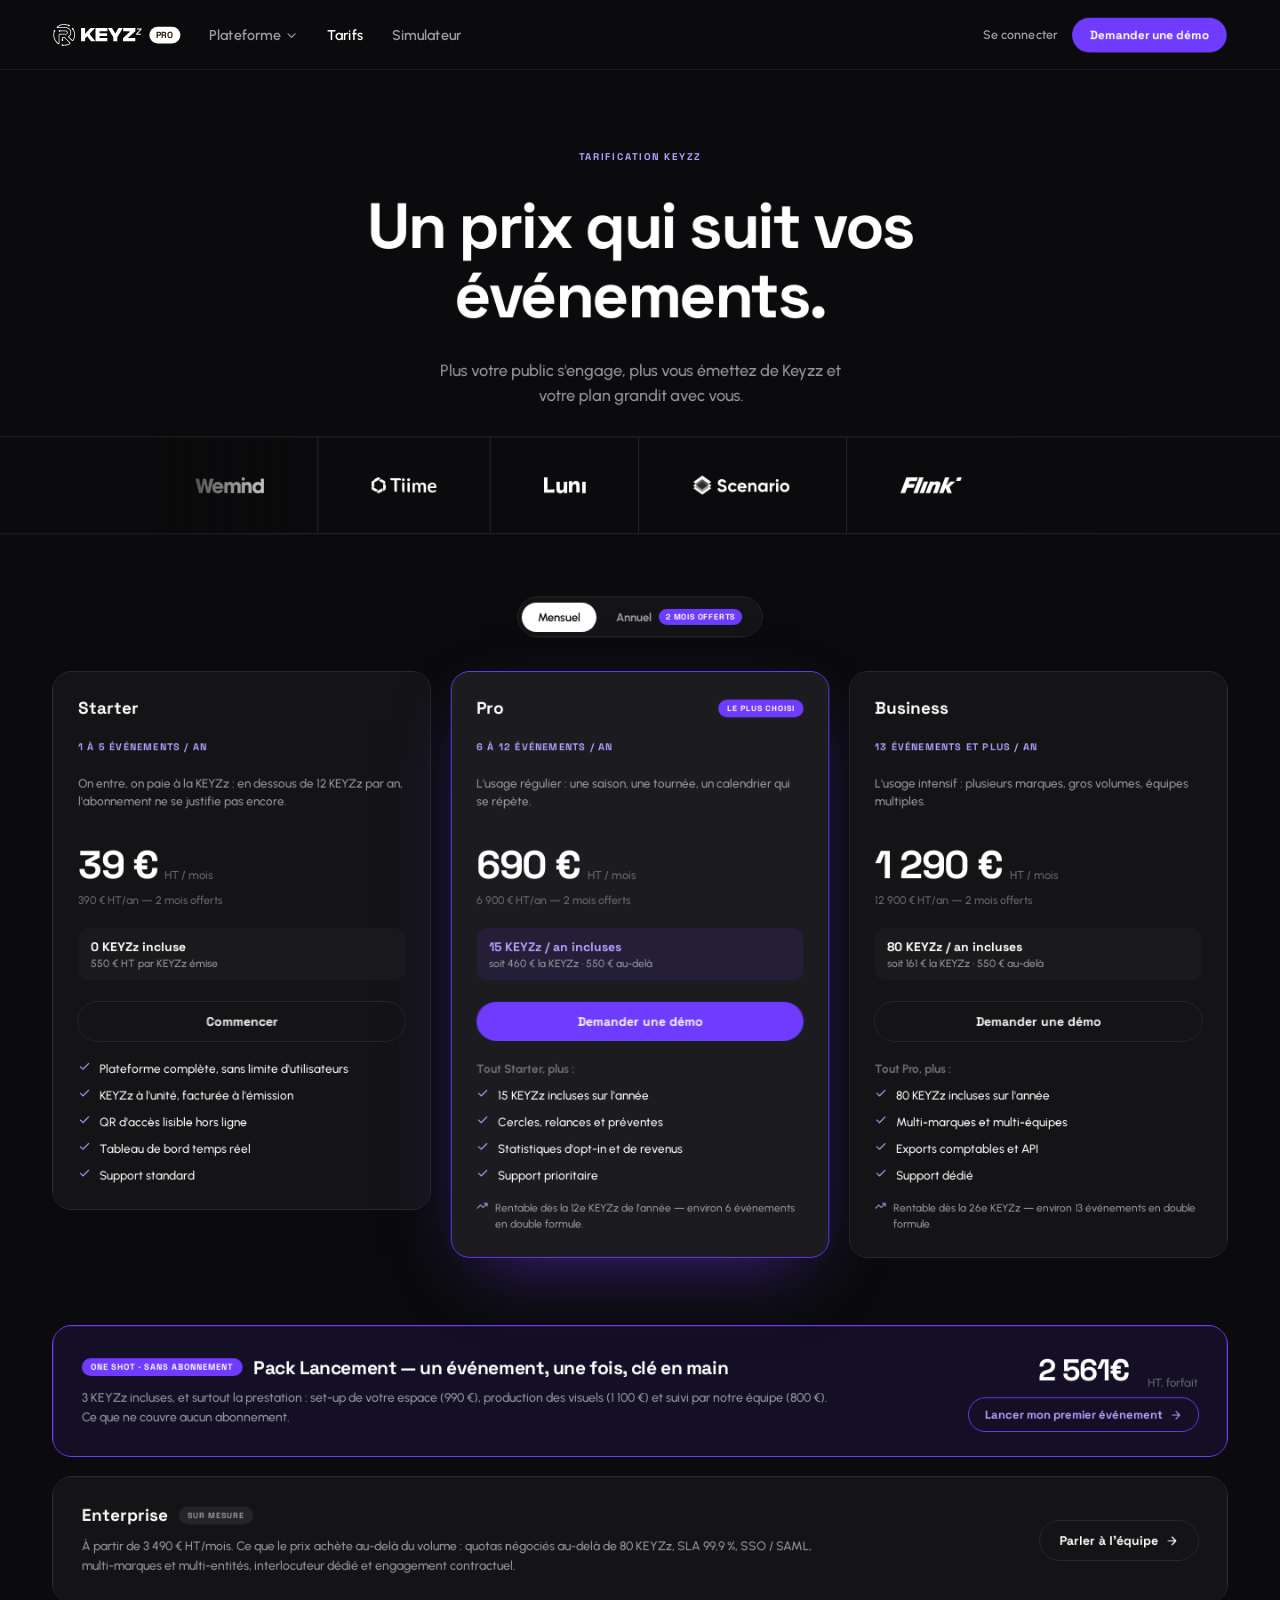
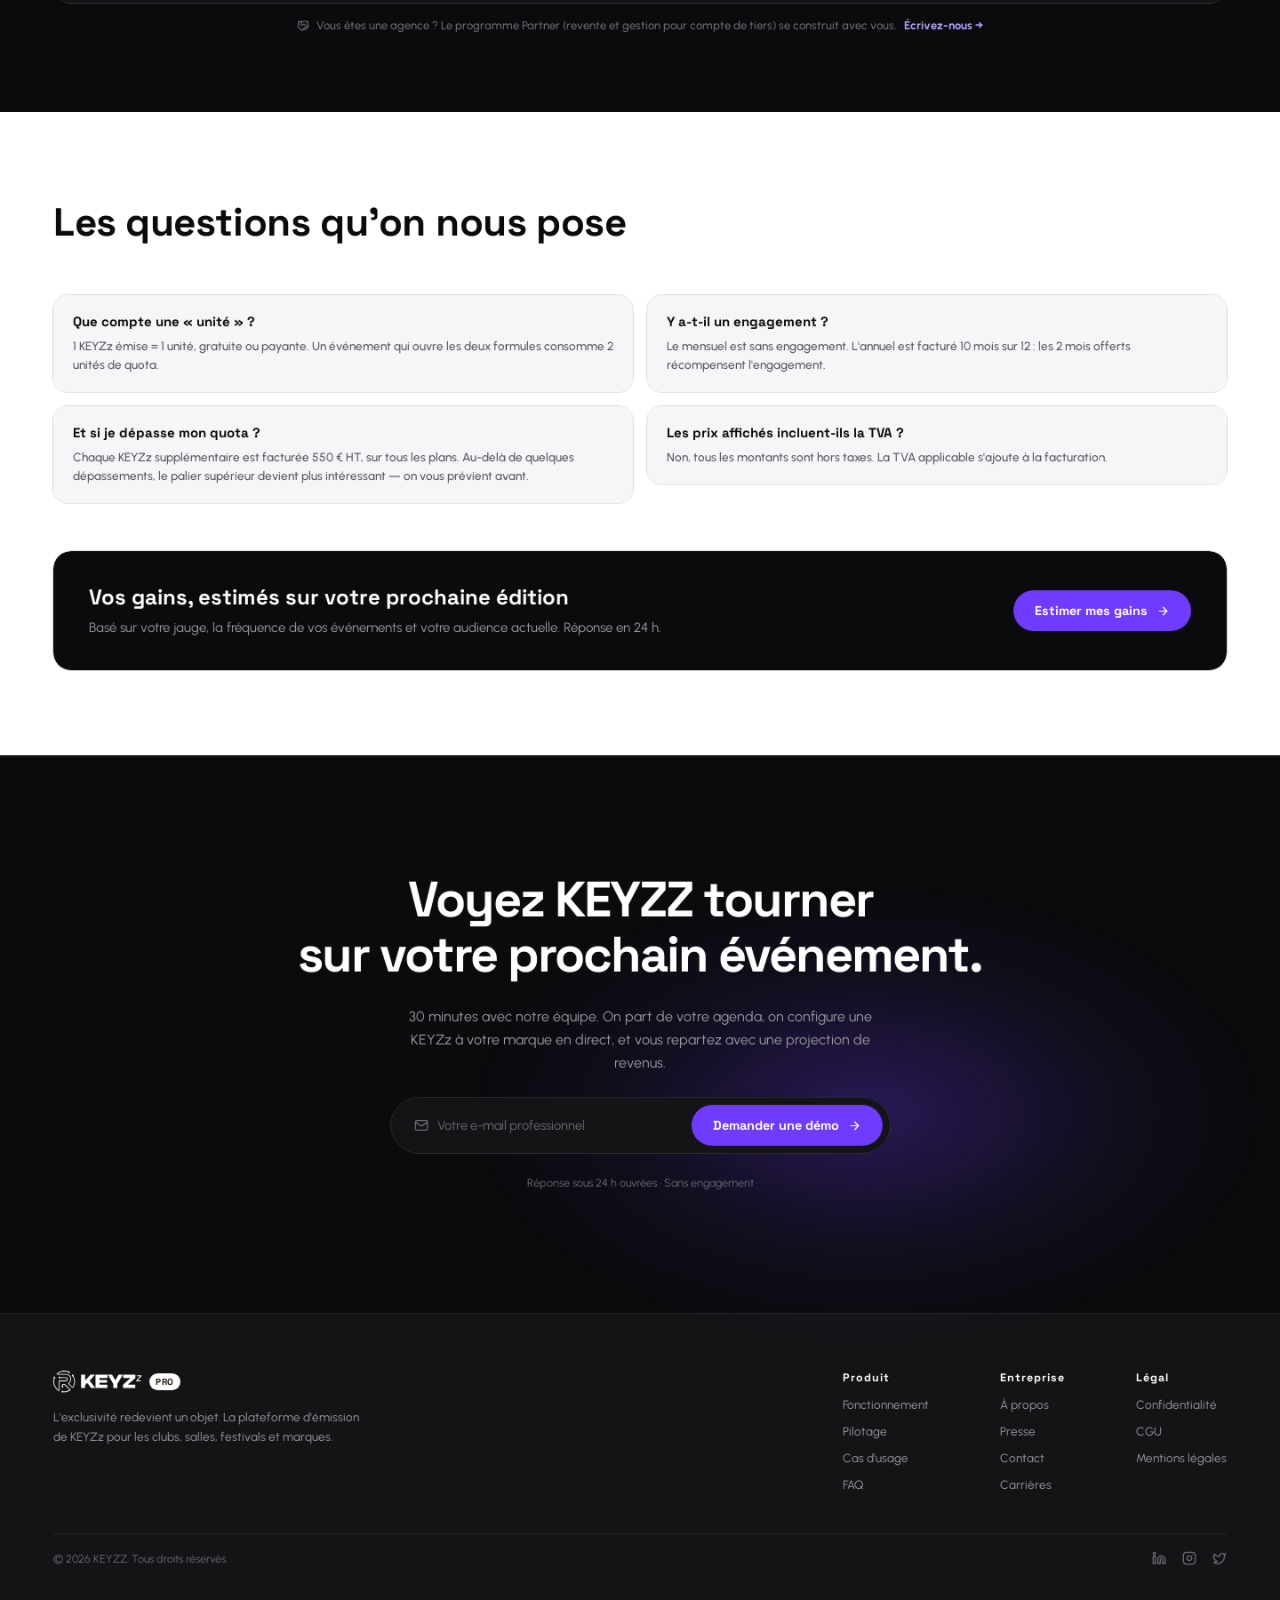
<file: pricing.html>
<!doctype html>
<html lang="fr">
  <head>
    <meta charset="utf-8" />
    <meta name="viewport" content="width=device-width, initial-scale=1" />
    <title>Tarifs — KEYZz Pro</title>
    <meta name="description" content="Des formules claires pour activer vos publics : découvrez les plans KEYZz Pro, le pack Lancement et les offres Enterprise." />
    <meta name="theme-color" content="#0B0B0D" />
    <link rel="canonical" href="https://keyzz.io/pricing" />
    <meta property="og:type" content="website" />
    <meta property="og:site_name" content="KEYZz Pro" />
    <meta property="og:title" content="Tarifs — KEYZz Pro" />
    <meta property="og:description" content="Des formules claires pour activer vos publics : découvrez les plans KEYZz Pro, le pack Lancement et les offres Enterprise." />
    <link rel="preconnect" href="https://fonts.googleapis.com" />
    <link rel="preconnect" href="https://fonts.gstatic.com" crossorigin />
    <link
      href="https://fonts.googleapis.com/css2?family=JetBrains+Mono%3Awght%40100..800&family=Space+Grotesk%3Awght%40300..700&family=Urbanist%3Awght%40100..900&display=swap"
      rel="stylesheet"
    />
    <link rel="stylesheet" href="assets/site.css" />
    <link rel="stylesheet" href="assets/mobile.css" />
    <link rel="stylesheet" href="assets/motion.css" />
    <script>document.documentElement.classList.add("kz-js");</script>
  </head>
  <body>
    <div id="stage">

    <div
      data-name="B2B — Page Tarifs"
      style="align-items: flex-start; background-color: #0B0B0D; box-sizing: border-box; display: flex; flex-direction: column; gap: 0px; height: fit-content; justify-content: flex-start; overflow: hidden; width: 1440px"
    >
      <div
        data-name="Nav"
        style="align-items: center; box-sizing: border-box; display: flex; flex-direction: row; flex-shrink: 0; gap: 32px; height: fit-content; justify-content: flex-start; padding: 20px 60px; width: 100%"
      >
        <a class="kz-link" href="index.html"><div
          data-name="Marque"
          style="align-items: center; box-sizing: border-box; display: flex; flex-direction: row; flex-shrink: 0; gap: 8px; height: fit-content; justify-content: flex-start; width: fit-content"
        >
          <div
            data-name="Logo"
            style="box-sizing: border-box; flex-shrink: 0; height: 25.4px; position: relative; width: 100px"
          >
            <svg
              data-name="Tracé 1"
              viewBox="0 0 114 29"
              preserveAspectRatio="none"
              xmlns="http://www.w3.org/2000/svg"
              style="box-sizing: border-box; height: 25.4px; left: 0px; overflow: visible; position: absolute; top: 0px; width: 100px; z-index: 0"
            >
              <path
                d="M54.1108 22.3087c-0.0184-5.7324-0.0184-11.4649-0.0184-17.19524 5.0817 0 10.1564 0 15.2401 0 0 1.40181 0 2.7775 0 4.16844-3.3427 0-6.6814 0-10.0295 0 0 0.894 0 1.7729 0 2.667 3.2104 0 6.4178 0 9.6348 0 0 1.1686 0 2.322 0 3.4907-3.2095 0-6.4169 0-9.6342 0 0 0.8941 0 1.7729 0 2.6671 3.3269 0 6.6524 0 9.9985 0 0 1.3985 0 2.7819 0 4.1836-5.0576 0.0184-10.1152 0.0184-15.1913 0.0184z"
                fill="#FFFFFF"
              ></path>
            </svg>
            <svg
              data-name="Tracé 2"
              viewBox="0 0 114 29"
              preserveAspectRatio="none"
              xmlns="http://www.w3.org/2000/svg"
              style="box-sizing: border-box; height: 25.4px; left: 0px; overflow: visible; position: absolute; top: 0px; width: 100px; z-index: 1"
            >
              <path
                d="M35.5435 5.63946c0.0193-0.17963 0.0386-0.34097 0.0594-0.51557 1.7017 0 3.4172 0 5.137 0 0 2.40314 0 4.81111 0 7.21861 0.2936 0.1111 0.446-0.1031 0.6098-0.2819 0.1955-0.2133 0.3788-0.4379 0.5762-0.6494 0.4468-0.4787 0.901-0.9504 1.3484-1.42853 0.4905-0.52415 0.977-1.05205 1.4647-1.57877 0.4789-0.51716 0.9574-1.03465 1.4356-1.55243 0.5218-0.56487 1.0424-1.1307 1.5659-1.69388 0.0245-0.02636 0.0725-0.04379 0.1096-0.04381 1.8889-0.00097 3.7777 0.00041 5.6666 0.00189 0.0051 0 0.0102 0.00518 0.0385 0.02044-0.1245 0.14562-0.2411 0.29284-0.369 0.4296-0.4338 0.46406-0.8737 0.92238-1.3072 1.38675-0.472 0.50569-0.9391 1.0159-1.4089 1.52374-0.483 0.52221-0.9667 1.04373-1.4497 1.5659-0.4698 0.5079-0.9404 1.0149-1.4079 1.5248-0.3693 0.4027-0.7346 0.8092-1.0924 1.2038 0.4849 0.6416 0.9533 1.2674 1.4284 1.8881 0.4913 0.6416 0.9916 1.2763 1.4836 1.9173 0.5417 0.7058 1.075 1.418 1.6183 2.1226 0.5947 0.7712 1.1971 1.5364 1.795 2.3052 0.3084 0.3965 0.6146 0.7948 0.9204 1.1934 0.0189 0.0247 0.0252 0.059 0.0258 0.1002-1.7642 0.0112-3.5168 0.0112-5.2908-0.0021-0.3834-0.4806-0.7487-0.9454-1.1066-1.4158-0.5147-0.6767-1.0224-1.3587-1.5362-2.0361-0.4951-0.6526-0.9936-1.3028-1.4918-1.953-0.2322-0.303-0.4641-0.6064-0.7029-0.9042-0.0898-0.112-0.3559-0.1483-0.4299-0.0692-0.2557 0.2738-0.506 0.5525-0.7638 0.8243-0.5446 0.5742-1.0951 1.1428-1.6358 1.7205-0.0618 0.066-0.1082 0.1755-0.1087 0.2652-0.0071 1.1938-0.0048 2.3877-0.0048 3.5816-0.6675 0-1.335 0-2.0275-0.016-0.9921-0.0184-1.9592-0.0199-2.9263-0.0248-0.0744-0.0004-0.1486-0.0245-0.223-0.0375 0-0.1968 0-0.3935 0.0161-0.6151 0.0184-0.0572 0.0228-0.0896 0.0229-0.122 0.0003-5.0305 0.0004-10.0609-0.0014-15.09135 0-0.05134-0.0245-0.10268-0.0376-0.15402 0-0.19672 0-0.39345 0-0.60847z"
                fill="#FFFFFF"
              ></path>
            </svg>
            <svg
              data-name="Tracé 3"
              viewBox="0 0 114 29"
              preserveAspectRatio="none"
              xmlns="http://www.w3.org/2000/svg"
              style="box-sizing: border-box; height: 25.4px; left: 0px; overflow: visible; position: absolute; top: 0px; width: 100px; z-index: 2"
            >
              <path
                d="M89.3644 22.3087c-0.0183-1.2662-0.0036-2.5327-0.0291-3.7983-0.0061-0.3004 0.1233-0.4698 0.3153-0.6379 0.1733-0.1518 0.3545-0.2947 0.5244-0.45 0.4954-0.4524 0.9851-0.9112 1.4806-1.3635 0.5324-0.4861 1.0689-0.9676 1.6037-1.4511 0.5348-0.4835 1.0697-0.9668 1.6042-1.4505 0.5442-0.4925 1.0879-0.9855 1.632-1.4781 0.5393-0.4882 1.0784-0.9765 1.6185-1.4637 0.0662-0.0597 0.1363-0.1153 0.2075-0.169 0.1747-0.13169 0.2685-0.2946 0.1946-0.5355-2.9617-0.01963-5.9381-0.03935-8.925-0.05915 0-1.42627 0-2.852 0-4.28836 5.2011 0 10.4029 0 15.6279 0 0 0.06604 0 0.13509 0 0.20413 0 1.2205-0.01 2.44115 0.008 3.66138 0.004 0.25578-0.097 0.41047-0.27 0.55842-0.302 0.25877-0.601 0.52018-0.899 0.78328-0.568 0.5017-1.135 1.0048-1.701 1.5087-0.265 0.2353-0.525 0.4753-0.789 0.7108-0.571 0.5084-1.144 1.0145-1.7148 1.5231-0.2691 0.2398-0.5339 0.4845-0.8028 0.7245-0.58 0.5177-1.1622 1.033-1.7419 1.5511-0.2832 0.2533-0.5626 0.5109-0.8443 0.766-0.1191 0.1079-0.2323 0.2241-0.3612 0.3189-0.18 0.1325-0.2246 0.3013-0.1751 0.5224 3.0358 0 6.0751 0 9.1341 0 0 1.4349 0 2.8553 0 4.294-5.2262 0.0184-10.4527 0.0184-15.6976 0.0184z"
                fill="#FFFFFF"
              ></path>
            </svg>
            <svg
              data-name="Tracé 4"
              viewBox="0 0 114 29"
              preserveAspectRatio="none"
              xmlns="http://www.w3.org/2000/svg"
              style="box-sizing: border-box; height: 25.4px; left: 0px; overflow: visible; position: absolute; top: 0px; width: 100px; z-index: 3"
            >
              <path
                d="M76.9039 22.3087c-0.0184-1.6423-0.0286-3.2847-0.0099-4.9268 0.0038-0.3337-0.0905-0.6045-0.2561-0.8763-0.562-0.9226-1.1175-1.849-1.6741-2.7748-0.5076-0.844-1.0153-1.6881-1.5197-2.534-0.4399-0.7378-0.8739-1.47911-1.3132-2.21719-0.3682-0.61844-0.7418-1.23362-1.1103-1.85183-0.3937-0.6603-0.7842-1.32247-1.1868-2.00205 1.8316 0 3.6423 0 5.4627 0 1.3181 2.27209 2.6419 4.55397 3.9739 6.84997-0.0069-0.0031 0.0037 0.0036 0.0152 0.0067 0.33 0.0882 0.4796-0.115 0.6193-0.3637 0.3955-0.7043 0.7988-1.4044 1.2041-2.1032 0.5131-0.88493 1.0329-1.76601 1.5465-2.65068 0.3168-0.54569 0.6255-1.09604 0.9437-1.64091 0.0289-0.04948 0.1002-0.10568 0.152-0.10584 1.782-0.00547 3.564-0.00456 5.3834-0.00456-0.1244 0.22044-0.2327 0.4225-0.3503 0.61899-0.4347 0.72627-0.8723 1.45081-1.3091 2.17579-0.5737 0.95199-1.1486 1.9032-1.7211 2.85591-0.449 0.747-0.8943 1.4961-1.3425 2.2436-0.5878 0.9803-1.1771 1.9597-1.7651 2.9398-0.1949 0.3249-0.3914 0.649-0.579 0.978-0.0318 0.0558-0.0304 0.1351-0.0305 0.2036-0.0015 1.7142-0.0011 3.4285-0.0011 5.1611-1.7045 0.0184-3.409 0.0184-5.132 0.0184z"
                fill="#FFFFFF"
              ></path>
            </svg>
            <svg
              data-name="Tracé 5"
              viewBox="0 0 114 29"
              preserveAspectRatio="none"
              xmlns="http://www.w3.org/2000/svg"
              style="box-sizing: border-box; height: 25.4px; left: 0px; overflow: visible; position: absolute; top: 0px; width: 100px; z-index: 4"
            >
              <path
                d="M110.302 8.21027c0.302-0.32422 0.594-0.63858 0.915-0.98356-1.372 0-2.7 0-4.03 0 0.064-0.43552 0.126-0.85563 0.189-1.28608 1.924 0 3.852 0 5.809 0-0.034 0.25642-0.065 0.51173-0.102 0.76626-0.013 0.0933-0.064 0.18725-0.055 0.27657 0.025 0.24864-0.142 0.38447-0.284 0.53531-0.51 0.5412-1.024 1.07854-1.534 1.62012-0.363 0.38521-0.72 0.77519-1.081 1.16251-0.378 0.4063-0.758 0.8103-1.135 1.2185-0.269 0.2918-0.532 0.5888-0.837 0.927 1.415 0 2.784 0 4.179 0-0.064 0.4451-0.121 0.8516-0.18 1.2642-1.98 0-3.954 0-5.939 0 0.046-0.3623 0.07-0.7288 0.148-1.0834 0.036-0.1662 0.155-0.3287 0.274-0.4593 0.447-0.493 0.911-0.9704 1.365-1.4571 0.511-0.5469 1.018-1.09657 1.525-1.64698 0.257-0.27919 0.509-0.56266 0.773-0.85405z"
                fill="#FFFFFF"
              ></path>
            </svg>
            <svg
              data-name="Tracé 6"
              viewBox="0 0 114 29"
              preserveAspectRatio="none"
              xmlns="http://www.w3.org/2000/svg"
              style="box-sizing: border-box; height: 25.4px; left: 0px; overflow: visible; position: absolute; top: 0px; width: 100px; z-index: 5"
            >
              <path
                d="M4.9515 5.08811c-0.51397 0.01596-0.90257-0.58851-0.64313-1.06899 0.14604-0.27048 0.37944-0.52139 0.63026-0.70248 0.73732-0.53233 1.47277-1.0802 2.26638-1.51788 0.74829-0.41268 1.55997-0.7182 2.36171-1.02375 0.63038-0.24023 1.27938-0.4465 1.93648-0.59632 0.4732-0.10791 0.9729-0.10472 1.4616-0.13852 0.3388-0.02343 0.6815-0.05679 1.0182-0.03059 0.7102 0.05525 1.4239 0.11039 2.1244 0.23279 0.8037 0.14045 1.5951 0.35207 2.3905 0.53822 0.0679 0.01588 0.1314 0.02687 0.1969 0.05913 0.2479 0.12211 0.4382 0.21381 0.7403 0.09656 0.8424-0.327 1.577 0.07748 1.7166 0.90438 0.1073 0.31093-0.2256 0.94469-0.5727 1.12985-0.5885 0.31393-1.2735 0.12466-1.6091-0.44502-0.0162-0.02744-0.0829-0.11273-0.082-0.1409 0.0172-0.52694-0.3865-0.50562-0.7186-0.63639-0.2899-0.11413-0.5957-0.19893-0.902-0.25825-0.8449-0.16365-1.7019-0.28809-2.5956-0.45712-0.5553 0-0.969-0.00511-1.5448 0.03219-0.5136 0.08619-1.0239 0.13579-1.5372 0.2235-0.3021 0.05162-0.6084 0.08837-0.9042 0.16489-0.89787 0.23224-1.74509 0.58838-2.57687 1.00347-0.85876 0.42855-1.65543 0.94054-2.41298 1.52137-0.05639 0.04324-0.08583 0.12162-0.09896 0.21254 0.10416 0.01848 0.17948 0.00809 0.2548-0.00231 0.01181-0.00082 0.02362-0.00165 0.08302-0.00142 0.77538 0.00019 1.50318-0.00068 2.23097-0.00154 0.01183 0.00012 0.24943-0.01902 0.29876 0-0.06276-0.00004 0.10027 0.02802 0 0 2.49256 0.00139 5.03456 0.00319 7.52706 0 0.0906-0.00012 0.1317 0.02471 0.2222 0.00422 0.6336 0.10557 1.2721 0.18846 1.8987 0.32587 0.3341 0.07326 0.6491 0.23669 0.97 0.36638 1.4591 0.58983 2.4466 1.65772 3.1203 3.05515 0.5921 1.22807 0.7407 2.53836 0.6271 3.86196-0.1072 1.2488-0.5374 2.4093-1.412 3.3559-0.4098 0.4434-0.8357 0.8718-1.2778 1.3314 0.3498 0.362 0.7332 0.7649 1.1235 1.1611 0.4778 0.485 0.962 0.9636 1.4422 1.4463 0.5152 0.5178 1.0244 1.0417 1.5451 1.5539 0.3347 0.3291 0.5025 0.2818 0.7194-0.133 0.2196-0.4198 0.4944-0.8119 0.6974-1.2388 0.2024-0.4255 0.3735-0.8708 0.5073-1.3225 0.1564-0.528 0.2675-1.0702 0.3796-1.6101 0.0853-0.4103 0.1598-0.8245 0.2071-1.2406 0.1332-1.172 0.0186-2.338-0.1523-3.4961-0.0814-0.5521-0.1874-1.1142-0.3853-1.63246-0.3106-0.81324-0.6955-1.59953-1.081-2.38144-0.0706-0.14327-0.2837-0.27634-0.4484-0.30184-0.4782-0.07403-0.8305-0.31363-0.9298-0.78347-0.0948-0.44885-0.0123-1.00027 0.4559-1.30034 0.3857-0.24716 0.7718-0.24909 1.1201-0.03529 0.3392 0.20825 0.6262 0.4903 0.6089 0.97779-0.011 0.31081-0.1532 0.62006 0.0293 0.95096 0.3045 0.55206 0.5691 1.12815 0.8197 1.70743 0.3994 0.92302 0.6543 1.89016 0.8141 2.88296 0.1579 0.981 0.2035 1.9618 0.1429 2.9578-0.0423 0.6954-0.1356 1.3732-0.2456 2.0596-0.1373 0.8571-0.429 1.6534-0.7487 2.44-0.2909 0.7158-0.6595 1.4026-1.0283 2.0834-0.4077 0.7526-1.4221 0.8527-1.9909 0.2889-1.3386-1.3269-2.6655-2.6654-3.9974-3.999-0.2535-0.2539-0.5096-0.5053-0.7613-0.7612-0.2369-0.2408-0.1579-0.7089 0.1677-0.9089 0.937-0.5757 1.6585-1.3574 2.1657-2.3232 0.337-0.6417 0.5162-1.3439 0.5612-2.0707 0.0751-1.2104-0.2093-2.35404-0.736-3.42997-0.319-0.65182-0.7676-1.23853-1.3729-1.6501-0.6737-0.45809-1.3736-0.89779-2.2032-1.02778-0.5358-0.08396-1.0771-0.13246-1.6645-0.21583-0.1758-0.02786-0.3032-0.04446-0.4305-0.04451-3.5064-0.00146-7.01287-0.00124-10.5193-0.0013z"
                fill="#FFFFFF"
              ></path>
            </svg>
            <svg
              data-name="Tracé 7"
              viewBox="0 0 114 29"
              preserveAspectRatio="none"
              xmlns="http://www.w3.org/2000/svg"
              style="box-sizing: border-box; height: 25.4px; left: 0px; overflow: visible; position: absolute; top: 0px; width: 100px; z-index: 6"
            >
              <path
                d="M7.78751 25.2394c-0.3117 0.697-0.85848 0.8193-1.4972 0.3345-0.42178-0.3202-0.86489-0.6164-1.25953-0.9671-0.57804-0.5137-1.16001-1.0326-1.66843-1.6123-0.51491-0.5871-1.00119-1.2168-1.39258-1.8902-0.44317-0.7625-0.78683-1.586-1.13467-2.3996-0.19094-0.4467-0.34295-0.9194-0.43846-1.3952-0.14621-0.7285-0.24196-1.4681-0.33253-2.2063-0.05055-0.4119-0.0659-0.8306-0.06395-1.2461 0.00271-0.5764-0.01235-1.1597 0.07007-1.7271 0.09402-0.6472 0.28723-1.2799 0.43643-1.9191 0.07387-0.31653 0.11859-0.59456-0.05919-0.93495-0.31443-0.60202 0.1498-1.37044 0.79599-1.47904 0.46986-0.07897 0.87983 0.0538 1.18934 0.45878 0.30309 0.39659 0.25983 1.20661-0.19956 1.52272-0.155 0.10667-0.38506 0.13538-0.49449 0.26989-0.1685 0.2072-0.27557 0.4694-0.38262 0.7194-0.05257 0.1228-0.02344 0.2793-0.0709 0.4057-0.24986 0.6655-0.19076 1.3674-0.26108 2.0541-0.1374 1.3416 0.03574 2.6625 0.35138 3.9557 0.18252 0.7478 0.50051 1.4682 0.81214 2.177 0.26673 0.6066 0.58283 1.1965 0.93082 1.7607 0.25379 0.4114 0.57339 0.7889 0.90219 1.146 0.5056 0.5492 1.02836 1.085 1.57556 1.5923 0.27552 0.2554 0.6198 0.4371 0.93523 0.6488 0.10425 0.0699 0.21555 0.1294 0.35075 0.2097 0-0.1199 0-0.2318 0-0.3438 0.0001-3.6249 0.00016-7.2499 0.00035-10.8748 0.00002-0.4876 0.32373-0.8158 0.80657-0.8162 0.72474-0.0007 1.44949 0.0001 2.17424 0 0.53102 0 1.06212-0.0004 1.65202 0.0008 1.2835 0.0008 2.5079 0 3.7324-0.0007 0.5199 0.0264 1.0302-0.0345 1.4964-0.2699 0.629-0.3176 1.0804-1.2826 0.6187-2.0968-0.304-0.53601-0.7678-0.80629-1.3957-0.93398-0.1604-0.02938-0.2768-0.04538-0.3931-0.04547-1.9995-0.00158-3.9989-0.0012-5.99833-0.00121-0.17107 0-0.34216 0.00197-0.51321-0.00003-0.14615-0.0017 0 0-0.18411 0.1296-0.09655 0.16092-0.10457 0.14032-0.16696 0.20634-0.46715 0.49425-0.93506 0.44175-1.28001 0.28011-0.49601-0.23237-0.69301-0.68793-0.60813-1.28431 0.08559-0.60133 0.62376-0.94195 1.23964-0.84695 0.35895 0.05536 0.61901 0.19498 0.82003 0.54629 0.07905 0.04877 0.13153 0.06352 0.18403 0.06358 2.17455 0.00258 4.34915 0.00451 6.52375 0.0026 0.079-0.00007 0.1606 0.02107 0.2395 0 0.9168 0.06834 1.7398 0.32851 2.233 1.11581 0.3654 0.58322 0.6644 1.22242 0.4302 2.00662-0.2536 0.8497-0.702 1.4836-1.4951 1.8583-0.2145 0.1013-0.4693 0.1174-0.7642 0.1706-2.7367-0.0009-5.4147-0.0007-8.0927 0.0041-0.09689 0.0001-0.19371 0.0449-0.29056 0.0688-0.00091 0.151-0.00181 0.302-0.02117 0.5012-0.02743 0.1753-0.04418 0.3025-0.04423 0.4297-0.00142 3.3644-0.00117 6.7287-0.00098 10.0931 0.00001 0.1861 0.00192 0.3722 0.00295 0.5583z"
                fill="#FFFFFF"
              ></path>
            </svg>
            <svg
              data-name="Tracé 8"
              viewBox="0 0 114 29"
              preserveAspectRatio="none"
              xmlns="http://www.w3.org/2000/svg"
              style="box-sizing: border-box; height: 25.4px; left: 0px; overflow: visible; position: absolute; top: 0px; width: 100px; z-index: 7"
            >
              <path
                d="M11.1329 17.7706c0.0431-0.4042 0.2331-0.6837 0.707-0.7707 0.8312-0.0026 1.6077-0.0031 2.3842-0.0036 0.2861-0.0235 0.5079 0.0813 0.7124 0.2886 0.8329 0.8445 1.6804 1.6746 2.519 2.5134 0.4808 0.4808 0.9529 0.9703 1.4325 1.4523 0.909 0.9134 1.8247 1.8204 2.7298 2.7377 0.5686 0.5763 0.3884 1.2361-0.1276 1.576-0.6529 0.4301-1.3721 0.7667-2.084 1.0977-0.5289 0.2459-1.0803 0.4614-1.6426 0.613-0.6659 0.1796-1.3492 0.3217-2.0341 0.3968-0.8369 0.0917-1.6841 0.1382-2.5253 0.1218-0.4096-0.008-0.7247 0.0947-1.088 0.2604-0.6385 0.2911-1.5136-0.0167-1.5751-0.8878-0.0385-0.5446 0.1967-0.8904 0.6046-1.175 0.3716-0.2593 1.0977-0.1076 1.3807 0.3733 0.2414 0.4103 0.5898 0.4859 0.9724 0.4698 0.7543-0.0319 1.5135-0.0701 2.2577-0.1877 0.8165-0.1292 1.6333-0.3023 2.4225-0.5454 0.85-0.262 1.6548-0.6544 2.3998-1.1537 0.1203-0.0806 0.2487-0.1492 0.3955-0.2366-1.8034-1.8012-3.5808-3.5795-5.3624-5.3537-0.4673-0.4653-0.9474-0.9178-1.4502-1.4133-0.6251-0.0406-1.2216-0.0454-1.8181-0.0447-0.0398 0-0.0795 0.0412-0.1193 0.0633-0.0157 0.5387-0.0367 1.0775-0.0403 1.6163-0.0005 0.0673 0.078 0.1527 0.1419 0.1999 0.3707 0.2735 0.5054 0.6812 0.4674 1.0896-0.0216 0.2333-0.2475 0.4811-0.4406 0.6574-0.3394 0.3098-0.7415 0.3921-1.181 0.1653-0.4049-0.2089-0.6157-0.5024-0.6317-0.9805-0.014-0.4162 0.1819-0.6993 0.4637-0.9989 0.0925-0.101 0.1805-0.1857 0.1855-0.275 0.0176-0.3168 0.0149-0.6355 0.0044-0.953-0.0078-0.2381-0.0396-0.4754-0.0607-0.713z"
                fill="#FFFFFF"
              ></path>
            </svg>
          </div>
          <div
            data-name="Badge"
            style="align-items: center; background-color: #FFFFFF; border-radius: 999px; box-sizing: border-box; display: flex; flex-direction: row; flex-shrink: 0; gap: 0px; height: fit-content; justify-content: center; padding: 3px 7px; width: fit-content"
          >
            <div
              data-name="Libellé"
              style='box-sizing: border-box; color: #241A04; font-family: "Space Grotesk", system-ui, sans-serif; font-size: 10px; font-style: normal; font-weight: 700; letter-spacing: 0.6px; line-height: normal; text-align: left; white-space: nowrap'
            >
              PRO
            </div>
          </div>
        </div></a>
        <div
          data-name="Liens"
          style="align-items: center; box-sizing: border-box; display: flex; flex-direction: row; flex: 1 1 0; gap: 32px; height: fit-content; justify-content: flex-start"
        >
          <div
            data-name="Lien Produit"
            style="align-items: center; box-sizing: border-box; display: flex; flex-direction: row; flex-shrink: 0; gap: 4px; height: fit-content; justify-content: flex-start; width: fit-content"
          >
            <a class="kz-link" href="index.html"><div
              data-name="Produit"
              style="box-sizing: border-box; color: #9A9AA1; font-family: Urbanist, system-ui, sans-serif; font-size: 16px; font-style: normal; font-weight: 600; letter-spacing: 0px; line-height: normal; text-align: left; white-space: nowrap"
            >
              Plateforme
            </div></a>
            <svg
              data-name="Chevron bas"
              viewBox="0 0 13.99993896484375 14"
              preserveAspectRatio="xMidYMid meet"
              xmlns="http://www.w3.org/2000/svg"
              style="box-sizing: border-box; flex-shrink: 0; height: 16px; width: 16px"
            >
              <path
                d="M3.34619 4.68945q-0.25293 0.08545-0.37939 0.30762-0.04102 0.08545-0.04102 0.25293 0 0.16748 0.04785 0.25977 0.05127 0.08887 1.8628 1.9038 1.81494 1.81152 1.9038 1.8628 0.09229 0.04785 0.25977 0.04785 0.16748 0 0.25635-0.04785 0.09229-0.05127 1.90381-1.8628 1.81494-1.81494 1.86279-1.9038 0.05127-0.09229 0.05127-0.25977 0-0.16748-0.04102-0.25293-0.09912-0.16748-0.28027-0.2666-0.05811-0.02734-0.09912-0.04102-0.04102-0.01367-0.15381-0.01367-0.11279 0-0.15381 0.01367-0.04101 0.01367-0.11279 0.04102-0.09912 0.05811-1.66455 1.62695l-1.56885 1.56543-2.82666-2.81299q-0.31104-0.29395-0.42041-0.37939-0.08545-0.05469-0.19824-0.05469l-0.02735 0q-0.14014 0-0.18115 0.01367z"
                fill="#9A9AA1"
              ></path>
            </svg>
          </div>
          <a class="kz-link" href="pricing.html"><div
            data-name="FAQ"
            style="box-sizing: border-box; color: #9A9AA1; font-family: Urbanist, system-ui, sans-serif; font-size: 16px; font-style: normal; font-weight: 600; letter-spacing: 0px; line-height: normal; text-align: left; white-space: nowrap"
          >
            Tarifs
          </div></a>
          <a class="kz-link" href="simulator.html"><div
            data-name="FAQ"
            style="box-sizing: border-box; color: #9A9AA1; font-family: Urbanist, system-ui, sans-serif; font-size: 16px; font-style: normal; font-weight: 600; letter-spacing: 0px; line-height: normal; text-align: left; white-space: nowrap"
          >
            Simulateur
          </div></a>
        </div>
        <div
          data-name="Actions"
          style="align-items: center; box-sizing: border-box; display: flex; flex-direction: row; flex-shrink: 0; gap: 16px; height: fit-content; justify-content: flex-start; width: fit-content"
        >
          <div
            data-name="Connexion"
            style="box-sizing: border-box; color: #9A9AA1; font-family: Urbanist, system-ui, sans-serif; font-size: 14px; font-style: normal; font-weight: 600; letter-spacing: 0px; line-height: normal; text-align: left; white-space: nowrap"
          >
            Se connecter
          </div>
          <div
            data-name="Bouton démo"
            style="align-items: center; background-color: #6E3BFF; border-radius: 999px; box-sizing: border-box; display: flex; flex-direction: row; flex-shrink: 0; gap: 8px; height: fit-content; justify-content: flex-start; padding: 11px 20px; width: fit-content"
          >
            <div
              data-name="Libellé"
              style='box-sizing: border-box; color: #FFFFFF; font-family: "Space Grotesk", system-ui, sans-serif; font-size: 13.5px; font-style: normal; font-weight: 700; letter-spacing: 0px; line-height: normal; text-align: left; white-space: nowrap'
            >
              Demander une démo
            </div>
          </div>
        </div>
      </div>
      <div
        data-name="En-tête tarifs"
        style="align-items: center; box-sizing: border-box; display: flex; flex-direction: column; flex-shrink: 0; gap: 32px; height: fit-content; justify-content: flex-start; padding: 90px 0px 40px 0px; width: 100%"
      >
        <div
          data-name="Eyebrow"
          style='box-sizing: border-box; color: #B4A2FF; font-family: "Space Grotesk", system-ui, sans-serif; font-size: 11px; font-style: normal; font-weight: 700; letter-spacing: 2px; line-height: normal; text-align: left; white-space: nowrap'
        >
          TARIFICATION KEYZZ
        </div>
        <div
          data-name="Titre"
          style='box-sizing: border-box; color: #FFFFFF; font-family: "Space Grotesk", system-ui, sans-serif; font-size: 72px; font-style: normal; font-weight: 700; letter-spacing: -2.5px; line-height: 78px; text-align: center; width: 946px'
        >
          Un prix qui suit vos événements.
        </div>
        <div
          data-name="Sous-titre"
          style="box-sizing: border-box; color: #9A9AA1; font-family: Urbanist, system-ui, sans-serif; font-size: 18px; font-style: normal; font-weight: 500; letter-spacing: 0px; line-height: 28px; text-align: center; width: 489px"
        >
          Plus votre public s'engage, plus vous émettez de Keyzz et votre plan grandit avec vous.
        </div>
        <div
      data-name="Bandeau logos"
      style="align-items: center; background-color: #00000000; border-color: #2A2A2E; border-style: solid; border-width: 1px 0px 1px 0px; box-sizing: border-box; display: flex; flex-direction: row; flex-shrink: 0; gap: 60px; height: 110px; justify-content: center; margin: -0.5px 0px -0.5px 0px; overflow: hidden; padding: 0px 60px; position: relative; width: 1440px"
    >
      <div
        data-name="Logo TheFork"
        style="background-image: url('assets/img-9907306d4a6b.png'); background-position: center; background-repeat: no-repeat; background-size: contain; box-sizing: border-box; flex-shrink: 0; height: 19.835px; position: relative; width: 99.176px; z-index: 0"
      ></div>
      <div
        style="background-color: #2A2A2E; box-sizing: border-box; flex-shrink: 0; height: 100%; position: relative; width: 1px; z-index: 1"
      ></div>
      <div
        data-name="Logo Wemind"
        style="background-image: url('assets/img-d141cd8c249b.png'); background-position: center; background-repeat: no-repeat; background-size: contain; box-sizing: border-box; flex-shrink: 0; height: 17.71px; position: relative; width: 76.532px; z-index: 2"
      ></div>
      <div
        style="background-color: #2A2A2E; box-sizing: border-box; flex-shrink: 0; height: 100%; position: relative; width: 1px; z-index: 3"
      ></div>
      <div
        data-name="Frame 6193"
        style="box-sizing: border-box; flex-shrink: 0; height: 17.71px; position: relative; width: 72.919px; z-index: 4"
      >
        <div
          data-name="Group"
          style="box-sizing: border-box; height: 15.802px; left: 20.889px; position: absolute; top: 0.959px; width: 52.03px; z-index: 0"
        >
          <svg
            data-name="Vector"
            viewBox="0 0 273.70001220703125 346.9000244140625"
            preserveAspectRatio="none"
            xmlns="http://www.w3.org/2000/svg"
            style="box-sizing: border-box; height: 15.247px; left: 0px; overflow: visible; position: absolute; top: 0.392px; width: 12.029px; z-index: 0"
          >
            <path
              d="M273.70001 29.5l0 23.5-104.40002 0 0 293.90002-35 0c-16.30001 0-29.5-13.20001-29.5-29.5l0-264.40002-75.29999 0c-16.3 0-29.5-13.2-29.5-29.5l0-23.5 244.20001 0c16.29999 0 29.5 13.2 29.5 29.5z"
              fill="#ffffffff"
            ></path>
          </svg>
          <svg
            data-name="Vector"
            viewBox="-0.00000286102294921875 0.0000095367431640625 75.7999906539917 355.7000026702881"
            preserveAspectRatio="none"
            xmlns="http://www.w3.org/2000/svg"
            style="box-sizing: border-box; height: 15.633px; left: 13.56px; overflow: visible; position: absolute; top: 0px; width: 3.331px; z-index: 1"
          >
            <path
              d="M75.79999 37.9c0 5.1-0.99998 9.89999-3.09998 14.4-2.1 4.5-4.79999 8.4-8.29999 11.8-3.5 3.4-7.50004 6-12.10003 8-4.6 2-9.59996 3-14.89997 3-5.3 0-10-1-14.5-3-4.5-2-8.50002-4.7-11.90002-8-3.4-3.3-6-7.3-8-11.8-2-4.5-3-9.3-3-14.4 0-5.1 1-10.20001 3-14.90001 2-4.6 4.7-8.59999 8-11.99999 3.3-3.4 7.30002-6 11.90002-8 4.6-2 9.4-3 14.5-3 5.1 0 10.19996 1 14.89997 3 4.7 2 8.70003 4.7 12.10003 8 3.4 3.3 6.19999 7.39999 8.29999 11.99999 2.1 4.6 3.09998 9.60001 3.09998 14.90001z m-8.89997 101.20001l0 216.6-29.70001 0c-16.3 0-29.5-13.20001-29.5-29.5l0-216.60001 29.70001 0c16.3 0 29.5 13.2 29.5 29.50001z"
              fill="#ffffffff"
            ></path>
          </svg>
          <svg
            data-name="Vector"
            viewBox="-0.00000286102294921875 0.0000095367431640625 75.7999906539917 355.7000026702881"
            preserveAspectRatio="none"
            xmlns="http://www.w3.org/2000/svg"
            style="box-sizing: border-box; height: 15.633px; left: 19.317px; overflow: visible; position: absolute; top: 0px; width: 3.331px; z-index: 2"
          >
            <path
              d="M75.79999 37.9c0 5.1-0.99998 9.89999-3.09998 14.4-2.1 4.5-4.79999 8.4-8.29999 11.8-3.5 3.4-7.50004 6-12.10003 8-4.6 2-9.59996 3-14.89997 3-5.3 0-10-1-14.5-3-4.5-2-8.50002-4.7-11.90002-8-3.4-3.3-6-7.3-8-11.8-2-4.5-3-9.3-3-14.4 0-5.1 1-10.20001 3-14.90001 2-4.6 4.7-8.59999 8-11.99999 3.3-3.4 7.30002-6 11.90002-8 4.6-2 9.4-3 14.5-3 5.1 0 10.19996 1 14.89997 3 4.7 2 8.70003 4.7 12.10003 8 3.4 3.3 6.19999 7.39999 8.29999 11.99999 2.1 4.6 3.09998 9.60001 3.09998 14.90001z m-8.89997 101.20001l0 216.6-29.70001 0c-16.3 0-29.5-13.20001-29.5-29.5l0-216.60001 29.70001 0c16.3 0 29.5 13.2 29.5 29.50001z"
              fill="#ffffffff"
            ></path>
          </svg>
          <svg
            data-name="Vector"
            viewBox="-0.0000152587890625 -0.00000667572021484375 345.80006408691406 250.09998226165771"
            preserveAspectRatio="none"
            xmlns="http://www.w3.org/2000/svg"
            style="box-sizing: border-box; height: 10.992px; left: 25.067px; overflow: visible; position: absolute; top: 4.654px; width: 15.198px; z-index: 3"
          >
            <path
              d="M0.20007 220.3l0-216.6 26.29993 0.19999c15.9 0.1 28.80003 13.00001 28.90002 28.90001 4.3-4.8 8.79997-9.20001 13.59998-13.20001 4.7-4 9.79997-7.39999 15.09998-10.29999 5.3-2.9 11.10005-5.2 17.30004-6.8 6.2-1.6 12.90005-2.5 20.30005-2.5 15.5 0 28.29993 4.19999 38.29993 12.59999 10 8.4 17.50003 19.6 22.40002 33.5 3.80001-8.2 8.60003-15.1 14.40003-21 5.8-5.8 12.10002-10.59999 18.90002-14.29999 6.9-3.7 14.19991-6.40001 21.89991-8.20001 7.8-1.8 15.60002-2.59999 23.40002-2.59999 13.60001 0 25.70007 2.1 36.20007 6.2 10.60001 4.2 19.39997 10.2 26.59998 18.19999 7.20001 8 12.70001 17.8 16.40002 29.30001 3.79999 11.5 5.59998 24.7 5.59998 39.6l0 156.69998-59.30005 0 0-156.69998c0-15.7-3.39993-27.49999-10.29993-35.39999-6.89999-7.9-17.00006-11.90002-30.20007-11.90003-13.2 0-11.70003 1.00001-16.90002 3.10001-5.2 2.1-9.79996 5.1-13.69996 9-3.89999 3.9-6.99995 8.80002-9.19995 14.80002-2.19999 5.9-3.40002 12.7-3.40002 20.39999l0 156.69998-30 0c-16.3 0-29.5-13.19999-29.5-29.5l0-127.09997c0-16.5-3.3-28.5-10-36-6.7-7.5-16.40003-11.30002-29.40003-11.30002-13 0-16.40002 2.09999-23.90002 6.39999-7.4 4.2-14.39992 10.00002-20.79993 17.40003l0 180.19998-29.70007 0c-16.3 0-29.5-13.2-29.5-29.5l0.20007-0.29999z"
              fill="#ffffffff"
            ></path>
          </svg>
          <svg
            data-name="Vector"
            viewBox="-9.5367431640625e-7 -0.00001640617847442627 225.19995212554932 253.80000419914722"
            preserveAspectRatio="none"
            xmlns="http://www.w3.org/2000/svg"
            style="box-sizing: border-box; height: 11.155px; left: 42.133px; overflow: visible; position: absolute; top: 4.648px; width: 9.898px; z-index: 4"
          >
            <path
              d="M118.69995 0c15.5 0 29.80005 2.50001 42.80005 7.40001 13 5 24.29996 12.2 33.69995 21.7 9.4 9.5 16.79997 21.19999 22.09998 34.99998 5.3 13.8 7.90002 29.60002 7.90002 47.40003 0 17.8-0.19998 8.19998-0.59997 11.19998-0.4 3-1.09995 5.3-2.19996 7-1.1 1.69999-2.40007 2.90001-4.20007 3.6-1.8 0.7-3.99995 1.10001-6.69995 1.10001l-152.09998 0c1.8 25.3 8.5999 43.79999 20.39991 55.69998 11.8 11.8 27.5 17.80002 47 17.80002 19.5 0 17.90005-1.09999 24.80005-3.39999 7-2.2 12.99995-4.70003 18.19995-7.40003 1.39999-0.7 3.69999-2 6.5-3.5 12.8-6.89999 28.69999-3.5 37.5 8l9.10009 11.90003c-6.6 7.69999-13.9001 14.09999-22.10009 19.29998-8.2 5.2-16.69998 9.4-25.59998 12.5-8.89999 3.10001-17.89998 5.30001-27.09997 6.60001-9.2 1.3-18.10006 1.89999-26.80005 1.89999-17.1 0-32.99993-2.8-47.79993-8.5-14.8-5.69999-27.50002-14.1-38.40002-25.20001-10.9-11.10001-19.39995-24.89999-25.69996-41.29999-6.2-16.39999-9.40002-35.39999-9.40002-57 0-21.6 2.69995-32.59999 8.19995-47.39999 5.4-14.8 13.20002-27.7 23.40003-38.60001 10.2-10.9 22.59995-19.6 37.19995-26 14.6-6.4 31.20009-9.60001 49.60009-9.6l0.29993-0.2z m1.20007 42.40001c-17.3 0-30.80009 4.90001-40.60009 14.6-9.8 9.8-15.99995 23.6-18.69995 41.50001l111.30004-0.00001c0-7.7-1.00009-14.90001-3.10009-21.70001-2.10001-6.8-5.29998-12.8-9.59998-17.89999-4.3-5.1-9.79993-9.10001-16.29993-12.10001-6.6-3-14.19999-4.39999-23-4.39999z"
              fill="#ffffffff"
            ></path>
          </svg>
        </div>
        <div
          data-name="Group"
          style="box-sizing: border-box; height: 17.712px; left: -0.001px; position: absolute; top: -0.001px; width: 15.775px; z-index: 1"
        >
          <svg
            data-name="Vector"
            viewBox="-0.0000152587890625 -0.000003814697265625 167.3000030517578 129.62500381469727"
            preserveAspectRatio="none"
            xmlns="http://www.w3.org/2000/svg"
            style="box-sizing: border-box; height: 5.697px; left: 3.48px; overflow: visible; position: absolute; top: 0px; width: 7.353px; z-index: 0"
          >
            <path
              d="M0 129.625l100.2-57.89999 67.1-38.80001-48.3-27.9c-11.6-6.7-25.99999-6.7-37.59999 0l-81.40001 47.00001 0 77.5 0 0.09999z"
              fill="#ffffffff"
            ></path>
          </svg>
          <svg
            data-name="Vector"
            viewBox="0 0 67.0999984741211 193.30001831054688"
            preserveAspectRatio="none"
            xmlns="http://www.w3.org/2000/svg"
            style="box-sizing: border-box; height: 8.496px; left: 0px; overflow: visible; position: absolute; top: 2.598px; width: 2.949px; z-index: 1"
          >
            <path
              d="M67.1 193.2l0-193.2-48.3 27.90001c-11.6 6.7-18.8 19.09999-18.8 32.59999l0 94.00002 67.1 38.79998 0-0.1z"
              fill="#ffffffff"
            ></path>
          </svg>
          <svg
            data-name="Vector"
            viewBox="0 -0.000003814697265625 167.29998779296875 135.4000129699707"
            preserveAspectRatio="none"
            xmlns="http://www.w3.org/2000/svg"
            style="box-sizing: border-box; height: 5.951px; left: 8.422px; overflow: visible; position: absolute; top: 1.764px; width: 7.353px; z-index: 2"
          >
            <path
              d="M0 38.7l100.19998 57.90001 67.10001 38.8 0-55.8c0-13.4-7.19998-25.9-18.79999-32.60001l-81.39999-47-67.10001 38.8 0-0.1z"
              fill="#ffffffff"
            ></path>
          </svg>
          <svg
            data-name="Vector"
            viewBox="0.00000762939453125 0 167.4000015258789 135.39999389648438"
            preserveAspectRatio="none"
            xmlns="http://www.w3.org/2000/svg"
            style="box-sizing: border-box; height: 5.951px; left: 0px; overflow: visible; position: absolute; top: 10.001px; width: 7.357px; z-index: 3"
          >
            <path
              d="M167.39999 96.69998l-100.19999-57.89999-67.2-38.79999 0 55.79999c0 13.4 7.2 25.90001 18.8 32.6l81.4 47 67.1-38.79998 0.09999 0.09997z"
              fill="#ffffffff"
            ></path>
          </svg>
          <svg
            data-name="Vector"
            viewBox="-0.00000762939453125 -0.000003814697265625 67.10001373291016 193.29999160766602"
            preserveAspectRatio="none"
            xmlns="http://www.w3.org/2000/svg"
            style="box-sizing: border-box; height: 8.496px; left: 12.826px; overflow: visible; position: absolute; top: 6.616px; width: 2.949px; z-index: 4"
          >
            <path
              d="M0 0.09999l0 193.2 48.30002-27.9c11.6-6.69999 18.79999-19.1 18.79999-32.6l0-94-67.10001-38.79999 0 0.09999z"
              fill="#ffffffff"
            ></path>
          </svg>
          <svg
            data-name="Vector"
            viewBox="0 0 167.30001831054688 129.625"
            preserveAspectRatio="none"
            xmlns="http://www.w3.org/2000/svg"
            style="box-sizing: border-box; height: 5.697px; left: 4.939px; overflow: visible; position: absolute; top: 12.015px; width: 7.353px; z-index: 5"
          >
            <path
              d="M167.30002 0l-100.20002 57.89999-67.1 38.80002 48.3 27.9c11.6 6.69999 26.00001 6.69999 37.6 0l81.40002-47 0-77.5 0-0.10001z"
              fill="#ffffffff"
            ></path>
          </svg>
        </div>
      </div>
      <div
        style="background-color: #2A2A2E; box-sizing: border-box; flex-shrink: 0; height: 100%; position: relative; width: 1px; z-index: 5"
      ></div>
      <div
        data-name="Frame 2147223761"
        style="box-sizing: border-box; flex-shrink: 0; height: 17.71px; position: relative; width: 46.878px; z-index: 6"
      >
        <svg
          data-name="Vector"
          viewBox="-0.00000762939453125 -8.344650268554688e-7 312.08878326416016 334.5903023481369"
          preserveAspectRatio="none"
          xmlns="http://www.w3.org/2000/svg"
          style="box-sizing: border-box; height: 13.003px; left: 28.457px; overflow: visible; position: absolute; top: 4.464px; width: 12.129px; z-index: 0"
        >
          <path
            d="M189 0.7363c6.89-0.674 13.81999-0.886 20.73999-0.633 110.98999 4.021 102.59998 118.16398 101.96997 199.17798-0.35001 45.013 0.95001 90.31302-0.84997 135.30902-31.89002-0.30801-64.64 0.43298-96.38001-0.83203 1.73-61.91299-0.56993-126.05496-0.54993-187.99896 0.02001-43.488-38-57.26403-74.11999-45.21903-17.02001 5.67501-25.56009 20.861-32.22009 36.194-12.35 37.887-10.30002 75.01601-10.27002 114.29901 0.17 27.81299 0.06003 55.62702-0.34998 83.43702-32.06-0.96-64.62997 0.84298-96.96997-0.73603 1.18-7.14099 0.51001-51.01699 0.51001-60.151l-0.04004-167.78399c-0.01-13.42301-1.28998-92.15799 2.02002-96.18299 11.56-5.204 67.41995-0.79502 83.19995-1.42102 8.84-0.35 6.95012 47.68299 13.62012 58.564l1.53992 0.24801c7.47-9.645 12.06005-21.048 21.31005-31.461 20.38001-22.929 37.27997-31.9 66.83997-34.80999z"
            fill="#ffffffff"
          ></path>
        </svg>
        <svg
          data-name="Vector"
          viewBox="0.000026281923055648804 8.344650268554688e-7 311.59933895245194 333.5555716753006"
          preserveAspectRatio="none"
          xmlns="http://www.w3.org/2000/svg"
          style="box-sizing: border-box; height: 12.963px; left: 13.536px; overflow: visible; position: absolute; top: 4.746px; width: 12.11px; z-index: 1"
        >
          <path
            d="M1.856 0.4733c20.657-0.492 78.51398-1.26 95.85498 1.746-0.276 1.732-0.69595 4.599-0.68696 6.336 0.201 36.446-0.38605 72.69403-0.07605 109.15503 0.509 30.308-1.55194 59.13997 2.10706 89.42596 5.307 43.913 62.971 50.25302 90.78401 24.46802 12.074-11.194 14.95896-25.55702 18.10296-41.14502 6.918-34.301 5.24803-69.42198 5.22504-104.28998-0.185-28.538-0.10703-57.07701 0.23297-85.61401 12.804-0.434 91.12495-1.69599 97.08696 2.07 1.61301 10.65 0.99704 37.54399 0.99603 49.10199l-0.04803 91.85401-0.16797 183.64502c-27.23902-0.202-64.45998-1.14704-91.07298 0.00598-3.625-19.99899-3.642-35.86197-9.10401-56.45398-5.05499 5.80399-8.22798 13.95599-12.19897 20.21399-8.569 13.50601-27.35805 29.28101-42.61805 34.57501-30.71199 10.16699-74.695 11.57898-104.57001-1.33203-38.769-16.75601-50.33801-69.49197-50.992-107.31598-1.125-65.078-0.01398-130.48402-0.65698-195.60202-0.055-5.569-0.411-16.01999 1.802-20.84399z"
            fill="#ffffffff"
          ></path>
        </svg>
        <svg
          data-name="Vector"
          viewBox="0 -0.0000017285346984863281 298.9669189453125 446.9553545117378"
          preserveAspectRatio="none"
          xmlns="http://www.w3.org/2000/svg"
          style="box-sizing: border-box; height: 17.37px; left: 0px; overflow: visible; position: absolute; top: 0px; width: 11.619px; z-index: 2"
        >
          <path
            d="M0 0.85589c11.661-0.932 92.61298-1.60602 100.47998 0.76898 1.29 11.066 0.91399 33.30102 0.926 45.23902l-0.004 76.75399c-0.038 76.971 0.75302 155.48503-0.40698 232.31901 45.64999 2.70801 100.5-2.01501 146.53399-6.91901 7.855-0.836 15.37201-2.76397 23.388-2.84497 8.13501 0.944 21.91202-1.38803 25.42401 2.47797 4.24399 17.81299 2.85498 78.125-0.70202 97.30499-8.77701-0.483-8.21299 0.76099-15.232 0.81l-45.867-0.026-156.88999 0.01904c-13.822 0.00299-61.58602 0.87897-73.65802-1.09302-0.976-2.18899-0.93798-2.33398-1.02798-4.76898l-1.668-2.10803c-1.706-4.215-0.79001-61.37997-0.76501-69.19898l-0.03901-255.25202 0.11402-73.057c0.04-9.92 0.71101-31.19799-0.60599-40.42499z"
            fill="#ffffffff"
          ></path>
        </svg>
        <svg
          data-name="Vector"
          viewBox="-0.0000017881393432617188 -0.0000152587890625 100.84749019145966 326.47911071777344"
          preserveAspectRatio="none"
          xmlns="http://www.w3.org/2000/svg"
          style="box-sizing: border-box; height: 12.688px; left: 42.961px; overflow: visible; position: absolute; top: 4.783px; width: 3.919px; z-index: 3"
        >
          <path
            d="M1.10441 0c14.58 2.243 86.33989-2.70999 92.13989 4.05701 0.45 4.693-0.2499 4.241 2.1001 7.72l1.90991 0.36801c1.72-4.432-0.72002-6.50699 1.35999-8.41299l0.83007 0.25c2.64 73.823 0.74997 157.92797 0.71997 232.34896l-0.10998 54.41901c-0.09 9.92401-0.75005 25.914 0.31995 35.117-32.03 1.13401-67.86001 0.38501-100.12 0.17402 1.49-19.154 0.21008-61.36103 0.21008-81.92102l-0.04004-165.085c-0.03-17.795-1.28995-62.873 0.68006-79.035z"
            fill="#ffffffff"
          ></path>
        </svg>
        <svg
          data-name="Vector"
          viewBox="-7.450580596923828e-7 0.0000028908252716064453 90.7052848637104 320.6793794333935"
          preserveAspectRatio="none"
          xmlns="http://www.w3.org/2000/svg"
          style="box-sizing: border-box; height: 12.462px; left: 43.062px; overflow: visible; position: absolute; top: 4.919px; width: 3.525px; z-index: 4"
        >
          <path
            d="M27.65216 0.15421c11.83-0.23 23.66011-0.20302 35.49011 0.08298 5.84 0.129 18.80999 0.78101 24.23999 0.057 5.76 28.217 2.32999 52.52501 2.10998 80.92902-0.21 26.41799-0.09009 52.99295-0.09009 79.42495l0.06006 93.46204c0.08 20.25101 1.18005 45.88998-1.57995 65.36499 1.37-0.362-17.88004 0.68002-17.67005 0.67401-9.17 0.57599-58.72995 1.17697-65.32995-1.08002 0.38-2.281 0.62-2.66601-0.25-4.69702l-2.66004-0.36694c-2.67-3.685-1.70995-35.71402-1.69995-42.45801l-0.02002-71.91601-0.02002-118.866c0-9.444-1.35004-72.623 2.45997-77.311 7.27-3.531 16.93996-3.21199 24.95996-3.29999z"
            fill="#ffffffff"
          ></path>
        </svg>
        <svg
          data-name="Vector"
          viewBox="-0.000006794929504394531 4.76837158203125e-7 304.906867146492 106.02270460128784"
          preserveAspectRatio="none"
          xmlns="http://www.w3.org/2000/svg"
          style="box-sizing: border-box; height: 4.12px; left: 0.016px; overflow: visible; position: absolute; top: 13.345px; width: 11.849px; z-index: 5"
        >
          <path
            d="M270.51324 2.76384c6.93201-1.006 28.003-4.64401 33.732-1.52802 0.95599 9.659 0.14603 19.46297 0.46301 29.04297 0.79199 23.94-1.10501 51.38403-0.151 74.93903-11.664 1.269-31.76205 0.66-44.09204 0.651l-77.17297-0.04498-125.46798 0.04797c-9.003 0-50.999 0.54199-56.38401-1.09601-2.082-2.79799-1.47402-3.16698-0.83902-7.47198l0.29102-1.92401 1.668 2.10803c0.09 2.435 0.05198 2.57998 1.02798 4.76898 12.072 1.972 59.83602 1.09602 73.65802 1.09302l156.88998-0.01904 45.867 0.026c7.01902-0.04901 6.45499-1.293 15.232-0.81 3.55701-19.18 4.94601-79.49199 0.70203-97.30499-3.512-3.866-17.28901-1.53397-25.42402-2.47797z"
            fill="#ffffffff"
          ></path>
        </svg>
        <svg
          data-name="Vector"
          viewBox="0 -0.0000021457672119140625 98.87000274658203 13.194631814956665"
          preserveAspectRatio="none"
          xmlns="http://www.w3.org/2000/svg"
          style="box-sizing: border-box; height: 0.513px; left: 43.003px; overflow: visible; position: absolute; top: 4.742px; width: 3.842px; z-index: 6"
        >
          <path
            d="M0 1.04961c12.58-1.686 86.27997-1.364 97.83997 1.134l1.03003 1.43402-0.53003 1.41401-0.83008-0.25c-2.08 1.906 0.36002 3.98099-1.35999 8.41299l-1.90991-0.36801c-2.35-3.479-1.6501-3.027-2.1001-7.72-5.8-6.767-77.55989-1.81401-92.13989-4.05701z"
            fill="#ffffffff"
          ></path>
        </svg>
      </div>
      <div
        style="background-color: #2A2A2E; box-sizing: border-box; flex-shrink: 0; height: 100%; position: relative; width: 1px; z-index: 7"
      ></div>
      <div
        data-name="Group 63"
        style="box-sizing: border-box; flex-shrink: 0; height: 21.606px; position: relative; width: 112.739px; z-index: 8"
      >
        <div
          data-name="Frame 2147223708"
          style="align-items: center; box-sizing: border-box; display: flex; flex-direction: row; gap: 6.602px; height: 21.606px; justify-content: flex-start; left: 0px; position: absolute; top: 0px; width: 112.739px; z-index: 0"
        >
          <div
            data-name="Group 61"
            style="box-sizing: border-box; flex-shrink: 0; height: 21.606px; position: relative; width: 21.606px"
          >
            <div
              data-name="Secondary Transparent 1"
              style="box-sizing: border-box; height: 21.606px; left: 0px; overflow: hidden; position: absolute; top: 0px; width: 21.606px; z-index: 0"
            >
              <svg
                data-name="Vector"
                viewBox="0 0 240 173.06800842285156"
                preserveAspectRatio="none"
                xmlns="http://www.w3.org/2000/svg"
                style="box-sizing: border-box; height: 14.607px; left: 0.675px; overflow: visible; position: absolute; top: 3.501px; width: 20.256px; z-index: 0"
              >
                <path
                  d="M120 0l-120 86.55301 120 86.515 120-86.515-120-86.55301z"
                  fill="#fafafaff"
                ></path>
              </svg>
              <svg
                data-name="Vector"
                viewBox="0 0 240 173.0989990234375"
                preserveAspectRatio="none"
                xmlns="http://www.w3.org/2000/svg"
                style="box-sizing: border-box; height: 14.609px; left: 0.675px; overflow: visible; position: absolute; top: 0.423px; width: 20.256px; z-index: 1"
              >
                <path
                  d="M120 173.099l120-86.5503-120-86.5487-120 86.5487 120 86.5503z"
                  fill="#fafafaff"
                ></path>
              </svg>
              <svg
                data-name="Vector"
                viewBox="0 -0.00000762939453125 240 173.09720611572266"
                preserveAspectRatio="none"
                xmlns="http://www.w3.org/2000/svg"
                style="box-sizing: border-box; height: 14.609px; left: 0.675px; overflow: visible; position: absolute; top: 3.511px; width: 20.256px; z-index: 2"
              >
                <path
                  d="M120 0l-120 86.5482 120 86.549 120-86.549-120-86.5482z"
                  fill="#fafafaff"
                ></path>
              </svg>
              <svg
                data-name="Vector"
                viewBox="0 0 240 173.05999755859375"
                preserveAspectRatio="none"
                xmlns="http://www.w3.org/2000/svg"
                style="box-sizing: border-box; height: 14.606px; left: 0.675px; overflow: visible; position: absolute; top: 6.583px; width: 20.256px; z-index: 3"
              >
                <path
                  d="M120 0l-120 86.514 120 86.546 120-86.548-120-86.512z"
                  fill="#fafafaff"
                ></path>
              </svg>
              <svg
                data-name="Vector"
                viewBox="0 -0.0000057220458984375 189.4377899169922 136.56992149353027"
                preserveAspectRatio="none"
                xmlns="http://www.w3.org/2000/svg"
                style="box-sizing: border-box; height: 11.526px; left: 2.807px; overflow: visible; position: absolute; top: 6.583px; width: 15.988px; z-index: 4"
              >
                <path
                  d="M0 68.2849l94.7188 68.28502 94.71899-68.28502-55.42699-39.969-39.292-28.3159-94.7188 68.2849z"
                  fill="#9b9b9bff"
                ></path>
              </svg>
              <svg
                data-name="Vector"
                viewBox="0 0 189.4377899169922 136.60350036621094"
                preserveAspectRatio="none"
                xmlns="http://www.w3.org/2000/svg"
                style="box-sizing: border-box; height: 11.529px; left: 2.807px; overflow: visible; position: absolute; top: 3.502px; width: 15.988px; z-index: 5"
              >
                <path
                  d="M0 68.2845l94.7188 68.319 94.71899-68.319-94.71899-68.2845-94.7188 68.2845z"
                  fill="#585858ff"
                ></path>
              </svg>
              <svg
                data-name="Vector"
                viewBox="0 -0.000003814697265625 138.80630493164062 100.10989761352539"
                preserveAspectRatio="none"
                xmlns="http://www.w3.org/2000/svg"
                style="box-sizing: border-box; height: 8.449px; left: 4.944px; overflow: visible; position: absolute; top: 6.583px; width: 11.715px; z-index: 6"
              >
                <path
                  d="M0 50.05491l69.40331 50.05499 69.40299-50.05499-69.403-50.05491-69.4033 50.05491z"
                  fill="#2b2b2bff"
                ></path>
              </svg>
            </div>
          </div>
          <div
            data-name="Group 62"
            style="box-sizing: border-box; flex-shrink: 0; height: 14.558px; position: relative; width: 81.111px"
          >
            <svg
              data-name="Scenario"
              viewBox="-2.384185791015625e-7 1.4901161193847656e-7 56.58504891395569 10.262000888586044"
              preserveAspectRatio="none"
              xmlns="http://www.w3.org/2000/svg"
              style="box-sizing: border-box; height: 14.558px; left: 0px; overflow: visible; position: absolute; top: 0px; width: 81.111px; z-index: 0"
            >
              <path
                d="M3.85 10.262c-0.96133 0-1.77333-0.21467-2.436-0.644-0.66267-0.42933-1.134-1.022-1.414-1.778l1.652-0.966c0.38267 0.99867 1.134 1.498 2.254 1.498 0.52267 0 0.91467-0.09333 1.176-0.28 0.26133-0.18667 0.392-0.43867 0.392-0.756 0-0.34533-0.154-0.61133-0.462-0.798-0.308-0.196-0.85867-0.406-1.652-0.63-0.85867-0.26133-1.53533-0.56467-2.03-0.91-0.616-0.45733-0.924-1.12933-0.924-2.016 0-0.896 0.31267-1.60067 0.938-2.114 0.62533-0.532 1.386-0.798 2.282-0.798 0.784 0 1.47933 0.19133 2.086 0.574 0.60667 0.38267 1.078 0.924 1.414 1.624l-1.624 0.938c-0.392-0.84-1.01733-1.26-1.876-1.26-0.392 0-0.70467 0.09333-0.938 0.28-0.23333 0.17733-0.35 0.41067-0.35 0.7 0 0.308 0.126 0.56 0.378 0.756 0.28 0.196 0.77467 0.40133 1.484 0.616l0.672 0.224c0.12133 0.03733 0.33133 0.11667 0.63 0.238 0.28 0.10267 0.48533 0.20067 0.616 0.294 0.45733 0.28 0.76533 0.56933 0.924 0.868 0.24267 0.392 0.364 0.854 0.364 1.386 0 0.90533-0.33133 1.624-0.994 2.156-0.66267 0.532-1.51667 0.798-2.562 0.798z m8.25552 0c-1.05467 0-1.93667-0.35467-2.646-1.064-0.7-0.70933-1.05-1.58667-1.05-2.632 0-1.04533 0.35-1.92267 1.05-2.632 0.70933-0.70933 1.59133-1.064 2.646-1.064 0.68133 0 1.302 0.16333 1.862 0.49 0.56 0.32667 0.98467 0.76533 1.274 1.316l-1.554 0.91c-0.14-0.28933-0.35467-0.518-0.644-0.686-0.28-0.168-0.59733-0.252-0.952-0.252-0.54133 0-0.98933 0.182-1.344 0.546-0.35467 0.35467-0.532 0.812-0.53201 1.372 0 0.54133 0.17733 0.99867 0.53201 1.372 0.35467 0.35467 0.80267 0.532 1.344 0.532 0.364 0 0.686-0.07933 0.966-0.238 0.28933-0.168 0.504-0.39667 0.644-0.686l1.568 0.896c-0.308 0.56-0.74667 1.00333-1.316 1.33-0.56 0.32667-1.176 0.49-1.848 0.49z m10.81379-2.954l-5.278 0c0.23333 0.87733 0.89133 1.316 1.974 1.316 0.69067 0 1.21333-0.23333 1.568-0.7l1.456 0.84c-0.69067 0.99867-1.708 1.498-3.052 1.498-1.15733 0-2.086-0.35-2.786-1.05-0.7-0.7-1.05-1.582-1.05-2.646 0-1.04533 0.34533-1.92267 1.036-2.632 0.68133-0.70933 1.568-1.064 2.66-1.064 1.036 0 1.88067 0.35467 2.534 1.064 0.672 0.70933 1.008 1.58667 1.008 2.632 0 0.196-0.02333 0.44333-0.07 0.742z m-5.306-1.4l3.57 0c-0.10267-0.45733-0.31267-0.80733-0.63-1.05-0.308-0.24267-0.67667-0.364-1.106-0.364-0.48533 0-0.88667 0.126-1.204 0.378-0.31733 0.24267-0.52733 0.588-0.63 1.036z m10.52877-3.038c0.77467 0 1.40466 0.25667 1.89 0.77 0.504 0.52267 0.756 1.232 0.756 2.128l0 4.298-1.806 0 0-4.074c0-0.45733-0.126-0.812-0.378-1.064-0.24267-0.252-0.57867-0.378-1.008-0.378-0.476 0-0.854 0.14933-1.134 0.448-0.27067 0.28933-0.406 0.71867-0.406 1.288l0 3.78-1.806 0 0-7 1.806 0 0 0.784c0.42933-0.65333 1.12467-0.98 2.086-0.98z m9.50808 1.022l0-0.826 1.806 0 0 7-1.806 0 0-0.826c-0.54133 0.68133-1.302 1.022-2.282 1.022-0.93333 0-1.736-0.35467-2.408-1.064-0.66267-0.71867-0.994-1.596-0.994-2.632 0-1.02667 0.33134-1.89933 0.994-2.618 0.672-0.71867 1.47466-1.078 2.408-1.078 0.98 0 1.74067 0.34067 2.282 1.022z m-3.332 4.102c0.364 0.364 0.826 0.546 1.386 0.546 0.56 0 1.022-0.182 1.386-0.546 0.37333-0.37333 0.56-0.84933 0.56-1.428 0-0.57867-0.18667-1.05-0.56-1.414-0.364-0.37333-0.826-0.56-1.386-0.56-0.56 0-1.022 0.18667-1.386 0.56-0.364 0.364-0.546 0.83533-0.546 1.414 0 0.57867 0.182 1.05467 0.546 1.428z m8.58167-4.928l0 1.204c0.15867-0.43867 0.42933-0.77 0.812-0.994 0.38267-0.23333 0.82133-0.35 1.316-0.35l0 2.016c-0.55067-0.07467-1.04533 0.03733-1.484 0.336-0.42933 0.28933-0.644 0.77-0.644 1.442l0 3.346-1.806 0 0-7 1.806 0z m4.08023-0.84c-0.29867 0-0.56-0.10733-0.784-0.322-0.21467-0.224-0.322-0.48533-0.32199-0.784 0-0.29867 0.10733-0.56 0.32199-0.784 0.224-0.224 0.48533-0.336 0.784-0.336 0.308 0 0.56933 0.112 0.78401 0.336 0.224 0.224 0.336 0.48533 0.33599 0.784 0 0.29867-0.112 0.56-0.33599 0.784-0.21467 0.21467-0.476 0.322-0.78401 0.322z m0.91 7.84l-1.806 0 0-7 1.806 0 0 7z m7.61699-0.868c-0.70933 0.70933-1.58667 1.064-2.632 1.064-1.04533 0-1.92267-0.35467-2.632-1.064-0.70933-0.70933-1.064-1.58667-1.064-2.632 0-1.036 0.35467-1.90867 1.064-2.618 0.71867-0.71867 1.596-1.078 2.632-1.078 1.036 0 1.91333 0.35933 2.632 1.078 0.71867 0.71867 1.078 1.59133 1.078 2.618 0 1.036-0.35933 1.91333-1.078 2.632z m-3.99-1.246c0.364 0.364 0.81667 0.546 1.358 0.546 0.54133 0 0.994-0.182 1.358-0.546 0.364-0.364 0.546-0.826 0.546-1.386 0-0.56-0.182-1.022-0.546-1.386-0.364-0.364-0.81667-0.546-1.358-0.546-0.54133 0-0.994 0.182-1.358 0.546-0.35467 0.37333-0.532 0.83533-0.532 1.386 0 0.55067 0.17733 1.01267 0.532 1.386z"
                fill="#ffffffff"
              ></path>
            </svg>
          </div>
        </div>
      </div>
      <div
        style="background-color: #2A2A2E; box-sizing: border-box; flex-shrink: 0; height: 100%; position: relative; width: 1px; z-index: 9"
      ></div>
      <div
        data-name="Flink_Logo_2020 (2) 1"
        style="box-sizing: border-box; flex-shrink: 0; height: 17.71px; overflow: hidden; position: relative; width: 68.912px; z-index: 10"
      >
        <svg
          data-name="path2"
          viewBox="0.0000152587890625 -0.0000152587890625 834.6299896240234 214.49002075195312"
          preserveAspectRatio="none"
          xmlns="http://www.w3.org/2000/svg"
          style="box-sizing: border-box; height: 17.709px; left: 0px; overflow: visible; position: absolute; top: 0px; width: 68.91px; z-index: 0"
        >
          <path
            d="M776.19 0.01l-18.04999 47.73 58.44001 0 18.04998-47.73-58.44 0z m-456.78 58.74l-58.73999 155.73 58.43998 0 58.74002-155.73-58.44001 0z m-62.11001-58.74l-81.06999 214.47 58.44 0 81.08-214.47-58.45001 0z m288.51001 89.34c0-21.72-17.13001-33.35-41-33.35-18.97 0-36.41001 4.59-50.79001 18.97l5.81-16.21-56.59998 0-58.74002 155.73001 58.44 0 32.43-85.97001c6.11999-16.22 15.6-29.98 34.57-29.98 8.26001 0 12.24002 2.75 12.24002 9.18 0 3.06-0.92001 7.04-2.75 11.93l-35.79001 94.83 58.44001 0 33.03998-87.2c4.89001-12.54 10.70001-28.45 10.70001-37.93z m96.07 125.13l58.74 0-33.03998-80.76999 80.15997-74.96001-64.56 0-59.65997 56.29 43.44-115.04-58.42999 0-81.08002 214.47 58.44 0 27.22999-72.2 28.76 72.21z m-560.8-214.47l-81.08 214.47 64.25 0 27.84-73.43 86.58 0 19.27-51.4-86.58 0 14.07-37.02 93.93 0 19.89-52.62-158.17 0z"
            fill="#ffffffff"
          ></path>
        </svg>
      </div>
      <div
        data-name="Fondu gauche"
        style="background-image: linear-gradient(90deg, #0B0B0D 50%, #0B0B0D00 100%); background-repeat: no-repeat; background-size: 100% 100%; box-sizing: border-box; height: 240px; left: 0px; position: absolute; top: -60px; width: 338px; z-index: 11"
      ></div>
      <div
        data-name="Fondu droit"
        style="background-image: linear-gradient(-90deg, #0B0B0D 50%, #0B0B0D00 100%); background-repeat: no-repeat; background-size: 100% 100%; box-sizing: border-box; height: 240px; left: 1132px; position: absolute; top: -60px; width: 308px; z-index: 12"
      ></div>
    </div>
      </div>
      <div
        data-name="Rangée bascule"
        style="align-items: flex-start; box-sizing: border-box; display: flex; flex-direction: row; flex-shrink: 0; gap: 0px; height: fit-content; justify-content: center; padding: 32px 60px 40px 60px; width: 100%"
      >
        <div
          data-name="Bascule période"
          style="align-items: center; background-color: #141417; border-radius: 999px; box-sizing: border-box; display: flex; flex-direction: row; flex-shrink: 0; gap: 4px; height: fit-content; justify-content: flex-start; outline-offset: -0.5px; outline: 1px solid #2A2A2E; padding: 4px; width: fit-content"
        >
          <div
            data-name="Onglet mensuel"
            style="align-items: flex-start; border-radius: 999px; box-sizing: border-box; display: flex; flex-direction: row; flex-shrink: 0; gap: 0px; height: fit-content; justify-content: flex-start; padding: 9px 18px; width: fit-content"
          >
            <div
              data-name="Libellé"
              style="box-sizing: border-box; color: #9A9AA1; font-family: Urbanist, system-ui, sans-serif; font-size: 13px; font-style: normal; font-weight: 600; letter-spacing: 0px; line-height: normal; text-align: left; white-space: nowrap"
            >
              Mensuel
            </div>
          </div>
          <div
            data-name="Onglet annuel"
            style="align-items: center; background-color: #FFFFFF; border-radius: 999px; box-sizing: border-box; display: flex; flex-direction: row; flex-shrink: 0; gap: 8px; height: fit-content; justify-content: flex-start; padding: 9px 18px; width: fit-content"
          >
            <div
              data-name="Libellé"
              style="box-sizing: border-box; color: #0B0B0D; font-family: Urbanist, system-ui, sans-serif; font-size: 13px; font-style: normal; font-weight: 700; letter-spacing: 0px; line-height: normal; text-align: left; white-space: nowrap"
            >
              Annuel
            </div>
            <div
              data-name="Chip"
              style="align-items: flex-start; background-color: #6E3BFF; border-radius: 999px; box-sizing: border-box; display: flex; flex-direction: row; flex-shrink: 0; gap: 0px; height: fit-content; justify-content: flex-start; padding: 3px 8px; width: fit-content"
            >
              <div
                data-name="Texte"
                style='box-sizing: border-box; color: #FFFFFF; font-family: "Space Grotesk", system-ui, sans-serif; font-size: 9px; font-style: normal; font-weight: 700; letter-spacing: 0.8px; line-height: normal; text-align: left; white-space: nowrap'
              >
                2 MOIS OFFERTS
              </div>
            </div>
          </div>
        </div>
      </div>
      <div
        data-name="Grille plans"
        style="align-items: flex-start; box-sizing: border-box; display: flex; flex-direction: row; flex-shrink: 0; gap: 24px; height: fit-content; justify-content: flex-start; padding: 0px 60px 70px 60px; width: 100%"
      >
        <div
          data-name="Plan Starter"
          style="align-items: flex-start; background-color: #141417; border-radius: 20px; box-sizing: border-box; display: flex; flex-direction: column; flex: 1 1 0; gap: 0px; height: 100%; justify-content: flex-start; outline-offset: -0.5px; outline: 1px solid #2A2A2E; overflow: hidden; padding: 28px"
        >
          <div
            data-name="Haut"
            style="align-items: flex-start; box-sizing: border-box; display: flex; flex-direction: column; flex-shrink: 0; gap: 24px; height: fit-content; justify-content: flex-start; width: 100%"
          >
            <div
              data-name="Ligne nom"
              style="align-items: center; box-sizing: border-box; display: flex; flex-direction: row; flex-shrink: 0; gap: 0px; height: fit-content; justify-content: space-between; width: 100%"
            >
              <div
                data-name="Nom"
                style='box-sizing: border-box; color: #FFFFFF; font-family: "Space Grotesk", system-ui, sans-serif; font-size: 19px; font-style: normal; font-weight: 700; letter-spacing: 0px; line-height: normal; text-align: left; white-space: nowrap'
              >
                Starter
              </div>
            </div>
            <div
              data-name="Palier événements"
              style='box-sizing: border-box; color: #B4A2FF; font-family: "Space Grotesk", system-ui, sans-serif; font-size: 11px; font-style: normal; font-weight: 700; letter-spacing: 1.2px; line-height: normal; text-align: left; white-space: nowrap'
            >
              1 À 5 ÉVÉNEMENTS / AN
            </div>
            <div
              data-name="Pitch"
              style="box-sizing: border-box; color: #9A9AA1; font-family: Urbanist, system-ui, sans-serif; font-size: 13.5px; font-style: normal; font-weight: 500; letter-spacing: 0px; line-height: 20px; text-align: left; width: 100%"
            >
              On entre, on paie à la KEYZz : en dessous de 12 KEYZz par an, l'abonnement ne se
              justifie pas encore.
            </div>
            <div
              data-name="Prix"
              style="align-items: flex-start; box-sizing: border-box; display: flex; flex-direction: column; flex-shrink: 0; gap: 4px; height: fit-content; justify-content: flex-start; padding: 10px 0px 0px 0px; width: fit-content"
            >
              <div
                data-name="Ligne prix"
                style="align-items: flex-end; box-sizing: border-box; display: flex; flex-direction: row; flex-shrink: 0; gap: 8px; height: fit-content; justify-content: flex-start; width: fit-content"
              >
                <div
                  data-name="Montant"
                  style='box-sizing: border-box; color: #FFFFFF; font-family: "Space Grotesk", system-ui, sans-serif; font-size: 44px; font-style: normal; font-weight: 700; letter-spacing: -1.5px; line-height: normal; text-align: left; white-space: nowrap'
                >
                  39 €
                </div>
                <div
                  data-name="Cale"
                  style="align-items: flex-start; box-sizing: border-box; display: flex; flex-direction: row; flex-shrink: 0; gap: 0px; height: fit-content; justify-content: flex-start; padding: 0px 0px 9px 0px; width: fit-content"
                >
                  <div
                    data-name="Unité"
                    style="box-sizing: border-box; color: #6B6B73; font-family: Urbanist, system-ui, sans-serif; font-size: 13px; font-style: normal; font-weight: 500; letter-spacing: 0px; line-height: normal; text-align: left; white-space: nowrap"
                  >
                    HT / mois
                  </div>
                </div>
              </div>
              <div
                data-name="Annuel"
                style="box-sizing: border-box; color: #6B6B73; font-family: Urbanist, system-ui, sans-serif; font-size: 12.5px; font-style: normal; font-weight: 500; letter-spacing: 0px; line-height: normal; text-align: left; white-space: nowrap"
              >
                390 € HT/an — 2 mois offerts
              </div>
            </div>
            <div
              data-name="Quota"
              style="align-items: flex-start; background-color: #FFFFFF06; border-radius: 12px; box-sizing: border-box; display: flex; flex-direction: column; flex-shrink: 0; gap: 3px; height: fit-content; justify-content: flex-start; padding: 12px 14px; width: 100%"
            >
              <div
                data-name="Volume"
                style='box-sizing: border-box; color: #FFFFFF; font-family: "Space Grotesk", system-ui, sans-serif; font-size: 14px; font-style: normal; font-weight: 700; letter-spacing: 0px; line-height: normal; text-align: left; white-space: nowrap'
              >
                0 KEYZz incluse
              </div>
              <div
                data-name="Détail"
                style="box-sizing: border-box; color: #9A9AA1; font-family: Urbanist, system-ui, sans-serif; font-size: 12px; font-style: normal; font-weight: 500; letter-spacing: 0px; line-height: normal; text-align: left; white-space: nowrap"
              >
                550 € HT par KEYZz émise
              </div>
            </div>
            <div
              data-name="Bouton"
              style="align-items: center; background-color: #00000000; border-radius: 999px; box-sizing: border-box; display: flex; flex-direction: row; flex-shrink: 0; gap: 8px; height: fit-content; justify-content: center; outline-offset: -0.5px; outline: 1px solid #2A2A2E; padding: 13px 0px; width: 100%"
            >
              <div
                data-name="Libellé"
                style='box-sizing: border-box; color: #FFFFFF; font-family: "Space Grotesk", system-ui, sans-serif; font-size: 14px; font-style: normal; font-weight: 700; letter-spacing: 0px; line-height: normal; text-align: left; white-space: nowrap'
              >
                Commencer
              </div>
            </div>
          </div>
          <div
            data-name="Fonctions"
            style="align-items: flex-start; box-sizing: border-box; display: flex; flex-direction: column; flex-shrink: 0; gap: 11px; height: fit-content; justify-content: flex-start; padding: 22px 0px 0px 0px; width: 100%"
          >
            <div
              data-name="Ligne"
              style="align-items: flex-start; box-sizing: border-box; display: flex; flex-direction: row; flex-shrink: 0; gap: 10px; height: fit-content; justify-content: flex-start; width: 100%"
            >
              <svg
                data-name="Coche"
                viewBox="0 0 13.99993896484375 14"
                preserveAspectRatio="xMidYMid meet"
                xmlns="http://www.w3.org/2000/svg"
                style="box-sizing: border-box; flex-shrink: 0; height: 14px; width: 14px"
              >
                <path
                  d="M11.48096 2.95313q-0.07178 0.01367-0.12989 0.0581-0.05469 0.04102-3.07617 3.06592l-3.0249 3.00781-1.28857-1.28857q-1.28857-1.28516-1.38086-1.32618-0.08887-0.04443-0.22217-0.04443-0.1333 0-0.23242 0.0376-0.0957 0.03418-0.18799 0.11279-0.08887 0.0752-0.1333 0.1709-0.02734 0.07178-0.03418 0.11279-0.00684 0.04102-0.00684 0.14014l0 0.04102q-0.01367 0.11279 0.04102 0.19824 0.07178 0.10938 0.36572 0.40332 0.19482 0.21191 0.96729 0.98096l1.49707 1.48339q0.28027 0.2666 0.38964 0.33838 0.07178 0.05469 0.18457 0.04102l0.09571 0.01367q0.07178 0 0.14013-0.02734 0.08545-0.07178 0.32129-0.28711 0.23926-0.21875 0.79981-0.76221l2.2832-2.2832q2.08496-2.09863 2.7002-2.71387 0.61524-0.61865 0.64599-0.68701 0.04102-0.08545 0.04102-0.23926 0-0.09912-0.00684-0.14014-0.00684-0.04102-0.03418-0.11279-0.04443-0.08203-0.13672-0.16406-0.08887-0.08545-0.18115-0.11963-0.08887-0.0376-0.20849-0.0376-0.11963 0-0.18799 0.02734z"
                  fill="#B4A2FF"
                ></path>
              </svg>
              <div
                data-name="Texte"
                style="box-sizing: border-box; color: #FFFFFF; flex: 1 1 0; font-family: Urbanist, system-ui, sans-serif; font-size: 13.5px; font-style: normal; font-weight: 500; letter-spacing: 0px; line-height: 19px; text-align: left"
              >
                Plateforme complète, sans limite d'utilisateurs
              </div>
            </div>
            <div
              data-name="Ligne"
              style="align-items: flex-start; box-sizing: border-box; display: flex; flex-direction: row; flex-shrink: 0; gap: 10px; height: fit-content; justify-content: flex-start; width: 100%"
            >
              <svg
                data-name="Coche"
                viewBox="0 0 13.99993896484375 14"
                preserveAspectRatio="xMidYMid meet"
                xmlns="http://www.w3.org/2000/svg"
                style="box-sizing: border-box; flex-shrink: 0; height: 14px; width: 14px"
              >
                <path
                  d="M11.48096 2.95313q-0.07178 0.01367-0.12989 0.0581-0.05469 0.04102-3.07617 3.06592l-3.0249 3.00781-1.28857-1.28857q-1.28857-1.28516-1.38086-1.32618-0.08887-0.04443-0.22217-0.04443-0.1333 0-0.23242 0.0376-0.0957 0.03418-0.18799 0.11279-0.08887 0.0752-0.1333 0.1709-0.02734 0.07178-0.03418 0.11279-0.00684 0.04102-0.00684 0.14014l0 0.04102q-0.01367 0.11279 0.04102 0.19824 0.07178 0.10938 0.36572 0.40332 0.19482 0.21191 0.96729 0.98096l1.49707 1.48339q0.28027 0.2666 0.38964 0.33838 0.07178 0.05469 0.18457 0.04102l0.09571 0.01367q0.07178 0 0.14013-0.02734 0.08545-0.07178 0.32129-0.28711 0.23926-0.21875 0.79981-0.76221l2.2832-2.2832q2.08496-2.09863 2.7002-2.71387 0.61524-0.61865 0.64599-0.68701 0.04102-0.08545 0.04102-0.23926 0-0.09912-0.00684-0.14014-0.00684-0.04102-0.03418-0.11279-0.04443-0.08203-0.13672-0.16406-0.08887-0.08545-0.18115-0.11963-0.08887-0.0376-0.20849-0.0376-0.11963 0-0.18799 0.02734z"
                  fill="#B4A2FF"
                ></path>
              </svg>
              <div
                data-name="Texte"
                style="box-sizing: border-box; color: #FFFFFF; flex: 1 1 0; font-family: Urbanist, system-ui, sans-serif; font-size: 13.5px; font-style: normal; font-weight: 500; letter-spacing: 0px; line-height: 19px; text-align: left"
              >
                KEYZz à l'unité, facturée à l'émission
              </div>
            </div>
            <div
              data-name="Ligne"
              style="align-items: flex-start; box-sizing: border-box; display: flex; flex-direction: row; flex-shrink: 0; gap: 10px; height: fit-content; justify-content: flex-start; width: 100%"
            >
              <svg
                data-name="Coche"
                viewBox="0 0 13.99993896484375 14"
                preserveAspectRatio="xMidYMid meet"
                xmlns="http://www.w3.org/2000/svg"
                style="box-sizing: border-box; flex-shrink: 0; height: 14px; width: 14px"
              >
                <path
                  d="M11.48096 2.95313q-0.07178 0.01367-0.12989 0.0581-0.05469 0.04102-3.07617 3.06592l-3.0249 3.00781-1.28857-1.28857q-1.28857-1.28516-1.38086-1.32618-0.08887-0.04443-0.22217-0.04443-0.1333 0-0.23242 0.0376-0.0957 0.03418-0.18799 0.11279-0.08887 0.0752-0.1333 0.1709-0.02734 0.07178-0.03418 0.11279-0.00684 0.04102-0.00684 0.14014l0 0.04102q-0.01367 0.11279 0.04102 0.19824 0.07178 0.10938 0.36572 0.40332 0.19482 0.21191 0.96729 0.98096l1.49707 1.48339q0.28027 0.2666 0.38964 0.33838 0.07178 0.05469 0.18457 0.04102l0.09571 0.01367q0.07178 0 0.14013-0.02734 0.08545-0.07178 0.32129-0.28711 0.23926-0.21875 0.79981-0.76221l2.2832-2.2832q2.08496-2.09863 2.7002-2.71387 0.61524-0.61865 0.64599-0.68701 0.04102-0.08545 0.04102-0.23926 0-0.09912-0.00684-0.14014-0.00684-0.04102-0.03418-0.11279-0.04443-0.08203-0.13672-0.16406-0.08887-0.08545-0.18115-0.11963-0.08887-0.0376-0.20849-0.0376-0.11963 0-0.18799 0.02734z"
                  fill="#B4A2FF"
                ></path>
              </svg>
              <div
                data-name="Texte"
                style="box-sizing: border-box; color: #FFFFFF; flex: 1 1 0; font-family: Urbanist, system-ui, sans-serif; font-size: 13.5px; font-style: normal; font-weight: 500; letter-spacing: 0px; line-height: 19px; text-align: left"
              >
                QR d'accès lisible hors ligne
              </div>
            </div>
            <div
              data-name="Ligne"
              style="align-items: flex-start; box-sizing: border-box; display: flex; flex-direction: row; flex-shrink: 0; gap: 10px; height: fit-content; justify-content: flex-start; width: 100%"
            >
              <svg
                data-name="Coche"
                viewBox="0 0 13.99993896484375 14"
                preserveAspectRatio="xMidYMid meet"
                xmlns="http://www.w3.org/2000/svg"
                style="box-sizing: border-box; flex-shrink: 0; height: 14px; width: 14px"
              >
                <path
                  d="M11.48096 2.95313q-0.07178 0.01367-0.12989 0.0581-0.05469 0.04102-3.07617 3.06592l-3.0249 3.00781-1.28857-1.28857q-1.28857-1.28516-1.38086-1.32618-0.08887-0.04443-0.22217-0.04443-0.1333 0-0.23242 0.0376-0.0957 0.03418-0.18799 0.11279-0.08887 0.0752-0.1333 0.1709-0.02734 0.07178-0.03418 0.11279-0.00684 0.04102-0.00684 0.14014l0 0.04102q-0.01367 0.11279 0.04102 0.19824 0.07178 0.10938 0.36572 0.40332 0.19482 0.21191 0.96729 0.98096l1.49707 1.48339q0.28027 0.2666 0.38964 0.33838 0.07178 0.05469 0.18457 0.04102l0.09571 0.01367q0.07178 0 0.14013-0.02734 0.08545-0.07178 0.32129-0.28711 0.23926-0.21875 0.79981-0.76221l2.2832-2.2832q2.08496-2.09863 2.7002-2.71387 0.61524-0.61865 0.64599-0.68701 0.04102-0.08545 0.04102-0.23926 0-0.09912-0.00684-0.14014-0.00684-0.04102-0.03418-0.11279-0.04443-0.08203-0.13672-0.16406-0.08887-0.08545-0.18115-0.11963-0.08887-0.0376-0.20849-0.0376-0.11963 0-0.18799 0.02734z"
                  fill="#B4A2FF"
                ></path>
              </svg>
              <div
                data-name="Texte"
                style="box-sizing: border-box; color: #FFFFFF; flex: 1 1 0; font-family: Urbanist, system-ui, sans-serif; font-size: 13.5px; font-style: normal; font-weight: 500; letter-spacing: 0px; line-height: 19px; text-align: left"
              >
                Tableau de bord temps réel
              </div>
            </div>
            <div
              data-name="Ligne"
              style="align-items: flex-start; box-sizing: border-box; display: flex; flex-direction: row; flex-shrink: 0; gap: 10px; height: fit-content; justify-content: flex-start; width: 100%"
            >
              <svg
                data-name="Coche"
                viewBox="0 0 13.99993896484375 14"
                preserveAspectRatio="xMidYMid meet"
                xmlns="http://www.w3.org/2000/svg"
                style="box-sizing: border-box; flex-shrink: 0; height: 14px; width: 14px"
              >
                <path
                  d="M11.48096 2.95313q-0.07178 0.01367-0.12989 0.0581-0.05469 0.04102-3.07617 3.06592l-3.0249 3.00781-1.28857-1.28857q-1.28857-1.28516-1.38086-1.32618-0.08887-0.04443-0.22217-0.04443-0.1333 0-0.23242 0.0376-0.0957 0.03418-0.18799 0.11279-0.08887 0.0752-0.1333 0.1709-0.02734 0.07178-0.03418 0.11279-0.00684 0.04102-0.00684 0.14014l0 0.04102q-0.01367 0.11279 0.04102 0.19824 0.07178 0.10938 0.36572 0.40332 0.19482 0.21191 0.96729 0.98096l1.49707 1.48339q0.28027 0.2666 0.38964 0.33838 0.07178 0.05469 0.18457 0.04102l0.09571 0.01367q0.07178 0 0.14013-0.02734 0.08545-0.07178 0.32129-0.28711 0.23926-0.21875 0.79981-0.76221l2.2832-2.2832q2.08496-2.09863 2.7002-2.71387 0.61524-0.61865 0.64599-0.68701 0.04102-0.08545 0.04102-0.23926 0-0.09912-0.00684-0.14014-0.00684-0.04102-0.03418-0.11279-0.04443-0.08203-0.13672-0.16406-0.08887-0.08545-0.18115-0.11963-0.08887-0.0376-0.20849-0.0376-0.11963 0-0.18799 0.02734z"
                  fill="#B4A2FF"
                ></path>
              </svg>
              <div
                data-name="Texte"
                style="box-sizing: border-box; color: #FFFFFF; flex: 1 1 0; font-family: Urbanist, system-ui, sans-serif; font-size: 13.5px; font-style: normal; font-weight: 500; letter-spacing: 0px; line-height: 19px; text-align: left"
              >
                Support standard
              </div>
            </div>
          </div>
        </div>
        <div
          data-name="Plan Pro"
          style="align-items: flex-start; background-color: #1C1C20; border-radius: 20px; box-sizing: border-box; display: flex; flex-direction: column; flex: 1 1 0; gap: 0px; height: fit-content; justify-content: flex-start; outline-offset: -0.75px; outline: 1.5px solid #6E3BFF; overflow: hidden; padding: 28px"
        >
          <div
            data-name="Haut"
            style="align-items: flex-start; box-sizing: border-box; display: flex; flex-direction: column; flex-shrink: 0; gap: 24px; height: fit-content; justify-content: flex-start; width: 100%"
          >
            <div
              data-name="Ligne nom"
              style="align-items: center; box-sizing: border-box; display: flex; flex-direction: row; flex-shrink: 0; gap: 0px; height: fit-content; justify-content: space-between; width: 100%"
            >
              <div
                data-name="Nom"
                style='box-sizing: border-box; color: #FFFFFF; font-family: "Space Grotesk", system-ui, sans-serif; font-size: 19px; font-style: normal; font-weight: 700; letter-spacing: 0px; line-height: normal; text-align: left; white-space: nowrap'
              >
                Pro
              </div>
              <div
                data-name="Chip"
                style="align-items: flex-start; background-color: #6E3BFF; border-radius: 999px; box-sizing: border-box; display: flex; flex-direction: row; flex-shrink: 0; gap: 0px; height: fit-content; justify-content: flex-start; padding: 4px 10px; width: fit-content"
              >
                <div
                  data-name="Texte"
                  style='box-sizing: border-box; color: #FFFFFF; font-family: "Space Grotesk", system-ui, sans-serif; font-size: 9px; font-style: normal; font-weight: 700; letter-spacing: 1px; line-height: normal; text-align: left; white-space: nowrap'
                >
                  LE PLUS CHOISI
                </div>
              </div>
            </div>
            <div
              data-name="Palier événements"
              style='box-sizing: border-box; color: #B4A2FF; font-family: "Space Grotesk", system-ui, sans-serif; font-size: 11px; font-style: normal; font-weight: 700; letter-spacing: 1.2px; line-height: normal; text-align: left; white-space: nowrap'
            >
              6 À 12 ÉVÉNEMENTS / AN
            </div>
            <div
              data-name="Pitch"
              style="box-sizing: border-box; color: #9A9AA1; font-family: Urbanist, system-ui, sans-serif; font-size: 13.5px; font-style: normal; font-weight: 500; letter-spacing: 0px; line-height: 20px; text-align: left; width: 100%"
            >
              L'usage régulier : une saison, une tournée, un calendrier qui se répète.
            </div>
            <div
              data-name="Prix"
              style="align-items: flex-start; box-sizing: border-box; display: flex; flex-direction: column; flex-shrink: 0; gap: 4px; height: fit-content; justify-content: flex-start; padding: 10px 0px 0px 0px; width: fit-content"
            >
              <div
                data-name="Ligne prix"
                style="align-items: flex-end; box-sizing: border-box; display: flex; flex-direction: row; flex-shrink: 0; gap: 8px; height: fit-content; justify-content: flex-start; width: fit-content"
              >
                <div
                  data-name="Montant"
                  style='box-sizing: border-box; color: #FFFFFF; font-family: "Space Grotesk", system-ui, sans-serif; font-size: 44px; font-style: normal; font-weight: 700; letter-spacing: -1.5px; line-height: normal; text-align: left; white-space: nowrap'
                >
                  690 €
                </div>
                <div
                  data-name="Cale"
                  style="align-items: flex-start; box-sizing: border-box; display: flex; flex-direction: row; flex-shrink: 0; gap: 0px; height: fit-content; justify-content: flex-start; padding: 0px 0px 9px 0px; width: fit-content"
                >
                  <div
                    data-name="Unité"
                    style="box-sizing: border-box; color: #6B6B73; font-family: Urbanist, system-ui, sans-serif; font-size: 13px; font-style: normal; font-weight: 500; letter-spacing: 0px; line-height: normal; text-align: left; white-space: nowrap"
                  >
                    HT / mois
                  </div>
                </div>
              </div>
              <div
                data-name="Annuel"
                style="box-sizing: border-box; color: #6B6B73; font-family: Urbanist, system-ui, sans-serif; font-size: 12.5px; font-style: normal; font-weight: 500; letter-spacing: 0px; line-height: normal; text-align: left; white-space: nowrap"
              >
                6 900 € HT/an — 2 mois offerts
              </div>
            </div>
            <div
              data-name="Quota"
              style="align-items: flex-start; background-color: #6E3BFF1A; border-radius: 12px; box-sizing: border-box; display: flex; flex-direction: column; flex-shrink: 0; gap: 3px; height: fit-content; justify-content: flex-start; padding: 12px 14px; width: 100%"
            >
              <div
                data-name="Volume"
                style='box-sizing: border-box; color: #B4A2FF; font-family: "Space Grotesk", system-ui, sans-serif; font-size: 14px; font-style: normal; font-weight: 700; letter-spacing: 0px; line-height: normal; text-align: left; white-space: nowrap'
              >
                15 KEYZz / an incluses
              </div>
              <div
                data-name="Détail"
                style="box-sizing: border-box; color: #9A9AA1; font-family: Urbanist, system-ui, sans-serif; font-size: 12px; font-style: normal; font-weight: 500; letter-spacing: 0px; line-height: normal; text-align: left; white-space: nowrap"
              >
                soit 460 € la KEYZz · 550 € au-delà
              </div>
            </div>
            <div
              data-name="Bouton"
              style="align-items: center; background-color: #6E3BFF; border-radius: 999px; box-sizing: border-box; display: flex; flex-direction: row; flex-shrink: 0; gap: 8px; height: fit-content; justify-content: center; outline-offset: -0.5px; outline: 1px solid #00000000; padding: 13px 0px; width: 100%"
            >
              <div
                data-name="Libellé"
                style='box-sizing: border-box; color: #FFFFFF; font-family: "Space Grotesk", system-ui, sans-serif; font-size: 14px; font-style: normal; font-weight: 700; letter-spacing: 0px; line-height: normal; text-align: left; white-space: nowrap'
              >
                Demander une démo
              </div>
            </div>
          </div>
          <div
            data-name="Fonctions"
            style="align-items: flex-start; box-sizing: border-box; display: flex; flex-direction: column; flex-shrink: 0; gap: 11px; height: fit-content; justify-content: flex-start; padding: 22px 0px 0px 0px; width: 100%"
          >
            <div
              data-name="Ligne"
              style="align-items: flex-start; box-sizing: border-box; display: flex; flex-direction: row; flex-shrink: 0; gap: 10px; height: fit-content; justify-content: flex-start; width: 100%"
            >
              <div
                data-name="Texte"
                style="box-sizing: border-box; color: #6B6B73; flex: 1 1 0; font-family: Urbanist, system-ui, sans-serif; font-size: 13.5px; font-style: normal; font-weight: 700; letter-spacing: 0px; line-height: 19px; text-align: left"
              >
                Tout Starter, plus :
              </div>
            </div>
            <div
              data-name="Ligne"
              style="align-items: flex-start; box-sizing: border-box; display: flex; flex-direction: row; flex-shrink: 0; gap: 10px; height: fit-content; justify-content: flex-start; width: 100%"
            >
              <svg
                data-name="Coche"
                viewBox="0 0 13.99993896484375 14"
                preserveAspectRatio="xMidYMid meet"
                xmlns="http://www.w3.org/2000/svg"
                style="box-sizing: border-box; flex-shrink: 0; height: 14px; width: 14px"
              >
                <path
                  d="M11.48096 2.95313q-0.07178 0.01367-0.12989 0.0581-0.05469 0.04102-3.07617 3.06592l-3.0249 3.00781-1.28857-1.28857q-1.28857-1.28516-1.38086-1.32618-0.08887-0.04443-0.22217-0.04443-0.1333 0-0.23242 0.0376-0.0957 0.03418-0.18799 0.11279-0.08887 0.0752-0.1333 0.1709-0.02734 0.07178-0.03418 0.11279-0.00684 0.04102-0.00684 0.14014l0 0.04102q-0.01367 0.11279 0.04102 0.19824 0.07178 0.10938 0.36572 0.40332 0.19482 0.21191 0.96729 0.98096l1.49707 1.48339q0.28027 0.2666 0.38964 0.33838 0.07178 0.05469 0.18457 0.04102l0.09571 0.01367q0.07178 0 0.14013-0.02734 0.08545-0.07178 0.32129-0.28711 0.23926-0.21875 0.79981-0.76221l2.2832-2.2832q2.08496-2.09863 2.7002-2.71387 0.61524-0.61865 0.64599-0.68701 0.04102-0.08545 0.04102-0.23926 0-0.09912-0.00684-0.14014-0.00684-0.04102-0.03418-0.11279-0.04443-0.08203-0.13672-0.16406-0.08887-0.08545-0.18115-0.11963-0.08887-0.0376-0.20849-0.0376-0.11963 0-0.18799 0.02734z"
                  fill="#B4A2FF"
                ></path>
              </svg>
              <div
                data-name="Texte"
                style="box-sizing: border-box; color: #FFFFFF; flex: 1 1 0; font-family: Urbanist, system-ui, sans-serif; font-size: 13.5px; font-style: normal; font-weight: 500; letter-spacing: 0px; line-height: 19px; text-align: left"
              >
                15 KEYZz incluses sur l'année
              </div>
            </div>
            <div
              data-name="Ligne"
              style="align-items: flex-start; box-sizing: border-box; display: flex; flex-direction: row; flex-shrink: 0; gap: 10px; height: fit-content; justify-content: flex-start; width: 100%"
            >
              <svg
                data-name="Coche"
                viewBox="0 0 13.99993896484375 14"
                preserveAspectRatio="xMidYMid meet"
                xmlns="http://www.w3.org/2000/svg"
                style="box-sizing: border-box; flex-shrink: 0; height: 14px; width: 14px"
              >
                <path
                  d="M11.48096 2.95313q-0.07178 0.01367-0.12989 0.0581-0.05469 0.04102-3.07617 3.06592l-3.0249 3.00781-1.28857-1.28857q-1.28857-1.28516-1.38086-1.32618-0.08887-0.04443-0.22217-0.04443-0.1333 0-0.23242 0.0376-0.0957 0.03418-0.18799 0.11279-0.08887 0.0752-0.1333 0.1709-0.02734 0.07178-0.03418 0.11279-0.00684 0.04102-0.00684 0.14014l0 0.04102q-0.01367 0.11279 0.04102 0.19824 0.07178 0.10938 0.36572 0.40332 0.19482 0.21191 0.96729 0.98096l1.49707 1.48339q0.28027 0.2666 0.38964 0.33838 0.07178 0.05469 0.18457 0.04102l0.09571 0.01367q0.07178 0 0.14013-0.02734 0.08545-0.07178 0.32129-0.28711 0.23926-0.21875 0.79981-0.76221l2.2832-2.2832q2.08496-2.09863 2.7002-2.71387 0.61524-0.61865 0.64599-0.68701 0.04102-0.08545 0.04102-0.23926 0-0.09912-0.00684-0.14014-0.00684-0.04102-0.03418-0.11279-0.04443-0.08203-0.13672-0.16406-0.08887-0.08545-0.18115-0.11963-0.08887-0.0376-0.20849-0.0376-0.11963 0-0.18799 0.02734z"
                  fill="#B4A2FF"
                ></path>
              </svg>
              <div
                data-name="Texte"
                style="box-sizing: border-box; color: #FFFFFF; flex: 1 1 0; font-family: Urbanist, system-ui, sans-serif; font-size: 13.5px; font-style: normal; font-weight: 500; letter-spacing: 0px; line-height: 19px; text-align: left"
              >
                Cercles, relances et préventes
              </div>
            </div>
            <div
              data-name="Ligne"
              style="align-items: flex-start; box-sizing: border-box; display: flex; flex-direction: row; flex-shrink: 0; gap: 10px; height: fit-content; justify-content: flex-start; width: 100%"
            >
              <svg
                data-name="Coche"
                viewBox="0 0 13.99993896484375 14"
                preserveAspectRatio="xMidYMid meet"
                xmlns="http://www.w3.org/2000/svg"
                style="box-sizing: border-box; flex-shrink: 0; height: 14px; width: 14px"
              >
                <path
                  d="M11.48096 2.95313q-0.07178 0.01367-0.12989 0.0581-0.05469 0.04102-3.07617 3.06592l-3.0249 3.00781-1.28857-1.28857q-1.28857-1.28516-1.38086-1.32618-0.08887-0.04443-0.22217-0.04443-0.1333 0-0.23242 0.0376-0.0957 0.03418-0.18799 0.11279-0.08887 0.0752-0.1333 0.1709-0.02734 0.07178-0.03418 0.11279-0.00684 0.04102-0.00684 0.14014l0 0.04102q-0.01367 0.11279 0.04102 0.19824 0.07178 0.10938 0.36572 0.40332 0.19482 0.21191 0.96729 0.98096l1.49707 1.48339q0.28027 0.2666 0.38964 0.33838 0.07178 0.05469 0.18457 0.04102l0.09571 0.01367q0.07178 0 0.14013-0.02734 0.08545-0.07178 0.32129-0.28711 0.23926-0.21875 0.79981-0.76221l2.2832-2.2832q2.08496-2.09863 2.7002-2.71387 0.61524-0.61865 0.64599-0.68701 0.04102-0.08545 0.04102-0.23926 0-0.09912-0.00684-0.14014-0.00684-0.04102-0.03418-0.11279-0.04443-0.08203-0.13672-0.16406-0.08887-0.08545-0.18115-0.11963-0.08887-0.0376-0.20849-0.0376-0.11963 0-0.18799 0.02734z"
                  fill="#B4A2FF"
                ></path>
              </svg>
              <div
                data-name="Texte"
                style="box-sizing: border-box; color: #FFFFFF; flex: 1 1 0; font-family: Urbanist, system-ui, sans-serif; font-size: 13.5px; font-style: normal; font-weight: 500; letter-spacing: 0px; line-height: 19px; text-align: left"
              >
                Statistiques d'opt-in et de revenus
              </div>
            </div>
            <div
              data-name="Ligne"
              style="align-items: flex-start; box-sizing: border-box; display: flex; flex-direction: row; flex-shrink: 0; gap: 10px; height: fit-content; justify-content: flex-start; width: 100%"
            >
              <svg
                data-name="Coche"
                viewBox="0 0 13.99993896484375 14"
                preserveAspectRatio="xMidYMid meet"
                xmlns="http://www.w3.org/2000/svg"
                style="box-sizing: border-box; flex-shrink: 0; height: 14px; width: 14px"
              >
                <path
                  d="M11.48096 2.95313q-0.07178 0.01367-0.12989 0.0581-0.05469 0.04102-3.07617 3.06592l-3.0249 3.00781-1.28857-1.28857q-1.28857-1.28516-1.38086-1.32618-0.08887-0.04443-0.22217-0.04443-0.1333 0-0.23242 0.0376-0.0957 0.03418-0.18799 0.11279-0.08887 0.0752-0.1333 0.1709-0.02734 0.07178-0.03418 0.11279-0.00684 0.04102-0.00684 0.14014l0 0.04102q-0.01367 0.11279 0.04102 0.19824 0.07178 0.10938 0.36572 0.40332 0.19482 0.21191 0.96729 0.98096l1.49707 1.48339q0.28027 0.2666 0.38964 0.33838 0.07178 0.05469 0.18457 0.04102l0.09571 0.01367q0.07178 0 0.14013-0.02734 0.08545-0.07178 0.32129-0.28711 0.23926-0.21875 0.79981-0.76221l2.2832-2.2832q2.08496-2.09863 2.7002-2.71387 0.61524-0.61865 0.64599-0.68701 0.04102-0.08545 0.04102-0.23926 0-0.09912-0.00684-0.14014-0.00684-0.04102-0.03418-0.11279-0.04443-0.08203-0.13672-0.16406-0.08887-0.08545-0.18115-0.11963-0.08887-0.0376-0.20849-0.0376-0.11963 0-0.18799 0.02734z"
                  fill="#B4A2FF"
                ></path>
              </svg>
              <div
                data-name="Texte"
                style="box-sizing: border-box; color: #FFFFFF; flex: 1 1 0; font-family: Urbanist, system-ui, sans-serif; font-size: 13.5px; font-style: normal; font-weight: 500; letter-spacing: 0px; line-height: 19px; text-align: left"
              >
                Support prioritaire
              </div>
            </div>
          </div>
          <div
            data-name="Note bascule"
            style="align-items: flex-start; box-sizing: border-box; display: flex; flex-direction: row; flex-shrink: 0; gap: 8px; height: fit-content; justify-content: flex-start; padding: 18px 0px 0px 0px; width: 100%"
          >
            <svg
              data-name="Icône"
              viewBox="0 0 13.99993896484375 14"
              preserveAspectRatio="xMidYMid meet"
              xmlns="http://www.w3.org/2000/svg"
              style="box-sizing: border-box; flex-shrink: 0; height: 13px; width: 13px"
            >
              <path
                d="M9.19775 3.51367q-0.14014 0.04102-0.25976 0.15381-0.11963 0.11279-0.16065 0.25293-0.05469 0.19482 0.02735 0.39307 0.08545 0.19482 0.25293 0.29394 0.09912 0.04102 0.30761 0.05469 0.21191 0.01367 1.00831 0.01367l1.04931 0-3.54101 3.54102-1.30225-1.28516q-1.28857-1.28857-1.38086-1.32959-0.08887-0.04443-0.21533-0.05127-0.12646-0.00684-0.21875 0.03076-0.08887 0.03418-0.37598 0.30762-0.28711 0.27002-1.72949 1.7124-1.97217 1.97559-2.0166 2.04395-0.08203 0.19482-0.04785 0.37939 0.03418 0.18115 0.16064 0.29395 0.15381 0.15381 0.36231 0.17431 0.21191 0.02051 0.37939-0.09228 0.07178-0.05469 1.76367-1.75l1.69531-1.70557 2.35157 2.33789q0.25293 0.23584 0.35205 0.29395 0.06836 0.04102 0.18115 0.04101l0.08203 0q0.09912 0 0.19824-0.05468 0.12646-0.08545 0.4751-0.43409l3.65381-3.64013 0.01367 2.23877 0.04102 0.09912q0.04443 0.08203 0.11279 0.16064 0.07178 0.0752 0.14014 0.1128 0.07178 0.03418 0.16748 0.04785 0.23926 0.04102 0.43408-0.09229 0.19824-0.1333 0.25293-0.36914 0.01367-0.11279 0-1.91748l0-1.82178-0.04102-0.09912q-0.09912-0.19482-0.29394-0.29394l-0.08545-0.04102-1.86279-0.01367q-1.85937 0-1.93116 0.01367z"
                fill="#B4A2FF"
              ></path>
            </svg>
            <div
              data-name="Texte"
              style="box-sizing: border-box; color: #9A9AA1; flex: 1 1 0; font-family: Urbanist, system-ui, sans-serif; font-size: 12px; font-style: normal; font-weight: 500; letter-spacing: 0px; line-height: 18px; text-align: left"
            >
              Rentable dès la 12e KEYZz de l'année — environ 6 événements en double formule.
            </div>
          </div>
        </div>
        <div
          data-name="Plan Business"
          style="align-items: flex-start; background-color: #141417; border-radius: 20px; box-sizing: border-box; display: flex; flex-direction: column; flex: 1 1 0; gap: 0px; height: 100%; justify-content: flex-start; outline-offset: -0.5px; outline: 1px solid #2A2A2E; overflow: hidden; padding: 28px"
        >
          <div
            data-name="Haut"
            style="align-items: flex-start; box-sizing: border-box; display: flex; flex-direction: column; flex-shrink: 0; gap: 24px; height: fit-content; justify-content: flex-start; width: 100%"
          >
            <div
              data-name="Ligne nom"
              style="align-items: center; box-sizing: border-box; display: flex; flex-direction: row; flex-shrink: 0; gap: 0px; height: fit-content; justify-content: space-between; width: 100%"
            >
              <div
                data-name="Nom"
                style='box-sizing: border-box; color: #FFFFFF; font-family: "Space Grotesk", system-ui, sans-serif; font-size: 19px; font-style: normal; font-weight: 700; letter-spacing: 0px; line-height: normal; text-align: left; white-space: nowrap'
              >
                Business
              </div>
            </div>
            <div
              data-name="Palier événements"
              style='box-sizing: border-box; color: #B4A2FF; font-family: "Space Grotesk", system-ui, sans-serif; font-size: 11px; font-style: normal; font-weight: 700; letter-spacing: 1.2px; line-height: normal; text-align: left; white-space: nowrap'
            >
              13 ÉVÉNEMENTS ET PLUS / AN
            </div>
            <div
              data-name="Pitch"
              style="box-sizing: border-box; color: #9A9AA1; font-family: Urbanist, system-ui, sans-serif; font-size: 13.5px; font-style: normal; font-weight: 500; letter-spacing: 0px; line-height: 20px; text-align: left; width: 100%"
            >
              L'usage intensif : plusieurs marques, gros volumes, équipes multiples.
            </div>
            <div
              data-name="Prix"
              style="align-items: flex-start; box-sizing: border-box; display: flex; flex-direction: column; flex-shrink: 0; gap: 4px; height: fit-content; justify-content: flex-start; padding: 10px 0px 0px 0px; width: fit-content"
            >
              <div
                data-name="Ligne prix"
                style="align-items: flex-end; box-sizing: border-box; display: flex; flex-direction: row; flex-shrink: 0; gap: 8px; height: fit-content; justify-content: flex-start; width: fit-content"
              >
                <div
                  data-name="Montant"
                  style='box-sizing: border-box; color: #FFFFFF; font-family: "Space Grotesk", system-ui, sans-serif; font-size: 44px; font-style: normal; font-weight: 700; letter-spacing: -1.5px; line-height: normal; text-align: left; white-space: nowrap'
                >
                  1 290 €
                </div>
                <div
                  data-name="Cale"
                  style="align-items: flex-start; box-sizing: border-box; display: flex; flex-direction: row; flex-shrink: 0; gap: 0px; height: fit-content; justify-content: flex-start; padding: 0px 0px 9px 0px; width: fit-content"
                >
                  <div
                    data-name="Unité"
                    style="box-sizing: border-box; color: #6B6B73; font-family: Urbanist, system-ui, sans-serif; font-size: 13px; font-style: normal; font-weight: 500; letter-spacing: 0px; line-height: normal; text-align: left; white-space: nowrap"
                  >
                    HT / mois
                  </div>
                </div>
              </div>
              <div
                data-name="Annuel"
                style="box-sizing: border-box; color: #6B6B73; font-family: Urbanist, system-ui, sans-serif; font-size: 12.5px; font-style: normal; font-weight: 500; letter-spacing: 0px; line-height: normal; text-align: left; white-space: nowrap"
              >
                12 900 € HT/an — 2 mois offerts
              </div>
            </div>
            <div
              data-name="Quota"
              style="align-items: flex-start; background-color: #FFFFFF06; border-radius: 12px; box-sizing: border-box; display: flex; flex-direction: column; flex-shrink: 0; gap: 3px; height: fit-content; justify-content: flex-start; padding: 12px 14px; width: 100%"
            >
              <div
                data-name="Volume"
                style='box-sizing: border-box; color: #FFFFFF; font-family: "Space Grotesk", system-ui, sans-serif; font-size: 14px; font-style: normal; font-weight: 700; letter-spacing: 0px; line-height: normal; text-align: left; white-space: nowrap'
              >
                80 KEYZz / an incluses
              </div>
              <div
                data-name="Détail"
                style="box-sizing: border-box; color: #9A9AA1; font-family: Urbanist, system-ui, sans-serif; font-size: 12px; font-style: normal; font-weight: 500; letter-spacing: 0px; line-height: normal; text-align: left; white-space: nowrap"
              >
                soit 161 € la KEYZz · 550 € au-delà
              </div>
            </div>
            <div
              data-name="Bouton"
              style="align-items: center; background-color: #00000000; border-radius: 999px; box-sizing: border-box; display: flex; flex-direction: row; flex-shrink: 0; gap: 8px; height: fit-content; justify-content: center; outline-offset: -0.5px; outline: 1px solid #2A2A2E; padding: 13px 0px; width: 100%"
            >
              <div
                data-name="Libellé"
                style='box-sizing: border-box; color: #FFFFFF; font-family: "Space Grotesk", system-ui, sans-serif; font-size: 14px; font-style: normal; font-weight: 700; letter-spacing: 0px; line-height: normal; text-align: left; white-space: nowrap'
              >
                Demander une démo
              </div>
            </div>
          </div>
          <div
            data-name="Fonctions"
            style="align-items: flex-start; box-sizing: border-box; display: flex; flex-direction: column; flex-shrink: 0; gap: 11px; height: fit-content; justify-content: flex-start; padding: 22px 0px 0px 0px; width: 100%"
          >
            <div
              data-name="Ligne"
              style="align-items: flex-start; box-sizing: border-box; display: flex; flex-direction: row; flex-shrink: 0; gap: 10px; height: fit-content; justify-content: flex-start; width: 100%"
            >
              <div
                data-name="Texte"
                style="box-sizing: border-box; color: #6B6B73; flex: 1 1 0; font-family: Urbanist, system-ui, sans-serif; font-size: 13.5px; font-style: normal; font-weight: 700; letter-spacing: 0px; line-height: 19px; text-align: left"
              >
                Tout Pro, plus :
              </div>
            </div>
            <div
              data-name="Ligne"
              style="align-items: flex-start; box-sizing: border-box; display: flex; flex-direction: row; flex-shrink: 0; gap: 10px; height: fit-content; justify-content: flex-start; width: 100%"
            >
              <svg
                data-name="Coche"
                viewBox="0 0 13.99993896484375 14"
                preserveAspectRatio="xMidYMid meet"
                xmlns="http://www.w3.org/2000/svg"
                style="box-sizing: border-box; flex-shrink: 0; height: 14px; width: 14px"
              >
                <path
                  d="M11.48096 2.95313q-0.07178 0.01367-0.12989 0.0581-0.05469 0.04102-3.07617 3.06592l-3.0249 3.00781-1.28857-1.28857q-1.28857-1.28516-1.38086-1.32618-0.08887-0.04443-0.22217-0.04443-0.1333 0-0.23242 0.0376-0.0957 0.03418-0.18799 0.11279-0.08887 0.0752-0.1333 0.1709-0.02734 0.07178-0.03418 0.11279-0.00684 0.04102-0.00684 0.14014l0 0.04102q-0.01367 0.11279 0.04102 0.19824 0.07178 0.10938 0.36572 0.40332 0.19482 0.21191 0.96729 0.98096l1.49707 1.48339q0.28027 0.2666 0.38964 0.33838 0.07178 0.05469 0.18457 0.04102l0.09571 0.01367q0.07178 0 0.14013-0.02734 0.08545-0.07178 0.32129-0.28711 0.23926-0.21875 0.79981-0.76221l2.2832-2.2832q2.08496-2.09863 2.7002-2.71387 0.61524-0.61865 0.64599-0.68701 0.04102-0.08545 0.04102-0.23926 0-0.09912-0.00684-0.14014-0.00684-0.04102-0.03418-0.11279-0.04443-0.08203-0.13672-0.16406-0.08887-0.08545-0.18115-0.11963-0.08887-0.0376-0.20849-0.0376-0.11963 0-0.18799 0.02734z"
                  fill="#B4A2FF"
                ></path>
              </svg>
              <div
                data-name="Texte"
                style="box-sizing: border-box; color: #FFFFFF; flex: 1 1 0; font-family: Urbanist, system-ui, sans-serif; font-size: 13.5px; font-style: normal; font-weight: 500; letter-spacing: 0px; line-height: 19px; text-align: left"
              >
                80 KEYZz incluses sur l'année
              </div>
            </div>
            <div
              data-name="Ligne"
              style="align-items: flex-start; box-sizing: border-box; display: flex; flex-direction: row; flex-shrink: 0; gap: 10px; height: fit-content; justify-content: flex-start; width: 100%"
            >
              <svg
                data-name="Coche"
                viewBox="0 0 13.99993896484375 14"
                preserveAspectRatio="xMidYMid meet"
                xmlns="http://www.w3.org/2000/svg"
                style="box-sizing: border-box; flex-shrink: 0; height: 14px; width: 14px"
              >
                <path
                  d="M11.48096 2.95313q-0.07178 0.01367-0.12989 0.0581-0.05469 0.04102-3.07617 3.06592l-3.0249 3.00781-1.28857-1.28857q-1.28857-1.28516-1.38086-1.32618-0.08887-0.04443-0.22217-0.04443-0.1333 0-0.23242 0.0376-0.0957 0.03418-0.18799 0.11279-0.08887 0.0752-0.1333 0.1709-0.02734 0.07178-0.03418 0.11279-0.00684 0.04102-0.00684 0.14014l0 0.04102q-0.01367 0.11279 0.04102 0.19824 0.07178 0.10938 0.36572 0.40332 0.19482 0.21191 0.96729 0.98096l1.49707 1.48339q0.28027 0.2666 0.38964 0.33838 0.07178 0.05469 0.18457 0.04102l0.09571 0.01367q0.07178 0 0.14013-0.02734 0.08545-0.07178 0.32129-0.28711 0.23926-0.21875 0.79981-0.76221l2.2832-2.2832q2.08496-2.09863 2.7002-2.71387 0.61524-0.61865 0.64599-0.68701 0.04102-0.08545 0.04102-0.23926 0-0.09912-0.00684-0.14014-0.00684-0.04102-0.03418-0.11279-0.04443-0.08203-0.13672-0.16406-0.08887-0.08545-0.18115-0.11963-0.08887-0.0376-0.20849-0.0376-0.11963 0-0.18799 0.02734z"
                  fill="#B4A2FF"
                ></path>
              </svg>
              <div
                data-name="Texte"
                style="box-sizing: border-box; color: #FFFFFF; flex: 1 1 0; font-family: Urbanist, system-ui, sans-serif; font-size: 13.5px; font-style: normal; font-weight: 500; letter-spacing: 0px; line-height: 19px; text-align: left"
              >
                Multi-marques et multi-équipes
              </div>
            </div>
            <div
              data-name="Ligne"
              style="align-items: flex-start; box-sizing: border-box; display: flex; flex-direction: row; flex-shrink: 0; gap: 10px; height: fit-content; justify-content: flex-start; width: 100%"
            >
              <svg
                data-name="Coche"
                viewBox="0 0 13.99993896484375 14"
                preserveAspectRatio="xMidYMid meet"
                xmlns="http://www.w3.org/2000/svg"
                style="box-sizing: border-box; flex-shrink: 0; height: 14px; width: 14px"
              >
                <path
                  d="M11.48096 2.95313q-0.07178 0.01367-0.12989 0.0581-0.05469 0.04102-3.07617 3.06592l-3.0249 3.00781-1.28857-1.28857q-1.28857-1.28516-1.38086-1.32618-0.08887-0.04443-0.22217-0.04443-0.1333 0-0.23242 0.0376-0.0957 0.03418-0.18799 0.11279-0.08887 0.0752-0.1333 0.1709-0.02734 0.07178-0.03418 0.11279-0.00684 0.04102-0.00684 0.14014l0 0.04102q-0.01367 0.11279 0.04102 0.19824 0.07178 0.10938 0.36572 0.40332 0.19482 0.21191 0.96729 0.98096l1.49707 1.48339q0.28027 0.2666 0.38964 0.33838 0.07178 0.05469 0.18457 0.04102l0.09571 0.01367q0.07178 0 0.14013-0.02734 0.08545-0.07178 0.32129-0.28711 0.23926-0.21875 0.79981-0.76221l2.2832-2.2832q2.08496-2.09863 2.7002-2.71387 0.61524-0.61865 0.64599-0.68701 0.04102-0.08545 0.04102-0.23926 0-0.09912-0.00684-0.14014-0.00684-0.04102-0.03418-0.11279-0.04443-0.08203-0.13672-0.16406-0.08887-0.08545-0.18115-0.11963-0.08887-0.0376-0.20849-0.0376-0.11963 0-0.18799 0.02734z"
                  fill="#B4A2FF"
                ></path>
              </svg>
              <div
                data-name="Texte"
                style="box-sizing: border-box; color: #FFFFFF; flex: 1 1 0; font-family: Urbanist, system-ui, sans-serif; font-size: 13.5px; font-style: normal; font-weight: 500; letter-spacing: 0px; line-height: 19px; text-align: left"
              >
                Exports comptables et API
              </div>
            </div>
            <div
              data-name="Ligne"
              style="align-items: flex-start; box-sizing: border-box; display: flex; flex-direction: row; flex-shrink: 0; gap: 10px; height: fit-content; justify-content: flex-start; width: 100%"
            >
              <svg
                data-name="Coche"
                viewBox="0 0 13.99993896484375 14"
                preserveAspectRatio="xMidYMid meet"
                xmlns="http://www.w3.org/2000/svg"
                style="box-sizing: border-box; flex-shrink: 0; height: 14px; width: 14px"
              >
                <path
                  d="M11.48096 2.95313q-0.07178 0.01367-0.12989 0.0581-0.05469 0.04102-3.07617 3.06592l-3.0249 3.00781-1.28857-1.28857q-1.28857-1.28516-1.38086-1.32618-0.08887-0.04443-0.22217-0.04443-0.1333 0-0.23242 0.0376-0.0957 0.03418-0.18799 0.11279-0.08887 0.0752-0.1333 0.1709-0.02734 0.07178-0.03418 0.11279-0.00684 0.04102-0.00684 0.14014l0 0.04102q-0.01367 0.11279 0.04102 0.19824 0.07178 0.10938 0.36572 0.40332 0.19482 0.21191 0.96729 0.98096l1.49707 1.48339q0.28027 0.2666 0.38964 0.33838 0.07178 0.05469 0.18457 0.04102l0.09571 0.01367q0.07178 0 0.14013-0.02734 0.08545-0.07178 0.32129-0.28711 0.23926-0.21875 0.79981-0.76221l2.2832-2.2832q2.08496-2.09863 2.7002-2.71387 0.61524-0.61865 0.64599-0.68701 0.04102-0.08545 0.04102-0.23926 0-0.09912-0.00684-0.14014-0.00684-0.04102-0.03418-0.11279-0.04443-0.08203-0.13672-0.16406-0.08887-0.08545-0.18115-0.11963-0.08887-0.0376-0.20849-0.0376-0.11963 0-0.18799 0.02734z"
                  fill="#B4A2FF"
                ></path>
              </svg>
              <div
                data-name="Texte"
                style="box-sizing: border-box; color: #FFFFFF; flex: 1 1 0; font-family: Urbanist, system-ui, sans-serif; font-size: 13.5px; font-style: normal; font-weight: 500; letter-spacing: 0px; line-height: 19px; text-align: left"
              >
                Support dédié
              </div>
            </div>
          </div>
          <div
            data-name="Note bascule"
            style="align-items: flex-start; box-sizing: border-box; display: flex; flex-direction: row; flex-shrink: 0; gap: 8px; height: fit-content; justify-content: flex-start; padding: 18px 0px 0px 0px; width: 100%"
          >
            <svg
              data-name="Icône"
              viewBox="0 0 13.99993896484375 14"
              preserveAspectRatio="xMidYMid meet"
              xmlns="http://www.w3.org/2000/svg"
              style="box-sizing: border-box; flex-shrink: 0; height: 13px; width: 13px"
            >
              <path
                d="M9.19775 3.51367q-0.14014 0.04102-0.25976 0.15381-0.11963 0.11279-0.16065 0.25293-0.05469 0.19482 0.02735 0.39307 0.08545 0.19482 0.25293 0.29394 0.09912 0.04102 0.30761 0.05469 0.21191 0.01367 1.00831 0.01367l1.04931 0-3.54101 3.54102-1.30225-1.28516q-1.28857-1.28857-1.38086-1.32959-0.08887-0.04443-0.21533-0.05127-0.12646-0.00684-0.21875 0.03076-0.08887 0.03418-0.37598 0.30762-0.28711 0.27002-1.72949 1.7124-1.97217 1.97559-2.0166 2.04395-0.08203 0.19482-0.04785 0.37939 0.03418 0.18115 0.16064 0.29395 0.15381 0.15381 0.36231 0.17431 0.21191 0.02051 0.37939-0.09228 0.07178-0.05469 1.76367-1.75l1.69531-1.70557 2.35157 2.33789q0.25293 0.23584 0.35205 0.29395 0.06836 0.04102 0.18115 0.04101l0.08203 0q0.09912 0 0.19824-0.05468 0.12646-0.08545 0.4751-0.43409l3.65381-3.64013 0.01367 2.23877 0.04102 0.09912q0.04443 0.08203 0.11279 0.16064 0.07178 0.0752 0.14014 0.1128 0.07178 0.03418 0.16748 0.04785 0.23926 0.04102 0.43408-0.09229 0.19824-0.1333 0.25293-0.36914 0.01367-0.11279 0-1.91748l0-1.82178-0.04102-0.09912q-0.09912-0.19482-0.29394-0.29394l-0.08545-0.04102-1.86279-0.01367q-1.85937 0-1.93116 0.01367z"
                fill="#B4A2FF"
              ></path>
            </svg>
            <div
              data-name="Texte"
              style="box-sizing: border-box; color: #9A9AA1; flex: 1 1 0; font-family: Urbanist, system-ui, sans-serif; font-size: 12px; font-style: normal; font-weight: 500; letter-spacing: 0px; line-height: 18px; text-align: left"
            >
              Rentable dès la 26e KEYZz — environ 13 événements en double formule.
            </div>
          </div>
        </div>
      </div>
      <div
        data-name="Pack Lancement"
        style="align-items: flex-start; box-sizing: border-box; display: flex; flex-direction: column; flex-shrink: 0; gap: 0px; height: fit-content; justify-content: flex-start; padding: 8px 60px 0px 60px; width: 100%"
      >
        <div
          data-name="Carte pack"
          style="align-items: center; background-color: #6E3BFF1A; border-radius: 20px; box-sizing: border-box; display: flex; flex-direction: row; flex-shrink: 0; gap: 40px; height: fit-content; justify-content: flex-start; outline-offset: -0.5px; outline: 1px solid #6E3BFF; padding: 28px 32px; width: 100%"
        >
          <div
            data-name="Texte pack"
            style="align-items: flex-start; box-sizing: border-box; display: flex; flex-direction: column; flex: 1 1 0; gap: 10px; height: fit-content; justify-content: flex-start"
          >
            <div
              data-name="Ligne titre"
              style="align-items: center; box-sizing: border-box; display: flex; flex-direction: row; flex-shrink: 0; gap: 12px; height: fit-content; justify-content: flex-start; width: fit-content"
            >
              <div
                data-name="Chip pack"
                style="align-items: flex-start; background-color: #6E3BFF; border-radius: 999px; box-sizing: border-box; display: flex; flex-direction: row; flex-shrink: 0; gap: 0px; height: fit-content; justify-content: flex-start; padding: 4px 10px; width: fit-content"
              >
                <div
                  data-name="Texte"
                  style='box-sizing: border-box; color: #FFFFFF; font-family: "Space Grotesk", system-ui, sans-serif; font-size: 9.5px; font-style: normal; font-weight: 700; letter-spacing: 1px; line-height: normal; text-align: left; white-space: nowrap'
                >
                  ONE SHOT · SANS ABONNEMENT
                </div>
              </div>
              <div
                data-name="Titre"
                style='box-sizing: border-box; color: #FFFFFF; font-family: "Space Grotesk", system-ui, sans-serif; font-size: 21px; font-style: normal; font-weight: 700; letter-spacing: -0.4px; line-height: normal; text-align: left; white-space: nowrap'
              >
                Pack Lancement — un événement, une fois, clé en main
              </div>
            </div>
            <div
              data-name="Description"
              style="box-sizing: border-box; color: #9A9AA1; font-family: Urbanist, system-ui, sans-serif; font-size: 14px; font-style: normal; font-weight: 500; letter-spacing: 0px; line-height: 22px; text-align: left; width: 850px"
            >
              3 KEYZz incluses, et surtout la prestation : set-up de votre espace (990 €),
              production des visuels (1 100 €) et suivi par notre équipe (800 €). Ce que ne couvre
              aucun abonnement.
            </div>
          </div>
          <div
            data-name="Prix pack"
            style="align-items: flex-end; box-sizing: border-box; display: flex; flex-direction: column; flex-shrink: 0; gap: 10px; height: fit-content; justify-content: flex-start; width: fit-content"
          >
            <div
              data-name="Ligne prix"
              style="align-items: flex-end; box-sizing: border-box; display: flex; flex-direction: row; flex-shrink: 0; gap: 6px; height: fit-content; justify-content: flex-start; width: fit-content"
            >
              <div
                data-name="Montant"
                style='box-sizing: border-box; color: #FFFFFF; font-family: "Space Grotesk", system-ui, sans-serif; font-size: 34px; font-style: normal; font-weight: 700; letter-spacing: -1px; line-height: normal; text-align: left; white-space: nowrap'
              >
                2 890 €
              </div>
              <div
                data-name="Unité"
                style="box-sizing: border-box; color: #6B6B73; font-family: Urbanist, system-ui, sans-serif; font-size: 13px; font-style: normal; font-weight: 500; letter-spacing: 0px; line-height: normal; text-align: left; white-space: nowrap"
              >
                HT, forfait
              </div>
            </div>
            <div
              data-name="Bouton"
              style="align-items: center; border-radius: 999px; box-sizing: border-box; display: flex; flex-direction: row; flex-shrink: 0; gap: 8px; height: fit-content; justify-content: flex-start; outline-offset: -0.5px; outline: 1px solid #6E3BFF; padding: 10px 18px; width: fit-content"
            >
              <div
                data-name="Libellé"
                style='box-sizing: border-box; color: #B4A2FF; font-family: "Space Grotesk", system-ui, sans-serif; font-size: 13px; font-style: normal; font-weight: 700; letter-spacing: 0px; line-height: normal; text-align: left; white-space: nowrap'
              >
                Lancer mon premier événement
              </div>
              <svg
                data-name="Flèche"
                viewBox="0 0 13.99993896484375 14"
                preserveAspectRatio="xMidYMid meet"
                xmlns="http://www.w3.org/2000/svg"
                style="box-sizing: border-box; flex-shrink: 0; height: 14px; width: 14px"
              >
                <path
                  d="M6.90088 2.35156q-0.18115 0.02734-0.32129 0.16748-0.11279 0.11279-0.14697 0.28028-0.03418 0.16748 0.02051 0.32129 0.02734 0.08545 0.25976 0.3247 0.23242 0.23584 1.36377 1.37061 1.58252 1.58252 1.58252 1.59619 0 0.01367-3.45557 0.01367l-3.44531 0-0.08545 0.04102q-0.22217 0.11279-0.30078 0.33838-0.0752 0.22217 0.00684 0.43408 0.05811 0.0957 0.14013 0.18115 0.08545 0.08203 0.16748 0.11963 0.08545 0.03418 0.53321 0.03418l3.01123 0q3.42822 0 3.42822 0.01367 0 0.01367-1.58252 1.59619-1.13135 1.13477-1.36377 1.37402-0.23242 0.23584-0.25976 0.3213-0.05469 0.15381-0.02051 0.32128 0.03418 0.16748 0.14697 0.28028 0.18115 0.18115 0.42041 0.18115l0.04102 0q0.11279 0 0.19824-0.05469 0.14014-0.09912 0.51611-0.46484l1.68164-1.67822q2.1123-2.10205 2.15332-2.18409 0.07178-0.12646 0.07178-0.28027 0-0.15381-0.07178-0.28027-0.04102-0.08203-2.1499-2.18067-2.10547-2.10205-2.17725-2.13623-0.06836-0.0376-0.23584-0.06494-0.04102 0-0.12646 0.01367z"
                  fill="#B4A2FF"
                ></path>
              </svg>
            </div>
          </div>
        </div>
      </div>
      <div
        data-name="Enterprise"
        style="align-items: flex-start; box-sizing: border-box; display: flex; flex-direction: column; flex-shrink: 0; gap: 0px; height: fit-content; justify-content: flex-start; padding: 24px 60px 90px 60px; width: 100%"
      >
        <div
          data-name="Bandeau Enterprise"
          style="align-items: center; background-color: #141417; border-radius: 20px; box-sizing: border-box; display: flex; flex-direction: row; flex-shrink: 0; gap: 48px; height: fit-content; justify-content: flex-start; outline-offset: -0.5px; outline: 1px solid #2A2A2E; padding: 30px 32px; width: 100%"
        >
          <div
            data-name="Texte"
            style="align-items: flex-start; box-sizing: border-box; display: flex; flex-direction: column; flex: 1 1 0; gap: 12px; height: fit-content; justify-content: flex-start"
          >
            <div
              data-name="Ligne titre"
              style="align-items: center; box-sizing: border-box; display: flex; flex-direction: row; flex-shrink: 0; gap: 12px; height: fit-content; justify-content: flex-start; width: fit-content"
            >
              <div
                data-name="Nom"
                style='box-sizing: border-box; color: #FFFFFF; font-family: "Space Grotesk", system-ui, sans-serif; font-size: 19px; font-style: normal; font-weight: 700; letter-spacing: 0px; line-height: normal; text-align: left; white-space: nowrap'
              >
                Enterprise
              </div>
              <div
                data-name="Chip"
                style="align-items: flex-start; background-color: #FFFFFF12; border-radius: 999px; box-sizing: border-box; display: flex; flex-direction: row; flex-shrink: 0; gap: 0px; height: fit-content; justify-content: flex-start; padding: 4px 10px; width: fit-content"
              >
                <div
                  data-name="Texte"
                  style='box-sizing: border-box; color: #9A9AA1; font-family: "Space Grotesk", system-ui, sans-serif; font-size: 9px; font-style: normal; font-weight: 700; letter-spacing: 1px; line-height: normal; text-align: left; white-space: nowrap'
                >
                  SUR MESURE
                </div>
              </div>
            </div>
            <div
              data-name="Description"
              style="box-sizing: border-box; color: #9A9AA1; font-family: Urbanist, system-ui, sans-serif; font-size: 14px; font-style: normal; font-weight: 500; letter-spacing: 0px; line-height: 22px; text-align: left; width: 854px"
            >
              À partir de 3 490 € HT/mois. Ce que le prix achète au-delà du volume : quotas négociés
              au-delà de 80 KEYZz, SLA 99,9 %, SSO / SAML, multi-marques et multi-entités,
              interlocuteur dédié et engagement contractuel.
            </div>
          </div>
          <div
            data-name="Bouton"
            style="align-items: center; border-radius: 999px; box-sizing: border-box; display: flex; flex-direction: row; flex-shrink: 0; gap: 8px; height: fit-content; justify-content: flex-start; outline-offset: -0.5px; outline: 1px solid #2A2A2E; padding: 13px 22px; width: fit-content"
          >
            <div
              data-name="Libellé"
              style='box-sizing: border-box; color: #FFFFFF; font-family: "Space Grotesk", system-ui, sans-serif; font-size: 14px; font-style: normal; font-weight: 700; letter-spacing: 0px; line-height: normal; text-align: left; white-space: nowrap'
            >
              Parler à l'équipe
            </div>
            <svg
              data-name="Flèche"
              viewBox="0 0 13.99993896484375 14"
              preserveAspectRatio="xMidYMid meet"
              xmlns="http://www.w3.org/2000/svg"
              style="box-sizing: border-box; flex-shrink: 0; height: 15px; width: 15px"
            >
              <path
                d="M6.90088 2.35156q-0.18115 0.02734-0.32129 0.16748-0.11279 0.11279-0.14697 0.28028-0.03418 0.16748 0.02051 0.32129 0.02734 0.08545 0.25976 0.3247 0.23242 0.23584 1.36377 1.37061 1.58252 1.58252 1.58252 1.59619 0 0.01367-3.45557 0.01367l-3.44531 0-0.08545 0.04102q-0.22217 0.11279-0.30078 0.33838-0.0752 0.22217 0.00684 0.43408 0.05811 0.0957 0.14013 0.18115 0.08545 0.08203 0.16748 0.11963 0.08545 0.03418 0.53321 0.03418l3.01123 0q3.42822 0 3.42822 0.01367 0 0.01367-1.58252 1.59619-1.13135 1.13477-1.36377 1.37402-0.23242 0.23584-0.25976 0.3213-0.05469 0.15381-0.02051 0.32128 0.03418 0.16748 0.14697 0.28028 0.18115 0.18115 0.42041 0.18115l0.04102 0q0.11279 0 0.19824-0.05469 0.14014-0.09912 0.51611-0.46484l1.68164-1.67822q2.1123-2.10205 2.15332-2.18409 0.07178-0.12646 0.07178-0.28027 0-0.15381-0.07178-0.28027-0.04102-0.08203-2.1499-2.18067-2.10547-2.10205-2.17725-2.13623-0.06836-0.0376-0.23584-0.06494-0.04102 0-0.12646 0.01367z"
                fill="#FFFFFF"
              ></path>
            </svg>
          </div>
        </div>
        <div
          data-name="Ligne Partner"
          style="align-items: center; box-sizing: border-box; display: flex; flex-direction: row; flex-shrink: 0; gap: 8px; height: fit-content; justify-content: center; padding: 18px 4px 0px 4px; width: 100%"
        >
          <svg
            data-name="Icône"
            viewBox="0 0 13.99993896484375 14"
            preserveAspectRatio="xMidYMid meet"
            xmlns="http://www.w3.org/2000/svg"
            style="box-sizing: border-box; flex-shrink: 0; height: 14px; width: 14px"
          >
            <path
              d="M1.59619 1.18945q-0.12646 0.04102-0.23926 0.14698-0.10938 0.10596-0.14697 0.21191-0.03418 0.10254-0.3418 3.38037l-0.29394 3.27441 0.04101 0.12647q0.02734 0.12646 0.1128 0.22559 0.12646 0.14014 2.03027 2.03027 1.90381 1.89014 1.98926 1.9585 0.26318 0.19482 0.60156 0.29394 0.15381 0.04101 0.39649 0.05811 0.24609 0.01367 0.41357-0.03077 0.58789-0.11279 0.98096-0.51611 0.19482-0.21191 0.30761-0.43408l0.07178-0.14014q0 0 0.15381 0.06836 0.18115 0.09912 0.33496 0.1333 0.15381 0.03418 0.37598 0.03418 0.2666 0.01367 0.46826-0.02734 0.20508-0.04101 0.43066-0.15381 0.4751-0.23926 0.7417-0.70068 0.05469-0.0957 0.11621-0.23584 0.06494-0.14014 0.07862-0.23926l0.02734-0.09912 0.2666 0q0.22559 0 0.35547-0.02735 0.1333-0.02734 0.34521-0.11279 0.30762-0.10938 0.57422-0.37598 0.2666-0.2666 0.38282-0.56738 0.11963-0.30078 0.14697-0.58105l0-0.14014 0.33838 0q0.22217-0.01367 0.28369-0.02051 0.06494-0.00684 0.12305-0.03418 0.12305-0.05811 0.22217-0.18115 0.09912-0.12646 0.12646-0.2666 0.01367-0.07178-0.28711-3.33252-0.30078-3.26416-0.32812-3.35303-0.02734-0.09229-0.1128-0.18799-0.08545-0.09912-0.17773-0.14013-0.08887-0.04443-0.21533-0.05811-0.12647-0.01367-0.23243 0.02051-0.10254 0.03418-0.20849 0.14014-0.10254 0.10596-0.14014 0.19824-0.03418 0.08887-0.03418 0.21533 0 0.06836-0.00683 0.09229-0.00684 0.02051-0.03418 0.0205-0.14014 0.04102-0.36573 0.07862-0.22217 0.03418-0.28027 0.03418-0.14014 0-0.42041-0.1709-0.41699-0.24951-0.78272-0.38281-0.3623-0.1333-0.78271-0.20508-0.22559-0.04102-0.62549-0.04102-0.39648 0-0.62207 0.04102-0.70068 0.12646-1.25781 0.44775l-0.1709 0.08545-4.00244 0 0-0.05469q0-0.04443-0.02734-0.14013-0.02734-0.09912-0.14014-0.21192-0.11279-0.11279-0.19824-0.14013-0.08203-0.02734-0.19483-0.02735-0.11279 0-0.16748 0.01367z m7.2666 1.17578q0.2666 0.04443 0.50244 0.14356 0.23926 0.0957 0.57422 0.29053 0.30762 0.16748 0.42041 0.22558 0.25293 0.0957 0.51612 0.1128 0.2666 0.01367 0.61865-0.05811 0.2666-0.05469 0.27344-0.04785 0.00684 0.00684 0.21533 2.21826l0.21191 2.32422-0.28027 0-1.24756-1.23389q-0.93652-0.93652-1.19629-1.17236-0.25977-0.23926-0.45459-0.35205-0.44775-0.25293-0.98779-0.28711-0.54004-0.03418-1.01514 0.16064-0.28027 0.11279-0.48535 0.25977-0.20166 0.14697-0.55029 0.49219-0.34863 0.3418-0.40674 0.36914-0.12646 0.08203-0.32813 0.08203-0.20166 0-0.34179-0.08203-0.29395-0.19482-0.29395-0.56055 0-0.16748 0.06836-0.30762 0.02734-0.05469 0.92969-0.96386 0.90576-0.9126 1.0459-1.0254 0.65625-0.52979 1.52441-0.60156 0.32129-0.04102 0.68701 0.01367z m-4.45361 1.13477q-0.46143 0.4751-0.60156 0.65283-0.14014 0.17432-0.23242 0.38623-0.08887 0.2085-0.10938 0.3418-0.02051 0.12988-0.02051 0.36914 0 0.23926 0.02051 0.37256 0.02051 0.12988 0.11963 0.3418 0.10938 0.30762 0.37598 0.57421 0.2666 0.2666 0.57421 0.37598 0.21191 0.09912 0.3418 0.11963 0.1333 0.02051 0.37256 0.02051 0.23926 0 0.36914-0.02051 0.1333-0.02051 0.32813-0.10254 0.19824-0.08545 0.36572-0.21191 0.16748-0.12646 0.49219-0.44776 0.28027-0.2666 0.3623-0.33496 0.08545-0.07178 0.18115-0.12646 0.51953-0.25293 1.05274 0 0.10938 0.05469 0.28369 0.22558 0.17773 0.16748 1.11426 1.09033l0.21191 0.22217q0.62891 0.61865 0.79639 0.79981 0.23926 0.23926 0.29394 0.34863 0.04102 0.08545 0.04102 0.21191l0 0.04102q0 0.11279-0.01367 0.15381-0.01367 0.04102-0.04102 0.11279-0.12647 0.28027-0.39307 0.34863-0.12647 0.04443-0.28027 0.03077-0.15381-0.01709-0.23584-0.08545-0.05811-0.02734-0.85791-0.8169-0.79639-0.79297-0.86475-0.83398-0.11279-0.07178-0.27343-0.07178-0.16064 0-0.28711 0.07178-0.2085 0.0957-0.28028 0.32812-0.06836 0.229 0.04444 0.45459 0.02734 0.06836 0.68359 0.7417l0.50586 0.50244q0.15381 0.1709 0.19483 0.24268 0.04102 0.06836 0.05468 0.17773 0.04443 0.33838-0.19482 0.57422-0.29395 0.28027-0.70069 0.12647-0.05469-0.02734-0.18115-0.1333-0.12646-0.10596-0.57422-0.56739-0.67334-0.65625-0.7417-0.69726-0.11279-0.07178-0.27343-0.07178-0.16064 0-0.28711 0.07178-0.2085 0.0957-0.28028 0.32812-0.06836 0.229 0.02735 0.45459 0.04443 0.06836 0.2666 0.29395 0.18115 0.18115 0.23584 0.28027 0.05811 0.0957 0.07178 0.22217 0.05811 0.32471-0.18116 0.56055-0.29395 0.28027-0.70068 0.14013-0.06836-0.02734-0.35547-0.30761-0.28711-0.28027-1.60303-1.58252l-1.84912-1.8628 0.44776-5.01074 2.77197 0-0.58789 0.57422z"
              fill="#6B6B73"
            ></path>
          </svg>
          <div
            data-name="Texte"
            style="box-sizing: border-box; color: #6B6B73; font-family: Urbanist, system-ui, sans-serif; font-size: 13px; font-style: normal; font-weight: 500; letter-spacing: 0px; line-height: normal; text-align: left; white-space: nowrap"
          >
            Vous êtes une agence ? Le programme Partner (revente et gestion pour compte de tiers) se
            construit avec vous.
          </div>
          <div
            data-name="Lien"
            style="box-sizing: border-box; color: #B4A2FF; font-family: Urbanist, system-ui, sans-serif; font-size: 13px; font-style: normal; font-weight: 700; letter-spacing: 0px; line-height: normal; text-align: left; white-space: nowrap"
          >
            Écrivez-nous →
          </div>
        </div>
      </div>
      <div
        data-name="FAQ tarifs"
        style="align-items: flex-start; background-color: #FFFFFF; box-sizing: border-box; display: flex; flex-direction: column; flex-shrink: 0; gap: 54px; height: fit-content; justify-content: flex-start; padding: 96px 60px; width: 100%"
      >
        <div
          data-name="Titre"
          style='box-sizing: border-box; color: #0B0B0D; font-family: "Space Grotesk", system-ui, sans-serif; font-size: 44px; font-style: normal; font-weight: 700; letter-spacing: -0.4px; line-height: normal; text-align: left; white-space: nowrap'
        >
          Les questions qu'on nous pose
        </div>
        <div
          data-name="Grille"
          style="align-items: flex-start; box-sizing: border-box; display: flex; flex-direction: column; flex-shrink: 0; gap: 16px; height: fit-content; justify-content: flex-start; width: 100%"
        >
          <div
            data-name="Rangée"
            style="align-items: flex-start; box-sizing: border-box; display: flex; flex-direction: row; flex-shrink: 0; gap: 16px; height: fit-content; justify-content: flex-start; width: 100%"
          >
            <div
              data-name="Que compte une « uni"
              style="align-items: flex-start; background-color: #F6F6F8; border-radius: 16px; box-sizing: border-box; display: flex; flex-direction: column; flex: 1 1 0; gap: 8px; height: fit-content; justify-content: flex-start; outline-offset: -0.5px; outline: 1px solid #E4E4EA; padding: 20px 22px"
            >
              <div
                data-name="Question"
                style='box-sizing: border-box; color: #0B0B0D; font-family: "Space Grotesk", system-ui, sans-serif; font-size: 15px; font-style: normal; font-weight: 700; letter-spacing: 0px; line-height: normal; text-align: left; width: 100%'
              >
                Que compte une « unité » ?
              </div>
              <div
                data-name="Réponse"
                style="box-sizing: border-box; color: #54545E; font-family: Urbanist, system-ui, sans-serif; font-size: 13.5px; font-style: normal; font-weight: 500; letter-spacing: 0px; line-height: 21px; text-align: left; width: 100%"
              >
                1 KEYZz émise = 1 unité, gratuite ou payante. Un événement qui ouvre les deux
                formules consomme 2 unités de quota.
              </div>
            </div>
            <div
              data-name="Y a-t-il un engageme"
              style="align-items: flex-start; background-color: #F6F6F8; border-radius: 16px; box-sizing: border-box; display: flex; flex-direction: column; flex: 1 1 0; gap: 8px; height: fit-content; justify-content: flex-start; outline-offset: -0.5px; outline: 1px solid #E4E4EA; padding: 20px 22px"
            >
              <div
                data-name="Question"
                style='box-sizing: border-box; color: #0B0B0D; font-family: "Space Grotesk", system-ui, sans-serif; font-size: 15px; font-style: normal; font-weight: 700; letter-spacing: 0px; line-height: normal; text-align: left; width: 100%'
              >
                Y a-t-il un engagement ?
              </div>
              <div
                data-name="Réponse"
                style="box-sizing: border-box; color: #54545E; font-family: Urbanist, system-ui, sans-serif; font-size: 13.5px; font-style: normal; font-weight: 500; letter-spacing: 0px; line-height: 21px; text-align: left; width: 100%"
              >
                Le mensuel est sans engagement. L'annuel est facturé 10 mois sur 12 : les 2 mois
                offerts récompensent l'engagement.
              </div>
            </div>
          </div>
          <div
            data-name="Rangée"
            style="align-items: flex-start; box-sizing: border-box; display: flex; flex-direction: row; flex-shrink: 0; gap: 16px; height: fit-content; justify-content: flex-start; width: 100%"
          >
            <div
              data-name="Et si je dépasse mon"
              style="align-items: flex-start; background-color: #F6F6F8; border-radius: 16px; box-sizing: border-box; display: flex; flex-direction: column; flex: 1 1 0; gap: 8px; height: fit-content; justify-content: flex-start; outline-offset: -0.5px; outline: 1px solid #E4E4EA; padding: 20px 22px"
            >
              <div
                data-name="Question"
                style='box-sizing: border-box; color: #0B0B0D; font-family: "Space Grotesk", system-ui, sans-serif; font-size: 15px; font-style: normal; font-weight: 700; letter-spacing: 0px; line-height: normal; text-align: left; width: 100%'
              >
                Et si je dépasse mon quota ?
              </div>
              <div
                data-name="Réponse"
                style="box-sizing: border-box; color: #54545E; font-family: Urbanist, system-ui, sans-serif; font-size: 13.5px; font-style: normal; font-weight: 500; letter-spacing: 0px; line-height: 21px; text-align: left; width: 100%"
              >
                Chaque KEYZz supplémentaire est facturée 550 € HT, sur tous les plans. Au-delà de
                quelques dépassements, le palier supérieur devient plus intéressant — on vous
                prévient avant.
              </div>
            </div>
            <div
              data-name="Les prix affichés in"
              style="align-items: flex-start; background-color: #F6F6F8; border-radius: 16px; box-sizing: border-box; display: flex; flex-direction: column; flex: 1 1 0; gap: 8px; height: fit-content; justify-content: flex-start; outline-offset: -0.5px; outline: 1px solid #E4E4EA; padding: 20px 22px"
            >
              <div
                data-name="Question"
                style='box-sizing: border-box; color: #0B0B0D; font-family: "Space Grotesk", system-ui, sans-serif; font-size: 15px; font-style: normal; font-weight: 700; letter-spacing: 0px; line-height: normal; text-align: left; width: 100%'
              >
                Les prix affichés incluent-ils la TVA ?
              </div>
              <div
                data-name="Réponse"
                style="box-sizing: border-box; color: #54545E; font-family: Urbanist, system-ui, sans-serif; font-size: 13.5px; font-style: normal; font-weight: 500; letter-spacing: 0px; line-height: 21px; text-align: left; width: 100%"
              >
                Non, tous les montants sont hors taxes. La TVA applicable s'ajoute à la facturation.
              </div>
            </div>
          </div>
        </div>
        <div
          data-name="Encart estimation"
          style="align-items: center; background-color: #0B0B0D; border-radius: 20px; box-sizing: border-box; display: flex; flex-direction: row; flex-shrink: 0; gap: 48px; height: fit-content; justify-content: space-between; outline-offset: -0.5px; outline: 1px solid #E4E4EA; padding: 36px 40px; width: 100%"
        >
          <div
            data-name="Texte"
            style="align-items: flex-start; box-sizing: border-box; display: flex; flex-direction: column; flex: 1 1 0; gap: 8px; height: fit-content; justify-content: flex-start"
          >
            <div
              data-name="Titre"
              style='box-sizing: border-box; color: #FFFFFF; font-family: "Space Grotesk", system-ui, sans-serif; font-size: 24px; font-style: normal; font-weight: 700; letter-spacing: 0px; line-height: normal; text-align: left; white-space: nowrap'
            >
              Vos gains, estimés sur votre prochaine édition
            </div>
            <div
              data-name="Sous-titre"
              style="box-sizing: border-box; color: #9A9AA1; font-family: Urbanist, system-ui, sans-serif; font-size: 15px; font-style: normal; font-weight: 400; letter-spacing: 0px; line-height: 23px; text-align: left; width: 100%"
            >
              Basé sur votre jauge, la fréquence de vos événements et votre audience actuelle.
              Réponse en 24 h.
            </div>
          </div>
          <a class="kz-link" href="simulator.html"><div
            data-name="Bouton estimation"
            style="align-items: center; background-color: #6E3BFF; border-radius: 999px; box-sizing: border-box; display: flex; flex-direction: row; flex-shrink: 0; gap: 10px; height: fit-content; justify-content: flex-start; padding: 14px 24px; width: fit-content"
          >
            <div
              data-name="Libellé"
              style='box-sizing: border-box; color: #FFFFFF; font-family: "Space Grotesk", system-ui, sans-serif; font-size: 14.5px; font-style: normal; font-weight: 700; letter-spacing: 0px; line-height: normal; text-align: left; white-space: nowrap'
            >
              Estimer mes gains
            </div>
            <svg
              data-name="Flèche"
              viewBox="0 0 13.99993896484375 14"
              preserveAspectRatio="xMidYMid meet"
              xmlns="http://www.w3.org/2000/svg"
              style="box-sizing: border-box; flex-shrink: 0; height: 15px; width: 15px"
            >
              <path
                d="M6.90088 2.35156q-0.18115 0.02734-0.32129 0.16748-0.11279 0.11279-0.14697 0.28028-0.03418 0.16748 0.02051 0.32129 0.02734 0.08545 0.25976 0.3247 0.23242 0.23584 1.36377 1.37061 1.58252 1.58252 1.58252 1.59619 0 0.01367-3.45557 0.01367l-3.44531 0-0.08545 0.04102q-0.22217 0.11279-0.30078 0.33838-0.0752 0.22217 0.00684 0.43408 0.05811 0.0957 0.14013 0.18115 0.08545 0.08203 0.16748 0.11963 0.08545 0.03418 0.53321 0.03418l3.01123 0q3.42822 0 3.42822 0.01367 0 0.01367-1.58252 1.59619-1.13135 1.13477-1.36377 1.37402-0.23242 0.23584-0.25976 0.3213-0.05469 0.15381-0.02051 0.32128 0.03418 0.16748 0.14697 0.28028 0.18115 0.18115 0.42041 0.18115l0.04102 0q0.11279 0 0.19824-0.05469 0.14014-0.09912 0.51611-0.46484l1.68164-1.67822q2.1123-2.10205 2.15332-2.18409 0.07178-0.12646 0.07178-0.28027 0-0.15381-0.07178-0.28027-0.04102-0.08203-2.1499-2.18067-2.10547-2.10205-2.17725-2.13623-0.06836-0.0376-0.23584-0.06494-0.04102 0-0.12646 0.01367z"
                fill="#FFFFFF"
              ></path>
            </svg>
          </div></a>
        </div>
      </div>
      <div
        data-name="Section CTA démo"
        style="align-items: center; background-color: #0B0B0D; border-color: #2A2A2E; border-style: solid; border-width: 1px 0px 0px 0px; box-sizing: border-box; display: flex; flex-direction: column; flex-shrink: 0; gap: 26px; height: 627.5px; justify-content: flex-start; margin: -0.5px 0px 0px 0px; padding: 130px 60px 140px 60px; position: relative; width: 1440px"
      >
        <div
          data-name="Halo violet"
          style="background-image: radial-gradient(ellipse 50% 50% at 50% 50%, #6E3BFF4D 0%, #6E3BFF12 60%, #6E3BFF00 100%); background-repeat: no-repeat; background-size: 100% 100%; box-sizing: border-box; height: 520px; left: 526px; position: absolute; top: 141px; width: 900px; z-index: 0"
        ></div>
        <div
          data-name="Titre"
          style='box-sizing: border-box; color: #FFFFFF; font-family: "Space Grotesk", system-ui, sans-serif; font-size: 56px; font-style: normal; font-weight: 700; letter-spacing: -2px; line-height: 62px; position: relative; text-align: center; width: 100%; z-index: 1'
        >
          Voyez KEYZZ tourner
          <br />
          sur votre prochain événement.
        </div>
        <div
          data-name="Sous-titre"
          style="box-sizing: border-box; color: #9A9AA1; font-family: Urbanist, system-ui, sans-serif; font-size: 16px; font-style: normal; font-weight: 400; letter-spacing: 0px; line-height: 26px; position: relative; text-align: center; width: 560px; z-index: 2"
        >
          30 minutes avec notre équipe. On part de votre agenda, on configure une KEYZz à votre
          marque en direct, et vous repartez avec une projection de revenus.
        </div>
        <div
          data-name="Capture démo"
          style="align-items: center; background-color: #141417; border-radius: 999px; box-sizing: border-box; display: flex; flex-direction: row; flex-shrink: 0; gap: 10px; height: fit-content; justify-content: flex-start; outline-offset: -0.5px; outline: 1px solid #2A2A2E; padding: 8px; position: relative; width: fit-content; z-index: 3"
        >
          <div
            data-name="Champ e-mail"
            style="align-items: center; box-sizing: border-box; display: flex; flex-direction: row; flex-shrink: 0; gap: 10px; height: fit-content; justify-content: flex-start; padding: 12px 18px; width: 320px"
          >
            <svg
              data-name="Icône"
              viewBox="0 0 13.99993896484375 14"
              preserveAspectRatio="xMidYMid meet"
              xmlns="http://www.w3.org/2000/svg"
              style="box-sizing: border-box; flex-shrink: 0; height: 16px; width: 16px"
            >
              <path
                d="M2.05762 1.77734q-0.28027 0.04102-0.53321 0.16748-0.34863 0.19824-0.58789 0.50586-0.23584 0.30762-0.32129 0.70069-0.01367 0.10938-0.02734 0.66992l0 3.17871 0 3.17871q0.01367 0.56055 0.02734 0.66992 0.11279 0.5332 0.50245 0.90577 0.39307 0.36914 0.92627 0.46826 0.16748 0.02734 4.95605 0.02734 4.78857 0 4.95605-0.02734 0.5332-0.09912 0.92286-0.46826 0.39307-0.37256 0.50586-0.90577 0.01367-0.10938 0.02734-0.66992l0-3.17871 0-3.17871q-0.01367-0.56055-0.02734-0.66992-0.12647-0.54688-0.53321-0.92285-0.40674-0.37939-0.95019-0.46485-0.1709-0.01367-4.93897-0.01367-4.76465 0-4.90478 0.02734z m9.81298 1.17579q0.09912 0.04443 0.18116 0.12304 0.08545 0.0752 0.12646 0.16065 0.04443 0.08203 0.05127 0.12988 0.00684 0.04785 0.00684 0.18799l0 0.21191-2.46436 1.58252q-2.46436 1.56543-2.53613 1.60303-0.06836 0.03418-0.16748 0.03418l-0.02734 0.01367q-0.0957 0.01367-0.2085-0.04102-0.15381-0.07178-0.65967-0.37939l-4.40918-2.81299 0-0.21191q0-0.14014 0.00684-0.18799 0.00684-0.04785 0.04101-0.12305 0.0376-0.07861 0.12647-0.16064 0.09229-0.08545 0.16748-0.1128 0.07861-0.03076 0.70752-0.04443l4.18701 0 4.18701 0q0.61523 0 0.68359 0.02735z m-5.63964 5.02783q0.22217 0.10938 0.46142 0.15381 0.09912 0.02734 0.30762 0.02734 0.2085 0 0.30762-0.02734 0.30762-0.05811 0.54687-0.19825 0.14014-0.08203 2.26612-1.42529l2.12939-1.36035-0.01367 5.50293-0.04102 0.09912q-0.11279 0.2085-0.3247 0.29395l-0.09571 0.02734-9.5498 0-0.09571-0.02734q-0.21191-0.08545-0.3247-0.29395l-0.04102-0.09912-0.01367-5.50293 2.17041 1.37402q2.17041 1.38428 2.31055 1.45606z"
                fill="#6B6B73"
              ></path>
            </svg>
            <div
              data-name="Placeholder"
              style="box-sizing: border-box; color: #6B6B73; font-family: Urbanist, system-ui, sans-serif; font-size: 14.5px; font-style: normal; font-weight: 400; letter-spacing: 0px; line-height: normal; text-align: left; white-space: nowrap"
            >
              Votre e-mail professionnel
            </div>
          </div>
          <div
            data-name="Bouton"
            style="align-items: center; background-color: #6E3BFF; border-radius: 999px; box-sizing: border-box; display: flex; flex-direction: row; flex-shrink: 0; gap: 10px; height: fit-content; justify-content: flex-start; padding: 14px 24px; width: fit-content"
          >
            <div
              data-name="Libellé"
              style='box-sizing: border-box; color: #FFFFFF; font-family: "Space Grotesk", system-ui, sans-serif; font-size: 14.5px; font-style: normal; font-weight: 700; letter-spacing: 0px; line-height: normal; text-align: left; white-space: nowrap'
            >
              Demander une démo
            </div>
            <svg
              data-name="Flèche"
              viewBox="0 0 13.99993896484375 14"
              preserveAspectRatio="xMidYMid meet"
              xmlns="http://www.w3.org/2000/svg"
              style="box-sizing: border-box; flex-shrink: 0; height: 15px; width: 15px"
            >
              <path
                d="M6.90088 2.35156q-0.18115 0.02734-0.32129 0.16748-0.11279 0.11279-0.14697 0.28028-0.03418 0.16748 0.02051 0.32129 0.02734 0.08545 0.25976 0.3247 0.23242 0.23584 1.36377 1.37061 1.58252 1.58252 1.58252 1.59619 0 0.01367-3.45557 0.01367l-3.44531 0-0.08545 0.04102q-0.22217 0.11279-0.30078 0.33838-0.0752 0.22217 0.00684 0.43408 0.05811 0.0957 0.14013 0.18115 0.08545 0.08203 0.16748 0.11963 0.08545 0.03418 0.53321 0.03418l3.01123 0q3.42822 0 3.42822 0.01367 0 0.01367-1.58252 1.59619-1.13135 1.13477-1.36377 1.37402-0.23242 0.23584-0.25976 0.3213-0.05469 0.15381-0.02051 0.32128 0.03418 0.16748 0.14697 0.28028 0.18115 0.18115 0.42041 0.18115l0.04102 0q0.11279 0 0.19824-0.05469 0.14014-0.09912 0.51611-0.46484l1.68164-1.67822q2.1123-2.10205 2.15332-2.18409 0.07178-0.12646 0.07178-0.28027 0-0.15381-0.07178-0.28027-0.04102-0.08203-2.1499-2.18067-2.10547-2.10205-2.17725-2.13623-0.06836-0.0376-0.23584-0.06494-0.04102 0-0.12646 0.01367z"
                fill="#FFFFFF"
              ></path>
            </svg>
          </div>
        </div>
        <div
          data-name="Note"
          style="box-sizing: border-box; color: #6B6B73; font-family: Urbanist, system-ui, sans-serif; font-size: 12.5px; font-style: normal; font-weight: 400; letter-spacing: 0px; line-height: normal; position: relative; text-align: left; white-space: nowrap; z-index: 4"
        >
          Réponse sous 24 h ouvrées · Sans engagement
        </div>
      </div>
      <div
        data-name="Pied de page"
        style="align-items: flex-start; background-color: #141417; border-color: #2A2A2E; border-style: solid; border-width: 1px 0px 0px 0px; box-sizing: border-box; display: flex; flex-direction: column; flex-shrink: 0; gap: 48px; height: 323.5px; justify-content: flex-start; margin: -0.5px 0px 0px 0px; padding: 64px 60px 40px 60px; width: 1440px"
      >
        <div
          data-name="Haut"
          style="align-items: flex-start; box-sizing: border-box; display: flex; flex-direction: row; flex-shrink: 0; gap: 0px; height: fit-content; justify-content: space-between; width: 100%"
        >
          <a class="kz-link" href="index.html"><div
            data-name="Marque"
            style="align-items: flex-start; box-sizing: border-box; display: flex; flex-direction: column; flex-shrink: 0; gap: 16px; height: fit-content; justify-content: flex-start; width: 360px"
          >
            <div
              data-name="Logo Pro"
              style="align-items: center; box-sizing: border-box; display: flex; flex-direction: row; flex-shrink: 0; gap: 8px; height: fit-content; justify-content: flex-start; width: fit-content"
            >
              <div
                data-name="Logo"
                style="box-sizing: border-box; flex-shrink: 0; height: 25.4px; position: relative; width: 100px"
              >
                <svg
                  data-name="Tracé 1"
                  viewBox="0 0 114 29"
                  preserveAspectRatio="none"
                  xmlns="http://www.w3.org/2000/svg"
                  style="box-sizing: border-box; height: 25.4px; left: 0px; overflow: visible; position: absolute; top: 0px; width: 100px; z-index: 0"
                >
                  <path
                    d="M54.1108 22.3087c-0.0184-5.7324-0.0184-11.4649-0.0184-17.19524 5.0817 0 10.1564 0 15.2401 0 0 1.40181 0 2.7775 0 4.16844-3.3427 0-6.6814 0-10.0295 0 0 0.894 0 1.7729 0 2.667 3.2104 0 6.4178 0 9.6348 0 0 1.1686 0 2.322 0 3.4907-3.2095 0-6.4169 0-9.6342 0 0 0.8941 0 1.7729 0 2.6671 3.3269 0 6.6524 0 9.9985 0 0 1.3985 0 2.7819 0 4.1836-5.0576 0.0184-10.1152 0.0184-15.1913 0.0184z"
                    fill="#FFFFFF"
                  ></path>
                </svg>
                <svg
                  data-name="Tracé 2"
                  viewBox="0 0 114 29"
                  preserveAspectRatio="none"
                  xmlns="http://www.w3.org/2000/svg"
                  style="box-sizing: border-box; height: 25.4px; left: 0px; overflow: visible; position: absolute; top: 0px; width: 100px; z-index: 1"
                >
                  <path
                    d="M35.5435 5.63946c0.0193-0.17963 0.0386-0.34097 0.0594-0.51557 1.7017 0 3.4172 0 5.137 0 0 2.40314 0 4.81111 0 7.21861 0.2936 0.1111 0.446-0.1031 0.6098-0.2819 0.1955-0.2133 0.3788-0.4379 0.5762-0.6494 0.4468-0.4787 0.901-0.9504 1.3484-1.42853 0.4905-0.52415 0.977-1.05205 1.4647-1.57877 0.4789-0.51716 0.9574-1.03465 1.4356-1.55243 0.5218-0.56487 1.0424-1.1307 1.5659-1.69388 0.0245-0.02636 0.0725-0.04379 0.1096-0.04381 1.8889-0.00097 3.7777 0.00041 5.6666 0.00189 0.0051 0 0.0102 0.00518 0.0385 0.02044-0.1245 0.14562-0.2411 0.29284-0.369 0.4296-0.4338 0.46406-0.8737 0.92238-1.3072 1.38675-0.472 0.50569-0.9391 1.0159-1.4089 1.52374-0.483 0.52221-0.9667 1.04373-1.4497 1.5659-0.4698 0.5079-0.9404 1.0149-1.4079 1.5248-0.3693 0.4027-0.7346 0.8092-1.0924 1.2038 0.4849 0.6416 0.9533 1.2674 1.4284 1.8881 0.4913 0.6416 0.9916 1.2763 1.4836 1.9173 0.5417 0.7058 1.075 1.418 1.6183 2.1226 0.5947 0.7712 1.1971 1.5364 1.795 2.3052 0.3084 0.3965 0.6146 0.7948 0.9204 1.1934 0.0189 0.0247 0.0252 0.059 0.0258 0.1002-1.7642 0.0112-3.5168 0.0112-5.2908-0.0021-0.3834-0.4806-0.7487-0.9454-1.1066-1.4158-0.5147-0.6767-1.0224-1.3587-1.5362-2.0361-0.4951-0.6526-0.9936-1.3028-1.4918-1.953-0.2322-0.303-0.4641-0.6064-0.7029-0.9042-0.0898-0.112-0.3559-0.1483-0.4299-0.0692-0.2557 0.2738-0.506 0.5525-0.7638 0.8243-0.5446 0.5742-1.0951 1.1428-1.6358 1.7205-0.0618 0.066-0.1082 0.1755-0.1087 0.2652-0.0071 1.1938-0.0048 2.3877-0.0048 3.5816-0.6675 0-1.335 0-2.0275-0.016-0.9921-0.0184-1.9592-0.0199-2.9263-0.0248-0.0744-0.0004-0.1486-0.0245-0.223-0.0375 0-0.1968 0-0.3935 0.0161-0.6151 0.0184-0.0572 0.0228-0.0896 0.0229-0.122 0.0003-5.0305 0.0004-10.0609-0.0014-15.09135 0-0.05134-0.0245-0.10268-0.0376-0.15402 0-0.19672 0-0.39345 0-0.60847z"
                    fill="#FFFFFF"
                  ></path>
                </svg>
                <svg
                  data-name="Tracé 3"
                  viewBox="0 0 114 29"
                  preserveAspectRatio="none"
                  xmlns="http://www.w3.org/2000/svg"
                  style="box-sizing: border-box; height: 25.4px; left: 0px; overflow: visible; position: absolute; top: 0px; width: 100px; z-index: 2"
                >
                  <path
                    d="M89.3644 22.3087c-0.0183-1.2662-0.0036-2.5327-0.0291-3.7983-0.0061-0.3004 0.1233-0.4698 0.3153-0.6379 0.1733-0.1518 0.3545-0.2947 0.5244-0.45 0.4954-0.4524 0.9851-0.9112 1.4806-1.3635 0.5324-0.4861 1.0689-0.9676 1.6037-1.4511 0.5348-0.4835 1.0697-0.9668 1.6042-1.4505 0.5442-0.4925 1.0879-0.9855 1.632-1.4781 0.5393-0.4882 1.0784-0.9765 1.6185-1.4637 0.0662-0.0597 0.1363-0.1153 0.2075-0.169 0.1747-0.13169 0.2685-0.2946 0.1946-0.5355-2.9617-0.01963-5.9381-0.03935-8.925-0.05915 0-1.42627 0-2.852 0-4.28836 5.2011 0 10.4029 0 15.6279 0 0 0.06604 0 0.13509 0 0.20413 0 1.2205-0.01 2.44115 0.008 3.66138 0.004 0.25578-0.097 0.41047-0.27 0.55842-0.302 0.25877-0.601 0.52018-0.899 0.78328-0.568 0.5017-1.135 1.0048-1.701 1.5087-0.265 0.2353-0.525 0.4753-0.789 0.7108-0.571 0.5084-1.144 1.0145-1.7148 1.5231-0.2691 0.2398-0.5339 0.4845-0.8028 0.7245-0.58 0.5177-1.1622 1.033-1.7419 1.5511-0.2832 0.2533-0.5626 0.5109-0.8443 0.766-0.1191 0.1079-0.2323 0.2241-0.3612 0.3189-0.18 0.1325-0.2246 0.3013-0.1751 0.5224 3.0358 0 6.0751 0 9.1341 0 0 1.4349 0 2.8553 0 4.294-5.2262 0.0184-10.4527 0.0184-15.6976 0.0184z"
                    fill="#FFFFFF"
                  ></path>
                </svg>
                <svg
                  data-name="Tracé 4"
                  viewBox="0 0 114 29"
                  preserveAspectRatio="none"
                  xmlns="http://www.w3.org/2000/svg"
                  style="box-sizing: border-box; height: 25.4px; left: 0px; overflow: visible; position: absolute; top: 0px; width: 100px; z-index: 3"
                >
                  <path
                    d="M76.9039 22.3087c-0.0184-1.6423-0.0286-3.2847-0.0099-4.9268 0.0038-0.3337-0.0905-0.6045-0.2561-0.8763-0.562-0.9226-1.1175-1.849-1.6741-2.7748-0.5076-0.844-1.0153-1.6881-1.5197-2.534-0.4399-0.7378-0.8739-1.47911-1.3132-2.21719-0.3682-0.61844-0.7418-1.23362-1.1103-1.85183-0.3937-0.6603-0.7842-1.32247-1.1868-2.00205 1.8316 0 3.6423 0 5.4627 0 1.3181 2.27209 2.6419 4.55397 3.9739 6.84997-0.0069-0.0031 0.0037 0.0036 0.0152 0.0067 0.33 0.0882 0.4796-0.115 0.6193-0.3637 0.3955-0.7043 0.7988-1.4044 1.2041-2.1032 0.5131-0.88493 1.0329-1.76601 1.5465-2.65068 0.3168-0.54569 0.6255-1.09604 0.9437-1.64091 0.0289-0.04948 0.1002-0.10568 0.152-0.10584 1.782-0.00547 3.564-0.00456 5.3834-0.00456-0.1244 0.22044-0.2327 0.4225-0.3503 0.61899-0.4347 0.72627-0.8723 1.45081-1.3091 2.17579-0.5737 0.95199-1.1486 1.9032-1.7211 2.85591-0.449 0.747-0.8943 1.4961-1.3425 2.2436-0.5878 0.9803-1.1771 1.9597-1.7651 2.9398-0.1949 0.3249-0.3914 0.649-0.579 0.978-0.0318 0.0558-0.0304 0.1351-0.0305 0.2036-0.0015 1.7142-0.0011 3.4285-0.0011 5.1611-1.7045 0.0184-3.409 0.0184-5.132 0.0184z"
                    fill="#FFFFFF"
                  ></path>
                </svg>
                <svg
                  data-name="Tracé 5"
                  viewBox="0 0 114 29"
                  preserveAspectRatio="none"
                  xmlns="http://www.w3.org/2000/svg"
                  style="box-sizing: border-box; height: 25.4px; left: 0px; overflow: visible; position: absolute; top: 0px; width: 100px; z-index: 4"
                >
                  <path
                    d="M110.302 8.21027c0.302-0.32422 0.594-0.63858 0.915-0.98356-1.372 0-2.7 0-4.03 0 0.064-0.43552 0.126-0.85563 0.189-1.28608 1.924 0 3.852 0 5.809 0-0.034 0.25642-0.065 0.51173-0.102 0.76626-0.013 0.0933-0.064 0.18725-0.055 0.27657 0.025 0.24864-0.142 0.38447-0.284 0.53531-0.51 0.5412-1.024 1.07854-1.534 1.62012-0.363 0.38521-0.72 0.77519-1.081 1.16251-0.378 0.4063-0.758 0.8103-1.135 1.2185-0.269 0.2918-0.532 0.5888-0.837 0.927 1.415 0 2.784 0 4.179 0-0.064 0.4451-0.121 0.8516-0.18 1.2642-1.98 0-3.954 0-5.939 0 0.046-0.3623 0.07-0.7288 0.148-1.0834 0.036-0.1662 0.155-0.3287 0.274-0.4593 0.447-0.493 0.911-0.9704 1.365-1.4571 0.511-0.5469 1.018-1.09657 1.525-1.64698 0.257-0.27919 0.509-0.56266 0.773-0.85405z"
                    fill="#FFFFFF"
                  ></path>
                </svg>
                <svg
                  data-name="Tracé 6"
                  viewBox="0 0 114 29"
                  preserveAspectRatio="none"
                  xmlns="http://www.w3.org/2000/svg"
                  style="box-sizing: border-box; height: 25.4px; left: 0px; overflow: visible; position: absolute; top: 0px; width: 100px; z-index: 5"
                >
                  <path
                    d="M4.9515 5.08811c-0.51397 0.01596-0.90257-0.58851-0.64313-1.06899 0.14604-0.27048 0.37944-0.52139 0.63026-0.70248 0.73732-0.53233 1.47277-1.0802 2.26638-1.51788 0.74829-0.41268 1.55997-0.7182 2.36171-1.02375 0.63038-0.24023 1.27938-0.4465 1.93648-0.59632 0.4732-0.10791 0.9729-0.10472 1.4616-0.13852 0.3388-0.02343 0.6815-0.05679 1.0182-0.03059 0.7102 0.05525 1.4239 0.11039 2.1244 0.23279 0.8037 0.14045 1.5951 0.35207 2.3905 0.53822 0.0679 0.01588 0.1314 0.02687 0.1969 0.05913 0.2479 0.12211 0.4382 0.21381 0.7403 0.09656 0.8424-0.327 1.577 0.07748 1.7166 0.90438 0.1073 0.31093-0.2256 0.94469-0.5727 1.12985-0.5885 0.31393-1.2735 0.12466-1.6091-0.44502-0.0162-0.02744-0.0829-0.11273-0.082-0.1409 0.0172-0.52694-0.3865-0.50562-0.7186-0.63639-0.2899-0.11413-0.5957-0.19893-0.902-0.25825-0.8449-0.16365-1.7019-0.28809-2.5956-0.45712-0.5553 0-0.969-0.00511-1.5448 0.03219-0.5136 0.08619-1.0239 0.13579-1.5372 0.2235-0.3021 0.05162-0.6084 0.08837-0.9042 0.16489-0.89787 0.23224-1.74509 0.58838-2.57687 1.00347-0.85876 0.42855-1.65543 0.94054-2.41298 1.52137-0.05639 0.04324-0.08583 0.12162-0.09896 0.21254 0.10416 0.01848 0.17948 0.00809 0.2548-0.00231 0.01181-0.00082 0.02362-0.00165 0.08302-0.00142 0.77538 0.00019 1.50318-0.00068 2.23097-0.00154 0.01183 0.00012 0.24943-0.01902 0.29876 0-0.06276-0.00004 0.10027 0.02802 0 0 2.49256 0.00139 5.03456 0.00319 7.52706 0 0.0906-0.00012 0.1317 0.02471 0.2222 0.00422 0.6336 0.10557 1.2721 0.18846 1.8987 0.32587 0.3341 0.07326 0.6491 0.23669 0.97 0.36638 1.4591 0.58983 2.4466 1.65772 3.1203 3.05515 0.5921 1.22807 0.7407 2.53836 0.6271 3.86196-0.1072 1.2488-0.5374 2.4093-1.412 3.3559-0.4098 0.4434-0.8357 0.8718-1.2778 1.3314 0.3498 0.362 0.7332 0.7649 1.1235 1.1611 0.4778 0.485 0.962 0.9636 1.4422 1.4463 0.5152 0.5178 1.0244 1.0417 1.5451 1.5539 0.3347 0.3291 0.5025 0.2818 0.7194-0.133 0.2196-0.4198 0.4944-0.8119 0.6974-1.2388 0.2024-0.4255 0.3735-0.8708 0.5073-1.3225 0.1564-0.528 0.2675-1.0702 0.3796-1.6101 0.0853-0.4103 0.1598-0.8245 0.2071-1.2406 0.1332-1.172 0.0186-2.338-0.1523-3.4961-0.0814-0.5521-0.1874-1.1142-0.3853-1.63246-0.3106-0.81324-0.6955-1.59953-1.081-2.38144-0.0706-0.14327-0.2837-0.27634-0.4484-0.30184-0.4782-0.07403-0.8305-0.31363-0.9298-0.78347-0.0948-0.44885-0.0123-1.00027 0.4559-1.30034 0.3857-0.24716 0.7718-0.24909 1.1201-0.03529 0.3392 0.20825 0.6262 0.4903 0.6089 0.97779-0.011 0.31081-0.1532 0.62006 0.0293 0.95096 0.3045 0.55206 0.5691 1.12815 0.8197 1.70743 0.3994 0.92302 0.6543 1.89016 0.8141 2.88296 0.1579 0.981 0.2035 1.9618 0.1429 2.9578-0.0423 0.6954-0.1356 1.3732-0.2456 2.0596-0.1373 0.8571-0.429 1.6534-0.7487 2.44-0.2909 0.7158-0.6595 1.4026-1.0283 2.0834-0.4077 0.7526-1.4221 0.8527-1.9909 0.2889-1.3386-1.3269-2.6655-2.6654-3.9974-3.999-0.2535-0.2539-0.5096-0.5053-0.7613-0.7612-0.2369-0.2408-0.1579-0.7089 0.1677-0.9089 0.937-0.5757 1.6585-1.3574 2.1657-2.3232 0.337-0.6417 0.5162-1.3439 0.5612-2.0707 0.0751-1.2104-0.2093-2.35404-0.736-3.42997-0.319-0.65182-0.7676-1.23853-1.3729-1.6501-0.6737-0.45809-1.3736-0.89779-2.2032-1.02778-0.5358-0.08396-1.0771-0.13246-1.6645-0.21583-0.1758-0.02786-0.3032-0.04446-0.4305-0.04451-3.5064-0.00146-7.01287-0.00124-10.5193-0.0013z"
                    fill="#FFFFFF"
                  ></path>
                </svg>
                <svg
                  data-name="Tracé 7"
                  viewBox="0 0 114 29"
                  preserveAspectRatio="none"
                  xmlns="http://www.w3.org/2000/svg"
                  style="box-sizing: border-box; height: 25.4px; left: 0px; overflow: visible; position: absolute; top: 0px; width: 100px; z-index: 6"
                >
                  <path
                    d="M7.78751 25.2394c-0.3117 0.697-0.85848 0.8193-1.4972 0.3345-0.42178-0.3202-0.86489-0.6164-1.25953-0.9671-0.57804-0.5137-1.16001-1.0326-1.66843-1.6123-0.51491-0.5871-1.00119-1.2168-1.39258-1.8902-0.44317-0.7625-0.78683-1.586-1.13467-2.3996-0.19094-0.4467-0.34295-0.9194-0.43846-1.3952-0.14621-0.7285-0.24196-1.4681-0.33253-2.2063-0.05055-0.4119-0.0659-0.8306-0.06395-1.2461 0.00271-0.5764-0.01235-1.1597 0.07007-1.7271 0.09402-0.6472 0.28723-1.2799 0.43643-1.9191 0.07387-0.31653 0.11859-0.59456-0.05919-0.93495-0.31443-0.60202 0.1498-1.37044 0.79599-1.47904 0.46986-0.07897 0.87983 0.0538 1.18934 0.45878 0.30309 0.39659 0.25983 1.20661-0.19956 1.52272-0.155 0.10667-0.38506 0.13538-0.49449 0.26989-0.1685 0.2072-0.27557 0.4694-0.38262 0.7194-0.05257 0.1228-0.02344 0.2793-0.0709 0.4057-0.24986 0.6655-0.19076 1.3674-0.26108 2.0541-0.1374 1.3416 0.03574 2.6625 0.35138 3.9557 0.18252 0.7478 0.50051 1.4682 0.81214 2.177 0.26673 0.6066 0.58283 1.1965 0.93082 1.7607 0.25379 0.4114 0.57339 0.7889 0.90219 1.146 0.5056 0.5492 1.02836 1.085 1.57556 1.5923 0.27552 0.2554 0.6198 0.4371 0.93523 0.6488 0.10425 0.0699 0.21555 0.1294 0.35075 0.2097 0-0.1199 0-0.2318 0-0.3438 0.0001-3.6249 0.00016-7.2499 0.00035-10.8748 0.00002-0.4876 0.32373-0.8158 0.80657-0.8162 0.72474-0.0007 1.44949 0.0001 2.17424 0 0.53102 0 1.06212-0.0004 1.65202 0.0008 1.2835 0.0008 2.5079 0 3.7324-0.0007 0.5199 0.0264 1.0302-0.0345 1.4964-0.2699 0.629-0.3176 1.0804-1.2826 0.6187-2.0968-0.304-0.53601-0.7678-0.80629-1.3957-0.93398-0.1604-0.02938-0.2768-0.04538-0.3931-0.04547-1.9995-0.00158-3.9989-0.0012-5.99833-0.00121-0.17107 0-0.34216 0.00197-0.51321-0.00003-0.14615-0.0017 0 0-0.18411 0.1296-0.09655 0.16092-0.10457 0.14032-0.16696 0.20634-0.46715 0.49425-0.93506 0.44175-1.28001 0.28011-0.49601-0.23237-0.69301-0.68793-0.60813-1.28431 0.08559-0.60133 0.62376-0.94195 1.23964-0.84695 0.35895 0.05536 0.61901 0.19498 0.82003 0.54629 0.07905 0.04877 0.13153 0.06352 0.18403 0.06358 2.17455 0.00258 4.34915 0.00451 6.52375 0.0026 0.079-0.00007 0.1606 0.02107 0.2395 0 0.9168 0.06834 1.7398 0.32851 2.233 1.11581 0.3654 0.58322 0.6644 1.22242 0.4302 2.00662-0.2536 0.8497-0.702 1.4836-1.4951 1.8583-0.2145 0.1013-0.4693 0.1174-0.7642 0.1706-2.7367-0.0009-5.4147-0.0007-8.0927 0.0041-0.09689 0.0001-0.19371 0.0449-0.29056 0.0688-0.00091 0.151-0.00181 0.302-0.02117 0.5012-0.02743 0.1753-0.04418 0.3025-0.04423 0.4297-0.00142 3.3644-0.00117 6.7287-0.00098 10.0931 0.00001 0.1861 0.00192 0.3722 0.00295 0.5583z"
                    fill="#FFFFFF"
                  ></path>
                </svg>
                <svg
                  data-name="Tracé 8"
                  viewBox="0 0 114 29"
                  preserveAspectRatio="none"
                  xmlns="http://www.w3.org/2000/svg"
                  style="box-sizing: border-box; height: 25.4px; left: 0px; overflow: visible; position: absolute; top: 0px; width: 100px; z-index: 7"
                >
                  <path
                    d="M11.1329 17.7706c0.0431-0.4042 0.2331-0.6837 0.707-0.7707 0.8312-0.0026 1.6077-0.0031 2.3842-0.0036 0.2861-0.0235 0.5079 0.0813 0.7124 0.2886 0.8329 0.8445 1.6804 1.6746 2.519 2.5134 0.4808 0.4808 0.9529 0.9703 1.4325 1.4523 0.909 0.9134 1.8247 1.8204 2.7298 2.7377 0.5686 0.5763 0.3884 1.2361-0.1276 1.576-0.6529 0.4301-1.3721 0.7667-2.084 1.0977-0.5289 0.2459-1.0803 0.4614-1.6426 0.613-0.6659 0.1796-1.3492 0.3217-2.0341 0.3968-0.8369 0.0917-1.6841 0.1382-2.5253 0.1218-0.4096-0.008-0.7247 0.0947-1.088 0.2604-0.6385 0.2911-1.5136-0.0167-1.5751-0.8878-0.0385-0.5446 0.1967-0.8904 0.6046-1.175 0.3716-0.2593 1.0977-0.1076 1.3807 0.3733 0.2414 0.4103 0.5898 0.4859 0.9724 0.4698 0.7543-0.0319 1.5135-0.0701 2.2577-0.1877 0.8165-0.1292 1.6333-0.3023 2.4225-0.5454 0.85-0.262 1.6548-0.6544 2.3998-1.1537 0.1203-0.0806 0.2487-0.1492 0.3955-0.2366-1.8034-1.8012-3.5808-3.5795-5.3624-5.3537-0.4673-0.4653-0.9474-0.9178-1.4502-1.4133-0.6251-0.0406-1.2216-0.0454-1.8181-0.0447-0.0398 0-0.0795 0.0412-0.1193 0.0633-0.0157 0.5387-0.0367 1.0775-0.0403 1.6163-0.0005 0.0673 0.078 0.1527 0.1419 0.1999 0.3707 0.2735 0.5054 0.6812 0.4674 1.0896-0.0216 0.2333-0.2475 0.4811-0.4406 0.6574-0.3394 0.3098-0.7415 0.3921-1.181 0.1653-0.4049-0.2089-0.6157-0.5024-0.6317-0.9805-0.014-0.4162 0.1819-0.6993 0.4637-0.9989 0.0925-0.101 0.1805-0.1857 0.1855-0.275 0.0176-0.3168 0.0149-0.6355 0.0044-0.953-0.0078-0.2381-0.0396-0.4754-0.0607-0.713z"
                    fill="#FFFFFF"
                  ></path>
                </svg>
              </div>
              <div
                data-name="Badge"
                style="align-items: center; background-color: #FFFFFF; border-radius: 999px; box-sizing: border-box; display: flex; flex-direction: row; flex-shrink: 0; gap: 0px; height: fit-content; justify-content: center; padding: 3px 7px; width: fit-content"
              >
                <div
                  data-name="Libellé"
                  style='box-sizing: border-box; color: #241A04; font-family: "Space Grotesk", system-ui, sans-serif; font-size: 10px; font-style: normal; font-weight: 700; letter-spacing: 0.6px; line-height: normal; text-align: left; white-space: nowrap'
                >
                  PRO
                </div>
              </div>
            </div>
            <div
              data-name="Tagline"
              style="box-sizing: border-box; color: #9A9AA1; font-family: Urbanist, system-ui, sans-serif; font-size: 13.5px; font-style: normal; font-weight: 400; letter-spacing: 0px; line-height: 22px; text-align: left; width: 100%"
            >
              L'exclusivité redevient un objet. La plateforme d'émission de KEYZz pour les clubs,
              salles, festivals et marques.
            </div>
          </div></a>
          <div
            data-name="Colonnes"
            style="align-items: flex-start; box-sizing: border-box; display: flex; flex-direction: row; flex-shrink: 0; gap: 80px; height: fit-content; justify-content: flex-start; width: fit-content"
          >
            <div
              data-name="Produit"
              style="align-items: flex-start; box-sizing: border-box; display: flex; flex-direction: column; flex-shrink: 0; gap: 14px; height: fit-content; justify-content: flex-start; width: fit-content"
            >
              <div
                data-name="Titre"
                style='box-sizing: border-box; color: #FFFFFF; font-family: "Space Grotesk", system-ui, sans-serif; font-size: 12.5px; font-style: normal; font-weight: 700; letter-spacing: 1px; line-height: normal; text-align: left; white-space: nowrap'
              >
                Produit
              </div>
              <div
                data-name="Fonctionnement"
                style="box-sizing: border-box; color: #9A9AA1; font-family: Urbanist, system-ui, sans-serif; font-size: 13.5px; font-style: normal; font-weight: 400; letter-spacing: 0px; line-height: normal; text-align: left; white-space: nowrap"
              >
                Fonctionnement
              </div>
              <div
                data-name="Pilotage"
                style="box-sizing: border-box; color: #9A9AA1; font-family: Urbanist, system-ui, sans-serif; font-size: 13.5px; font-style: normal; font-weight: 400; letter-spacing: 0px; line-height: normal; text-align: left; white-space: nowrap"
              >
                Pilotage
              </div>
              <div
                data-name="Cas d'usage"
                style="box-sizing: border-box; color: #9A9AA1; font-family: Urbanist, system-ui, sans-serif; font-size: 13.5px; font-style: normal; font-weight: 400; letter-spacing: 0px; line-height: normal; text-align: left; white-space: nowrap"
              >
                Cas d'usage
              </div>
              <div
                data-name="FAQ"
                style="box-sizing: border-box; color: #9A9AA1; font-family: Urbanist, system-ui, sans-serif; font-size: 13.5px; font-style: normal; font-weight: 400; letter-spacing: 0px; line-height: normal; text-align: left; white-space: nowrap"
              >
                FAQ
              </div>
            </div>
            <div
              data-name="Entreprise"
              style="align-items: flex-start; box-sizing: border-box; display: flex; flex-direction: column; flex-shrink: 0; gap: 14px; height: fit-content; justify-content: flex-start; width: fit-content"
            >
              <div
                data-name="Titre"
                style='box-sizing: border-box; color: #FFFFFF; font-family: "Space Grotesk", system-ui, sans-serif; font-size: 12.5px; font-style: normal; font-weight: 700; letter-spacing: 1px; line-height: normal; text-align: left; white-space: nowrap'
              >
                Entreprise
              </div>
              <div
                data-name="À propos"
                style="box-sizing: border-box; color: #9A9AA1; font-family: Urbanist, system-ui, sans-serif; font-size: 13.5px; font-style: normal; font-weight: 400; letter-spacing: 0px; line-height: normal; text-align: left; white-space: nowrap"
              >
                À propos
              </div>
              <div
                data-name="Presse"
                style="box-sizing: border-box; color: #9A9AA1; font-family: Urbanist, system-ui, sans-serif; font-size: 13.5px; font-style: normal; font-weight: 400; letter-spacing: 0px; line-height: normal; text-align: left; white-space: nowrap"
              >
                Presse
              </div>
              <div
                data-name="Contact"
                style="box-sizing: border-box; color: #9A9AA1; font-family: Urbanist, system-ui, sans-serif; font-size: 13.5px; font-style: normal; font-weight: 400; letter-spacing: 0px; line-height: normal; text-align: left; white-space: nowrap"
              >
                Contact
              </div>
              <div
                data-name="Carrières"
                style="box-sizing: border-box; color: #9A9AA1; font-family: Urbanist, system-ui, sans-serif; font-size: 13.5px; font-style: normal; font-weight: 400; letter-spacing: 0px; line-height: normal; text-align: left; white-space: nowrap"
              >
                Carrières
              </div>
            </div>
            <div
              data-name="Légal"
              style="align-items: flex-start; box-sizing: border-box; display: flex; flex-direction: column; flex-shrink: 0; gap: 14px; height: fit-content; justify-content: flex-start; width: fit-content"
            >
              <div
                data-name="Titre"
                style='box-sizing: border-box; color: #FFFFFF; font-family: "Space Grotesk", system-ui, sans-serif; font-size: 12.5px; font-style: normal; font-weight: 700; letter-spacing: 1px; line-height: normal; text-align: left; white-space: nowrap'
              >
                Légal
              </div>
              <div
                data-name="Confidentialité"
                style="box-sizing: border-box; color: #9A9AA1; font-family: Urbanist, system-ui, sans-serif; font-size: 13.5px; font-style: normal; font-weight: 400; letter-spacing: 0px; line-height: normal; text-align: left; white-space: nowrap"
              >
                Confidentialité
              </div>
              <div
                data-name="CGU"
                style="box-sizing: border-box; color: #9A9AA1; font-family: Urbanist, system-ui, sans-serif; font-size: 13.5px; font-style: normal; font-weight: 400; letter-spacing: 0px; line-height: normal; text-align: left; white-space: nowrap"
              >
                CGU
              </div>
              <div
                data-name="Mentions légales"
                style="box-sizing: border-box; color: #9A9AA1; font-family: Urbanist, system-ui, sans-serif; font-size: 13.5px; font-style: normal; font-weight: 400; letter-spacing: 0px; line-height: normal; text-align: left; white-space: nowrap"
              >
                Mentions légales
              </div>
            </div>
          </div>
        </div>
        <div
          data-name="Bas"
          style="align-items: center; border-color: #2A2A2E; border-style: solid; border-width: 1px 0px 0px 0px; box-sizing: border-box; display: flex; flex-direction: row; flex-shrink: 0; gap: 0px; height: 35.5px; justify-content: space-between; margin: -0.5px 0px 0px 0px; padding: 20px 0px 0px 0px; width: 1320px"
        >
          <div
            data-name="Copyright"
            style="box-sizing: border-box; color: #6B6B73; font-family: Urbanist, system-ui, sans-serif; font-size: 12.5px; font-style: normal; font-weight: 400; letter-spacing: 0px; line-height: normal; text-align: left; white-space: nowrap"
          >
            © 2026 KEYZZ. Tous droits réservés.
          </div>
          <div
            data-name="Réseaux"
            style="align-items: center; box-sizing: border-box; display: flex; flex-direction: row; flex-shrink: 0; gap: 18px; height: fit-content; justify-content: flex-start; width: fit-content"
          >
            <svg
              data-name="linkedin"
              viewBox="0 0 13.99993896484375 14"
              preserveAspectRatio="xMidYMid meet"
              xmlns="http://www.w3.org/2000/svg"
              style="box-sizing: border-box; flex-shrink: 0; height: 16px; width: 16px"
            >
              <path
                d="M2.15674 0.60156q-0.51953 0.04102-0.93311 0.38623-0.41016 0.3418-0.56396 0.86133-0.18457 0.64258 0.10937 1.25781 0.15381 0.32471 0.44092 0.56397 0.28711 0.23584 0.65283 0.34863 0.11279 0.02734 0.18116 0.03418 0.06836 0.00684 0.28027 0.02051 0.25293 0 0.3623-0.02051 0.11279-0.02051 0.32471-0.10596 0.30762-0.12646 0.55713-0.37597 0.25293-0.25293 0.37939-0.56055 0.08545-0.21191 0.10596-0.32129 0.02051-0.11279 0.02051-0.36572-0.01367-0.2085-0.02051-0.27686-0.00684-0.07178-0.03418-0.18457-0.11279-0.36572-0.35205-0.64599-0.23584-0.28027-0.56055-0.44776-0.29395-0.14014-0.56054-0.16748l-0.18116-0.01367q-0.05469 0-0.20849 0.01367z m0.42041 1.20313q0.33496 0.15381 0.33496 0.5332 0 0.2666-0.21191 0.44092-0.2085 0.17432-0.46143 0.11963-0.18115-0.02734-0.30762-0.15381-0.16748-0.15381-0.17431-0.38281-0.00684-0.23242 0.14697-0.417 0.11279-0.14014 0.30762-0.17431 0.19824-0.03418 0.36572 0.03418z m6.49414 2.29687q-0.57422 0.02734-1.1416 0.23926-0.56738 0.2085-1.05615 0.56055-0.15381 0.12305-0.37256 0.33496-0.21533 0.2085-0.3418 0.34863-0.56055 0.70068-0.78272 1.55518l-0.01367 0.05468q-0.05811 0.23926-0.07177 0.3794-0.02734 0.19482-0.02735 0.67334l0 4.15625 0.04102 0.09912q0.11279 0.2085 0.3247 0.29395 0.06836 0.02734 0.24952 0.02734l1.12109 0 1.12109 0q0.18115 0 0.24952-0.02734 0.21191-0.08545 0.3247-0.29395l0.04102-0.09912 0.02734-4.38184 0.02735-0.08545q0.07178-0.15381 0.21191-0.24951 0.14014-0.09912 0.34863-0.09912 0.16748 0 0.30078 0.09229 0.1333 0.08887 0.21875 0.25634l0.04102 0.09912 0.01367 4.38184 0.04102 0.08545q0.04443 0.06836 0.12646 0.15381 0.08545 0.08203 0.15381 0.12646l0.08545 0.04102 2.46435 0q0.18115 0 0.25635-0.03418 0.07861-0.0376 0.16748-0.11963 0.09229-0.08545 0.15039-0.18115l0.04102-0.1128 0-4.10156q-0.01367-0.47852-0.02734-0.67334-0.01367-0.14014-0.08545-0.37597l-0.01367-0.05811q-0.19482-0.81006-0.70753-1.47656-0.50928-0.6665-1.23046-1.07666-0.72119-0.41357-1.54834-0.49903-0.33496-0.04102-0.72803-0.01367z m-8.09033 0.60156q-0.23926 0.08545-0.35205 0.33838l-0.04102 0.08204 0 7.25292 0.04102 0.1128q0.05811 0.0957 0.14697 0.18115 0.09229 0.08203 0.16748 0.11963 0.07861 0.03418 0.25977 0.03418l2.46435 0 0.08545-0.04102q0.06836-0.04443 0.15039-0.12646 0.08545-0.08545 0.12988-0.15381l0.04102-0.08545 0-7.33496-0.04102-0.08545q-0.09912-0.16748-0.28027-0.2666l-0.08545-0.05469-1.31592 0q-1.31592 0-1.3706 0.02735z m8.79101 0.5879q0.46143 0.05811 0.875 0.27685 0.41357 0.21533 0.74854 0.53662 0.62891 0.64258 0.81347 1.58252 0.02734 0.15381 0.04102 2.07129l0 1.91748-1.17578 0-0.01367-3.59912q0-0.26318-0.02735-0.34863-0.25293-0.81348-0.96728-1.14844-0.16748-0.08203-0.31446-0.10938-0.14697-0.03076-0.37255-0.03759-0.22217-0.00684-0.37598 0.02051-0.57422 0.11279-0.95361 0.5332-0.37598 0.42041-0.44776 0.99463-0.02734 0.15381-0.02734 1.91748l0 1.77734-1.14844 0 0-1.86279q0-1.49707 0.01367-1.81836 0.01367-0.32129 0.08545-0.58789 0.18115-0.67334 0.65625-1.19629 0.47852-0.52637 1.13477-0.7793 0.34863-0.12646 0.81347-0.16748 0.08203-0.01367 0.31104 0 0.23242 0.01367 0.33154 0.02735z m-6.84619 3.45898l0 2.92578-1.17578 0 0-5.85156 1.17578 0 0 2.92578z"
                fill="#6B6B73"
              ></path>
            </svg>
            <svg
              data-name="instagram"
              viewBox="0 0 13.99993896484375 14"
              preserveAspectRatio="xMidYMid meet"
              xmlns="http://www.w3.org/2000/svg"
              style="box-sizing: border-box; flex-shrink: 0; height: 16px; width: 16px"
            >
              <path
                d="M3.83496 0.60156q-0.51611 0.02734-1.03564 0.23242-0.51611 0.20166-0.92286 0.53663-0.56055 0.44775-0.88867 1.07324-0.32813 0.62207-0.38623 1.3501-0.02734 0.19482-0.02734 3.20605 0 3.01123 0.02734 3.20605 0.11279 1.28857 1.0083 2.18409 0.89551 0.89551 2.18409 1.0083 0.19482 0.02734 3.20605 0.02734 3.01123 0 3.20605-0.02734 1.28857-0.11279 2.18409-1.0083 0.89551-0.89551 1.0083-2.18409 0.02734-0.19482 0.02734-3.20605 0-3.01123-0.02734-3.20605-0.11279-1.28857-1.0083-2.18409-0.7998-0.79639-1.9585-0.99463-0.12647-0.01367-0.63232-0.02734l-2.64551 0q-3.10693 0-3.31885 0.01367z m6.33008 1.16211q0.81006 0.09912 1.39111 0.68018 0.58105 0.58105 0.68018 1.39111 0.01367 0.18457 0.01367 3.16504 0 2.98047-0.01367 3.16504-0.08545 0.79639-0.646 1.37061-0.46143 0.46143-1.07666 0.64599l-0.01367 0q-0.15381 0.04101-0.30762 0.04102-0.22559 0.02734-0.88183 0.02734l-4.6211 0q-0.65625 0-0.88183-0.02734-0.15381 0-0.30762-0.04102l-0.01367 0q-0.56055-0.15723-0.98779-0.56055-0.42725-0.40674-0.62208-0.95361l-0.01367-0.05469q-0.05811-0.15381-0.07177-0.29394-0.02734-0.21191-0.02735-0.78614l0-5.05175q0-0.58789 0.02735-0.78614 0.01367-0.15381 0.07177-0.30761l0.01367-0.05469q0.16748-0.50586 0.56055-0.89551 0.60156-0.60156 1.44238-0.67334 0.14014-0.01367 3.15479-0.01367 3.01807 0 3.13086 0.01367z m-0.07178 1.45606q-0.18115 0.02734-0.31445 0.18115-0.1333 0.15381-0.14697 0.35205-0.01367 0.24951 0.1538 0.43408 0.16748 0.18115 0.42041 0.18115 0.2085 0 0.36231-0.11962 0.15723-0.11963 0.21191-0.30079 0.05469-0.18115-0.03076-0.36914-0.08203-0.19141-0.25635-0.28711-0.17432-0.09912-0.3999-0.07177z m-3.48633 0.86816q-0.61523 0.08545-1.16894 0.44434-0.55029 0.35547-0.88867 0.89892-0.25293 0.40674-0.37598 0.92627-0.04443 0.15381-0.05127 0.23926-0.00684 0.08203-0.00684 0.34863 0 0.26318 0.00684 0.36231 0.00684 0.09912 0.0376 0.22558 0.0957 0.44775 0.27685 0.79981 0.18457 0.34863 0.49219 0.66992 0.82373 0.8374 2.0166 0.88184 0.43408 0.01367 0.78272-0.08545 0.62891-0.15381 1.13135-0.56739 0.50586-0.41357 0.78613-1.00146 0.16748-0.32129 0.25293-0.69727 0.02734-0.1709 0.02734-0.5332 0-0.2666-0.01367-0.39307-0.01367-0.12646-0.05469-0.34863-0.19824-0.76904-0.7793-1.3501-0.58105-0.58105-1.35009-0.76562-0.57422-0.14014-1.1211-0.05469z m0.77246 1.17578q0.51611 0.11279 0.87842 0.47852 0.36572 0.3623 0.47852 0.87842 0.02734 0.18457 0.02051 0.43066-0.00684 0.24268-0.06495 0.43408-0.05469 0.18799-0.18115 0.41016-0.06836 0.12646-0.22217 0.28027-0.15381 0.15381-0.2666 0.23926-0.25293 0.16748-0.5332 0.24951-0.4751 0.12646-0.94336-0.01367-0.46826-0.14014-0.80664-0.49561-0.33496-0.35889-0.43408-0.84765-0.02734-0.14014-0.02051-0.34864 0.00684-0.21191 0.02051-0.33837 0.11279-0.51611 0.48877-0.88526 0.37939-0.37256 0.89892-0.47168 0.12646-0.02734 0.33496-0.02734 0.21191 0 0.35205 0.02734z"
                fill="#6B6B73"
              ></path>
            </svg>
            <svg
              data-name="twitter"
              viewBox="0 0 13.99993896484375 14"
              preserveAspectRatio="xMidYMid meet"
              xmlns="http://www.w3.org/2000/svg"
              style="box-sizing: border-box; flex-shrink: 0; height: 16px; width: 16px"
            >
              <path
                d="M8.90381 1.77734q-0.48877 0.07178-0.9502 0.30762-0.35205 0.18457-0.63232 0.40674-0.40674 0.36572-0.6665 0.89209-0.25635 0.52295-0.29737 1.0835l-0.01709 0.19482-0.08203-0.01367q-0.84082-0.09912-1.55517-0.36573-1.39795-0.52979-2.36524-1.59619-0.14014-0.15381-0.20508-0.20166-0.06152-0.04785-0.12988-0.09228-0.11279-0.05469-0.23926-0.05469-0.2085 0-0.3418 0.09912-0.1333 0.0957-0.25976 0.34863-0.44775 0.89551-0.54688 1.89014-0.0957 0.99463 0.18116 1.96192 0.28027 1.03564 0.90234 1.86962 0.62549 0.83057 1.53467 1.39112l0.21191 0.14013-0.19824 0.08203q-0.88184 0.3794-1.83203 0.3794-0.32471 0-0.40674 0.02734-0.2666 0.07178-0.37256 0.32471-0.10254 0.24951 0.00684 0.50244 0.05811 0.08203 0.1333 0.15381 0.07861 0.06836 0.25976 0.18115 1.41504 0.88184 3.06592 1.09375 0.25293 0.04102 0.84082 0.04102 0.4751 0 0.69043-0.02051 0.21875-0.02051 0.61182-0.09228 1.06299-0.19482 2.05078-0.69727 0.98779-0.50586 1.77051-1.26123 0.98096-0.95361 1.54834-2.12939 0.56738-1.17578 0.69043-2.51905 0.03076-0.25293 0.03076-0.7417 0-0.49219-0.03076-0.68701l-0.02735-0.15381 0.18116-0.23926q0.1709-0.22217 0.3247-0.46142 0.18115-0.30762 0.36914-0.72803 0.18799-0.42041 0.24268-0.62207 0.0581-0.20166-0.04102-0.38965-0.0957-0.19141-0.27685-0.27685-0.09912-0.04102-0.23926-0.04102-0.14014 0-0.19824 0.02051-0.05469 0.02051-0.29395 0.16064-0.23584 0.14014-0.6084 0.3042-0.36914 0.16064-0.44091 0.16065-0.04102 0-0.2085-0.1128-0.46143-0.32129-1.0083-0.46142-0.23926-0.05811-0.58105-0.07861-0.3418-0.02051-0.59473 0.0205z m0.64258 1.14844q0.56055 0.04102 1.12109 0.51953 0.12647 0.0957 0.21533 0.1333 0.09229 0.03418 0.2461 0.03418 0.21191 0 0.39306-0.0581 0.05469-0.01367-0.22558 0.29394-0.16748 0.19824-0.19483 0.31787-0.02734 0.11621 0.01367 0.41016 0.02734 0.2666 0.04102 0.73145 0.01709 0.46143-0.01367 0.71093-0.14014 1.55518-1.02198 2.86426-0.88184 1.30908-2.30712 2.06445-0.7998 0.42041-1.75 0.61524-0.51953 0.09912-1.1211 0.09912-0.5332 0-1.0083-0.08545-0.15381-0.01367-0.42724-0.08203-0.27344-0.07178-0.30079-0.08545-0.02734-0.01367 0.09913-0.05469 0.3623-0.11279 0.74511-0.31445 0.38623-0.20508 0.69727-0.44092 0.3623-0.2666 0.44775-0.42041 0.02734-0.07178 0.03418-0.11279 0.00684-0.04102 0.00684-0.16065 0-0.11963-0.02051-0.18798-0.02051-0.07178-0.09228-0.1709-0.04102-0.05469-0.14014-0.10938-0.0957-0.05811-0.19483-0.09912-1.16211-0.3623-1.97558-1.31592-0.81006-0.95361-1.0083-2.19775-0.02734-0.18115-0.03418-0.52295-0.00684-0.34521 0.00683-0.52637 0.04102-0.42041 0.14014-0.72802l0.02734-0.09913 0.12647 0.1128q0.65967 0.58789 1.52783 1.01513 0.86816 0.42725 1.77734 0.6084 0.5332 0.11279 1.14844 0.14014 0.42041 0.02734 0.58789-0.00684 0.16748-0.03418 0.28711-0.14697 0.11963-0.11279 0.16065-0.2666 0.04102-0.15381 0-0.33496-0.02734-0.09912-0.03418-0.32813-0.00684-0.23242 0.01367-0.35888 0.02051-0.12646 0.08203-0.30079 0.06494-0.17432 0.14697-0.30078 0.21191-0.34863 0.58789-0.58789 0.37939-0.23926 0.79981-0.2666 0.16748-0.01367 0.20849-0.01367l0.18116 0.01367z"
                fill="#6B6B73"
              ></path>
            </svg>
          </div>
        </div>
      </div>
    </div>
      </div>
    <script src="assets/site.js"></script>
    <script src="assets/glass.js"></script>
    <script src="assets/motion.js"></script>
    <script src="assets/forms.js"></script>
  </body>
</html>
</file>
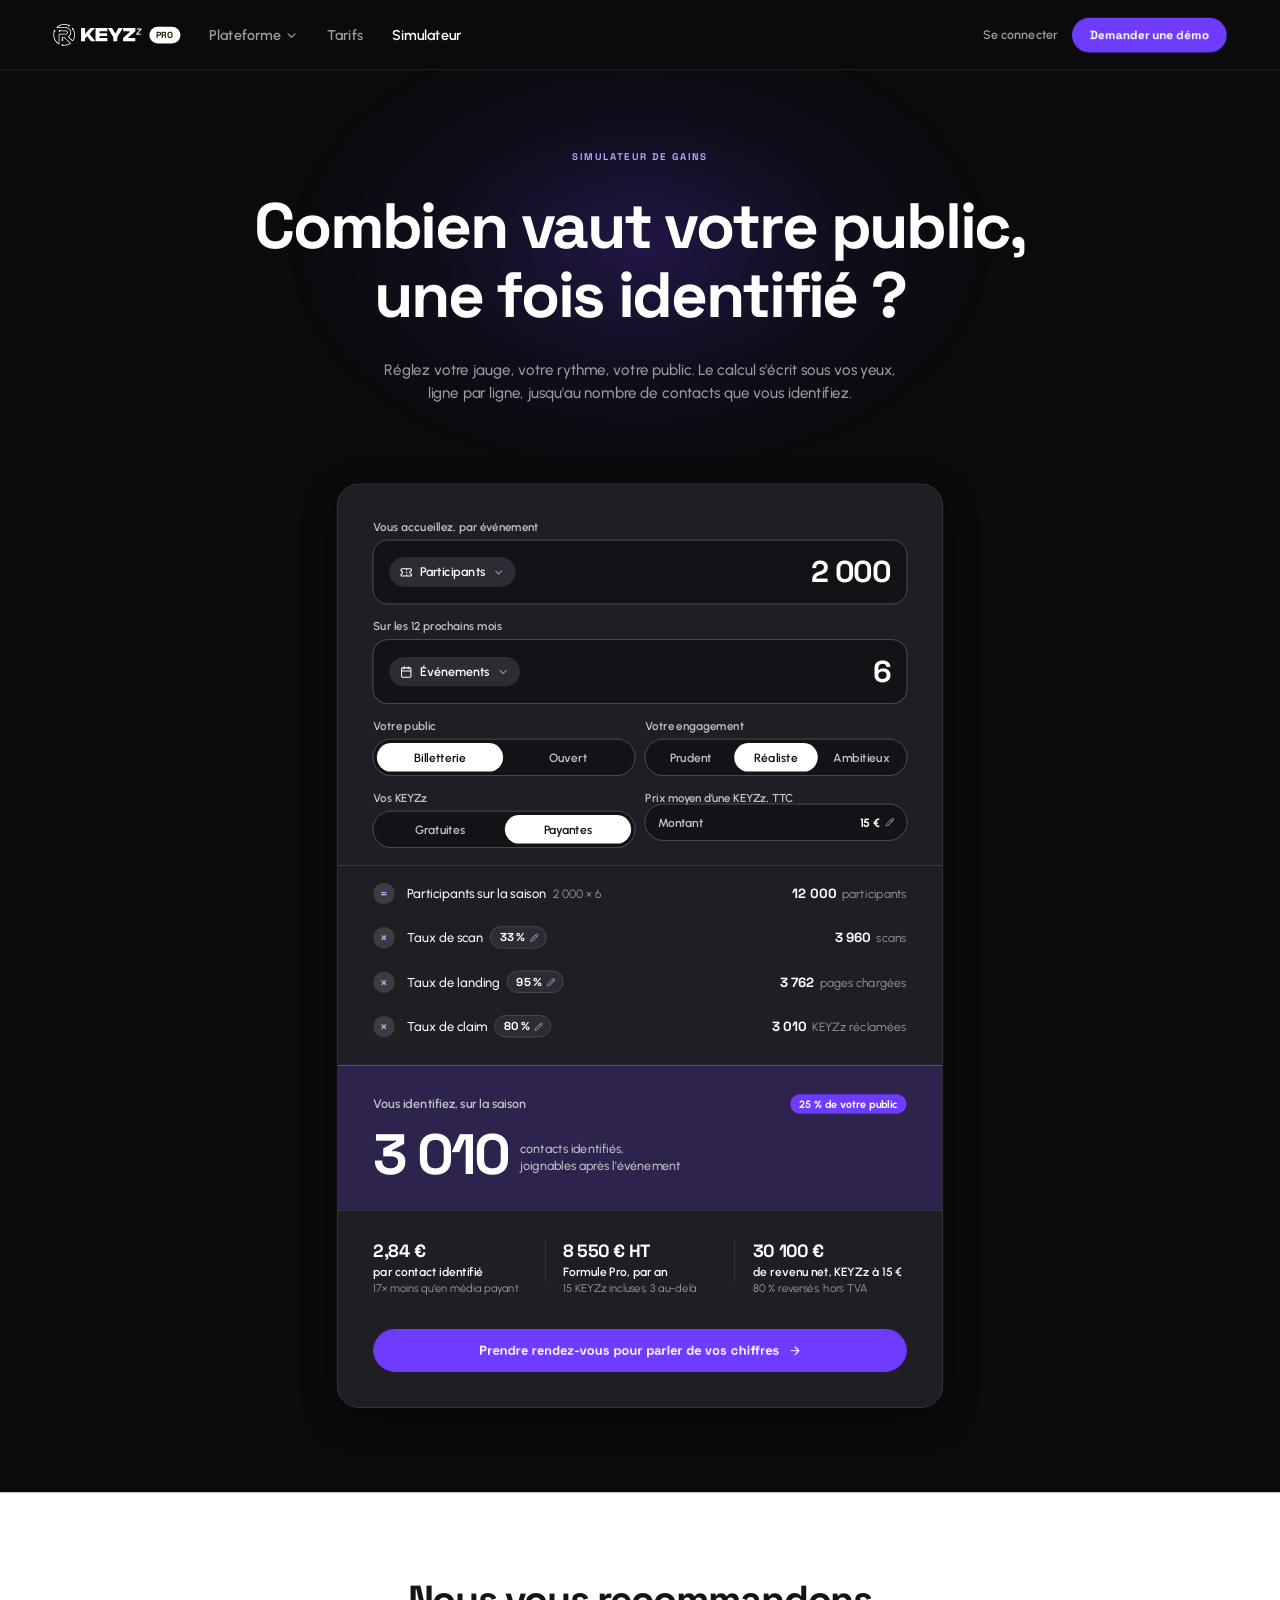
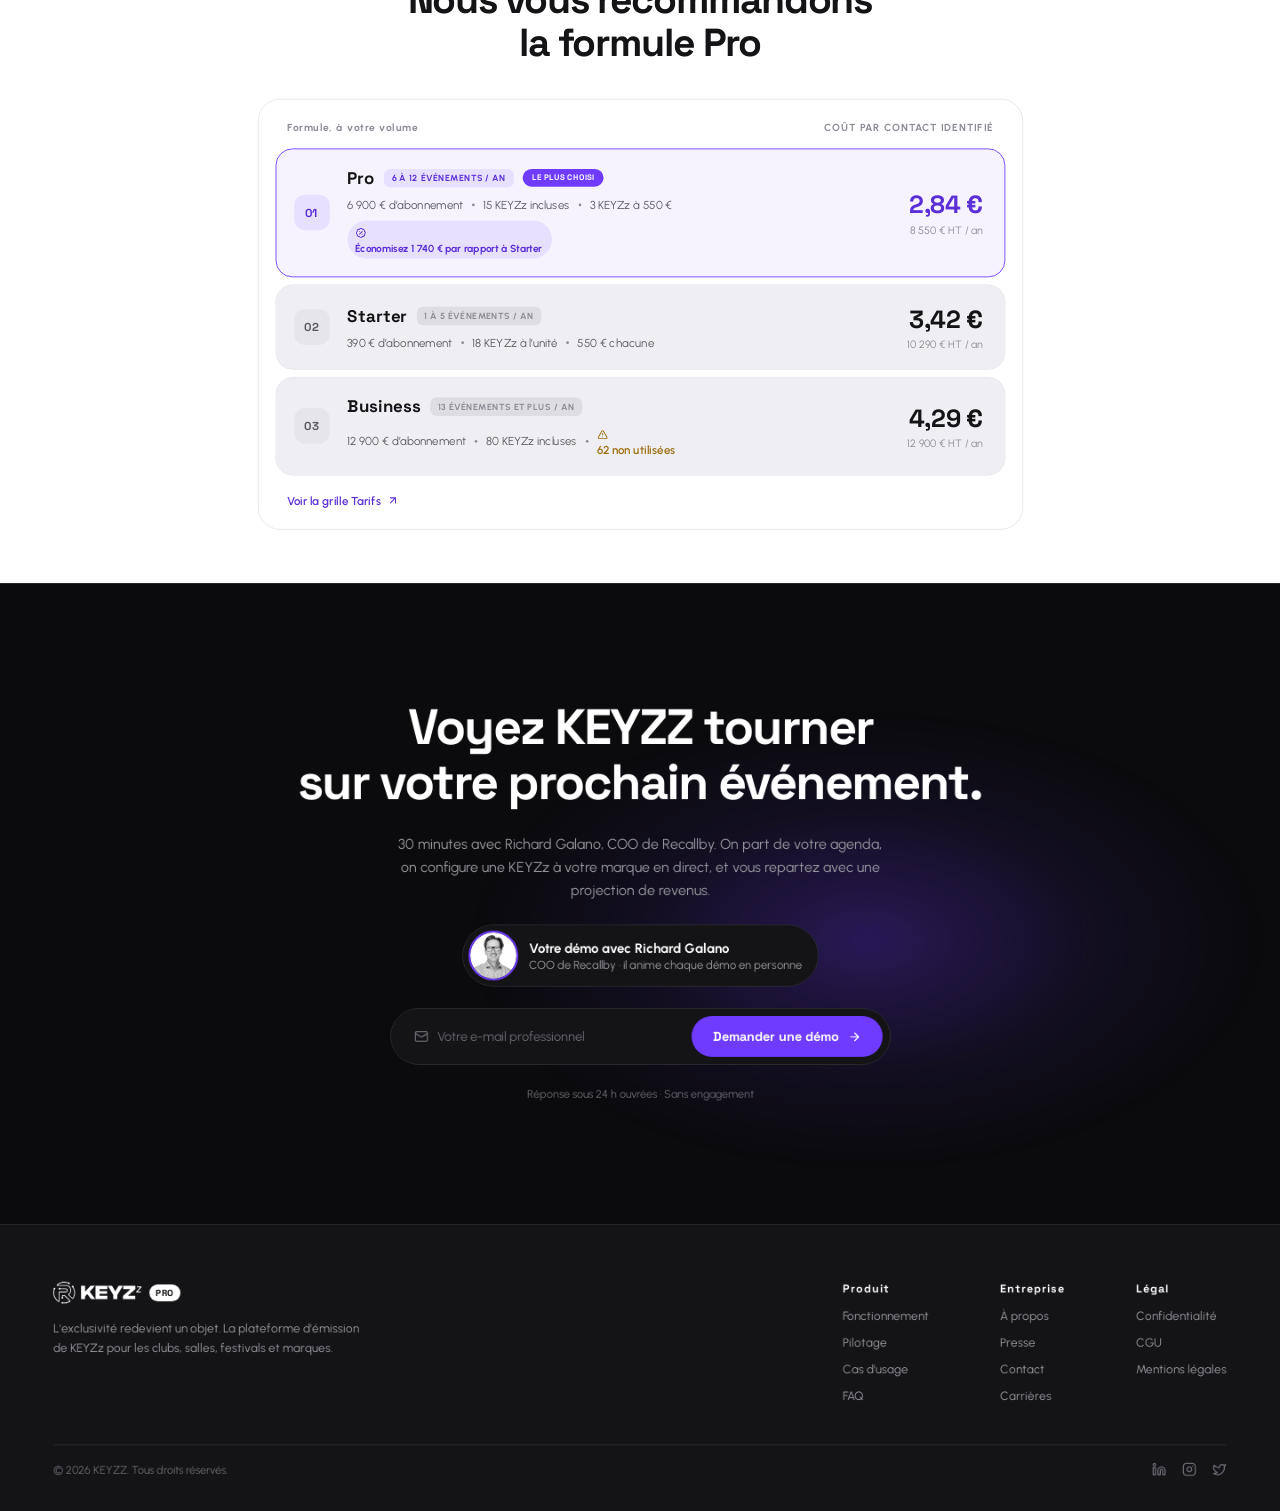
<file: simulator.html>
<!doctype html>
<html lang="fr">
  <head>
    <meta charset="utf-8" />
    <meta name="viewport" content="width=device-width, initial-scale=1" />
    <title>Simulateur — KEYZz Pro</title>
    <meta name="description" content="Estimez ce que vos événements vous laissent : contacts identifiés, coût par contact et formule la plus avantageuse pour votre saison." />
    <meta name="theme-color" content="#0B0B0D" />
    <link rel="canonical" href="https://keyzz.io/simulateur" />
    <meta property="og:type" content="website" />
    <meta property="og:site_name" content="KEYZz Pro" />
    <meta property="og:title" content="Simulateur — KEYZz Pro" />
    <meta property="og:description" content="Estimez ce que vos événements vous laissent : contacts identifiés, coût par contact et formule la plus avantageuse pour votre saison." />
    <link rel="preconnect" href="https://fonts.googleapis.com" />
    <link rel="preconnect" href="https://fonts.gstatic.com" crossorigin />
    <link
      href="https://fonts.googleapis.com/css2?family=JetBrains+Mono%3Awght%40100..800&family=Space+Grotesk%3Awght%40300..700&family=Urbanist%3Awght%40100..900&display=swap"
      rel="stylesheet"
    />
    <link rel="stylesheet" href="assets/site.css" />
    <link rel="stylesheet" href="assets/mobile.css" />
    <link rel="stylesheet" href="assets/motion.css" />
    <script>document.documentElement.classList.add("kz-js");</script>
  </head>
  <body>
    <div id="stage">

    <div
      data-name="B2B — Page Simulateur "
      style="align-items: flex-start; background-color: #0B0B0D; box-sizing: border-box; display: flex; flex-direction: column; gap: 0px; height: fit-content; justify-content: flex-start; overflow: hidden; width: 1440px"
    >
      <div
        data-name="Nav"
        style="align-items: center; box-sizing: border-box; display: flex; flex-direction: row; flex-shrink: 0; gap: 32px; height: fit-content; justify-content: flex-start; padding: 20px 60px; width: 100%"
      >
        <a class="kz-link" href="index.html"><div
          data-name="Marque"
          style="align-items: center; box-sizing: border-box; display: flex; flex-direction: row; flex-shrink: 0; gap: 8px; height: fit-content; justify-content: flex-start; width: fit-content"
        >
          <div
            data-name="Logo"
            style="box-sizing: border-box; flex-shrink: 0; height: 25.4px; position: relative; width: 100px"
          >
            <svg
              data-name="Tracé 1"
              viewBox="0 0 114 29"
              preserveAspectRatio="none"
              xmlns="http://www.w3.org/2000/svg"
              style="box-sizing: border-box; height: 25.4px; left: 0px; overflow: visible; position: absolute; top: 0px; width: 100px; z-index: 0"
            >
              <path
                d="M54.1108 22.3087c-0.0184-5.7324-0.0184-11.4649-0.0184-17.19524 5.0817 0 10.1564 0 15.2401 0 0 1.40181 0 2.7775 0 4.16844-3.3427 0-6.6814 0-10.0295 0 0 0.894 0 1.7729 0 2.667 3.2104 0 6.4178 0 9.6348 0 0 1.1686 0 2.322 0 3.4907-3.2095 0-6.4169 0-9.6342 0 0 0.8941 0 1.7729 0 2.6671 3.3269 0 6.6524 0 9.9985 0 0 1.3985 0 2.7819 0 4.1836-5.0576 0.0184-10.1152 0.0184-15.1913 0.0184z"
                fill="#FFFFFF"
              ></path>
            </svg>
            <svg
              data-name="Tracé 2"
              viewBox="0 0 114 29"
              preserveAspectRatio="none"
              xmlns="http://www.w3.org/2000/svg"
              style="box-sizing: border-box; height: 25.4px; left: 0px; overflow: visible; position: absolute; top: 0px; width: 100px; z-index: 1"
            >
              <path
                d="M35.5435 5.63946c0.0193-0.17963 0.0386-0.34097 0.0594-0.51557 1.7017 0 3.4172 0 5.137 0 0 2.40314 0 4.81111 0 7.21861 0.2936 0.1111 0.446-0.1031 0.6098-0.2819 0.1955-0.2133 0.3788-0.4379 0.5762-0.6494 0.4468-0.4787 0.901-0.9504 1.3484-1.42853 0.4905-0.52415 0.977-1.05205 1.4647-1.57877 0.4789-0.51716 0.9574-1.03465 1.4356-1.55243 0.5218-0.56487 1.0424-1.1307 1.5659-1.69388 0.0245-0.02636 0.0725-0.04379 0.1096-0.04381 1.8889-0.00097 3.7777 0.00041 5.6666 0.00189 0.0051 0 0.0102 0.00518 0.0385 0.02044-0.1245 0.14562-0.2411 0.29284-0.369 0.4296-0.4338 0.46406-0.8737 0.92238-1.3072 1.38675-0.472 0.50569-0.9391 1.0159-1.4089 1.52374-0.483 0.52221-0.9667 1.04373-1.4497 1.5659-0.4698 0.5079-0.9404 1.0149-1.4079 1.5248-0.3693 0.4027-0.7346 0.8092-1.0924 1.2038 0.4849 0.6416 0.9533 1.2674 1.4284 1.8881 0.4913 0.6416 0.9916 1.2763 1.4836 1.9173 0.5417 0.7058 1.075 1.418 1.6183 2.1226 0.5947 0.7712 1.1971 1.5364 1.795 2.3052 0.3084 0.3965 0.6146 0.7948 0.9204 1.1934 0.0189 0.0247 0.0252 0.059 0.0258 0.1002-1.7642 0.0112-3.5168 0.0112-5.2908-0.0021-0.3834-0.4806-0.7487-0.9454-1.1066-1.4158-0.5147-0.6767-1.0224-1.3587-1.5362-2.0361-0.4951-0.6526-0.9936-1.3028-1.4918-1.953-0.2322-0.303-0.4641-0.6064-0.7029-0.9042-0.0898-0.112-0.3559-0.1483-0.4299-0.0692-0.2557 0.2738-0.506 0.5525-0.7638 0.8243-0.5446 0.5742-1.0951 1.1428-1.6358 1.7205-0.0618 0.066-0.1082 0.1755-0.1087 0.2652-0.0071 1.1938-0.0048 2.3877-0.0048 3.5816-0.6675 0-1.335 0-2.0275-0.016-0.9921-0.0184-1.9592-0.0199-2.9263-0.0248-0.0744-0.0004-0.1486-0.0245-0.223-0.0375 0-0.1968 0-0.3935 0.0161-0.6151 0.0184-0.0572 0.0228-0.0896 0.0229-0.122 0.0003-5.0305 0.0004-10.0609-0.0014-15.09135 0-0.05134-0.0245-0.10268-0.0376-0.15402 0-0.19672 0-0.39345 0-0.60847z"
                fill="#FFFFFF"
              ></path>
            </svg>
            <svg
              data-name="Tracé 3"
              viewBox="0 0 114 29"
              preserveAspectRatio="none"
              xmlns="http://www.w3.org/2000/svg"
              style="box-sizing: border-box; height: 25.4px; left: 0px; overflow: visible; position: absolute; top: 0px; width: 100px; z-index: 2"
            >
              <path
                d="M89.3644 22.3087c-0.0183-1.2662-0.0036-2.5327-0.0291-3.7983-0.0061-0.3004 0.1233-0.4698 0.3153-0.6379 0.1733-0.1518 0.3545-0.2947 0.5244-0.45 0.4954-0.4524 0.9851-0.9112 1.4806-1.3635 0.5324-0.4861 1.0689-0.9676 1.6037-1.4511 0.5348-0.4835 1.0697-0.9668 1.6042-1.4505 0.5442-0.4925 1.0879-0.9855 1.632-1.4781 0.5393-0.4882 1.0784-0.9765 1.6185-1.4637 0.0662-0.0597 0.1363-0.1153 0.2075-0.169 0.1747-0.13169 0.2685-0.2946 0.1946-0.5355-2.9617-0.01963-5.9381-0.03935-8.925-0.05915 0-1.42627 0-2.852 0-4.28836 5.2011 0 10.4029 0 15.6279 0 0 0.06604 0 0.13509 0 0.20413 0 1.2205-0.01 2.44115 0.008 3.66138 0.004 0.25578-0.097 0.41047-0.27 0.55842-0.302 0.25877-0.601 0.52018-0.899 0.78328-0.568 0.5017-1.135 1.0048-1.701 1.5087-0.265 0.2353-0.525 0.4753-0.789 0.7108-0.571 0.5084-1.144 1.0145-1.7148 1.5231-0.2691 0.2398-0.5339 0.4845-0.8028 0.7245-0.58 0.5177-1.1622 1.033-1.7419 1.5511-0.2832 0.2533-0.5626 0.5109-0.8443 0.766-0.1191 0.1079-0.2323 0.2241-0.3612 0.3189-0.18 0.1325-0.2246 0.3013-0.1751 0.5224 3.0358 0 6.0751 0 9.1341 0 0 1.4349 0 2.8553 0 4.294-5.2262 0.0184-10.4527 0.0184-15.6976 0.0184z"
                fill="#FFFFFF"
              ></path>
            </svg>
            <svg
              data-name="Tracé 4"
              viewBox="0 0 114 29"
              preserveAspectRatio="none"
              xmlns="http://www.w3.org/2000/svg"
              style="box-sizing: border-box; height: 25.4px; left: 0px; overflow: visible; position: absolute; top: 0px; width: 100px; z-index: 3"
            >
              <path
                d="M76.9039 22.3087c-0.0184-1.6423-0.0286-3.2847-0.0099-4.9268 0.0038-0.3337-0.0905-0.6045-0.2561-0.8763-0.562-0.9226-1.1175-1.849-1.6741-2.7748-0.5076-0.844-1.0153-1.6881-1.5197-2.534-0.4399-0.7378-0.8739-1.47911-1.3132-2.21719-0.3682-0.61844-0.7418-1.23362-1.1103-1.85183-0.3937-0.6603-0.7842-1.32247-1.1868-2.00205 1.8316 0 3.6423 0 5.4627 0 1.3181 2.27209 2.6419 4.55397 3.9739 6.84997-0.0069-0.0031 0.0037 0.0036 0.0152 0.0067 0.33 0.0882 0.4796-0.115 0.6193-0.3637 0.3955-0.7043 0.7988-1.4044 1.2041-2.1032 0.5131-0.88493 1.0329-1.76601 1.5465-2.65068 0.3168-0.54569 0.6255-1.09604 0.9437-1.64091 0.0289-0.04948 0.1002-0.10568 0.152-0.10584 1.782-0.00547 3.564-0.00456 5.3834-0.00456-0.1244 0.22044-0.2327 0.4225-0.3503 0.61899-0.4347 0.72627-0.8723 1.45081-1.3091 2.17579-0.5737 0.95199-1.1486 1.9032-1.7211 2.85591-0.449 0.747-0.8943 1.4961-1.3425 2.2436-0.5878 0.9803-1.1771 1.9597-1.7651 2.9398-0.1949 0.3249-0.3914 0.649-0.579 0.978-0.0318 0.0558-0.0304 0.1351-0.0305 0.2036-0.0015 1.7142-0.0011 3.4285-0.0011 5.1611-1.7045 0.0184-3.409 0.0184-5.132 0.0184z"
                fill="#FFFFFF"
              ></path>
            </svg>
            <svg
              data-name="Tracé 5"
              viewBox="0 0 114 29"
              preserveAspectRatio="none"
              xmlns="http://www.w3.org/2000/svg"
              style="box-sizing: border-box; height: 25.4px; left: 0px; overflow: visible; position: absolute; top: 0px; width: 100px; z-index: 4"
            >
              <path
                d="M110.302 8.21027c0.302-0.32422 0.594-0.63858 0.915-0.98356-1.372 0-2.7 0-4.03 0 0.064-0.43552 0.126-0.85563 0.189-1.28608 1.924 0 3.852 0 5.809 0-0.034 0.25642-0.065 0.51173-0.102 0.76626-0.013 0.0933-0.064 0.18725-0.055 0.27657 0.025 0.24864-0.142 0.38447-0.284 0.53531-0.51 0.5412-1.024 1.07854-1.534 1.62012-0.363 0.38521-0.72 0.77519-1.081 1.16251-0.378 0.4063-0.758 0.8103-1.135 1.2185-0.269 0.2918-0.532 0.5888-0.837 0.927 1.415 0 2.784 0 4.179 0-0.064 0.4451-0.121 0.8516-0.18 1.2642-1.98 0-3.954 0-5.939 0 0.046-0.3623 0.07-0.7288 0.148-1.0834 0.036-0.1662 0.155-0.3287 0.274-0.4593 0.447-0.493 0.911-0.9704 1.365-1.4571 0.511-0.5469 1.018-1.09657 1.525-1.64698 0.257-0.27919 0.509-0.56266 0.773-0.85405z"
                fill="#FFFFFF"
              ></path>
            </svg>
            <svg
              data-name="Tracé 6"
              viewBox="0 0 114 29"
              preserveAspectRatio="none"
              xmlns="http://www.w3.org/2000/svg"
              style="box-sizing: border-box; height: 25.4px; left: 0px; overflow: visible; position: absolute; top: 0px; width: 100px; z-index: 5"
            >
              <path
                d="M4.9515 5.08811c-0.51397 0.01596-0.90257-0.58851-0.64313-1.06899 0.14604-0.27048 0.37944-0.52139 0.63026-0.70248 0.73732-0.53233 1.47277-1.0802 2.26638-1.51788 0.74829-0.41268 1.55997-0.7182 2.36171-1.02375 0.63038-0.24023 1.27938-0.4465 1.93648-0.59632 0.4732-0.10791 0.9729-0.10472 1.4616-0.13852 0.3388-0.02343 0.6815-0.05679 1.0182-0.03059 0.7102 0.05525 1.4239 0.11039 2.1244 0.23279 0.8037 0.14045 1.5951 0.35207 2.3905 0.53822 0.0679 0.01588 0.1314 0.02687 0.1969 0.05913 0.2479 0.12211 0.4382 0.21381 0.7403 0.09656 0.8424-0.327 1.577 0.07748 1.7166 0.90438 0.1073 0.31093-0.2256 0.94469-0.5727 1.12985-0.5885 0.31393-1.2735 0.12466-1.6091-0.44502-0.0162-0.02744-0.0829-0.11273-0.082-0.1409 0.0172-0.52694-0.3865-0.50562-0.7186-0.63639-0.2899-0.11413-0.5957-0.19893-0.902-0.25825-0.8449-0.16365-1.7019-0.28809-2.5956-0.45712-0.5553 0-0.969-0.00511-1.5448 0.03219-0.5136 0.08619-1.0239 0.13579-1.5372 0.2235-0.3021 0.05162-0.6084 0.08837-0.9042 0.16489-0.89787 0.23224-1.74509 0.58838-2.57687 1.00347-0.85876 0.42855-1.65543 0.94054-2.41298 1.52137-0.05639 0.04324-0.08583 0.12162-0.09896 0.21254 0.10416 0.01848 0.17948 0.00809 0.2548-0.00231 0.01181-0.00082 0.02362-0.00165 0.08302-0.00142 0.77538 0.00019 1.50318-0.00068 2.23097-0.00154 0.01183 0.00012 0.24943-0.01902 0.29876 0-0.06276-0.00004 0.10027 0.02802 0 0 2.49256 0.00139 5.03456 0.00319 7.52706 0 0.0906-0.00012 0.1317 0.02471 0.2222 0.00422 0.6336 0.10557 1.2721 0.18846 1.8987 0.32587 0.3341 0.07326 0.6491 0.23669 0.97 0.36638 1.4591 0.58983 2.4466 1.65772 3.1203 3.05515 0.5921 1.22807 0.7407 2.53836 0.6271 3.86196-0.1072 1.2488-0.5374 2.4093-1.412 3.3559-0.4098 0.4434-0.8357 0.8718-1.2778 1.3314 0.3498 0.362 0.7332 0.7649 1.1235 1.1611 0.4778 0.485 0.962 0.9636 1.4422 1.4463 0.5152 0.5178 1.0244 1.0417 1.5451 1.5539 0.3347 0.3291 0.5025 0.2818 0.7194-0.133 0.2196-0.4198 0.4944-0.8119 0.6974-1.2388 0.2024-0.4255 0.3735-0.8708 0.5073-1.3225 0.1564-0.528 0.2675-1.0702 0.3796-1.6101 0.0853-0.4103 0.1598-0.8245 0.2071-1.2406 0.1332-1.172 0.0186-2.338-0.1523-3.4961-0.0814-0.5521-0.1874-1.1142-0.3853-1.63246-0.3106-0.81324-0.6955-1.59953-1.081-2.38144-0.0706-0.14327-0.2837-0.27634-0.4484-0.30184-0.4782-0.07403-0.8305-0.31363-0.9298-0.78347-0.0948-0.44885-0.0123-1.00027 0.4559-1.30034 0.3857-0.24716 0.7718-0.24909 1.1201-0.03529 0.3392 0.20825 0.6262 0.4903 0.6089 0.97779-0.011 0.31081-0.1532 0.62006 0.0293 0.95096 0.3045 0.55206 0.5691 1.12815 0.8197 1.70743 0.3994 0.92302 0.6543 1.89016 0.8141 2.88296 0.1579 0.981 0.2035 1.9618 0.1429 2.9578-0.0423 0.6954-0.1356 1.3732-0.2456 2.0596-0.1373 0.8571-0.429 1.6534-0.7487 2.44-0.2909 0.7158-0.6595 1.4026-1.0283 2.0834-0.4077 0.7526-1.4221 0.8527-1.9909 0.2889-1.3386-1.3269-2.6655-2.6654-3.9974-3.999-0.2535-0.2539-0.5096-0.5053-0.7613-0.7612-0.2369-0.2408-0.1579-0.7089 0.1677-0.9089 0.937-0.5757 1.6585-1.3574 2.1657-2.3232 0.337-0.6417 0.5162-1.3439 0.5612-2.0707 0.0751-1.2104-0.2093-2.35404-0.736-3.42997-0.319-0.65182-0.7676-1.23853-1.3729-1.6501-0.6737-0.45809-1.3736-0.89779-2.2032-1.02778-0.5358-0.08396-1.0771-0.13246-1.6645-0.21583-0.1758-0.02786-0.3032-0.04446-0.4305-0.04451-3.5064-0.00146-7.01287-0.00124-10.5193-0.0013z"
                fill="#FFFFFF"
              ></path>
            </svg>
            <svg
              data-name="Tracé 7"
              viewBox="0 0 114 29"
              preserveAspectRatio="none"
              xmlns="http://www.w3.org/2000/svg"
              style="box-sizing: border-box; height: 25.4px; left: 0px; overflow: visible; position: absolute; top: 0px; width: 100px; z-index: 6"
            >
              <path
                d="M7.78751 25.2394c-0.3117 0.697-0.85848 0.8193-1.4972 0.3345-0.42178-0.3202-0.86489-0.6164-1.25953-0.9671-0.57804-0.5137-1.16001-1.0326-1.66843-1.6123-0.51491-0.5871-1.00119-1.2168-1.39258-1.8902-0.44317-0.7625-0.78683-1.586-1.13467-2.3996-0.19094-0.4467-0.34295-0.9194-0.43846-1.3952-0.14621-0.7285-0.24196-1.4681-0.33253-2.2063-0.05055-0.4119-0.0659-0.8306-0.06395-1.2461 0.00271-0.5764-0.01235-1.1597 0.07007-1.7271 0.09402-0.6472 0.28723-1.2799 0.43643-1.9191 0.07387-0.31653 0.11859-0.59456-0.05919-0.93495-0.31443-0.60202 0.1498-1.37044 0.79599-1.47904 0.46986-0.07897 0.87983 0.0538 1.18934 0.45878 0.30309 0.39659 0.25983 1.20661-0.19956 1.52272-0.155 0.10667-0.38506 0.13538-0.49449 0.26989-0.1685 0.2072-0.27557 0.4694-0.38262 0.7194-0.05257 0.1228-0.02344 0.2793-0.0709 0.4057-0.24986 0.6655-0.19076 1.3674-0.26108 2.0541-0.1374 1.3416 0.03574 2.6625 0.35138 3.9557 0.18252 0.7478 0.50051 1.4682 0.81214 2.177 0.26673 0.6066 0.58283 1.1965 0.93082 1.7607 0.25379 0.4114 0.57339 0.7889 0.90219 1.146 0.5056 0.5492 1.02836 1.085 1.57556 1.5923 0.27552 0.2554 0.6198 0.4371 0.93523 0.6488 0.10425 0.0699 0.21555 0.1294 0.35075 0.2097 0-0.1199 0-0.2318 0-0.3438 0.0001-3.6249 0.00016-7.2499 0.00035-10.8748 0.00002-0.4876 0.32373-0.8158 0.80657-0.8162 0.72474-0.0007 1.44949 0.0001 2.17424 0 0.53102 0 1.06212-0.0004 1.65202 0.0008 1.2835 0.0008 2.5079 0 3.7324-0.0007 0.5199 0.0264 1.0302-0.0345 1.4964-0.2699 0.629-0.3176 1.0804-1.2826 0.6187-2.0968-0.304-0.53601-0.7678-0.80629-1.3957-0.93398-0.1604-0.02938-0.2768-0.04538-0.3931-0.04547-1.9995-0.00158-3.9989-0.0012-5.99833-0.00121-0.17107 0-0.34216 0.00197-0.51321-0.00003-0.14615-0.0017 0 0-0.18411 0.1296-0.09655 0.16092-0.10457 0.14032-0.16696 0.20634-0.46715 0.49425-0.93506 0.44175-1.28001 0.28011-0.49601-0.23237-0.69301-0.68793-0.60813-1.28431 0.08559-0.60133 0.62376-0.94195 1.23964-0.84695 0.35895 0.05536 0.61901 0.19498 0.82003 0.54629 0.07905 0.04877 0.13153 0.06352 0.18403 0.06358 2.17455 0.00258 4.34915 0.00451 6.52375 0.0026 0.079-0.00007 0.1606 0.02107 0.2395 0 0.9168 0.06834 1.7398 0.32851 2.233 1.11581 0.3654 0.58322 0.6644 1.22242 0.4302 2.00662-0.2536 0.8497-0.702 1.4836-1.4951 1.8583-0.2145 0.1013-0.4693 0.1174-0.7642 0.1706-2.7367-0.0009-5.4147-0.0007-8.0927 0.0041-0.09689 0.0001-0.19371 0.0449-0.29056 0.0688-0.00091 0.151-0.00181 0.302-0.02117 0.5012-0.02743 0.1753-0.04418 0.3025-0.04423 0.4297-0.00142 3.3644-0.00117 6.7287-0.00098 10.0931 0.00001 0.1861 0.00192 0.3722 0.00295 0.5583z"
                fill="#FFFFFF"
              ></path>
            </svg>
            <svg
              data-name="Tracé 8"
              viewBox="0 0 114 29"
              preserveAspectRatio="none"
              xmlns="http://www.w3.org/2000/svg"
              style="box-sizing: border-box; height: 25.4px; left: 0px; overflow: visible; position: absolute; top: 0px; width: 100px; z-index: 7"
            >
              <path
                d="M11.1329 17.7706c0.0431-0.4042 0.2331-0.6837 0.707-0.7707 0.8312-0.0026 1.6077-0.0031 2.3842-0.0036 0.2861-0.0235 0.5079 0.0813 0.7124 0.2886 0.8329 0.8445 1.6804 1.6746 2.519 2.5134 0.4808 0.4808 0.9529 0.9703 1.4325 1.4523 0.909 0.9134 1.8247 1.8204 2.7298 2.7377 0.5686 0.5763 0.3884 1.2361-0.1276 1.576-0.6529 0.4301-1.3721 0.7667-2.084 1.0977-0.5289 0.2459-1.0803 0.4614-1.6426 0.613-0.6659 0.1796-1.3492 0.3217-2.0341 0.3968-0.8369 0.0917-1.6841 0.1382-2.5253 0.1218-0.4096-0.008-0.7247 0.0947-1.088 0.2604-0.6385 0.2911-1.5136-0.0167-1.5751-0.8878-0.0385-0.5446 0.1967-0.8904 0.6046-1.175 0.3716-0.2593 1.0977-0.1076 1.3807 0.3733 0.2414 0.4103 0.5898 0.4859 0.9724 0.4698 0.7543-0.0319 1.5135-0.0701 2.2577-0.1877 0.8165-0.1292 1.6333-0.3023 2.4225-0.5454 0.85-0.262 1.6548-0.6544 2.3998-1.1537 0.1203-0.0806 0.2487-0.1492 0.3955-0.2366-1.8034-1.8012-3.5808-3.5795-5.3624-5.3537-0.4673-0.4653-0.9474-0.9178-1.4502-1.4133-0.6251-0.0406-1.2216-0.0454-1.8181-0.0447-0.0398 0-0.0795 0.0412-0.1193 0.0633-0.0157 0.5387-0.0367 1.0775-0.0403 1.6163-0.0005 0.0673 0.078 0.1527 0.1419 0.1999 0.3707 0.2735 0.5054 0.6812 0.4674 1.0896-0.0216 0.2333-0.2475 0.4811-0.4406 0.6574-0.3394 0.3098-0.7415 0.3921-1.181 0.1653-0.4049-0.2089-0.6157-0.5024-0.6317-0.9805-0.014-0.4162 0.1819-0.6993 0.4637-0.9989 0.0925-0.101 0.1805-0.1857 0.1855-0.275 0.0176-0.3168 0.0149-0.6355 0.0044-0.953-0.0078-0.2381-0.0396-0.4754-0.0607-0.713z"
                fill="#FFFFFF"
              ></path>
            </svg>
          </div>
          <div
            data-name="Badge"
            style="align-items: center; background-color: #FFFFFF; border-radius: 999px; box-sizing: border-box; display: flex; flex-direction: row; flex-shrink: 0; gap: 0px; height: fit-content; justify-content: center; padding: 3px 7px; width: fit-content"
          >
            <div
              data-name="Libellé"
              style='box-sizing: border-box; color: #241A04; font-family: "Space Grotesk", system-ui, sans-serif; font-size: 10px; font-style: normal; font-weight: 700; letter-spacing: 0.6px; line-height: normal; text-align: left; white-space: nowrap'
            >
              PRO
            </div>
          </div>
        </div></a>
        <div
          data-name="Liens"
          style="align-items: center; box-sizing: border-box; display: flex; flex-direction: row; flex: 1 1 0; gap: 32px; height: fit-content; justify-content: flex-start"
        >
          <div
            data-name="Lien Produit"
            style="align-items: center; box-sizing: border-box; display: flex; flex-direction: row; flex-shrink: 0; gap: 4px; height: fit-content; justify-content: flex-start; width: fit-content"
          >
            <a class="kz-link" href="index.html"><div
              data-name="Produit"
              style="box-sizing: border-box; color: #9A9AA1; font-family: Urbanist, system-ui, sans-serif; font-size: 16px; font-style: normal; font-weight: 600; letter-spacing: 0px; line-height: normal; text-align: left; white-space: nowrap"
            >
              Plateforme
            </div></a>
            <svg
              data-name="Chevron bas"
              viewBox="0 0 13.99993896484375 14"
              preserveAspectRatio="xMidYMid meet"
              xmlns="http://www.w3.org/2000/svg"
              style="box-sizing: border-box; flex-shrink: 0; height: 16px; width: 16px"
            >
              <path
                d="M3.34619 4.68945q-0.25293 0.08545-0.37939 0.30762-0.04102 0.08545-0.04102 0.25293 0 0.16748 0.04785 0.25977 0.05127 0.08887 1.8628 1.9038 1.81494 1.81152 1.9038 1.8628 0.09229 0.04785 0.25977 0.04785 0.16748 0 0.25635-0.04785 0.09229-0.05127 1.90381-1.8628 1.81494-1.81494 1.86279-1.9038 0.05127-0.09229 0.05127-0.25977 0-0.16748-0.04102-0.25293-0.09912-0.16748-0.28027-0.2666-0.05811-0.02734-0.09912-0.04102-0.04102-0.01367-0.15381-0.01367-0.11279 0-0.15381 0.01367-0.04101 0.01367-0.11279 0.04102-0.09912 0.05811-1.66455 1.62695l-1.56885 1.56543-2.82666-2.81299q-0.31104-0.29395-0.42041-0.37939-0.08545-0.05469-0.19824-0.05469l-0.02735 0q-0.14014 0-0.18115 0.01367z"
                fill="#9A9AA1"
              ></path>
            </svg>
          </div>
          <a class="kz-link" href="pricing.html"><div
            data-name="FAQ"
            style="box-sizing: border-box; color: #9A9AA1; font-family: Urbanist, system-ui, sans-serif; font-size: 16px; font-style: normal; font-weight: 600; letter-spacing: 0px; line-height: normal; text-align: left; white-space: nowrap"
          >
            Tarifs
          </div></a>
          <a class="kz-link" href="simulator.html"><div
            data-name="FAQ"
            style="box-sizing: border-box; color: #9A9AA1; font-family: Urbanist, system-ui, sans-serif; font-size: 16px; font-style: normal; font-weight: 600; letter-spacing: 0px; line-height: normal; text-align: left; white-space: nowrap"
          >
            Simulateur
          </div></a>
        </div>
        <div
          data-name="Actions"
          style="align-items: center; box-sizing: border-box; display: flex; flex-direction: row; flex-shrink: 0; gap: 16px; height: fit-content; justify-content: flex-start; width: fit-content"
        >
          <div
            data-name="Connexion"
            style="box-sizing: border-box; color: #9A9AA1; font-family: Urbanist, system-ui, sans-serif; font-size: 14px; font-style: normal; font-weight: 600; letter-spacing: 0px; line-height: normal; text-align: left; white-space: nowrap"
          >
            Se connecter
          </div>
          <div
            data-name="Bouton démo"
            style="align-items: center; background-color: #6E3BFF; border-radius: 999px; box-sizing: border-box; display: flex; flex-direction: row; flex-shrink: 0; gap: 8px; height: fit-content; justify-content: flex-start; padding: 11px 20px; width: fit-content"
          >
            <div
              data-name="Libellé"
              style='box-sizing: border-box; color: #FFFFFF; font-family: "Space Grotesk", system-ui, sans-serif; font-size: 13.5px; font-style: normal; font-weight: 700; letter-spacing: 0px; line-height: normal; text-align: left; white-space: nowrap'
            >
              Demander une démo
            </div>
          </div>
        </div>
      </div>
      <div
        data-name="En-tête simulateur"
        style="align-items: center; box-sizing: border-box; display: flex; flex-direction: column; flex-shrink: 0; gap: 32px; height: fit-content; justify-content: flex-start; padding: 90px 60px 0px 60px; position: relative; width: 100%"
      >
        <div
          data-name="Halo violet"
          style="background-image: radial-gradient(ellipse 50% 50% at 50% 50%, #6E3BFF3D 0%, #6E3BFF10 55%, #6E3BFF00 100%); background-repeat: no-repeat; background-size: 100% 100%; box-sizing: border-box; height: 520px; left: 320px; position: absolute; top: -60px; width: 800px; z-index: 0"
        ></div>
        <div
          data-name="Eyebrow"
          style='box-sizing: border-box; color: #B4A2FF; font-family: "Space Grotesk", system-ui, sans-serif; font-size: 11px; font-style: normal; font-weight: 700; letter-spacing: 2px; line-height: normal; position: relative; text-align: left; white-space: nowrap; z-index: 1'
        >
          SIMULATEUR DE GAINS
        </div>
        <div
          data-name="Titre"
          style='box-sizing: border-box; color: #FFFFFF; font-family: "Space Grotesk", system-ui, sans-serif; font-size: 72px; font-style: normal; font-weight: 700; letter-spacing: -2.5px; line-height: 78px; position: relative; text-align: center; width: 905px; z-index: 2'
        >
          Combien vaut votre public,
          <br />
          une fois identifié ?
        </div>
        <div
          data-name="Sous-titre"
          style="box-sizing: border-box; color: #9A9AA1; font-family: Urbanist, system-ui, sans-serif; font-size: 17px; font-style: normal; font-weight: 500; letter-spacing: 0px; line-height: 26px; position: relative; text-align: center; width: 600px; z-index: 3"
        >
          Réglez votre jauge, votre rythme, votre public. Le calcul s'écrit sous vos yeux, ligne par
          ligne, jusqu'au nombre de contacts que vous identifiez.
        </div>
      </div>
      <div
        data-name="Section calculateur"
        style="align-items: center; box-sizing: border-box; display: flex; flex-direction: column; flex-shrink: 0; gap: 0px; height: fit-content; justify-content: flex-start; padding: 90px 60px 96px 60px; width: 100%"
      >
        <div
          data-name="Carte calculateur"
          style="align-items: flex-start; background-color: #1E1E24; border-radius: 24px; box-shadow: 0px 12px 40px 0px #00000066; box-sizing: border-box; display: flex; flex-direction: column; flex-shrink: 0; gap: 0px; height: fit-content; justify-content: flex-start; outline-offset: -0.5px; outline: 1px solid #3A3A42; overflow: hidden; width: 680px"
        >
          <div
            data-name="Entrées"
            style="align-items: flex-start; box-sizing: border-box; display: flex; flex-direction: column; flex-shrink: 0; gap: 18px; height: fit-content; justify-content: flex-start; padding: 40px 40px 20px 40px; width: 100%"
          >
            <div
              data-name="Jauge"
              style="align-items: flex-start; box-sizing: border-box; display: flex; flex-direction: column; flex-shrink: 0; gap: 8px; height: fit-content; justify-content: flex-start; width: 100%"
            >
              <div
                data-name="Libellé"
                style="box-sizing: border-box; color: #C2C2CA; font-family: Urbanist, system-ui, sans-serif; font-size: 13px; font-style: normal; font-weight: 600; letter-spacing: 0px; line-height: normal; text-align: left; white-space: nowrap"
              >
                Vous accueillez, par événement
              </div>
              <div
                data-name="Champ"
                style="align-items: center; background-color: #131317; border-radius: 16px; box-shadow: 0px 1px 0px 0px #FFFFFF0C; box-sizing: border-box; display: flex; flex-direction: row; flex-shrink: 0; gap: 0px; height: fit-content; justify-content: space-between; outline-offset: -0.5px; outline: 1px solid #4E4E58; padding: 14px 18px; width: 100%"
              >
                <div
                  data-name="Unité"
                  style="align-items: center; background-color: #2C2C34; border-radius: 999px; box-sizing: border-box; display: flex; flex-direction: row; flex-shrink: 0; gap: 8px; height: fit-content; justify-content: flex-start; padding: 8px 12px; width: fit-content"
                >
                  <svg
                    data-name="Icône"
                    viewBox="0 0 13.99993896484375 14"
                    preserveAspectRatio="xMidYMid meet"
                    xmlns="http://www.w3.org/2000/svg"
                    style="box-sizing: border-box; flex-shrink: 0; height: 14px; width: 14px"
                  >
                    <path
                      d="M2.15674 2.35156q-0.29395 0.02734-0.58789 0.16748-0.29395 0.14014-0.50586 0.3794-0.32129 0.32129-0.43408 0.79638-0.02734 0.11279-0.03418 0.2461-0.00684 0.1333-0.00684 0.68017l0 0.75537 0.04102 0.1128q0.05811 0.0957 0.14013 0.18115 0.08545 0.08203 0.17432 0.11963 0.09229 0.03418 0.3042 0.04785 0.24951 0.02734 0.41015 0.10596 0.16064 0.0752 0.33497 0.25293 0.17773 0.17432 0.25293 0.3623 0.07861 0.18799 0.07861 0.45459 0 0.2666-0.11279 0.50586-0.06836 0.14014-0.23926 0.30762-0.16748 0.16748-0.3418 0.24609-0.17432 0.0752-0.44092 0.10254-0.16748 0-0.25976 0.04443-0.08887 0.04102-0.16748 0.11963-0.0752 0.0752-0.1333 0.1709l-0.04102 0.1128 0 1.5415 0.04102 0.16748q0.07178 0.25293 0.18115 0.44092 0.11279 0.18799 0.29394 0.37256 0.18457 0.18115 0.37256 0.29394 0.18799 0.10938 0.44092 0.18115l0.16748 0.04102 9.83008 0 0.16748-0.04102q0.25293-0.07178 0.44092-0.18115 0.18799-0.11279 0.36914-0.29394 0.18457-0.18457 0.29394-0.37256 0.11279-0.18799 0.18457-0.44092l0.04102-0.16748 0-1.5415-0.04102-0.1128q-0.05811-0.0957-0.13672-0.1709-0.0752-0.07861-0.16748-0.11963-0.08887-0.04443-0.25634-0.04443-0.2666-0.02734-0.44092-0.10254-0.17432-0.07861-0.34522-0.24609-0.16748-0.16748-0.23584-0.30762-0.11279-0.23926-0.11279-0.50586 0-0.2666 0.0752-0.45459 0.07861-0.18799 0.25293-0.3623 0.17774-0.17773 0.33837-0.25293 0.16064-0.07861 0.41016-0.10596 0.21191-0.01367 0.30078-0.04785 0.09229-0.0376 0.17432-0.11963 0.08545-0.08545 0.14355-0.18115l0.04102-0.1128 0-1.5415-0.04102-0.16748q-0.12646-0.46143-0.43408-0.76904-0.44775-0.48877-1.13476-0.56055-0.16748-0.01367-4.81592-0.01367-4.64844 0-4.82959 0.02734z m4.84326 1.51416q0.01367 0.26318 0.02051 0.32813 0.00684 0.06152 0.04101 0.14013 0.0376 0.0752 0.10596 0.15381 0.07178 0.0752 0.15381 0.11963 0.15381 0.08203 0.3418 0.04785 0.19141-0.03418 0.33154-0.16064 0.11279-0.11279 0.14697-0.24609 0.03418-0.1333 0.03418-0.45459l0-0.29395 3.62647 0.01367 0.09912 0.04102q0.19482 0.09912 0.29394 0.29394 0.02734 0.07178 0.03418 0.13672 0.00684 0.06152 0.02051 0.35547l0 0.38965-0.11279 0.04443q-0.64258 0.2085-1.06983 0.71436-0.42725 0.50244-0.54004 1.17578-0.08203 0.4751 0.07178 0.98096 0.15381 0.50244 0.4751 0.8955 0.42041 0.46143 1.03564 0.66993l0.14014 0.0581 0 0.38965q0 0.2666-0.00684 0.34522-0.00684 0.07519-0.03418 0.1333-0.08545 0.16748-0.21191 0.26318l-0.01367 0q-0.08203 0.0581-0.15381 0.07178-0.12646 0.01367-0.4751 0.02734l-3.17871 0 0-0.29395q0-0.32129-0.03418-0.45459-0.03418-0.1333-0.14697-0.24609-0.14014-0.14014-0.35889-0.16064-0.21533-0.02051-0.37597 0.09228-0.16064 0.10938-0.21875 0.29395-0.02734 0.05469-0.03418 0.1333-0.00684 0.0752-0.00684 0.30078l0 0.33496-4.22803 0q-0.44775-0.01367-0.57422-0.02734-0.09912-0.01367-0.16748-0.05811l-0.02734-0.01367q-0.12646-0.0957-0.21191-0.26318-0.02734-0.05811-0.03418-0.1333-0.00684-0.07861-0.00684-0.34522l0-0.38965 0.14014-0.0581q0.61523-0.2085 1.03564-0.6836 0.42041-0.47852 0.52979-1.10742 0.11279-0.62891-0.10938-1.23389-0.18115-0.50244-0.56055-0.86474-0.37598-0.36572-0.8955-0.53321l-0.14014-0.0581 0-0.38965q0.01367-0.28027 0.02051-0.34863 0.00684-0.07178 0.03418-0.14356 0.11279-0.24951 0.37939-0.32129 0.08545-0.02734 2.45069-0.02734l2.36523 0 0 0.36572z m0.4751 1.98584q-0.12646 0.01367-0.2461 0.10596-0.11621 0.08887-0.17431 0.21533l-0.04102 0.09912 0 1.45606 0.04102 0.09912q0.04443 0.08203 0.11279 0.16064 0.07178 0.0752 0.14014 0.1128 0.07178 0.03418 0.16748 0.04785 0.23926 0.04102 0.43408-0.09229 0.19824-0.1333 0.23926-0.36914 0.02734-0.09912 0.02734-0.68701 0-0.58789-0.02734-0.68701-0.04102-0.23584-0.23242-0.36914-0.18799-0.1333-0.44092-0.09229z"
                      fill="#FFFFFF"
                    ></path>
                  </svg>
                  <div
                    data-name="Texte"
                    style="box-sizing: border-box; color: #FFFFFF; font-family: Urbanist, system-ui, sans-serif; font-size: 14px; font-style: normal; font-weight: 600; letter-spacing: 0px; line-height: normal; text-align: left; white-space: nowrap"
                  >
                    Participants
                  </div>
                  <svg
                    data-name="Chevron"
                    viewBox="0 0 13.99993896484375 14"
                    preserveAspectRatio="xMidYMid meet"
                    xmlns="http://www.w3.org/2000/svg"
                    style="box-sizing: border-box; flex-shrink: 0; height: 14px; width: 14px"
                  >
                    <path
                      d="M3.34619 4.68945q-0.25293 0.08545-0.37939 0.30762-0.04102 0.08545-0.04102 0.25293 0 0.16748 0.04785 0.25977 0.05127 0.08887 1.8628 1.9038 1.81494 1.81152 1.9038 1.8628 0.09229 0.04785 0.25977 0.04785 0.16748 0 0.25635-0.04785 0.09229-0.05127 1.90381-1.8628 1.81494-1.81494 1.86279-1.9038 0.05127-0.09229 0.05127-0.25977 0-0.16748-0.04102-0.25293-0.09912-0.16748-0.28027-0.2666-0.05811-0.02734-0.09912-0.04102-0.04102-0.01367-0.15381-0.01367-0.11279 0-0.15381 0.01367-0.04101 0.01367-0.11279 0.04102-0.09912 0.05811-1.66455 1.62695l-1.56885 1.56543-2.82666-2.81299q-0.31104-0.29395-0.42041-0.37939-0.08545-0.05469-0.19824-0.05469l-0.02735 0q-0.14014 0-0.18115 0.01367z"
                      fill="#9A9AA4"
                    ></path>
                  </svg>
                </div>
                <div
                  data-name="Valeur"
                  style='box-sizing: border-box; color: #FFFFFF; font-family: "Space Grotesk", system-ui, sans-serif; font-size: 34px; font-style: normal; font-weight: 700; letter-spacing: -1px; line-height: normal; text-align: left; white-space: nowrap'
                >
                  2 000
                </div>
              </div>
            </div>
            <div
              data-name="Rythme"
              style="align-items: flex-start; box-sizing: border-box; display: flex; flex-direction: column; flex-shrink: 0; gap: 8px; height: fit-content; justify-content: flex-start; width: 100%"
            >
              <div
                data-name="Libellé"
                style="box-sizing: border-box; color: #C2C2CA; font-family: Urbanist, system-ui, sans-serif; font-size: 13px; font-style: normal; font-weight: 600; letter-spacing: 0px; line-height: normal; text-align: left; white-space: nowrap"
              >
                Sur les 12 prochains mois
              </div>
              <div
                data-name="Champ"
                style="align-items: center; background-color: #131317; border-radius: 16px; box-shadow: 0px 1px 0px 0px #FFFFFF0C; box-sizing: border-box; display: flex; flex-direction: row; flex-shrink: 0; gap: 0px; height: fit-content; justify-content: space-between; outline-offset: -0.5px; outline: 1px solid #4E4E58; padding: 14px 18px; width: 100%"
              >
                <div
                  data-name="Unité"
                  style="align-items: center; background-color: #2C2C34; border-radius: 999px; box-sizing: border-box; display: flex; flex-direction: row; flex-shrink: 0; gap: 8px; height: fit-content; justify-content: flex-start; padding: 8px 12px; width: fit-content"
                >
                  <svg
                    data-name="Icône"
                    viewBox="0 0 13.99993896484375 14"
                    preserveAspectRatio="xMidYMid meet"
                    xmlns="http://www.w3.org/2000/svg"
                    style="box-sizing: border-box; flex-shrink: 0; height: 14px; width: 14px"
                  >
                    <path
                      d="M4.57666 0.60156q-0.12305 0.01367-0.24268 0.09912-0.11963 0.08203-0.1914 0.19483-0.04102 0.08545-0.05469 0.20508-0.01367 0.11621-0.01367 0.35546l0 0.29395-1.32959 0.01367q-0.14014 0.01367-0.23926 0.02735-0.50244 0.14014-0.85449 0.50586-0.34863 0.3623-0.44776 0.88183-0.02734 0.0957-0.02734 0.81006l0 7.99463 0.05469 0.15381q0.15723 0.51953 0.56055 0.86133 0.40674 0.3418 0.93994 0.3999 0.15381 0.02734 4.26904 0.02734 4.11523 0 4.26904-0.02734 0.30762-0.02734 0.58789-0.16748 0.32471-0.15381 0.56055-0.44092 0.23926-0.28711 0.35205-0.65283l0.05469-0.15381 0-7.99463q0-0.71436-0.02735-0.81006-0.09912-0.51953-0.45117-0.88183-0.34863-0.36572-0.85107-0.50586-0.09912-0.01367-0.23926-0.02735l-1.32959-0.01367 0-0.29395q0-0.32129-0.03418-0.45459-0.03418-0.1333-0.14697-0.24609-0.14014-0.14014-0.35889-0.16064-0.21533-0.02051-0.37597 0.09228-0.16064 0.10938-0.21875 0.29395-0.02734 0.05469-0.03418 0.1333-0.00684 0.0752-0.00684 0.30078l0 0.33496-3.5 0 0-0.34863q0-0.23926-0.00684-0.30762-0.00684-0.07178-0.03418-0.12646-0.08545-0.21191-0.25293-0.30762-0.16748-0.09912-0.37939-0.05811z m-0.50244 2.67285q0.01367 0.25293 0.02051 0.31788 0.00684 0.06152 0.03418 0.14697 0.05811 0.0957 0.14013 0.18115 0.21191 0.19482 0.50586 0.14697 0.29395-0.04785 0.42041-0.31445 0.02734-0.08545 0.03418-0.14014 0.00684-0.05811 0.02051-0.32129l0-0.36572 3.5 0 0 0.36572q0.01367 0.26318 0.02051 0.32129 0.00684 0.05469 0.03418 0.14014 0.12646 0.2666 0.42041 0.31445 0.29395 0.04785 0.50586-0.14697 0.08203-0.08545 0.14013-0.18115 0.02734-0.08545 0.03418-0.14697 0.00684-0.06494 0.02051-0.31788l0-0.34863 1.31592 0 0.08545 0.04102q0.08203 0.04443 0.15722 0.12304 0.07861 0.0752 0.11963 0.16065 0.04443 0.08203 0.05811 0.28027 0.01367 0.19482 0.01367 0.85108l0 0.86816-9.35156 0 0.01367-1.72266q0.01367-0.16748 0.02734-0.20849 0.09912-0.2666 0.35206-0.36572 0.05469-0.01367 0.16748-0.02735l1.18945 0 0 0.34863z m7.58789 5.82422q0 1.89014-0.00684 2.30371-0.00683 0.41357-0.0205 0.45459-0.09912 0.25293-0.35206 0.35205l-0.0957 0.04102-8.37402 0-0.0957-0.04102q-0.15381-0.0581-0.26661-0.19824l-0.02734-0.02734q-0.04443-0.05469-0.05811-0.15381-0.02734-0.14014-0.02734-0.60156l-0.01367-4.80225 9.35156 0-0.01367 2.67285z"
                      fill="#FFFFFF"
                    ></path>
                  </svg>
                  <div
                    data-name="Texte"
                    style="box-sizing: border-box; color: #FFFFFF; font-family: Urbanist, system-ui, sans-serif; font-size: 14px; font-style: normal; font-weight: 600; letter-spacing: 0px; line-height: normal; text-align: left; white-space: nowrap"
                  >
                    Événements
                  </div>
                  <svg
                    data-name="Chevron"
                    viewBox="0 0 13.99993896484375 14"
                    preserveAspectRatio="xMidYMid meet"
                    xmlns="http://www.w3.org/2000/svg"
                    style="box-sizing: border-box; flex-shrink: 0; height: 14px; width: 14px"
                  >
                    <path
                      d="M3.34619 4.68945q-0.25293 0.08545-0.37939 0.30762-0.04102 0.08545-0.04102 0.25293 0 0.16748 0.04785 0.25977 0.05127 0.08887 1.8628 1.9038 1.81494 1.81152 1.9038 1.8628 0.09229 0.04785 0.25977 0.04785 0.16748 0 0.25635-0.04785 0.09229-0.05127 1.90381-1.8628 1.81494-1.81494 1.86279-1.9038 0.05127-0.09229 0.05127-0.25977 0-0.16748-0.04102-0.25293-0.09912-0.16748-0.28027-0.2666-0.05811-0.02734-0.09912-0.04102-0.04102-0.01367-0.15381-0.01367-0.11279 0-0.15381 0.01367-0.04101 0.01367-0.11279 0.04102-0.09912 0.05811-1.66455 1.62695l-1.56885 1.56543-2.82666-2.81299q-0.31104-0.29395-0.42041-0.37939-0.08545-0.05469-0.19824-0.05469l-0.02735 0q-0.14014 0-0.18115 0.01367z"
                      fill="#9A9AA4"
                    ></path>
                  </svg>
                </div>
                <div
                  data-name="Valeur"
                  style='box-sizing: border-box; color: #FFFFFF; font-family: "Space Grotesk", system-ui, sans-serif; font-size: 34px; font-style: normal; font-weight: 700; letter-spacing: -1px; line-height: normal; text-align: left; white-space: nowrap'
                >
                  6
                </div>
              </div>
            </div>
            <div
              data-name="Profils"
              style="align-items: flex-start; box-sizing: border-box; display: flex; flex-direction: row; flex-shrink: 0; gap: 12px; height: fit-content; justify-content: flex-start; width: 100%"
            >
              <div
                data-name="Public"
                style="align-items: flex-start; box-sizing: border-box; display: flex; flex-direction: column; flex: 1 1 0; gap: 8px; height: fit-content; justify-content: flex-start"
              >
                <div
                  data-name="Libellé"
                  style="box-sizing: border-box; color: #C2C2CA; font-family: Urbanist, system-ui, sans-serif; font-size: 13px; font-style: normal; font-weight: 600; letter-spacing: 0px; line-height: normal; text-align: left; white-space: nowrap"
                >
                  Votre public
                </div>
                <div
                  data-name="Sélecteur"
                  style="align-items: flex-start; background-color: #131317; border-radius: 999px; box-shadow: 0px 1px 0px 0px #FFFFFF0C; box-sizing: border-box; display: flex; flex-direction: row; flex-shrink: 0; gap: 2px; height: fit-content; justify-content: flex-start; outline-offset: -0.5px; outline: 1px solid #4E4E58; padding: 4px; width: 100%"
                >
                  <div
                    data-name="Option Billetterie"
                    style="align-items: center; background-color: #FFFFFF; border-radius: 999px; box-sizing: border-box; display: flex; flex-direction: row; flex: 1 1 0; gap: 0px; height: fit-content; justify-content: center; padding: 8px 10px"
                  >
                    <div
                      data-name="Texte"
                      style="box-sizing: border-box; color: #0B0B0D; font-family: Urbanist, system-ui, sans-serif; font-size: 13.5px; font-style: normal; font-weight: 600; letter-spacing: 0px; line-height: normal; text-align: left; white-space: nowrap"
                    >
                      Billetterie
                    </div>
                  </div>
                  <div
                    data-name="Option Ouvert"
                    style="align-items: center; background-color: #00000000; border-radius: 999px; box-sizing: border-box; display: flex; flex-direction: row; flex: 1 1 0; gap: 0px; height: fit-content; justify-content: center; padding: 8px 10px"
                  >
                    <div
                      data-name="Texte"
                      style="box-sizing: border-box; color: #C2C2CA; font-family: Urbanist, system-ui, sans-serif; font-size: 13.5px; font-style: normal; font-weight: 600; letter-spacing: 0px; line-height: normal; text-align: left; white-space: nowrap"
                    >
                      Ouvert
                    </div>
                  </div>
                </div>
              </div>
              <div
                data-name="Engagement"
                style="align-items: flex-start; box-sizing: border-box; display: flex; flex-direction: column; flex: 1 1 0; gap: 8px; height: fit-content; justify-content: flex-start"
              >
                <div
                  data-name="Libellé"
                  style="box-sizing: border-box; color: #C2C2CA; font-family: Urbanist, system-ui, sans-serif; font-size: 13px; font-style: normal; font-weight: 600; letter-spacing: 0px; line-height: normal; text-align: left; white-space: nowrap"
                >
                  Votre engagement
                </div>
                <div
                  data-name="Sélecteur"
                  style="align-items: flex-start; background-color: #131317; border-radius: 999px; box-shadow: 0px 1px 0px 0px #FFFFFF0C; box-sizing: border-box; display: flex; flex-direction: row; flex-shrink: 0; gap: 2px; height: fit-content; justify-content: flex-start; outline-offset: -0.5px; outline: 1px solid #4E4E58; padding: 4px; width: 100%"
                >
                  <div
                    data-name="Option Prudent"
                    style="align-items: center; background-color: #00000000; border-radius: 999px; box-sizing: border-box; display: flex; flex-direction: row; flex: 1 1 0; gap: 0px; height: fit-content; justify-content: center; padding: 8px 10px"
                  >
                    <div
                      data-name="Texte"
                      style="box-sizing: border-box; color: #C2C2CA; font-family: Urbanist, system-ui, sans-serif; font-size: 13.5px; font-style: normal; font-weight: 600; letter-spacing: 0px; line-height: normal; text-align: left; white-space: nowrap"
                    >
                      Prudent
                    </div>
                  </div>
                  <div
                    data-name="Option Réaliste"
                    style="align-items: center; background-color: #FFFFFF; border-radius: 999px; box-sizing: border-box; display: flex; flex-direction: row; flex: 1 1 0; gap: 0px; height: fit-content; justify-content: center; padding: 8px 10px"
                  >
                    <div
                      data-name="Texte"
                      style="box-sizing: border-box; color: #0B0B0D; font-family: Urbanist, system-ui, sans-serif; font-size: 13.5px; font-style: normal; font-weight: 600; letter-spacing: 0px; line-height: normal; text-align: left; white-space: nowrap"
                    >
                      Réaliste
                    </div>
                  </div>
                  <div
                    data-name="Option Ambitieux"
                    style="align-items: center; background-color: #00000000; border-radius: 999px; box-sizing: border-box; display: flex; flex-direction: row; flex: 1 1 0; gap: 0px; height: fit-content; justify-content: center; padding: 8px 10px"
                  >
                    <div
                      data-name="Texte"
                      style="box-sizing: border-box; color: #C2C2CA; font-family: Urbanist, system-ui, sans-serif; font-size: 13.5px; font-style: normal; font-weight: 600; letter-spacing: 0px; line-height: normal; text-align: left; white-space: nowrap"
                    >
                      Ambitieux
                    </div>
                  </div>
                </div>
              </div>
            </div>
          </div>
          <div
            data-name="Reçu du calcul"
            style="align-items: flex-start; border-color: #3A3A42; border-style: solid; border-width: 1px 0px 0px 0px; box-sizing: border-box; display: flex; flex-direction: column; flex-shrink: 0; gap: 0px; height: 225.5px; justify-content: flex-start; margin: -0.5px 0px 0px 0px; padding: 6px 40px 20px 40px; width: 680px"
          >
            <div
              data-name="Ligne Participants sur la saison"
              style="align-items: center; box-sizing: border-box; display: flex; flex-direction: row; flex-shrink: 0; gap: 14px; height: fit-content; justify-content: flex-start; padding: 13px 0px; width: 100%"
            >
              <div
                data-name="Opérateur"
                style="align-items: center; background-color: #FFFFFF22; border-radius: 999px; box-sizing: border-box; display: flex; flex-direction: row; flex-shrink: 0; gap: 0px; height: 24px; justify-content: center; width: 24px"
              >
                <div
                  data-name="Signe"
                  style='box-sizing: border-box; color: #B4A2FF; font-family: "Space Grotesk", system-ui, sans-serif; font-size: 14px; font-style: normal; font-weight: 700; letter-spacing: 0px; line-height: normal; text-align: left; white-space: nowrap'
                >
                  =
                </div>
              </div>
              <div
                data-name="Libellé"
                style="align-items: center; box-sizing: border-box; display: flex; flex-direction: row; flex: 1 1 0; gap: 8px; height: fit-content; justify-content: flex-start"
              >
                <div
                  data-name="Texte"
                  style="box-sizing: border-box; color: #FFFFFF; font-family: Urbanist, system-ui, sans-serif; font-size: 14.5px; font-style: normal; font-weight: 500; letter-spacing: 0px; line-height: normal; text-align: left; white-space: nowrap"
                >
                  Participants sur la saison
                </div>
                <div
                  data-name="Détail"
                  style="box-sizing: border-box; color: #9A9AA4; font-family: Urbanist, system-ui, sans-serif; font-size: 13.5px; font-style: normal; font-weight: 400; letter-spacing: 0px; line-height: normal; text-align: left; white-space: nowrap"
                >
                  2 000 × 6
                </div>
              </div>
              <div
                data-name="Valeur"
                style="align-items: center; box-sizing: border-box; display: flex; flex-direction: row; flex-shrink: 0; gap: 6px; height: fit-content; justify-content: flex-end; width: 190px"
              >
                <div
                  data-name="Chiffre"
                  style='box-sizing: border-box; color: #FFFFFF; font-family: "Space Grotesk", system-ui, sans-serif; font-size: 15px; font-style: normal; font-weight: 700; letter-spacing: 0px; line-height: normal; text-align: left; white-space: nowrap'
                >
                  12 000
                </div>
                <div
                  data-name="Unité"
                  style="box-sizing: border-box; color: #9A9AA4; font-family: Urbanist, system-ui, sans-serif; font-size: 13.5px; font-style: normal; font-weight: 400; letter-spacing: 0px; line-height: normal; text-align: left; white-space: nowrap"
                >
                  participants
                </div>
              </div>
            </div>
            <div
              data-name="Ligne Taux de scan"
              style="align-items: center; box-sizing: border-box; display: flex; flex-direction: row; flex-shrink: 0; gap: 14px; height: fit-content; justify-content: flex-start; padding: 13px 0px; width: 100%"
            >
              <div
                data-name="Opérateur"
                style="align-items: center; background-color: #FFFFFF22; border-radius: 999px; box-sizing: border-box; display: flex; flex-direction: row; flex-shrink: 0; gap: 0px; height: 24px; justify-content: center; width: 24px"
              >
                <div
                  data-name="Signe"
                  style='box-sizing: border-box; color: #B4A2FF; font-family: "Space Grotesk", system-ui, sans-serif; font-size: 14px; font-style: normal; font-weight: 700; letter-spacing: 0px; line-height: normal; text-align: left; white-space: nowrap'
                >
                  ×
                </div>
              </div>
              <div
                data-name="Libellé"
                style="align-items: center; box-sizing: border-box; display: flex; flex-direction: row; flex: 1 1 0; gap: 8px; height: fit-content; justify-content: flex-start"
              >
                <div
                  data-name="Texte"
                  style="box-sizing: border-box; color: #FFFFFF; font-family: Urbanist, system-ui, sans-serif; font-size: 14.5px; font-style: normal; font-weight: 500; letter-spacing: 0px; line-height: normal; text-align: left; white-space: nowrap"
                >
                  Taux de scan
                </div>
                <div
                  data-name="Taux"
                  style="align-items: center; background-color: #2C2C34; border-radius: 999px; box-sizing: border-box; display: flex; flex-direction: row; flex-shrink: 0; gap: 5px; height: fit-content; justify-content: flex-start; outline-offset: -0.5px; outline: 1px solid #4E4E58; padding: 3px 8px 3px 10px; width: fit-content"
                >
                  <div
                    data-name="Valeur"
                    style='box-sizing: border-box; color: #FFFFFF; font-family: "Space Grotesk", system-ui, sans-serif; font-size: 13px; font-style: normal; font-weight: 700; letter-spacing: 0px; line-height: normal; text-align: left; white-space: nowrap'
                  >
                    33 %
                  </div>
                  <svg
                    data-name="Éditer"
                    viewBox="0 0 13.99993896484375 14"
                    preserveAspectRatio="xMidYMid meet"
                    xmlns="http://www.w3.org/2000/svg"
                    style="box-sizing: border-box; flex-shrink: 0; height: 10px; width: 10px"
                  >
                    <path
                      d="M11.00244 0.60156q-0.61523 0.04102-1.14502 0.43408-0.15381 0.09912-4.13232 4.0879-3.9751 3.98877-4.08789 4.1289-0.14014 0.19824-0.23242 0.45801-0.08887 0.25635-0.44776 1.46289-0.35547 1.20313-0.36914 1.28516-0.01367 0.12646 0.02051 0.27343 0.03418 0.14697 0.08887 0.2461 0.05811 0.09912 0.17089 0.20507 0.11279 0.10254 0.2085 0.14698 0.09912 0.04102 0.22559 0.06836 0.12646 0.02734 0.229 0.01367 0.10596-0.01367 1.38086-0.39307l1.24756-0.38964q0.26318-0.08545 0.3623-0.12647l0.01367-0.01367q0.14014-0.07178 0.32129-0.22559 0.25293-0.23926 1.08008-1.04932l2.92578-2.92578q3.98877-3.99219 4.10156-4.14599 0.18115-0.24951 0.29395-0.51612 0.23926-0.60156 0.11963-1.23046-0.11963-0.63232-0.56738-1.10743-0.35205-0.36572-0.81348-0.54687-0.46143-0.18115-0.99463-0.14014z m0.42041 1.17578q0.28027 0.05811 0.50928 0.29053 0.23242 0.229 0.29053 0.50928 0.08203 0.37598-0.08545 0.71435-0.04102 0.08203-0.1333 0.18116-0.08887 0.0957-0.42725 0.44775l-0.50244 0.50244-1.49707-1.49707 0.50244-0.50244q0.35205-0.33838 0.44775-0.42725 0.09912-0.09229 0.18116-0.1333 0.33838-0.16748 0.71435-0.08545z m-4.2417 6.53858q-3.07959 3.07959-3.14453 3.11719-0.06152 0.03418-1.0835 0.34863-1.02197 0.31445-1.03564 0.30762-0.01367-0.00683 0.29395-1.02881 0.30762-1.02197 0.33496-1.06983 0.03076-0.05127 3.12402-3.1582l3.09326-3.09326 1.4834 1.49707-3.06592 3.07959z"
                      fill="#9A9AA4"
                    ></path>
                  </svg>
                </div>
              </div>
              <div
                data-name="Valeur"
                style="align-items: center; box-sizing: border-box; display: flex; flex-direction: row; flex-shrink: 0; gap: 6px; height: fit-content; justify-content: flex-end; width: 190px"
              >
                <div
                  data-name="Chiffre"
                  style='box-sizing: border-box; color: #FFFFFF; font-family: "Space Grotesk", system-ui, sans-serif; font-size: 15px; font-style: normal; font-weight: 700; letter-spacing: 0px; line-height: normal; text-align: left; white-space: nowrap'
                >
                  3 960
                </div>
                <div
                  data-name="Unité"
                  style="box-sizing: border-box; color: #9A9AA4; font-family: Urbanist, system-ui, sans-serif; font-size: 13.5px; font-style: normal; font-weight: 400; letter-spacing: 0px; line-height: normal; text-align: left; white-space: nowrap"
                >
                  scans
                </div>
              </div>
            </div>
            <div
              data-name="Ligne Taux de landing"
              style="align-items: center; box-sizing: border-box; display: flex; flex-direction: row; flex-shrink: 0; gap: 14px; height: fit-content; justify-content: flex-start; padding: 13px 0px; width: 100%"
            >
              <div
                data-name="Opérateur"
                style="align-items: center; background-color: #FFFFFF22; border-radius: 999px; box-sizing: border-box; display: flex; flex-direction: row; flex-shrink: 0; gap: 0px; height: 24px; justify-content: center; width: 24px"
              >
                <div
                  data-name="Signe"
                  style='box-sizing: border-box; color: #B4A2FF; font-family: "Space Grotesk", system-ui, sans-serif; font-size: 14px; font-style: normal; font-weight: 700; letter-spacing: 0px; line-height: normal; text-align: left; white-space: nowrap'
                >
                  ×
                </div>
              </div>
              <div
                data-name="Libellé"
                style="align-items: center; box-sizing: border-box; display: flex; flex-direction: row; flex: 1 1 0; gap: 8px; height: fit-content; justify-content: flex-start"
              >
                <div
                  data-name="Texte"
                  style="box-sizing: border-box; color: #FFFFFF; font-family: Urbanist, system-ui, sans-serif; font-size: 14.5px; font-style: normal; font-weight: 500; letter-spacing: 0px; line-height: normal; text-align: left; white-space: nowrap"
                >
                  Taux de landing
                </div>
                <div
                  data-name="Taux"
                  style="align-items: center; background-color: #2C2C34; border-radius: 999px; box-sizing: border-box; display: flex; flex-direction: row; flex-shrink: 0; gap: 5px; height: fit-content; justify-content: flex-start; outline-offset: -0.5px; outline: 1px solid #4E4E58; padding: 3px 8px 3px 10px; width: fit-content"
                >
                  <div
                    data-name="Valeur"
                    style='box-sizing: border-box; color: #FFFFFF; font-family: "Space Grotesk", system-ui, sans-serif; font-size: 13px; font-style: normal; font-weight: 700; letter-spacing: 0px; line-height: normal; text-align: left; white-space: nowrap'
                  >
                    95 %
                  </div>
                  <svg
                    data-name="Éditer"
                    viewBox="0 0 13.99993896484375 14"
                    preserveAspectRatio="xMidYMid meet"
                    xmlns="http://www.w3.org/2000/svg"
                    style="box-sizing: border-box; flex-shrink: 0; height: 10px; width: 10px"
                  >
                    <path
                      d="M11.00244 0.60156q-0.61523 0.04102-1.14502 0.43408-0.15381 0.09912-4.13232 4.0879-3.9751 3.98877-4.08789 4.1289-0.14014 0.19824-0.23242 0.45801-0.08887 0.25635-0.44776 1.46289-0.35547 1.20313-0.36914 1.28516-0.01367 0.12646 0.02051 0.27343 0.03418 0.14697 0.08887 0.2461 0.05811 0.09912 0.17089 0.20507 0.11279 0.10254 0.2085 0.14698 0.09912 0.04102 0.22559 0.06836 0.12646 0.02734 0.229 0.01367 0.10596-0.01367 1.38086-0.39307l1.24756-0.38964q0.26318-0.08545 0.3623-0.12647l0.01367-0.01367q0.14014-0.07178 0.32129-0.22559 0.25293-0.23926 1.08008-1.04932l2.92578-2.92578q3.98877-3.99219 4.10156-4.14599 0.18115-0.24951 0.29395-0.51612 0.23926-0.60156 0.11963-1.23046-0.11963-0.63232-0.56738-1.10743-0.35205-0.36572-0.81348-0.54687-0.46143-0.18115-0.99463-0.14014z m0.42041 1.17578q0.28027 0.05811 0.50928 0.29053 0.23242 0.229 0.29053 0.50928 0.08203 0.37598-0.08545 0.71435-0.04102 0.08203-0.1333 0.18116-0.08887 0.0957-0.42725 0.44775l-0.50244 0.50244-1.49707-1.49707 0.50244-0.50244q0.35205-0.33838 0.44775-0.42725 0.09912-0.09229 0.18116-0.1333 0.33838-0.16748 0.71435-0.08545z m-4.2417 6.53858q-3.07959 3.07959-3.14453 3.11719-0.06152 0.03418-1.0835 0.34863-1.02197 0.31445-1.03564 0.30762-0.01367-0.00683 0.29395-1.02881 0.30762-1.02197 0.33496-1.06983 0.03076-0.05127 3.12402-3.1582l3.09326-3.09326 1.4834 1.49707-3.06592 3.07959z"
                      fill="#9A9AA4"
                    ></path>
                  </svg>
                </div>
              </div>
              <div
                data-name="Valeur"
                style="align-items: center; box-sizing: border-box; display: flex; flex-direction: row; flex-shrink: 0; gap: 6px; height: fit-content; justify-content: flex-end; width: 190px"
              >
                <div
                  data-name="Chiffre"
                  style='box-sizing: border-box; color: #FFFFFF; font-family: "Space Grotesk", system-ui, sans-serif; font-size: 15px; font-style: normal; font-weight: 700; letter-spacing: 0px; line-height: normal; text-align: left; white-space: nowrap'
                >
                  3 762
                </div>
                <div
                  data-name="Unité"
                  style="box-sizing: border-box; color: #9A9AA4; font-family: Urbanist, system-ui, sans-serif; font-size: 13.5px; font-style: normal; font-weight: 400; letter-spacing: 0px; line-height: normal; text-align: left; white-space: nowrap"
                >
                  pages chargées
                </div>
              </div>
            </div>
            <div
              data-name="Ligne Taux de claim"
              style="align-items: center; box-sizing: border-box; display: flex; flex-direction: row; flex-shrink: 0; gap: 14px; height: fit-content; justify-content: flex-start; padding: 13px 0px; width: 100%"
            >
              <div
                data-name="Opérateur"
                style="align-items: center; background-color: #FFFFFF22; border-radius: 999px; box-sizing: border-box; display: flex; flex-direction: row; flex-shrink: 0; gap: 0px; height: 24px; justify-content: center; width: 24px"
              >
                <div
                  data-name="Signe"
                  style='box-sizing: border-box; color: #B4A2FF; font-family: "Space Grotesk", system-ui, sans-serif; font-size: 14px; font-style: normal; font-weight: 700; letter-spacing: 0px; line-height: normal; text-align: left; white-space: nowrap'
                >
                  ×
                </div>
              </div>
              <div
                data-name="Libellé"
                style="align-items: center; box-sizing: border-box; display: flex; flex-direction: row; flex: 1 1 0; gap: 8px; height: fit-content; justify-content: flex-start"
              >
                <div
                  data-name="Texte"
                  style="box-sizing: border-box; color: #FFFFFF; font-family: Urbanist, system-ui, sans-serif; font-size: 14.5px; font-style: normal; font-weight: 500; letter-spacing: 0px; line-height: normal; text-align: left; white-space: nowrap"
                >
                  Taux de claim
                </div>
                <div
                  data-name="Taux"
                  style="align-items: center; background-color: #2C2C34; border-radius: 999px; box-sizing: border-box; display: flex; flex-direction: row; flex-shrink: 0; gap: 5px; height: fit-content; justify-content: flex-start; outline-offset: -0.5px; outline: 1px solid #4E4E58; padding: 3px 8px 3px 10px; width: fit-content"
                >
                  <div
                    data-name="Valeur"
                    style='box-sizing: border-box; color: #FFFFFF; font-family: "Space Grotesk", system-ui, sans-serif; font-size: 13px; font-style: normal; font-weight: 700; letter-spacing: 0px; line-height: normal; text-align: left; white-space: nowrap'
                  >
                    80 %
                  </div>
                  <svg
                    data-name="Éditer"
                    viewBox="0 0 13.99993896484375 14"
                    preserveAspectRatio="xMidYMid meet"
                    xmlns="http://www.w3.org/2000/svg"
                    style="box-sizing: border-box; flex-shrink: 0; height: 10px; width: 10px"
                  >
                    <path
                      d="M11.00244 0.60156q-0.61523 0.04102-1.14502 0.43408-0.15381 0.09912-4.13232 4.0879-3.9751 3.98877-4.08789 4.1289-0.14014 0.19824-0.23242 0.45801-0.08887 0.25635-0.44776 1.46289-0.35547 1.20313-0.36914 1.28516-0.01367 0.12646 0.02051 0.27343 0.03418 0.14697 0.08887 0.2461 0.05811 0.09912 0.17089 0.20507 0.11279 0.10254 0.2085 0.14698 0.09912 0.04102 0.22559 0.06836 0.12646 0.02734 0.229 0.01367 0.10596-0.01367 1.38086-0.39307l1.24756-0.38964q0.26318-0.08545 0.3623-0.12647l0.01367-0.01367q0.14014-0.07178 0.32129-0.22559 0.25293-0.23926 1.08008-1.04932l2.92578-2.92578q3.98877-3.99219 4.10156-4.14599 0.18115-0.24951 0.29395-0.51612 0.23926-0.60156 0.11963-1.23046-0.11963-0.63232-0.56738-1.10743-0.35205-0.36572-0.81348-0.54687-0.46143-0.18115-0.99463-0.14014z m0.42041 1.17578q0.28027 0.05811 0.50928 0.29053 0.23242 0.229 0.29053 0.50928 0.08203 0.37598-0.08545 0.71435-0.04102 0.08203-0.1333 0.18116-0.08887 0.0957-0.42725 0.44775l-0.50244 0.50244-1.49707-1.49707 0.50244-0.50244q0.35205-0.33838 0.44775-0.42725 0.09912-0.09229 0.18116-0.1333 0.33838-0.16748 0.71435-0.08545z m-4.2417 6.53858q-3.07959 3.07959-3.14453 3.11719-0.06152 0.03418-1.0835 0.34863-1.02197 0.31445-1.03564 0.30762-0.01367-0.00683 0.29395-1.02881 0.30762-1.02197 0.33496-1.06983 0.03076-0.05127 3.12402-3.1582l3.09326-3.09326 1.4834 1.49707-3.06592 3.07959z"
                      fill="#9A9AA4"
                    ></path>
                  </svg>
                </div>
              </div>
              <div
                data-name="Valeur"
                style="align-items: center; box-sizing: border-box; display: flex; flex-direction: row; flex-shrink: 0; gap: 6px; height: fit-content; justify-content: flex-end; width: 190px"
              >
                <div
                  data-name="Chiffre"
                  style='box-sizing: border-box; color: #FFFFFF; font-family: "Space Grotesk", system-ui, sans-serif; font-size: 15px; font-style: normal; font-weight: 700; letter-spacing: 0px; line-height: normal; text-align: left; white-space: nowrap'
                >
                  3 010
                </div>
                <div
                  data-name="Unité"
                  style="box-sizing: border-box; color: #9A9AA4; font-family: Urbanist, system-ui, sans-serif; font-size: 13.5px; font-style: normal; font-weight: 400; letter-spacing: 0px; line-height: normal; text-align: left; white-space: nowrap"
                >
                  KEYZz réclamées
                </div>
              </div>
            </div>
          </div>
          <div
            data-name="Résultat"
            style="align-items: flex-start; background-color: #6E3BFF2E; border-color: #6E3BFF; border-style: solid; border-width: 1px 0px 0px 0px; box-sizing: border-box; display: flex; flex-direction: column; flex-shrink: 0; gap: 14px; height: 163.5px; justify-content: flex-start; margin: -0.5px 0px 0px 0px; padding: 32px 40px; width: 680px"
          >
            <div
              data-name="Haut"
              style="align-items: center; box-sizing: border-box; display: flex; flex-direction: row; flex-shrink: 0; gap: 0px; height: fit-content; justify-content: space-between; width: 100%"
            >
              <div
                data-name="Libellé"
                style="box-sizing: border-box; color: #C2C2CA; font-family: Urbanist, system-ui, sans-serif; font-size: 14px; font-style: normal; font-weight: 600; letter-spacing: 0px; line-height: normal; text-align: left; white-space: nowrap"
              >
                Vous identifiez, sur la saison
              </div>
              <div
                data-name="Chip part"
                style="align-items: flex-start; background-color: #6E3BFF; border-radius: 999px; box-sizing: border-box; display: flex; flex-direction: row; flex-shrink: 0; gap: 0px; height: fit-content; justify-content: flex-start; padding: 4px 10px; width: fit-content"
              >
                <div
                  data-name="Texte"
                  style="box-sizing: border-box; color: #FFFFFF; font-family: Urbanist, system-ui, sans-serif; font-size: 12px; font-style: normal; font-weight: 700; letter-spacing: 0px; line-height: normal; text-align: left; white-space: nowrap"
                >
                  25 % de votre public
                </div>
              </div>
            </div>
            <div
              data-name="Ligne chiffre"
              style="align-items: flex-end; box-sizing: border-box; display: flex; flex-direction: row; flex-shrink: 0; gap: 14px; height: fit-content; justify-content: flex-start; width: 100%"
            >
              <div
                data-name="Valeur"
                style='box-sizing: border-box; color: #FFFFFF; font-family: "Space Grotesk", system-ui, sans-serif; font-size: 64px; font-style: normal; font-weight: 700; letter-spacing: -3px; line-height: 64px; text-align: left; white-space: nowrap'
              >
                3 010
              </div>
              <div
                data-name="Cale"
                style="align-items: flex-start; box-sizing: border-box; display: flex; flex-direction: column; flex-shrink: 0; gap: 0px; height: fit-content; justify-content: flex-start; padding: 0px 0px 10px 0px; width: fit-content"
              >
                <div
                  data-name="Unité"
                  style="box-sizing: border-box; color: #C2C2CA; font-family: Urbanist, system-ui, sans-serif; font-size: 14px; font-style: normal; font-weight: 500; letter-spacing: 0px; line-height: 19px; text-align: left; white-space: nowrap"
                >
                  contacts identifiés,
                  <br />
                  joignables après l'événement
                </div>
              </div>
            </div>
          </div>
          <div
            data-name="Indicateurs"
            style="align-items: flex-start; border-color: #3A3A42; border-style: solid; border-width: 1px 0px 0px 0px; box-sizing: border-box; display: flex; flex-direction: row; flex-shrink: 0; gap: 20px; height: 126.5px; justify-content: flex-start; margin: -0.5px 0px 0px 0px; padding: 32px 40px; width: 680px"
          >
            <div
              data-name="Indicateur par contact identifié"
              style="align-items: flex-start; box-sizing: border-box; display: flex; flex-direction: column; flex: 1 1 0; gap: 3px; height: fit-content; justify-content: flex-start"
            >
              <div
                data-name="Valeur"
                style='box-sizing: border-box; color: #FFFFFF; font-family: "Space Grotesk", system-ui, sans-serif; font-size: 20px; font-style: normal; font-weight: 700; letter-spacing: -0.5px; line-height: normal; text-align: left; white-space: nowrap'
              >
                2,84 €
              </div>
              <div
                data-name="Libellé"
                style="box-sizing: border-box; color: #FFFFFF; font-family: Urbanist, system-ui, sans-serif; font-size: 13.5px; font-style: normal; font-weight: 600; letter-spacing: 0px; line-height: normal; text-align: left; white-space: nowrap"
              >
                par contact identifié
              </div>
              <div
                data-name="Détail"
                style="box-sizing: border-box; color: #9A9AA4; font-family: Urbanist, system-ui, sans-serif; font-size: 12.5px; font-style: normal; font-weight: 400; letter-spacing: 0px; line-height: normal; text-align: left; white-space: nowrap"
              >
                17× moins qu'en média payant
              </div>
            </div>
            <div
              data-name="Filet"
              style="background-color: #3A3A42; box-sizing: border-box; flex-shrink: 0; height: 48px; width: 1px"
            ></div>
            <div
              data-name="Indicateur Formule Pro, par an"
              style="align-items: flex-start; box-sizing: border-box; display: flex; flex-direction: column; flex: 1 1 0; gap: 3px; height: fit-content; justify-content: flex-start"
            >
              <div
                data-name="Valeur"
                style='box-sizing: border-box; color: #FFFFFF; font-family: "Space Grotesk", system-ui, sans-serif; font-size: 20px; font-style: normal; font-weight: 700; letter-spacing: -0.5px; line-height: normal; text-align: left; white-space: nowrap'
              >
                8 550 € HT
              </div>
              <div
                data-name="Libellé"
                style="box-sizing: border-box; color: #FFFFFF; font-family: Urbanist, system-ui, sans-serif; font-size: 13.5px; font-style: normal; font-weight: 600; letter-spacing: 0px; line-height: normal; text-align: left; white-space: nowrap"
              >
                Formule Pro, par an
              </div>
              <div
                data-name="Détail"
                style="box-sizing: border-box; color: #9A9AA4; font-family: Urbanist, system-ui, sans-serif; font-size: 12.5px; font-style: normal; font-weight: 400; letter-spacing: 0px; line-height: normal; text-align: left; white-space: nowrap"
              >
                15 KEYZz incluses, 3 au-delà
              </div>
            </div>
            <div
              data-name="Filet"
              style="background-color: #3A3A42; box-sizing: border-box; flex-shrink: 0; height: 48px; width: 1px"
            ></div>
            <div
              data-name="Indicateur de revenu net, KEYZz à 15 €"
              style="align-items: flex-start; box-sizing: border-box; display: flex; flex-direction: column; flex: 1 1 0; gap: 3px; height: fit-content; justify-content: flex-start"
            >
              <div
                data-name="Valeur"
                style='box-sizing: border-box; color: #FFFFFF; font-family: "Space Grotesk", system-ui, sans-serif; font-size: 20px; font-style: normal; font-weight: 700; letter-spacing: -0.5px; line-height: normal; text-align: left; white-space: nowrap'
              >
                30 100 €
              </div>
              <div
                data-name="Libellé"
                style="box-sizing: border-box; color: #FFFFFF; font-family: Urbanist, system-ui, sans-serif; font-size: 13.5px; font-style: normal; font-weight: 600; letter-spacing: 0px; line-height: normal; text-align: left; white-space: nowrap"
              >
                de revenu net, KEYZz à 15 €
              </div>
              <div
                data-name="Détail"
                style="box-sizing: border-box; color: #9A9AA4; font-family: Urbanist, system-ui, sans-serif; font-size: 12.5px; font-style: normal; font-weight: 400; letter-spacing: 0px; line-height: normal; text-align: left; white-space: nowrap"
              >
                80 % reversés, hors TVA
              </div>
            </div>
          </div>
          <div
            data-name="Pied de carte"
            style="align-items: flex-start; box-sizing: border-box; display: flex; flex-direction: column; flex-shrink: 0; gap: 12px; height: fit-content; justify-content: flex-start; padding: 8px 40px 40px 40px; width: 100%"
          >
            <div
              data-name="CTA démo"
              style="align-items: center; background-color: #6E3BFF; border-radius: 999px; box-sizing: border-box; display: flex; flex-direction: row; flex-shrink: 0; gap: 10px; height: fit-content; justify-content: center; padding: 15px 24px; width: 100%"
            >
              <div
                data-name="Libellé"
                style='box-sizing: border-box; color: #FFFFFF; font-family: "Space Grotesk", system-ui, sans-serif; font-size: 14.5px; font-style: normal; font-weight: 700; letter-spacing: 0px; line-height: normal; text-align: left; white-space: nowrap'
              >
                Prendre rendez-vous pour parler de vos chiffres
              </div>
              <svg
                data-name="Flèche"
                viewBox="0 0 13.99993896484375 14"
                preserveAspectRatio="xMidYMid meet"
                xmlns="http://www.w3.org/2000/svg"
                style="box-sizing: border-box; flex-shrink: 0; height: 15px; width: 15px"
              >
                <path
                  d="M6.90088 2.35156q-0.18115 0.02734-0.32129 0.16748-0.11279 0.11279-0.14697 0.28028-0.03418 0.16748 0.02051 0.32129 0.02734 0.08545 0.25976 0.3247 0.23242 0.23584 1.36377 1.37061 1.58252 1.58252 1.58252 1.59619 0 0.01367-3.45557 0.01367l-3.44531 0-0.08545 0.04102q-0.22217 0.11279-0.30078 0.33838-0.0752 0.22217 0.00684 0.43408 0.05811 0.0957 0.14013 0.18115 0.08545 0.08203 0.16748 0.11963 0.08545 0.03418 0.53321 0.03418l3.01123 0q3.42822 0 3.42822 0.01367 0 0.01367-1.58252 1.59619-1.13135 1.13477-1.36377 1.37402-0.23242 0.23584-0.25976 0.3213-0.05469 0.15381-0.02051 0.32128 0.03418 0.16748 0.14697 0.28028 0.18115 0.18115 0.42041 0.18115l0.04102 0q0.11279 0 0.19824-0.05469 0.14014-0.09912 0.51611-0.46484l1.68164-1.67822q2.1123-2.10205 2.15332-2.18409 0.07178-0.12646 0.07178-0.28027 0-0.15381-0.07178-0.28027-0.04102-0.08203-2.1499-2.18067-2.10547-2.10205-2.17725-2.13623-0.06836-0.0376-0.23584-0.06494-0.04102 0-0.12646 0.01367z"
                  fill="#FFFFFF"
                ></path>
              </svg>
            </div>
          </div>
        </div>
      </div>
      <div
        data-name="Section comparaison"
        style="align-items: center; background-color: #ffffffff; border-color: #E6E6EB; border-style: solid; border-width: 1px 0px 0px 0px; box-sizing: border-box; display: flex; flex-direction: column; flex-shrink: 0; gap: 40px; height: 777.5px; justify-content: flex-start; margin: -0.5px 0px 0px 0px; padding: 96px 60px; width: 1440px"
      >
        <div
          data-name="En-tête"
          style="align-items: center; box-sizing: border-box; display: flex; flex-direction: row; flex-shrink: 0; gap: 0px; height: fit-content; justify-content: space-between; width: 100%"
        >
          <div
            data-name="Texte"
            style="align-items: center; box-sizing: border-box; display: flex; flex-direction: column; flex: 1 1 0; gap: 14px; height: fit-content; justify-content: flex-start"
          >
            <div
              data-name="Titre"
              style='box-sizing: border-box; color: #141417; font-family: "Space Grotesk", system-ui, sans-serif; font-size: 44px; font-style: normal; font-weight: 700; letter-spacing: -1.5px; line-height: 48px; text-align: center; width: 548px'
            >
              Nous vous recommandons la formule Pro
            </div>
          </div>
        </div>
        <div
          data-name="Classement formules"
          style="align-items: flex-start; background-color: #FFFFFF; border-radius: 24px; box-sizing: border-box; display: flex; flex-direction: column; flex-shrink: 0; gap: 10px; height: fit-content; justify-content: flex-start; outline-offset: -0.5px; outline: 1px solid #E6E6EB; padding: 20px 20px 24px 20px; width: 859px"
        >
          <div
            data-name="En-têtes"
            style="align-items: flex-start; box-sizing: border-box; display: flex; flex-direction: row; flex-shrink: 0; gap: 0px; height: fit-content; justify-content: space-between; padding: 4px 12px 8px 12px; width: 100%"
          >
            <div
              data-name="Colonne"
              style="box-sizing: border-box; color: #8C8C96; font-family: Urbanist, system-ui, sans-serif; font-size: 11.5px; font-style: normal; font-weight: 700; letter-spacing: 1px; line-height: normal; text-align: left; white-space: nowrap"
            >
              Formule, à votre volume
            </div>
            <div
              data-name="Colonne"
              style="box-sizing: border-box; color: #8C8C96; font-family: Urbanist, system-ui, sans-serif; font-size: 11.5px; font-style: normal; font-weight: 700; letter-spacing: 1px; line-height: normal; text-align: left; white-space: nowrap"
            >
              COÛT PAR CONTACT IDENTIFIÉ
            </div>
          </div>
          <div
            data-name="Formule Pro"
            style="align-items: center; background-color: #6E3BFF0F; border-radius: 18px; box-sizing: border-box; display: flex; flex-direction: row; flex-shrink: 0; gap: 20px; height: fit-content; justify-content: space-between; outline-offset: -0.75px; outline: 1.5px solid #6E3BFF; padding: 20px 24px 20px 20px; width: 100%"
          >
            <div
              data-name="Rang"
              style="align-items: center; background-color: #6E3BFF1A; border-radius: 12px; box-sizing: border-box; display: flex; flex-direction: row; flex-shrink: 0; gap: 0px; height: 40px; justify-content: center; width: 40px"
            >
              <div
                data-name="Numéro"
                style='box-sizing: border-box; color: #5B2FD6; font-family: "Space Grotesk", system-ui, sans-serif; font-size: 13px; font-style: normal; font-weight: 700; letter-spacing: 0.5px; line-height: normal; text-align: left; white-space: nowrap'
              >
                01
              </div>
            </div>
            <div
              data-name="Identité"
              style="align-items: flex-start; box-sizing: border-box; display: flex; flex-direction: column; flex: 1 1 0; gap: 10px; height: fit-content; justify-content: flex-start"
            >
              <div
                data-name="Nom"
                style="align-items: center; box-sizing: border-box; display: flex; flex-direction: row; flex-shrink: 0; gap: 10px; height: fit-content; justify-content: flex-start; width: fit-content"
              >
                <div
                  data-name="Nom"
                  style='box-sizing: border-box; color: #141417; font-family: "Space Grotesk", system-ui, sans-serif; font-size: 19px; font-style: normal; font-weight: 700; letter-spacing: 0px; line-height: normal; text-align: left; white-space: nowrap'
                >
                  Pro
                </div>
                <div
                  data-name="Palier"
                  style="align-items: flex-start; background-color: #6E3BFF1A; border-radius: 7px; box-sizing: border-box; display: flex; flex-direction: row; flex-shrink: 0; gap: 0px; height: fit-content; justify-content: flex-start; padding: 4px 9px; width: fit-content"
                >
                  <div
                    data-name="Texte"
                    style="box-sizing: border-box; color: #5B2FD6; font-family: Urbanist, system-ui, sans-serif; font-size: 10px; font-style: normal; font-weight: 700; letter-spacing: 0.8px; line-height: normal; text-align: left; white-space: nowrap"
                  >
                    6 À 12 ÉVÉNEMENTS / AN
                  </div>
                </div>
                <div
                  data-name="Chip"
                  style="align-items: flex-start; background-color: #6E3BFF; border-radius: 999px; box-sizing: border-box; display: flex; flex-direction: row; flex-shrink: 0; gap: 0px; height: fit-content; justify-content: flex-start; padding: 4px 10px; width: fit-content"
                >
                  <div
                    data-name="Texte"
                    style='box-sizing: border-box; color: #FFFFFF; font-family: "Space Grotesk", system-ui, sans-serif; font-size: 9px; font-style: normal; font-weight: 700; letter-spacing: 0.6px; line-height: normal; text-align: left; white-space: nowrap'
                  >
                    LE PLUS CHOISI
                  </div>
                </div>
              </div>
              <div
                data-name="Composition"
                style="align-items: center; box-sizing: border-box; display: flex; flex-direction: row; flex-shrink: 0; gap: 10px; height: fit-content; justify-content: flex-start; width: fit-content"
              >
                <div
                  data-name="Segment"
                  style="box-sizing: border-box; color: #5A5A64; font-family: Urbanist, system-ui, sans-serif; font-size: 13px; font-style: normal; font-weight: 400; letter-spacing: 0px; line-height: normal; text-align: left; white-space: nowrap"
                >
                  6 900 € d'abonnement
                </div>
                <div
                  data-name="Point"
                  style="background-color: #8C8C96; border-radius: 50%; box-sizing: border-box; flex-shrink: 0; height: 3px; width: 3px"
                ></div>
                <div
                  data-name="Segment"
                  style="box-sizing: border-box; color: #5A5A64; font-family: Urbanist, system-ui, sans-serif; font-size: 13px; font-style: normal; font-weight: 400; letter-spacing: 0px; line-height: normal; text-align: left; white-space: nowrap"
                >
                  15 KEYZz incluses
                </div>
                <div
                  data-name="Point"
                  style="background-color: #8C8C96; border-radius: 50%; box-sizing: border-box; flex-shrink: 0; height: 3px; width: 3px"
                ></div>
                <div
                  data-name="Segment"
                  style="box-sizing: border-box; color: #5A5A64; font-family: Urbanist, system-ui, sans-serif; font-size: 13px; font-style: normal; font-weight: 400; letter-spacing: 0px; line-height: normal; text-align: left; white-space: nowrap"
                >
                  3 KEYZz à 550 €
                </div>
              </div>
              <div
                data-name="Chip économie"
                style="align-items: center; background-color: #6E3BFF1A; border-radius: 999px; box-sizing: border-box; display: flex; flex-direction: row; flex-shrink: 0; gap: 6px; height: fit-content; justify-content: flex-start; padding: 5px 11px 5px 9px; width: fit-content"
              >
                <svg
                  data-name="Icône"
                  viewBox="0 0 13.99993896484375 14"
                  preserveAspectRatio="xMidYMid meet"
                  xmlns="http://www.w3.org/2000/svg"
                  style="box-sizing: border-box; flex-shrink: 0; height: 12px; width: 12px"
                >
                  <path
                    d="M6.56592 0.61523q-0.4751 0.07178-0.90918 0.3042-0.43408 0.229-0.76904 0.57764l-0.1128 0.11279-0.22558 0q-0.37598 0-0.72803 0.08545-0.72803 0.18115-1.26807 0.68018-0.53662 0.49561-0.78955 1.19287-0.08203 0.25293-0.11279 0.4375-0.02734 0.18115-0.04102 0.44775l0 0.32129-0.09912 0.08203q-0.0957 0.08545-0.22217 0.23926-0.50586 0.60156-0.65966 1.37061-0.04102 0.21191-0.04102 0.5332 0 0.32129 0.04102 0.5332 0.15381 0.76904 0.65966 1.37061 0.12646 0.15381 0.22217 0.23926l0.09912 0.08203 0 0.32129q0.01367 0.2666 0.04102 0.45117 0.03076 0.18115 0.11279 0.43408 0.22559 0.61523 0.68701 1.09033 0.22217 0.22559 0.43067 0.37256 0.21191 0.14697 0.49219 0.2666 0.28027 0.11621 0.52294 0.16748 0.24609 0.04785 0.55713 0.06153l0.32129 0 0.15381 0.15381q0.64258 0.65967 1.59619 0.84082 0.18115 0.02734 0.48194 0.02734 0.30078 0 0.46826-0.02734 0.90918-0.16748 1.56885-0.81348l0.18115-0.18115 0.32129 0q0.23926-0.01367 0.36572-0.02735 0.12646-0.01367 0.30762-0.07177 0.65967-0.16748 1.16211-0.6084 0.50244-0.44092 0.76904-1.05616 0.23926-0.54688 0.23926-1.1621l0-0.23926 0.11279-0.1128q0.30762-0.29395 0.52978-0.69043 0.22559-0.3999 0.32471-0.83398 0.15381-0.72803-0.07861-1.45605-0.23242-0.72803-0.76221-1.23047l-0.12646-0.12647 0-0.23926q0-1.18945-0.81348-2.03027-0.34863-0.3623-0.78271-0.58789-0.34863-0.16748-0.65967-0.23584-0.30762-0.07178-0.6836-0.07178l-0.22558 0-0.1128-0.11279q-0.27686-0.30762-0.67675-0.52978-0.3999-0.22559-0.80664-0.30762-0.22217-0.05811-0.52979-0.06494-0.30762-0.00684-0.5332 0.0205z m0.75537 1.17579q0.32129 0.04443 0.6084 0.23242 0.28711 0.18799 0.51269 0.4956 0.15381 0.21191 0.32129 0.2666 0.09912 0.04102 0.16748 0.04102 0.07178 0 0.19824-0.01367 0.46143-0.08203 0.86475 0.04443 0.40674 0.12305 0.71436 0.43408 0.31104 0.30762 0.43408 0.7212 0.12646 0.41016 0.04443 0.85791-0.02734 0.21191 0.02734 0.37255 0.05469 0.16064 0.26661 0.31446 0.48877 0.35205 0.66992 0.86816 0.08545 0.25293 0.08545 0.57422 0 0.32129-0.08545 0.57422-0.19482 0.5332-0.68359 0.88183-0.19824 0.14014-0.25294 0.30079-0.05469 0.16064-0.02734 0.37255 0.06836 0.38965-0.02392 0.76221-0.08887 0.36914-0.31446 0.66309-0.41699 0.51953-1.06299 0.64599-0.11279 0.02734-0.30078 0.02051-0.18799-0.00684-0.34179-0.02051-0.25293-0.04102-0.39991 0.02051-0.14697 0.06152-0.31445 0.30078-0.29395 0.37939-0.70752 0.56738-0.41357 0.18799-0.86816 0.15381-0.45459-0.03418-0.84766-0.31445-0.23584-0.15381-0.44775-0.43408-0.14014-0.21191-0.29395-0.27344-0.15381-0.06152-0.37597-0.03418-0.35205 0.05469-0.59131 0.02734-0.58789-0.09912-0.99121-0.48876-0.646-0.63232-0.49219-1.56885 0.01367-0.16748 0.00683-0.25977-0.00684-0.09229-0.06152-0.18799-0.04102-0.08545-0.09912-0.14013-0.05469-0.05811-0.19482-0.15381-0.48877-0.36572-0.67334-0.99463-0.02734-0.12646-0.02735-0.42041 0-0.29395 0.02735-0.42041 0.18457-0.62891 0.65966-0.98096 0.23584-0.16748 0.29737-0.28369 0.06494-0.11963 0.07177-0.21191 0.00684-0.09229-0.00683-0.25977-0.08203-0.50244 0.07861-0.94336 0.16064-0.44092 0.54004-0.73486 0.33496-0.2666 0.75537-0.35205 0.10938-0.02734 0.31787-0.02735 0.21191 0 0.36573 0.02735 0.12646 0.01367 0.16748 0.01367 0.04443 0 0.11279-0.01367 0.14014-0.02734 0.22217-0.08887 0.08545-0.06494 0.18457-0.20508 0.25293-0.34863 0.56738-0.52978 0.31445-0.18457 0.74854-0.22559 0.16748-0.01367 0.44775 0.02735z m-2.2251 2.89843q-0.25293 0.08545-0.37939 0.30762-0.04102 0.08545-0.04102 0.23926 0 0.15381 0.03418 0.23926 0.0376 0.08203 0.1333 0.18115 0.15381 0.15381 0.3999 0.16748 0.24609 0.01367 0.42041-0.16065 0.17432-0.17432 0.17432-0.41357 0-0.23926-0.16748-0.3999-0.16748-0.16064-0.39307-0.17432-0.14014 0-0.18115 0.01367z m3.5 0q-0.08545 0.02734-0.19482 0.1128-0.14014 0.12646-0.53321 0.51611l-1.28857 1.2749q-1.81836 1.82178-1.86279 1.90723-0.04102 0.08203-0.04102 0.23584 0 0.15381 0.03418 0.23926 0.0376 0.08203 0.1333 0.18115 0.09912 0.0957 0.18115 0.1333 0.08545 0.03418 0.23926 0.03418 0.15381 0 0.24268-0.04785 0.09229-0.05127 1.90381-1.8628 1.81494-1.81494 1.86279-1.9038 0.05127-0.09229 0.05127-0.2461 0-0.15381-0.0376-0.23584-0.03418-0.08545-0.11621-0.18457-0.16748-0.15381-0.39307-0.16748-0.14014 0-0.18115 0.01367z m0 3.5q-0.25293 0.08545-0.37939 0.30762-0.04102 0.08545-0.04102 0.23926 0 0.15381 0.03418 0.23926 0.0376 0.08203 0.1333 0.18115 0.15381 0.15381 0.3999 0.16748 0.24609 0.01367 0.42041-0.16065 0.17432-0.17432 0.17432-0.41357 0-0.23926-0.16748-0.3999-0.16748-0.16064-0.39307-0.17432-0.14014 0-0.18115 0.01367z"
                    fill="#5B2FD6"
                  ></path>
                </svg>
                <div
                  data-name="Texte"
                  style="box-sizing: border-box; color: #5B2FD6; font-family: Urbanist, system-ui, sans-serif; font-size: 11.5px; font-style: normal; font-weight: 700; letter-spacing: 0px; line-height: normal; text-align: left; white-space: nowrap"
                >
                  Économisez 1 740 € par rapport à Starter
                </div>
              </div>
            </div>
            <div
              data-name="Valeur"
              style="align-items: flex-end; box-sizing: border-box; display: flex; flex-direction: column; flex-shrink: 0; gap: 4px; height: fit-content; justify-content: flex-start; width: fit-content"
            >
              <div
                data-name="Coût"
                style='box-sizing: border-box; color: #5B2FD6; font-family: "Space Grotesk", system-ui, sans-serif; font-size: 28px; font-style: normal; font-weight: 700; letter-spacing: -0.5px; line-height: normal; text-align: left; white-space: nowrap'
              >
                2,84 €
              </div>
              <div
                data-name="Total"
                style="box-sizing: border-box; color: #8C8C96; font-family: Urbanist, system-ui, sans-serif; font-size: 12px; font-style: normal; font-weight: 400; letter-spacing: 0px; line-height: normal; text-align: left; white-space: nowrap"
              >
                8 550 € HT / an
              </div>
            </div>
          </div>
          <div
            data-name="Formule Starter"
            style="align-items: center; background-color: #EFEFF3; border-radius: 18px; box-sizing: border-box; display: flex; flex-direction: row; flex-shrink: 0; gap: 20px; height: fit-content; justify-content: space-between; outline-offset: -0.5px; outline: 1px solid #E6E6EB; padding: 20px 24px 20px 20px; width: 100%"
          >
            <div
              data-name="Rang"
              style="align-items: center; background-color: #0B0B0D0A; border-radius: 12px; box-sizing: border-box; display: flex; flex-direction: row; flex-shrink: 0; gap: 0px; height: 40px; justify-content: center; width: 40px"
            >
              <div
                data-name="Numéro"
                style='box-sizing: border-box; color: #5A5A64; font-family: "Space Grotesk", system-ui, sans-serif; font-size: 13px; font-style: normal; font-weight: 700; letter-spacing: 0.5px; line-height: normal; text-align: left; white-space: nowrap'
              >
                02
              </div>
            </div>
            <div
              data-name="Identité"
              style="align-items: flex-start; box-sizing: border-box; display: flex; flex-direction: column; flex: 1 1 0; gap: 10px; height: fit-content; justify-content: flex-start"
            >
              <div
                data-name="Nom"
                style="align-items: center; box-sizing: border-box; display: flex; flex-direction: row; flex-shrink: 0; gap: 10px; height: fit-content; justify-content: flex-start; width: fit-content"
              >
                <div
                  data-name="Nom"
                  style='box-sizing: border-box; color: #141417; font-family: "Space Grotesk", system-ui, sans-serif; font-size: 19px; font-style: normal; font-weight: 700; letter-spacing: 0px; line-height: normal; text-align: left; white-space: nowrap'
                >
                  Starter
                </div>
                <div
                  data-name="Palier"
                  style="align-items: flex-start; background-color: #0B0B0D12; border-radius: 7px; box-sizing: border-box; display: flex; flex-direction: row; flex-shrink: 0; gap: 0px; height: fit-content; justify-content: flex-start; padding: 4px 9px; width: fit-content"
                >
                  <div
                    data-name="Texte"
                    style="box-sizing: border-box; color: #8C8C96; font-family: Urbanist, system-ui, sans-serif; font-size: 10px; font-style: normal; font-weight: 700; letter-spacing: 0.8px; line-height: normal; text-align: left; white-space: nowrap"
                  >
                    1 À 5 ÉVÉNEMENTS / AN
                  </div>
                </div>
              </div>
              <div
                data-name="Composition"
                style="align-items: center; box-sizing: border-box; display: flex; flex-direction: row; flex-shrink: 0; gap: 10px; height: fit-content; justify-content: flex-start; width: fit-content"
              >
                <div
                  data-name="Segment"
                  style="box-sizing: border-box; color: #5A5A64; font-family: Urbanist, system-ui, sans-serif; font-size: 13px; font-style: normal; font-weight: 400; letter-spacing: 0px; line-height: normal; text-align: left; white-space: nowrap"
                >
                  390 € d'abonnement
                </div>
                <div
                  data-name="Point"
                  style="background-color: #8C8C96; border-radius: 50%; box-sizing: border-box; flex-shrink: 0; height: 3px; width: 3px"
                ></div>
                <div
                  data-name="Segment"
                  style="box-sizing: border-box; color: #5A5A64; font-family: Urbanist, system-ui, sans-serif; font-size: 13px; font-style: normal; font-weight: 400; letter-spacing: 0px; line-height: normal; text-align: left; white-space: nowrap"
                >
                  18 KEYZz à l'unité
                </div>
                <div
                  data-name="Point"
                  style="background-color: #8C8C96; border-radius: 50%; box-sizing: border-box; flex-shrink: 0; height: 3px; width: 3px"
                ></div>
                <div
                  data-name="Segment"
                  style="box-sizing: border-box; color: #5A5A64; font-family: Urbanist, system-ui, sans-serif; font-size: 13px; font-style: normal; font-weight: 400; letter-spacing: 0px; line-height: normal; text-align: left; white-space: nowrap"
                >
                  550 € chacune
                </div>
              </div>
            </div>
            <div
              data-name="Valeur"
              style="align-items: flex-end; box-sizing: border-box; display: flex; flex-direction: column; flex-shrink: 0; gap: 4px; height: fit-content; justify-content: flex-start; width: fit-content"
            >
              <div
                data-name="Coût"
                style='box-sizing: border-box; color: #141417; font-family: "Space Grotesk", system-ui, sans-serif; font-size: 28px; font-style: normal; font-weight: 700; letter-spacing: -0.5px; line-height: normal; text-align: left; white-space: nowrap'
              >
                3,42 €
              </div>
              <div
                data-name="Total"
                style="box-sizing: border-box; color: #8C8C96; font-family: Urbanist, system-ui, sans-serif; font-size: 12px; font-style: normal; font-weight: 400; letter-spacing: 0px; line-height: normal; text-align: left; white-space: nowrap"
              >
                10 290 € HT / an
              </div>
            </div>
          </div>
          <div
            data-name="Formule Business"
            style="align-items: center; background-color: #EFEFF3; border-radius: 18px; box-sizing: border-box; display: flex; flex-direction: row; flex-shrink: 0; gap: 20px; height: fit-content; justify-content: space-between; outline-offset: -0.5px; outline: 1px solid #E6E6EB; padding: 20px 24px 20px 20px; width: 100%"
          >
            <div
              data-name="Rang"
              style="align-items: center; background-color: #0B0B0D0A; border-radius: 12px; box-sizing: border-box; display: flex; flex-direction: row; flex-shrink: 0; gap: 0px; height: 40px; justify-content: center; width: 40px"
            >
              <div
                data-name="Numéro"
                style='box-sizing: border-box; color: #5A5A64; font-family: "Space Grotesk", system-ui, sans-serif; font-size: 13px; font-style: normal; font-weight: 700; letter-spacing: 0.5px; line-height: normal; text-align: left; white-space: nowrap'
              >
                03
              </div>
            </div>
            <div
              data-name="Identité"
              style="align-items: flex-start; box-sizing: border-box; display: flex; flex-direction: column; flex: 1 1 0; gap: 10px; height: fit-content; justify-content: flex-start"
            >
              <div
                data-name="Nom"
                style="align-items: center; box-sizing: border-box; display: flex; flex-direction: row; flex-shrink: 0; gap: 10px; height: fit-content; justify-content: flex-start; width: fit-content"
              >
                <div
                  data-name="Nom"
                  style='box-sizing: border-box; color: #141417; font-family: "Space Grotesk", system-ui, sans-serif; font-size: 19px; font-style: normal; font-weight: 700; letter-spacing: 0px; line-height: normal; text-align: left; white-space: nowrap'
                >
                  Business
                </div>
                <div
                  data-name="Palier"
                  style="align-items: flex-start; background-color: #0B0B0D12; border-radius: 7px; box-sizing: border-box; display: flex; flex-direction: row; flex-shrink: 0; gap: 0px; height: fit-content; justify-content: flex-start; padding: 4px 9px; width: fit-content"
                >
                  <div
                    data-name="Texte"
                    style="box-sizing: border-box; color: #8C8C96; font-family: Urbanist, system-ui, sans-serif; font-size: 10px; font-style: normal; font-weight: 700; letter-spacing: 0.8px; line-height: normal; text-align: left; white-space: nowrap"
                  >
                    13 ÉVÉNEMENTS ET PLUS / AN
                  </div>
                </div>
              </div>
              <div
                data-name="Composition"
                style="align-items: center; box-sizing: border-box; display: flex; flex-direction: row; flex-shrink: 0; gap: 10px; height: fit-content; justify-content: flex-start; width: fit-content"
              >
                <div
                  data-name="Segment"
                  style="box-sizing: border-box; color: #5A5A64; font-family: Urbanist, system-ui, sans-serif; font-size: 13px; font-style: normal; font-weight: 400; letter-spacing: 0px; line-height: normal; text-align: left; white-space: nowrap"
                >
                  12 900 € d'abonnement
                </div>
                <div
                  data-name="Point"
                  style="background-color: #8C8C96; border-radius: 50%; box-sizing: border-box; flex-shrink: 0; height: 3px; width: 3px"
                ></div>
                <div
                  data-name="Segment"
                  style="box-sizing: border-box; color: #5A5A64; font-family: Urbanist, system-ui, sans-serif; font-size: 13px; font-style: normal; font-weight: 400; letter-spacing: 0px; line-height: normal; text-align: left; white-space: nowrap"
                >
                  80 KEYZz incluses
                </div>
                <div
                  data-name="Point"
                  style="background-color: #8C8C96; border-radius: 50%; box-sizing: border-box; flex-shrink: 0; height: 3px; width: 3px"
                ></div>
                <div
                  data-name="Alerte"
                  style="align-items: center; box-sizing: border-box; display: flex; flex-direction: row; flex-shrink: 0; gap: 5px; height: fit-content; justify-content: flex-start; width: fit-content"
                >
                  <svg
                    data-name="Icône"
                    viewBox="0 0 13.99993896484375 14"
                    preserveAspectRatio="xMidYMid meet"
                    xmlns="http://www.w3.org/2000/svg"
                    style="box-sizing: border-box; flex-shrink: 0; height: 12px; width: 12px"
                  >
                    <path
                      d="M6.87354 1.16211q-0.46143 0.02734-0.88184 0.30762-0.11279 0.08545-0.24609 0.22558-0.1333 0.14014-0.20166 0.23584-0.11279 0.16748-2.45069 4.26563-2.33789 4.09473-2.3789 4.19043-0.12646 0.29395-0.12647 0.64599-0.01367 0.19482 0.00684 0.32813 0.02051 0.1333 0.07861 0.30078 0.15381 0.43408 0.50244 0.73486 0.34863 0.30078 0.81348 0.39991 0.08203 0.02734 0.89551 0.02734l4.11523 0 4.22803 0q0.68701 0 0.79638-0.02734 0.50586-0.11279 0.86817-0.47852 0.51953-0.51611 0.51953-1.23047 0-0.42041-0.18115-0.78271-0.0581-0.09912-2.36866-4.14258-2.30713-4.04688-2.39257-4.18701-0.18115-0.29395-0.49561-0.50245-0.31445-0.21191-0.65283-0.28369-0.23584-0.04102-0.44775-0.02734z m0.37939 1.2168q0.0957 0.05811 0.15723 0.13671 0.06494 0.0752 2.42334 4.20411 2.36182 4.12891 2.38916 4.21435 0.06836 0.22559-0.05127 0.43408-0.11621 0.2085-0.35547 0.28028-0.06836 0.01367-0.85449 0.01367l-8.76368 0-0.11279-0.05469q-0.19482-0.08545-0.29394-0.29394-0.04102-0.09912-0.04102-0.23243 0-0.1333 0.04785-0.229 0.05127-0.09912 2.3584-4.15283 2.31055-4.05371 2.36865-4.13574 0.11279-0.15381 0.32813-0.2085 0.21533-0.05811 0.3999 0.0376l0-0.01367z m-0.40674 2.31054q-0.25293 0.08545-0.37939 0.30762l-0.04102 0.08545 0 2.46435q0 0.18115 0.03418 0.26661 0.0376 0.08203 0.11963 0.16748 0.08545 0.08203 0.18799 0.1333 0.10596 0.04785 0.23242 0.04785 0.12646 0 0.229-0.04785 0.10596-0.05127 0.18799-0.1333 0.08545-0.08545 0.11963-0.16748 0.0376-0.08545 0.0376-0.26661l0-2.46435-0.04102-0.08545q-0.09912-0.18115-0.28027-0.2666-0.08545-0.04102-0.22559-0.04785-0.14014-0.00684-0.18115 0.00683z m0.05469 4.66211q-0.18115 0.02734-0.32129 0.16748-0.2085 0.21191-0.15381 0.50586 0.05469 0.29395 0.32129 0.42041 0.09912 0.04102 0.25293 0.04102 0.25293 0 0.42041-0.16748 0.12646-0.12646 0.15381-0.30762 0.05469-0.29394-0.15723-0.50244-0.2085-0.21191-0.51611-0.15723z"
                      fill="#9C6E10"
                    ></path>
                  </svg>
                  <div
                    data-name="Segment"
                    style="box-sizing: border-box; color: #9C6E10; font-family: Urbanist, system-ui, sans-serif; font-size: 13px; font-style: normal; font-weight: 600; letter-spacing: 0px; line-height: normal; text-align: left; white-space: nowrap"
                  >
                    62 non utilisées
                  </div>
                </div>
              </div>
            </div>
            <div
              data-name="Valeur"
              style="align-items: flex-end; box-sizing: border-box; display: flex; flex-direction: column; flex-shrink: 0; gap: 4px; height: fit-content; justify-content: flex-start; width: fit-content"
            >
              <div
                data-name="Coût"
                style='box-sizing: border-box; color: #141417; font-family: "Space Grotesk", system-ui, sans-serif; font-size: 28px; font-style: normal; font-weight: 700; letter-spacing: -0.5px; line-height: normal; text-align: left; white-space: nowrap'
              >
                4,29 €
              </div>
              <div
                data-name="Total"
                style="box-sizing: border-box; color: #8C8C96; font-family: Urbanist, system-ui, sans-serif; font-size: 12px; font-style: normal; font-weight: 400; letter-spacing: 0px; line-height: normal; text-align: left; white-space: nowrap"
              >
                12 900 € HT / an
              </div>
            </div>
          </div>
          <div
            data-name="Pied de liste"
            style="align-items: center; box-sizing: border-box; display: flex; flex-direction: row; flex-shrink: 0; gap: 0px; height: fit-content; justify-content: space-between; padding: 12px 12px 0px 12px; width: 100%"
          >
            <div
              data-name="Lien"
              style="align-items: center; box-sizing: border-box; display: flex; flex-direction: row; flex-shrink: 0; gap: 6px; height: fit-content; justify-content: flex-start; width: fit-content"
            >
              <div
                data-name="Texte"
                style="box-sizing: border-box; color: #5B2FD6; font-family: Urbanist, system-ui, sans-serif; font-size: 13px; font-style: normal; font-weight: 600; letter-spacing: 0px; line-height: normal; text-align: left; white-space: nowrap"
              >
                Voir la grille Tarifs
              </div>
              <svg
                data-name="Icône"
                viewBox="0 0 13.99993896484375 14"
                preserveAspectRatio="xMidYMid meet"
                xmlns="http://www.w3.org/2000/svg"
                style="box-sizing: border-box; flex-shrink: 0; height: 14px; width: 14px"
              >
                <path
                  d="M3.94775 3.51367q-0.14014 0.04102-0.25976 0.15381-0.11963 0.11279-0.16065 0.25293-0.05469 0.19482 0.02735 0.39307 0.08545 0.19482 0.25293 0.29394 0.08545 0.02734 0.19482 0.04102 0.1709 0.01367 0.65967 0.02734l3.83496 0-2.45068 2.45068q-1.65088 1.65088-2.05762 2.07129-0.40332 0.42041-0.43408 0.4751-0.10938 0.23926-0.01367 0.46485 0.09912 0.22217 0.32128 0.32128 0.22559 0.0957 0.46485-0.01367 0.05469-0.03076 0.4751-0.43408 0.42041-0.40674 2.07129-2.05762l2.45068-2.45068 0 2.21143q0 2.2251 0.02734 2.31054 0.02734 0.18115 0.15381 0.29395 0.19824 0.19482 0.46143 0.17431 0.2666-0.02051 0.42041-0.24609l0.02734-0.02734q0.04443-0.05469 0.05811-0.18116 0.01367-0.15381 0.02734-0.68701l0-5.37646-0.04102-0.09571q-0.02734-0.11279-0.12646-0.21191-0.09912-0.09912-0.21192-0.12646l-0.0957-0.04102-3.01123 0q-2.99414 0-3.06592 0.01367z"
                  fill="#5B2FD6"
                ></path>
              </svg>
            </div>
          </div>
        </div>
      </div>
      <div
        data-name="Section CTA démo"
        style="align-items: center; background-color: #0B0B0D; border-color: #2A2A2E; border-style: solid; border-width: 1px 0px 0px 0px; box-sizing: border-box; display: flex; flex-direction: column; flex-shrink: 0; gap: 26px; height: 721.5px; justify-content: flex-start; margin: -0.5px 0px 0px 0px; padding: 130px 60px 140px 60px; position: relative; width: 1440px"
      >
        <div
          data-name="Halo violet"
          style="background-image: radial-gradient(ellipse 50% 50% at 50% 50%, #6E3BFF4D 0%, #6E3BFF12 60%, #6E3BFF00 100%); background-repeat: no-repeat; background-size: 100% 100%; box-sizing: border-box; height: 520px; left: 526px; position: absolute; top: 141px; width: 900px; z-index: 0"
        ></div>
        <div
          data-name="Titre"
          style='box-sizing: border-box; color: #FFFFFF; font-family: "Space Grotesk", system-ui, sans-serif; font-size: 56px; font-style: normal; font-weight: 700; letter-spacing: -2px; line-height: 62px; position: relative; text-align: center; width: 100%; z-index: 1'
        >
          Voyez KEYZZ tourner
          <br />
          sur votre prochain événement.
        </div>
        <div
          data-name="Sous-titre"
          style="box-sizing: border-box; color: #9A9AA1; font-family: Urbanist, system-ui, sans-serif; font-size: 16px; font-style: normal; font-weight: 400; letter-spacing: 0px; line-height: 26px; position: relative; text-align: center; width: 560px; z-index: 2"
        >
          30 minutes avec Richard Galano, COO de Recallby. On part de votre agenda, on configure une
          KEYZz à votre marque en direct, et vous repartez avec une projection de revenus.
        </div>
        <div
          data-name="Interlocuteur démo"
          style="align-items: center; background-color: #141417; border-radius: 999px; box-sizing: border-box; display: flex; flex-direction: row; flex-shrink: 0; gap: 14px; height: fit-content; justify-content: flex-start; outline-offset: -0.5px; outline: 1px solid #2A2A2E; padding: 8px 18px 8px 8px; position: relative; width: fit-content; z-index: 3"
        >
          <div
            data-name="Photo Richard Galano"
            style="background-image: url('assets/img-51ee7a71481e.png'); background-position: center; background-repeat: no-repeat; background-size: cover; border-radius: 50%; box-sizing: border-box; flex-shrink: 0; height: 52px; outline: 2px solid #6E3BFF; width: 52px"
          ></div>
          <div
            data-name="Identité"
            style="align-items: flex-start; box-sizing: border-box; display: flex; flex-direction: column; flex-shrink: 0; gap: 2px; height: fit-content; justify-content: flex-start; width: fit-content"
          >
            <div
              data-name="Nom"
              style="box-sizing: border-box; color: #FFFFFF; font-family: Urbanist, system-ui, sans-serif; font-size: 15px; font-style: normal; font-weight: 700; letter-spacing: 0px; line-height: normal; text-align: left; white-space: nowrap"
            >
              Votre démo avec Richard Galano
            </div>
            <div
              data-name="Rôle"
              style="box-sizing: border-box; color: #9A9AA1; font-family: Urbanist, system-ui, sans-serif; font-size: 13px; font-style: normal; font-weight: 400; letter-spacing: 0px; line-height: normal; text-align: left; white-space: nowrap"
            >
              COO de Recallby · il anime chaque démo en personne
            </div>
          </div>
        </div>
        <div
          data-name="Capture démo"
          style="align-items: center; background-color: #141417; border-radius: 999px; box-sizing: border-box; display: flex; flex-direction: row; flex-shrink: 0; gap: 10px; height: fit-content; justify-content: flex-start; outline-offset: -0.5px; outline: 1px solid #2A2A2E; padding: 8px; position: relative; width: fit-content; z-index: 4"
        >
          <div
            data-name="Champ e-mail"
            style="align-items: center; box-sizing: border-box; display: flex; flex-direction: row; flex-shrink: 0; gap: 10px; height: fit-content; justify-content: flex-start; padding: 12px 18px; width: 320px"
          >
            <svg
              data-name="Icône"
              viewBox="0 0 13.99993896484375 14"
              preserveAspectRatio="xMidYMid meet"
              xmlns="http://www.w3.org/2000/svg"
              style="box-sizing: border-box; flex-shrink: 0; height: 16px; width: 16px"
            >
              <path
                d="M2.05762 1.77734q-0.28027 0.04102-0.53321 0.16748-0.34863 0.19824-0.58789 0.50586-0.23584 0.30762-0.32129 0.70069-0.01367 0.10938-0.02734 0.66992l0 3.17871 0 3.17871q0.01367 0.56055 0.02734 0.66992 0.11279 0.5332 0.50245 0.90577 0.39307 0.36914 0.92627 0.46826 0.16748 0.02734 4.95605 0.02734 4.78857 0 4.95605-0.02734 0.5332-0.09912 0.92286-0.46826 0.39307-0.37256 0.50586-0.90577 0.01367-0.10938 0.02734-0.66992l0-3.17871 0-3.17871q-0.01367-0.56055-0.02734-0.66992-0.12647-0.54688-0.53321-0.92285-0.40674-0.37939-0.95019-0.46485-0.1709-0.01367-4.93897-0.01367-4.76465 0-4.90478 0.02734z m9.81298 1.17579q0.09912 0.04443 0.18116 0.12304 0.08545 0.0752 0.12646 0.16065 0.04443 0.08203 0.05127 0.12988 0.00684 0.04785 0.00684 0.18799l0 0.21191-2.46436 1.58252q-2.46436 1.56543-2.53613 1.60303-0.06836 0.03418-0.16748 0.03418l-0.02734 0.01367q-0.0957 0.01367-0.2085-0.04102-0.15381-0.07178-0.65967-0.37939l-4.40918-2.81299 0-0.21191q0-0.14014 0.00684-0.18799 0.00684-0.04785 0.04101-0.12305 0.0376-0.07861 0.12647-0.16064 0.09229-0.08545 0.16748-0.1128 0.07861-0.03076 0.70752-0.04443l4.18701 0 4.18701 0q0.61523 0 0.68359 0.02735z m-5.63964 5.02783q0.22217 0.10938 0.46142 0.15381 0.09912 0.02734 0.30762 0.02734 0.2085 0 0.30762-0.02734 0.30762-0.05811 0.54687-0.19825 0.14014-0.08203 2.26612-1.42529l2.12939-1.36035-0.01367 5.50293-0.04102 0.09912q-0.11279 0.2085-0.3247 0.29395l-0.09571 0.02734-9.5498 0-0.09571-0.02734q-0.21191-0.08545-0.3247-0.29395l-0.04102-0.09912-0.01367-5.50293 2.17041 1.37402q2.17041 1.38428 2.31055 1.45606z"
                fill="#6B6B73"
              ></path>
            </svg>
            <div
              data-name="Placeholder"
              style="box-sizing: border-box; color: #6B6B73; font-family: Urbanist, system-ui, sans-serif; font-size: 14.5px; font-style: normal; font-weight: 400; letter-spacing: 0px; line-height: normal; text-align: left; white-space: nowrap"
            >
              Votre e-mail professionnel
            </div>
          </div>
          <div
            data-name="Bouton"
            style="align-items: center; background-color: #6E3BFF; border-radius: 999px; box-sizing: border-box; display: flex; flex-direction: row; flex-shrink: 0; gap: 10px; height: fit-content; justify-content: flex-start; padding: 14px 24px; width: fit-content"
          >
            <div
              data-name="Libellé"
              style='box-sizing: border-box; color: #FFFFFF; font-family: "Space Grotesk", system-ui, sans-serif; font-size: 14.5px; font-style: normal; font-weight: 700; letter-spacing: 0px; line-height: normal; text-align: left; white-space: nowrap'
            >
              Demander une démo
            </div>
            <svg
              data-name="Flèche"
              viewBox="0 0 13.99993896484375 14"
              preserveAspectRatio="xMidYMid meet"
              xmlns="http://www.w3.org/2000/svg"
              style="box-sizing: border-box; flex-shrink: 0; height: 15px; width: 15px"
            >
              <path
                d="M6.90088 2.35156q-0.18115 0.02734-0.32129 0.16748-0.11279 0.11279-0.14697 0.28028-0.03418 0.16748 0.02051 0.32129 0.02734 0.08545 0.25976 0.3247 0.23242 0.23584 1.36377 1.37061 1.58252 1.58252 1.58252 1.59619 0 0.01367-3.45557 0.01367l-3.44531 0-0.08545 0.04102q-0.22217 0.11279-0.30078 0.33838-0.0752 0.22217 0.00684 0.43408 0.05811 0.0957 0.14013 0.18115 0.08545 0.08203 0.16748 0.11963 0.08545 0.03418 0.53321 0.03418l3.01123 0q3.42822 0 3.42822 0.01367 0 0.01367-1.58252 1.59619-1.13135 1.13477-1.36377 1.37402-0.23242 0.23584-0.25976 0.3213-0.05469 0.15381-0.02051 0.32128 0.03418 0.16748 0.14697 0.28028 0.18115 0.18115 0.42041 0.18115l0.04102 0q0.11279 0 0.19824-0.05469 0.14014-0.09912 0.51611-0.46484l1.68164-1.67822q2.1123-2.10205 2.15332-2.18409 0.07178-0.12646 0.07178-0.28027 0-0.15381-0.07178-0.28027-0.04102-0.08203-2.1499-2.18067-2.10547-2.10205-2.17725-2.13623-0.06836-0.0376-0.23584-0.06494-0.04102 0-0.12646 0.01367z"
                fill="#FFFFFF"
              ></path>
            </svg>
          </div>
        </div>
        <div
          data-name="Note"
          style="box-sizing: border-box; color: #6B6B73; font-family: Urbanist, system-ui, sans-serif; font-size: 12.5px; font-style: normal; font-weight: 400; letter-spacing: 0px; line-height: normal; position: relative; text-align: left; white-space: nowrap; z-index: 5"
        >
          Réponse sous 24 h ouvrées · Sans engagement
        </div>
      </div>
      <div
        data-name="Pied de page"
        style="align-items: flex-start; background-color: #141417; border-color: #2A2A2E; border-style: solid; border-width: 1px 0px 0px 0px; box-sizing: border-box; display: flex; flex-direction: column; flex-shrink: 0; gap: 48px; height: 323.5px; justify-content: flex-start; margin: -0.5px 0px 0px 0px; padding: 64px 60px 40px 60px; width: 1440px"
      >
        <div
          data-name="Haut"
          style="align-items: flex-start; box-sizing: border-box; display: flex; flex-direction: row; flex-shrink: 0; gap: 0px; height: fit-content; justify-content: space-between; width: 100%"
        >
          <a class="kz-link" href="index.html"><div
            data-name="Marque"
            style="align-items: flex-start; box-sizing: border-box; display: flex; flex-direction: column; flex-shrink: 0; gap: 16px; height: fit-content; justify-content: flex-start; width: 360px"
          >
            <div
              data-name="Logo Pro"
              style="align-items: center; box-sizing: border-box; display: flex; flex-direction: row; flex-shrink: 0; gap: 8px; height: fit-content; justify-content: flex-start; width: fit-content"
            >
              <div
                data-name="Logo"
                style="box-sizing: border-box; flex-shrink: 0; height: 25.4px; position: relative; width: 100px"
              >
                <svg
                  data-name="Tracé 1"
                  viewBox="0 0 114 29"
                  preserveAspectRatio="none"
                  xmlns="http://www.w3.org/2000/svg"
                  style="box-sizing: border-box; height: 25.4px; left: 0px; overflow: visible; position: absolute; top: 0px; width: 100px; z-index: 0"
                >
                  <path
                    d="M54.1108 22.3087c-0.0184-5.7324-0.0184-11.4649-0.0184-17.19524 5.0817 0 10.1564 0 15.2401 0 0 1.40181 0 2.7775 0 4.16844-3.3427 0-6.6814 0-10.0295 0 0 0.894 0 1.7729 0 2.667 3.2104 0 6.4178 0 9.6348 0 0 1.1686 0 2.322 0 3.4907-3.2095 0-6.4169 0-9.6342 0 0 0.8941 0 1.7729 0 2.6671 3.3269 0 6.6524 0 9.9985 0 0 1.3985 0 2.7819 0 4.1836-5.0576 0.0184-10.1152 0.0184-15.1913 0.0184z"
                    fill="#FFFFFF"
                  ></path>
                </svg>
                <svg
                  data-name="Tracé 2"
                  viewBox="0 0 114 29"
                  preserveAspectRatio="none"
                  xmlns="http://www.w3.org/2000/svg"
                  style="box-sizing: border-box; height: 25.4px; left: 0px; overflow: visible; position: absolute; top: 0px; width: 100px; z-index: 1"
                >
                  <path
                    d="M35.5435 5.63946c0.0193-0.17963 0.0386-0.34097 0.0594-0.51557 1.7017 0 3.4172 0 5.137 0 0 2.40314 0 4.81111 0 7.21861 0.2936 0.1111 0.446-0.1031 0.6098-0.2819 0.1955-0.2133 0.3788-0.4379 0.5762-0.6494 0.4468-0.4787 0.901-0.9504 1.3484-1.42853 0.4905-0.52415 0.977-1.05205 1.4647-1.57877 0.4789-0.51716 0.9574-1.03465 1.4356-1.55243 0.5218-0.56487 1.0424-1.1307 1.5659-1.69388 0.0245-0.02636 0.0725-0.04379 0.1096-0.04381 1.8889-0.00097 3.7777 0.00041 5.6666 0.00189 0.0051 0 0.0102 0.00518 0.0385 0.02044-0.1245 0.14562-0.2411 0.29284-0.369 0.4296-0.4338 0.46406-0.8737 0.92238-1.3072 1.38675-0.472 0.50569-0.9391 1.0159-1.4089 1.52374-0.483 0.52221-0.9667 1.04373-1.4497 1.5659-0.4698 0.5079-0.9404 1.0149-1.4079 1.5248-0.3693 0.4027-0.7346 0.8092-1.0924 1.2038 0.4849 0.6416 0.9533 1.2674 1.4284 1.8881 0.4913 0.6416 0.9916 1.2763 1.4836 1.9173 0.5417 0.7058 1.075 1.418 1.6183 2.1226 0.5947 0.7712 1.1971 1.5364 1.795 2.3052 0.3084 0.3965 0.6146 0.7948 0.9204 1.1934 0.0189 0.0247 0.0252 0.059 0.0258 0.1002-1.7642 0.0112-3.5168 0.0112-5.2908-0.0021-0.3834-0.4806-0.7487-0.9454-1.1066-1.4158-0.5147-0.6767-1.0224-1.3587-1.5362-2.0361-0.4951-0.6526-0.9936-1.3028-1.4918-1.953-0.2322-0.303-0.4641-0.6064-0.7029-0.9042-0.0898-0.112-0.3559-0.1483-0.4299-0.0692-0.2557 0.2738-0.506 0.5525-0.7638 0.8243-0.5446 0.5742-1.0951 1.1428-1.6358 1.7205-0.0618 0.066-0.1082 0.1755-0.1087 0.2652-0.0071 1.1938-0.0048 2.3877-0.0048 3.5816-0.6675 0-1.335 0-2.0275-0.016-0.9921-0.0184-1.9592-0.0199-2.9263-0.0248-0.0744-0.0004-0.1486-0.0245-0.223-0.0375 0-0.1968 0-0.3935 0.0161-0.6151 0.0184-0.0572 0.0228-0.0896 0.0229-0.122 0.0003-5.0305 0.0004-10.0609-0.0014-15.09135 0-0.05134-0.0245-0.10268-0.0376-0.15402 0-0.19672 0-0.39345 0-0.60847z"
                    fill="#FFFFFF"
                  ></path>
                </svg>
                <svg
                  data-name="Tracé 3"
                  viewBox="0 0 114 29"
                  preserveAspectRatio="none"
                  xmlns="http://www.w3.org/2000/svg"
                  style="box-sizing: border-box; height: 25.4px; left: 0px; overflow: visible; position: absolute; top: 0px; width: 100px; z-index: 2"
                >
                  <path
                    d="M89.3644 22.3087c-0.0183-1.2662-0.0036-2.5327-0.0291-3.7983-0.0061-0.3004 0.1233-0.4698 0.3153-0.6379 0.1733-0.1518 0.3545-0.2947 0.5244-0.45 0.4954-0.4524 0.9851-0.9112 1.4806-1.3635 0.5324-0.4861 1.0689-0.9676 1.6037-1.4511 0.5348-0.4835 1.0697-0.9668 1.6042-1.4505 0.5442-0.4925 1.0879-0.9855 1.632-1.4781 0.5393-0.4882 1.0784-0.9765 1.6185-1.4637 0.0662-0.0597 0.1363-0.1153 0.2075-0.169 0.1747-0.13169 0.2685-0.2946 0.1946-0.5355-2.9617-0.01963-5.9381-0.03935-8.925-0.05915 0-1.42627 0-2.852 0-4.28836 5.2011 0 10.4029 0 15.6279 0 0 0.06604 0 0.13509 0 0.20413 0 1.2205-0.01 2.44115 0.008 3.66138 0.004 0.25578-0.097 0.41047-0.27 0.55842-0.302 0.25877-0.601 0.52018-0.899 0.78328-0.568 0.5017-1.135 1.0048-1.701 1.5087-0.265 0.2353-0.525 0.4753-0.789 0.7108-0.571 0.5084-1.144 1.0145-1.7148 1.5231-0.2691 0.2398-0.5339 0.4845-0.8028 0.7245-0.58 0.5177-1.1622 1.033-1.7419 1.5511-0.2832 0.2533-0.5626 0.5109-0.8443 0.766-0.1191 0.1079-0.2323 0.2241-0.3612 0.3189-0.18 0.1325-0.2246 0.3013-0.1751 0.5224 3.0358 0 6.0751 0 9.1341 0 0 1.4349 0 2.8553 0 4.294-5.2262 0.0184-10.4527 0.0184-15.6976 0.0184z"
                    fill="#FFFFFF"
                  ></path>
                </svg>
                <svg
                  data-name="Tracé 4"
                  viewBox="0 0 114 29"
                  preserveAspectRatio="none"
                  xmlns="http://www.w3.org/2000/svg"
                  style="box-sizing: border-box; height: 25.4px; left: 0px; overflow: visible; position: absolute; top: 0px; width: 100px; z-index: 3"
                >
                  <path
                    d="M76.9039 22.3087c-0.0184-1.6423-0.0286-3.2847-0.0099-4.9268 0.0038-0.3337-0.0905-0.6045-0.2561-0.8763-0.562-0.9226-1.1175-1.849-1.6741-2.7748-0.5076-0.844-1.0153-1.6881-1.5197-2.534-0.4399-0.7378-0.8739-1.47911-1.3132-2.21719-0.3682-0.61844-0.7418-1.23362-1.1103-1.85183-0.3937-0.6603-0.7842-1.32247-1.1868-2.00205 1.8316 0 3.6423 0 5.4627 0 1.3181 2.27209 2.6419 4.55397 3.9739 6.84997-0.0069-0.0031 0.0037 0.0036 0.0152 0.0067 0.33 0.0882 0.4796-0.115 0.6193-0.3637 0.3955-0.7043 0.7988-1.4044 1.2041-2.1032 0.5131-0.88493 1.0329-1.76601 1.5465-2.65068 0.3168-0.54569 0.6255-1.09604 0.9437-1.64091 0.0289-0.04948 0.1002-0.10568 0.152-0.10584 1.782-0.00547 3.564-0.00456 5.3834-0.00456-0.1244 0.22044-0.2327 0.4225-0.3503 0.61899-0.4347 0.72627-0.8723 1.45081-1.3091 2.17579-0.5737 0.95199-1.1486 1.9032-1.7211 2.85591-0.449 0.747-0.8943 1.4961-1.3425 2.2436-0.5878 0.9803-1.1771 1.9597-1.7651 2.9398-0.1949 0.3249-0.3914 0.649-0.579 0.978-0.0318 0.0558-0.0304 0.1351-0.0305 0.2036-0.0015 1.7142-0.0011 3.4285-0.0011 5.1611-1.7045 0.0184-3.409 0.0184-5.132 0.0184z"
                    fill="#FFFFFF"
                  ></path>
                </svg>
                <svg
                  data-name="Tracé 5"
                  viewBox="0 0 114 29"
                  preserveAspectRatio="none"
                  xmlns="http://www.w3.org/2000/svg"
                  style="box-sizing: border-box; height: 25.4px; left: 0px; overflow: visible; position: absolute; top: 0px; width: 100px; z-index: 4"
                >
                  <path
                    d="M110.302 8.21027c0.302-0.32422 0.594-0.63858 0.915-0.98356-1.372 0-2.7 0-4.03 0 0.064-0.43552 0.126-0.85563 0.189-1.28608 1.924 0 3.852 0 5.809 0-0.034 0.25642-0.065 0.51173-0.102 0.76626-0.013 0.0933-0.064 0.18725-0.055 0.27657 0.025 0.24864-0.142 0.38447-0.284 0.53531-0.51 0.5412-1.024 1.07854-1.534 1.62012-0.363 0.38521-0.72 0.77519-1.081 1.16251-0.378 0.4063-0.758 0.8103-1.135 1.2185-0.269 0.2918-0.532 0.5888-0.837 0.927 1.415 0 2.784 0 4.179 0-0.064 0.4451-0.121 0.8516-0.18 1.2642-1.98 0-3.954 0-5.939 0 0.046-0.3623 0.07-0.7288 0.148-1.0834 0.036-0.1662 0.155-0.3287 0.274-0.4593 0.447-0.493 0.911-0.9704 1.365-1.4571 0.511-0.5469 1.018-1.09657 1.525-1.64698 0.257-0.27919 0.509-0.56266 0.773-0.85405z"
                    fill="#FFFFFF"
                  ></path>
                </svg>
                <svg
                  data-name="Tracé 6"
                  viewBox="0 0 114 29"
                  preserveAspectRatio="none"
                  xmlns="http://www.w3.org/2000/svg"
                  style="box-sizing: border-box; height: 25.4px; left: 0px; overflow: visible; position: absolute; top: 0px; width: 100px; z-index: 5"
                >
                  <path
                    d="M4.9515 5.08811c-0.51397 0.01596-0.90257-0.58851-0.64313-1.06899 0.14604-0.27048 0.37944-0.52139 0.63026-0.70248 0.73732-0.53233 1.47277-1.0802 2.26638-1.51788 0.74829-0.41268 1.55997-0.7182 2.36171-1.02375 0.63038-0.24023 1.27938-0.4465 1.93648-0.59632 0.4732-0.10791 0.9729-0.10472 1.4616-0.13852 0.3388-0.02343 0.6815-0.05679 1.0182-0.03059 0.7102 0.05525 1.4239 0.11039 2.1244 0.23279 0.8037 0.14045 1.5951 0.35207 2.3905 0.53822 0.0679 0.01588 0.1314 0.02687 0.1969 0.05913 0.2479 0.12211 0.4382 0.21381 0.7403 0.09656 0.8424-0.327 1.577 0.07748 1.7166 0.90438 0.1073 0.31093-0.2256 0.94469-0.5727 1.12985-0.5885 0.31393-1.2735 0.12466-1.6091-0.44502-0.0162-0.02744-0.0829-0.11273-0.082-0.1409 0.0172-0.52694-0.3865-0.50562-0.7186-0.63639-0.2899-0.11413-0.5957-0.19893-0.902-0.25825-0.8449-0.16365-1.7019-0.28809-2.5956-0.45712-0.5553 0-0.969-0.00511-1.5448 0.03219-0.5136 0.08619-1.0239 0.13579-1.5372 0.2235-0.3021 0.05162-0.6084 0.08837-0.9042 0.16489-0.89787 0.23224-1.74509 0.58838-2.57687 1.00347-0.85876 0.42855-1.65543 0.94054-2.41298 1.52137-0.05639 0.04324-0.08583 0.12162-0.09896 0.21254 0.10416 0.01848 0.17948 0.00809 0.2548-0.00231 0.01181-0.00082 0.02362-0.00165 0.08302-0.00142 0.77538 0.00019 1.50318-0.00068 2.23097-0.00154 0.01183 0.00012 0.24943-0.01902 0.29876 0-0.06276-0.00004 0.10027 0.02802 0 0 2.49256 0.00139 5.03456 0.00319 7.52706 0 0.0906-0.00012 0.1317 0.02471 0.2222 0.00422 0.6336 0.10557 1.2721 0.18846 1.8987 0.32587 0.3341 0.07326 0.6491 0.23669 0.97 0.36638 1.4591 0.58983 2.4466 1.65772 3.1203 3.05515 0.5921 1.22807 0.7407 2.53836 0.6271 3.86196-0.1072 1.2488-0.5374 2.4093-1.412 3.3559-0.4098 0.4434-0.8357 0.8718-1.2778 1.3314 0.3498 0.362 0.7332 0.7649 1.1235 1.1611 0.4778 0.485 0.962 0.9636 1.4422 1.4463 0.5152 0.5178 1.0244 1.0417 1.5451 1.5539 0.3347 0.3291 0.5025 0.2818 0.7194-0.133 0.2196-0.4198 0.4944-0.8119 0.6974-1.2388 0.2024-0.4255 0.3735-0.8708 0.5073-1.3225 0.1564-0.528 0.2675-1.0702 0.3796-1.6101 0.0853-0.4103 0.1598-0.8245 0.2071-1.2406 0.1332-1.172 0.0186-2.338-0.1523-3.4961-0.0814-0.5521-0.1874-1.1142-0.3853-1.63246-0.3106-0.81324-0.6955-1.59953-1.081-2.38144-0.0706-0.14327-0.2837-0.27634-0.4484-0.30184-0.4782-0.07403-0.8305-0.31363-0.9298-0.78347-0.0948-0.44885-0.0123-1.00027 0.4559-1.30034 0.3857-0.24716 0.7718-0.24909 1.1201-0.03529 0.3392 0.20825 0.6262 0.4903 0.6089 0.97779-0.011 0.31081-0.1532 0.62006 0.0293 0.95096 0.3045 0.55206 0.5691 1.12815 0.8197 1.70743 0.3994 0.92302 0.6543 1.89016 0.8141 2.88296 0.1579 0.981 0.2035 1.9618 0.1429 2.9578-0.0423 0.6954-0.1356 1.3732-0.2456 2.0596-0.1373 0.8571-0.429 1.6534-0.7487 2.44-0.2909 0.7158-0.6595 1.4026-1.0283 2.0834-0.4077 0.7526-1.4221 0.8527-1.9909 0.2889-1.3386-1.3269-2.6655-2.6654-3.9974-3.999-0.2535-0.2539-0.5096-0.5053-0.7613-0.7612-0.2369-0.2408-0.1579-0.7089 0.1677-0.9089 0.937-0.5757 1.6585-1.3574 2.1657-2.3232 0.337-0.6417 0.5162-1.3439 0.5612-2.0707 0.0751-1.2104-0.2093-2.35404-0.736-3.42997-0.319-0.65182-0.7676-1.23853-1.3729-1.6501-0.6737-0.45809-1.3736-0.89779-2.2032-1.02778-0.5358-0.08396-1.0771-0.13246-1.6645-0.21583-0.1758-0.02786-0.3032-0.04446-0.4305-0.04451-3.5064-0.00146-7.01287-0.00124-10.5193-0.0013z"
                    fill="#FFFFFF"
                  ></path>
                </svg>
                <svg
                  data-name="Tracé 7"
                  viewBox="0 0 114 29"
                  preserveAspectRatio="none"
                  xmlns="http://www.w3.org/2000/svg"
                  style="box-sizing: border-box; height: 25.4px; left: 0px; overflow: visible; position: absolute; top: 0px; width: 100px; z-index: 6"
                >
                  <path
                    d="M7.78751 25.2394c-0.3117 0.697-0.85848 0.8193-1.4972 0.3345-0.42178-0.3202-0.86489-0.6164-1.25953-0.9671-0.57804-0.5137-1.16001-1.0326-1.66843-1.6123-0.51491-0.5871-1.00119-1.2168-1.39258-1.8902-0.44317-0.7625-0.78683-1.586-1.13467-2.3996-0.19094-0.4467-0.34295-0.9194-0.43846-1.3952-0.14621-0.7285-0.24196-1.4681-0.33253-2.2063-0.05055-0.4119-0.0659-0.8306-0.06395-1.2461 0.00271-0.5764-0.01235-1.1597 0.07007-1.7271 0.09402-0.6472 0.28723-1.2799 0.43643-1.9191 0.07387-0.31653 0.11859-0.59456-0.05919-0.93495-0.31443-0.60202 0.1498-1.37044 0.79599-1.47904 0.46986-0.07897 0.87983 0.0538 1.18934 0.45878 0.30309 0.39659 0.25983 1.20661-0.19956 1.52272-0.155 0.10667-0.38506 0.13538-0.49449 0.26989-0.1685 0.2072-0.27557 0.4694-0.38262 0.7194-0.05257 0.1228-0.02344 0.2793-0.0709 0.4057-0.24986 0.6655-0.19076 1.3674-0.26108 2.0541-0.1374 1.3416 0.03574 2.6625 0.35138 3.9557 0.18252 0.7478 0.50051 1.4682 0.81214 2.177 0.26673 0.6066 0.58283 1.1965 0.93082 1.7607 0.25379 0.4114 0.57339 0.7889 0.90219 1.146 0.5056 0.5492 1.02836 1.085 1.57556 1.5923 0.27552 0.2554 0.6198 0.4371 0.93523 0.6488 0.10425 0.0699 0.21555 0.1294 0.35075 0.2097 0-0.1199 0-0.2318 0-0.3438 0.0001-3.6249 0.00016-7.2499 0.00035-10.8748 0.00002-0.4876 0.32373-0.8158 0.80657-0.8162 0.72474-0.0007 1.44949 0.0001 2.17424 0 0.53102 0 1.06212-0.0004 1.65202 0.0008 1.2835 0.0008 2.5079 0 3.7324-0.0007 0.5199 0.0264 1.0302-0.0345 1.4964-0.2699 0.629-0.3176 1.0804-1.2826 0.6187-2.0968-0.304-0.53601-0.7678-0.80629-1.3957-0.93398-0.1604-0.02938-0.2768-0.04538-0.3931-0.04547-1.9995-0.00158-3.9989-0.0012-5.99833-0.00121-0.17107 0-0.34216 0.00197-0.51321-0.00003-0.14615-0.0017 0 0-0.18411 0.1296-0.09655 0.16092-0.10457 0.14032-0.16696 0.20634-0.46715 0.49425-0.93506 0.44175-1.28001 0.28011-0.49601-0.23237-0.69301-0.68793-0.60813-1.28431 0.08559-0.60133 0.62376-0.94195 1.23964-0.84695 0.35895 0.05536 0.61901 0.19498 0.82003 0.54629 0.07905 0.04877 0.13153 0.06352 0.18403 0.06358 2.17455 0.00258 4.34915 0.00451 6.52375 0.0026 0.079-0.00007 0.1606 0.02107 0.2395 0 0.9168 0.06834 1.7398 0.32851 2.233 1.11581 0.3654 0.58322 0.6644 1.22242 0.4302 2.00662-0.2536 0.8497-0.702 1.4836-1.4951 1.8583-0.2145 0.1013-0.4693 0.1174-0.7642 0.1706-2.7367-0.0009-5.4147-0.0007-8.0927 0.0041-0.09689 0.0001-0.19371 0.0449-0.29056 0.0688-0.00091 0.151-0.00181 0.302-0.02117 0.5012-0.02743 0.1753-0.04418 0.3025-0.04423 0.4297-0.00142 3.3644-0.00117 6.7287-0.00098 10.0931 0.00001 0.1861 0.00192 0.3722 0.00295 0.5583z"
                    fill="#FFFFFF"
                  ></path>
                </svg>
                <svg
                  data-name="Tracé 8"
                  viewBox="0 0 114 29"
                  preserveAspectRatio="none"
                  xmlns="http://www.w3.org/2000/svg"
                  style="box-sizing: border-box; height: 25.4px; left: 0px; overflow: visible; position: absolute; top: 0px; width: 100px; z-index: 7"
                >
                  <path
                    d="M11.1329 17.7706c0.0431-0.4042 0.2331-0.6837 0.707-0.7707 0.8312-0.0026 1.6077-0.0031 2.3842-0.0036 0.2861-0.0235 0.5079 0.0813 0.7124 0.2886 0.8329 0.8445 1.6804 1.6746 2.519 2.5134 0.4808 0.4808 0.9529 0.9703 1.4325 1.4523 0.909 0.9134 1.8247 1.8204 2.7298 2.7377 0.5686 0.5763 0.3884 1.2361-0.1276 1.576-0.6529 0.4301-1.3721 0.7667-2.084 1.0977-0.5289 0.2459-1.0803 0.4614-1.6426 0.613-0.6659 0.1796-1.3492 0.3217-2.0341 0.3968-0.8369 0.0917-1.6841 0.1382-2.5253 0.1218-0.4096-0.008-0.7247 0.0947-1.088 0.2604-0.6385 0.2911-1.5136-0.0167-1.5751-0.8878-0.0385-0.5446 0.1967-0.8904 0.6046-1.175 0.3716-0.2593 1.0977-0.1076 1.3807 0.3733 0.2414 0.4103 0.5898 0.4859 0.9724 0.4698 0.7543-0.0319 1.5135-0.0701 2.2577-0.1877 0.8165-0.1292 1.6333-0.3023 2.4225-0.5454 0.85-0.262 1.6548-0.6544 2.3998-1.1537 0.1203-0.0806 0.2487-0.1492 0.3955-0.2366-1.8034-1.8012-3.5808-3.5795-5.3624-5.3537-0.4673-0.4653-0.9474-0.9178-1.4502-1.4133-0.6251-0.0406-1.2216-0.0454-1.8181-0.0447-0.0398 0-0.0795 0.0412-0.1193 0.0633-0.0157 0.5387-0.0367 1.0775-0.0403 1.6163-0.0005 0.0673 0.078 0.1527 0.1419 0.1999 0.3707 0.2735 0.5054 0.6812 0.4674 1.0896-0.0216 0.2333-0.2475 0.4811-0.4406 0.6574-0.3394 0.3098-0.7415 0.3921-1.181 0.1653-0.4049-0.2089-0.6157-0.5024-0.6317-0.9805-0.014-0.4162 0.1819-0.6993 0.4637-0.9989 0.0925-0.101 0.1805-0.1857 0.1855-0.275 0.0176-0.3168 0.0149-0.6355 0.0044-0.953-0.0078-0.2381-0.0396-0.4754-0.0607-0.713z"
                    fill="#FFFFFF"
                  ></path>
                </svg>
              </div>
              <div
                data-name="Badge"
                style="align-items: center; background-color: #FFFFFF; border-radius: 999px; box-sizing: border-box; display: flex; flex-direction: row; flex-shrink: 0; gap: 0px; height: fit-content; justify-content: center; padding: 3px 7px; width: fit-content"
              >
                <div
                  data-name="Libellé"
                  style='box-sizing: border-box; color: #0B0B0D; font-family: "Space Grotesk", system-ui, sans-serif; font-size: 10px; font-style: normal; font-weight: 700; letter-spacing: 0.6px; line-height: normal; text-align: left; white-space: nowrap'
                >
                  PRO
                </div>
              </div>
            </div>
            <div
              data-name="Tagline"
              style="box-sizing: border-box; color: #9A9AA1; font-family: Urbanist, system-ui, sans-serif; font-size: 13.5px; font-style: normal; font-weight: 400; letter-spacing: 0px; line-height: 22px; text-align: left; width: 100%"
            >
              L'exclusivité redevient un objet. La plateforme d'émission de KEYZz pour les clubs,
              salles, festivals et marques.
            </div>
          </div></a>
          <div
            data-name="Colonnes"
            style="align-items: flex-start; box-sizing: border-box; display: flex; flex-direction: row; flex-shrink: 0; gap: 80px; height: fit-content; justify-content: flex-start; width: fit-content"
          >
            <div
              data-name="Produit"
              style="align-items: flex-start; box-sizing: border-box; display: flex; flex-direction: column; flex-shrink: 0; gap: 14px; height: fit-content; justify-content: flex-start; width: fit-content"
            >
              <div
                data-name="Titre"
                style='box-sizing: border-box; color: #FFFFFF; font-family: "Space Grotesk", system-ui, sans-serif; font-size: 12.5px; font-style: normal; font-weight: 700; letter-spacing: 1px; line-height: normal; text-align: left; white-space: nowrap'
              >
                Produit
              </div>
              <div
                data-name="Fonctionnement"
                style="box-sizing: border-box; color: #9A9AA1; font-family: Urbanist, system-ui, sans-serif; font-size: 13.5px; font-style: normal; font-weight: 400; letter-spacing: 0px; line-height: normal; text-align: left; white-space: nowrap"
              >
                Fonctionnement
              </div>
              <div
                data-name="Pilotage"
                style="box-sizing: border-box; color: #9A9AA1; font-family: Urbanist, system-ui, sans-serif; font-size: 13.5px; font-style: normal; font-weight: 400; letter-spacing: 0px; line-height: normal; text-align: left; white-space: nowrap"
              >
                Pilotage
              </div>
              <div
                data-name="Cas d'usage"
                style="box-sizing: border-box; color: #9A9AA1; font-family: Urbanist, system-ui, sans-serif; font-size: 13.5px; font-style: normal; font-weight: 400; letter-spacing: 0px; line-height: normal; text-align: left; white-space: nowrap"
              >
                Cas d'usage
              </div>
              <div
                data-name="FAQ"
                style="box-sizing: border-box; color: #9A9AA1; font-family: Urbanist, system-ui, sans-serif; font-size: 13.5px; font-style: normal; font-weight: 400; letter-spacing: 0px; line-height: normal; text-align: left; white-space: nowrap"
              >
                FAQ
              </div>
            </div>
            <div
              data-name="Entreprise"
              style="align-items: flex-start; box-sizing: border-box; display: flex; flex-direction: column; flex-shrink: 0; gap: 14px; height: fit-content; justify-content: flex-start; width: fit-content"
            >
              <div
                data-name="Titre"
                style='box-sizing: border-box; color: #FFFFFF; font-family: "Space Grotesk", system-ui, sans-serif; font-size: 12.5px; font-style: normal; font-weight: 700; letter-spacing: 1px; line-height: normal; text-align: left; white-space: nowrap'
              >
                Entreprise
              </div>
              <div
                data-name="À propos"
                style="box-sizing: border-box; color: #9A9AA1; font-family: Urbanist, system-ui, sans-serif; font-size: 13.5px; font-style: normal; font-weight: 400; letter-spacing: 0px; line-height: normal; text-align: left; white-space: nowrap"
              >
                À propos
              </div>
              <div
                data-name="Presse"
                style="box-sizing: border-box; color: #9A9AA1; font-family: Urbanist, system-ui, sans-serif; font-size: 13.5px; font-style: normal; font-weight: 400; letter-spacing: 0px; line-height: normal; text-align: left; white-space: nowrap"
              >
                Presse
              </div>
              <div
                data-name="Contact"
                style="box-sizing: border-box; color: #9A9AA1; font-family: Urbanist, system-ui, sans-serif; font-size: 13.5px; font-style: normal; font-weight: 400; letter-spacing: 0px; line-height: normal; text-align: left; white-space: nowrap"
              >
                Contact
              </div>
              <div
                data-name="Carrières"
                style="box-sizing: border-box; color: #9A9AA1; font-family: Urbanist, system-ui, sans-serif; font-size: 13.5px; font-style: normal; font-weight: 400; letter-spacing: 0px; line-height: normal; text-align: left; white-space: nowrap"
              >
                Carrières
              </div>
            </div>
            <div
              data-name="Légal"
              style="align-items: flex-start; box-sizing: border-box; display: flex; flex-direction: column; flex-shrink: 0; gap: 14px; height: fit-content; justify-content: flex-start; width: fit-content"
            >
              <div
                data-name="Titre"
                style='box-sizing: border-box; color: #FFFFFF; font-family: "Space Grotesk", system-ui, sans-serif; font-size: 12.5px; font-style: normal; font-weight: 700; letter-spacing: 1px; line-height: normal; text-align: left; white-space: nowrap'
              >
                Légal
              </div>
              <div
                data-name="Confidentialité"
                style="box-sizing: border-box; color: #9A9AA1; font-family: Urbanist, system-ui, sans-serif; font-size: 13.5px; font-style: normal; font-weight: 400; letter-spacing: 0px; line-height: normal; text-align: left; white-space: nowrap"
              >
                Confidentialité
              </div>
              <div
                data-name="CGU"
                style="box-sizing: border-box; color: #9A9AA1; font-family: Urbanist, system-ui, sans-serif; font-size: 13.5px; font-style: normal; font-weight: 400; letter-spacing: 0px; line-height: normal; text-align: left; white-space: nowrap"
              >
                CGU
              </div>
              <div
                data-name="Mentions légales"
                style="box-sizing: border-box; color: #9A9AA1; font-family: Urbanist, system-ui, sans-serif; font-size: 13.5px; font-style: normal; font-weight: 400; letter-spacing: 0px; line-height: normal; text-align: left; white-space: nowrap"
              >
                Mentions légales
              </div>
            </div>
          </div>
        </div>
        <div
          data-name="Bas"
          style="align-items: center; border-color: #2A2A2E; border-style: solid; border-width: 1px 0px 0px 0px; box-sizing: border-box; display: flex; flex-direction: row; flex-shrink: 0; gap: 0px; height: 35.5px; justify-content: space-between; margin: -0.5px 0px 0px 0px; padding: 20px 0px 0px 0px; width: 1320px"
        >
          <div
            data-name="Copyright"
            style="box-sizing: border-box; color: #6B6B73; font-family: Urbanist, system-ui, sans-serif; font-size: 12.5px; font-style: normal; font-weight: 400; letter-spacing: 0px; line-height: normal; text-align: left; white-space: nowrap"
          >
            © 2026 KEYZZ. Tous droits réservés.
          </div>
          <div
            data-name="Réseaux"
            style="align-items: center; box-sizing: border-box; display: flex; flex-direction: row; flex-shrink: 0; gap: 18px; height: fit-content; justify-content: flex-start; width: fit-content"
          >
            <svg
              data-name="linkedin"
              viewBox="0 0 13.99993896484375 14"
              preserveAspectRatio="xMidYMid meet"
              xmlns="http://www.w3.org/2000/svg"
              style="box-sizing: border-box; flex-shrink: 0; height: 16px; width: 16px"
            >
              <path
                d="M2.15674 0.60156q-0.51953 0.04102-0.93311 0.38623-0.41016 0.3418-0.56396 0.86133-0.18457 0.64258 0.10937 1.25781 0.15381 0.32471 0.44092 0.56397 0.28711 0.23584 0.65283 0.34863 0.11279 0.02734 0.18116 0.03418 0.06836 0.00684 0.28027 0.02051 0.25293 0 0.3623-0.02051 0.11279-0.02051 0.32471-0.10596 0.30762-0.12646 0.55713-0.37597 0.25293-0.25293 0.37939-0.56055 0.08545-0.21191 0.10596-0.32129 0.02051-0.11279 0.02051-0.36572-0.01367-0.2085-0.02051-0.27686-0.00684-0.07178-0.03418-0.18457-0.11279-0.36572-0.35205-0.64599-0.23584-0.28027-0.56055-0.44776-0.29395-0.14014-0.56054-0.16748l-0.18116-0.01367q-0.05469 0-0.20849 0.01367z m0.42041 1.20313q0.33496 0.15381 0.33496 0.5332 0 0.2666-0.21191 0.44092-0.2085 0.17432-0.46143 0.11963-0.18115-0.02734-0.30762-0.15381-0.16748-0.15381-0.17431-0.38281-0.00684-0.23242 0.14697-0.417 0.11279-0.14014 0.30762-0.17431 0.19824-0.03418 0.36572 0.03418z m6.49414 2.29687q-0.57422 0.02734-1.1416 0.23926-0.56738 0.2085-1.05615 0.56055-0.15381 0.12305-0.37256 0.33496-0.21533 0.2085-0.3418 0.34863-0.56055 0.70068-0.78272 1.55518l-0.01367 0.05468q-0.05811 0.23926-0.07177 0.3794-0.02734 0.19482-0.02735 0.67334l0 4.15625 0.04102 0.09912q0.11279 0.2085 0.3247 0.29395 0.06836 0.02734 0.24952 0.02734l1.12109 0 1.12109 0q0.18115 0 0.24952-0.02734 0.21191-0.08545 0.3247-0.29395l0.04102-0.09912 0.02734-4.38184 0.02735-0.08545q0.07178-0.15381 0.21191-0.24951 0.14014-0.09912 0.34863-0.09912 0.16748 0 0.30078 0.09229 0.1333 0.08887 0.21875 0.25634l0.04102 0.09912 0.01367 4.38184 0.04102 0.08545q0.04443 0.06836 0.12646 0.15381 0.08545 0.08203 0.15381 0.12646l0.08545 0.04102 2.46435 0q0.18115 0 0.25635-0.03418 0.07861-0.0376 0.16748-0.11963 0.09229-0.08545 0.15039-0.18115l0.04102-0.1128 0-4.10156q-0.01367-0.47852-0.02734-0.67334-0.01367-0.14014-0.08545-0.37597l-0.01367-0.05811q-0.19482-0.81006-0.70753-1.47656-0.50928-0.6665-1.23046-1.07666-0.72119-0.41357-1.54834-0.49903-0.33496-0.04102-0.72803-0.01367z m-8.09033 0.60156q-0.23926 0.08545-0.35205 0.33838l-0.04102 0.08204 0 7.25292 0.04102 0.1128q0.05811 0.0957 0.14697 0.18115 0.09229 0.08203 0.16748 0.11963 0.07861 0.03418 0.25977 0.03418l2.46435 0 0.08545-0.04102q0.06836-0.04443 0.15039-0.12646 0.08545-0.08545 0.12988-0.15381l0.04102-0.08545 0-7.33496-0.04102-0.08545q-0.09912-0.16748-0.28027-0.2666l-0.08545-0.05469-1.31592 0q-1.31592 0-1.3706 0.02735z m8.79101 0.5879q0.46143 0.05811 0.875 0.27685 0.41357 0.21533 0.74854 0.53662 0.62891 0.64258 0.81347 1.58252 0.02734 0.15381 0.04102 2.07129l0 1.91748-1.17578 0-0.01367-3.59912q0-0.26318-0.02735-0.34863-0.25293-0.81348-0.96728-1.14844-0.16748-0.08203-0.31446-0.10938-0.14697-0.03076-0.37255-0.03759-0.22217-0.00684-0.37598 0.02051-0.57422 0.11279-0.95361 0.5332-0.37598 0.42041-0.44776 0.99463-0.02734 0.15381-0.02734 1.91748l0 1.77734-1.14844 0 0-1.86279q0-1.49707 0.01367-1.81836 0.01367-0.32129 0.08545-0.58789 0.18115-0.67334 0.65625-1.19629 0.47852-0.52637 1.13477-0.7793 0.34863-0.12646 0.81347-0.16748 0.08203-0.01367 0.31104 0 0.23242 0.01367 0.33154 0.02735z m-6.84619 3.45898l0 2.92578-1.17578 0 0-5.85156 1.17578 0 0 2.92578z"
                fill="#6B6B73"
              ></path>
            </svg>
            <svg
              data-name="instagram"
              viewBox="0 0 13.99993896484375 14"
              preserveAspectRatio="xMidYMid meet"
              xmlns="http://www.w3.org/2000/svg"
              style="box-sizing: border-box; flex-shrink: 0; height: 16px; width: 16px"
            >
              <path
                d="M3.83496 0.60156q-0.51611 0.02734-1.03564 0.23242-0.51611 0.20166-0.92286 0.53663-0.56055 0.44775-0.88867 1.07324-0.32813 0.62207-0.38623 1.3501-0.02734 0.19482-0.02734 3.20605 0 3.01123 0.02734 3.20605 0.11279 1.28857 1.0083 2.18409 0.89551 0.89551 2.18409 1.0083 0.19482 0.02734 3.20605 0.02734 3.01123 0 3.20605-0.02734 1.28857-0.11279 2.18409-1.0083 0.89551-0.89551 1.0083-2.18409 0.02734-0.19482 0.02734-3.20605 0-3.01123-0.02734-3.20605-0.11279-1.28857-1.0083-2.18409-0.7998-0.79639-1.9585-0.99463-0.12647-0.01367-0.63232-0.02734l-2.64551 0q-3.10693 0-3.31885 0.01367z m6.33008 1.16211q0.81006 0.09912 1.39111 0.68018 0.58105 0.58105 0.68018 1.39111 0.01367 0.18457 0.01367 3.16504 0 2.98047-0.01367 3.16504-0.08545 0.79639-0.646 1.37061-0.46143 0.46143-1.07666 0.64599l-0.01367 0q-0.15381 0.04101-0.30762 0.04102-0.22559 0.02734-0.88183 0.02734l-4.6211 0q-0.65625 0-0.88183-0.02734-0.15381 0-0.30762-0.04102l-0.01367 0q-0.56055-0.15723-0.98779-0.56055-0.42725-0.40674-0.62208-0.95361l-0.01367-0.05469q-0.05811-0.15381-0.07177-0.29394-0.02734-0.21191-0.02735-0.78614l0-5.05175q0-0.58789 0.02735-0.78614 0.01367-0.15381 0.07177-0.30761l0.01367-0.05469q0.16748-0.50586 0.56055-0.89551 0.60156-0.60156 1.44238-0.67334 0.14014-0.01367 3.15479-0.01367 3.01807 0 3.13086 0.01367z m-0.07178 1.45606q-0.18115 0.02734-0.31445 0.18115-0.1333 0.15381-0.14697 0.35205-0.01367 0.24951 0.1538 0.43408 0.16748 0.18115 0.42041 0.18115 0.2085 0 0.36231-0.11962 0.15723-0.11963 0.21191-0.30079 0.05469-0.18115-0.03076-0.36914-0.08203-0.19141-0.25635-0.28711-0.17432-0.09912-0.3999-0.07177z m-3.48633 0.86816q-0.61523 0.08545-1.16894 0.44434-0.55029 0.35547-0.88867 0.89892-0.25293 0.40674-0.37598 0.92627-0.04443 0.15381-0.05127 0.23926-0.00684 0.08203-0.00684 0.34863 0 0.26318 0.00684 0.36231 0.00684 0.09912 0.0376 0.22558 0.0957 0.44775 0.27685 0.79981 0.18457 0.34863 0.49219 0.66992 0.82373 0.8374 2.0166 0.88184 0.43408 0.01367 0.78272-0.08545 0.62891-0.15381 1.13135-0.56739 0.50586-0.41357 0.78613-1.00146 0.16748-0.32129 0.25293-0.69727 0.02734-0.1709 0.02734-0.5332 0-0.2666-0.01367-0.39307-0.01367-0.12646-0.05469-0.34863-0.19824-0.76904-0.7793-1.3501-0.58105-0.58105-1.35009-0.76562-0.57422-0.14014-1.1211-0.05469z m0.77246 1.17578q0.51611 0.11279 0.87842 0.47852 0.36572 0.3623 0.47852 0.87842 0.02734 0.18457 0.02051 0.43066-0.00684 0.24268-0.06495 0.43408-0.05469 0.18799-0.18115 0.41016-0.06836 0.12646-0.22217 0.28027-0.15381 0.15381-0.2666 0.23926-0.25293 0.16748-0.5332 0.24951-0.4751 0.12646-0.94336-0.01367-0.46826-0.14014-0.80664-0.49561-0.33496-0.35889-0.43408-0.84765-0.02734-0.14014-0.02051-0.34864 0.00684-0.21191 0.02051-0.33837 0.11279-0.51611 0.48877-0.88526 0.37939-0.37256 0.89892-0.47168 0.12646-0.02734 0.33496-0.02734 0.21191 0 0.35205 0.02734z"
                fill="#6B6B73"
              ></path>
            </svg>
            <svg
              data-name="twitter"
              viewBox="0 0 13.99993896484375 14"
              preserveAspectRatio="xMidYMid meet"
              xmlns="http://www.w3.org/2000/svg"
              style="box-sizing: border-box; flex-shrink: 0; height: 16px; width: 16px"
            >
              <path
                d="M8.90381 1.77734q-0.48877 0.07178-0.9502 0.30762-0.35205 0.18457-0.63232 0.40674-0.40674 0.36572-0.6665 0.89209-0.25635 0.52295-0.29737 1.0835l-0.01709 0.19482-0.08203-0.01367q-0.84082-0.09912-1.55517-0.36573-1.39795-0.52979-2.36524-1.59619-0.14014-0.15381-0.20508-0.20166-0.06152-0.04785-0.12988-0.09228-0.11279-0.05469-0.23926-0.05469-0.2085 0-0.3418 0.09912-0.1333 0.0957-0.25976 0.34863-0.44775 0.89551-0.54688 1.89014-0.0957 0.99463 0.18116 1.96192 0.28027 1.03564 0.90234 1.86962 0.62549 0.83057 1.53467 1.39112l0.21191 0.14013-0.19824 0.08203q-0.88184 0.3794-1.83203 0.3794-0.32471 0-0.40674 0.02734-0.2666 0.07178-0.37256 0.32471-0.10254 0.24951 0.00684 0.50244 0.05811 0.08203 0.1333 0.15381 0.07861 0.06836 0.25976 0.18115 1.41504 0.88184 3.06592 1.09375 0.25293 0.04102 0.84082 0.04102 0.4751 0 0.69043-0.02051 0.21875-0.02051 0.61182-0.09228 1.06299-0.19482 2.05078-0.69727 0.98779-0.50586 1.77051-1.26123 0.98096-0.95361 1.54834-2.12939 0.56738-1.17578 0.69043-2.51905 0.03076-0.25293 0.03076-0.7417 0-0.49219-0.03076-0.68701l-0.02735-0.15381 0.18116-0.23926q0.1709-0.22217 0.3247-0.46142 0.18115-0.30762 0.36914-0.72803 0.18799-0.42041 0.24268-0.62207 0.0581-0.20166-0.04102-0.38965-0.0957-0.19141-0.27685-0.27685-0.09912-0.04102-0.23926-0.04102-0.14014 0-0.19824 0.02051-0.05469 0.02051-0.29395 0.16064-0.23584 0.14014-0.6084 0.3042-0.36914 0.16064-0.44091 0.16065-0.04102 0-0.2085-0.1128-0.46143-0.32129-1.0083-0.46142-0.23926-0.05811-0.58105-0.07861-0.3418-0.02051-0.59473 0.0205z m0.64258 1.14844q0.56055 0.04102 1.12109 0.51953 0.12647 0.0957 0.21533 0.1333 0.09229 0.03418 0.2461 0.03418 0.21191 0 0.39306-0.0581 0.05469-0.01367-0.22558 0.29394-0.16748 0.19824-0.19483 0.31787-0.02734 0.11621 0.01367 0.41016 0.02734 0.2666 0.04102 0.73145 0.01709 0.46143-0.01367 0.71093-0.14014 1.55518-1.02198 2.86426-0.88184 1.30908-2.30712 2.06445-0.7998 0.42041-1.75 0.61524-0.51953 0.09912-1.1211 0.09912-0.5332 0-1.0083-0.08545-0.15381-0.01367-0.42724-0.08203-0.27344-0.07178-0.30079-0.08545-0.02734-0.01367 0.09913-0.05469 0.3623-0.11279 0.74511-0.31445 0.38623-0.20508 0.69727-0.44092 0.3623-0.2666 0.44775-0.42041 0.02734-0.07178 0.03418-0.11279 0.00684-0.04102 0.00684-0.16065 0-0.11963-0.02051-0.18798-0.02051-0.07178-0.09228-0.1709-0.04102-0.05469-0.14014-0.10938-0.0957-0.05811-0.19483-0.09912-1.16211-0.3623-1.97558-1.31592-0.81006-0.95361-1.0083-2.19775-0.02734-0.18115-0.03418-0.52295-0.00684-0.34521 0.00683-0.52637 0.04102-0.42041 0.14014-0.72802l0.02734-0.09913 0.12647 0.1128q0.65967 0.58789 1.52783 1.01513 0.86816 0.42725 1.77734 0.6084 0.5332 0.11279 1.14844 0.14014 0.42041 0.02734 0.58789-0.00684 0.16748-0.03418 0.28711-0.14697 0.11963-0.11279 0.16065-0.2666 0.04102-0.15381 0-0.33496-0.02734-0.09912-0.03418-0.32813-0.00684-0.23242 0.01367-0.35888 0.02051-0.12646 0.08203-0.30079 0.06494-0.17432 0.14697-0.30078 0.21191-0.34863 0.58789-0.58789 0.37939-0.23926 0.79981-0.2666 0.16748-0.01367 0.20849-0.01367l0.18116 0.01367z"
                fill="#6B6B73"
              ></path>
            </svg>
          </div>
        </div>
      </div>
    </div>
      </div>
    <script src="assets/site.js"></script>
    <script src="assets/glass.js"></script>
    <script src="assets/motion.js"></script>
    <script src="assets/forms.js"></script>
    <script src="assets/simulator.js"></script>
  </body>
</html>
</file>
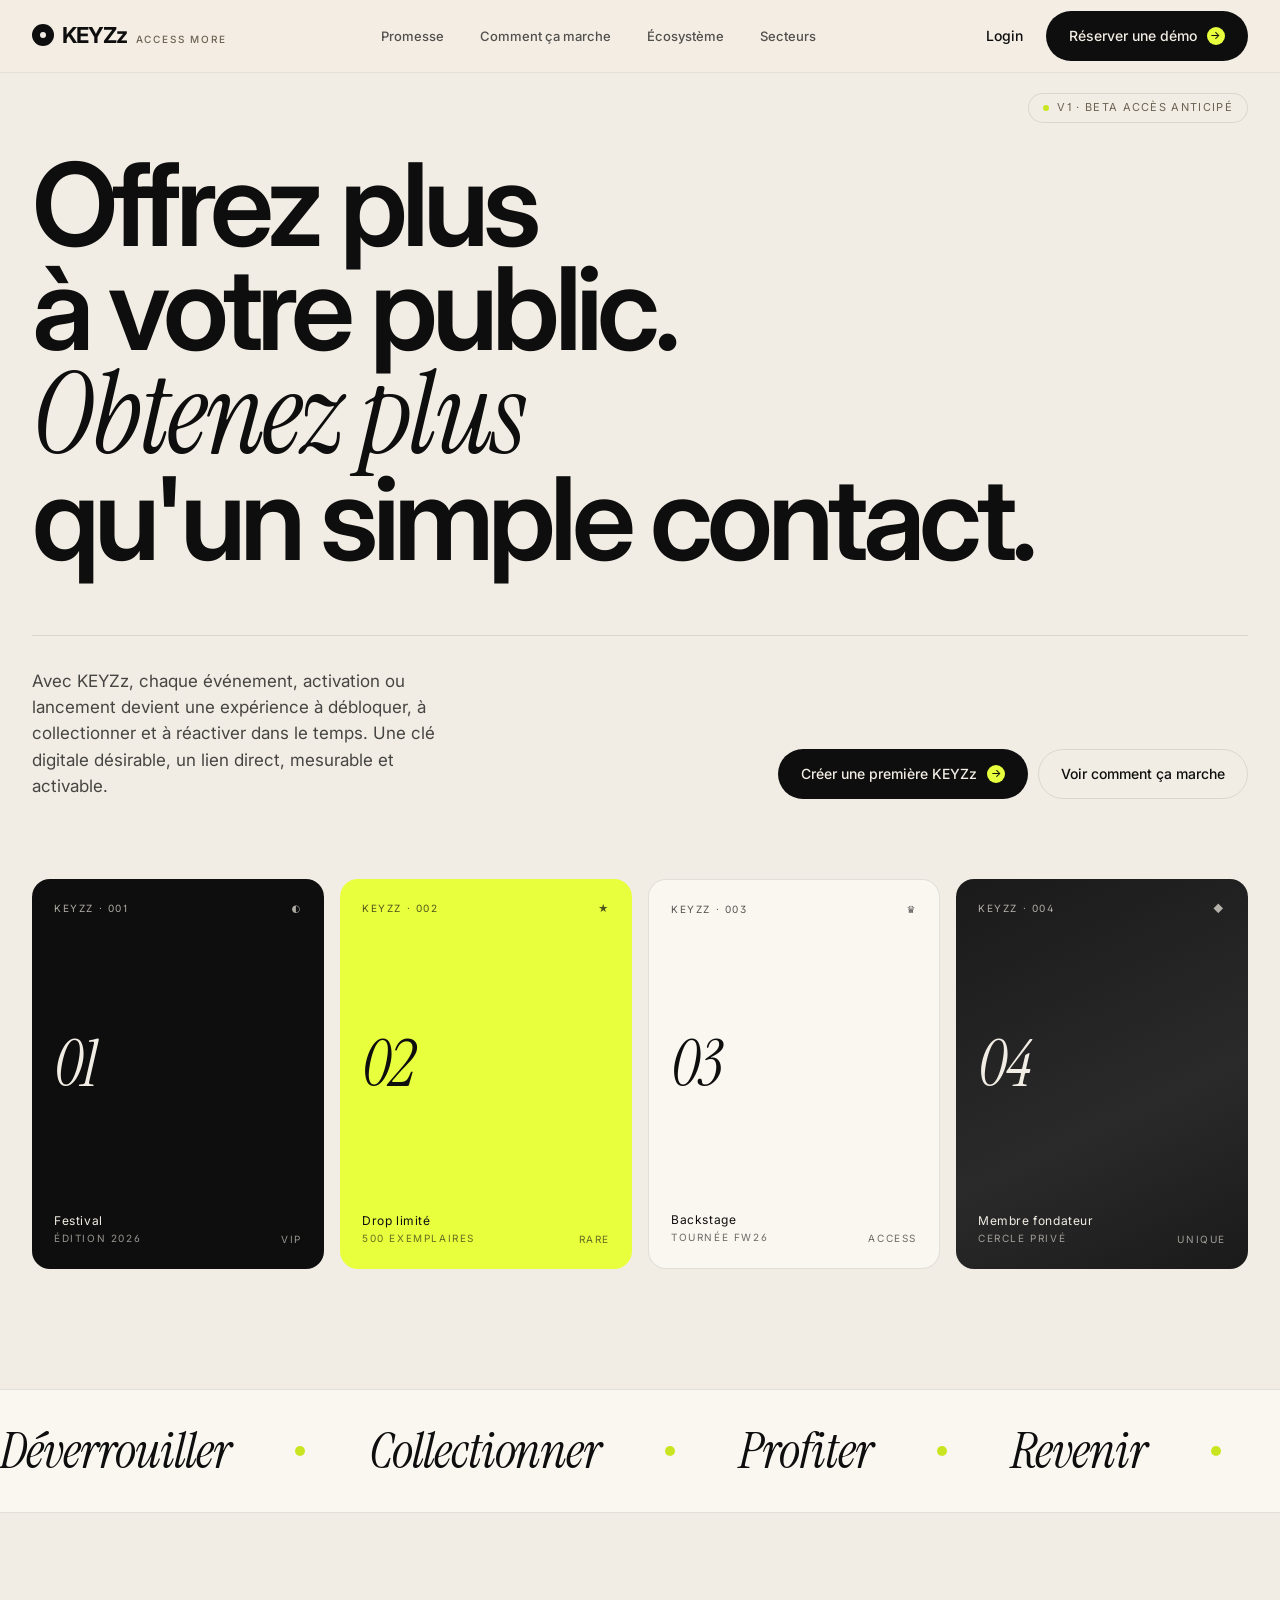
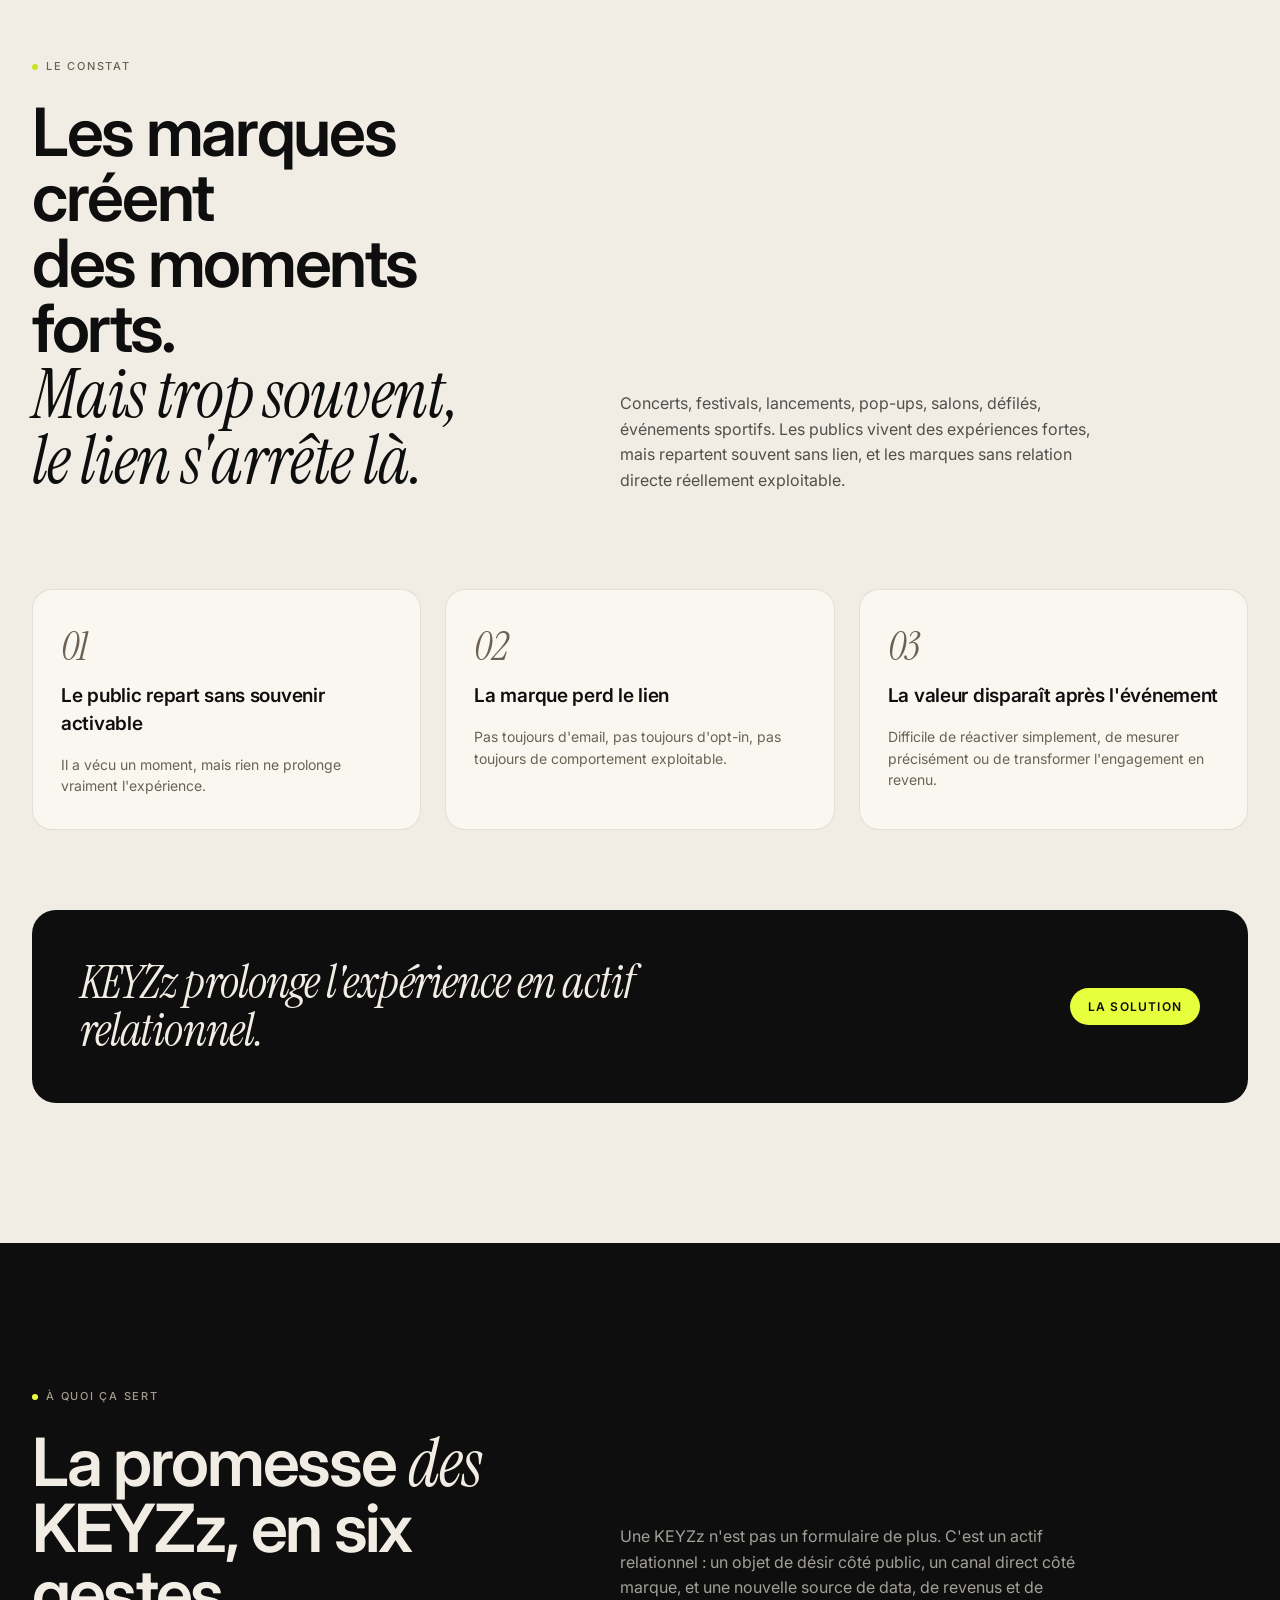
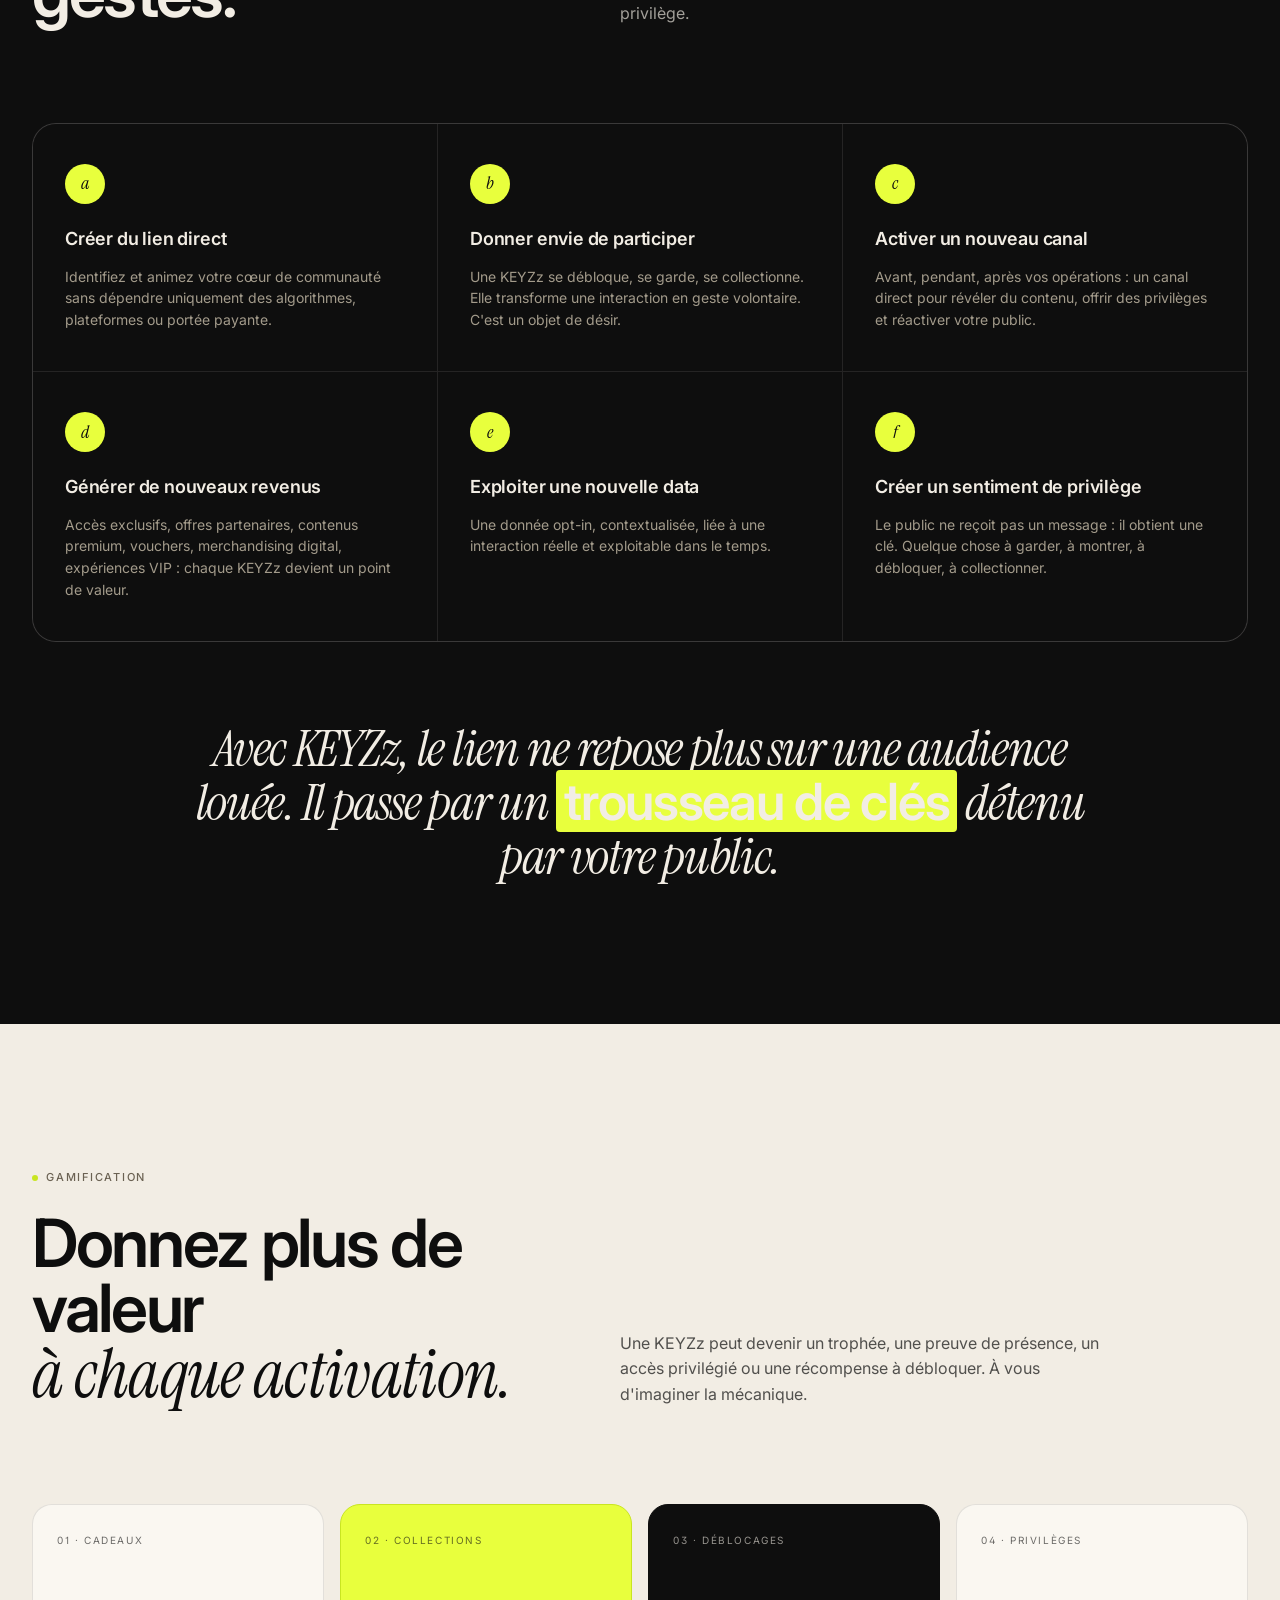
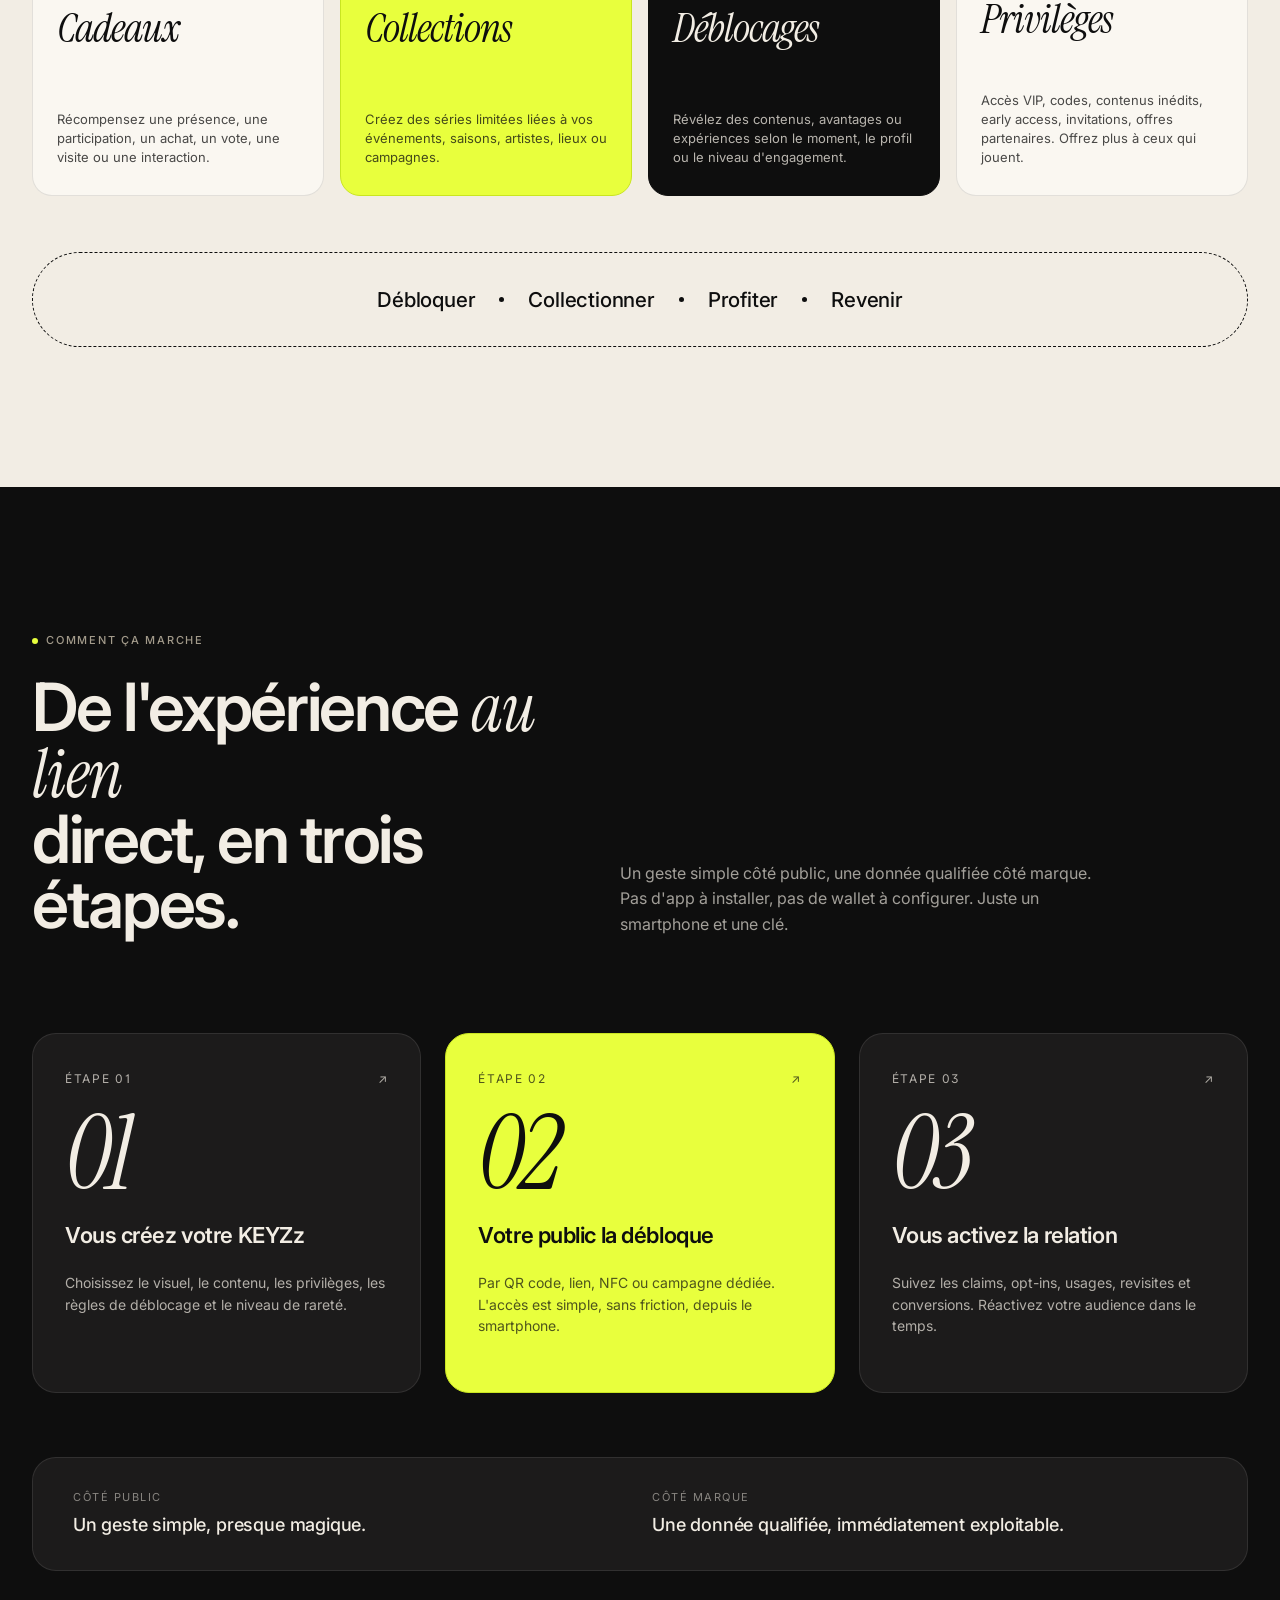
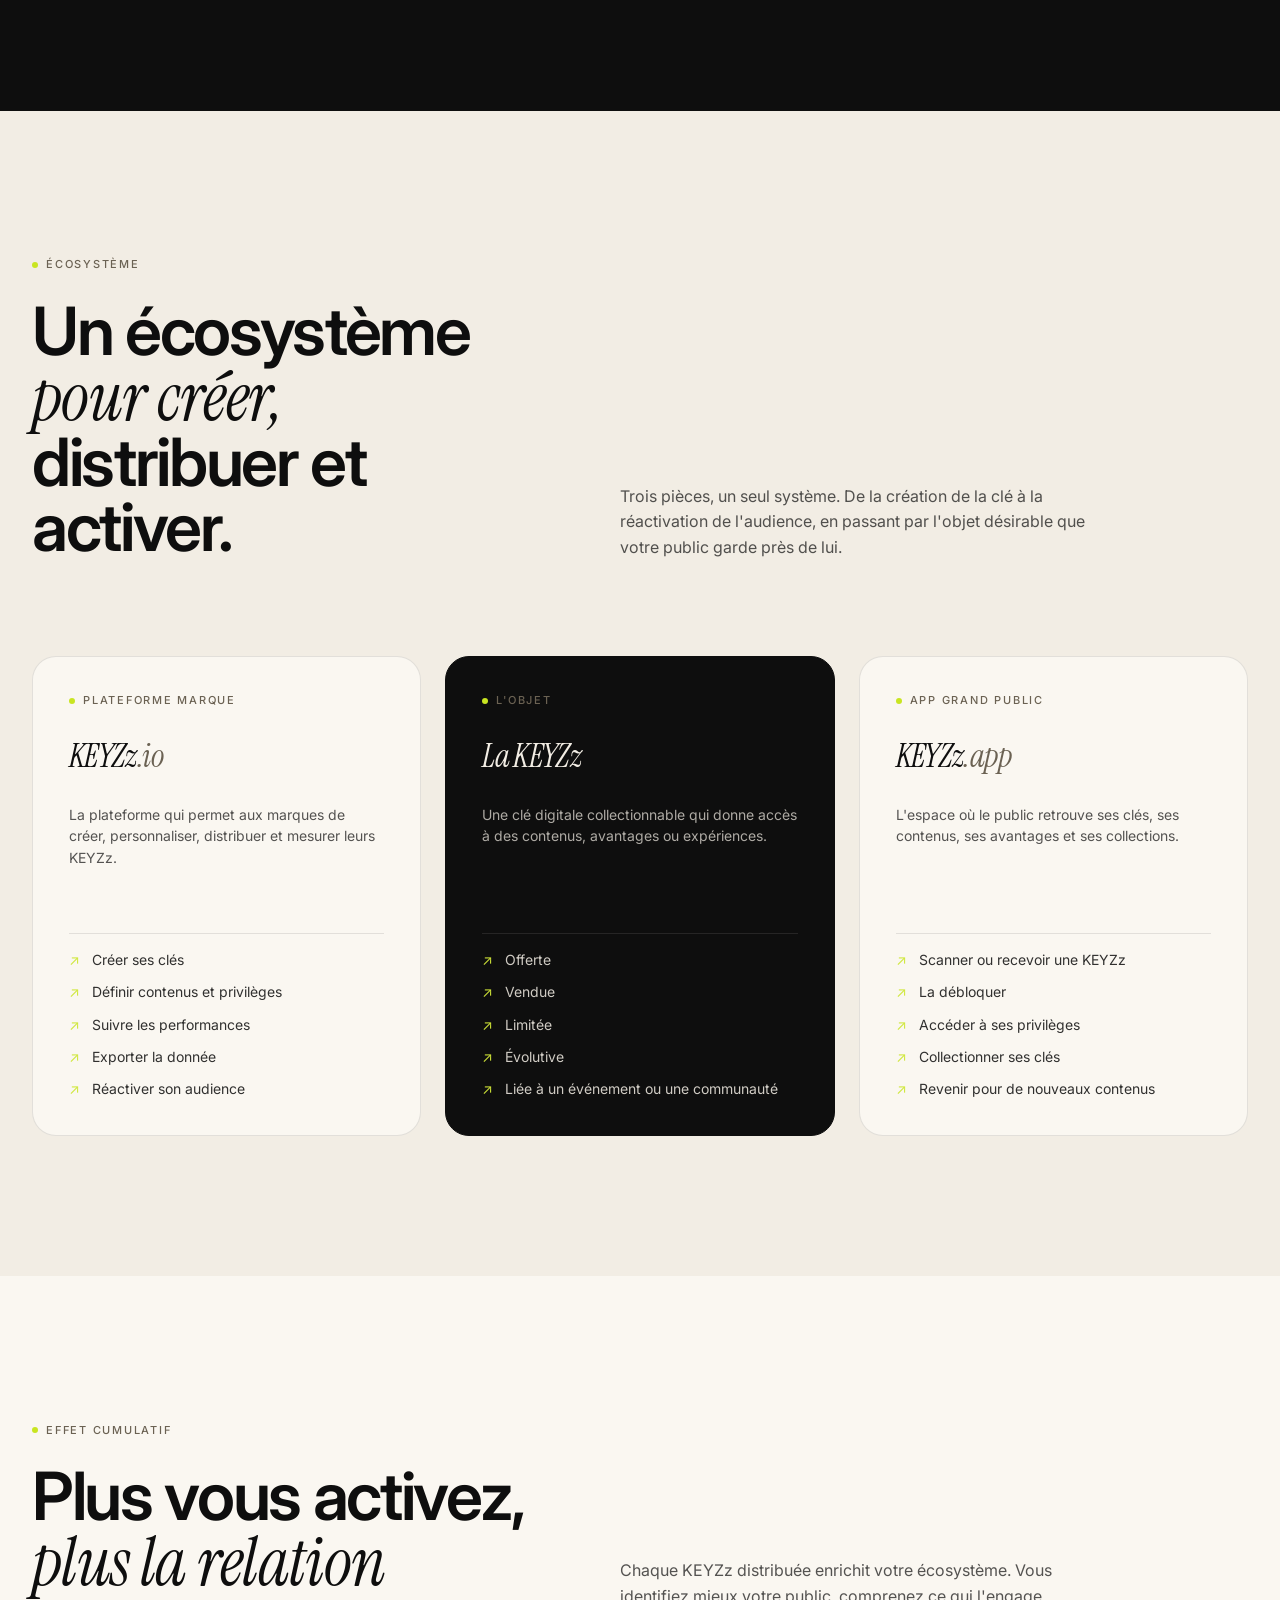
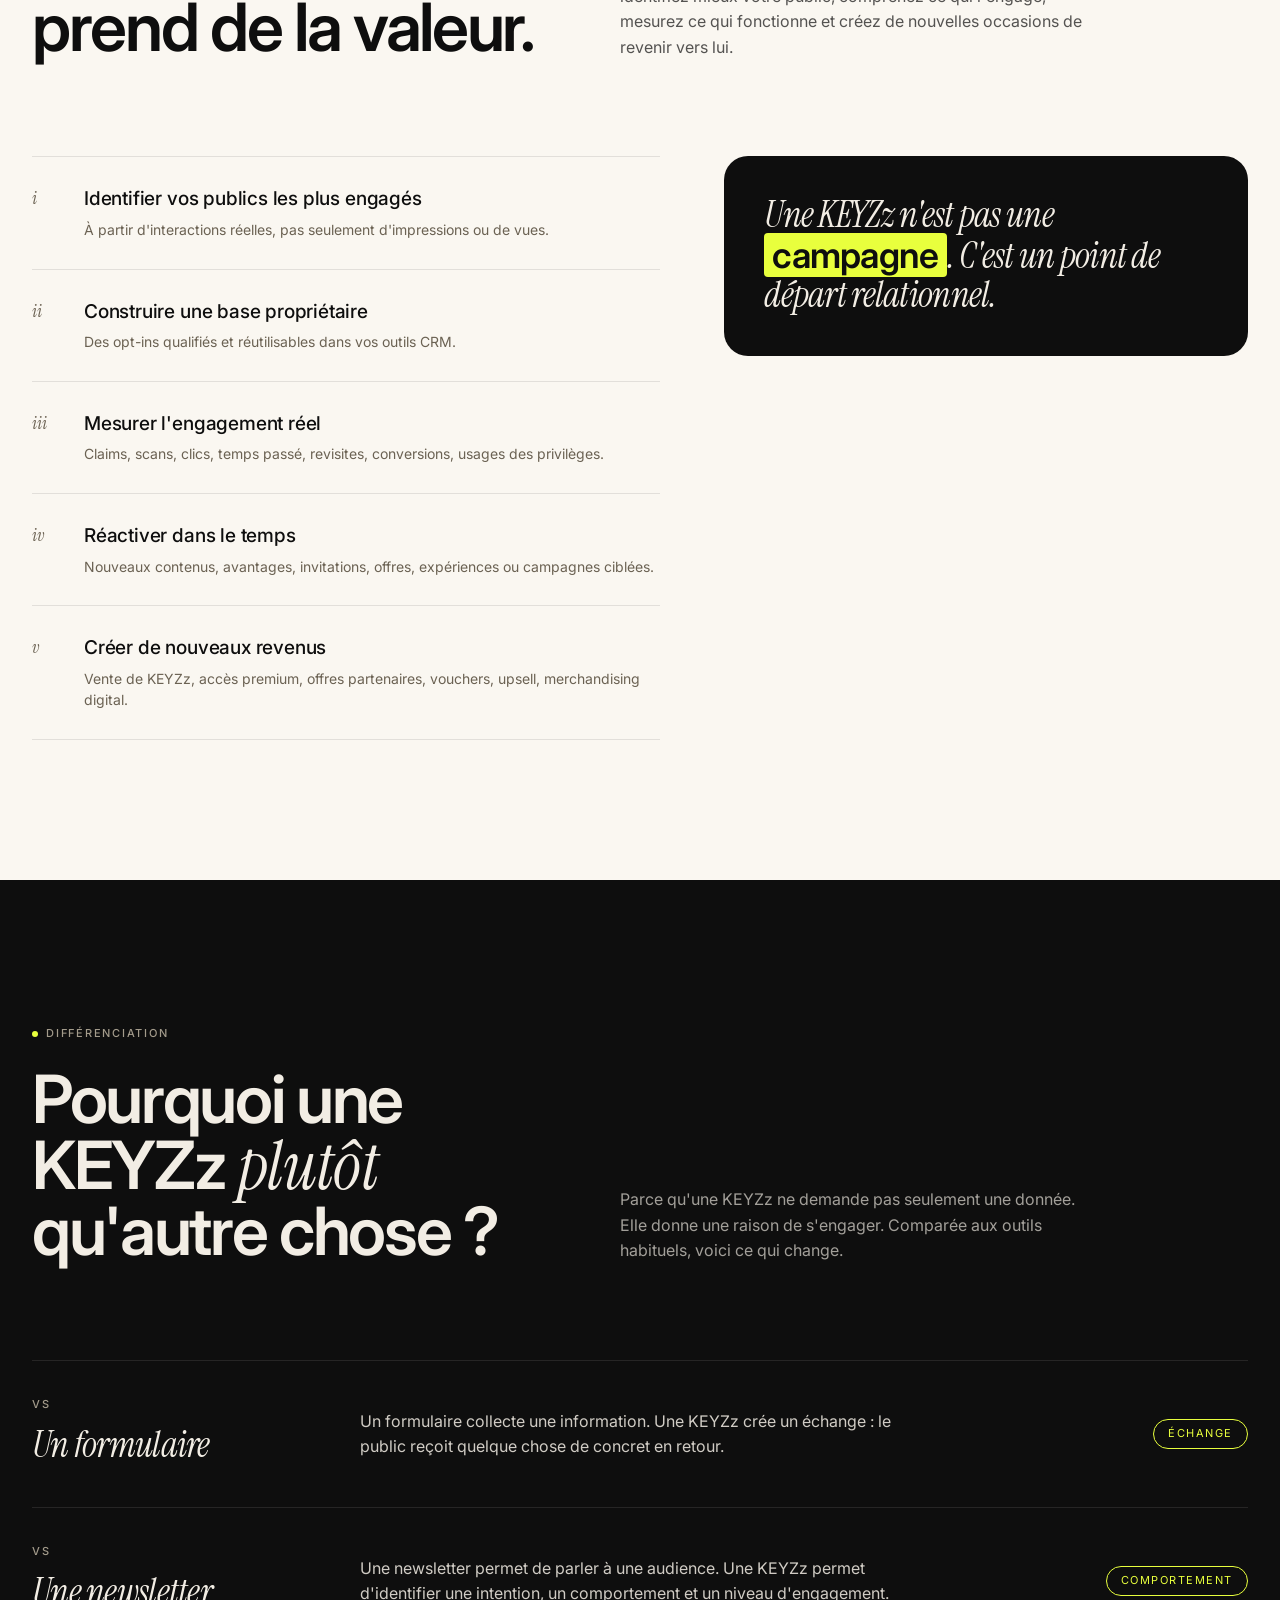
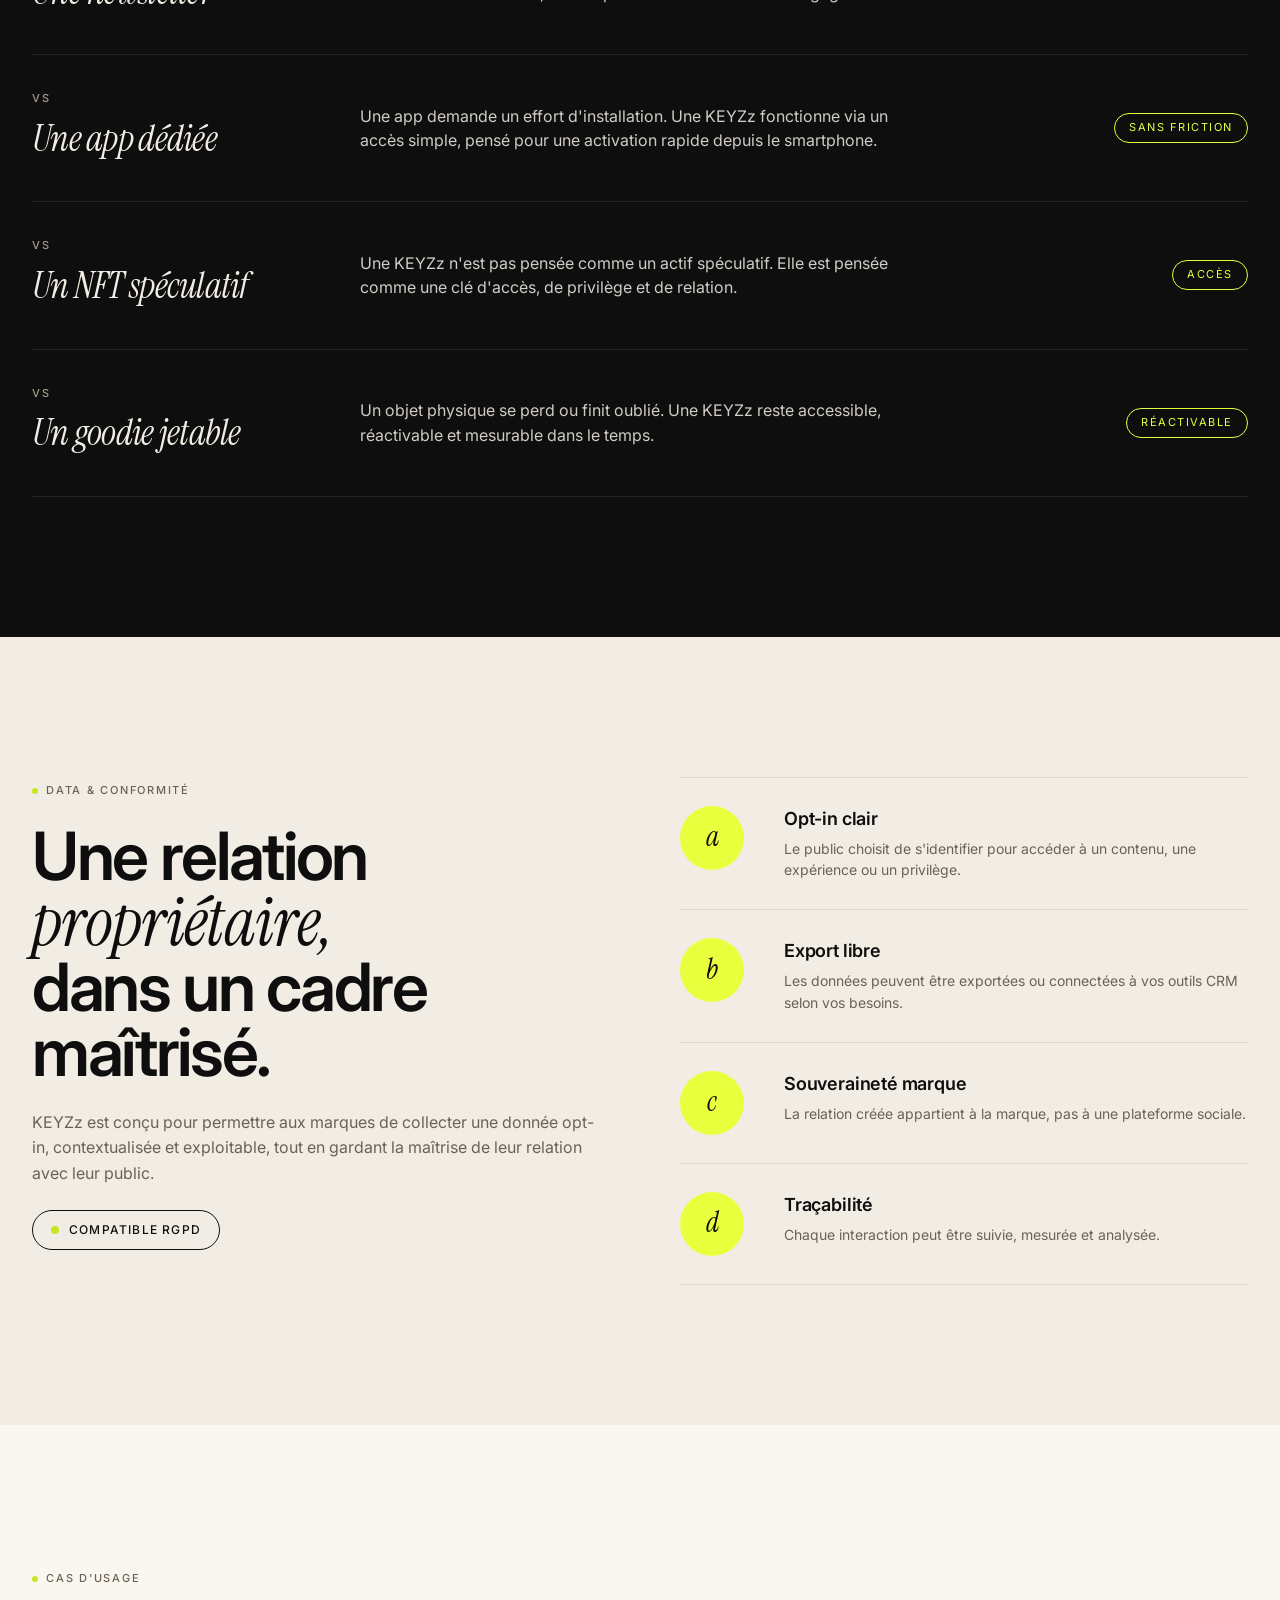
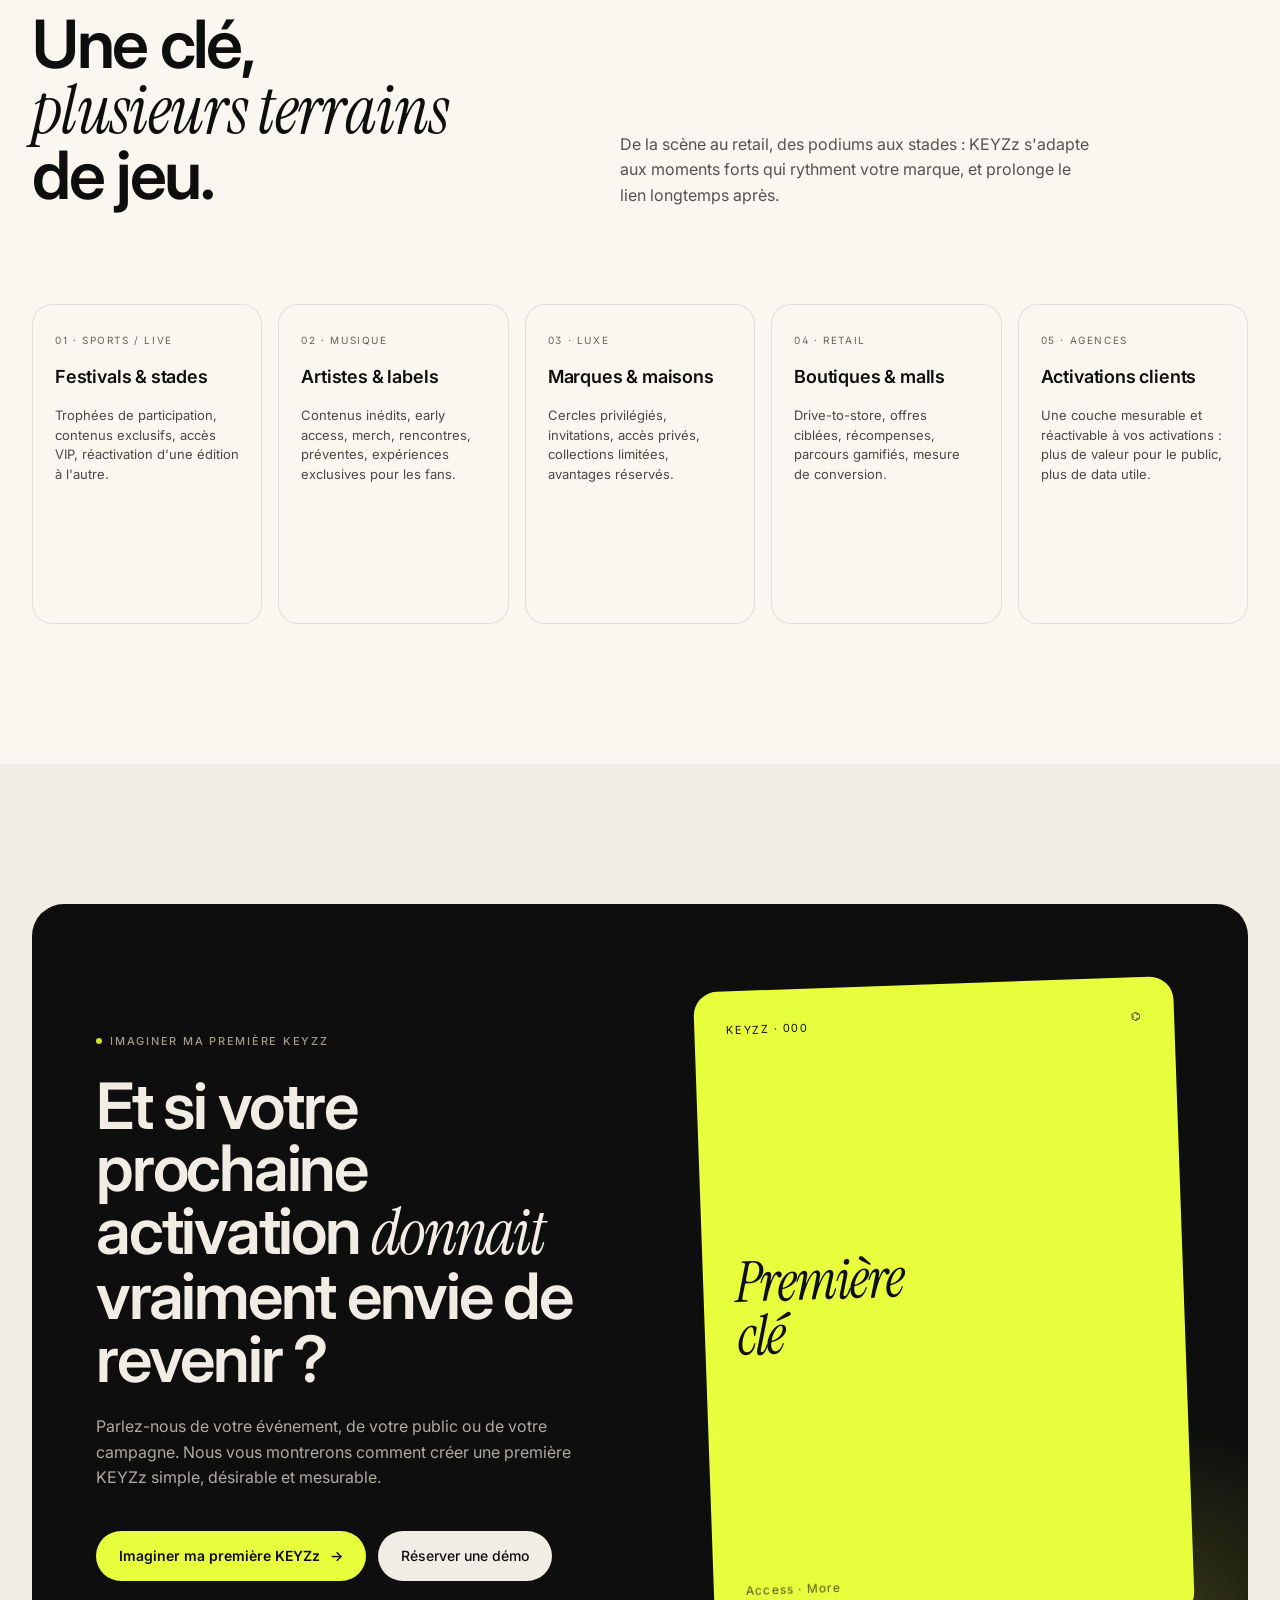
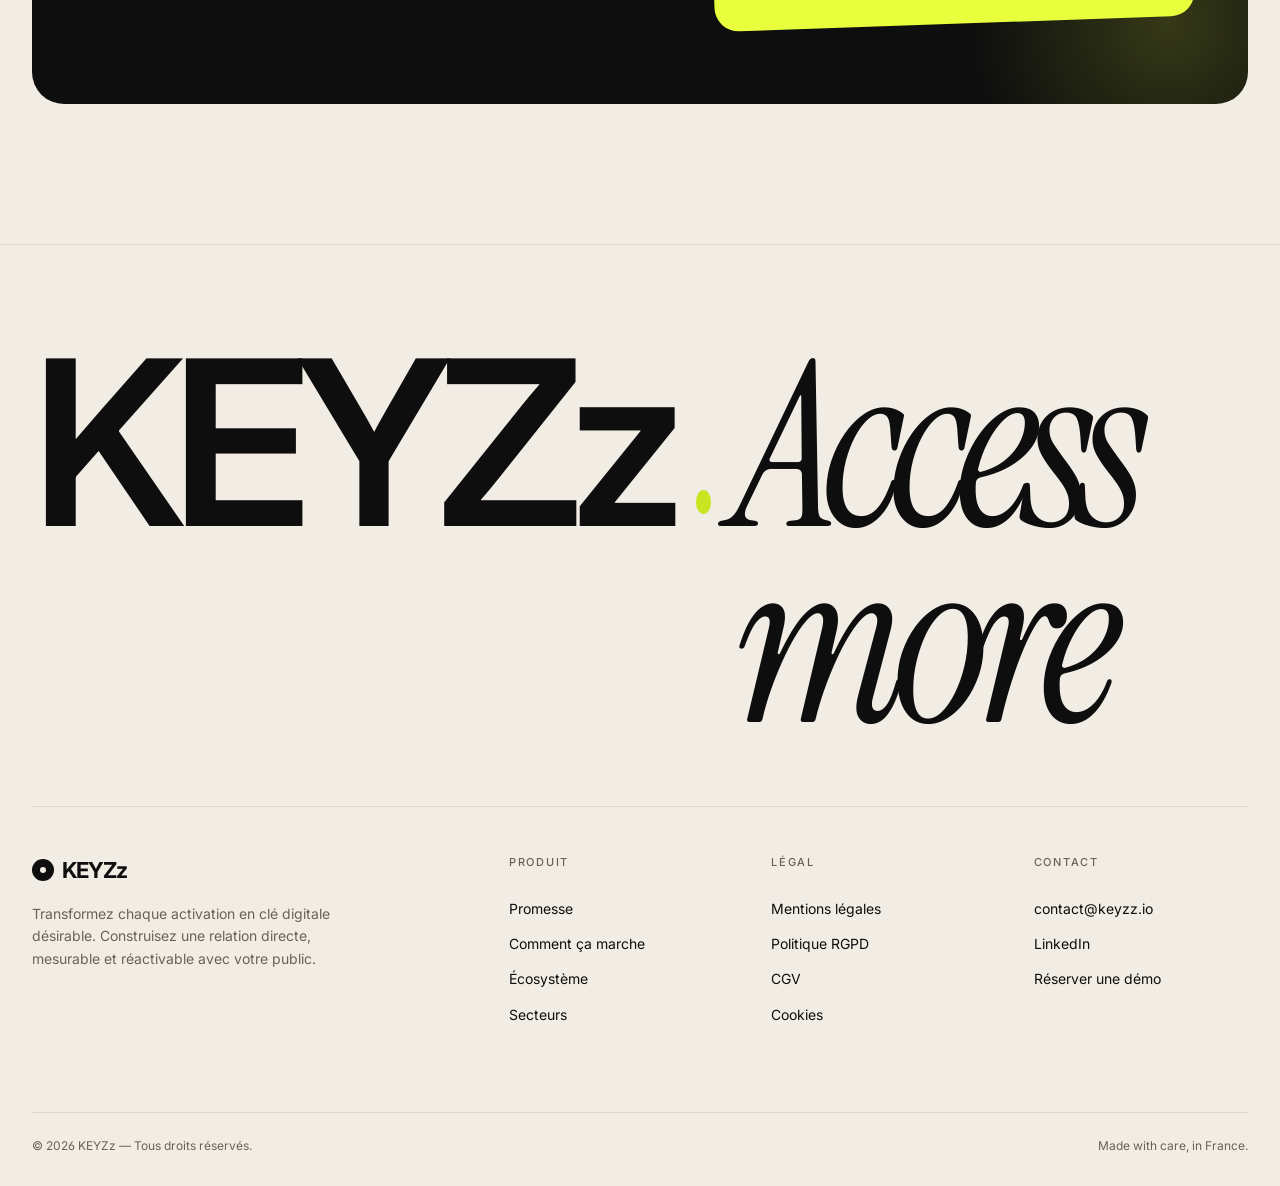
<file: wireframe-v1.html>
<!DOCTYPE html>
<html lang="fr">
<head>
<meta charset="UTF-8">
<meta name="viewport" content="width=device-width, initial-scale=1.0">
<title>KEYZz — Access More</title>
<meta name="description" content="KEYZz transforme vos activations en clés digitales désirables — à débloquer, collectionner et réactiver dans le temps.">
<link rel="preconnect" href="https://fonts.googleapis.com">
<link rel="preconnect" href="https://fonts.gstatic.com" crossorigin>
<link href="https://fonts.googleapis.com/css2?family=Inter:wght@300;400;500;600;700&family=Instrument+Serif:ital@0;1&display=swap" rel="stylesheet">
<style>
* { box-sizing: border-box; margin: 0; padding: 0; }

:root {
  --cream: #F2EDE4;
  --cream-soft: #ECE6DA;
  --paper: #FAF7F1;
  --ink: #0E0E0E;
  --ink-soft: #1A1A1A;
  --muted: #6B6253;
  --muted-soft: #A39B8B;
  --line: rgba(14, 14, 14, 0.10);
  --line-soft: rgba(14, 14, 14, 0.06);
  --accent: #E8FF3D;
  --accent-deep: #C9E521;
  --gold: #D4A437;
  --on-dark: #F2EDE4;
  --line-dark: rgba(242, 237, 228, 0.10);
}

html { scroll-behavior: smooth; }

body {
  font-family: 'Inter', -apple-system, BlinkMacSystemFont, system-ui, sans-serif;
  background: var(--cream);
  color: var(--ink);
  line-height: 1.45;
  -webkit-font-smoothing: antialiased;
  font-feature-settings: 'ss01', 'cv01';
}

.serif { font-family: 'Instrument Serif', Georgia, serif; font-weight: 400; font-style: italic; letter-spacing: -0.01em; }

.container { max-width: 1320px; margin: 0 auto; padding: 0 32px; }

/* === NAV === */
nav {
  position: sticky; top: 0; z-index: 100;
  background: rgba(242, 237, 228, 0.78);
  backdrop-filter: blur(16px) saturate(140%);
  -webkit-backdrop-filter: blur(16px) saturate(140%);
  border-bottom: 1px solid var(--line-soft);
}
nav .container {
  display: flex; align-items: center; justify-content: space-between;
  height: 72px;
}
.logo {
  font-size: 22px; font-weight: 700; letter-spacing: -0.04em;
  display: flex; align-items: baseline; gap: 8px;
}
.logo-mark {
  display: inline-block; width: 22px; height: 22px; border-radius: 50%;
  background: var(--ink); position: relative; transform: translateY(3px);
}
.logo-mark::after {
  content: ''; position: absolute; left: 50%; top: 50%;
  width: 6px; height: 6px; border-radius: 50%;
  background: var(--cream); transform: translate(-50%, -50%);
}
.logo .baseline {
  font-size: 10px; font-weight: 500; letter-spacing: 0.18em;
  color: var(--muted); text-transform: uppercase;
}
.nav-links { display: flex; gap: 36px; list-style: none; }
.nav-links a {
  color: var(--ink); text-decoration: none; font-size: 13px;
  font-weight: 500; opacity: 0.7; transition: opacity 0.2s;
}
.nav-links a:hover { opacity: 1; }
.nav-cta { display: flex; gap: 8px; align-items: center; }
@media (max-width: 860px) { .nav-links { display: none; } }

/* === BUTTONS === */
.btn {
  display: inline-flex; align-items: center; gap: 10px;
  padding: 14px 22px; border-radius: 999px; text-decoration: none;
  font-size: 14px; font-weight: 500; cursor: pointer;
  transition: all 0.25s cubic-bezier(.2,.7,.3,1); border: 1px solid transparent;
  white-space: nowrap;
}
.btn-primary {
  background: var(--ink); color: var(--cream);
}
.btn-primary:hover { background: var(--ink-soft); transform: translateY(-1px); }
.btn-primary .arrow {
  display: inline-flex; width: 18px; height: 18px; border-radius: 50%;
  background: var(--accent); color: var(--ink); align-items: center;
  justify-content: center; font-size: 11px;
}
.btn-secondary {
  background: transparent; color: var(--ink);
  border: 1px solid var(--line);
}
.btn-secondary:hover { background: rgba(14, 14, 14, 0.04); border-color: var(--ink); }
.btn-ghost { background: transparent; color: var(--ink); padding: 10px 14px; font-weight: 500; }
.btn-ghost:hover { opacity: 0.7; }
.btn-light {
  background: var(--cream); color: var(--ink);
}
.btn-light:hover { background: var(--paper); transform: translateY(-1px); }
.btn-accent {
  background: var(--accent); color: var(--ink); font-weight: 600;
}
.btn-accent:hover { background: var(--accent-deep); transform: translateY(-1px); }

/* === DISPLAY TYPE === */
.display {
  font-size: clamp(54px, 8.4vw, 130px);
  line-height: 0.92;
  letter-spacing: -0.045em;
  font-weight: 600;
}
.display-md {
  font-size: clamp(40px, 5.2vw, 76px);
  line-height: 0.98;
  letter-spacing: -0.035em;
  font-weight: 600;
}
.display-sm {
  font-size: clamp(28px, 3.2vw, 44px);
  line-height: 1.05;
  letter-spacing: -0.025em;
  font-weight: 600;
}

.eyebrow {
  display: inline-flex; align-items: center; gap: 8px;
  font-size: 11px; font-weight: 500; letter-spacing: 0.16em;
  text-transform: uppercase; color: var(--muted);
}
.eyebrow::before {
  content: ''; display: inline-block; width: 6px; height: 6px;
  border-radius: 50%; background: var(--accent-deep);
}

/* === HERO === */
.hero {
  padding: 80px 0 120px;
  position: relative;
  overflow: hidden;
}
.hero-grid {
  display: grid; grid-template-columns: 1fr; gap: 64px;
  align-items: end;
}
.hero h1 {
  font-size: clamp(56px, 9vw, 148px);
  line-height: 0.9;
  letter-spacing: -0.05em;
  font-weight: 600;
  max-width: 1200px;
}
.hero h1 .em {
  font-family: 'Instrument Serif', Georgia, serif;
  font-style: italic; font-weight: 400; letter-spacing: -0.02em;
}
.hero-meta {
  display: grid; grid-template-columns: 1fr 1fr; gap: 64px;
  margin-top: 64px; padding-top: 32px;
  border-top: 1px solid var(--line);
  align-items: end;
}
.hero-sub {
  font-size: 17px; color: var(--ink); opacity: 0.75; line-height: 1.55;
  max-width: 440px;
}
.hero-ctas { display: flex; gap: 10px; flex-wrap: wrap; justify-content: flex-end; }

.marquee-tag {
  position: absolute; top: 20px; right: 32px;
  display: inline-flex; gap: 8px; padding: 6px 14px;
  border: 1px solid var(--line); border-radius: 999px;
  font-size: 11px; letter-spacing: 0.12em; text-transform: uppercase;
  color: var(--muted); background: rgba(242, 237, 228, 0.7);
}
.marquee-tag::before {
  content: ''; display: inline-block; width: 6px; height: 6px;
  border-radius: 50%; background: var(--accent-deep);
  align-self: center;
}

@media (max-width: 860px) {
  .hero { padding: 40px 0 64px; }
  .hero-meta { grid-template-columns: 1fr; gap: 24px; margin-top: 40px; }
  .hero-ctas { justify-content: flex-start; }
  .marquee-tag { position: relative; top: 0; right: 0; margin-bottom: 32px; }
}

/* === KEY CARDS (hero visual) === */
.keys-strip {
  margin-top: 80px;
  display: grid; grid-template-columns: repeat(4, 1fr); gap: 16px;
}
.key-card {
  aspect-ratio: 3/4; border-radius: 18px;
  background: var(--ink); color: var(--on-dark);
  padding: 22px; display: flex; flex-direction: column;
  justify-content: space-between; position: relative; overflow: hidden;
  transition: transform 0.4s cubic-bezier(.2,.7,.3,1);
}
.key-card:hover { transform: translateY(-6px) rotate(-1deg); }
.key-card.k2 { background: var(--accent); color: var(--ink); }
.key-card.k3 { background: var(--paper); color: var(--ink); border: 1px solid var(--line); }
.key-card.k4 {
  background: linear-gradient(155deg, #1A1A1A 0%, #2A2A2A 60%, #1A1A1A 100%);
  color: var(--on-dark);
}
.key-card-top {
  display: flex; justify-content: space-between;
  font-size: 10px; letter-spacing: 0.16em; text-transform: uppercase;
  opacity: 0.7;
}
.key-card-num {
  font-family: 'Instrument Serif', serif;
  font-size: 64px; line-height: 1; letter-spacing: -0.03em;
  font-style: italic;
}
.key-card-label {
  font-size: 12px; letter-spacing: 0.05em;
  display: flex; justify-content: space-between; align-items: end;
}
.key-card-label small {
  font-size: 10px; letter-spacing: 0.16em; text-transform: uppercase; opacity: 0.6;
}
@media (max-width: 860px) {
  .keys-strip { grid-template-columns: repeat(2, 1fr); margin-top: 48px; }
}

/* === SECTIONS === */
section { padding: 140px 0; position: relative; }
.section-dark { background: var(--ink); color: var(--on-dark); }
.section-dark .eyebrow { color: var(--muted-soft); }
.section-dark .eyebrow::before { background: var(--accent); }
.section-paper { background: var(--paper); }

.section-head {
  display: grid; grid-template-columns: 1fr 1.2fr; gap: 64px;
  margin-bottom: 96px; align-items: end;
}
.section-head h2 { font-weight: 600; }
.section-head p {
  font-size: 16px; color: var(--ink); opacity: 0.7; line-height: 1.6;
  max-width: 480px;
}
.section-dark .section-head p { color: var(--on-dark); opacity: 0.65; }

@media (max-width: 860px) {
  section { padding: 80px 0; }
  .section-head { grid-template-columns: 1fr; gap: 24px; margin-bottom: 56px; }
}

/* === PROBLEM === */
.problem-list {
  display: grid; grid-template-columns: repeat(3, 1fr); gap: 24px;
  margin-top: 56px;
}
.problem-card {
  padding: 36px 28px 32px;
  border: 1px solid var(--line);
  border-radius: 20px;
  background: var(--paper);
  display: flex; flex-direction: column; gap: 16px;
  min-height: 240px;
}
.problem-num {
  font-family: 'Instrument Serif', serif;
  font-size: 40px; line-height: 1; font-style: italic;
  color: var(--muted); letter-spacing: -0.02em;
}
.problem-card h3 {
  font-size: 19px; font-weight: 600; letter-spacing: -0.015em;
}
.problem-card p { font-size: 14px; color: var(--muted); line-height: 1.55; }

.problem-outro {
  margin-top: 80px; padding: 48px;
  border-radius: 24px; background: var(--ink); color: var(--on-dark);
  display: flex; align-items: center; justify-content: space-between; gap: 40px;
}
.problem-outro p {
  font-family: 'Instrument Serif', serif;
  font-size: clamp(28px, 3.6vw, 48px); line-height: 1.05;
  letter-spacing: -0.02em; font-style: italic; max-width: 720px;
}
.problem-outro .pill {
  display: inline-flex; padding: 10px 18px; border-radius: 999px;
  background: var(--accent); color: var(--ink);
  font-size: 12px; font-weight: 600; letter-spacing: 0.1em;
  text-transform: uppercase; white-space: nowrap;
}

@media (max-width: 860px) {
  .problem-list { grid-template-columns: 1fr; }
  .problem-outro { flex-direction: column; padding: 32px; align-items: flex-start; }
}

/* === PROMESSE === */
.promesse-grid {
  display: grid; grid-template-columns: repeat(3, 1fr); gap: 1px;
  background: var(--line);
  border: 1px solid var(--line);
  border-radius: 24px; overflow: hidden;
}
.promesse-cell {
  background: var(--cream); padding: 40px 32px;
  display: flex; flex-direction: column; gap: 14px;
  min-height: 240px;
}
.section-dark .promesse-grid { background: var(--line-dark); border-color: var(--line-dark); }
.section-dark .promesse-cell { background: var(--ink); }

.promesse-cell .icon {
  width: 40px; height: 40px; border-radius: 50%;
  background: var(--accent); color: var(--ink);
  display: flex; align-items: center; justify-content: center;
  font-family: 'Instrument Serif', serif; font-style: italic;
  font-size: 18px; letter-spacing: -0.02em;
  margin-bottom: 8px;
}
.promesse-cell h3 {
  font-size: 18px; font-weight: 600; letter-spacing: -0.01em;
}
.section-dark .promesse-cell h3 { color: var(--on-dark); }
.promesse-cell p {
  font-size: 14px; color: var(--muted); line-height: 1.55;
}
.section-dark .promesse-cell p { color: var(--muted-soft); }

.promesse-outro {
  margin-top: 80px; text-align: center;
}
.promesse-outro .quote {
  font-family: 'Instrument Serif', serif;
  font-size: clamp(28px, 4vw, 56px); line-height: 1.05;
  letter-spacing: -0.025em; font-style: italic; max-width: 920px;
  margin: 0 auto;
}
.promesse-outro .quote .hl {
  font-family: 'Inter'; font-style: normal; font-weight: 600;
  background: var(--accent); padding: 0 8px; border-radius: 4px;
}

@media (max-width: 860px) {
  .promesse-grid { grid-template-columns: 1fr; }
}

/* === GAMIFICATION === */
.gam-grid {
  display: grid; grid-template-columns: repeat(4, 1fr); gap: 16px;
}
.gam-card {
  aspect-ratio: 1; border-radius: 20px;
  padding: 28px 24px; display: flex; flex-direction: column;
  justify-content: space-between; position: relative; overflow: hidden;
  background: var(--paper); border: 1px solid var(--line);
  transition: transform 0.3s;
}
.gam-card:hover { transform: translateY(-4px); }
.gam-card.alt { background: var(--accent); border-color: var(--accent-deep); }
.gam-card.dark { background: var(--ink); color: var(--on-dark); border-color: var(--ink); }
.gam-tag {
  font-size: 10px; letter-spacing: 0.16em; text-transform: uppercase;
  opacity: 0.6;
}
.gam-title {
  font-family: 'Instrument Serif', serif;
  font-size: clamp(28px, 3.2vw, 44px); line-height: 1; font-style: italic;
  letter-spacing: -0.025em;
}
.gam-card p { font-size: 13px; line-height: 1.45; opacity: 0.75; }

.gam-banner {
  margin-top: 56px; padding: 32px 40px;
  border: 1px dashed var(--ink); border-radius: 999px;
  display: flex; gap: 24px; justify-content: center; align-items: center; flex-wrap: wrap;
  font-size: clamp(16px, 1.6vw, 22px); font-weight: 500; letter-spacing: -0.01em;
}
.gam-banner span { display: inline-flex; align-items: center; gap: 24px; }
.gam-banner .sep {
  width: 5px; height: 5px; border-radius: 50%; background: var(--ink);
}

@media (max-width: 860px) {
  .gam-grid { grid-template-columns: repeat(2, 1fr); }
  .gam-banner { padding: 24px; border-radius: 24px; flex-direction: column; gap: 12px; }
  .gam-banner .sep { display: none; }
}

/* === HOW IT WORKS === */
.steps-rail {
  display: grid; grid-template-columns: repeat(3, 1fr); gap: 24px;
  position: relative;
}
.step {
  padding: 36px 32px; border-radius: 24px;
  background: rgba(242, 237, 228, 0.06);
  border: 1px solid var(--line-dark);
  display: flex; flex-direction: column; gap: 20px;
  min-height: 360px; position: relative;
}
.step:nth-child(2) { background: var(--accent); color: var(--ink); border-color: var(--accent-deep); }
.step-num-block {
  display: flex; justify-content: space-between; align-items: start;
  font-size: 12px; letter-spacing: 0.14em; text-transform: uppercase;
  opacity: 0.7;
}
.step-big {
  font-family: 'Instrument Serif', serif; font-style: italic;
  font-size: clamp(72px, 8vw, 120px); line-height: 0.9;
  letter-spacing: -0.04em;
}
.step h3 {
  font-size: 22px; font-weight: 600; letter-spacing: -0.02em;
}
.step p { font-size: 14px; opacity: 0.7; line-height: 1.55; flex: 1; }

.steps-outro {
  margin-top: 64px;
  display: grid; grid-template-columns: 1fr 1fr; gap: 24px;
  padding: 32px 40px; border-radius: 24px;
  background: rgba(242, 237, 228, 0.06); border: 1px solid var(--line-dark);
}
.steps-outro div { display: flex; flex-direction: column; gap: 6px; }
.steps-outro small {
  font-size: 11px; letter-spacing: 0.14em; text-transform: uppercase;
  opacity: 0.5;
}
.steps-outro p { font-size: 18px; font-weight: 500; letter-spacing: -0.01em; }

@media (max-width: 860px) {
  .steps-rail { grid-template-columns: 1fr; }
  .steps-outro { grid-template-columns: 1fr; }
}

/* === ECOSYSTEM === */
.eco-grid {
  display: grid; grid-template-columns: repeat(3, 1fr); gap: 24px;
}
.eco-card {
  background: var(--paper); border: 1px solid var(--line);
  border-radius: 24px; padding: 36px; min-height: 480px;
  display: flex; flex-direction: column; gap: 24px;
}
.eco-card.mid {
  background: var(--ink); color: var(--on-dark); border-color: var(--ink);
}
.eco-name {
  font-family: 'Instrument Serif', serif; font-style: italic;
  font-size: 32px; letter-spacing: -0.02em;
}
.eco-tagline {
  font-size: 14px; opacity: 0.7; line-height: 1.55;
}
.eco-list { list-style: none; display: flex; flex-direction: column; gap: 12px; margin-top: auto; padding-top: 16px; border-top: 1px solid var(--line); }
.eco-card.mid .eco-list { border-color: var(--line-dark); }
.eco-list li {
  font-size: 14px; opacity: 0.85;
  display: flex; align-items: start; gap: 12px;
}
.eco-list li::before {
  content: '↗'; color: var(--accent-deep); font-size: 14px;
}
.eco-card.mid .eco-list li::before { color: var(--accent); }

@media (max-width: 860px) {
  .eco-grid { grid-template-columns: 1fr; }
  .eco-card { min-height: auto; }
}

/* === EFFET CUMULATIF === */
.cumul-grid {
  display: grid; grid-template-columns: 1.2fr 1fr; gap: 64px;
  align-items: start;
}
.cumul-list {
  display: flex; flex-direction: column;
}
.cumul-row {
  padding: 28px 0;
  border-top: 1px solid var(--line);
  display: grid; grid-template-columns: 28px 1fr; gap: 24px;
  align-items: start;
}
.cumul-row:last-child { border-bottom: 1px solid var(--line); }
.cumul-row-num {
  font-family: 'Instrument Serif', serif; font-style: italic;
  color: var(--muted); font-size: 18px;
}
.cumul-row h3 {
  font-size: 19px; font-weight: 500; letter-spacing: -0.01em;
  margin-bottom: 6px;
}
.cumul-row p { font-size: 14px; color: var(--muted); line-height: 1.55; }

.cumul-quote {
  position: sticky; top: 96px;
  padding: 40px; border-radius: 24px;
  background: var(--ink); color: var(--on-dark);
  font-family: 'Instrument Serif', serif; font-style: italic;
  font-size: clamp(28px, 2.8vw, 38px); line-height: 1.1;
  letter-spacing: -0.02em;
}
.cumul-quote .hl {
  font-family: 'Inter'; font-style: normal; font-weight: 600;
  background: var(--accent); color: var(--ink);
  padding: 0 8px; border-radius: 4px;
}

@media (max-width: 860px) {
  .cumul-grid { grid-template-columns: 1fr; }
  .cumul-quote { position: relative; top: 0; }
}

/* === DIFFERENTIATION === */
.diff-table {
  border-top: 1px solid var(--line-dark);
}
.diff-row {
  padding: 36px 0;
  border-bottom: 1px solid var(--line-dark);
  display: grid; grid-template-columns: 1fr 2fr 1fr; gap: 48px;
  align-items: center;
  transition: padding 0.3s;
}
.diff-row:hover { padding-left: 16px; padding-right: 16px; }
.diff-vs-tag {
  font-family: 'Instrument Serif', serif; font-style: italic;
  font-size: 36px; letter-spacing: -0.02em;
}
.diff-vs-tag small {
  display: block; font-family: 'Inter'; font-style: normal;
  font-size: 11px; letter-spacing: 0.14em; text-transform: uppercase;
  color: var(--muted-soft); margin-bottom: 6px; font-weight: 500;
}
.diff-row p {
  font-size: 16px; opacity: 0.85; line-height: 1.55;
}
.diff-row .badge {
  justify-self: end;
  font-size: 11px; letter-spacing: 0.14em; text-transform: uppercase;
  color: var(--accent); padding: 6px 14px;
  border: 1px solid var(--accent); border-radius: 999px;
}

@media (max-width: 860px) {
  .diff-row { grid-template-columns: 1fr; gap: 16px; padding: 28px 0; }
  .diff-row .badge { justify-self: start; }
}

/* === DATA / RGPD === */
.rgpd-block {
  display: grid; grid-template-columns: 1fr 1fr; gap: 80px;
  align-items: start;
}
.rgpd-list { display: flex; flex-direction: column; gap: 0; }
.rgpd-item {
  padding: 28px 0; border-bottom: 1px solid var(--line);
  display: grid; grid-template-columns: 80px 1fr; gap: 24px;
  align-items: start;
}
.rgpd-item:first-child { border-top: 1px solid var(--line); }
.rgpd-key {
  width: 64px; height: 64px; border-radius: 50%;
  background: var(--accent); color: var(--ink);
  display: flex; align-items: center; justify-content: center;
  font-family: 'Instrument Serif', serif; font-style: italic;
  font-size: 28px;
}
.rgpd-item h3 { font-size: 18px; font-weight: 600; letter-spacing: -0.01em; margin-bottom: 6px; }
.rgpd-item p { font-size: 14px; color: var(--muted); line-height: 1.55; }

.rgpd-pitch h2 { margin-bottom: 24px; }
.rgpd-pitch p { font-size: 16px; line-height: 1.6; color: var(--muted); margin-bottom: 24px; }
.rgpd-badge {
  display: inline-flex; gap: 10px; align-items: center;
  padding: 10px 18px; border-radius: 999px;
  border: 1px solid var(--ink); font-size: 12px; font-weight: 500;
  letter-spacing: 0.1em; text-transform: uppercase;
}
.rgpd-badge::before {
  content: ''; width: 8px; height: 8px; border-radius: 50%;
  background: var(--accent-deep);
}

@media (max-width: 860px) {
  .rgpd-block { grid-template-columns: 1fr; gap: 48px; }
}

/* === SECTEURS === */
.sect-grid {
  display: grid; grid-template-columns: repeat(5, 1fr); gap: 16px;
}
.sect-card {
  border: 1px solid var(--line); border-radius: 20px;
  padding: 28px 22px; min-height: 320px;
  background: var(--paper); display: flex; flex-direction: column; gap: 16px;
  transition: all 0.3s;
}
.sect-card:hover {
  background: var(--ink); color: var(--on-dark); border-color: var(--ink);
  transform: translateY(-4px);
}
.sect-card:hover h3 { color: var(--accent); }
.sect-tag {
  font-size: 10px; letter-spacing: 0.16em; text-transform: uppercase;
  color: var(--muted);
}
.sect-card:hover .sect-tag { color: var(--muted-soft); }
.sect-card h3 {
  font-size: 18px; font-weight: 600; letter-spacing: -0.01em;
  transition: color 0.3s;
}
.sect-card p { font-size: 13px; opacity: 0.75; line-height: 1.5; }

@media (max-width: 1024px) {
  .sect-grid { grid-template-columns: repeat(2, 1fr); }
}
@media (max-width: 600px) {
  .sect-grid { grid-template-columns: 1fr; }
}

/* === CTA FINAL === */
.final-cta {
  padding: 80px 64px; border-radius: 32px;
  background: var(--ink); color: var(--on-dark);
  display: grid; grid-template-columns: 1.1fr 1fr; gap: 80px;
  align-items: center; position: relative; overflow: hidden;
}
.final-cta::before {
  content: ''; position: absolute; bottom: -120px; right: -120px;
  width: 400px; height: 400px; border-radius: 50%;
  background: radial-gradient(circle, rgba(232, 255, 61, 0.18), transparent 70%);
  pointer-events: none;
}
.final-cta h2 {
  font-size: clamp(40px, 5vw, 72px); line-height: 0.98;
  letter-spacing: -0.035em; font-weight: 600; margin-bottom: 24px;
}
.final-cta h2 .em { font-family: 'Instrument Serif', serif; font-style: italic; font-weight: 400; }
.final-cta p {
  font-size: 16px; line-height: 1.6; opacity: 0.7;
  max-width: 480px; margin-bottom: 40px;
}
.final-actions { display: flex; gap: 12px; flex-wrap: wrap; }
.final-side {
  display: flex; flex-direction: column; gap: 24px;
  position: relative; z-index: 1;
}
.final-key {
  aspect-ratio: 3/4; border-radius: 24px;
  background: var(--accent); color: var(--ink);
  padding: 32px; display: flex; flex-direction: column;
  justify-content: space-between; transform: rotate(-2deg);
}
.final-key-top {
  display: flex; justify-content: space-between;
  font-size: 11px; letter-spacing: 0.14em; text-transform: uppercase;
}
.final-key-name {
  font-family: 'Instrument Serif', serif; font-style: italic;
  font-size: 56px; line-height: 0.95; letter-spacing: -0.03em;
}
.final-key-bottom {
  font-size: 12px; letter-spacing: 0.1em; opacity: 0.7;
}

@media (max-width: 860px) {
  .final-cta { padding: 48px 28px; grid-template-columns: 1fr; gap: 48px; }
}

/* === FOOTER === */
footer {
  background: var(--cream); padding: 100px 0 32px;
  border-top: 1px solid var(--line);
}
.footer-display {
  font-size: clamp(80px, 18vw, 280px);
  line-height: 0.85; letter-spacing: -0.06em; font-weight: 600;
  display: flex; align-items: baseline; gap: 24px;
  margin-bottom: 64px;
}
.footer-display .em {
  font-family: 'Instrument Serif', serif; font-style: italic; font-weight: 400;
}
.footer-display .dot {
  width: clamp(12px, 2vw, 24px); height: clamp(12px, 2vw, 24px);
  border-radius: 50%; background: var(--accent-deep);
  display: inline-block; transform: translateY(-12px);
}
.footer-grid {
  display: grid; grid-template-columns: 2fr 1fr 1fr 1fr; gap: 48px;
  padding-top: 48px; border-top: 1px solid var(--line);
}
.footer-brand p {
  font-size: 14px; color: var(--muted); margin-top: 16px;
  max-width: 320px; line-height: 1.6;
}
.footer-col h4 {
  font-size: 11px; font-weight: 500; letter-spacing: 0.16em;
  text-transform: uppercase; margin-bottom: 20px;
  color: var(--muted);
}
.footer-col ul { list-style: none; }
.footer-col li { padding: 6px 0; }
.footer-col a {
  color: var(--ink); font-size: 14px; text-decoration: none;
  transition: opacity 0.2s;
}
.footer-col a:hover { opacity: 0.6; }
.footer-bottom {
  margin-top: 80px; padding-top: 24px; border-top: 1px solid var(--line);
  display: flex; justify-content: space-between; align-items: center;
  font-size: 12px; color: var(--muted);
}
@media (max-width: 860px) {
  .footer-grid { grid-template-columns: 1fr 1fr; gap: 32px; }
  .footer-bottom { flex-direction: column; gap: 12px; text-align: center; }
  footer { padding: 64px 0 32px; }
}

/* === MARQUEE === */
.marquee {
  border-top: 1px solid var(--line);
  border-bottom: 1px solid var(--line);
  overflow: hidden; padding: 24px 0;
  background: var(--paper);
}
.marquee-track {
  display: flex; gap: 64px; white-space: nowrap;
  animation: scroll 30s linear infinite;
  font-family: 'Instrument Serif', serif; font-style: italic;
  font-size: clamp(28px, 4vw, 56px); letter-spacing: -0.02em;
}
.marquee-track span { display: inline-flex; align-items: center; gap: 64px; }
.marquee-track .sep {
  width: 10px; height: 10px; border-radius: 50%;
  background: var(--accent-deep); align-self: center;
}
@keyframes scroll {
  from { transform: translateX(0); }
  to { transform: translateX(-50%); }
}

</style>
</head>
<body>

<!-- NAV -->
<nav>
  <div class="container">
    <div class="logo">
      <span class="logo-mark"></span>
      <span>KEYZz</span>
      <span class="baseline">Access More</span>
    </div>
    <ul class="nav-links">
      <li><a href="#promesse">Promesse</a></li>
      <li><a href="#how">Comment ça marche</a></li>
      <li><a href="#ecosystem">Écosystème</a></li>
      <li><a href="#sectors">Secteurs</a></li>
    </ul>
    <div class="nav-cta">
      <a href="#" class="btn btn-ghost">Login</a>
      <a href="#contact" class="btn btn-primary">
        Réserver une démo
        <span class="arrow">→</span>
      </a>
    </div>
  </div>
</nav>

<!-- HERO -->
<section class="hero">
  <div class="container">
    <div class="marquee-tag">v1 · Beta accès anticipé</div>
    <div class="hero-grid">
      <h1>
        Offrez plus <br>
        à votre public. <br>
        <span class="em">Obtenez plus</span> <br>
        qu'un simple contact.
      </h1>
    </div>
    <div class="hero-meta">
      <p class="hero-sub">
        Avec KEYZz, chaque événement, activation ou lancement devient une expérience à débloquer, à collectionner et à réactiver dans le temps. Une clé digitale désirable, un lien direct, mesurable et activable.
      </p>
      <div class="hero-ctas">
        <a href="#contact" class="btn btn-primary">
          Créer une première KEYZz
          <span class="arrow">→</span>
        </a>
        <a href="#how" class="btn btn-secondary">Voir comment ça marche</a>
      </div>
    </div>

    <!-- HERO KEY CARDS -->
    <div class="keys-strip">
      <div class="key-card k1">
        <div class="key-card-top">
          <span>KEYZz · 001</span>
          <span>◐</span>
        </div>
        <div class="key-card-num">01</div>
        <div class="key-card-label">
          <span>Festival<br><small>Édition 2026</small></span>
          <small>VIP</small>
        </div>
      </div>
      <div class="key-card k2">
        <div class="key-card-top">
          <span>KEYZz · 002</span>
          <span>★</span>
        </div>
        <div class="key-card-num">02</div>
        <div class="key-card-label">
          <span>Drop limité<br><small>500 exemplaires</small></span>
          <small>RARE</small>
        </div>
      </div>
      <div class="key-card k3">
        <div class="key-card-top">
          <span>KEYZz · 003</span>
          <span>♛</span>
        </div>
        <div class="key-card-num">03</div>
        <div class="key-card-label">
          <span>Backstage<br><small>Tournée FW26</small></span>
          <small>ACCESS</small>
        </div>
      </div>
      <div class="key-card k4">
        <div class="key-card-top">
          <span>KEYZz · 004</span>
          <span>◆</span>
        </div>
        <div class="key-card-num">04</div>
        <div class="key-card-label">
          <span>Membre fondateur<br><small>Cercle privé</small></span>
          <small>UNIQUE</small>
        </div>
      </div>
    </div>
  </div>
</section>

<!-- MARQUEE -->
<div class="marquee">
  <div class="marquee-track">
    <span>Déverrouiller <span class="sep"></span> Collectionner <span class="sep"></span> Profiter <span class="sep"></span> Revenir <span class="sep"></span> Déverrouiller <span class="sep"></span> Collectionner <span class="sep"></span> Profiter <span class="sep"></span> Revenir <span class="sep"></span></span>
    <span>Déverrouiller <span class="sep"></span> Collectionner <span class="sep"></span> Profiter <span class="sep"></span> Revenir <span class="sep"></span> Déverrouiller <span class="sep"></span> Collectionner <span class="sep"></span> Profiter <span class="sep"></span> Revenir <span class="sep"></span></span>
  </div>
</div>

<!-- PROBLEM -->
<section>
  <div class="container">
    <div class="section-head">
      <div>
        <span class="eyebrow">Le constat</span>
        <h2 class="display-md" style="margin-top: 24px;">
          Les marques créent<br>des moments forts.<br>
          <span class="serif">Mais trop souvent,</span><br>
          <span class="serif">le lien s'arrête là.</span>
        </h2>
      </div>
      <p>
        Concerts, festivals, lancements, pop-ups, salons, défilés, événements sportifs. Les publics vivent des expériences fortes, mais repartent souvent sans lien, et les marques sans relation directe réellement exploitable.
      </p>
    </div>

    <div class="problem-list">
      <div class="problem-card">
        <div class="problem-num">01</div>
        <h3>Le public repart sans souvenir activable</h3>
        <p>Il a vécu un moment, mais rien ne prolonge vraiment l'expérience.</p>
      </div>
      <div class="problem-card">
        <div class="problem-num">02</div>
        <h3>La marque perd le lien</h3>
        <p>Pas toujours d'email, pas toujours d'opt-in, pas toujours de comportement exploitable.</p>
      </div>
      <div class="problem-card">
        <div class="problem-num">03</div>
        <h3>La valeur disparaît après l'événement</h3>
        <p>Difficile de réactiver simplement, de mesurer précisément ou de transformer l'engagement en revenu.</p>
      </div>
    </div>

    <div class="problem-outro">
      <p>KEYZz prolonge l'expérience en actif relationnel.</p>
      <span class="pill">La solution</span>
    </div>
  </div>
</section>

<!-- PROMESSE -->
<section id="promesse" class="section-dark">
  <div class="container">
    <div class="section-head">
      <div>
        <span class="eyebrow">À quoi ça sert</span>
        <h2 class="display-md" style="margin-top: 24px;">
          La promesse <span class="serif">des</span><br>
          KEYZz, en six gestes.
        </h2>
      </div>
      <p>
        Une KEYZz n'est pas un formulaire de plus. C'est un actif relationnel : un objet de désir côté public, un canal direct côté marque, et une nouvelle source de data, de revenus et de privilège.
      </p>
    </div>

    <div class="promesse-grid">
      <div class="promesse-cell">
        <div class="icon">a</div>
        <h3>Créer du lien direct</h3>
        <p>Identifiez et animez votre cœur de communauté sans dépendre uniquement des algorithmes, plateformes ou portée payante.</p>
      </div>
      <div class="promesse-cell">
        <div class="icon">b</div>
        <h3>Donner envie de participer</h3>
        <p>Une KEYZz se débloque, se garde, se collectionne. Elle transforme une interaction en geste volontaire. C'est un objet de désir.</p>
      </div>
      <div class="promesse-cell">
        <div class="icon">c</div>
        <h3>Activer un nouveau canal</h3>
        <p>Avant, pendant, après vos opérations : un canal direct pour révéler du contenu, offrir des privilèges et réactiver votre public.</p>
      </div>
      <div class="promesse-cell">
        <div class="icon">d</div>
        <h3>Générer de nouveaux revenus</h3>
        <p>Accès exclusifs, offres partenaires, contenus premium, vouchers, merchandising digital, expériences VIP : chaque KEYZz devient un point de valeur.</p>
      </div>
      <div class="promesse-cell">
        <div class="icon">e</div>
        <h3>Exploiter une nouvelle data</h3>
        <p>Une donnée opt-in, contextualisée, liée à une interaction réelle et exploitable dans le temps.</p>
      </div>
      <div class="promesse-cell">
        <div class="icon">f</div>
        <h3>Créer un sentiment de privilège</h3>
        <p>Le public ne reçoit pas un message : il obtient une clé. Quelque chose à garder, à montrer, à débloquer, à collectionner.</p>
      </div>
    </div>

    <div class="promesse-outro">
      <p class="quote">
        Avec KEYZz, le lien ne repose plus sur une audience louée. Il passe par un <span class="hl">trousseau de clés</span> détenu par votre public.
      </p>
    </div>
  </div>
</section>

<!-- GAMIFICATION -->
<section>
  <div class="container">
    <div class="section-head">
      <div>
        <span class="eyebrow">Gamification</span>
        <h2 class="display-md" style="margin-top: 24px;">
          Donnez plus de valeur<br>
          <span class="serif">à chaque activation.</span>
        </h2>
      </div>
      <p>
        Une KEYZz peut devenir un trophée, une preuve de présence, un accès privilégié ou une récompense à débloquer. À vous d'imaginer la mécanique.
      </p>
    </div>

    <div class="gam-grid">
      <div class="gam-card">
        <span class="gam-tag">01 · Cadeaux</span>
        <div class="gam-title">Cadeaux</div>
        <p>Récompensez une présence, une participation, un achat, un vote, une visite ou une interaction.</p>
      </div>
      <div class="gam-card alt">
        <span class="gam-tag">02 · Collections</span>
        <div class="gam-title">Collections</div>
        <p>Créez des séries limitées liées à vos événements, saisons, artistes, lieux ou campagnes.</p>
      </div>
      <div class="gam-card dark">
        <span class="gam-tag">03 · Déblocages</span>
        <div class="gam-title">Déblocages</div>
        <p>Révélez des contenus, avantages ou expériences selon le moment, le profil ou le niveau d'engagement.</p>
      </div>
      <div class="gam-card">
        <span class="gam-tag">04 · Privilèges</span>
        <div class="gam-title">Privilèges</div>
        <p>Accès VIP, codes, contenus inédits, early access, invitations, offres partenaires. Offrez plus à ceux qui jouent.</p>
      </div>
    </div>

    <div class="gam-banner">
      <span>Débloquer <span class="sep"></span> Collectionner <span class="sep"></span> Profiter <span class="sep"></span> Revenir</span>
    </div>
  </div>
</section>

<!-- HOW IT WORKS -->
<section id="how" class="section-dark">
  <div class="container">
    <div class="section-head">
      <div>
        <span class="eyebrow">Comment ça marche</span>
        <h2 class="display-md" style="margin-top: 24px;">
          De l'expérience <span class="serif">au lien</span><br>
          direct, en trois étapes.
        </h2>
      </div>
      <p>
        Un geste simple côté public, une donnée qualifiée côté marque. Pas d'app à installer, pas de wallet à configurer. Juste un smartphone et une clé.
      </p>
    </div>

    <div class="steps-rail">
      <div class="step">
        <div class="step-num-block">
          <span>Étape 01</span>
          <span>↗</span>
        </div>
        <div class="step-big">01</div>
        <h3>Vous créez votre KEYZz</h3>
        <p>Choisissez le visuel, le contenu, les privilèges, les règles de déblocage et le niveau de rareté.</p>
      </div>
      <div class="step">
        <div class="step-num-block">
          <span>Étape 02</span>
          <span>↗</span>
        </div>
        <div class="step-big">02</div>
        <h3>Votre public la débloque</h3>
        <p>Par QR code, lien, NFC ou campagne dédiée. L'accès est simple, sans friction, depuis le smartphone.</p>
      </div>
      <div class="step">
        <div class="step-num-block">
          <span>Étape 03</span>
          <span>↗</span>
        </div>
        <div class="step-big">03</div>
        <h3>Vous activez la relation</h3>
        <p>Suivez les claims, opt-ins, usages, revisites et conversions. Réactivez votre audience dans le temps.</p>
      </div>
    </div>

    <div class="steps-outro">
      <div>
        <small>Côté public</small>
        <p>Un geste simple, presque magique.</p>
      </div>
      <div>
        <small>Côté marque</small>
        <p>Une donnée qualifiée, immédiatement exploitable.</p>
      </div>
    </div>
  </div>
</section>

<!-- ECOSYSTEM -->
<section id="ecosystem">
  <div class="container">
    <div class="section-head">
      <div>
        <span class="eyebrow">Écosystème</span>
        <h2 class="display-md" style="margin-top: 24px;">
          Un écosystème <span class="serif">pour créer,</span><br>
          distribuer et activer.
        </h2>
      </div>
      <p>
        Trois pièces, un seul système. De la création de la clé à la réactivation de l'audience, en passant par l'objet désirable que votre public garde près de lui.
      </p>
    </div>

    <div class="eco-grid">
      <div class="eco-card">
        <span class="eyebrow">Plateforme marque</span>
        <div class="eco-name">KEYZz<span style="color: var(--muted);">.io</span></div>
        <p class="eco-tagline">La plateforme qui permet aux marques de créer, personnaliser, distribuer et mesurer leurs KEYZz.</p>
        <ul class="eco-list">
          <li>Créer ses clés</li>
          <li>Définir contenus et privilèges</li>
          <li>Suivre les performances</li>
          <li>Exporter la donnée</li>
          <li>Réactiver son audience</li>
        </ul>
      </div>
      <div class="eco-card mid">
        <span class="eyebrow">L'objet</span>
        <div class="eco-name">La KEYZz</div>
        <p class="eco-tagline">Une clé digitale collectionnable qui donne accès à des contenus, avantages ou expériences.</p>
        <ul class="eco-list">
          <li>Offerte</li>
          <li>Vendue</li>
          <li>Limitée</li>
          <li>Évolutive</li>
          <li>Liée à un événement ou une communauté</li>
        </ul>
      </div>
      <div class="eco-card">
        <span class="eyebrow">App grand public</span>
        <div class="eco-name">KEYZz<span style="color: var(--muted);">.app</span></div>
        <p class="eco-tagline">L'espace où le public retrouve ses clés, ses contenus, ses avantages et ses collections.</p>
        <ul class="eco-list">
          <li>Scanner ou recevoir une KEYZz</li>
          <li>La débloquer</li>
          <li>Accéder à ses privilèges</li>
          <li>Collectionner ses clés</li>
          <li>Revenir pour de nouveaux contenus</li>
        </ul>
      </div>
    </div>
  </div>
</section>

<!-- EFFET CUMULATIF -->
<section class="section-paper">
  <div class="container">
    <div class="section-head">
      <div>
        <span class="eyebrow">Effet cumulatif</span>
        <h2 class="display-md" style="margin-top: 24px;">
          Plus vous activez,<br>
          <span class="serif">plus la relation</span><br>
          prend de la valeur.
        </h2>
      </div>
      <p>
        Chaque KEYZz distribuée enrichit votre écosystème. Vous identifiez mieux votre public, comprenez ce qui l'engage, mesurez ce qui fonctionne et créez de nouvelles occasions de revenir vers lui.
      </p>
    </div>

    <div class="cumul-grid">
      <div class="cumul-list">
        <div class="cumul-row">
          <div class="cumul-row-num">i</div>
          <div>
            <h3>Identifier vos publics les plus engagés</h3>
            <p>À partir d'interactions réelles, pas seulement d'impressions ou de vues.</p>
          </div>
        </div>
        <div class="cumul-row">
          <div class="cumul-row-num">ii</div>
          <div>
            <h3>Construire une base propriétaire</h3>
            <p>Des opt-ins qualifiés et réutilisables dans vos outils CRM.</p>
          </div>
        </div>
        <div class="cumul-row">
          <div class="cumul-row-num">iii</div>
          <div>
            <h3>Mesurer l'engagement réel</h3>
            <p>Claims, scans, clics, temps passé, revisites, conversions, usages des privilèges.</p>
          </div>
        </div>
        <div class="cumul-row">
          <div class="cumul-row-num">iv</div>
          <div>
            <h3>Réactiver dans le temps</h3>
            <p>Nouveaux contenus, avantages, invitations, offres, expériences ou campagnes ciblées.</p>
          </div>
        </div>
        <div class="cumul-row">
          <div class="cumul-row-num">v</div>
          <div>
            <h3>Créer de nouveaux revenus</h3>
            <p>Vente de KEYZz, accès premium, offres partenaires, vouchers, upsell, merchandising digital.</p>
          </div>
        </div>
      </div>

      <div class="cumul-quote">
        Une KEYZz n'est pas une <span class="hl">campagne</span>. C'est un point de départ relationnel.
      </div>
    </div>
  </div>
</section>

<!-- DIFFERENTIATION -->
<section class="section-dark">
  <div class="container">
    <div class="section-head">
      <div>
        <span class="eyebrow">Différenciation</span>
        <h2 class="display-md" style="margin-top: 24px;">
          Pourquoi une KEYZz <span class="serif">plutôt</span><br>
          qu'autre chose ?
        </h2>
      </div>
      <p>
        Parce qu'une KEYZz ne demande pas seulement une donnée. Elle donne une raison de s'engager. Comparée aux outils habituels, voici ce qui change.
      </p>
    </div>

    <div class="diff-table">
      <div class="diff-row">
        <div class="diff-vs-tag">
          <small>vs</small>Un formulaire
        </div>
        <p>Un formulaire collecte une information. Une KEYZz crée un échange : le public reçoit quelque chose de concret en retour.</p>
        <span class="badge">Échange</span>
      </div>
      <div class="diff-row">
        <div class="diff-vs-tag">
          <small>vs</small>Une newsletter
        </div>
        <p>Une newsletter permet de parler à une audience. Une KEYZz permet d'identifier une intention, un comportement et un niveau d'engagement.</p>
        <span class="badge">Comportement</span>
      </div>
      <div class="diff-row">
        <div class="diff-vs-tag">
          <small>vs</small>Une app dédiée
        </div>
        <p>Une app demande un effort d'installation. Une KEYZz fonctionne via un accès simple, pensé pour une activation rapide depuis le smartphone.</p>
        <span class="badge">Sans friction</span>
      </div>
      <div class="diff-row">
        <div class="diff-vs-tag">
          <small>vs</small>Un NFT spéculatif
        </div>
        <p>Une KEYZz n'est pas pensée comme un actif spéculatif. Elle est pensée comme une clé d'accès, de privilège et de relation.</p>
        <span class="badge">Accès</span>
      </div>
      <div class="diff-row">
        <div class="diff-vs-tag">
          <small>vs</small>Un goodie jetable
        </div>
        <p>Un objet physique se perd ou finit oublié. Une KEYZz reste accessible, réactivable et mesurable dans le temps.</p>
        <span class="badge">Réactivable</span>
      </div>
    </div>
  </div>
</section>

<!-- DATA / RGPD -->
<section>
  <div class="container">
    <div class="rgpd-block">
      <div class="rgpd-pitch">
        <span class="eyebrow">Data &amp; conformité</span>
        <h2 class="display-md" style="margin-top: 24px;">
          Une relation <span class="serif">propriétaire,</span><br>
          dans un cadre maîtrisé.
        </h2>
        <p>
          KEYZz est conçu pour permettre aux marques de collecter une donnée opt-in, contextualisée et exploitable, tout en gardant la maîtrise de leur relation avec leur public.
        </p>
        <span class="rgpd-badge">Compatible RGPD</span>
      </div>
      <div class="rgpd-list">
        <div class="rgpd-item">
          <div class="rgpd-key">a</div>
          <div>
            <h3>Opt-in clair</h3>
            <p>Le public choisit de s'identifier pour accéder à un contenu, une expérience ou un privilège.</p>
          </div>
        </div>
        <div class="rgpd-item">
          <div class="rgpd-key">b</div>
          <div>
            <h3>Export libre</h3>
            <p>Les données peuvent être exportées ou connectées à vos outils CRM selon vos besoins.</p>
          </div>
        </div>
        <div class="rgpd-item">
          <div class="rgpd-key">c</div>
          <div>
            <h3>Souveraineté marque</h3>
            <p>La relation créée appartient à la marque, pas à une plateforme sociale.</p>
          </div>
        </div>
        <div class="rgpd-item">
          <div class="rgpd-key">d</div>
          <div>
            <h3>Traçabilité</h3>
            <p>Chaque interaction peut être suivie, mesurée et analysée.</p>
          </div>
        </div>
      </div>
    </div>
  </div>
</section>

<!-- SECTEURS -->
<section id="sectors" class="section-paper">
  <div class="container">
    <div class="section-head">
      <div>
        <span class="eyebrow">Cas d'usage</span>
        <h2 class="display-md" style="margin-top: 24px;">
          Une clé,<br>
          <span class="serif">plusieurs terrains</span><br>
          de jeu.
        </h2>
      </div>
      <p>
        De la scène au retail, des podiums aux stades : KEYZz s'adapte aux moments forts qui rythment votre marque, et prolonge le lien longtemps après.
      </p>
    </div>

    <div class="sect-grid">
      <div class="sect-card">
        <span class="sect-tag">01 · Sports / Live</span>
        <h3>Festivals &amp; stades</h3>
        <p>Trophées de participation, contenus exclusifs, accès VIP, réactivation d'une édition à l'autre.</p>
      </div>
      <div class="sect-card">
        <span class="sect-tag">02 · Musique</span>
        <h3>Artistes &amp; labels</h3>
        <p>Contenus inédits, early access, merch, rencontres, préventes, expériences exclusives pour les fans.</p>
      </div>
      <div class="sect-card">
        <span class="sect-tag">03 · Luxe</span>
        <h3>Marques &amp; maisons</h3>
        <p>Cercles privilégiés, invitations, accès privés, collections limitées, avantages réservés.</p>
      </div>
      <div class="sect-card">
        <span class="sect-tag">04 · Retail</span>
        <h3>Boutiques &amp; malls</h3>
        <p>Drive-to-store, offres ciblées, récompenses, parcours gamifiés, mesure de conversion.</p>
      </div>
      <div class="sect-card">
        <span class="sect-tag">05 · Agences</span>
        <h3>Activations clients</h3>
        <p>Une couche mesurable et réactivable à vos activations : plus de valeur pour le public, plus de data utile.</p>
      </div>
    </div>
  </div>
</section>

<!-- CTA FINAL -->
<section id="contact">
  <div class="container">
    <div class="final-cta">
      <div>
        <span class="eyebrow" style="color: var(--muted-soft);">Imaginer ma première KEYZz</span>
        <h2 style="margin-top: 24px;">
          Et si votre prochaine<br>
          activation <span class="em">donnait</span><br>
          vraiment envie de revenir ?
        </h2>
        <p>
          Parlez-nous de votre événement, de votre public ou de votre campagne. Nous vous montrerons comment créer une première KEYZz simple, désirable et mesurable.
        </p>
        <div class="final-actions">
          <a href="mailto:contact@keyzz.io" class="btn btn-accent">
            Imaginer ma première KEYZz
            <span style="font-size: 14px;">→</span>
          </a>
          <a href="mailto:contact@keyzz.io" class="btn btn-light">Réserver une démo</a>
        </div>
      </div>
      <div class="final-side">
        <div class="final-key">
          <div class="final-key-top">
            <span>KEYZz · 000</span>
            <span>⌬</span>
          </div>
          <div>
            <div class="final-key-name">Première<br>clé</div>
          </div>
          <div class="final-key-bottom">Access · More</div>
        </div>
      </div>
    </div>
  </div>
</section>

<!-- FOOTER -->
<footer>
  <div class="container">
    <div class="footer-display">
      <span>KEYZz</span>
      <span class="dot"></span>
      <span class="em">Access more</span>
    </div>

    <div class="footer-grid">
      <div class="footer-brand">
        <div class="logo">
          <span class="logo-mark"></span>
          <span>KEYZz</span>
        </div>
        <p>Transformez chaque activation en clé digitale désirable. Construisez une relation directe, mesurable et réactivable avec votre public.</p>
      </div>
      <div class="footer-col">
        <h4>Produit</h4>
        <ul>
          <li><a href="#promesse">Promesse</a></li>
          <li><a href="#how">Comment ça marche</a></li>
          <li><a href="#ecosystem">Écosystème</a></li>
          <li><a href="#sectors">Secteurs</a></li>
        </ul>
      </div>
      <div class="footer-col">
        <h4>Légal</h4>
        <ul>
          <li><a href="#">Mentions légales</a></li>
          <li><a href="#">Politique RGPD</a></li>
          <li><a href="#">CGV</a></li>
          <li><a href="#">Cookies</a></li>
        </ul>
      </div>
      <div class="footer-col">
        <h4>Contact</h4>
        <ul>
          <li><a href="mailto:contact@keyzz.io">contact@keyzz.io</a></li>
          <li><a href="#">LinkedIn</a></li>
          <li><a href="#contact">Réserver une démo</a></li>
        </ul>
      </div>
    </div>

    <div class="footer-bottom">
      <div>© 2026 KEYZz — Tous droits réservés.</div>
      <div>Made with care, in France.</div>
    </div>
  </div>
</footer>

</body>
</html>
</file>
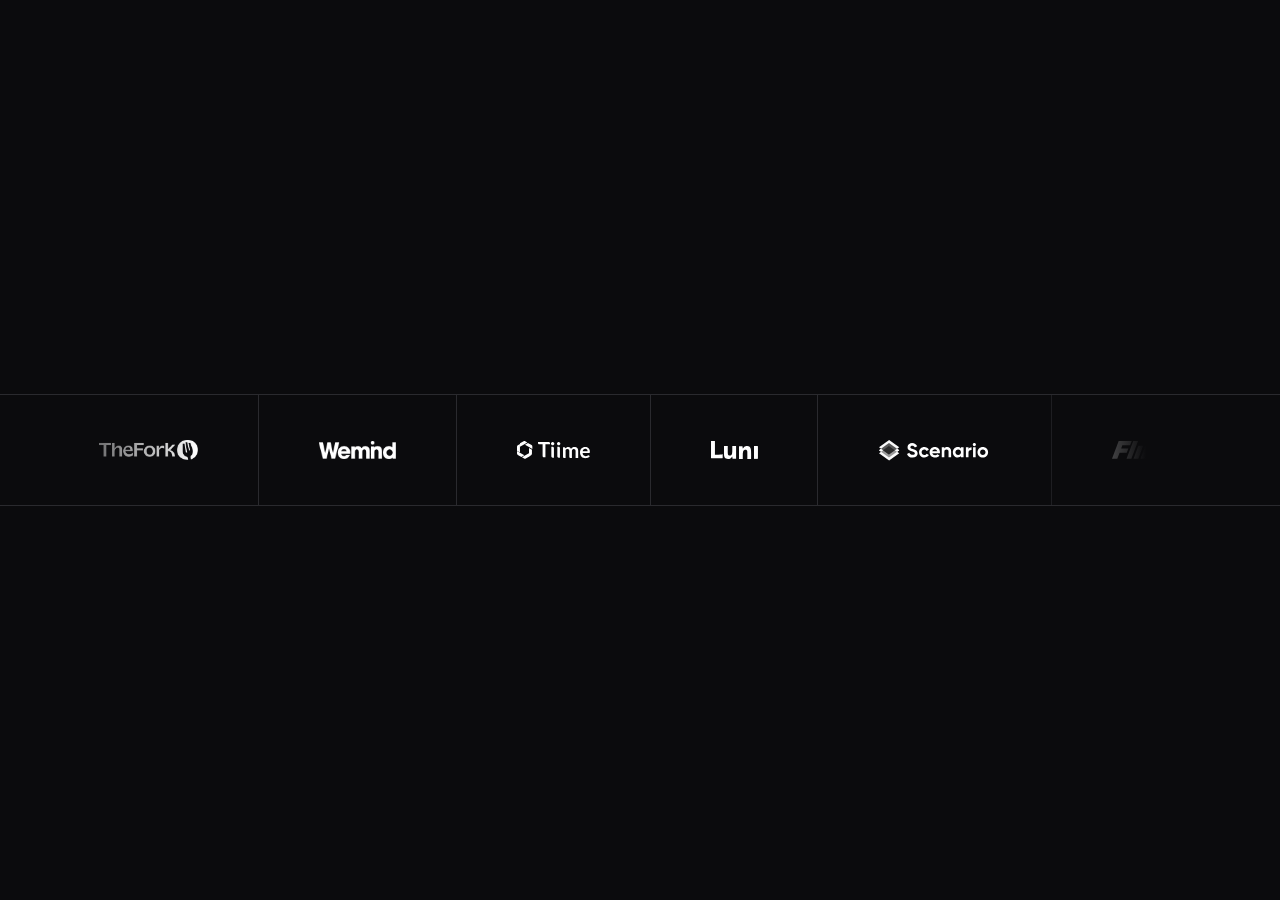
<file: design-export/bandeau-logos.html>
<!doctype html>
<html lang="en">
  <head>
    <meta charset="UTF-8" />
    <meta name="viewport" content="width=device-width, initial-scale=1.0" />
    <style>
      *, ::before, ::after {
        box-sizing: border-box;
      }

      body {
        margin: 0;
      }
    </style>

    <style>
      body {
        min-height: 100vh;
        display: flex;
        align-items: center;
        justify-content: center;
      }
    </style>
  </head>
  <body style="background-color: #0B0B0D">
    <div
      data-pencil-name="Bandeau logos"
      style="align-items: center; background-color: #00000000; border-color: #2A2A2E; border-style: solid; border-width: 1px 0px 1px 0px; box-sizing: content-box; display: flex; flex-direction: row; flex-shrink: 0; gap: 60px; height: 110px; justify-content: center; margin: -0.5px 0px -0.5px 0px; overflow: hidden; padding: 0px 60px; position: relative; width: 1440px"
    >
      <div
        data-pencil-name="Logo TheFork"
        style="background-image: url('[data-uri]'); background-position: center; background-repeat: no-repeat; background-size: contain; box-sizing: border-box; flex-shrink: 0; height: 19.835px; position: relative; width: 99.176px; z-index: 0"
      ></div>
      <div
        style="background-color: #2A2A2E; box-sizing: border-box; flex-shrink: 0; height: 100%; position: relative; width: 1px; z-index: 1"
      ></div>
      <div
        data-pencil-name="Logo Wemind"
        style="background-image: url('[data-uri]'); background-position: center; background-repeat: no-repeat; background-size: contain; box-sizing: border-box; flex-shrink: 0; height: 17.71px; position: relative; width: 76.532px; z-index: 2"
      ></div>
      <div
        style="background-color: #2A2A2E; box-sizing: border-box; flex-shrink: 0; height: 100%; position: relative; width: 1px; z-index: 3"
      ></div>
      <div
        data-pencil-name="Frame 6193"
        style="box-sizing: border-box; flex-shrink: 0; height: 17.71px; position: relative; width: 72.919px; z-index: 4"
      >
        <div
          data-pencil-name="Group"
          style="box-sizing: border-box; height: 15.802px; left: 20.889px; position: absolute; top: 0.959px; width: 52.03px; z-index: 0"
        >
          <svg
            data-pencil-name="Vector"
            viewBox="0 0 273.70001220703125 346.9000244140625"
            preserveAspectRatio="none"
            xmlns="http://www.w3.org/2000/svg"
            style="box-sizing: border-box; height: 15.247px; left: 0px; overflow: visible; position: absolute; top: 0.392px; width: 12.029px; z-index: 0"
          >
            <path
              d="M273.70001 29.5l0 23.5-104.40002 0 0 293.90002-35 0c-16.30001 0-29.5-13.20001-29.5-29.5l0-264.40002-75.29999 0c-16.3 0-29.5-13.2-29.5-29.5l0-23.5 244.20001 0c16.29999 0 29.5 13.2 29.5 29.5z"
              fill="#ffffffff"
            ></path>
          </svg>
          <svg
            data-pencil-name="Vector"
            viewBox="-0.00000286102294921875 0.0000095367431640625 75.7999906539917 355.7000026702881"
            preserveAspectRatio="none"
            xmlns="http://www.w3.org/2000/svg"
            style="box-sizing: border-box; height: 15.633px; left: 13.56px; overflow: visible; position: absolute; top: 0px; width: 3.331px; z-index: 1"
          >
            <path
              d="M75.79999 37.9c0 5.1-0.99998 9.89999-3.09998 14.4-2.1 4.5-4.79999 8.4-8.29999 11.8-3.5 3.4-7.50004 6-12.10003 8-4.6 2-9.59996 3-14.89997 3-5.3 0-10-1-14.5-3-4.5-2-8.50002-4.7-11.90002-8-3.4-3.3-6-7.3-8-11.8-2-4.5-3-9.3-3-14.4 0-5.1 1-10.20001 3-14.90001 2-4.6 4.7-8.59999 8-11.99999 3.3-3.4 7.30002-6 11.90002-8 4.6-2 9.4-3 14.5-3 5.1 0 10.19996 1 14.89997 3 4.7 2 8.70003 4.7 12.10003 8 3.4 3.3 6.19999 7.39999 8.29999 11.99999 2.1 4.6 3.09998 9.60001 3.09998 14.90001z m-8.89997 101.20001l0 216.6-29.70001 0c-16.3 0-29.5-13.20001-29.5-29.5l0-216.60001 29.70001 0c16.3 0 29.5 13.2 29.5 29.50001z"
              fill="#ffffffff"
            ></path>
          </svg>
          <svg
            data-pencil-name="Vector"
            viewBox="-0.00000286102294921875 0.0000095367431640625 75.7999906539917 355.7000026702881"
            preserveAspectRatio="none"
            xmlns="http://www.w3.org/2000/svg"
            style="box-sizing: border-box; height: 15.633px; left: 19.317px; overflow: visible; position: absolute; top: 0px; width: 3.331px; z-index: 2"
          >
            <path
              d="M75.79999 37.9c0 5.1-0.99998 9.89999-3.09998 14.4-2.1 4.5-4.79999 8.4-8.29999 11.8-3.5 3.4-7.50004 6-12.10003 8-4.6 2-9.59996 3-14.89997 3-5.3 0-10-1-14.5-3-4.5-2-8.50002-4.7-11.90002-8-3.4-3.3-6-7.3-8-11.8-2-4.5-3-9.3-3-14.4 0-5.1 1-10.20001 3-14.90001 2-4.6 4.7-8.59999 8-11.99999 3.3-3.4 7.30002-6 11.90002-8 4.6-2 9.4-3 14.5-3 5.1 0 10.19996 1 14.89997 3 4.7 2 8.70003 4.7 12.10003 8 3.4 3.3 6.19999 7.39999 8.29999 11.99999 2.1 4.6 3.09998 9.60001 3.09998 14.90001z m-8.89997 101.20001l0 216.6-29.70001 0c-16.3 0-29.5-13.20001-29.5-29.5l0-216.60001 29.70001 0c16.3 0 29.5 13.2 29.5 29.50001z"
              fill="#ffffffff"
            ></path>
          </svg>
          <svg
            data-pencil-name="Vector"
            viewBox="-0.0000152587890625 -0.00000667572021484375 345.80006408691406 250.09998226165771"
            preserveAspectRatio="none"
            xmlns="http://www.w3.org/2000/svg"
            style="box-sizing: border-box; height: 10.992px; left: 25.067px; overflow: visible; position: absolute; top: 4.654px; width: 15.198px; z-index: 3"
          >
            <path
              d="M0.20007 220.3l0-216.6 26.29993 0.19999c15.9 0.1 28.80003 13.00001 28.90002 28.90001 4.3-4.8 8.79997-9.20001 13.59998-13.20001 4.7-4 9.79997-7.39999 15.09998-10.29999 5.3-2.9 11.10005-5.2 17.30004-6.8 6.2-1.6 12.90005-2.5 20.30005-2.5 15.5 0 28.29993 4.19999 38.29993 12.59999 10 8.4 17.50003 19.6 22.40002 33.5 3.80001-8.2 8.60003-15.1 14.40003-21 5.8-5.8 12.10002-10.59999 18.90002-14.29999 6.9-3.7 14.19991-6.40001 21.89991-8.20001 7.8-1.8 15.60002-2.59999 23.40002-2.59999 13.60001 0 25.70007 2.1 36.20007 6.2 10.60001 4.2 19.39997 10.2 26.59998 18.19999 7.20001 8 12.70001 17.8 16.40002 29.30001 3.79999 11.5 5.59998 24.7 5.59998 39.6l0 156.69998-59.30005 0 0-156.69998c0-15.7-3.39993-27.49999-10.29993-35.39999-6.89999-7.9-17.00006-11.90002-30.20007-11.90003-13.2 0-11.70003 1.00001-16.90002 3.10001-5.2 2.1-9.79996 5.1-13.69996 9-3.89999 3.9-6.99995 8.80002-9.19995 14.80002-2.19999 5.9-3.40002 12.7-3.40002 20.39999l0 156.69998-30 0c-16.3 0-29.5-13.19999-29.5-29.5l0-127.09997c0-16.5-3.3-28.5-10-36-6.7-7.5-16.40003-11.30002-29.40003-11.30002-13 0-16.40002 2.09999-23.90002 6.39999-7.4 4.2-14.39992 10.00002-20.79993 17.40003l0 180.19998-29.70007 0c-16.3 0-29.5-13.2-29.5-29.5l0.20007-0.29999z"
              fill="#ffffffff"
            ></path>
          </svg>
          <svg
            data-pencil-name="Vector"
            viewBox="-9.5367431640625e-7 -0.00001640617847442627 225.19995212554932 253.80000419914722"
            preserveAspectRatio="none"
            xmlns="http://www.w3.org/2000/svg"
            style="box-sizing: border-box; height: 11.155px; left: 42.133px; overflow: visible; position: absolute; top: 4.648px; width: 9.898px; z-index: 4"
          >
            <path
              d="M118.69995 0c15.5 0 29.80005 2.50001 42.80005 7.40001 13 5 24.29996 12.2 33.69995 21.7 9.4 9.5 16.79997 21.19999 22.09998 34.99998 5.3 13.8 7.90002 29.60002 7.90002 47.40003 0 17.8-0.19998 8.19998-0.59997 11.19998-0.4 3-1.09995 5.3-2.19996 7-1.1 1.69999-2.40007 2.90001-4.20007 3.6-1.8 0.7-3.99995 1.10001-6.69995 1.10001l-152.09998 0c1.8 25.3 8.5999 43.79999 20.39991 55.69998 11.8 11.8 27.5 17.80002 47 17.80002 19.5 0 17.90005-1.09999 24.80005-3.39999 7-2.2 12.99995-4.70003 18.19995-7.40003 1.39999-0.7 3.69999-2 6.5-3.5 12.8-6.89999 28.69999-3.5 37.5 8l9.10009 11.90003c-6.6 7.69999-13.9001 14.09999-22.10009 19.29998-8.2 5.2-16.69998 9.4-25.59998 12.5-8.89999 3.10001-17.89998 5.30001-27.09997 6.60001-9.2 1.3-18.10006 1.89999-26.80005 1.89999-17.1 0-32.99993-2.8-47.79993-8.5-14.8-5.69999-27.50002-14.1-38.40002-25.20001-10.9-11.10001-19.39995-24.89999-25.69996-41.29999-6.2-16.39999-9.40002-35.39999-9.40002-57 0-21.6 2.69995-32.59999 8.19995-47.39999 5.4-14.8 13.20002-27.7 23.40003-38.60001 10.2-10.9 22.59995-19.6 37.19995-26 14.6-6.4 31.20009-9.60001 49.60009-9.6l0.29993-0.2z m1.20007 42.40001c-17.3 0-30.80009 4.90001-40.60009 14.6-9.8 9.8-15.99995 23.6-18.69995 41.50001l111.30004-0.00001c0-7.7-1.00009-14.90001-3.10009-21.70001-2.10001-6.8-5.29998-12.8-9.59998-17.89999-4.3-5.1-9.79993-9.10001-16.29993-12.10001-6.6-3-14.19999-4.39999-23-4.39999z"
              fill="#ffffffff"
            ></path>
          </svg>
        </div>
        <div
          data-pencil-name="Group"
          style="box-sizing: border-box; height: 17.712px; left: -0.001px; position: absolute; top: -0.001px; width: 15.775px; z-index: 1"
        >
          <svg
            data-pencil-name="Vector"
            viewBox="-0.0000152587890625 -0.000003814697265625 167.3000030517578 129.62500381469727"
            preserveAspectRatio="none"
            xmlns="http://www.w3.org/2000/svg"
            style="box-sizing: border-box; height: 5.697px; left: 3.48px; overflow: visible; position: absolute; top: 0px; width: 7.353px; z-index: 0"
          >
            <path
              d="M0 129.625l100.2-57.89999 67.1-38.80001-48.3-27.9c-11.6-6.7-25.99999-6.7-37.59999 0l-81.40001 47.00001 0 77.5 0 0.09999z"
              fill="#ffffffff"
            ></path>
          </svg>
          <svg
            data-pencil-name="Vector"
            viewBox="0 0 67.0999984741211 193.30001831054688"
            preserveAspectRatio="none"
            xmlns="http://www.w3.org/2000/svg"
            style="box-sizing: border-box; height: 8.496px; left: 0px; overflow: visible; position: absolute; top: 2.598px; width: 2.949px; z-index: 1"
          >
            <path
              d="M67.1 193.2l0-193.2-48.3 27.90001c-11.6 6.7-18.8 19.09999-18.8 32.59999l0 94.00002 67.1 38.79998 0-0.1z"
              fill="#ffffffff"
            ></path>
          </svg>
          <svg
            data-pencil-name="Vector"
            viewBox="0 -0.000003814697265625 167.29998779296875 135.4000129699707"
            preserveAspectRatio="none"
            xmlns="http://www.w3.org/2000/svg"
            style="box-sizing: border-box; height: 5.951px; left: 8.422px; overflow: visible; position: absolute; top: 1.764px; width: 7.353px; z-index: 2"
          >
            <path
              d="M0 38.7l100.19998 57.90001 67.10001 38.8 0-55.8c0-13.4-7.19998-25.9-18.79999-32.60001l-81.39999-47-67.10001 38.8 0-0.1z"
              fill="#ffffffff"
            ></path>
          </svg>
          <svg
            data-pencil-name="Vector"
            viewBox="0.00000762939453125 0 167.4000015258789 135.39999389648438"
            preserveAspectRatio="none"
            xmlns="http://www.w3.org/2000/svg"
            style="box-sizing: border-box; height: 5.951px; left: 0px; overflow: visible; position: absolute; top: 10.001px; width: 7.357px; z-index: 3"
          >
            <path
              d="M167.39999 96.69998l-100.19999-57.89999-67.2-38.79999 0 55.79999c0 13.4 7.2 25.90001 18.8 32.6l81.4 47 67.1-38.79998 0.09999 0.09997z"
              fill="#ffffffff"
            ></path>
          </svg>
          <svg
            data-pencil-name="Vector"
            viewBox="-0.00000762939453125 -0.000003814697265625 67.10001373291016 193.29999160766602"
            preserveAspectRatio="none"
            xmlns="http://www.w3.org/2000/svg"
            style="box-sizing: border-box; height: 8.496px; left: 12.826px; overflow: visible; position: absolute; top: 6.616px; width: 2.949px; z-index: 4"
          >
            <path
              d="M0 0.09999l0 193.2 48.30002-27.9c11.6-6.69999 18.79999-19.1 18.79999-32.6l0-94-67.10001-38.79999 0 0.09999z"
              fill="#ffffffff"
            ></path>
          </svg>
          <svg
            data-pencil-name="Vector"
            viewBox="0 0 167.30001831054688 129.625"
            preserveAspectRatio="none"
            xmlns="http://www.w3.org/2000/svg"
            style="box-sizing: border-box; height: 5.697px; left: 4.939px; overflow: visible; position: absolute; top: 12.015px; width: 7.353px; z-index: 5"
          >
            <path
              d="M167.30002 0l-100.20002 57.89999-67.1 38.80002 48.3 27.9c11.6 6.69999 26.00001 6.69999 37.6 0l81.40002-47 0-77.5 0-0.10001z"
              fill="#ffffffff"
            ></path>
          </svg>
        </div>
      </div>
      <div
        style="background-color: #2A2A2E; box-sizing: border-box; flex-shrink: 0; height: 100%; position: relative; width: 1px; z-index: 5"
      ></div>
      <div
        data-pencil-name="Frame 2147223761"
        style="box-sizing: border-box; flex-shrink: 0; height: 17.71px; position: relative; width: 46.878px; z-index: 6"
      >
        <svg
          data-pencil-name="Vector"
          viewBox="-0.00000762939453125 -8.344650268554688e-7 312.08878326416016 334.5903023481369"
          preserveAspectRatio="none"
          xmlns="http://www.w3.org/2000/svg"
          style="box-sizing: border-box; height: 13.003px; left: 28.457px; overflow: visible; position: absolute; top: 4.464px; width: 12.129px; z-index: 0"
        >
          <path
            d="M189 0.7363c6.89-0.674 13.81999-0.886 20.73999-0.633 110.98999 4.021 102.59998 118.16398 101.96997 199.17798-0.35001 45.013 0.95001 90.31302-0.84997 135.30902-31.89002-0.30801-64.64 0.43298-96.38001-0.83203 1.73-61.91299-0.56993-126.05496-0.54993-187.99896 0.02001-43.488-38-57.26403-74.11999-45.21903-17.02001 5.67501-25.56009 20.861-32.22009 36.194-12.35 37.887-10.30002 75.01601-10.27002 114.29901 0.17 27.81299 0.06003 55.62702-0.34998 83.43702-32.06-0.96-64.62997 0.84298-96.96997-0.73603 1.18-7.14099 0.51001-51.01699 0.51001-60.151l-0.04004-167.78399c-0.01-13.42301-1.28998-92.15799 2.02002-96.18299 11.56-5.204 67.41995-0.79502 83.19995-1.42102 8.84-0.35 6.95012 47.68299 13.62012 58.564l1.53992 0.24801c7.47-9.645 12.06005-21.048 21.31005-31.461 20.38001-22.929 37.27997-31.9 66.83997-34.80999z"
            fill="#ffffffff"
          ></path>
        </svg>
        <svg
          data-pencil-name="Vector"
          viewBox="0.000026281923055648804 8.344650268554688e-7 311.59933895245194 333.5555716753006"
          preserveAspectRatio="none"
          xmlns="http://www.w3.org/2000/svg"
          style="box-sizing: border-box; height: 12.963px; left: 13.536px; overflow: visible; position: absolute; top: 4.746px; width: 12.11px; z-index: 1"
        >
          <path
            d="M1.856 0.4733c20.657-0.492 78.51398-1.26 95.85498 1.746-0.276 1.732-0.69595 4.599-0.68696 6.336 0.201 36.446-0.38605 72.69403-0.07605 109.15503 0.509 30.308-1.55194 59.13997 2.10706 89.42596 5.307 43.913 62.971 50.25302 90.78401 24.46802 12.074-11.194 14.95896-25.55702 18.10296-41.14502 6.918-34.301 5.24803-69.42198 5.22504-104.28998-0.185-28.538-0.10703-57.07701 0.23297-85.61401 12.804-0.434 91.12495-1.69599 97.08696 2.07 1.61301 10.65 0.99704 37.54399 0.99603 49.10199l-0.04803 91.85401-0.16797 183.64502c-27.23902-0.202-64.45998-1.14704-91.07298 0.00598-3.625-19.99899-3.642-35.86197-9.10401-56.45398-5.05499 5.80399-8.22798 13.95599-12.19897 20.21399-8.569 13.50601-27.35805 29.28101-42.61805 34.57501-30.71199 10.16699-74.695 11.57898-104.57001-1.33203-38.769-16.75601-50.33801-69.49197-50.992-107.31598-1.125-65.078-0.01398-130.48402-0.65698-195.60202-0.055-5.569-0.411-16.01999 1.802-20.84399z"
            fill="#ffffffff"
          ></path>
        </svg>
        <svg
          data-pencil-name="Vector"
          viewBox="0 -0.0000017285346984863281 298.9669189453125 446.9553545117378"
          preserveAspectRatio="none"
          xmlns="http://www.w3.org/2000/svg"
          style="box-sizing: border-box; height: 17.37px; left: 0px; overflow: visible; position: absolute; top: 0px; width: 11.619px; z-index: 2"
        >
          <path
            d="M0 0.85589c11.661-0.932 92.61298-1.60602 100.47998 0.76898 1.29 11.066 0.91399 33.30102 0.926 45.23902l-0.004 76.75399c-0.038 76.971 0.75302 155.48503-0.40698 232.31901 45.64999 2.70801 100.5-2.01501 146.53399-6.91901 7.855-0.836 15.37201-2.76397 23.388-2.84497 8.13501 0.944 21.91202-1.38803 25.42401 2.47797 4.24399 17.81299 2.85498 78.125-0.70202 97.30499-8.77701-0.483-8.21299 0.76099-15.232 0.81l-45.867-0.026-156.88999 0.01904c-13.822 0.00299-61.58602 0.87897-73.65802-1.09302-0.976-2.18899-0.93798-2.33398-1.02798-4.76898l-1.668-2.10803c-1.706-4.215-0.79001-61.37997-0.76501-69.19898l-0.03901-255.25202 0.11402-73.057c0.04-9.92 0.71101-31.19799-0.60599-40.42499z"
            fill="#ffffffff"
          ></path>
        </svg>
        <svg
          data-pencil-name="Vector"
          viewBox="-0.0000017881393432617188 -0.0000152587890625 100.84749019145966 326.47911071777344"
          preserveAspectRatio="none"
          xmlns="http://www.w3.org/2000/svg"
          style="box-sizing: border-box; height: 12.688px; left: 42.961px; overflow: visible; position: absolute; top: 4.783px; width: 3.919px; z-index: 3"
        >
          <path
            d="M1.10441 0c14.58 2.243 86.33989-2.70999 92.13989 4.05701 0.45 4.693-0.2499 4.241 2.1001 7.72l1.90991 0.36801c1.72-4.432-0.72002-6.50699 1.35999-8.41299l0.83007 0.25c2.64 73.823 0.74997 157.92797 0.71997 232.34896l-0.10998 54.41901c-0.09 9.92401-0.75005 25.914 0.31995 35.117-32.03 1.13401-67.86001 0.38501-100.12 0.17402 1.49-19.154 0.21008-61.36103 0.21008-81.92102l-0.04004-165.085c-0.03-17.795-1.28995-62.873 0.68006-79.035z"
            fill="#ffffffff"
          ></path>
        </svg>
        <svg
          data-pencil-name="Vector"
          viewBox="-7.450580596923828e-7 0.0000028908252716064453 90.7052848637104 320.6793794333935"
          preserveAspectRatio="none"
          xmlns="http://www.w3.org/2000/svg"
          style="box-sizing: border-box; height: 12.462px; left: 43.062px; overflow: visible; position: absolute; top: 4.919px; width: 3.525px; z-index: 4"
        >
          <path
            d="M27.65216 0.15421c11.83-0.23 23.66011-0.20302 35.49011 0.08298 5.84 0.129 18.80999 0.78101 24.23999 0.057 5.76 28.217 2.32999 52.52501 2.10998 80.92902-0.21 26.41799-0.09009 52.99295-0.09009 79.42495l0.06006 93.46204c0.08 20.25101 1.18005 45.88998-1.57995 65.36499 1.37-0.362-17.88004 0.68002-17.67005 0.67401-9.17 0.57599-58.72995 1.17697-65.32995-1.08002 0.38-2.281 0.62-2.66601-0.25-4.69702l-2.66004-0.36694c-2.67-3.685-1.70995-35.71402-1.69995-42.45801l-0.02002-71.91601-0.02002-118.866c0-9.444-1.35004-72.623 2.45997-77.311 7.27-3.531 16.93996-3.21199 24.95996-3.29999z"
            fill="#ffffffff"
          ></path>
        </svg>
        <svg
          data-pencil-name="Vector"
          viewBox="-0.000006794929504394531 4.76837158203125e-7 304.906867146492 106.02270460128784"
          preserveAspectRatio="none"
          xmlns="http://www.w3.org/2000/svg"
          style="box-sizing: border-box; height: 4.12px; left: 0.016px; overflow: visible; position: absolute; top: 13.345px; width: 11.849px; z-index: 5"
        >
          <path
            d="M270.51324 2.76384c6.93201-1.006 28.003-4.64401 33.732-1.52802 0.95599 9.659 0.14603 19.46297 0.46301 29.04297 0.79199 23.94-1.10501 51.38403-0.151 74.93903-11.664 1.269-31.76205 0.66-44.09204 0.651l-77.17297-0.04498-125.46798 0.04797c-9.003 0-50.999 0.54199-56.38401-1.09601-2.082-2.79799-1.47402-3.16698-0.83902-7.47198l0.29102-1.92401 1.668 2.10803c0.09 2.435 0.05198 2.57998 1.02798 4.76898 12.072 1.972 59.83602 1.09602 73.65802 1.09302l156.88998-0.01904 45.867 0.026c7.01902-0.04901 6.45499-1.293 15.232-0.81 3.55701-19.18 4.94601-79.49199 0.70203-97.30499-3.512-3.866-17.28901-1.53397-25.42402-2.47797z"
            fill="#ffffffff"
          ></path>
        </svg>
        <svg
          data-pencil-name="Vector"
          viewBox="0 -0.0000021457672119140625 98.87000274658203 13.194631814956665"
          preserveAspectRatio="none"
          xmlns="http://www.w3.org/2000/svg"
          style="box-sizing: border-box; height: 0.513px; left: 43.003px; overflow: visible; position: absolute; top: 4.742px; width: 3.842px; z-index: 6"
        >
          <path
            d="M0 1.04961c12.58-1.686 86.27997-1.364 97.83997 1.134l1.03003 1.43402-0.53003 1.41401-0.83008-0.25c-2.08 1.906 0.36002 3.98099-1.35999 8.41299l-1.90991-0.36801c-2.35-3.479-1.6501-3.027-2.1001-7.72-5.8-6.767-77.55989-1.81401-92.13989-4.05701z"
            fill="#ffffffff"
          ></path>
        </svg>
      </div>
      <div
        style="background-color: #2A2A2E; box-sizing: border-box; flex-shrink: 0; height: 100%; position: relative; width: 1px; z-index: 7"
      ></div>
      <div
        data-pencil-name="Group 63"
        style="box-sizing: border-box; flex-shrink: 0; height: 21.606px; position: relative; width: 112.739px; z-index: 8"
      >
        <div
          data-pencil-name="Frame 2147223708"
          style="align-items: center; box-sizing: border-box; display: flex; flex-direction: row; gap: 6.602px; height: 21.606px; justify-content: flex-start; left: 0px; position: absolute; top: 0px; width: 112.739px; z-index: 0"
        >
          <div
            data-pencil-name="Group 61"
            style="box-sizing: border-box; flex-shrink: 0; height: 21.606px; position: relative; width: 21.606px"
          >
            <div
              data-pencil-name="Secondary Transparent 1"
              style="box-sizing: border-box; height: 21.606px; left: 0px; overflow: hidden; position: absolute; top: 0px; width: 21.606px; z-index: 0"
            >
              <svg
                data-pencil-name="Vector"
                viewBox="0 0 240 173.06800842285156"
                preserveAspectRatio="none"
                xmlns="http://www.w3.org/2000/svg"
                style="box-sizing: border-box; height: 14.607px; left: 0.675px; overflow: visible; position: absolute; top: 3.501px; width: 20.256px; z-index: 0"
              >
                <path
                  d="M120 0l-120 86.55301 120 86.515 120-86.515-120-86.55301z"
                  fill="#fafafaff"
                ></path>
              </svg>
              <svg
                data-pencil-name="Vector"
                viewBox="0 0 240 173.0989990234375"
                preserveAspectRatio="none"
                xmlns="http://www.w3.org/2000/svg"
                style="box-sizing: border-box; height: 14.609px; left: 0.675px; overflow: visible; position: absolute; top: 0.423px; width: 20.256px; z-index: 1"
              >
                <path
                  d="M120 173.099l120-86.5503-120-86.5487-120 86.5487 120 86.5503z"
                  fill="#fafafaff"
                ></path>
              </svg>
              <svg
                data-pencil-name="Vector"
                viewBox="0 -0.00000762939453125 240 173.09720611572266"
                preserveAspectRatio="none"
                xmlns="http://www.w3.org/2000/svg"
                style="box-sizing: border-box; height: 14.609px; left: 0.675px; overflow: visible; position: absolute; top: 3.511px; width: 20.256px; z-index: 2"
              >
                <path
                  d="M120 0l-120 86.5482 120 86.549 120-86.549-120-86.5482z"
                  fill="#fafafaff"
                ></path>
              </svg>
              <svg
                data-pencil-name="Vector"
                viewBox="0 0 240 173.05999755859375"
                preserveAspectRatio="none"
                xmlns="http://www.w3.org/2000/svg"
                style="box-sizing: border-box; height: 14.606px; left: 0.675px; overflow: visible; position: absolute; top: 6.583px; width: 20.256px; z-index: 3"
              >
                <path
                  d="M120 0l-120 86.514 120 86.546 120-86.548-120-86.512z"
                  fill="#fafafaff"
                ></path>
              </svg>
              <svg
                data-pencil-name="Vector"
                viewBox="0 -0.0000057220458984375 189.4377899169922 136.56992149353027"
                preserveAspectRatio="none"
                xmlns="http://www.w3.org/2000/svg"
                style="box-sizing: border-box; height: 11.526px; left: 2.807px; overflow: visible; position: absolute; top: 6.583px; width: 15.988px; z-index: 4"
              >
                <path
                  d="M0 68.2849l94.7188 68.28502 94.71899-68.28502-55.42699-39.969-39.292-28.3159-94.7188 68.2849z"
                  fill="#9b9b9bff"
                ></path>
              </svg>
              <svg
                data-pencil-name="Vector"
                viewBox="0 0 189.4377899169922 136.60350036621094"
                preserveAspectRatio="none"
                xmlns="http://www.w3.org/2000/svg"
                style="box-sizing: border-box; height: 11.529px; left: 2.807px; overflow: visible; position: absolute; top: 3.502px; width: 15.988px; z-index: 5"
              >
                <path
                  d="M0 68.2845l94.7188 68.319 94.71899-68.319-94.71899-68.2845-94.7188 68.2845z"
                  fill="#585858ff"
                ></path>
              </svg>
              <svg
                data-pencil-name="Vector"
                viewBox="0 -0.000003814697265625 138.80630493164062 100.10989761352539"
                preserveAspectRatio="none"
                xmlns="http://www.w3.org/2000/svg"
                style="box-sizing: border-box; height: 8.449px; left: 4.944px; overflow: visible; position: absolute; top: 6.583px; width: 11.715px; z-index: 6"
              >
                <path
                  d="M0 50.05491l69.40331 50.05499 69.40299-50.05499-69.403-50.05491-69.4033 50.05491z"
                  fill="#2b2b2bff"
                ></path>
              </svg>
            </div>
          </div>
          <div
            data-pencil-name="Group 62"
            style="box-sizing: border-box; flex-shrink: 0; height: 14.558px; position: relative; width: 81.111px"
          >
            <svg
              data-pencil-name="Scenario"
              viewBox="-2.384185791015625e-7 1.4901161193847656e-7 56.58504891395569 10.262000888586044"
              preserveAspectRatio="none"
              xmlns="http://www.w3.org/2000/svg"
              style="box-sizing: border-box; height: 14.558px; left: 0px; overflow: visible; position: absolute; top: 0px; width: 81.111px; z-index: 0"
            >
              <path
                d="M3.85 10.262c-0.96133 0-1.77333-0.21467-2.436-0.644-0.66267-0.42933-1.134-1.022-1.414-1.778l1.652-0.966c0.38267 0.99867 1.134 1.498 2.254 1.498 0.52267 0 0.91467-0.09333 1.176-0.28 0.26133-0.18667 0.392-0.43867 0.392-0.756 0-0.34533-0.154-0.61133-0.462-0.798-0.308-0.196-0.85867-0.406-1.652-0.63-0.85867-0.26133-1.53533-0.56467-2.03-0.91-0.616-0.45733-0.924-1.12933-0.924-2.016 0-0.896 0.31267-1.60067 0.938-2.114 0.62533-0.532 1.386-0.798 2.282-0.798 0.784 0 1.47933 0.19133 2.086 0.574 0.60667 0.38267 1.078 0.924 1.414 1.624l-1.624 0.938c-0.392-0.84-1.01733-1.26-1.876-1.26-0.392 0-0.70467 0.09333-0.938 0.28-0.23333 0.17733-0.35 0.41067-0.35 0.7 0 0.308 0.126 0.56 0.378 0.756 0.28 0.196 0.77467 0.40133 1.484 0.616l0.672 0.224c0.12133 0.03733 0.33133 0.11667 0.63 0.238 0.28 0.10267 0.48533 0.20067 0.616 0.294 0.45733 0.28 0.76533 0.56933 0.924 0.868 0.24267 0.392 0.364 0.854 0.364 1.386 0 0.90533-0.33133 1.624-0.994 2.156-0.66267 0.532-1.51667 0.798-2.562 0.798z m8.25552 0c-1.05467 0-1.93667-0.35467-2.646-1.064-0.7-0.70933-1.05-1.58667-1.05-2.632 0-1.04533 0.35-1.92267 1.05-2.632 0.70933-0.70933 1.59133-1.064 2.646-1.064 0.68133 0 1.302 0.16333 1.862 0.49 0.56 0.32667 0.98467 0.76533 1.274 1.316l-1.554 0.91c-0.14-0.28933-0.35467-0.518-0.644-0.686-0.28-0.168-0.59733-0.252-0.952-0.252-0.54133 0-0.98933 0.182-1.344 0.546-0.35467 0.35467-0.532 0.812-0.53201 1.372 0 0.54133 0.17733 0.99867 0.53201 1.372 0.35467 0.35467 0.80267 0.532 1.344 0.532 0.364 0 0.686-0.07933 0.966-0.238 0.28933-0.168 0.504-0.39667 0.644-0.686l1.568 0.896c-0.308 0.56-0.74667 1.00333-1.316 1.33-0.56 0.32667-1.176 0.49-1.848 0.49z m10.81379-2.954l-5.278 0c0.23333 0.87733 0.89133 1.316 1.974 1.316 0.69067 0 1.21333-0.23333 1.568-0.7l1.456 0.84c-0.69067 0.99867-1.708 1.498-3.052 1.498-1.15733 0-2.086-0.35-2.786-1.05-0.7-0.7-1.05-1.582-1.05-2.646 0-1.04533 0.34533-1.92267 1.036-2.632 0.68133-0.70933 1.568-1.064 2.66-1.064 1.036 0 1.88067 0.35467 2.534 1.064 0.672 0.70933 1.008 1.58667 1.008 2.632 0 0.196-0.02333 0.44333-0.07 0.742z m-5.306-1.4l3.57 0c-0.10267-0.45733-0.31267-0.80733-0.63-1.05-0.308-0.24267-0.67667-0.364-1.106-0.364-0.48533 0-0.88667 0.126-1.204 0.378-0.31733 0.24267-0.52733 0.588-0.63 1.036z m10.52877-3.038c0.77467 0 1.40466 0.25667 1.89 0.77 0.504 0.52267 0.756 1.232 0.756 2.128l0 4.298-1.806 0 0-4.074c0-0.45733-0.126-0.812-0.378-1.064-0.24267-0.252-0.57867-0.378-1.008-0.378-0.476 0-0.854 0.14933-1.134 0.448-0.27067 0.28933-0.406 0.71867-0.406 1.288l0 3.78-1.806 0 0-7 1.806 0 0 0.784c0.42933-0.65333 1.12467-0.98 2.086-0.98z m9.50808 1.022l0-0.826 1.806 0 0 7-1.806 0 0-0.826c-0.54133 0.68133-1.302 1.022-2.282 1.022-0.93333 0-1.736-0.35467-2.408-1.064-0.66267-0.71867-0.994-1.596-0.994-2.632 0-1.02667 0.33134-1.89933 0.994-2.618 0.672-0.71867 1.47466-1.078 2.408-1.078 0.98 0 1.74067 0.34067 2.282 1.022z m-3.332 4.102c0.364 0.364 0.826 0.546 1.386 0.546 0.56 0 1.022-0.182 1.386-0.546 0.37333-0.37333 0.56-0.84933 0.56-1.428 0-0.57867-0.18667-1.05-0.56-1.414-0.364-0.37333-0.826-0.56-1.386-0.56-0.56 0-1.022 0.18667-1.386 0.56-0.364 0.364-0.546 0.83533-0.546 1.414 0 0.57867 0.182 1.05467 0.546 1.428z m8.58167-4.928l0 1.204c0.15867-0.43867 0.42933-0.77 0.812-0.994 0.38267-0.23333 0.82133-0.35 1.316-0.35l0 2.016c-0.55067-0.07467-1.04533 0.03733-1.484 0.336-0.42933 0.28933-0.644 0.77-0.644 1.442l0 3.346-1.806 0 0-7 1.806 0z m4.08023-0.84c-0.29867 0-0.56-0.10733-0.784-0.322-0.21467-0.224-0.322-0.48533-0.32199-0.784 0-0.29867 0.10733-0.56 0.32199-0.784 0.224-0.224 0.48533-0.336 0.784-0.336 0.308 0 0.56933 0.112 0.78401 0.336 0.224 0.224 0.336 0.48533 0.33599 0.784 0 0.29867-0.112 0.56-0.33599 0.784-0.21467 0.21467-0.476 0.322-0.78401 0.322z m0.91 7.84l-1.806 0 0-7 1.806 0 0 7z m7.61699-0.868c-0.70933 0.70933-1.58667 1.064-2.632 1.064-1.04533 0-1.92267-0.35467-2.632-1.064-0.70933-0.70933-1.064-1.58667-1.064-2.632 0-1.036 0.35467-1.90867 1.064-2.618 0.71867-0.71867 1.596-1.078 2.632-1.078 1.036 0 1.91333 0.35933 2.632 1.078 0.71867 0.71867 1.078 1.59133 1.078 2.618 0 1.036-0.35933 1.91333-1.078 2.632z m-3.99-1.246c0.364 0.364 0.81667 0.546 1.358 0.546 0.54133 0 0.994-0.182 1.358-0.546 0.364-0.364 0.546-0.826 0.546-1.386 0-0.56-0.182-1.022-0.546-1.386-0.364-0.364-0.81667-0.546-1.358-0.546-0.54133 0-0.994 0.182-1.358 0.546-0.35467 0.37333-0.532 0.83533-0.532 1.386 0 0.55067 0.17733 1.01267 0.532 1.386z"
                fill="#ffffffff"
              ></path>
            </svg>
          </div>
        </div>
      </div>
      <div
        style="background-color: #2A2A2E; box-sizing: border-box; flex-shrink: 0; height: 100%; position: relative; width: 1px; z-index: 9"
      ></div>
      <div
        data-pencil-name="Flink_Logo_2020 (2) 1"
        style="box-sizing: border-box; flex-shrink: 0; height: 17.71px; overflow: hidden; position: relative; width: 68.912px; z-index: 10"
      >
        <svg
          data-pencil-name="path2"
          viewBox="0.0000152587890625 -0.0000152587890625 834.6299896240234 214.49002075195312"
          preserveAspectRatio="none"
          xmlns="http://www.w3.org/2000/svg"
          style="box-sizing: border-box; height: 17.709px; left: 0px; overflow: visible; position: absolute; top: 0px; width: 68.91px; z-index: 0"
        >
          <path
            d="M776.19 0.01l-18.04999 47.73 58.44001 0 18.04998-47.73-58.44 0z m-456.78 58.74l-58.73999 155.73 58.43998 0 58.74002-155.73-58.44001 0z m-62.11001-58.74l-81.06999 214.47 58.44 0 81.08-214.47-58.45001 0z m288.51001 89.34c0-21.72-17.13001-33.35-41-33.35-18.97 0-36.41001 4.59-50.79001 18.97l5.81-16.21-56.59998 0-58.74002 155.73001 58.44 0 32.43-85.97001c6.11999-16.22 15.6-29.98 34.57-29.98 8.26001 0 12.24002 2.75 12.24002 9.18 0 3.06-0.92001 7.04-2.75 11.93l-35.79001 94.83 58.44001 0 33.03998-87.2c4.89001-12.54 10.70001-28.45 10.70001-37.93z m96.07 125.13l58.74 0-33.03998-80.76999 80.15997-74.96001-64.56 0-59.65997 56.29 43.44-115.04-58.42999 0-81.08002 214.47 58.44 0 27.22999-72.2 28.76 72.21z m-560.8-214.47l-81.08 214.47 64.25 0 27.84-73.43 86.58 0 19.27-51.4-86.58 0 14.07-37.02 93.93 0 19.89-52.62-158.17 0z"
            fill="#ffffffff"
          ></path>
        </svg>
      </div>
      <div
        data-pencil-name="Fondu gauche"
        style="background-image: linear-gradient(90deg, #0B0B0D 50%, #0B0B0D00 100%); background-repeat: no-repeat; background-size: 100% 100%; box-sizing: border-box; height: 240px; left: 0px; position: absolute; top: -60px; width: 338px; z-index: 11"
      ></div>
      <div
        data-pencil-name="Fondu droit"
        style="background-image: linear-gradient(-90deg, #0B0B0D 50%, #0B0B0D00 100%); background-repeat: no-repeat; background-size: 100% 100%; box-sizing: border-box; height: 240px; left: 1132px; position: absolute; top: -60px; width: 308px; z-index: 12"
      ></div>
    </div>
  </body>
</html>
</file>
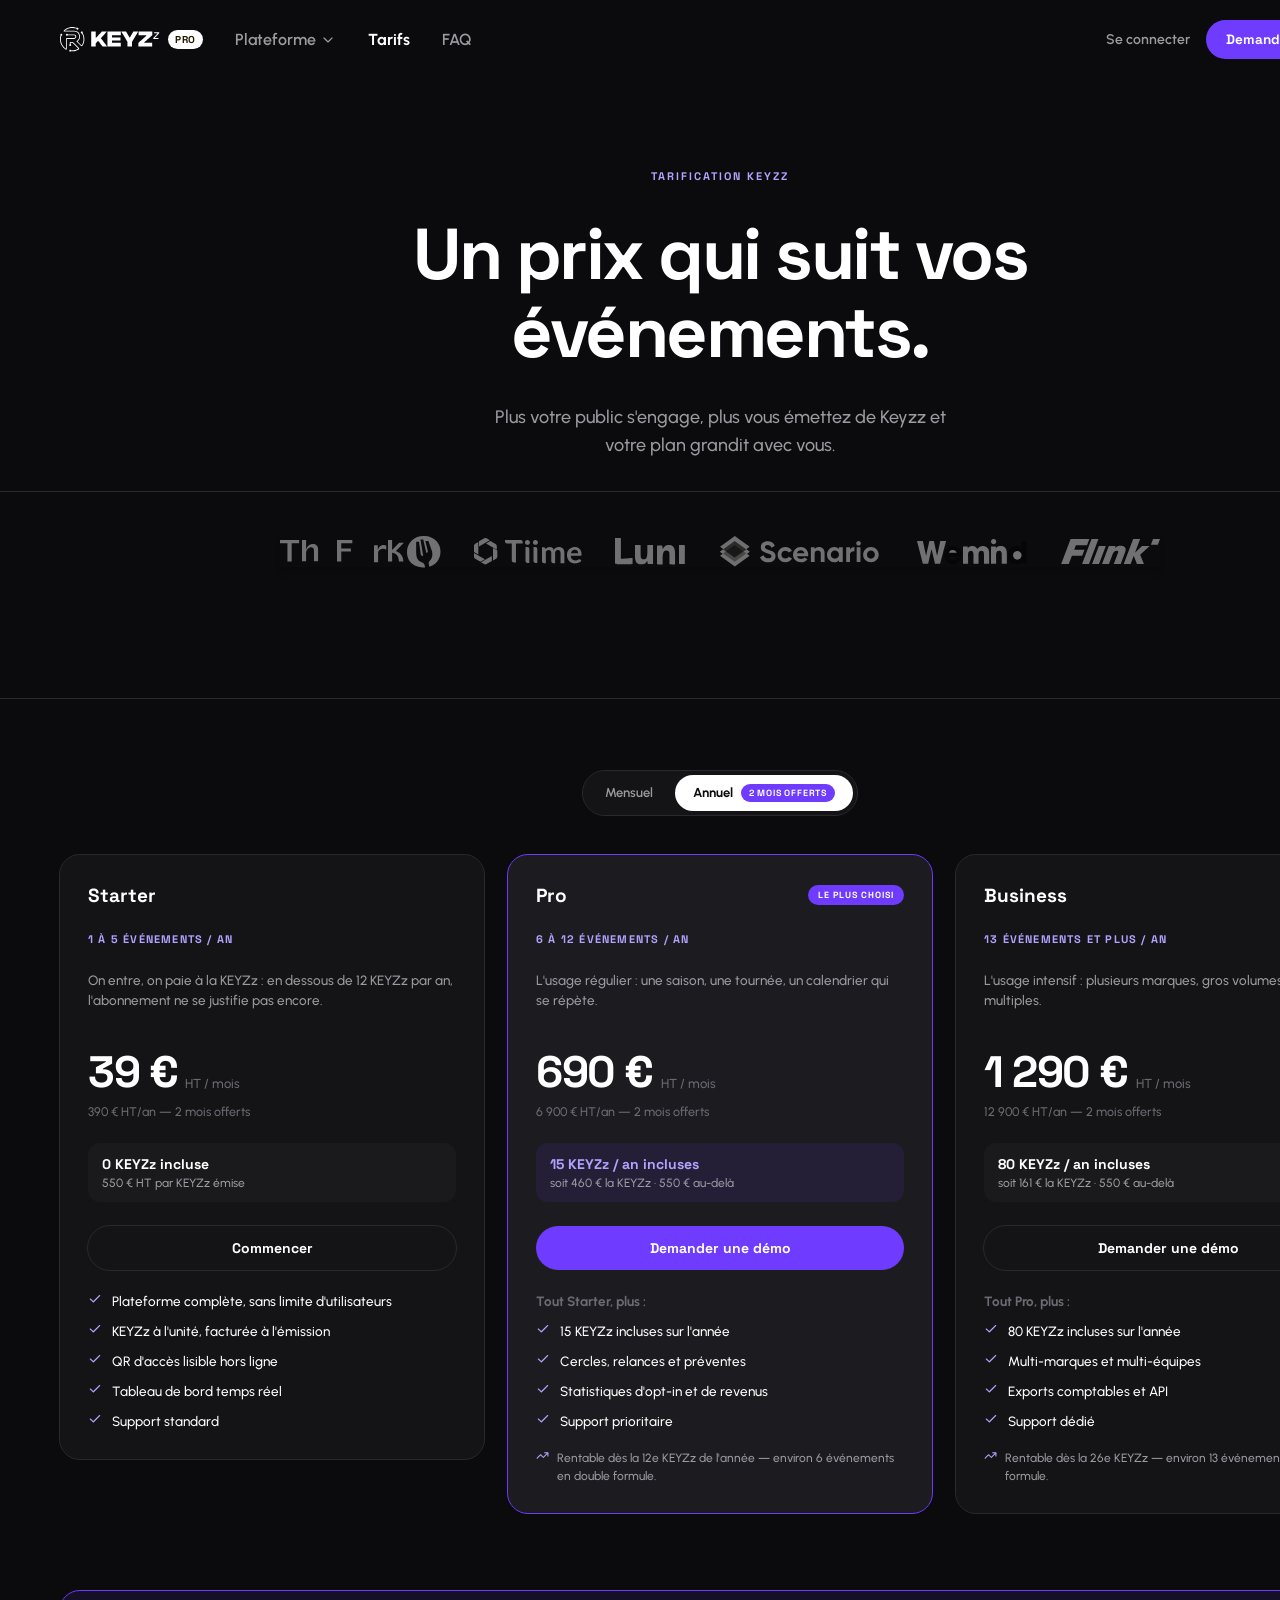
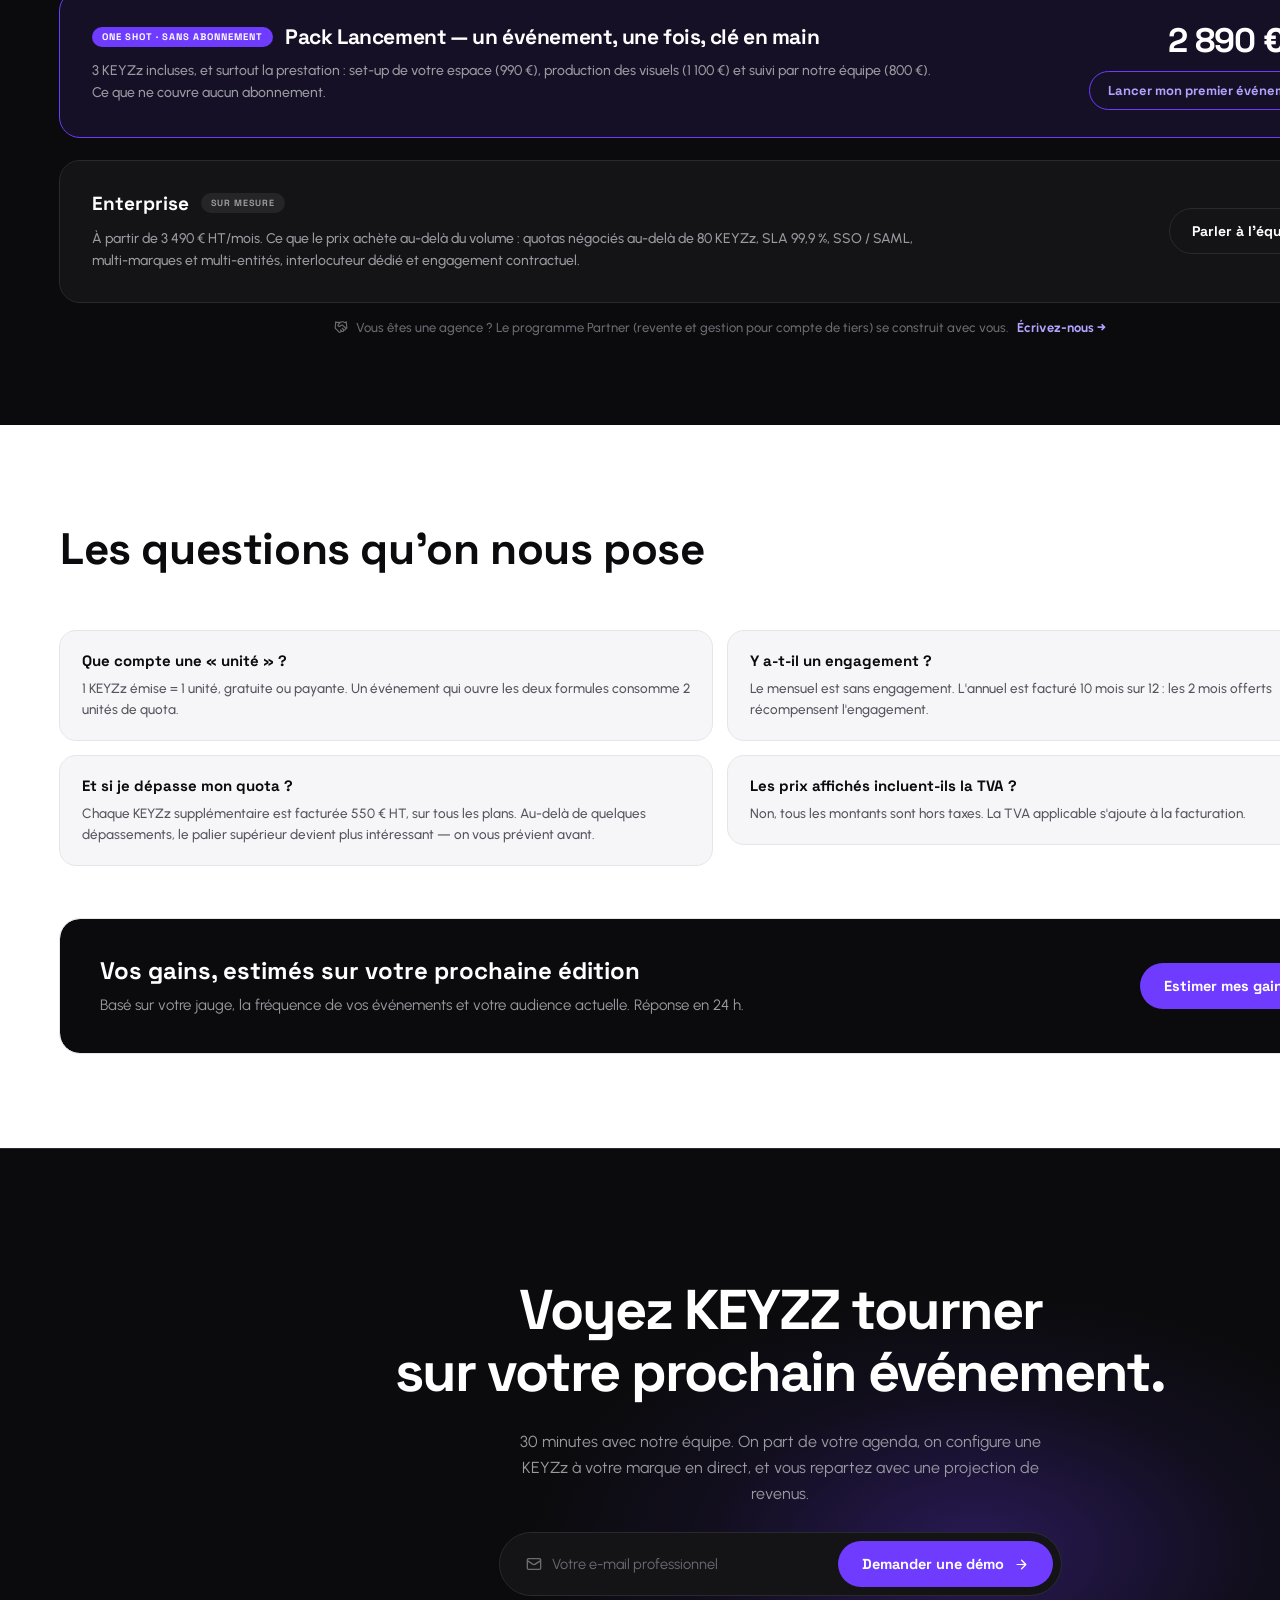
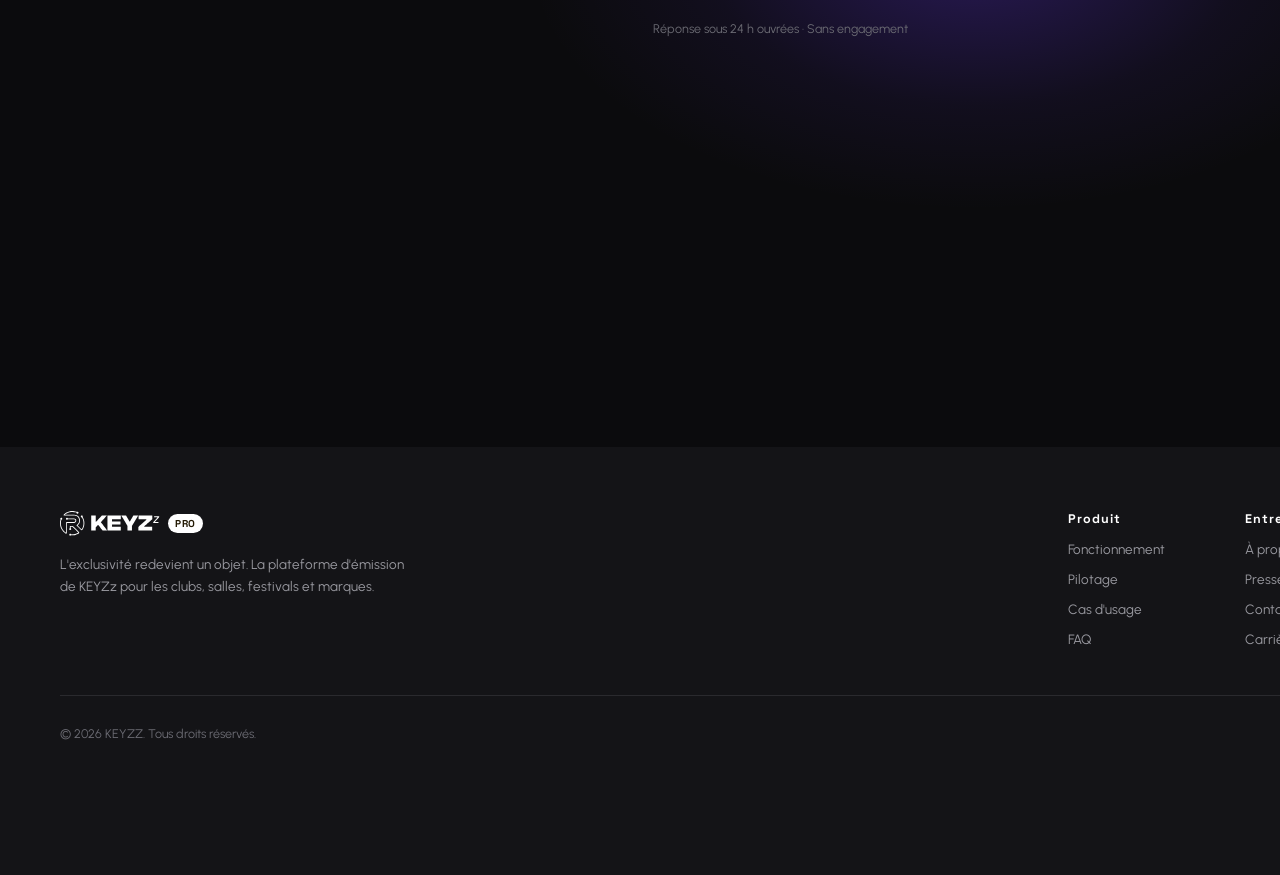
<file: design-export/css-tarifs.html>
<!doctype html>
<html lang="en">
  <head>
    <meta charset="UTF-8" />
    <meta name="viewport" content="width=device-width, initial-scale=1.0" />
    <link rel="preconnect" href="https://fonts.googleapis.com" />
    <link rel="preconnect" href="https://fonts.gstatic.com" crossorigin />
    <link
      href="https://fonts.googleapis.com/css2?family=Space+Grotesk%3Awght%40300..700&family=Urbanist%3Awght%40100..900&display=swap"
      rel="stylesheet"
    />

    <style>
      *, ::before, ::after {
        box-sizing: border-box;
      }

      body {
        margin: 0;
      }
    </style>
  </head>
  <body style="background-color: #0B0B0D">
    <div
      data-pencil-name="B2B — Page Tarifs"
      style="align-items: flex-start; background-color: #0B0B0D; box-sizing: border-box; display: flex; flex-direction: column; gap: 0px; height: fit-content; justify-content: flex-start; overflow: hidden; width: 1440px"
    >
      <div
        data-pencil-name="Nav"
        style="align-items: center; box-sizing: border-box; display: flex; flex-direction: row; flex-shrink: 0; gap: 32px; height: fit-content; justify-content: flex-start; padding: 20px 60px; width: 100%"
      >
        <div
          data-pencil-name="Marque"
          style="align-items: center; box-sizing: border-box; display: flex; flex-direction: row; flex-shrink: 0; gap: 8px; height: fit-content; justify-content: flex-start; width: fit-content"
        >
          <div
            data-pencil-name="Logo"
            style="box-sizing: border-box; flex-shrink: 0; height: 25.4px; position: relative; width: 100px"
          >
            <svg
              data-pencil-name="Tracé 1"
              viewBox="0 0 114 29"
              preserveAspectRatio="none"
              xmlns="http://www.w3.org/2000/svg"
              style="box-sizing: border-box; height: 25.4px; left: 0px; overflow: visible; position: absolute; top: 0px; width: 100px; z-index: 0"
            >
              <path
                d="M54.1108 22.3087c-0.0184-5.7324-0.0184-11.4649-0.0184-17.19524 5.0817 0 10.1564 0 15.2401 0 0 1.40181 0 2.7775 0 4.16844-3.3427 0-6.6814 0-10.0295 0 0 0.894 0 1.7729 0 2.667 3.2104 0 6.4178 0 9.6348 0 0 1.1686 0 2.322 0 3.4907-3.2095 0-6.4169 0-9.6342 0 0 0.8941 0 1.7729 0 2.6671 3.3269 0 6.6524 0 9.9985 0 0 1.3985 0 2.7819 0 4.1836-5.0576 0.0184-10.1152 0.0184-15.1913 0.0184z"
                fill="#FFFFFF"
              ></path>
            </svg>
            <svg
              data-pencil-name="Tracé 2"
              viewBox="0 0 114 29"
              preserveAspectRatio="none"
              xmlns="http://www.w3.org/2000/svg"
              style="box-sizing: border-box; height: 25.4px; left: 0px; overflow: visible; position: absolute; top: 0px; width: 100px; z-index: 1"
            >
              <path
                d="M35.5435 5.63946c0.0193-0.17963 0.0386-0.34097 0.0594-0.51557 1.7017 0 3.4172 0 5.137 0 0 2.40314 0 4.81111 0 7.21861 0.2936 0.1111 0.446-0.1031 0.6098-0.2819 0.1955-0.2133 0.3788-0.4379 0.5762-0.6494 0.4468-0.4787 0.901-0.9504 1.3484-1.42853 0.4905-0.52415 0.977-1.05205 1.4647-1.57877 0.4789-0.51716 0.9574-1.03465 1.4356-1.55243 0.5218-0.56487 1.0424-1.1307 1.5659-1.69388 0.0245-0.02636 0.0725-0.04379 0.1096-0.04381 1.8889-0.00097 3.7777 0.00041 5.6666 0.00189 0.0051 0 0.0102 0.00518 0.0385 0.02044-0.1245 0.14562-0.2411 0.29284-0.369 0.4296-0.4338 0.46406-0.8737 0.92238-1.3072 1.38675-0.472 0.50569-0.9391 1.0159-1.4089 1.52374-0.483 0.52221-0.9667 1.04373-1.4497 1.5659-0.4698 0.5079-0.9404 1.0149-1.4079 1.5248-0.3693 0.4027-0.7346 0.8092-1.0924 1.2038 0.4849 0.6416 0.9533 1.2674 1.4284 1.8881 0.4913 0.6416 0.9916 1.2763 1.4836 1.9173 0.5417 0.7058 1.075 1.418 1.6183 2.1226 0.5947 0.7712 1.1971 1.5364 1.795 2.3052 0.3084 0.3965 0.6146 0.7948 0.9204 1.1934 0.0189 0.0247 0.0252 0.059 0.0258 0.1002-1.7642 0.0112-3.5168 0.0112-5.2908-0.0021-0.3834-0.4806-0.7487-0.9454-1.1066-1.4158-0.5147-0.6767-1.0224-1.3587-1.5362-2.0361-0.4951-0.6526-0.9936-1.3028-1.4918-1.953-0.2322-0.303-0.4641-0.6064-0.7029-0.9042-0.0898-0.112-0.3559-0.1483-0.4299-0.0692-0.2557 0.2738-0.506 0.5525-0.7638 0.8243-0.5446 0.5742-1.0951 1.1428-1.6358 1.7205-0.0618 0.066-0.1082 0.1755-0.1087 0.2652-0.0071 1.1938-0.0048 2.3877-0.0048 3.5816-0.6675 0-1.335 0-2.0275-0.016-0.9921-0.0184-1.9592-0.0199-2.9263-0.0248-0.0744-0.0004-0.1486-0.0245-0.223-0.0375 0-0.1968 0-0.3935 0.0161-0.6151 0.0184-0.0572 0.0228-0.0896 0.0229-0.122 0.0003-5.0305 0.0004-10.0609-0.0014-15.09135 0-0.05134-0.0245-0.10268-0.0376-0.15402 0-0.19672 0-0.39345 0-0.60847z"
                fill="#FFFFFF"
              ></path>
            </svg>
            <svg
              data-pencil-name="Tracé 3"
              viewBox="0 0 114 29"
              preserveAspectRatio="none"
              xmlns="http://www.w3.org/2000/svg"
              style="box-sizing: border-box; height: 25.4px; left: 0px; overflow: visible; position: absolute; top: 0px; width: 100px; z-index: 2"
            >
              <path
                d="M89.3644 22.3087c-0.0183-1.2662-0.0036-2.5327-0.0291-3.7983-0.0061-0.3004 0.1233-0.4698 0.3153-0.6379 0.1733-0.1518 0.3545-0.2947 0.5244-0.45 0.4954-0.4524 0.9851-0.9112 1.4806-1.3635 0.5324-0.4861 1.0689-0.9676 1.6037-1.4511 0.5348-0.4835 1.0697-0.9668 1.6042-1.4505 0.5442-0.4925 1.0879-0.9855 1.632-1.4781 0.5393-0.4882 1.0784-0.9765 1.6185-1.4637 0.0662-0.0597 0.1363-0.1153 0.2075-0.169 0.1747-0.13169 0.2685-0.2946 0.1946-0.5355-2.9617-0.01963-5.9381-0.03935-8.925-0.05915 0-1.42627 0-2.852 0-4.28836 5.2011 0 10.4029 0 15.6279 0 0 0.06604 0 0.13509 0 0.20413 0 1.2205-0.01 2.44115 0.008 3.66138 0.004 0.25578-0.097 0.41047-0.27 0.55842-0.302 0.25877-0.601 0.52018-0.899 0.78328-0.568 0.5017-1.135 1.0048-1.701 1.5087-0.265 0.2353-0.525 0.4753-0.789 0.7108-0.571 0.5084-1.144 1.0145-1.7148 1.5231-0.2691 0.2398-0.5339 0.4845-0.8028 0.7245-0.58 0.5177-1.1622 1.033-1.7419 1.5511-0.2832 0.2533-0.5626 0.5109-0.8443 0.766-0.1191 0.1079-0.2323 0.2241-0.3612 0.3189-0.18 0.1325-0.2246 0.3013-0.1751 0.5224 3.0358 0 6.0751 0 9.1341 0 0 1.4349 0 2.8553 0 4.294-5.2262 0.0184-10.4527 0.0184-15.6976 0.0184z"
                fill="#FFFFFF"
              ></path>
            </svg>
            <svg
              data-pencil-name="Tracé 4"
              viewBox="0 0 114 29"
              preserveAspectRatio="none"
              xmlns="http://www.w3.org/2000/svg"
              style="box-sizing: border-box; height: 25.4px; left: 0px; overflow: visible; position: absolute; top: 0px; width: 100px; z-index: 3"
            >
              <path
                d="M76.9039 22.3087c-0.0184-1.6423-0.0286-3.2847-0.0099-4.9268 0.0038-0.3337-0.0905-0.6045-0.2561-0.8763-0.562-0.9226-1.1175-1.849-1.6741-2.7748-0.5076-0.844-1.0153-1.6881-1.5197-2.534-0.4399-0.7378-0.8739-1.47911-1.3132-2.21719-0.3682-0.61844-0.7418-1.23362-1.1103-1.85183-0.3937-0.6603-0.7842-1.32247-1.1868-2.00205 1.8316 0 3.6423 0 5.4627 0 1.3181 2.27209 2.6419 4.55397 3.9739 6.84997-0.0069-0.0031 0.0037 0.0036 0.0152 0.0067 0.33 0.0882 0.4796-0.115 0.6193-0.3637 0.3955-0.7043 0.7988-1.4044 1.2041-2.1032 0.5131-0.88493 1.0329-1.76601 1.5465-2.65068 0.3168-0.54569 0.6255-1.09604 0.9437-1.64091 0.0289-0.04948 0.1002-0.10568 0.152-0.10584 1.782-0.00547 3.564-0.00456 5.3834-0.00456-0.1244 0.22044-0.2327 0.4225-0.3503 0.61899-0.4347 0.72627-0.8723 1.45081-1.3091 2.17579-0.5737 0.95199-1.1486 1.9032-1.7211 2.85591-0.449 0.747-0.8943 1.4961-1.3425 2.2436-0.5878 0.9803-1.1771 1.9597-1.7651 2.9398-0.1949 0.3249-0.3914 0.649-0.579 0.978-0.0318 0.0558-0.0304 0.1351-0.0305 0.2036-0.0015 1.7142-0.0011 3.4285-0.0011 5.1611-1.7045 0.0184-3.409 0.0184-5.132 0.0184z"
                fill="#FFFFFF"
              ></path>
            </svg>
            <svg
              data-pencil-name="Tracé 5"
              viewBox="0 0 114 29"
              preserveAspectRatio="none"
              xmlns="http://www.w3.org/2000/svg"
              style="box-sizing: border-box; height: 25.4px; left: 0px; overflow: visible; position: absolute; top: 0px; width: 100px; z-index: 4"
            >
              <path
                d="M110.302 8.21027c0.302-0.32422 0.594-0.63858 0.915-0.98356-1.372 0-2.7 0-4.03 0 0.064-0.43552 0.126-0.85563 0.189-1.28608 1.924 0 3.852 0 5.809 0-0.034 0.25642-0.065 0.51173-0.102 0.76626-0.013 0.0933-0.064 0.18725-0.055 0.27657 0.025 0.24864-0.142 0.38447-0.284 0.53531-0.51 0.5412-1.024 1.07854-1.534 1.62012-0.363 0.38521-0.72 0.77519-1.081 1.16251-0.378 0.4063-0.758 0.8103-1.135 1.2185-0.269 0.2918-0.532 0.5888-0.837 0.927 1.415 0 2.784 0 4.179 0-0.064 0.4451-0.121 0.8516-0.18 1.2642-1.98 0-3.954 0-5.939 0 0.046-0.3623 0.07-0.7288 0.148-1.0834 0.036-0.1662 0.155-0.3287 0.274-0.4593 0.447-0.493 0.911-0.9704 1.365-1.4571 0.511-0.5469 1.018-1.09657 1.525-1.64698 0.257-0.27919 0.509-0.56266 0.773-0.85405z"
                fill="#FFFFFF"
              ></path>
            </svg>
            <svg
              data-pencil-name="Tracé 6"
              viewBox="0 0 114 29"
              preserveAspectRatio="none"
              xmlns="http://www.w3.org/2000/svg"
              style="box-sizing: border-box; height: 25.4px; left: 0px; overflow: visible; position: absolute; top: 0px; width: 100px; z-index: 5"
            >
              <path
                d="M4.9515 5.08811c-0.51397 0.01596-0.90257-0.58851-0.64313-1.06899 0.14604-0.27048 0.37944-0.52139 0.63026-0.70248 0.73732-0.53233 1.47277-1.0802 2.26638-1.51788 0.74829-0.41268 1.55997-0.7182 2.36171-1.02375 0.63038-0.24023 1.27938-0.4465 1.93648-0.59632 0.4732-0.10791 0.9729-0.10472 1.4616-0.13852 0.3388-0.02343 0.6815-0.05679 1.0182-0.03059 0.7102 0.05525 1.4239 0.11039 2.1244 0.23279 0.8037 0.14045 1.5951 0.35207 2.3905 0.53822 0.0679 0.01588 0.1314 0.02687 0.1969 0.05913 0.2479 0.12211 0.4382 0.21381 0.7403 0.09656 0.8424-0.327 1.577 0.07748 1.7166 0.90438 0.1073 0.31093-0.2256 0.94469-0.5727 1.12985-0.5885 0.31393-1.2735 0.12466-1.6091-0.44502-0.0162-0.02744-0.0829-0.11273-0.082-0.1409 0.0172-0.52694-0.3865-0.50562-0.7186-0.63639-0.2899-0.11413-0.5957-0.19893-0.902-0.25825-0.8449-0.16365-1.7019-0.28809-2.5956-0.45712-0.5553 0-0.969-0.00511-1.5448 0.03219-0.5136 0.08619-1.0239 0.13579-1.5372 0.2235-0.3021 0.05162-0.6084 0.08837-0.9042 0.16489-0.89787 0.23224-1.74509 0.58838-2.57687 1.00347-0.85876 0.42855-1.65543 0.94054-2.41298 1.52137-0.05639 0.04324-0.08583 0.12162-0.09896 0.21254 0.10416 0.01848 0.17948 0.00809 0.2548-0.00231 0.01181-0.00082 0.02362-0.00165 0.08302-0.00142 0.77538 0.00019 1.50318-0.00068 2.23097-0.00154 0.01183 0.00012 0.24943-0.01902 0.29876 0-0.06276-0.00004 0.10027 0.02802 0 0 2.49256 0.00139 5.03456 0.00319 7.52706 0 0.0906-0.00012 0.1317 0.02471 0.2222 0.00422 0.6336 0.10557 1.2721 0.18846 1.8987 0.32587 0.3341 0.07326 0.6491 0.23669 0.97 0.36638 1.4591 0.58983 2.4466 1.65772 3.1203 3.05515 0.5921 1.22807 0.7407 2.53836 0.6271 3.86196-0.1072 1.2488-0.5374 2.4093-1.412 3.3559-0.4098 0.4434-0.8357 0.8718-1.2778 1.3314 0.3498 0.362 0.7332 0.7649 1.1235 1.1611 0.4778 0.485 0.962 0.9636 1.4422 1.4463 0.5152 0.5178 1.0244 1.0417 1.5451 1.5539 0.3347 0.3291 0.5025 0.2818 0.7194-0.133 0.2196-0.4198 0.4944-0.8119 0.6974-1.2388 0.2024-0.4255 0.3735-0.8708 0.5073-1.3225 0.1564-0.528 0.2675-1.0702 0.3796-1.6101 0.0853-0.4103 0.1598-0.8245 0.2071-1.2406 0.1332-1.172 0.0186-2.338-0.1523-3.4961-0.0814-0.5521-0.1874-1.1142-0.3853-1.63246-0.3106-0.81324-0.6955-1.59953-1.081-2.38144-0.0706-0.14327-0.2837-0.27634-0.4484-0.30184-0.4782-0.07403-0.8305-0.31363-0.9298-0.78347-0.0948-0.44885-0.0123-1.00027 0.4559-1.30034 0.3857-0.24716 0.7718-0.24909 1.1201-0.03529 0.3392 0.20825 0.6262 0.4903 0.6089 0.97779-0.011 0.31081-0.1532 0.62006 0.0293 0.95096 0.3045 0.55206 0.5691 1.12815 0.8197 1.70743 0.3994 0.92302 0.6543 1.89016 0.8141 2.88296 0.1579 0.981 0.2035 1.9618 0.1429 2.9578-0.0423 0.6954-0.1356 1.3732-0.2456 2.0596-0.1373 0.8571-0.429 1.6534-0.7487 2.44-0.2909 0.7158-0.6595 1.4026-1.0283 2.0834-0.4077 0.7526-1.4221 0.8527-1.9909 0.2889-1.3386-1.3269-2.6655-2.6654-3.9974-3.999-0.2535-0.2539-0.5096-0.5053-0.7613-0.7612-0.2369-0.2408-0.1579-0.7089 0.1677-0.9089 0.937-0.5757 1.6585-1.3574 2.1657-2.3232 0.337-0.6417 0.5162-1.3439 0.5612-2.0707 0.0751-1.2104-0.2093-2.35404-0.736-3.42997-0.319-0.65182-0.7676-1.23853-1.3729-1.6501-0.6737-0.45809-1.3736-0.89779-2.2032-1.02778-0.5358-0.08396-1.0771-0.13246-1.6645-0.21583-0.1758-0.02786-0.3032-0.04446-0.4305-0.04451-3.5064-0.00146-7.01287-0.00124-10.5193-0.0013z"
                fill="#FFFFFF"
              ></path>
            </svg>
            <svg
              data-pencil-name="Tracé 7"
              viewBox="0 0 114 29"
              preserveAspectRatio="none"
              xmlns="http://www.w3.org/2000/svg"
              style="box-sizing: border-box; height: 25.4px; left: 0px; overflow: visible; position: absolute; top: 0px; width: 100px; z-index: 6"
            >
              <path
                d="M7.78751 25.2394c-0.3117 0.697-0.85848 0.8193-1.4972 0.3345-0.42178-0.3202-0.86489-0.6164-1.25953-0.9671-0.57804-0.5137-1.16001-1.0326-1.66843-1.6123-0.51491-0.5871-1.00119-1.2168-1.39258-1.8902-0.44317-0.7625-0.78683-1.586-1.13467-2.3996-0.19094-0.4467-0.34295-0.9194-0.43846-1.3952-0.14621-0.7285-0.24196-1.4681-0.33253-2.2063-0.05055-0.4119-0.0659-0.8306-0.06395-1.2461 0.00271-0.5764-0.01235-1.1597 0.07007-1.7271 0.09402-0.6472 0.28723-1.2799 0.43643-1.9191 0.07387-0.31653 0.11859-0.59456-0.05919-0.93495-0.31443-0.60202 0.1498-1.37044 0.79599-1.47904 0.46986-0.07897 0.87983 0.0538 1.18934 0.45878 0.30309 0.39659 0.25983 1.20661-0.19956 1.52272-0.155 0.10667-0.38506 0.13538-0.49449 0.26989-0.1685 0.2072-0.27557 0.4694-0.38262 0.7194-0.05257 0.1228-0.02344 0.2793-0.0709 0.4057-0.24986 0.6655-0.19076 1.3674-0.26108 2.0541-0.1374 1.3416 0.03574 2.6625 0.35138 3.9557 0.18252 0.7478 0.50051 1.4682 0.81214 2.177 0.26673 0.6066 0.58283 1.1965 0.93082 1.7607 0.25379 0.4114 0.57339 0.7889 0.90219 1.146 0.5056 0.5492 1.02836 1.085 1.57556 1.5923 0.27552 0.2554 0.6198 0.4371 0.93523 0.6488 0.10425 0.0699 0.21555 0.1294 0.35075 0.2097 0-0.1199 0-0.2318 0-0.3438 0.0001-3.6249 0.00016-7.2499 0.00035-10.8748 0.00002-0.4876 0.32373-0.8158 0.80657-0.8162 0.72474-0.0007 1.44949 0.0001 2.17424 0 0.53102 0 1.06212-0.0004 1.65202 0.0008 1.2835 0.0008 2.5079 0 3.7324-0.0007 0.5199 0.0264 1.0302-0.0345 1.4964-0.2699 0.629-0.3176 1.0804-1.2826 0.6187-2.0968-0.304-0.53601-0.7678-0.80629-1.3957-0.93398-0.1604-0.02938-0.2768-0.04538-0.3931-0.04547-1.9995-0.00158-3.9989-0.0012-5.99833-0.00121-0.17107 0-0.34216 0.00197-0.51321-0.00003-0.14615-0.0017 0 0-0.18411 0.1296-0.09655 0.16092-0.10457 0.14032-0.16696 0.20634-0.46715 0.49425-0.93506 0.44175-1.28001 0.28011-0.49601-0.23237-0.69301-0.68793-0.60813-1.28431 0.08559-0.60133 0.62376-0.94195 1.23964-0.84695 0.35895 0.05536 0.61901 0.19498 0.82003 0.54629 0.07905 0.04877 0.13153 0.06352 0.18403 0.06358 2.17455 0.00258 4.34915 0.00451 6.52375 0.0026 0.079-0.00007 0.1606 0.02107 0.2395 0 0.9168 0.06834 1.7398 0.32851 2.233 1.11581 0.3654 0.58322 0.6644 1.22242 0.4302 2.00662-0.2536 0.8497-0.702 1.4836-1.4951 1.8583-0.2145 0.1013-0.4693 0.1174-0.7642 0.1706-2.7367-0.0009-5.4147-0.0007-8.0927 0.0041-0.09689 0.0001-0.19371 0.0449-0.29056 0.0688-0.00091 0.151-0.00181 0.302-0.02117 0.5012-0.02743 0.1753-0.04418 0.3025-0.04423 0.4297-0.00142 3.3644-0.00117 6.7287-0.00098 10.0931 0.00001 0.1861 0.00192 0.3722 0.00295 0.5583z"
                fill="#FFFFFF"
              ></path>
            </svg>
            <svg
              data-pencil-name="Tracé 8"
              viewBox="0 0 114 29"
              preserveAspectRatio="none"
              xmlns="http://www.w3.org/2000/svg"
              style="box-sizing: border-box; height: 25.4px; left: 0px; overflow: visible; position: absolute; top: 0px; width: 100px; z-index: 7"
            >
              <path
                d="M11.1329 17.7706c0.0431-0.4042 0.2331-0.6837 0.707-0.7707 0.8312-0.0026 1.6077-0.0031 2.3842-0.0036 0.2861-0.0235 0.5079 0.0813 0.7124 0.2886 0.8329 0.8445 1.6804 1.6746 2.519 2.5134 0.4808 0.4808 0.9529 0.9703 1.4325 1.4523 0.909 0.9134 1.8247 1.8204 2.7298 2.7377 0.5686 0.5763 0.3884 1.2361-0.1276 1.576-0.6529 0.4301-1.3721 0.7667-2.084 1.0977-0.5289 0.2459-1.0803 0.4614-1.6426 0.613-0.6659 0.1796-1.3492 0.3217-2.0341 0.3968-0.8369 0.0917-1.6841 0.1382-2.5253 0.1218-0.4096-0.008-0.7247 0.0947-1.088 0.2604-0.6385 0.2911-1.5136-0.0167-1.5751-0.8878-0.0385-0.5446 0.1967-0.8904 0.6046-1.175 0.3716-0.2593 1.0977-0.1076 1.3807 0.3733 0.2414 0.4103 0.5898 0.4859 0.9724 0.4698 0.7543-0.0319 1.5135-0.0701 2.2577-0.1877 0.8165-0.1292 1.6333-0.3023 2.4225-0.5454 0.85-0.262 1.6548-0.6544 2.3998-1.1537 0.1203-0.0806 0.2487-0.1492 0.3955-0.2366-1.8034-1.8012-3.5808-3.5795-5.3624-5.3537-0.4673-0.4653-0.9474-0.9178-1.4502-1.4133-0.6251-0.0406-1.2216-0.0454-1.8181-0.0447-0.0398 0-0.0795 0.0412-0.1193 0.0633-0.0157 0.5387-0.0367 1.0775-0.0403 1.6163-0.0005 0.0673 0.078 0.1527 0.1419 0.1999 0.3707 0.2735 0.5054 0.6812 0.4674 1.0896-0.0216 0.2333-0.2475 0.4811-0.4406 0.6574-0.3394 0.3098-0.7415 0.3921-1.181 0.1653-0.4049-0.2089-0.6157-0.5024-0.6317-0.9805-0.014-0.4162 0.1819-0.6993 0.4637-0.9989 0.0925-0.101 0.1805-0.1857 0.1855-0.275 0.0176-0.3168 0.0149-0.6355 0.0044-0.953-0.0078-0.2381-0.0396-0.4754-0.0607-0.713z"
                fill="#FFFFFF"
              ></path>
            </svg>
          </div>
          <div
            data-pencil-name="Badge"
            style="align-items: center; background-color: #FFFFFF; border-radius: 999px; box-sizing: border-box; display: flex; flex-direction: row; flex-shrink: 0; gap: 0px; height: fit-content; justify-content: center; padding: 3px 7px; width: fit-content"
          >
            <div
              data-pencil-name="Libellé"
              style='box-sizing: border-box; color: #241A04; font-family: "Space Grotesk", system-ui, sans-serif; font-size: 10px; font-style: normal; font-weight: 700; letter-spacing: 0.6px; line-height: normal; text-align: left; white-space: nowrap'
            >
              PRO
            </div>
          </div>
        </div>
        <div
          data-pencil-name="Liens"
          style="align-items: center; box-sizing: border-box; display: flex; flex-direction: row; flex: 1 1 0; gap: 32px; height: fit-content; justify-content: flex-start"
        >
          <div
            data-pencil-name="Lien Produit"
            style="align-items: center; box-sizing: border-box; display: flex; flex-direction: row; flex-shrink: 0; gap: 4px; height: fit-content; justify-content: flex-start; width: fit-content"
          >
            <div
              data-pencil-name="Produit"
              style="box-sizing: border-box; color: #9A9AA1; font-family: Urbanist, system-ui, sans-serif; font-size: 16px; font-style: normal; font-weight: 600; letter-spacing: 0px; line-height: normal; text-align: left; white-space: nowrap"
            >
              Plateforme
            </div>
            <svg
              data-pencil-name="Chevron bas"
              data-icon-name="chevron-down"
              data-icon-set="lucide"
              viewBox="0 0 13.99993896484375 14"
              preserveAspectRatio="xMidYMid meet"
              xmlns="http://www.w3.org/2000/svg"
              style="box-sizing: border-box; flex-shrink: 0; height: 16px; width: 16px"
            >
              <path
                d="M3.34619 4.68945q-0.25293 0.08545-0.37939 0.30762-0.04102 0.08545-0.04102 0.25293 0 0.16748 0.04785 0.25977 0.05127 0.08887 1.8628 1.9038 1.81494 1.81152 1.9038 1.8628 0.09229 0.04785 0.25977 0.04785 0.16748 0 0.25635-0.04785 0.09229-0.05127 1.90381-1.8628 1.81494-1.81494 1.86279-1.9038 0.05127-0.09229 0.05127-0.25977 0-0.16748-0.04102-0.25293-0.09912-0.16748-0.28027-0.2666-0.05811-0.02734-0.09912-0.04102-0.04102-0.01367-0.15381-0.01367-0.11279 0-0.15381 0.01367-0.04101 0.01367-0.11279 0.04102-0.09912 0.05811-1.66455 1.62695l-1.56885 1.56543-2.82666-2.81299q-0.31104-0.29395-0.42041-0.37939-0.08545-0.05469-0.19824-0.05469l-0.02735 0q-0.14014 0-0.18115 0.01367z"
                fill="#9A9AA1"
              ></path>
            </svg>
          </div>
          <div
            data-pencil-name="FAQ"
            style="box-sizing: border-box; color: #FFFFFF; font-family: Urbanist, system-ui, sans-serif; font-size: 16px; font-style: normal; font-weight: 700; letter-spacing: 0px; line-height: normal; text-align: left; white-space: nowrap"
          >
            Tarifs
          </div>
          <div
            data-pencil-name="FAQ"
            style="box-sizing: border-box; color: #9A9AA1; font-family: Urbanist, system-ui, sans-serif; font-size: 16px; font-style: normal; font-weight: 600; letter-spacing: 0px; line-height: normal; text-align: left; white-space: nowrap"
          >
            FAQ
          </div>
        </div>
        <div
          data-pencil-name="Actions"
          style="align-items: center; box-sizing: border-box; display: flex; flex-direction: row; flex-shrink: 0; gap: 16px; height: fit-content; justify-content: flex-start; width: fit-content"
        >
          <div
            data-pencil-name="Connexion"
            style="box-sizing: border-box; color: #9A9AA1; font-family: Urbanist, system-ui, sans-serif; font-size: 14px; font-style: normal; font-weight: 600; letter-spacing: 0px; line-height: normal; text-align: left; white-space: nowrap"
          >
            Se connecter
          </div>
          <div
            data-pencil-name="Bouton démo"
            style="align-items: center; background-color: #6E3BFF; border-radius: 999px; box-sizing: border-box; display: flex; flex-direction: row; flex-shrink: 0; gap: 8px; height: fit-content; justify-content: flex-start; padding: 11px 20px; width: fit-content"
          >
            <div
              data-pencil-name="Libellé"
              style='box-sizing: border-box; color: #FFFFFF; font-family: "Space Grotesk", system-ui, sans-serif; font-size: 13.5px; font-style: normal; font-weight: 700; letter-spacing: 0px; line-height: normal; text-align: left; white-space: nowrap'
            >
              Demander une démo
            </div>
          </div>
        </div>
      </div>
      <div
        data-pencil-name="En-tête tarifs"
        style="align-items: center; box-sizing: border-box; display: flex; flex-direction: column; flex-shrink: 0; gap: 32px; height: fit-content; justify-content: flex-start; padding: 90px 0px 40px 0px; width: 100%"
      >
        <div
          data-pencil-name="Eyebrow"
          style='box-sizing: border-box; color: #B4A2FF; font-family: "Space Grotesk", system-ui, sans-serif; font-size: 11px; font-style: normal; font-weight: 700; letter-spacing: 2px; line-height: normal; text-align: left; white-space: nowrap'
        >
          TARIFICATION KEYZZ
        </div>
        <div
          data-pencil-name="Titre"
          style='box-sizing: border-box; color: #FFFFFF; font-family: "Space Grotesk", system-ui, sans-serif; font-size: 72px; font-style: normal; font-weight: 700; letter-spacing: -2.5px; line-height: 78px; text-align: center; width: 946px'
        >
          Un prix qui suit vos événements.
        </div>
        <div
          data-pencil-name="Sous-titre"
          style="box-sizing: border-box; color: #9A9AA1; font-family: Urbanist, system-ui, sans-serif; font-size: 18px; font-style: normal; font-weight: 500; letter-spacing: 0px; line-height: 28px; text-align: center; width: 489px"
        >
          Plus votre public s'engage, plus vous émettez de Keyzz et votre plan grandit avec vous.
        </div>
        <div
          data-pencil-name="Bandeau logos"
          style="align-items: center; border-color: #2A2A2E; border-style: solid; border-width: 1px 0px 1px 0px; box-sizing: content-box; display: flex; flex-direction: column; flex-shrink: 0; gap: 24px; height: 118.619px; justify-content: flex-start; margin: -0.5px 0px -0.5px 0px; padding: 44px 60px; width: 1440px"
        >
          <div
            data-pencil-name="Logos"
            style="align-items: center; box-sizing: border-box; display: flex; flex-direction: row; flex-shrink: 0; gap: 56px; height: fit-content; justify-content: flex-start; width: fit-content"
          >
            <div
              data-pencil-name="Frame 6192"
              style="align-items: center; box-shadow: 0px 5.618px 4.916px 0px #00000040; box-sizing: border-box; display: flex; flex-direction: row; flex-shrink: 0; gap: 33.678px; height: fit-content; justify-content: flex-start; opacity: 0.42; width: fit-content"
            >
              <div
                data-pencil-name="thefork"
                style="box-sizing: border-box; flex-shrink: 0; height: 31.548px; position: relative; width: 159.711px"
              >
                <div
                  data-pencil-name="Group"
                  style="box-sizing: border-box; height: 21.692px; left: 0px; position: absolute; top: 4.928px; width: 123.236px; z-index: 0"
                >
                  <svg
                    data-pencil-name="Path"
                    viewBox="0 7.152557373046875e-7 19.41611099243164 21.6843101978302"
                    preserveAspectRatio="none"
                    xmlns="http://www.w3.org/2000/svg"
                    style="box-sizing: border-box; height: 21.378px; left: 0px; overflow: visible; position: absolute; top: 0px; width: 19.142px; z-index: 0"
                  >
                    <path
                      d="M0 3.18592l7.55232 0 0 18.49839 4.28261 0 0-18.49839 7.58118 0 0-3.18592-19.41611 0 0 3.18592z"
                      fill="#ffffffff"
                    ></path>
                  </svg>
                  <svg
                    data-pencil-name="Path"
                    viewBox="0 0 16.319971084594727 21.673250198364258"
                    preserveAspectRatio="none"
                    xmlns="http://www.w3.org/2000/svg"
                    style="box-sizing: border-box; height: 21.367px; left: 21.045px; overflow: visible; position: absolute; top: 0.01px; width: 16.09px; z-index: 1"
                  >
                    <path
                      d="M4.16684 0l-4.16684 0 0 21.67325 4.16684 0 0-7.92167c0-3.90345 2.69109-6.28582 5.12164-6.28582 1.64944 0 2.86465 1.06197 2.86465 3.21468l0 10.99281 4.16684 0 0-12.31309c0-3.50161-2.34383-5.19509-5.12164-5.19509-2.86478 0-5.87413 1.8944-7.03149 5.39601l0-9.56108z"
                      fill="#ffffffff"
                    ></path>
                  </svg>
                  <div
                    data-pencil-name="Shape"
                    style="box-sizing: border-box; height: 17.572px; left: 39.143px; position: absolute; top: 4.12px; width: 15.719px; z-index: 2"
                  >
                    <svg
                      data-pencil-name="Path"
                      viewBox="-9.5367431640625e-7 0 15.94385051727295 17.823871612548828"
                      preserveAspectRatio="none"
                      xmlns="http://www.w3.org/2000/svg"
                      style="box-sizing: border-box; height: 17.572px; left: 0px; overflow: visible; position: absolute; top: 0px; width: 15.719px; z-index: 0"
                    >
                      <path
                        d="M0 8.78272c0-4.39142 2.83579-8.78272 8.5651-8.78272 4.62981 0 7.08935 2.78409 7.08935 8.00781l0 0.80367-12.15314 0c0.46297 2.7267 2.57525 4.87928 6.13443 4.87927 2.14127 0 4.42725-0.77491 6.30811-2.26747l0 4.04697c-2.14127 1.5787-4.57195 2.35362-6.97364 2.35362-5.6136 0-8.97021-4.10436-8.97021-9.04115z"
                        fill="none"
                        stroke-width="1"
                      ></path>
                    </svg>
                    <svg
                      data-pencil-name="Path"
                      viewBox="0 0 7.957429885864258 4.33404016494751"
                      preserveAspectRatio="none"
                      xmlns="http://www.w3.org/2000/svg"
                      style="box-sizing: border-box; height: 4.273px; left: 3.424px; overflow: visible; position: absolute; top: 2.436px; width: 7.845px; z-index: 1"
                    >
                      <path
                        d="M7.95743 4.33404c0-2.89886-1.18635-4.33404-3.41447-4.33404-2.6621 0-4.22469 2.00917-4.54296 4.33404l7.95743 0z"
                        fill="none"
                        stroke-width="1"
                      ></path>
                    </svg>
                  </div>
                  <svg
                    data-pencil-name="Path"
                    viewBox="0 0 15.538740158081055 21.684310913085938"
                    preserveAspectRatio="none"
                    xmlns="http://www.w3.org/2000/svg"
                    style="box-sizing: border-box; height: 21.378px; left: 56.956px; overflow: visible; position: absolute; top: 0px; width: 15.319px; z-index: 3"
                  >
                    <path
                      d="M15.53874 0l-15.53874 0 0 21.68431 4.31154 0 0-9.94522 9.78031 0 0-3.18592-9.78031 0 0-5.36725 11.2272 0 0-3.18592z"
                      fill="#ffffffff"
                    ></path>
                  </svg>
                  <div
                    data-pencil-name="Shape"
                    style="box-sizing: border-box; height: 17.572px; left: 72.655px; position: absolute; top: 4.12px; width: 18.372px; z-index: 4"
                  >
                    <svg
                      data-pencil-name="Path"
                      viewBox="0 0 18.634811401367188 17.823871612548828"
                      preserveAspectRatio="none"
                      xmlns="http://www.w3.org/2000/svg"
                      style="box-sizing: border-box; height: 17.572px; left: 0px; overflow: visible; position: absolute; top: 0px; width: 18.372px; z-index: 0"
                    >
                      <path
                        d="M0 8.95501c0-4.44881 3.21204-8.95501 9.40431-8.95501 6.07644 0 9.2305 4.42005 9.2305 8.86886 0 4.47744-3.21179 8.95501-9.40419 8.95501-6.04758 0-9.23062-4.44881-9.23062-8.86886z"
                        fill="none"
                        stroke-width="1"
                      ></path>
                    </svg>
                    <svg
                      data-pencil-name="Path"
                      viewBox="-4.76837158203125e-7 4.76837158203125e-7 10.127689838409424 11.452029705047607"
                      preserveAspectRatio="none"
                      xmlns="http://www.w3.org/2000/svg"
                      style="box-sizing: border-box; height: 11.29px; left: 4.196px; overflow: visible; position: absolute; top: 3.14px; width: 9.985px; z-index: 1"
                    >
                      <path
                        d="M5.26646 11.45203c3.18292 0 4.86123-2.52578 4.86123-5.51078 0-3.12853-1.82288-5.94125-5.26634-5.94125-3.18305 0-4.86135 2.52566-4.86135 5.48203 0 3.15716 1.82301 5.97001 5.26646 5.97z"
                        fill="none"
                        stroke-width="1"
                      ></path>
                    </svg>
                  </div>
                  <svg
                    data-pencil-name="Path"
                    viewBox="0 -0.0000011324882507324219 12.41366958618164 17.450789630413055"
                    preserveAspectRatio="none"
                    xmlns="http://www.w3.org/2000/svg"
                    style="box-sizing: border-box; height: 17.205px; left: 93.035px; overflow: visible; position: absolute; top: 4.173px; width: 12.238px; z-index: 5"
                  >
                    <path
                      d="M3.84857 0.22955l-3.84857 0 0 17.22124 4.16684 0 0-10.39018c0.86808-2.12395 2.92251-3.27194 5.03479-3.27194 1.12862 0 2.31497 0.31569 3.21204 0.94708l0-4.04698c-0.69452-0.43047-1.59159-0.68877-2.48853-0.68877-2.60424 0-5.15063 1.63597-6.07657 5.53942l0-5.30987z"
                      fill="#ffffffff"
                    ></path>
                  </svg>
                  <svg
                    data-pencil-name="Path"
                    viewBox="-0.000001430511474609375 9.5367431640625e-7 16.095860958099365 21.68430995941162"
                    preserveAspectRatio="none"
                    xmlns="http://www.w3.org/2000/svg"
                    style="box-sizing: border-box; height: 21.378px; left: 107.367px; overflow: visible; position: absolute; top: 0px; width: 15.869px; z-index: 6"
                  >
                    <path
                      d="M7.83354 11.41578l8.26232-8.72619-4.7252 0-7.20382 7.36942-0.00211-10.05901-4.16473 0 0 21.68431 4.19496 0-0.03023-8.84343c0 0 6.905-0.16823 6.90501 8.84343l4.5157 0c0-8.72533-7.7519-10.26853-7.7519-10.26853z"
                      fill="#ffffffff"
                    ></path>
                  </svg>
                </div>
                <svg
                  data-pencil-name="Path"
                  viewBox="-0.0000019073486328125 0 34.00000190734863 32.000003814697266"
                  preserveAspectRatio="none"
                  xmlns="http://www.w3.org/2000/svg"
                  style="box-sizing: border-box; height: 31.548px; left: 126.191px; overflow: visible; position: absolute; top: 0px; width: 33.52px; z-index: 1"
                >
                  <path
                    d="M0.00001 16.14941c0.00846-8.0494 5.80731-16.14941 17.22251-16.14941 11.11788 0 16.90585 8.19037 16.77532 15.94699-0.15107 8.99159-6.02727 13.6429-11.29071 15.31514l-0.60067-2.681c-0.31303-1.40546 0.05922-2.6593 1.03456-3.54553 1.25936-1.14597 2.0099-2.56302 2.40027-4.52236 0.41213-2.07152 0.21876-4.34497-0.69736-6.6157l-3.11335-8.93057-3.12301 0 2.49575 10.20166c0.22842 1.01616-0.52816 1.98523-1.55063 1.98523l-3.03237-13.56441-2.83778 0 2.73022 16.73974c-1.71016 0.15656-2.34347-0.97474-2.48488-1.79341l-1.74159-12.64264-2.88371 0c0 0 0.01813 6.81097 0.01813 11.46252 0 6.83674 3.58228 8.87189 6.05628 9.47902 1.39956 0.34332 2.33501 1.45342 2.58881 3.012l0.35171 2.15325c-5.2997 0.01393-18.332-1.9978-18.3175-15.85052z"
                    fill="#ffffffff"
                  ></path>
                </svg>
              </div>
              <div
                data-pencil-name="Frame 6193"
                style="box-sizing: border-box; flex-shrink: 0; height: 26.077px; position: relative; width: 107.369px"
              >
                <div
                  data-pencil-name="Group"
                  style="box-sizing: border-box; height: 23.268px; left: 30.758px; position: absolute; top: 1.412px; width: 76.612px; z-index: 0"
                >
                  <svg
                    data-pencil-name="Vector"
                    viewBox="0 0 273.70001220703125 346.9000244140625"
                    preserveAspectRatio="none"
                    xmlns="http://www.w3.org/2000/svg"
                    style="box-sizing: border-box; height: 22.45px; left: 0px; overflow: visible; position: absolute; top: 0.576px; width: 17.713px; z-index: 0"
                  >
                    <path
                      d="M273.70001 29.5l0 23.5-104.40002 0 0 293.90002-35 0c-16.30001 0-29.5-13.20001-29.5-29.5l0-264.40002-75.29999 0c-16.3 0-29.5-13.2-29.5-29.5l0-23.5 244.20001 0c16.29999 0 29.5 13.2 29.5 29.5z"
                      fill="#ffffffff"
                    ></path>
                  </svg>
                  <svg
                    data-pencil-name="Vector"
                    viewBox="-0.00000286102294921875 0.0000095367431640625 75.7999906539917 355.7000026702881"
                    preserveAspectRatio="none"
                    xmlns="http://www.w3.org/2000/svg"
                    style="box-sizing: border-box; height: 23.019px; left: 19.966px; overflow: visible; position: absolute; top: 0px; width: 4.905px; z-index: 1"
                  >
                    <path
                      d="M75.79999 37.9c0 5.1-0.99998 9.89999-3.09998 14.4-2.1 4.5-4.79999 8.4-8.29999 11.8-3.5 3.4-7.50004 6-12.10003 8-4.6 2-9.59996 3-14.89997 3-5.3 0-10-1-14.5-3-4.5-2-8.50002-4.7-11.90002-8-3.4-3.3-6-7.3-8-11.8-2-4.5-3-9.3-3-14.4 0-5.1 1-10.20001 3-14.90001 2-4.6 4.7-8.59999 8-11.99999 3.3-3.4 7.30002-6 11.90002-8 4.6-2 9.4-3 14.5-3 5.1 0 10.19996 1 14.89997 3 4.7 2 8.70003 4.7 12.10003 8 3.4 3.3 6.19999 7.39999 8.29999 11.99999 2.1 4.6 3.09998 9.60001 3.09998 14.90001z m-8.89997 101.20001l0 216.6-29.70001 0c-16.3 0-29.5-13.20001-29.5-29.5l0-216.60001 29.70001 0c16.3 0 29.5 13.2 29.5 29.50001z"
                      fill="#ffffffff"
                    ></path>
                  </svg>
                  <svg
                    data-pencil-name="Vector"
                    viewBox="-0.00000286102294921875 0.0000095367431640625 75.7999906539917 355.7000026702881"
                    preserveAspectRatio="none"
                    xmlns="http://www.w3.org/2000/svg"
                    style="box-sizing: border-box; height: 23.019px; left: 28.444px; overflow: visible; position: absolute; top: 0px; width: 4.905px; z-index: 2"
                  >
                    <path
                      d="M75.79999 37.9c0 5.1-0.99998 9.89999-3.09998 14.4-2.1 4.5-4.79999 8.4-8.29999 11.8-3.5 3.4-7.50004 6-12.10003 8-4.6 2-9.59996 3-14.89997 3-5.3 0-10-1-14.5-3-4.5-2-8.50002-4.7-11.90002-8-3.4-3.3-6-7.3-8-11.8-2-4.5-3-9.3-3-14.4 0-5.1 1-10.20001 3-14.90001 2-4.6 4.7-8.59999 8-11.99999 3.3-3.4 7.30002-6 11.90002-8 4.6-2 9.4-3 14.5-3 5.1 0 10.19996 1 14.89997 3 4.7 2 8.70003 4.7 12.10003 8 3.4 3.3 6.19999 7.39999 8.29999 11.99999 2.1 4.6 3.09998 9.60001 3.09998 14.90001z m-8.89997 101.20001l0 216.6-29.70001 0c-16.3 0-29.5-13.20001-29.5-29.5l0-216.60001 29.70001 0c16.3 0 29.5 13.2 29.5 29.50001z"
                      fill="#ffffffff"
                    ></path>
                  </svg>
                  <svg
                    data-pencil-name="Vector"
                    viewBox="-0.0000152587890625 -0.00000667572021484375 345.80006408691406 250.09998226165771"
                    preserveAspectRatio="none"
                    xmlns="http://www.w3.org/2000/svg"
                    style="box-sizing: border-box; height: 16.185px; left: 36.909px; overflow: visible; position: absolute; top: 6.852px; width: 22.379px; z-index: 3"
                  >
                    <path
                      d="M0.20007 220.3l0-216.6 26.29993 0.19999c15.9 0.1 28.80003 13.00001 28.90002 28.90001 4.3-4.8 8.79997-9.20001 13.59998-13.20001 4.7-4 9.79997-7.39999 15.09998-10.29999 5.3-2.9 11.10005-5.2 17.30004-6.8 6.2-1.6 12.90005-2.5 20.30005-2.5 15.5 0 28.29993 4.19999 38.29993 12.59999 10 8.4 17.50003 19.6 22.40002 33.5 3.80001-8.2 8.60003-15.1 14.40003-21 5.8-5.8 12.10002-10.59999 18.90002-14.29999 6.9-3.7 14.19991-6.40001 21.89991-8.20001 7.8-1.8 15.60002-2.59999 23.40002-2.59999 13.60001 0 25.70007 2.1 36.20007 6.2 10.60001 4.2 19.39997 10.2 26.59998 18.19999 7.20001 8 12.70001 17.8 16.40002 29.30001 3.79999 11.5 5.59998 24.7 5.59998 39.6l0 156.69998-59.30005 0 0-156.69998c0-15.7-3.39993-27.49999-10.29993-35.39999-6.89999-7.9-17.00006-11.90002-30.20007-11.90003-13.2 0-11.70003 1.00001-16.90002 3.10001-5.2 2.1-9.79996 5.1-13.69996 9-3.89999 3.9-6.99995 8.80002-9.19995 14.80002-2.19999 5.9-3.40002 12.7-3.40002 20.39999l0 156.69998-30 0c-16.3 0-29.5-13.19999-29.5-29.5l0-127.09997c0-16.5-3.3-28.5-10-36-6.7-7.5-16.40003-11.30002-29.40003-11.30002-13 0-16.40002 2.09999-23.90002 6.39999-7.4 4.2-14.39992 10.00002-20.79993 17.40003l0 180.19998-29.70007 0c-16.3 0-29.5-13.2-29.5-29.5l0.20007-0.29999z"
                      fill="#ffffffff"
                    ></path>
                  </svg>
                  <svg
                    data-pencil-name="Vector"
                    viewBox="-9.5367431640625e-7 -0.00001640617847442627 225.19995212554932 253.80000419914722"
                    preserveAspectRatio="none"
                    xmlns="http://www.w3.org/2000/svg"
                    style="box-sizing: border-box; height: 16.425px; left: 62.038px; overflow: visible; position: absolute; top: 6.843px; width: 14.574px; z-index: 4"
                  >
                    <path
                      d="M118.69995 0c15.5 0 29.80005 2.50001 42.80005 7.40001 13 5 24.29996 12.2 33.69995 21.7 9.4 9.5 16.79997 21.19999 22.09998 34.99998 5.3 13.8 7.90002 29.60002 7.90002 47.40003 0 17.8-0.19998 8.19998-0.59997 11.19998-0.4 3-1.09995 5.3-2.19996 7-1.1 1.69999-2.40007 2.90001-4.20007 3.6-1.8 0.7-3.99995 1.10001-6.69995 1.10001l-152.09998 0c1.8 25.3 8.5999 43.79999 20.39991 55.69998 11.8 11.8 27.5 17.80002 47 17.80002 19.5 0 17.90005-1.09999 24.80005-3.39999 7-2.2 12.99995-4.70003 18.19995-7.40003 1.39999-0.7 3.69999-2 6.5-3.5 12.8-6.89999 28.69999-3.5 37.5 8l9.10009 11.90003c-6.6 7.69999-13.9001 14.09999-22.10009 19.29998-8.2 5.2-16.69998 9.4-25.59998 12.5-8.89999 3.10001-17.89998 5.30001-27.09997 6.60001-9.2 1.3-18.10006 1.89999-26.80005 1.89999-17.1 0-32.99993-2.8-47.79993-8.5-14.8-5.69999-27.50002-14.1-38.40002-25.20001-10.9-11.10001-19.39995-24.89999-25.69996-41.29999-6.2-16.39999-9.40002-35.39999-9.40002-57 0-21.6 2.69995-32.59999 8.19995-47.39999 5.4-14.8 13.20002-27.7 23.40003-38.60001 10.2-10.9 22.59995-19.6 37.19995-26 14.6-6.4 31.20009-9.60001 49.60009-9.6l0.29993-0.2z m1.20007 42.40001c-17.3 0-30.80009 4.90001-40.60009 14.6-9.8 9.8-15.99995 23.6-18.69995 41.50001l111.30004-0.00001c0-7.7-1.00009-14.90001-3.10009-21.70001-2.10001-6.8-5.29998-12.8-9.59998-17.89999-4.3-5.1-9.79993-9.10001-16.29993-12.10001-6.6-3-14.19999-4.39999-23-4.39999z"
                      fill="#ffffffff"
                    ></path>
                  </svg>
                </div>
                <div
                  data-pencil-name="Group"
                  style="box-sizing: border-box; height: 26.08px; left: -0.001px; position: absolute; top: -0.001px; width: 23.228px; z-index: 1"
                >
                  <svg
                    data-pencil-name="Vector"
                    viewBox="-0.0000152587890625 -0.000003814697265625 167.3000030517578 129.62500381469727"
                    preserveAspectRatio="none"
                    xmlns="http://www.w3.org/2000/svg"
                    style="box-sizing: border-box; height: 8.389px; left: 5.124px; overflow: visible; position: absolute; top: 0px; width: 10.827px; z-index: 0"
                  >
                    <path
                      d="M0 129.625l100.2-57.89999 67.1-38.80001-48.3-27.9c-11.6-6.7-25.99999-6.7-37.59999 0l-81.40001 47.00001 0 77.5 0 0.09999z"
                      fill="#ffffffff"
                    ></path>
                  </svg>
                  <svg
                    data-pencil-name="Vector"
                    viewBox="0 0 67.0999984741211 193.30001831054688"
                    preserveAspectRatio="none"
                    xmlns="http://www.w3.org/2000/svg"
                    style="box-sizing: border-box; height: 12.509px; left: 0px; overflow: visible; position: absolute; top: 3.826px; width: 4.342px; z-index: 1"
                  >
                    <path
                      d="M67.1 193.2l0-193.2-48.3 27.90001c-11.6 6.7-18.8 19.09999-18.8 32.59999l0 94.00002 67.1 38.79998 0-0.1z"
                      fill="#ffffffff"
                    ></path>
                  </svg>
                  <svg
                    data-pencil-name="Vector"
                    viewBox="0 -0.000003814697265625 167.29998779296875 135.4000129699707"
                    preserveAspectRatio="none"
                    xmlns="http://www.w3.org/2000/svg"
                    style="box-sizing: border-box; height: 8.762px; left: 12.401px; overflow: visible; position: absolute; top: 2.597px; width: 10.827px; z-index: 2"
                  >
                    <path
                      d="M0 38.7l100.19998 57.90001 67.10001 38.8 0-55.8c0-13.4-7.19998-25.9-18.79999-32.60001l-81.39999-47-67.10001 38.8 0-0.1z"
                      fill="#ffffffff"
                    ></path>
                  </svg>
                  <svg
                    data-pencil-name="Vector"
                    viewBox="0.00000762939453125 0 167.4000015258789 135.39999389648438"
                    preserveAspectRatio="none"
                    xmlns="http://www.w3.org/2000/svg"
                    style="box-sizing: border-box; height: 8.762px; left: 0px; overflow: visible; position: absolute; top: 14.726px; width: 10.833px; z-index: 3"
                  >
                    <path
                      d="M167.39999 96.69998l-100.19999-57.89999-67.2-38.79999 0 55.79999c0 13.4 7.2 25.90001 18.8 32.6l81.4 47 67.1-38.79998 0.09999 0.09997z"
                      fill="#ffffffff"
                    ></path>
                  </svg>
                  <svg
                    data-pencil-name="Vector"
                    viewBox="-0.00000762939453125 -0.000003814697265625 67.10001373291016 193.29999160766602"
                    preserveAspectRatio="none"
                    xmlns="http://www.w3.org/2000/svg"
                    style="box-sizing: border-box; height: 12.509px; left: 18.886px; overflow: visible; position: absolute; top: 9.742px; width: 4.342px; z-index: 4"
                  >
                    <path
                      d="M0 0.09999l0 193.2 48.30002-27.9c11.6-6.69999 18.79999-19.1 18.79999-32.6l0-94-67.10001-38.79999 0 0.09999z"
                      fill="#ffffffff"
                    ></path>
                  </svg>
                  <svg
                    data-pencil-name="Vector"
                    viewBox="0 0 167.30001831054688 129.625"
                    preserveAspectRatio="none"
                    xmlns="http://www.w3.org/2000/svg"
                    style="box-sizing: border-box; height: 8.389px; left: 7.273px; overflow: visible; position: absolute; top: 17.691px; width: 10.827px; z-index: 5"
                  >
                    <path
                      d="M167.30002 0l-100.20002 57.89999-67.1 38.80002 48.3 27.9c11.6 6.69999 26.00001 6.69999 37.6 0l81.40002-47 0-77.5 0-0.10001z"
                      fill="#ffffffff"
                    ></path>
                  </svg>
                </div>
              </div>
              <div
                data-pencil-name="Frame 2147223761"
                style="box-sizing: border-box; flex-shrink: 0; height: 26.45px; position: relative; width: 70.012px"
              >
                <svg
                  data-pencil-name="Vector"
                  viewBox="-0.00000762939453125 -8.344650268554688e-7 312.08878326416016 334.5903023481369"
                  preserveAspectRatio="none"
                  xmlns="http://www.w3.org/2000/svg"
                  style="box-sizing: border-box; height: 19.42px; left: 42.5px; overflow: visible; position: absolute; top: 6.666px; width: 18.114px; z-index: 0"
                >
                  <path
                    d="M189 0.7363c6.89-0.674 13.81999-0.886 20.73999-0.633 110.98999 4.021 102.59998 118.16398 101.96997 199.17798-0.35001 45.013 0.95001 90.31302-0.84997 135.30902-31.89002-0.30801-64.64 0.43298-96.38001-0.83203 1.73-61.91299-0.56993-126.05496-0.54993-187.99896 0.02001-43.488-38-57.26403-74.11999-45.21903-17.02001 5.67501-25.56009 20.861-32.22009 36.194-12.35 37.887-10.30002 75.01601-10.27002 114.29901 0.17 27.81299 0.06003 55.62702-0.34998 83.43702-32.06-0.96-64.62997 0.84298-96.96997-0.73603 1.18-7.14099 0.51001-51.01699 0.51001-60.151l-0.04004-167.78399c-0.01-13.42301-1.28998-92.15799 2.02002-96.18299 11.56-5.204 67.41995-0.79502 83.19995-1.42102 8.84-0.35 6.95012 47.68299 13.62012 58.564l1.53992 0.24801c7.47-9.645 12.06005-21.048 21.31005-31.461 20.38001-22.929 37.27997-31.9 66.83997-34.80999z"
                    fill="#ffffffff"
                  ></path>
                </svg>
                <svg
                  data-pencil-name="Vector"
                  viewBox="0.000026281923055648804 8.344650268554688e-7 311.59933895245194 333.5555716753006"
                  preserveAspectRatio="none"
                  xmlns="http://www.w3.org/2000/svg"
                  style="box-sizing: border-box; height: 19.36px; left: 20.215px; overflow: visible; position: absolute; top: 7.089px; width: 18.085px; z-index: 1"
                >
                  <path
                    d="M1.856 0.4733c20.657-0.492 78.51398-1.26 95.85498 1.746-0.276 1.732-0.69595 4.599-0.68696 6.336 0.201 36.446-0.38605 72.69403-0.07605 109.15503 0.509 30.308-1.55194 59.13997 2.10706 89.42596 5.307 43.913 62.971 50.25302 90.78401 24.46802 12.074-11.194 14.95896-25.55702 18.10296-41.14502 6.918-34.301 5.24803-69.42198 5.22504-104.28998-0.185-28.538-0.10703-57.07701 0.23297-85.61401 12.804-0.434 91.12495-1.69599 97.08696 2.07 1.61301 10.65 0.99704 37.54399 0.99603 49.10199l-0.04803 91.85401-0.16797 183.64502c-27.23902-0.202-64.45998-1.14704-91.07298 0.00598-3.625-19.99899-3.642-35.86197-9.10401-56.45398-5.05499 5.80399-8.22798 13.95599-12.19897 20.21399-8.569 13.50601-27.35805 29.28101-42.61805 34.57501-30.71199 10.16699-74.695 11.57898-104.57001-1.33203-38.769-16.75601-50.33801-69.49197-50.992-107.31598-1.125-65.078-0.01398-130.48402-0.65698-195.60202-0.055-5.569-0.411-16.01999 1.802-20.84399z"
                    fill="#ffffffff"
                  ></path>
                </svg>
                <svg
                  data-pencil-name="Vector"
                  viewBox="0 -0.0000017285346984863281 298.9669189453125 446.9553545117378"
                  preserveAspectRatio="none"
                  xmlns="http://www.w3.org/2000/svg"
                  style="box-sizing: border-box; height: 25.942px; left: 0.001px; overflow: visible; position: absolute; top: 0px; width: 17.352px; z-index: 2"
                >
                  <path
                    d="M0 0.85589c11.661-0.932 92.61298-1.60602 100.47998 0.76898 1.29 11.066 0.91399 33.30102 0.926 45.23902l-0.004 76.75399c-0.038 76.971 0.75302 155.48503-0.40698 232.31901 45.64999 2.70801 100.5-2.01501 146.53399-6.91901 7.855-0.836 15.37201-2.76397 23.388-2.84497 8.13501 0.944 21.91202-1.38803 25.42401 2.47797 4.24399 17.81299 2.85498 78.125-0.70202 97.30499-8.77701-0.483-8.21299 0.76099-15.232 0.81l-45.867-0.026-156.88999 0.01904c-13.822 0.00299-61.58602 0.87897-73.65802-1.09302-0.976-2.18899-0.93798-2.33398-1.02798-4.76898l-1.668-2.10803c-1.706-4.215-0.79001-61.37997-0.76501-69.19898l-0.03901-255.25202 0.11402-73.057c0.04-9.92 0.71101-31.19799-0.60599-40.42499z"
                    fill="#ffffffff"
                  ></path>
                </svg>
                <svg
                  data-pencil-name="Vector"
                  viewBox="-0.0000017881393432617188 -0.0000152587890625 100.84749019145966 326.47911071777344"
                  preserveAspectRatio="none"
                  xmlns="http://www.w3.org/2000/svg"
                  style="box-sizing: border-box; height: 18.949px; left: 64.161px; overflow: visible; position: absolute; top: 7.144px; width: 5.853px; z-index: 3"
                >
                  <path
                    d="M1.10441 0c14.58 2.243 86.33989-2.70999 92.13989 4.05701 0.45 4.693-0.2499 4.241 2.1001 7.72l1.90991 0.36801c1.72-4.432-0.72002-6.50699 1.35999-8.41299l0.83007 0.25c2.64 73.823 0.74997 157.92797 0.71997 232.34896l-0.10998 54.41901c-0.09 9.92401-0.75005 25.914 0.31995 35.117-32.03 1.13401-67.86001 0.38501-100.12 0.17402 1.49-19.154 0.21008-61.36103 0.21008-81.92102l-0.04004-165.085c-0.03-17.795-1.28995-62.873 0.68006-79.035z"
                    fill="#ffffffff"
                  ></path>
                </svg>
                <svg
                  data-pencil-name="Vector"
                  viewBox="-7.450580596923828e-7 0.0000028908252716064453 90.7052848637104 320.6793794333935"
                  preserveAspectRatio="none"
                  xmlns="http://www.w3.org/2000/svg"
                  style="box-sizing: border-box; height: 18.612px; left: 64.312px; overflow: visible; position: absolute; top: 7.346px; width: 5.265px; z-index: 4"
                >
                  <path
                    d="M27.65216 0.15421c11.83-0.23 23.66011-0.20302 35.49011 0.08298 5.84 0.129 18.80999 0.78101 24.23999 0.057 5.76 28.217 2.32999 52.52501 2.10998 80.92902-0.21 26.41799-0.09009 52.99295-0.09009 79.42495l0.06006 93.46204c0.08 20.25101 1.18005 45.88998-1.57995 65.36499 1.37-0.362-17.88004 0.68002-17.67005 0.67401-9.17 0.57599-58.72995 1.17697-65.32995-1.08002 0.38-2.281 0.62-2.66601-0.25-4.69702l-2.66004-0.36694c-2.67-3.685-1.70995-35.71402-1.69995-42.45801l-0.02002-71.91601-0.02002-118.866c0-9.444-1.35004-72.623 2.45997-77.311 7.27-3.531 16.93996-3.21199 24.95996-3.29999z"
                    fill="#ffffffff"
                  ></path>
                </svg>
                <svg
                  data-pencil-name="Vector"
                  viewBox="-0.000006794929504394531 4.76837158203125e-7 304.906867146492 106.02270460128784"
                  preserveAspectRatio="none"
                  xmlns="http://www.w3.org/2000/svg"
                  style="box-sizing: border-box; height: 6.154px; left: 0.024px; overflow: visible; position: absolute; top: 19.93px; width: 17.697px; z-index: 5"
                >
                  <path
                    d="M270.51324 2.76384c6.93201-1.006 28.003-4.64401 33.732-1.52802 0.95599 9.659 0.14603 19.46297 0.46301 29.04297 0.79199 23.94-1.10501 51.38403-0.151 74.93903-11.664 1.269-31.76205 0.66-44.09204 0.651l-77.17297-0.04498-125.46798 0.04797c-9.003 0-50.999 0.54199-56.38401-1.09601-2.082-2.79799-1.47402-3.16698-0.83902-7.47198l0.29102-1.92401 1.668 2.10803c0.09 2.435 0.05198 2.57998 1.02798 4.76898 12.072 1.972 59.83602 1.09602 73.65802 1.09302l156.88998-0.01904 45.867 0.026c7.01902-0.04901 6.45499-1.293 15.232-0.81 3.55701-19.18 4.94601-79.49199 0.70203-97.30499-3.512-3.866-17.28901-1.53397-25.42402-2.47797z"
                    fill="#ffffffff"
                  ></path>
                </svg>
                <svg
                  data-pencil-name="Vector"
                  viewBox="0 -0.0000021457672119140625 98.87000274658203 13.194631814956665"
                  preserveAspectRatio="none"
                  xmlns="http://www.w3.org/2000/svg"
                  style="box-sizing: border-box; height: 0.766px; left: 64.225px; overflow: visible; position: absolute; top: 7.082px; width: 5.738px; z-index: 6"
                >
                  <path
                    d="M0 1.04961c12.58-1.686 86.27997-1.364 97.83997 1.134l1.03003 1.43402-0.53003 1.41401-0.83008-0.25c-2.08 1.906 0.36002 3.98099-1.35999 8.41299l-1.90991-0.36801c-2.35-3.479-1.6501-3.027-2.1001-7.72-5.8-6.767-77.55989-1.81401-92.13989-4.05701z"
                    fill="#ffffffff"
                  ></path>
                </svg>
              </div>
              <div
                data-pencil-name="Group 63"
                style="box-sizing: border-box; flex-shrink: 0; height: 31.619px; position: relative; width: 164.984px"
              >
                <div
                  data-pencil-name="Frame 2147223708"
                  style="align-items: center; box-sizing: border-box; display: flex; flex-direction: row; gap: 9.661px; height: 31.619px; justify-content: flex-start; left: 0px; position: absolute; top: 0px; width: 164.984px; z-index: 0"
                >
                  <div
                    data-pencil-name="Group 61"
                    style="box-sizing: border-box; flex-shrink: 0; height: 31.619px; position: relative; width: 31.619px"
                  >
                    <div
                      data-pencil-name="Secondary Transparent 1"
                      style="box-sizing: border-box; height: 31.619px; left: 0px; overflow: hidden; position: absolute; top: 0px; width: 31.619px; z-index: 0"
                    >
                      <svg
                        data-pencil-name="Vector"
                        viewBox="0 0 240 173.06800842285156"
                        preserveAspectRatio="none"
                        xmlns="http://www.w3.org/2000/svg"
                        style="box-sizing: border-box; height: 21.376px; left: 0.988px; overflow: visible; position: absolute; top: 5.124px; width: 29.643px; z-index: 0"
                      >
                        <path
                          d="M120 0l-120 86.55301 120 86.515 120-86.515-120-86.55301z"
                          fill="#fafafaff"
                        ></path>
                      </svg>
                      <svg
                        data-pencil-name="Vector"
                        viewBox="0 0 240 173.0989990234375"
                        preserveAspectRatio="none"
                        xmlns="http://www.w3.org/2000/svg"
                        style="box-sizing: border-box; height: 21.38px; left: 0.988px; overflow: visible; position: absolute; top: 0.619px; width: 29.643px; z-index: 1"
                      >
                        <path
                          d="M120 173.099l120-86.5503-120-86.5487-120 86.5487 120 86.5503z"
                          fill="#fafafaff"
                        ></path>
                      </svg>
                      <svg
                        data-pencil-name="Vector"
                        viewBox="0 -0.00000762939453125 240 173.09720611572266"
                        preserveAspectRatio="none"
                        xmlns="http://www.w3.org/2000/svg"
                        style="box-sizing: border-box; height: 21.379px; left: 0.988px; overflow: visible; position: absolute; top: 5.137px; width: 29.643px; z-index: 2"
                      >
                        <path
                          d="M120 0l-120 86.5482 120 86.549 120-86.549-120-86.5482z"
                          fill="#fafafaff"
                        ></path>
                      </svg>
                      <svg
                        data-pencil-name="Vector"
                        viewBox="0 0 240 173.05999755859375"
                        preserveAspectRatio="none"
                        xmlns="http://www.w3.org/2000/svg"
                        style="box-sizing: border-box; height: 21.375px; left: 0.988px; overflow: visible; position: absolute; top: 9.633px; width: 29.643px; z-index: 3"
                      >
                        <path
                          d="M120 0l-120 86.514 120 86.546 120-86.548-120-86.512z"
                          fill="#fafafaff"
                        ></path>
                      </svg>
                      <svg
                        data-pencil-name="Vector"
                        viewBox="0 -0.0000057220458984375 189.4377899169922 136.56992149353027"
                        preserveAspectRatio="none"
                        xmlns="http://www.w3.org/2000/svg"
                        style="box-sizing: border-box; height: 16.868px; left: 4.107px; overflow: visible; position: absolute; top: 9.633px; width: 23.398px; z-index: 4"
                      >
                        <path
                          d="M0 68.2849l94.7188 68.28502 94.71899-68.28502-55.42699-39.969-39.292-28.3159-94.7188 68.2849z"
                          fill="#9b9b9bff"
                        ></path>
                      </svg>
                      <svg
                        data-pencil-name="Vector"
                        viewBox="0 0 189.4377899169922 136.60350036621094"
                        preserveAspectRatio="none"
                        xmlns="http://www.w3.org/2000/svg"
                        style="box-sizing: border-box; height: 16.872px; left: 4.107px; overflow: visible; position: absolute; top: 5.125px; width: 23.398px; z-index: 5"
                      >
                        <path
                          d="M0 68.2845l94.7188 68.319 94.71899-68.319-94.71899-68.2845-94.7188 68.2845z"
                          fill="#585858ff"
                        ></path>
                      </svg>
                      <svg
                        data-pencil-name="Vector"
                        viewBox="0 -0.000003814697265625 138.80630493164062 100.10989761352539"
                        preserveAspectRatio="none"
                        xmlns="http://www.w3.org/2000/svg"
                        style="box-sizing: border-box; height: 12.365px; left: 7.236px; overflow: visible; position: absolute; top: 9.633px; width: 17.144px; z-index: 6"
                      >
                        <path
                          d="M0 50.05491l69.40331 50.05499 69.40299-50.05499-69.403-50.05491-69.4033 50.05491z"
                          fill="#2b2b2bff"
                        ></path>
                      </svg>
                    </div>
                  </div>
                  <div
                    data-pencil-name="Group 62"
                    style="box-sizing: border-box; flex-shrink: 0; height: 21.305px; position: relative; width: 118.699px"
                  >
                    <svg
                      data-pencil-name="Scenario"
                      viewBox="-2.384185791015625e-7 1.4901161193847656e-7 56.58504891395569 10.262000888586044"
                      preserveAspectRatio="none"
                      xmlns="http://www.w3.org/2000/svg"
                      style="box-sizing: border-box; height: 21.305px; left: 0px; overflow: visible; position: absolute; top: 0px; width: 118.699px; z-index: 0"
                    >
                      <path
                        d="M3.85 10.262c-0.96133 0-1.77333-0.21467-2.436-0.644-0.66267-0.42933-1.134-1.022-1.414-1.778l1.652-0.966c0.38267 0.99867 1.134 1.498 2.254 1.498 0.52267 0 0.91467-0.09333 1.176-0.28 0.26133-0.18667 0.392-0.43867 0.392-0.756 0-0.34533-0.154-0.61133-0.462-0.798-0.308-0.196-0.85867-0.406-1.652-0.63-0.85867-0.26133-1.53533-0.56467-2.03-0.91-0.616-0.45733-0.924-1.12933-0.924-2.016 0-0.896 0.31267-1.60067 0.938-2.114 0.62533-0.532 1.386-0.798 2.282-0.798 0.784 0 1.47933 0.19133 2.086 0.574 0.60667 0.38267 1.078 0.924 1.414 1.624l-1.624 0.938c-0.392-0.84-1.01733-1.26-1.876-1.26-0.392 0-0.70467 0.09333-0.938 0.28-0.23333 0.17733-0.35 0.41067-0.35 0.7 0 0.308 0.126 0.56 0.378 0.756 0.28 0.196 0.77467 0.40133 1.484 0.616l0.672 0.224c0.12133 0.03733 0.33133 0.11667 0.63 0.238 0.28 0.10267 0.48533 0.20067 0.616 0.294 0.45733 0.28 0.76533 0.56933 0.924 0.868 0.24267 0.392 0.364 0.854 0.364 1.386 0 0.90533-0.33133 1.624-0.994 2.156-0.66267 0.532-1.51667 0.798-2.562 0.798z m8.25552 0c-1.05467 0-1.93667-0.35467-2.646-1.064-0.7-0.70933-1.05-1.58667-1.05-2.632 0-1.04533 0.35-1.92267 1.05-2.632 0.70933-0.70933 1.59133-1.064 2.646-1.064 0.68133 0 1.302 0.16333 1.862 0.49 0.56 0.32667 0.98467 0.76533 1.274 1.316l-1.554 0.91c-0.14-0.28933-0.35467-0.518-0.644-0.686-0.28-0.168-0.59733-0.252-0.952-0.252-0.54133 0-0.98933 0.182-1.344 0.546-0.35467 0.35467-0.532 0.812-0.53201 1.372 0 0.54133 0.17733 0.99867 0.53201 1.372 0.35467 0.35467 0.80267 0.532 1.344 0.532 0.364 0 0.686-0.07933 0.966-0.238 0.28933-0.168 0.504-0.39667 0.644-0.686l1.568 0.896c-0.308 0.56-0.74667 1.00333-1.316 1.33-0.56 0.32667-1.176 0.49-1.848 0.49z m10.81379-2.954l-5.278 0c0.23333 0.87733 0.89133 1.316 1.974 1.316 0.69067 0 1.21333-0.23333 1.568-0.7l1.456 0.84c-0.69067 0.99867-1.708 1.498-3.052 1.498-1.15733 0-2.086-0.35-2.786-1.05-0.7-0.7-1.05-1.582-1.05-2.646 0-1.04533 0.34533-1.92267 1.036-2.632 0.68133-0.70933 1.568-1.064 2.66-1.064 1.036 0 1.88067 0.35467 2.534 1.064 0.672 0.70933 1.008 1.58667 1.008 2.632 0 0.196-0.02333 0.44333-0.07 0.742z m-5.306-1.4l3.57 0c-0.10267-0.45733-0.31267-0.80733-0.63-1.05-0.308-0.24267-0.67667-0.364-1.106-0.364-0.48533 0-0.88667 0.126-1.204 0.378-0.31733 0.24267-0.52733 0.588-0.63 1.036z m10.52877-3.038c0.77467 0 1.40466 0.25667 1.89 0.77 0.504 0.52267 0.756 1.232 0.756 2.128l0 4.298-1.806 0 0-4.074c0-0.45733-0.126-0.812-0.378-1.064-0.24267-0.252-0.57867-0.378-1.008-0.378-0.476 0-0.854 0.14933-1.134 0.448-0.27067 0.28933-0.406 0.71867-0.406 1.288l0 3.78-1.806 0 0-7 1.806 0 0 0.784c0.42933-0.65333 1.12467-0.98 2.086-0.98z m9.50808 1.022l0-0.826 1.806 0 0 7-1.806 0 0-0.826c-0.54133 0.68133-1.302 1.022-2.282 1.022-0.93333 0-1.736-0.35467-2.408-1.064-0.66267-0.71867-0.994-1.596-0.994-2.632 0-1.02667 0.33134-1.89933 0.994-2.618 0.672-0.71867 1.47466-1.078 2.408-1.078 0.98 0 1.74067 0.34067 2.282 1.022z m-3.332 4.102c0.364 0.364 0.826 0.546 1.386 0.546 0.56 0 1.022-0.182 1.386-0.546 0.37333-0.37333 0.56-0.84933 0.56-1.428 0-0.57867-0.18667-1.05-0.56-1.414-0.364-0.37333-0.826-0.56-1.386-0.56-0.56 0-1.022 0.18667-1.386 0.56-0.364 0.364-0.546 0.83533-0.546 1.414 0 0.57867 0.182 1.05467 0.546 1.428z m8.58167-4.928l0 1.204c0.15867-0.43867 0.42933-0.77 0.812-0.994 0.38267-0.23333 0.82133-0.35 1.316-0.35l0 2.016c-0.55067-0.07467-1.04533 0.03733-1.484 0.336-0.42933 0.28933-0.644 0.77-0.644 1.442l0 3.346-1.806 0 0-7 1.806 0z m4.08023-0.84c-0.29867 0-0.56-0.10733-0.784-0.322-0.21467-0.224-0.322-0.48533-0.32199-0.784 0-0.29867 0.10733-0.56 0.32199-0.784 0.224-0.224 0.48533-0.336 0.784-0.336 0.308 0 0.56933 0.112 0.78401 0.336 0.224 0.224 0.336 0.48533 0.33599 0.784 0 0.29867-0.112 0.56-0.33599 0.784-0.21467 0.21467-0.476 0.322-0.78401 0.322z m0.91 7.84l-1.806 0 0-7 1.806 0 0 7z m7.61699-0.868c-0.70933 0.70933-1.58667 1.064-2.632 1.064-1.04533 0-1.92267-0.35467-2.632-1.064-0.70933-0.70933-1.064-1.58667-1.064-2.632 0-1.036 0.35467-1.90867 1.064-2.618 0.71867-0.71867 1.596-1.078 2.632-1.078 1.036 0 1.91333 0.35933 2.632 1.078 0.71867 0.71867 1.078 1.59133 1.078 2.618 0 1.036-0.35933 1.91333-1.078 2.632z m-3.99-1.246c0.364 0.364 0.81667 0.546 1.358 0.546 0.54133 0 0.994-0.182 1.358-0.546 0.364-0.364 0.546-0.826 0.546-1.386 0-0.56-0.182-1.022-0.546-1.386-0.364-0.364-0.81667-0.546-1.358-0.546-0.54133 0-0.994 0.182-1.358 0.546-0.35467 0.37333-0.532 0.83533-0.532 1.386 0 0.55067 0.17733 1.01267 0.532 1.386z"
                        fill="#ffffffff"
                      ></path>
                    </svg>
                  </div>
                </div>
              </div>
              <div
                data-pencil-name="Frame 2147223759"
                style="box-sizing: border-box; flex-shrink: 0; height: 25.443px; position: relative; width: 109.645px"
              >
                <svg
                  data-pencil-name="Vector"
                  viewBox="-0.0000019073486328125 0 406.45703315734863 318.23699951171875"
                  preserveAspectRatio="none"
                  xmlns="http://www.w3.org/2000/svg"
                  style="box-sizing: border-box; height: 22.818px; left: 0.001px; overflow: visible; position: absolute; top: 2.093px; width: 29.131px; z-index: 0"
                >
                  <path
                    d="M0 0c27.194 0.743 54.50701 0.173 81.96101 0.938 9.678 40.908 17.31399 83.41701 26.715 124.62401 6.678 29.275 9.23199 50.28598 19.16599 79.42499 4.436-30.912 13.44401-65.70401 20.64801-96.28201 8.54499-35.34501 15.927-70.96199 22.13299-106.792 15.10401-2.183 48.83501-1.07799 65.26001-0.69899 1.49201 15.471 8.37099 35.97999 11.10498 51.971 8.75701 51.222 23.24101 101.33899 32.39 152.48099 18.362-62.77601 30.23203-140.00799 45.48102-204.95699 27.198-0.236 54.39801-0.33501 81.59802-0.29601-7.42401 30.144-16.73804 60.32899-24.01703 90.86499-7.96399 22.609-12.57998 48.406-19.44897 71.44101-15.29199 51.27601-26.31803 103.76499-40.30902 155.29599-24.02301 0.14899-48.047 0.15601-72.07 0.01902-2.30599-18.944-12.02201-54.37201-16.74401-74.34l-15.60099-64.97101c-6.01699-25.104-8.59102-39.959-18.24902-63.677-5.48399 38.342-16.14699 75.884-24.827 113.686-6.69599 29.159-11.92599 60.72498-19.58898 89.42499-24.81501 0.116-49.63001 0.10602-74.44401-0.03097-5.008-26.495-13.041-55.64502-19.83999-81.92902l-41.528-158.33798c-6.462-24.876-14.59001-52.99001-19.79001-77.85901z"
                    fill="#ffffffff"
                  ></path>
                </svg>
                <div
                  data-pencil-name="Subtract"
                  style="box-sizing: border-box; height: 23.336px; left: 91.087px; position: absolute; top: 2.106px; width: 18.563px; z-index: 1"
                >
                  <svg
                    data-pencil-name="Vector"
                    viewBox="-0.0000152587890625 0 258.9951934814453 325.47015380859375"
                    preserveAspectRatio="none"
                    xmlns="http://www.w3.org/2000/svg"
                    style="box-sizing: border-box; height: 23.336px; left: 0px; overflow: visible; position: absolute; top: 0px; width: 18.563px; z-index: 0"
                  >
                    <path
                      d="M187.22514 0c22.73 0.667 48.86002 0.41701 71.63002 0.29901l0.14002 318.138c-22.74001-0.49701-45.48999-0.491-68.23 0.01801-0.22999-9.14301-0.81009-16.46698-1.72009-25.57599-5.89999 9.863-14.44992 17.875-24.66992 23.12799-24.88001 12.931-59.87998 11.26895-86.10998 3.03796-15.42-5.64999-28.50006-14.70395-40.81006-25.63196-47.87-42.54299-49.79001-137.89601-6.13001-183.762 41.13-43.211 109.99007-53.59702 155.06006-10.43701 0.53-33.105 0.00996-66.028 0.83996-99.21401z"
                      fill="#000000ff"
                    ></path>
                  </svg>
                  <svg
                    data-pencil-name="Vector"
                    viewBox="0.0000020936131477355957 0.000004395842552185059 120.50840549916029 120.50205554068089"
                    preserveAspectRatio="none"
                    xmlns="http://www.w3.org/2000/svg"
                    style="box-sizing: border-box; height: 8.64px; left: 5.078px; overflow: visible; position: absolute; top: 9.922px; width: 8.637px; z-index: 1"
                  >
                    <path
                      d="M56.75378 0.10385c33.15-1.932 61.61002 23.32501 63.64002 56.47101 2.03 33.145-23.15004 61.68099-56.29004 63.80199-33.27 2.13-61.94999-23.169-63.98999-56.449-2.03-33.281 23.35001-61.88501 56.64001-63.824z"
                      fill="#ffffffff"
                    ></path>
                  </svg>
                </div>
                <svg
                  data-pencil-name="Vector"
                  viewBox="0.0000017136335372924805 -0.000003814697265625 365.2239362746477 247.0273780822754"
                  preserveAspectRatio="none"
                  xmlns="http://www.w3.org/2000/svg"
                  style="box-sizing: border-box; height: 17.712px; left: 46.231px; overflow: visible; position: absolute; top: 7.233px; width: 26.176px; z-index: 2"
                >
                  <path
                    d="M123.66296 0.72535c34.94101-3.264 58.29105 10.96598 76.63105 39.82098 3.80999-4.332 7.71998-8.56698 11.73999-12.69998 34.35-35.2 90.20996-37.74701 126.69995-3.531 21.28 19.958 24.60998 42.325 25.72998 70.026 0.82998 20.322 0.68002 40.64098 0.65002 61.15699l0.10999 91.155c-23.82001-0.34501-48.35999 0.00901-72.22998 0.06802-0.23001-29.648-0.29996-59.29601-0.20996-88.94501 0.01001-20.41099 0.64004-40.51903-1.94995-60.83902-2.41001-18.89-13.6601-30.26-33.09009-29.97001-46.09 0.688-40.49996 45.13802-40.45996 78.15202l0.10998 65.41601c-0.06 12.012 0.12006 24.02399 0.55005 36.02799-23.47999-0.03101-48.36003-0.43401-71.72003 0.42599l-0.06-90.47198c0.05-22.03101 3.94997-64.06599-11.93603-80.201-5.937-5.981-14.01396-9.34901-22.44196-9.35601-48.119-0.361-40.61904 54.74003-40.61804 87.74301l0.26001 92.04898c-21.429-0.32899-50.30397-1.05897-71.24097 0.27503l-0.18701-239.33201c18.084 1.313 47.39699 0.34 65.93799 0.116 0.123 8.618 0.53302 16.40899 1.08502 25.00299 1.231-1.814 2.52299-3.585 3.87299-5.31101 14.664-18.821 30.30996-24.02898 52.76696-26.77798z"
                    fill="#ffffffff"
                  ></path>
                </svg>
                <div
                  data-pencil-name="Subtract"
                  style="box-sizing: border-box; height: 18.187px; left: 26.873px; position: absolute; top: 7.249px; width: 17.789px; z-index: 3"
                >
                  <svg
                    data-pencil-name="Vector"
                    viewBox="0.000003814697265625 -0.0000022649765014648438 248.19794845581055 253.6528342962265"
                    preserveAspectRatio="none"
                    xmlns="http://www.w3.org/2000/svg"
                    style="box-sizing: border-box; height: 18.187px; left: 0px; overflow: visible; position: absolute; top: 0px; width: 17.789px; z-index: 0"
                  >
                    <path
                      d="M116.53353 0.50983c35.65701-3.579 74.78906 11.94003 98.77906 38.53803 31.905 35.373 34.22196 68.52798 32.44995 113.02898-58.39599-0.405-119.11996-0.68699-177.43897 0.12201 1.138 3.691 2.428 7.55998 3.914 11.13098 12.225 29.37 53.38002 39.28302 79.39802 22.79203 4.58-2.903 11.76595-10.28402 15.92395-14.22202 22.53-0.80299 45.77605-0.14601 68.49304-0.56201 0.304 0.209 0.88301 1.323 1.11701 1.724-1.99601 10.75999-13.75103 27.97603-21.15503 36.72803-22.05001 26.06199-49.471 40.50399-83.206 43.397-31.581 2.787-62.98497-7.007-87.38397-27.25101-14.075-11.821-27.306-26.23703-35-42.96902-37.612-81.80101 13.91894-174.987 104.10894-182.457z"
                      fill="#000000ff"
                    ></path>
                  </svg>
                  <svg
                    data-pencil-name="Vector"
                    viewBox="0 -2.682209014892578e-7 108.39495849609375 37.82843044400215"
                    preserveAspectRatio="none"
                    xmlns="http://www.w3.org/2000/svg"
                    style="box-sizing: border-box; height: 2.712px; left: 5.09px; overflow: visible; position: absolute; top: 4.3px; width: 7.769px; z-index: 1"
                  >
                    <path
                      d="M44.76996 0.42936c33.57899-2.932 47.562 9.15001 63.625 36.32101-14.847 0.737-29.71099 1.09199-44.57599 1.064-21.274 0.06-42.54797-0.072-63.81897-0.397 9.295-22.161 21.33196-32.20701 44.76996-36.98801z"
                      fill="#ffffffff"
                    ></path>
                  </svg>
                </div>
                <svg
                  data-pencil-name="Vector"
                  viewBox="0.000008821487426757812 -0.000003635883331298828 221.37401461601257 246.32184201478958"
                  preserveAspectRatio="none"
                  xmlns="http://www.w3.org/2000/svg"
                  style="box-sizing: border-box; height: 17.661px; left: 73.953px; overflow: visible; position: absolute; top: 7.261px; width: 15.866px; z-index: 4"
                >
                  <path
                    d="M124.19269 0.39084c2.53-0.191 5.05998-0.31402 7.59997-0.36902 23.18-0.41 45.47007 4.89101 62.44007 21.49701 10.33 10.047 17.82997 22.64799 21.71997 36.52399 6.6 23.911 5.34004 66.39501 5.30005 92.44601l-0.01001 95.80301-70.92005 0.03c-0.22-29.989-0.27-59.98-0.13-89.97 0.06-28.834 7.57005-82.084-29.31995-88.96601-12.33999-2.262-25.08 0.38799-35.5 7.383-0.68 0.609-1.34999 1.23901-1.98999 1.88901-15.71 15.884-11.89002 55.332-11.90002 77.12899l0.11999 92.32599-71.29004 0.10901c-0.56-33.175 0.00006-67.25601-0.05993-100.518-0.43-46.165-0.31002-92.33199 0.34997-138.49399 22.49 0.435 44.97997 0.566 67.46997 0.392-0.04 7.401 0.44996 16.068 0.70996 23.569 1.71-2.182 3.44006-4.34402 5.19007-6.48602 14.63-17.749 28.28997-22.16698 50.21997-24.29398z"
                    fill="#ffffffff"
                  ></path>
                </svg>
                <svg
                  data-pencil-name="Vector"
                  viewBox="0.0000015944242477416992 -7.599592208862305e-7 72.94911797344685 72.95627669990063"
                  preserveAspectRatio="none"
                  xmlns="http://www.w3.org/2000/svg"
                  style="box-sizing: border-box; height: 5.231px; left: 73.795px; overflow: visible; position: absolute; top: 0px; width: 5.228px; z-index: 5"
                >
                  <path
                    d="M32.56336 0.21062c13.1-1.412 25.93998 4.34901 33.59998 15.07201 7.65 10.723 8.92997 24.74101 3.33996 36.671-5.59 11.931-17.17994 19.91999-30.30993 20.89999-19.86 1.481-37.24004-13.23399-39.04004-33.06399-1.81-19.829 12.61004-37.44401 32.41003-39.57901z"
                    fill="#ffffffff"
                  ></path>
                </svg>
              </div>
              <div
                data-pencil-name="Flink_Logo_2020 (2) 1"
                style="box-sizing: border-box; flex-shrink: 0; height: 25.442px; overflow: hidden; position: relative; width: 98.998px"
              >
                <svg
                  data-pencil-name="path2"
                  viewBox="0.0000152587890625 -0.0000152587890625 834.6299896240234 214.49002075195312"
                  preserveAspectRatio="none"
                  xmlns="http://www.w3.org/2000/svg"
                  style="box-sizing: border-box; height: 25.441px; left: 0px; overflow: visible; position: absolute; top: 0px; width: 98.996px; z-index: 0"
                >
                  <path
                    d="M776.19 0.01l-18.04999 47.73 58.44001 0 18.04998-47.73-58.44 0z m-456.78 58.74l-58.73999 155.73 58.43998 0 58.74002-155.73-58.44001 0z m-62.11001-58.74l-81.06999 214.47 58.44 0 81.08-214.47-58.45001 0z m288.51001 89.34c0-21.72-17.13001-33.35-41-33.35-18.97 0-36.41001 4.59-50.79001 18.97l5.81-16.21-56.59998 0-58.74002 155.73001 58.44 0 32.43-85.97001c6.11999-16.22 15.6-29.98 34.57-29.98 8.26001 0 12.24002 2.75 12.24002 9.18 0 3.06-0.92001 7.04-2.75 11.93l-35.79001 94.83 58.44001 0 33.03998-87.2c4.89001-12.54 10.70001-28.45 10.70001-37.93z m96.07 125.13l58.74 0-33.03998-80.76999 80.15997-74.96001-64.56 0-59.65997 56.29 43.44-115.04-58.42999 0-81.08002 214.47 58.44 0 27.22999-72.2 28.76 72.21z m-560.8-214.47l-81.08 214.47 64.25 0 27.84-73.43 86.58 0 19.27-51.4-86.58 0 14.07-37.02 93.93 0 19.89-52.62-158.17 0z"
                    fill="#ffffffff"
                  ></path>
                </svg>
              </div>
            </div>
          </div>
        </div>
      </div>
      <div
        data-pencil-name="Rangée bascule"
        style="align-items: flex-start; box-sizing: border-box; display: flex; flex-direction: row; flex-shrink: 0; gap: 0px; height: fit-content; justify-content: center; padding: 32px 60px 40px 60px; width: 100%"
      >
        <div
          data-pencil-name="Bascule période"
          style="align-items: center; background-color: #141417; border-radius: 999px; box-sizing: border-box; display: flex; flex-direction: row; flex-shrink: 0; gap: 4px; height: fit-content; justify-content: flex-start; outline-offset: -0.5px; outline: 1px solid #2A2A2E; padding: 4px; width: fit-content"
        >
          <div
            data-pencil-name="Onglet mensuel"
            style="align-items: flex-start; border-radius: 999px; box-sizing: border-box; display: flex; flex-direction: row; flex-shrink: 0; gap: 0px; height: fit-content; justify-content: flex-start; padding: 9px 18px; width: fit-content"
          >
            <div
              data-pencil-name="Libellé"
              style="box-sizing: border-box; color: #9A9AA1; font-family: Urbanist, system-ui, sans-serif; font-size: 13px; font-style: normal; font-weight: 600; letter-spacing: 0px; line-height: normal; text-align: left; white-space: nowrap"
            >
              Mensuel
            </div>
          </div>
          <div
            data-pencil-name="Onglet annuel"
            style="align-items: center; background-color: #FFFFFF; border-radius: 999px; box-sizing: border-box; display: flex; flex-direction: row; flex-shrink: 0; gap: 8px; height: fit-content; justify-content: flex-start; padding: 9px 18px; width: fit-content"
          >
            <div
              data-pencil-name="Libellé"
              style="box-sizing: border-box; color: #0B0B0D; font-family: Urbanist, system-ui, sans-serif; font-size: 13px; font-style: normal; font-weight: 700; letter-spacing: 0px; line-height: normal; text-align: left; white-space: nowrap"
            >
              Annuel
            </div>
            <div
              data-pencil-name="Chip"
              style="align-items: flex-start; background-color: #6E3BFF; border-radius: 999px; box-sizing: border-box; display: flex; flex-direction: row; flex-shrink: 0; gap: 0px; height: fit-content; justify-content: flex-start; padding: 3px 8px; width: fit-content"
            >
              <div
                data-pencil-name="Texte"
                style='box-sizing: border-box; color: #FFFFFF; font-family: "Space Grotesk", system-ui, sans-serif; font-size: 9px; font-style: normal; font-weight: 700; letter-spacing: 0.8px; line-height: normal; text-align: left; white-space: nowrap'
              >
                2 MOIS OFFERTS
              </div>
            </div>
          </div>
        </div>
      </div>
      <div
        data-pencil-name="Grille plans"
        style="align-items: flex-start; box-sizing: border-box; display: flex; flex-direction: row; flex-shrink: 0; gap: 24px; height: fit-content; justify-content: flex-start; padding: 0px 60px 70px 60px; width: 100%"
      >
        <div
          data-pencil-name="Plan Starter"
          style="align-items: flex-start; background-color: #141417; border-radius: 20px; box-sizing: border-box; display: flex; flex-direction: column; flex: 1 1 0; gap: 0px; height: 100%; justify-content: flex-start; outline-offset: -0.5px; outline: 1px solid #2A2A2E; overflow: hidden; padding: 28px"
        >
          <div
            data-pencil-name="Haut"
            style="align-items: flex-start; box-sizing: border-box; display: flex; flex-direction: column; flex-shrink: 0; gap: 24px; height: fit-content; justify-content: flex-start; width: 100%"
          >
            <div
              data-pencil-name="Ligne nom"
              style="align-items: center; box-sizing: border-box; display: flex; flex-direction: row; flex-shrink: 0; gap: 0px; height: fit-content; justify-content: space-between; width: 100%"
            >
              <div
                data-pencil-name="Nom"
                style='box-sizing: border-box; color: #FFFFFF; font-family: "Space Grotesk", system-ui, sans-serif; font-size: 19px; font-style: normal; font-weight: 700; letter-spacing: 0px; line-height: normal; text-align: left; white-space: nowrap'
              >
                Starter
              </div>
            </div>
            <div
              data-pencil-name="Palier événements"
              style='box-sizing: border-box; color: #B4A2FF; font-family: "Space Grotesk", system-ui, sans-serif; font-size: 11px; font-style: normal; font-weight: 700; letter-spacing: 1.2px; line-height: normal; text-align: left; white-space: nowrap'
            >
              1 À 5 ÉVÉNEMENTS / AN
            </div>
            <div
              data-pencil-name="Pitch"
              style="box-sizing: border-box; color: #9A9AA1; font-family: Urbanist, system-ui, sans-serif; font-size: 13.5px; font-style: normal; font-weight: 500; letter-spacing: 0px; line-height: 20px; text-align: left; width: 100%"
            >
              On entre, on paie à la KEYZz : en dessous de 12 KEYZz par an, l'abonnement ne se
              justifie pas encore.
            </div>
            <div
              data-pencil-name="Prix"
              style="align-items: flex-start; box-sizing: border-box; display: flex; flex-direction: column; flex-shrink: 0; gap: 4px; height: fit-content; justify-content: flex-start; padding: 10px 0px 0px 0px; width: fit-content"
            >
              <div
                data-pencil-name="Ligne prix"
                style="align-items: flex-end; box-sizing: border-box; display: flex; flex-direction: row; flex-shrink: 0; gap: 8px; height: fit-content; justify-content: flex-start; width: fit-content"
              >
                <div
                  data-pencil-name="Montant"
                  style='box-sizing: border-box; color: #FFFFFF; font-family: "Space Grotesk", system-ui, sans-serif; font-size: 44px; font-style: normal; font-weight: 700; letter-spacing: -1.5px; line-height: normal; text-align: left; white-space: nowrap'
                >
                  39 €
                </div>
                <div
                  data-pencil-name="Cale"
                  style="align-items: flex-start; box-sizing: border-box; display: flex; flex-direction: row; flex-shrink: 0; gap: 0px; height: fit-content; justify-content: flex-start; padding: 0px 0px 9px 0px; width: fit-content"
                >
                  <div
                    data-pencil-name="Unité"
                    style="box-sizing: border-box; color: #6B6B73; font-family: Urbanist, system-ui, sans-serif; font-size: 13px; font-style: normal; font-weight: 500; letter-spacing: 0px; line-height: normal; text-align: left; white-space: nowrap"
                  >
                    HT / mois
                  </div>
                </div>
              </div>
              <div
                data-pencil-name="Annuel"
                style="box-sizing: border-box; color: #6B6B73; font-family: Urbanist, system-ui, sans-serif; font-size: 12.5px; font-style: normal; font-weight: 500; letter-spacing: 0px; line-height: normal; text-align: left; white-space: nowrap"
              >
                390 € HT/an — 2 mois offerts
              </div>
            </div>
            <div
              data-pencil-name="Quota"
              style="align-items: flex-start; background-color: #FFFFFF06; border-radius: 12px; box-sizing: border-box; display: flex; flex-direction: column; flex-shrink: 0; gap: 3px; height: fit-content; justify-content: flex-start; padding: 12px 14px; width: 100%"
            >
              <div
                data-pencil-name="Volume"
                style='box-sizing: border-box; color: #FFFFFF; font-family: "Space Grotesk", system-ui, sans-serif; font-size: 14px; font-style: normal; font-weight: 700; letter-spacing: 0px; line-height: normal; text-align: left; white-space: nowrap'
              >
                0 KEYZz incluse
              </div>
              <div
                data-pencil-name="Détail"
                style="box-sizing: border-box; color: #9A9AA1; font-family: Urbanist, system-ui, sans-serif; font-size: 12px; font-style: normal; font-weight: 500; letter-spacing: 0px; line-height: normal; text-align: left; white-space: nowrap"
              >
                550 € HT par KEYZz émise
              </div>
            </div>
            <div
              data-pencil-name="Bouton"
              style="align-items: center; background-color: #00000000; border-radius: 999px; box-sizing: border-box; display: flex; flex-direction: row; flex-shrink: 0; gap: 8px; height: fit-content; justify-content: center; outline-offset: -0.5px; outline: 1px solid #2A2A2E; padding: 13px 0px; width: 100%"
            >
              <div
                data-pencil-name="Libellé"
                style='box-sizing: border-box; color: #FFFFFF; font-family: "Space Grotesk", system-ui, sans-serif; font-size: 14px; font-style: normal; font-weight: 700; letter-spacing: 0px; line-height: normal; text-align: left; white-space: nowrap'
              >
                Commencer
              </div>
            </div>
          </div>
          <div
            data-pencil-name="Fonctions"
            style="align-items: flex-start; box-sizing: border-box; display: flex; flex-direction: column; flex-shrink: 0; gap: 11px; height: fit-content; justify-content: flex-start; padding: 22px 0px 0px 0px; width: 100%"
          >
            <div
              data-pencil-name="Ligne"
              style="align-items: flex-start; box-sizing: border-box; display: flex; flex-direction: row; flex-shrink: 0; gap: 10px; height: fit-content; justify-content: flex-start; width: 100%"
            >
              <svg
                data-pencil-name="Coche"
                data-icon-name="check"
                data-icon-set="lucide"
                viewBox="0 0 13.99993896484375 14"
                preserveAspectRatio="xMidYMid meet"
                xmlns="http://www.w3.org/2000/svg"
                style="box-sizing: border-box; flex-shrink: 0; height: 14px; width: 14px"
              >
                <path
                  d="M11.48096 2.95313q-0.07178 0.01367-0.12989 0.0581-0.05469 0.04102-3.07617 3.06592l-3.0249 3.00781-1.28857-1.28857q-1.28857-1.28516-1.38086-1.32618-0.08887-0.04443-0.22217-0.04443-0.1333 0-0.23242 0.0376-0.0957 0.03418-0.18799 0.11279-0.08887 0.0752-0.1333 0.1709-0.02734 0.07178-0.03418 0.11279-0.00684 0.04102-0.00684 0.14014l0 0.04102q-0.01367 0.11279 0.04102 0.19824 0.07178 0.10938 0.36572 0.40332 0.19482 0.21191 0.96729 0.98096l1.49707 1.48339q0.28027 0.2666 0.38964 0.33838 0.07178 0.05469 0.18457 0.04102l0.09571 0.01367q0.07178 0 0.14013-0.02734 0.08545-0.07178 0.32129-0.28711 0.23926-0.21875 0.79981-0.76221l2.2832-2.2832q2.08496-2.09863 2.7002-2.71387 0.61524-0.61865 0.64599-0.68701 0.04102-0.08545 0.04102-0.23926 0-0.09912-0.00684-0.14014-0.00684-0.04102-0.03418-0.11279-0.04443-0.08203-0.13672-0.16406-0.08887-0.08545-0.18115-0.11963-0.08887-0.0376-0.20849-0.0376-0.11963 0-0.18799 0.02734z"
                  fill="#B4A2FF"
                ></path>
              </svg>
              <div
                data-pencil-name="Texte"
                style="box-sizing: border-box; color: #FFFFFF; flex: 1 1 0; font-family: Urbanist, system-ui, sans-serif; font-size: 13.5px; font-style: normal; font-weight: 500; letter-spacing: 0px; line-height: 19px; text-align: left"
              >
                Plateforme complète, sans limite d'utilisateurs
              </div>
            </div>
            <div
              data-pencil-name="Ligne"
              style="align-items: flex-start; box-sizing: border-box; display: flex; flex-direction: row; flex-shrink: 0; gap: 10px; height: fit-content; justify-content: flex-start; width: 100%"
            >
              <svg
                data-pencil-name="Coche"
                data-icon-name="check"
                data-icon-set="lucide"
                viewBox="0 0 13.99993896484375 14"
                preserveAspectRatio="xMidYMid meet"
                xmlns="http://www.w3.org/2000/svg"
                style="box-sizing: border-box; flex-shrink: 0; height: 14px; width: 14px"
              >
                <path
                  d="M11.48096 2.95313q-0.07178 0.01367-0.12989 0.0581-0.05469 0.04102-3.07617 3.06592l-3.0249 3.00781-1.28857-1.28857q-1.28857-1.28516-1.38086-1.32618-0.08887-0.04443-0.22217-0.04443-0.1333 0-0.23242 0.0376-0.0957 0.03418-0.18799 0.11279-0.08887 0.0752-0.1333 0.1709-0.02734 0.07178-0.03418 0.11279-0.00684 0.04102-0.00684 0.14014l0 0.04102q-0.01367 0.11279 0.04102 0.19824 0.07178 0.10938 0.36572 0.40332 0.19482 0.21191 0.96729 0.98096l1.49707 1.48339q0.28027 0.2666 0.38964 0.33838 0.07178 0.05469 0.18457 0.04102l0.09571 0.01367q0.07178 0 0.14013-0.02734 0.08545-0.07178 0.32129-0.28711 0.23926-0.21875 0.79981-0.76221l2.2832-2.2832q2.08496-2.09863 2.7002-2.71387 0.61524-0.61865 0.64599-0.68701 0.04102-0.08545 0.04102-0.23926 0-0.09912-0.00684-0.14014-0.00684-0.04102-0.03418-0.11279-0.04443-0.08203-0.13672-0.16406-0.08887-0.08545-0.18115-0.11963-0.08887-0.0376-0.20849-0.0376-0.11963 0-0.18799 0.02734z"
                  fill="#B4A2FF"
                ></path>
              </svg>
              <div
                data-pencil-name="Texte"
                style="box-sizing: border-box; color: #FFFFFF; flex: 1 1 0; font-family: Urbanist, system-ui, sans-serif; font-size: 13.5px; font-style: normal; font-weight: 500; letter-spacing: 0px; line-height: 19px; text-align: left"
              >
                KEYZz à l'unité, facturée à l'émission
              </div>
            </div>
            <div
              data-pencil-name="Ligne"
              style="align-items: flex-start; box-sizing: border-box; display: flex; flex-direction: row; flex-shrink: 0; gap: 10px; height: fit-content; justify-content: flex-start; width: 100%"
            >
              <svg
                data-pencil-name="Coche"
                data-icon-name="check"
                data-icon-set="lucide"
                viewBox="0 0 13.99993896484375 14"
                preserveAspectRatio="xMidYMid meet"
                xmlns="http://www.w3.org/2000/svg"
                style="box-sizing: border-box; flex-shrink: 0; height: 14px; width: 14px"
              >
                <path
                  d="M11.48096 2.95313q-0.07178 0.01367-0.12989 0.0581-0.05469 0.04102-3.07617 3.06592l-3.0249 3.00781-1.28857-1.28857q-1.28857-1.28516-1.38086-1.32618-0.08887-0.04443-0.22217-0.04443-0.1333 0-0.23242 0.0376-0.0957 0.03418-0.18799 0.11279-0.08887 0.0752-0.1333 0.1709-0.02734 0.07178-0.03418 0.11279-0.00684 0.04102-0.00684 0.14014l0 0.04102q-0.01367 0.11279 0.04102 0.19824 0.07178 0.10938 0.36572 0.40332 0.19482 0.21191 0.96729 0.98096l1.49707 1.48339q0.28027 0.2666 0.38964 0.33838 0.07178 0.05469 0.18457 0.04102l0.09571 0.01367q0.07178 0 0.14013-0.02734 0.08545-0.07178 0.32129-0.28711 0.23926-0.21875 0.79981-0.76221l2.2832-2.2832q2.08496-2.09863 2.7002-2.71387 0.61524-0.61865 0.64599-0.68701 0.04102-0.08545 0.04102-0.23926 0-0.09912-0.00684-0.14014-0.00684-0.04102-0.03418-0.11279-0.04443-0.08203-0.13672-0.16406-0.08887-0.08545-0.18115-0.11963-0.08887-0.0376-0.20849-0.0376-0.11963 0-0.18799 0.02734z"
                  fill="#B4A2FF"
                ></path>
              </svg>
              <div
                data-pencil-name="Texte"
                style="box-sizing: border-box; color: #FFFFFF; flex: 1 1 0; font-family: Urbanist, system-ui, sans-serif; font-size: 13.5px; font-style: normal; font-weight: 500; letter-spacing: 0px; line-height: 19px; text-align: left"
              >
                QR d'accès lisible hors ligne
              </div>
            </div>
            <div
              data-pencil-name="Ligne"
              style="align-items: flex-start; box-sizing: border-box; display: flex; flex-direction: row; flex-shrink: 0; gap: 10px; height: fit-content; justify-content: flex-start; width: 100%"
            >
              <svg
                data-pencil-name="Coche"
                data-icon-name="check"
                data-icon-set="lucide"
                viewBox="0 0 13.99993896484375 14"
                preserveAspectRatio="xMidYMid meet"
                xmlns="http://www.w3.org/2000/svg"
                style="box-sizing: border-box; flex-shrink: 0; height: 14px; width: 14px"
              >
                <path
                  d="M11.48096 2.95313q-0.07178 0.01367-0.12989 0.0581-0.05469 0.04102-3.07617 3.06592l-3.0249 3.00781-1.28857-1.28857q-1.28857-1.28516-1.38086-1.32618-0.08887-0.04443-0.22217-0.04443-0.1333 0-0.23242 0.0376-0.0957 0.03418-0.18799 0.11279-0.08887 0.0752-0.1333 0.1709-0.02734 0.07178-0.03418 0.11279-0.00684 0.04102-0.00684 0.14014l0 0.04102q-0.01367 0.11279 0.04102 0.19824 0.07178 0.10938 0.36572 0.40332 0.19482 0.21191 0.96729 0.98096l1.49707 1.48339q0.28027 0.2666 0.38964 0.33838 0.07178 0.05469 0.18457 0.04102l0.09571 0.01367q0.07178 0 0.14013-0.02734 0.08545-0.07178 0.32129-0.28711 0.23926-0.21875 0.79981-0.76221l2.2832-2.2832q2.08496-2.09863 2.7002-2.71387 0.61524-0.61865 0.64599-0.68701 0.04102-0.08545 0.04102-0.23926 0-0.09912-0.00684-0.14014-0.00684-0.04102-0.03418-0.11279-0.04443-0.08203-0.13672-0.16406-0.08887-0.08545-0.18115-0.11963-0.08887-0.0376-0.20849-0.0376-0.11963 0-0.18799 0.02734z"
                  fill="#B4A2FF"
                ></path>
              </svg>
              <div
                data-pencil-name="Texte"
                style="box-sizing: border-box; color: #FFFFFF; flex: 1 1 0; font-family: Urbanist, system-ui, sans-serif; font-size: 13.5px; font-style: normal; font-weight: 500; letter-spacing: 0px; line-height: 19px; text-align: left"
              >
                Tableau de bord temps réel
              </div>
            </div>
            <div
              data-pencil-name="Ligne"
              style="align-items: flex-start; box-sizing: border-box; display: flex; flex-direction: row; flex-shrink: 0; gap: 10px; height: fit-content; justify-content: flex-start; width: 100%"
            >
              <svg
                data-pencil-name="Coche"
                data-icon-name="check"
                data-icon-set="lucide"
                viewBox="0 0 13.99993896484375 14"
                preserveAspectRatio="xMidYMid meet"
                xmlns="http://www.w3.org/2000/svg"
                style="box-sizing: border-box; flex-shrink: 0; height: 14px; width: 14px"
              >
                <path
                  d="M11.48096 2.95313q-0.07178 0.01367-0.12989 0.0581-0.05469 0.04102-3.07617 3.06592l-3.0249 3.00781-1.28857-1.28857q-1.28857-1.28516-1.38086-1.32618-0.08887-0.04443-0.22217-0.04443-0.1333 0-0.23242 0.0376-0.0957 0.03418-0.18799 0.11279-0.08887 0.0752-0.1333 0.1709-0.02734 0.07178-0.03418 0.11279-0.00684 0.04102-0.00684 0.14014l0 0.04102q-0.01367 0.11279 0.04102 0.19824 0.07178 0.10938 0.36572 0.40332 0.19482 0.21191 0.96729 0.98096l1.49707 1.48339q0.28027 0.2666 0.38964 0.33838 0.07178 0.05469 0.18457 0.04102l0.09571 0.01367q0.07178 0 0.14013-0.02734 0.08545-0.07178 0.32129-0.28711 0.23926-0.21875 0.79981-0.76221l2.2832-2.2832q2.08496-2.09863 2.7002-2.71387 0.61524-0.61865 0.64599-0.68701 0.04102-0.08545 0.04102-0.23926 0-0.09912-0.00684-0.14014-0.00684-0.04102-0.03418-0.11279-0.04443-0.08203-0.13672-0.16406-0.08887-0.08545-0.18115-0.11963-0.08887-0.0376-0.20849-0.0376-0.11963 0-0.18799 0.02734z"
                  fill="#B4A2FF"
                ></path>
              </svg>
              <div
                data-pencil-name="Texte"
                style="box-sizing: border-box; color: #FFFFFF; flex: 1 1 0; font-family: Urbanist, system-ui, sans-serif; font-size: 13.5px; font-style: normal; font-weight: 500; letter-spacing: 0px; line-height: 19px; text-align: left"
              >
                Support standard
              </div>
            </div>
          </div>
        </div>
        <div
          data-pencil-name="Plan Pro"
          style="align-items: flex-start; background-color: #1C1C20; border-radius: 20px; box-sizing: border-box; display: flex; flex-direction: column; flex: 1 1 0; gap: 0px; height: fit-content; justify-content: flex-start; outline-offset: -0.75px; outline: 1.5px solid #6E3BFF; overflow: hidden; padding: 28px"
        >
          <div
            data-pencil-name="Haut"
            style="align-items: flex-start; box-sizing: border-box; display: flex; flex-direction: column; flex-shrink: 0; gap: 24px; height: fit-content; justify-content: flex-start; width: 100%"
          >
            <div
              data-pencil-name="Ligne nom"
              style="align-items: center; box-sizing: border-box; display: flex; flex-direction: row; flex-shrink: 0; gap: 0px; height: fit-content; justify-content: space-between; width: 100%"
            >
              <div
                data-pencil-name="Nom"
                style='box-sizing: border-box; color: #FFFFFF; font-family: "Space Grotesk", system-ui, sans-serif; font-size: 19px; font-style: normal; font-weight: 700; letter-spacing: 0px; line-height: normal; text-align: left; white-space: nowrap'
              >
                Pro
              </div>
              <div
                data-pencil-name="Chip"
                style="align-items: flex-start; background-color: #6E3BFF; border-radius: 999px; box-sizing: border-box; display: flex; flex-direction: row; flex-shrink: 0; gap: 0px; height: fit-content; justify-content: flex-start; padding: 4px 10px; width: fit-content"
              >
                <div
                  data-pencil-name="Texte"
                  style='box-sizing: border-box; color: #FFFFFF; font-family: "Space Grotesk", system-ui, sans-serif; font-size: 9px; font-style: normal; font-weight: 700; letter-spacing: 1px; line-height: normal; text-align: left; white-space: nowrap'
                >
                  LE PLUS CHOISI
                </div>
              </div>
            </div>
            <div
              data-pencil-name="Palier événements"
              style='box-sizing: border-box; color: #B4A2FF; font-family: "Space Grotesk", system-ui, sans-serif; font-size: 11px; font-style: normal; font-weight: 700; letter-spacing: 1.2px; line-height: normal; text-align: left; white-space: nowrap'
            >
              6 À 12 ÉVÉNEMENTS / AN
            </div>
            <div
              data-pencil-name="Pitch"
              style="box-sizing: border-box; color: #9A9AA1; font-family: Urbanist, system-ui, sans-serif; font-size: 13.5px; font-style: normal; font-weight: 500; letter-spacing: 0px; line-height: 20px; text-align: left; width: 100%"
            >
              L'usage régulier : une saison, une tournée, un calendrier qui se répète.
            </div>
            <div
              data-pencil-name="Prix"
              style="align-items: flex-start; box-sizing: border-box; display: flex; flex-direction: column; flex-shrink: 0; gap: 4px; height: fit-content; justify-content: flex-start; padding: 10px 0px 0px 0px; width: fit-content"
            >
              <div
                data-pencil-name="Ligne prix"
                style="align-items: flex-end; box-sizing: border-box; display: flex; flex-direction: row; flex-shrink: 0; gap: 8px; height: fit-content; justify-content: flex-start; width: fit-content"
              >
                <div
                  data-pencil-name="Montant"
                  style='box-sizing: border-box; color: #FFFFFF; font-family: "Space Grotesk", system-ui, sans-serif; font-size: 44px; font-style: normal; font-weight: 700; letter-spacing: -1.5px; line-height: normal; text-align: left; white-space: nowrap'
                >
                  690 €
                </div>
                <div
                  data-pencil-name="Cale"
                  style="align-items: flex-start; box-sizing: border-box; display: flex; flex-direction: row; flex-shrink: 0; gap: 0px; height: fit-content; justify-content: flex-start; padding: 0px 0px 9px 0px; width: fit-content"
                >
                  <div
                    data-pencil-name="Unité"
                    style="box-sizing: border-box; color: #6B6B73; font-family: Urbanist, system-ui, sans-serif; font-size: 13px; font-style: normal; font-weight: 500; letter-spacing: 0px; line-height: normal; text-align: left; white-space: nowrap"
                  >
                    HT / mois
                  </div>
                </div>
              </div>
              <div
                data-pencil-name="Annuel"
                style="box-sizing: border-box; color: #6B6B73; font-family: Urbanist, system-ui, sans-serif; font-size: 12.5px; font-style: normal; font-weight: 500; letter-spacing: 0px; line-height: normal; text-align: left; white-space: nowrap"
              >
                6 900 € HT/an — 2 mois offerts
              </div>
            </div>
            <div
              data-pencil-name="Quota"
              style="align-items: flex-start; background-color: #6E3BFF1A; border-radius: 12px; box-sizing: border-box; display: flex; flex-direction: column; flex-shrink: 0; gap: 3px; height: fit-content; justify-content: flex-start; padding: 12px 14px; width: 100%"
            >
              <div
                data-pencil-name="Volume"
                style='box-sizing: border-box; color: #B4A2FF; font-family: "Space Grotesk", system-ui, sans-serif; font-size: 14px; font-style: normal; font-weight: 700; letter-spacing: 0px; line-height: normal; text-align: left; white-space: nowrap'
              >
                15 KEYZz / an incluses
              </div>
              <div
                data-pencil-name="Détail"
                style="box-sizing: border-box; color: #9A9AA1; font-family: Urbanist, system-ui, sans-serif; font-size: 12px; font-style: normal; font-weight: 500; letter-spacing: 0px; line-height: normal; text-align: left; white-space: nowrap"
              >
                soit 460 € la KEYZz · 550 € au-delà
              </div>
            </div>
            <div
              data-pencil-name="Bouton"
              style="align-items: center; background-color: #6E3BFF; border-radius: 999px; box-sizing: border-box; display: flex; flex-direction: row; flex-shrink: 0; gap: 8px; height: fit-content; justify-content: center; outline-offset: -0.5px; outline: 1px solid #00000000; padding: 13px 0px; width: 100%"
            >
              <div
                data-pencil-name="Libellé"
                style='box-sizing: border-box; color: #FFFFFF; font-family: "Space Grotesk", system-ui, sans-serif; font-size: 14px; font-style: normal; font-weight: 700; letter-spacing: 0px; line-height: normal; text-align: left; white-space: nowrap'
              >
                Demander une démo
              </div>
            </div>
          </div>
          <div
            data-pencil-name="Fonctions"
            style="align-items: flex-start; box-sizing: border-box; display: flex; flex-direction: column; flex-shrink: 0; gap: 11px; height: fit-content; justify-content: flex-start; padding: 22px 0px 0px 0px; width: 100%"
          >
            <div
              data-pencil-name="Ligne"
              style="align-items: flex-start; box-sizing: border-box; display: flex; flex-direction: row; flex-shrink: 0; gap: 10px; height: fit-content; justify-content: flex-start; width: 100%"
            >
              <div
                data-pencil-name="Texte"
                style="box-sizing: border-box; color: #6B6B73; flex: 1 1 0; font-family: Urbanist, system-ui, sans-serif; font-size: 13.5px; font-style: normal; font-weight: 700; letter-spacing: 0px; line-height: 19px; text-align: left"
              >
                Tout Starter, plus :
              </div>
            </div>
            <div
              data-pencil-name="Ligne"
              style="align-items: flex-start; box-sizing: border-box; display: flex; flex-direction: row; flex-shrink: 0; gap: 10px; height: fit-content; justify-content: flex-start; width: 100%"
            >
              <svg
                data-pencil-name="Coche"
                data-icon-name="check"
                data-icon-set="lucide"
                viewBox="0 0 13.99993896484375 14"
                preserveAspectRatio="xMidYMid meet"
                xmlns="http://www.w3.org/2000/svg"
                style="box-sizing: border-box; flex-shrink: 0; height: 14px; width: 14px"
              >
                <path
                  d="M11.48096 2.95313q-0.07178 0.01367-0.12989 0.0581-0.05469 0.04102-3.07617 3.06592l-3.0249 3.00781-1.28857-1.28857q-1.28857-1.28516-1.38086-1.32618-0.08887-0.04443-0.22217-0.04443-0.1333 0-0.23242 0.0376-0.0957 0.03418-0.18799 0.11279-0.08887 0.0752-0.1333 0.1709-0.02734 0.07178-0.03418 0.11279-0.00684 0.04102-0.00684 0.14014l0 0.04102q-0.01367 0.11279 0.04102 0.19824 0.07178 0.10938 0.36572 0.40332 0.19482 0.21191 0.96729 0.98096l1.49707 1.48339q0.28027 0.2666 0.38964 0.33838 0.07178 0.05469 0.18457 0.04102l0.09571 0.01367q0.07178 0 0.14013-0.02734 0.08545-0.07178 0.32129-0.28711 0.23926-0.21875 0.79981-0.76221l2.2832-2.2832q2.08496-2.09863 2.7002-2.71387 0.61524-0.61865 0.64599-0.68701 0.04102-0.08545 0.04102-0.23926 0-0.09912-0.00684-0.14014-0.00684-0.04102-0.03418-0.11279-0.04443-0.08203-0.13672-0.16406-0.08887-0.08545-0.18115-0.11963-0.08887-0.0376-0.20849-0.0376-0.11963 0-0.18799 0.02734z"
                  fill="#B4A2FF"
                ></path>
              </svg>
              <div
                data-pencil-name="Texte"
                style="box-sizing: border-box; color: #FFFFFF; flex: 1 1 0; font-family: Urbanist, system-ui, sans-serif; font-size: 13.5px; font-style: normal; font-weight: 500; letter-spacing: 0px; line-height: 19px; text-align: left"
              >
                15 KEYZz incluses sur l'année
              </div>
            </div>
            <div
              data-pencil-name="Ligne"
              style="align-items: flex-start; box-sizing: border-box; display: flex; flex-direction: row; flex-shrink: 0; gap: 10px; height: fit-content; justify-content: flex-start; width: 100%"
            >
              <svg
                data-pencil-name="Coche"
                data-icon-name="check"
                data-icon-set="lucide"
                viewBox="0 0 13.99993896484375 14"
                preserveAspectRatio="xMidYMid meet"
                xmlns="http://www.w3.org/2000/svg"
                style="box-sizing: border-box; flex-shrink: 0; height: 14px; width: 14px"
              >
                <path
                  d="M11.48096 2.95313q-0.07178 0.01367-0.12989 0.0581-0.05469 0.04102-3.07617 3.06592l-3.0249 3.00781-1.28857-1.28857q-1.28857-1.28516-1.38086-1.32618-0.08887-0.04443-0.22217-0.04443-0.1333 0-0.23242 0.0376-0.0957 0.03418-0.18799 0.11279-0.08887 0.0752-0.1333 0.1709-0.02734 0.07178-0.03418 0.11279-0.00684 0.04102-0.00684 0.14014l0 0.04102q-0.01367 0.11279 0.04102 0.19824 0.07178 0.10938 0.36572 0.40332 0.19482 0.21191 0.96729 0.98096l1.49707 1.48339q0.28027 0.2666 0.38964 0.33838 0.07178 0.05469 0.18457 0.04102l0.09571 0.01367q0.07178 0 0.14013-0.02734 0.08545-0.07178 0.32129-0.28711 0.23926-0.21875 0.79981-0.76221l2.2832-2.2832q2.08496-2.09863 2.7002-2.71387 0.61524-0.61865 0.64599-0.68701 0.04102-0.08545 0.04102-0.23926 0-0.09912-0.00684-0.14014-0.00684-0.04102-0.03418-0.11279-0.04443-0.08203-0.13672-0.16406-0.08887-0.08545-0.18115-0.11963-0.08887-0.0376-0.20849-0.0376-0.11963 0-0.18799 0.02734z"
                  fill="#B4A2FF"
                ></path>
              </svg>
              <div
                data-pencil-name="Texte"
                style="box-sizing: border-box; color: #FFFFFF; flex: 1 1 0; font-family: Urbanist, system-ui, sans-serif; font-size: 13.5px; font-style: normal; font-weight: 500; letter-spacing: 0px; line-height: 19px; text-align: left"
              >
                Cercles, relances et préventes
              </div>
            </div>
            <div
              data-pencil-name="Ligne"
              style="align-items: flex-start; box-sizing: border-box; display: flex; flex-direction: row; flex-shrink: 0; gap: 10px; height: fit-content; justify-content: flex-start; width: 100%"
            >
              <svg
                data-pencil-name="Coche"
                data-icon-name="check"
                data-icon-set="lucide"
                viewBox="0 0 13.99993896484375 14"
                preserveAspectRatio="xMidYMid meet"
                xmlns="http://www.w3.org/2000/svg"
                style="box-sizing: border-box; flex-shrink: 0; height: 14px; width: 14px"
              >
                <path
                  d="M11.48096 2.95313q-0.07178 0.01367-0.12989 0.0581-0.05469 0.04102-3.07617 3.06592l-3.0249 3.00781-1.28857-1.28857q-1.28857-1.28516-1.38086-1.32618-0.08887-0.04443-0.22217-0.04443-0.1333 0-0.23242 0.0376-0.0957 0.03418-0.18799 0.11279-0.08887 0.0752-0.1333 0.1709-0.02734 0.07178-0.03418 0.11279-0.00684 0.04102-0.00684 0.14014l0 0.04102q-0.01367 0.11279 0.04102 0.19824 0.07178 0.10938 0.36572 0.40332 0.19482 0.21191 0.96729 0.98096l1.49707 1.48339q0.28027 0.2666 0.38964 0.33838 0.07178 0.05469 0.18457 0.04102l0.09571 0.01367q0.07178 0 0.14013-0.02734 0.08545-0.07178 0.32129-0.28711 0.23926-0.21875 0.79981-0.76221l2.2832-2.2832q2.08496-2.09863 2.7002-2.71387 0.61524-0.61865 0.64599-0.68701 0.04102-0.08545 0.04102-0.23926 0-0.09912-0.00684-0.14014-0.00684-0.04102-0.03418-0.11279-0.04443-0.08203-0.13672-0.16406-0.08887-0.08545-0.18115-0.11963-0.08887-0.0376-0.20849-0.0376-0.11963 0-0.18799 0.02734z"
                  fill="#B4A2FF"
                ></path>
              </svg>
              <div
                data-pencil-name="Texte"
                style="box-sizing: border-box; color: #FFFFFF; flex: 1 1 0; font-family: Urbanist, system-ui, sans-serif; font-size: 13.5px; font-style: normal; font-weight: 500; letter-spacing: 0px; line-height: 19px; text-align: left"
              >
                Statistiques d'opt-in et de revenus
              </div>
            </div>
            <div
              data-pencil-name="Ligne"
              style="align-items: flex-start; box-sizing: border-box; display: flex; flex-direction: row; flex-shrink: 0; gap: 10px; height: fit-content; justify-content: flex-start; width: 100%"
            >
              <svg
                data-pencil-name="Coche"
                data-icon-name="check"
                data-icon-set="lucide"
                viewBox="0 0 13.99993896484375 14"
                preserveAspectRatio="xMidYMid meet"
                xmlns="http://www.w3.org/2000/svg"
                style="box-sizing: border-box; flex-shrink: 0; height: 14px; width: 14px"
              >
                <path
                  d="M11.48096 2.95313q-0.07178 0.01367-0.12989 0.0581-0.05469 0.04102-3.07617 3.06592l-3.0249 3.00781-1.28857-1.28857q-1.28857-1.28516-1.38086-1.32618-0.08887-0.04443-0.22217-0.04443-0.1333 0-0.23242 0.0376-0.0957 0.03418-0.18799 0.11279-0.08887 0.0752-0.1333 0.1709-0.02734 0.07178-0.03418 0.11279-0.00684 0.04102-0.00684 0.14014l0 0.04102q-0.01367 0.11279 0.04102 0.19824 0.07178 0.10938 0.36572 0.40332 0.19482 0.21191 0.96729 0.98096l1.49707 1.48339q0.28027 0.2666 0.38964 0.33838 0.07178 0.05469 0.18457 0.04102l0.09571 0.01367q0.07178 0 0.14013-0.02734 0.08545-0.07178 0.32129-0.28711 0.23926-0.21875 0.79981-0.76221l2.2832-2.2832q2.08496-2.09863 2.7002-2.71387 0.61524-0.61865 0.64599-0.68701 0.04102-0.08545 0.04102-0.23926 0-0.09912-0.00684-0.14014-0.00684-0.04102-0.03418-0.11279-0.04443-0.08203-0.13672-0.16406-0.08887-0.08545-0.18115-0.11963-0.08887-0.0376-0.20849-0.0376-0.11963 0-0.18799 0.02734z"
                  fill="#B4A2FF"
                ></path>
              </svg>
              <div
                data-pencil-name="Texte"
                style="box-sizing: border-box; color: #FFFFFF; flex: 1 1 0; font-family: Urbanist, system-ui, sans-serif; font-size: 13.5px; font-style: normal; font-weight: 500; letter-spacing: 0px; line-height: 19px; text-align: left"
              >
                Support prioritaire
              </div>
            </div>
          </div>
          <div
            data-pencil-name="Note bascule"
            style="align-items: flex-start; box-sizing: border-box; display: flex; flex-direction: row; flex-shrink: 0; gap: 8px; height: fit-content; justify-content: flex-start; padding: 18px 0px 0px 0px; width: 100%"
          >
            <svg
              data-pencil-name="Icône"
              data-icon-name="trending-up"
              data-icon-set="lucide"
              viewBox="0 0 13.99993896484375 14"
              preserveAspectRatio="xMidYMid meet"
              xmlns="http://www.w3.org/2000/svg"
              style="box-sizing: border-box; flex-shrink: 0; height: 13px; width: 13px"
            >
              <path
                d="M9.19775 3.51367q-0.14014 0.04102-0.25976 0.15381-0.11963 0.11279-0.16065 0.25293-0.05469 0.19482 0.02735 0.39307 0.08545 0.19482 0.25293 0.29394 0.09912 0.04102 0.30761 0.05469 0.21191 0.01367 1.00831 0.01367l1.04931 0-3.54101 3.54102-1.30225-1.28516q-1.28857-1.28857-1.38086-1.32959-0.08887-0.04443-0.21533-0.05127-0.12646-0.00684-0.21875 0.03076-0.08887 0.03418-0.37598 0.30762-0.28711 0.27002-1.72949 1.7124-1.97217 1.97559-2.0166 2.04395-0.08203 0.19482-0.04785 0.37939 0.03418 0.18115 0.16064 0.29395 0.15381 0.15381 0.36231 0.17431 0.21191 0.02051 0.37939-0.09228 0.07178-0.05469 1.76367-1.75l1.69531-1.70557 2.35157 2.33789q0.25293 0.23584 0.35205 0.29395 0.06836 0.04102 0.18115 0.04101l0.08203 0q0.09912 0 0.19824-0.05468 0.12646-0.08545 0.4751-0.43409l3.65381-3.64013 0.01367 2.23877 0.04102 0.09912q0.04443 0.08203 0.11279 0.16064 0.07178 0.0752 0.14014 0.1128 0.07178 0.03418 0.16748 0.04785 0.23926 0.04102 0.43408-0.09229 0.19824-0.1333 0.25293-0.36914 0.01367-0.11279 0-1.91748l0-1.82178-0.04102-0.09912q-0.09912-0.19482-0.29394-0.29394l-0.08545-0.04102-1.86279-0.01367q-1.85937 0-1.93116 0.01367z"
                fill="#B4A2FF"
              ></path>
            </svg>
            <div
              data-pencil-name="Texte"
              style="box-sizing: border-box; color: #9A9AA1; flex: 1 1 0; font-family: Urbanist, system-ui, sans-serif; font-size: 12px; font-style: normal; font-weight: 500; letter-spacing: 0px; line-height: 18px; text-align: left"
            >
              Rentable dès la 12e KEYZz de l'année — environ 6 événements en double formule.
            </div>
          </div>
        </div>
        <div
          data-pencil-name="Plan Business"
          style="align-items: flex-start; background-color: #141417; border-radius: 20px; box-sizing: border-box; display: flex; flex-direction: column; flex: 1 1 0; gap: 0px; height: 100%; justify-content: flex-start; outline-offset: -0.5px; outline: 1px solid #2A2A2E; overflow: hidden; padding: 28px"
        >
          <div
            data-pencil-name="Haut"
            style="align-items: flex-start; box-sizing: border-box; display: flex; flex-direction: column; flex-shrink: 0; gap: 24px; height: fit-content; justify-content: flex-start; width: 100%"
          >
            <div
              data-pencil-name="Ligne nom"
              style="align-items: center; box-sizing: border-box; display: flex; flex-direction: row; flex-shrink: 0; gap: 0px; height: fit-content; justify-content: space-between; width: 100%"
            >
              <div
                data-pencil-name="Nom"
                style='box-sizing: border-box; color: #FFFFFF; font-family: "Space Grotesk", system-ui, sans-serif; font-size: 19px; font-style: normal; font-weight: 700; letter-spacing: 0px; line-height: normal; text-align: left; white-space: nowrap'
              >
                Business
              </div>
            </div>
            <div
              data-pencil-name="Palier événements"
              style='box-sizing: border-box; color: #B4A2FF; font-family: "Space Grotesk", system-ui, sans-serif; font-size: 11px; font-style: normal; font-weight: 700; letter-spacing: 1.2px; line-height: normal; text-align: left; white-space: nowrap'
            >
              13 ÉVÉNEMENTS ET PLUS / AN
            </div>
            <div
              data-pencil-name="Pitch"
              style="box-sizing: border-box; color: #9A9AA1; font-family: Urbanist, system-ui, sans-serif; font-size: 13.5px; font-style: normal; font-weight: 500; letter-spacing: 0px; line-height: 20px; text-align: left; width: 100%"
            >
              L'usage intensif : plusieurs marques, gros volumes, équipes multiples.
            </div>
            <div
              data-pencil-name="Prix"
              style="align-items: flex-start; box-sizing: border-box; display: flex; flex-direction: column; flex-shrink: 0; gap: 4px; height: fit-content; justify-content: flex-start; padding: 10px 0px 0px 0px; width: fit-content"
            >
              <div
                data-pencil-name="Ligne prix"
                style="align-items: flex-end; box-sizing: border-box; display: flex; flex-direction: row; flex-shrink: 0; gap: 8px; height: fit-content; justify-content: flex-start; width: fit-content"
              >
                <div
                  data-pencil-name="Montant"
                  style='box-sizing: border-box; color: #FFFFFF; font-family: "Space Grotesk", system-ui, sans-serif; font-size: 44px; font-style: normal; font-weight: 700; letter-spacing: -1.5px; line-height: normal; text-align: left; white-space: nowrap'
                >
                  1 290 €
                </div>
                <div
                  data-pencil-name="Cale"
                  style="align-items: flex-start; box-sizing: border-box; display: flex; flex-direction: row; flex-shrink: 0; gap: 0px; height: fit-content; justify-content: flex-start; padding: 0px 0px 9px 0px; width: fit-content"
                >
                  <div
                    data-pencil-name="Unité"
                    style="box-sizing: border-box; color: #6B6B73; font-family: Urbanist, system-ui, sans-serif; font-size: 13px; font-style: normal; font-weight: 500; letter-spacing: 0px; line-height: normal; text-align: left; white-space: nowrap"
                  >
                    HT / mois
                  </div>
                </div>
              </div>
              <div
                data-pencil-name="Annuel"
                style="box-sizing: border-box; color: #6B6B73; font-family: Urbanist, system-ui, sans-serif; font-size: 12.5px; font-style: normal; font-weight: 500; letter-spacing: 0px; line-height: normal; text-align: left; white-space: nowrap"
              >
                12 900 € HT/an — 2 mois offerts
              </div>
            </div>
            <div
              data-pencil-name="Quota"
              style="align-items: flex-start; background-color: #FFFFFF06; border-radius: 12px; box-sizing: border-box; display: flex; flex-direction: column; flex-shrink: 0; gap: 3px; height: fit-content; justify-content: flex-start; padding: 12px 14px; width: 100%"
            >
              <div
                data-pencil-name="Volume"
                style='box-sizing: border-box; color: #FFFFFF; font-family: "Space Grotesk", system-ui, sans-serif; font-size: 14px; font-style: normal; font-weight: 700; letter-spacing: 0px; line-height: normal; text-align: left; white-space: nowrap'
              >
                80 KEYZz / an incluses
              </div>
              <div
                data-pencil-name="Détail"
                style="box-sizing: border-box; color: #9A9AA1; font-family: Urbanist, system-ui, sans-serif; font-size: 12px; font-style: normal; font-weight: 500; letter-spacing: 0px; line-height: normal; text-align: left; white-space: nowrap"
              >
                soit 161 € la KEYZz · 550 € au-delà
              </div>
            </div>
            <div
              data-pencil-name="Bouton"
              style="align-items: center; background-color: #00000000; border-radius: 999px; box-sizing: border-box; display: flex; flex-direction: row; flex-shrink: 0; gap: 8px; height: fit-content; justify-content: center; outline-offset: -0.5px; outline: 1px solid #2A2A2E; padding: 13px 0px; width: 100%"
            >
              <div
                data-pencil-name="Libellé"
                style='box-sizing: border-box; color: #FFFFFF; font-family: "Space Grotesk", system-ui, sans-serif; font-size: 14px; font-style: normal; font-weight: 700; letter-spacing: 0px; line-height: normal; text-align: left; white-space: nowrap'
              >
                Demander une démo
              </div>
            </div>
          </div>
          <div
            data-pencil-name="Fonctions"
            style="align-items: flex-start; box-sizing: border-box; display: flex; flex-direction: column; flex-shrink: 0; gap: 11px; height: fit-content; justify-content: flex-start; padding: 22px 0px 0px 0px; width: 100%"
          >
            <div
              data-pencil-name="Ligne"
              style="align-items: flex-start; box-sizing: border-box; display: flex; flex-direction: row; flex-shrink: 0; gap: 10px; height: fit-content; justify-content: flex-start; width: 100%"
            >
              <div
                data-pencil-name="Texte"
                style="box-sizing: border-box; color: #6B6B73; flex: 1 1 0; font-family: Urbanist, system-ui, sans-serif; font-size: 13.5px; font-style: normal; font-weight: 700; letter-spacing: 0px; line-height: 19px; text-align: left"
              >
                Tout Pro, plus :
              </div>
            </div>
            <div
              data-pencil-name="Ligne"
              style="align-items: flex-start; box-sizing: border-box; display: flex; flex-direction: row; flex-shrink: 0; gap: 10px; height: fit-content; justify-content: flex-start; width: 100%"
            >
              <svg
                data-pencil-name="Coche"
                data-icon-name="check"
                data-icon-set="lucide"
                viewBox="0 0 13.99993896484375 14"
                preserveAspectRatio="xMidYMid meet"
                xmlns="http://www.w3.org/2000/svg"
                style="box-sizing: border-box; flex-shrink: 0; height: 14px; width: 14px"
              >
                <path
                  d="M11.48096 2.95313q-0.07178 0.01367-0.12989 0.0581-0.05469 0.04102-3.07617 3.06592l-3.0249 3.00781-1.28857-1.28857q-1.28857-1.28516-1.38086-1.32618-0.08887-0.04443-0.22217-0.04443-0.1333 0-0.23242 0.0376-0.0957 0.03418-0.18799 0.11279-0.08887 0.0752-0.1333 0.1709-0.02734 0.07178-0.03418 0.11279-0.00684 0.04102-0.00684 0.14014l0 0.04102q-0.01367 0.11279 0.04102 0.19824 0.07178 0.10938 0.36572 0.40332 0.19482 0.21191 0.96729 0.98096l1.49707 1.48339q0.28027 0.2666 0.38964 0.33838 0.07178 0.05469 0.18457 0.04102l0.09571 0.01367q0.07178 0 0.14013-0.02734 0.08545-0.07178 0.32129-0.28711 0.23926-0.21875 0.79981-0.76221l2.2832-2.2832q2.08496-2.09863 2.7002-2.71387 0.61524-0.61865 0.64599-0.68701 0.04102-0.08545 0.04102-0.23926 0-0.09912-0.00684-0.14014-0.00684-0.04102-0.03418-0.11279-0.04443-0.08203-0.13672-0.16406-0.08887-0.08545-0.18115-0.11963-0.08887-0.0376-0.20849-0.0376-0.11963 0-0.18799 0.02734z"
                  fill="#B4A2FF"
                ></path>
              </svg>
              <div
                data-pencil-name="Texte"
                style="box-sizing: border-box; color: #FFFFFF; flex: 1 1 0; font-family: Urbanist, system-ui, sans-serif; font-size: 13.5px; font-style: normal; font-weight: 500; letter-spacing: 0px; line-height: 19px; text-align: left"
              >
                80 KEYZz incluses sur l'année
              </div>
            </div>
            <div
              data-pencil-name="Ligne"
              style="align-items: flex-start; box-sizing: border-box; display: flex; flex-direction: row; flex-shrink: 0; gap: 10px; height: fit-content; justify-content: flex-start; width: 100%"
            >
              <svg
                data-pencil-name="Coche"
                data-icon-name="check"
                data-icon-set="lucide"
                viewBox="0 0 13.99993896484375 14"
                preserveAspectRatio="xMidYMid meet"
                xmlns="http://www.w3.org/2000/svg"
                style="box-sizing: border-box; flex-shrink: 0; height: 14px; width: 14px"
              >
                <path
                  d="M11.48096 2.95313q-0.07178 0.01367-0.12989 0.0581-0.05469 0.04102-3.07617 3.06592l-3.0249 3.00781-1.28857-1.28857q-1.28857-1.28516-1.38086-1.32618-0.08887-0.04443-0.22217-0.04443-0.1333 0-0.23242 0.0376-0.0957 0.03418-0.18799 0.11279-0.08887 0.0752-0.1333 0.1709-0.02734 0.07178-0.03418 0.11279-0.00684 0.04102-0.00684 0.14014l0 0.04102q-0.01367 0.11279 0.04102 0.19824 0.07178 0.10938 0.36572 0.40332 0.19482 0.21191 0.96729 0.98096l1.49707 1.48339q0.28027 0.2666 0.38964 0.33838 0.07178 0.05469 0.18457 0.04102l0.09571 0.01367q0.07178 0 0.14013-0.02734 0.08545-0.07178 0.32129-0.28711 0.23926-0.21875 0.79981-0.76221l2.2832-2.2832q2.08496-2.09863 2.7002-2.71387 0.61524-0.61865 0.64599-0.68701 0.04102-0.08545 0.04102-0.23926 0-0.09912-0.00684-0.14014-0.00684-0.04102-0.03418-0.11279-0.04443-0.08203-0.13672-0.16406-0.08887-0.08545-0.18115-0.11963-0.08887-0.0376-0.20849-0.0376-0.11963 0-0.18799 0.02734z"
                  fill="#B4A2FF"
                ></path>
              </svg>
              <div
                data-pencil-name="Texte"
                style="box-sizing: border-box; color: #FFFFFF; flex: 1 1 0; font-family: Urbanist, system-ui, sans-serif; font-size: 13.5px; font-style: normal; font-weight: 500; letter-spacing: 0px; line-height: 19px; text-align: left"
              >
                Multi-marques et multi-équipes
              </div>
            </div>
            <div
              data-pencil-name="Ligne"
              style="align-items: flex-start; box-sizing: border-box; display: flex; flex-direction: row; flex-shrink: 0; gap: 10px; height: fit-content; justify-content: flex-start; width: 100%"
            >
              <svg
                data-pencil-name="Coche"
                data-icon-name="check"
                data-icon-set="lucide"
                viewBox="0 0 13.99993896484375 14"
                preserveAspectRatio="xMidYMid meet"
                xmlns="http://www.w3.org/2000/svg"
                style="box-sizing: border-box; flex-shrink: 0; height: 14px; width: 14px"
              >
                <path
                  d="M11.48096 2.95313q-0.07178 0.01367-0.12989 0.0581-0.05469 0.04102-3.07617 3.06592l-3.0249 3.00781-1.28857-1.28857q-1.28857-1.28516-1.38086-1.32618-0.08887-0.04443-0.22217-0.04443-0.1333 0-0.23242 0.0376-0.0957 0.03418-0.18799 0.11279-0.08887 0.0752-0.1333 0.1709-0.02734 0.07178-0.03418 0.11279-0.00684 0.04102-0.00684 0.14014l0 0.04102q-0.01367 0.11279 0.04102 0.19824 0.07178 0.10938 0.36572 0.40332 0.19482 0.21191 0.96729 0.98096l1.49707 1.48339q0.28027 0.2666 0.38964 0.33838 0.07178 0.05469 0.18457 0.04102l0.09571 0.01367q0.07178 0 0.14013-0.02734 0.08545-0.07178 0.32129-0.28711 0.23926-0.21875 0.79981-0.76221l2.2832-2.2832q2.08496-2.09863 2.7002-2.71387 0.61524-0.61865 0.64599-0.68701 0.04102-0.08545 0.04102-0.23926 0-0.09912-0.00684-0.14014-0.00684-0.04102-0.03418-0.11279-0.04443-0.08203-0.13672-0.16406-0.08887-0.08545-0.18115-0.11963-0.08887-0.0376-0.20849-0.0376-0.11963 0-0.18799 0.02734z"
                  fill="#B4A2FF"
                ></path>
              </svg>
              <div
                data-pencil-name="Texte"
                style="box-sizing: border-box; color: #FFFFFF; flex: 1 1 0; font-family: Urbanist, system-ui, sans-serif; font-size: 13.5px; font-style: normal; font-weight: 500; letter-spacing: 0px; line-height: 19px; text-align: left"
              >
                Exports comptables et API
              </div>
            </div>
            <div
              data-pencil-name="Ligne"
              style="align-items: flex-start; box-sizing: border-box; display: flex; flex-direction: row; flex-shrink: 0; gap: 10px; height: fit-content; justify-content: flex-start; width: 100%"
            >
              <svg
                data-pencil-name="Coche"
                data-icon-name="check"
                data-icon-set="lucide"
                viewBox="0 0 13.99993896484375 14"
                preserveAspectRatio="xMidYMid meet"
                xmlns="http://www.w3.org/2000/svg"
                style="box-sizing: border-box; flex-shrink: 0; height: 14px; width: 14px"
              >
                <path
                  d="M11.48096 2.95313q-0.07178 0.01367-0.12989 0.0581-0.05469 0.04102-3.07617 3.06592l-3.0249 3.00781-1.28857-1.28857q-1.28857-1.28516-1.38086-1.32618-0.08887-0.04443-0.22217-0.04443-0.1333 0-0.23242 0.0376-0.0957 0.03418-0.18799 0.11279-0.08887 0.0752-0.1333 0.1709-0.02734 0.07178-0.03418 0.11279-0.00684 0.04102-0.00684 0.14014l0 0.04102q-0.01367 0.11279 0.04102 0.19824 0.07178 0.10938 0.36572 0.40332 0.19482 0.21191 0.96729 0.98096l1.49707 1.48339q0.28027 0.2666 0.38964 0.33838 0.07178 0.05469 0.18457 0.04102l0.09571 0.01367q0.07178 0 0.14013-0.02734 0.08545-0.07178 0.32129-0.28711 0.23926-0.21875 0.79981-0.76221l2.2832-2.2832q2.08496-2.09863 2.7002-2.71387 0.61524-0.61865 0.64599-0.68701 0.04102-0.08545 0.04102-0.23926 0-0.09912-0.00684-0.14014-0.00684-0.04102-0.03418-0.11279-0.04443-0.08203-0.13672-0.16406-0.08887-0.08545-0.18115-0.11963-0.08887-0.0376-0.20849-0.0376-0.11963 0-0.18799 0.02734z"
                  fill="#B4A2FF"
                ></path>
              </svg>
              <div
                data-pencil-name="Texte"
                style="box-sizing: border-box; color: #FFFFFF; flex: 1 1 0; font-family: Urbanist, system-ui, sans-serif; font-size: 13.5px; font-style: normal; font-weight: 500; letter-spacing: 0px; line-height: 19px; text-align: left"
              >
                Support dédié
              </div>
            </div>
          </div>
          <div
            data-pencil-name="Note bascule"
            style="align-items: flex-start; box-sizing: border-box; display: flex; flex-direction: row; flex-shrink: 0; gap: 8px; height: fit-content; justify-content: flex-start; padding: 18px 0px 0px 0px; width: 100%"
          >
            <svg
              data-pencil-name="Icône"
              data-icon-name="trending-up"
              data-icon-set="lucide"
              viewBox="0 0 13.99993896484375 14"
              preserveAspectRatio="xMidYMid meet"
              xmlns="http://www.w3.org/2000/svg"
              style="box-sizing: border-box; flex-shrink: 0; height: 13px; width: 13px"
            >
              <path
                d="M9.19775 3.51367q-0.14014 0.04102-0.25976 0.15381-0.11963 0.11279-0.16065 0.25293-0.05469 0.19482 0.02735 0.39307 0.08545 0.19482 0.25293 0.29394 0.09912 0.04102 0.30761 0.05469 0.21191 0.01367 1.00831 0.01367l1.04931 0-3.54101 3.54102-1.30225-1.28516q-1.28857-1.28857-1.38086-1.32959-0.08887-0.04443-0.21533-0.05127-0.12646-0.00684-0.21875 0.03076-0.08887 0.03418-0.37598 0.30762-0.28711 0.27002-1.72949 1.7124-1.97217 1.97559-2.0166 2.04395-0.08203 0.19482-0.04785 0.37939 0.03418 0.18115 0.16064 0.29395 0.15381 0.15381 0.36231 0.17431 0.21191 0.02051 0.37939-0.09228 0.07178-0.05469 1.76367-1.75l1.69531-1.70557 2.35157 2.33789q0.25293 0.23584 0.35205 0.29395 0.06836 0.04102 0.18115 0.04101l0.08203 0q0.09912 0 0.19824-0.05468 0.12646-0.08545 0.4751-0.43409l3.65381-3.64013 0.01367 2.23877 0.04102 0.09912q0.04443 0.08203 0.11279 0.16064 0.07178 0.0752 0.14014 0.1128 0.07178 0.03418 0.16748 0.04785 0.23926 0.04102 0.43408-0.09229 0.19824-0.1333 0.25293-0.36914 0.01367-0.11279 0-1.91748l0-1.82178-0.04102-0.09912q-0.09912-0.19482-0.29394-0.29394l-0.08545-0.04102-1.86279-0.01367q-1.85937 0-1.93116 0.01367z"
                fill="#B4A2FF"
              ></path>
            </svg>
            <div
              data-pencil-name="Texte"
              style="box-sizing: border-box; color: #9A9AA1; flex: 1 1 0; font-family: Urbanist, system-ui, sans-serif; font-size: 12px; font-style: normal; font-weight: 500; letter-spacing: 0px; line-height: 18px; text-align: left"
            >
              Rentable dès la 26e KEYZz — environ 13 événements en double formule.
            </div>
          </div>
        </div>
      </div>
      <div
        data-pencil-name="Pack Lancement"
        style="align-items: flex-start; box-sizing: border-box; display: flex; flex-direction: column; flex-shrink: 0; gap: 0px; height: fit-content; justify-content: flex-start; padding: 8px 60px 0px 60px; width: 100%"
      >
        <div
          data-pencil-name="Carte pack"
          style="align-items: center; background-color: #6E3BFF1A; border-radius: 20px; box-sizing: border-box; display: flex; flex-direction: row; flex-shrink: 0; gap: 40px; height: fit-content; justify-content: flex-start; outline-offset: -0.5px; outline: 1px solid #6E3BFF; padding: 28px 32px; width: 100%"
        >
          <div
            data-pencil-name="Texte pack"
            style="align-items: flex-start; box-sizing: border-box; display: flex; flex-direction: column; flex: 1 1 0; gap: 10px; height: fit-content; justify-content: flex-start"
          >
            <div
              data-pencil-name="Ligne titre"
              style="align-items: center; box-sizing: border-box; display: flex; flex-direction: row; flex-shrink: 0; gap: 12px; height: fit-content; justify-content: flex-start; width: fit-content"
            >
              <div
                data-pencil-name="Chip pack"
                style="align-items: flex-start; background-color: #6E3BFF; border-radius: 999px; box-sizing: border-box; display: flex; flex-direction: row; flex-shrink: 0; gap: 0px; height: fit-content; justify-content: flex-start; padding: 4px 10px; width: fit-content"
              >
                <div
                  data-pencil-name="Texte"
                  style='box-sizing: border-box; color: #FFFFFF; font-family: "Space Grotesk", system-ui, sans-serif; font-size: 9.5px; font-style: normal; font-weight: 700; letter-spacing: 1px; line-height: normal; text-align: left; white-space: nowrap'
                >
                  ONE SHOT · SANS ABONNEMENT
                </div>
              </div>
              <div
                data-pencil-name="Titre"
                style='box-sizing: border-box; color: #FFFFFF; font-family: "Space Grotesk", system-ui, sans-serif; font-size: 21px; font-style: normal; font-weight: 700; letter-spacing: -0.4px; line-height: normal; text-align: left; white-space: nowrap'
              >
                Pack Lancement — un événement, une fois, clé en main
              </div>
            </div>
            <div
              data-pencil-name="Description"
              style="box-sizing: border-box; color: #9A9AA1; font-family: Urbanist, system-ui, sans-serif; font-size: 14px; font-style: normal; font-weight: 500; letter-spacing: 0px; line-height: 22px; text-align: left; width: 850px"
            >
              3 KEYZz incluses, et surtout la prestation : set-up de votre espace (990 €),
              production des visuels (1 100 €) et suivi par notre équipe (800 €). Ce que ne couvre
              aucun abonnement.
            </div>
          </div>
          <div
            data-pencil-name="Prix pack"
            style="align-items: flex-end; box-sizing: border-box; display: flex; flex-direction: column; flex-shrink: 0; gap: 10px; height: fit-content; justify-content: flex-start; width: fit-content"
          >
            <div
              data-pencil-name="Ligne prix"
              style="align-items: flex-end; box-sizing: border-box; display: flex; flex-direction: row; flex-shrink: 0; gap: 6px; height: fit-content; justify-content: flex-start; width: fit-content"
            >
              <div
                data-pencil-name="Montant"
                style='box-sizing: border-box; color: #FFFFFF; font-family: "Space Grotesk", system-ui, sans-serif; font-size: 34px; font-style: normal; font-weight: 700; letter-spacing: -1px; line-height: normal; text-align: left; white-space: nowrap'
              >
                2 890 €
              </div>
              <div
                data-pencil-name="Unité"
                style="box-sizing: border-box; color: #6B6B73; font-family: Urbanist, system-ui, sans-serif; font-size: 13px; font-style: normal; font-weight: 500; letter-spacing: 0px; line-height: normal; text-align: left; white-space: nowrap"
              >
                HT, forfait
              </div>
            </div>
            <div
              data-pencil-name="Bouton"
              style="align-items: center; border-radius: 999px; box-sizing: border-box; display: flex; flex-direction: row; flex-shrink: 0; gap: 8px; height: fit-content; justify-content: flex-start; outline-offset: -0.5px; outline: 1px solid #6E3BFF; padding: 10px 18px; width: fit-content"
            >
              <div
                data-pencil-name="Libellé"
                style='box-sizing: border-box; color: #B4A2FF; font-family: "Space Grotesk", system-ui, sans-serif; font-size: 13px; font-style: normal; font-weight: 700; letter-spacing: 0px; line-height: normal; text-align: left; white-space: nowrap'
              >
                Lancer mon premier événement
              </div>
              <svg
                data-pencil-name="Flèche"
                data-icon-name="arrow-right"
                data-icon-set="lucide"
                viewBox="0 0 13.99993896484375 14"
                preserveAspectRatio="xMidYMid meet"
                xmlns="http://www.w3.org/2000/svg"
                style="box-sizing: border-box; flex-shrink: 0; height: 14px; width: 14px"
              >
                <path
                  d="M6.90088 2.35156q-0.18115 0.02734-0.32129 0.16748-0.11279 0.11279-0.14697 0.28028-0.03418 0.16748 0.02051 0.32129 0.02734 0.08545 0.25976 0.3247 0.23242 0.23584 1.36377 1.37061 1.58252 1.58252 1.58252 1.59619 0 0.01367-3.45557 0.01367l-3.44531 0-0.08545 0.04102q-0.22217 0.11279-0.30078 0.33838-0.0752 0.22217 0.00684 0.43408 0.05811 0.0957 0.14013 0.18115 0.08545 0.08203 0.16748 0.11963 0.08545 0.03418 0.53321 0.03418l3.01123 0q3.42822 0 3.42822 0.01367 0 0.01367-1.58252 1.59619-1.13135 1.13477-1.36377 1.37402-0.23242 0.23584-0.25976 0.3213-0.05469 0.15381-0.02051 0.32128 0.03418 0.16748 0.14697 0.28028 0.18115 0.18115 0.42041 0.18115l0.04102 0q0.11279 0 0.19824-0.05469 0.14014-0.09912 0.51611-0.46484l1.68164-1.67822q2.1123-2.10205 2.15332-2.18409 0.07178-0.12646 0.07178-0.28027 0-0.15381-0.07178-0.28027-0.04102-0.08203-2.1499-2.18067-2.10547-2.10205-2.17725-2.13623-0.06836-0.0376-0.23584-0.06494-0.04102 0-0.12646 0.01367z"
                  fill="#B4A2FF"
                ></path>
              </svg>
            </div>
          </div>
        </div>
      </div>
      <div
        data-pencil-name="Enterprise"
        style="align-items: flex-start; box-sizing: border-box; display: flex; flex-direction: column; flex-shrink: 0; gap: 0px; height: fit-content; justify-content: flex-start; padding: 24px 60px 90px 60px; width: 100%"
      >
        <div
          data-pencil-name="Bandeau Enterprise"
          style="align-items: center; background-color: #141417; border-radius: 20px; box-sizing: border-box; display: flex; flex-direction: row; flex-shrink: 0; gap: 48px; height: fit-content; justify-content: flex-start; outline-offset: -0.5px; outline: 1px solid #2A2A2E; padding: 30px 32px; width: 100%"
        >
          <div
            data-pencil-name="Texte"
            style="align-items: flex-start; box-sizing: border-box; display: flex; flex-direction: column; flex: 1 1 0; gap: 12px; height: fit-content; justify-content: flex-start"
          >
            <div
              data-pencil-name="Ligne titre"
              style="align-items: center; box-sizing: border-box; display: flex; flex-direction: row; flex-shrink: 0; gap: 12px; height: fit-content; justify-content: flex-start; width: fit-content"
            >
              <div
                data-pencil-name="Nom"
                style='box-sizing: border-box; color: #FFFFFF; font-family: "Space Grotesk", system-ui, sans-serif; font-size: 19px; font-style: normal; font-weight: 700; letter-spacing: 0px; line-height: normal; text-align: left; white-space: nowrap'
              >
                Enterprise
              </div>
              <div
                data-pencil-name="Chip"
                style="align-items: flex-start; background-color: #FFFFFF12; border-radius: 999px; box-sizing: border-box; display: flex; flex-direction: row; flex-shrink: 0; gap: 0px; height: fit-content; justify-content: flex-start; padding: 4px 10px; width: fit-content"
              >
                <div
                  data-pencil-name="Texte"
                  style='box-sizing: border-box; color: #9A9AA1; font-family: "Space Grotesk", system-ui, sans-serif; font-size: 9px; font-style: normal; font-weight: 700; letter-spacing: 1px; line-height: normal; text-align: left; white-space: nowrap'
                >
                  SUR MESURE
                </div>
              </div>
            </div>
            <div
              data-pencil-name="Description"
              style="box-sizing: border-box; color: #9A9AA1; font-family: Urbanist, system-ui, sans-serif; font-size: 14px; font-style: normal; font-weight: 500; letter-spacing: 0px; line-height: 22px; text-align: left; width: 854px"
            >
              À partir de 3 490 € HT/mois. Ce que le prix achète au-delà du volume : quotas négociés
              au-delà de 80 KEYZz, SLA 99,9 %, SSO / SAML, multi-marques et multi-entités,
              interlocuteur dédié et engagement contractuel.
            </div>
          </div>
          <div
            data-pencil-name="Bouton"
            style="align-items: center; border-radius: 999px; box-sizing: border-box; display: flex; flex-direction: row; flex-shrink: 0; gap: 8px; height: fit-content; justify-content: flex-start; outline-offset: -0.5px; outline: 1px solid #2A2A2E; padding: 13px 22px; width: fit-content"
          >
            <div
              data-pencil-name="Libellé"
              style='box-sizing: border-box; color: #FFFFFF; font-family: "Space Grotesk", system-ui, sans-serif; font-size: 14px; font-style: normal; font-weight: 700; letter-spacing: 0px; line-height: normal; text-align: left; white-space: nowrap'
            >
              Parler à l'équipe
            </div>
            <svg
              data-pencil-name="Flèche"
              data-icon-name="arrow-right"
              data-icon-set="lucide"
              viewBox="0 0 13.99993896484375 14"
              preserveAspectRatio="xMidYMid meet"
              xmlns="http://www.w3.org/2000/svg"
              style="box-sizing: border-box; flex-shrink: 0; height: 15px; width: 15px"
            >
              <path
                d="M6.90088 2.35156q-0.18115 0.02734-0.32129 0.16748-0.11279 0.11279-0.14697 0.28028-0.03418 0.16748 0.02051 0.32129 0.02734 0.08545 0.25976 0.3247 0.23242 0.23584 1.36377 1.37061 1.58252 1.58252 1.58252 1.59619 0 0.01367-3.45557 0.01367l-3.44531 0-0.08545 0.04102q-0.22217 0.11279-0.30078 0.33838-0.0752 0.22217 0.00684 0.43408 0.05811 0.0957 0.14013 0.18115 0.08545 0.08203 0.16748 0.11963 0.08545 0.03418 0.53321 0.03418l3.01123 0q3.42822 0 3.42822 0.01367 0 0.01367-1.58252 1.59619-1.13135 1.13477-1.36377 1.37402-0.23242 0.23584-0.25976 0.3213-0.05469 0.15381-0.02051 0.32128 0.03418 0.16748 0.14697 0.28028 0.18115 0.18115 0.42041 0.18115l0.04102 0q0.11279 0 0.19824-0.05469 0.14014-0.09912 0.51611-0.46484l1.68164-1.67822q2.1123-2.10205 2.15332-2.18409 0.07178-0.12646 0.07178-0.28027 0-0.15381-0.07178-0.28027-0.04102-0.08203-2.1499-2.18067-2.10547-2.10205-2.17725-2.13623-0.06836-0.0376-0.23584-0.06494-0.04102 0-0.12646 0.01367z"
                fill="#FFFFFF"
              ></path>
            </svg>
          </div>
        </div>
        <div
          data-pencil-name="Ligne Partner"
          style="align-items: center; box-sizing: border-box; display: flex; flex-direction: row; flex-shrink: 0; gap: 8px; height: fit-content; justify-content: center; padding: 18px 4px 0px 4px; width: 100%"
        >
          <svg
            data-pencil-name="Icône"
            data-icon-name="handshake"
            data-icon-set="lucide"
            viewBox="0 0 13.99993896484375 14"
            preserveAspectRatio="xMidYMid meet"
            xmlns="http://www.w3.org/2000/svg"
            style="box-sizing: border-box; flex-shrink: 0; height: 14px; width: 14px"
          >
            <path
              d="M1.59619 1.18945q-0.12646 0.04102-0.23926 0.14698-0.10938 0.10596-0.14697 0.21191-0.03418 0.10254-0.3418 3.38037l-0.29394 3.27441 0.04101 0.12647q0.02734 0.12646 0.1128 0.22559 0.12646 0.14014 2.03027 2.03027 1.90381 1.89014 1.98926 1.9585 0.26318 0.19482 0.60156 0.29394 0.15381 0.04101 0.39649 0.05811 0.24609 0.01367 0.41357-0.03077 0.58789-0.11279 0.98096-0.51611 0.19482-0.21191 0.30761-0.43408l0.07178-0.14014q0 0 0.15381 0.06836 0.18115 0.09912 0.33496 0.1333 0.15381 0.03418 0.37598 0.03418 0.2666 0.01367 0.46826-0.02734 0.20508-0.04101 0.43066-0.15381 0.4751-0.23926 0.7417-0.70068 0.05469-0.0957 0.11621-0.23584 0.06494-0.14014 0.07862-0.23926l0.02734-0.09912 0.2666 0q0.22559 0 0.35547-0.02735 0.1333-0.02734 0.34521-0.11279 0.30762-0.10938 0.57422-0.37598 0.2666-0.2666 0.38282-0.56738 0.11963-0.30078 0.14697-0.58105l0-0.14014 0.33838 0q0.22217-0.01367 0.28369-0.02051 0.06494-0.00684 0.12305-0.03418 0.12305-0.05811 0.22217-0.18115 0.09912-0.12646 0.12646-0.2666 0.01367-0.07178-0.28711-3.33252-0.30078-3.26416-0.32812-3.35303-0.02734-0.09229-0.1128-0.18799-0.08545-0.09912-0.17773-0.14013-0.08887-0.04443-0.21533-0.05811-0.12647-0.01367-0.23243 0.02051-0.10254 0.03418-0.20849 0.14014-0.10254 0.10596-0.14014 0.19824-0.03418 0.08887-0.03418 0.21533 0 0.06836-0.00683 0.09229-0.00684 0.02051-0.03418 0.0205-0.14014 0.04102-0.36573 0.07862-0.22217 0.03418-0.28027 0.03418-0.14014 0-0.42041-0.1709-0.41699-0.24951-0.78272-0.38281-0.3623-0.1333-0.78271-0.20508-0.22559-0.04102-0.62549-0.04102-0.39648 0-0.62207 0.04102-0.70068 0.12646-1.25781 0.44775l-0.1709 0.08545-4.00244 0 0-0.05469q0-0.04443-0.02734-0.14013-0.02734-0.09912-0.14014-0.21192-0.11279-0.11279-0.19824-0.14013-0.08203-0.02734-0.19483-0.02735-0.11279 0-0.16748 0.01367z m7.2666 1.17578q0.2666 0.04443 0.50244 0.14356 0.23926 0.0957 0.57422 0.29053 0.30762 0.16748 0.42041 0.22558 0.25293 0.0957 0.51612 0.1128 0.2666 0.01367 0.61865-0.05811 0.2666-0.05469 0.27344-0.04785 0.00684 0.00684 0.21533 2.21826l0.21191 2.32422-0.28027 0-1.24756-1.23389q-0.93652-0.93652-1.19629-1.17236-0.25977-0.23926-0.45459-0.35205-0.44775-0.25293-0.98779-0.28711-0.54004-0.03418-1.01514 0.16064-0.28027 0.11279-0.48535 0.25977-0.20166 0.14697-0.55029 0.49219-0.34863 0.3418-0.40674 0.36914-0.12646 0.08203-0.32813 0.08203-0.20166 0-0.34179-0.08203-0.29395-0.19482-0.29395-0.56055 0-0.16748 0.06836-0.30762 0.02734-0.05469 0.92969-0.96386 0.90576-0.9126 1.0459-1.0254 0.65625-0.52979 1.52441-0.60156 0.32129-0.04102 0.68701 0.01367z m-4.45361 1.13477q-0.46143 0.4751-0.60156 0.65283-0.14014 0.17432-0.23242 0.38623-0.08887 0.2085-0.10938 0.3418-0.02051 0.12988-0.02051 0.36914 0 0.23926 0.02051 0.37256 0.02051 0.12988 0.11963 0.3418 0.10938 0.30762 0.37598 0.57421 0.2666 0.2666 0.57421 0.37598 0.21191 0.09912 0.3418 0.11963 0.1333 0.02051 0.37256 0.02051 0.23926 0 0.36914-0.02051 0.1333-0.02051 0.32813-0.10254 0.19824-0.08545 0.36572-0.21191 0.16748-0.12646 0.49219-0.44776 0.28027-0.2666 0.3623-0.33496 0.08545-0.07178 0.18115-0.12646 0.51953-0.25293 1.05274 0 0.10938 0.05469 0.28369 0.22558 0.17773 0.16748 1.11426 1.09033l0.21191 0.22217q0.62891 0.61865 0.79639 0.79981 0.23926 0.23926 0.29394 0.34863 0.04102 0.08545 0.04102 0.21191l0 0.04102q0 0.11279-0.01367 0.15381-0.01367 0.04102-0.04102 0.11279-0.12647 0.28027-0.39307 0.34863-0.12647 0.04443-0.28027 0.03077-0.15381-0.01709-0.23584-0.08545-0.05811-0.02734-0.85791-0.8169-0.79639-0.79297-0.86475-0.83398-0.11279-0.07178-0.27343-0.07178-0.16064 0-0.28711 0.07178-0.2085 0.0957-0.28028 0.32812-0.06836 0.229 0.04444 0.45459 0.02734 0.06836 0.68359 0.7417l0.50586 0.50244q0.15381 0.1709 0.19483 0.24268 0.04102 0.06836 0.05468 0.17773 0.04443 0.33838-0.19482 0.57422-0.29395 0.28027-0.70069 0.12647-0.05469-0.02734-0.18115-0.1333-0.12646-0.10596-0.57422-0.56739-0.67334-0.65625-0.7417-0.69726-0.11279-0.07178-0.27343-0.07178-0.16064 0-0.28711 0.07178-0.2085 0.0957-0.28028 0.32812-0.06836 0.229 0.02735 0.45459 0.04443 0.06836 0.2666 0.29395 0.18115 0.18115 0.23584 0.28027 0.05811 0.0957 0.07178 0.22217 0.05811 0.32471-0.18116 0.56055-0.29395 0.28027-0.70068 0.14013-0.06836-0.02734-0.35547-0.30761-0.28711-0.28027-1.60303-1.58252l-1.84912-1.8628 0.44776-5.01074 2.77197 0-0.58789 0.57422z"
              fill="#6B6B73"
            ></path>
          </svg>
          <div
            data-pencil-name="Texte"
            style="box-sizing: border-box; color: #6B6B73; font-family: Urbanist, system-ui, sans-serif; font-size: 13px; font-style: normal; font-weight: 500; letter-spacing: 0px; line-height: normal; text-align: left; white-space: nowrap"
          >
            Vous êtes une agence ? Le programme Partner (revente et gestion pour compte de tiers) se
            construit avec vous.
          </div>
          <div
            data-pencil-name="Lien"
            style="box-sizing: border-box; color: #B4A2FF; font-family: Urbanist, system-ui, sans-serif; font-size: 13px; font-style: normal; font-weight: 700; letter-spacing: 0px; line-height: normal; text-align: left; white-space: nowrap"
          >
            Écrivez-nous →
          </div>
        </div>
      </div>
      <div
        data-pencil-name="FAQ tarifs"
        style="align-items: flex-start; background-color: #FFFFFF; box-sizing: border-box; display: flex; flex-direction: column; flex-shrink: 0; gap: 54px; height: fit-content; justify-content: flex-start; padding: 96px 60px; width: 100%"
      >
        <div
          data-pencil-name="Titre"
          style='box-sizing: border-box; color: #0B0B0D; font-family: "Space Grotesk", system-ui, sans-serif; font-size: 44px; font-style: normal; font-weight: 700; letter-spacing: -0.4px; line-height: normal; text-align: left; white-space: nowrap'
        >
          Les questions qu'on nous pose
        </div>
        <div
          data-pencil-name="Grille"
          style="align-items: flex-start; box-sizing: border-box; display: flex; flex-direction: column; flex-shrink: 0; gap: 16px; height: fit-content; justify-content: flex-start; width: 100%"
        >
          <div
            data-pencil-name="Rangée"
            style="align-items: flex-start; box-sizing: border-box; display: flex; flex-direction: row; flex-shrink: 0; gap: 16px; height: fit-content; justify-content: flex-start; width: 100%"
          >
            <div
              data-pencil-name="Que compte une « uni"
              style="align-items: flex-start; background-color: #F6F6F8; border-radius: 16px; box-sizing: border-box; display: flex; flex-direction: column; flex: 1 1 0; gap: 8px; height: fit-content; justify-content: flex-start; outline-offset: -0.5px; outline: 1px solid #E4E4EA; padding: 20px 22px"
            >
              <div
                data-pencil-name="Question"
                style='box-sizing: border-box; color: #0B0B0D; font-family: "Space Grotesk", system-ui, sans-serif; font-size: 15px; font-style: normal; font-weight: 700; letter-spacing: 0px; line-height: normal; text-align: left; width: 100%'
              >
                Que compte une « unité » ?
              </div>
              <div
                data-pencil-name="Réponse"
                style="box-sizing: border-box; color: #54545E; font-family: Urbanist, system-ui, sans-serif; font-size: 13.5px; font-style: normal; font-weight: 500; letter-spacing: 0px; line-height: 21px; text-align: left; width: 100%"
              >
                1 KEYZz émise = 1 unité, gratuite ou payante. Un événement qui ouvre les deux
                formules consomme 2 unités de quota.
              </div>
            </div>
            <div
              data-pencil-name="Y a-t-il un engageme"
              style="align-items: flex-start; background-color: #F6F6F8; border-radius: 16px; box-sizing: border-box; display: flex; flex-direction: column; flex: 1 1 0; gap: 8px; height: fit-content; justify-content: flex-start; outline-offset: -0.5px; outline: 1px solid #E4E4EA; padding: 20px 22px"
            >
              <div
                data-pencil-name="Question"
                style='box-sizing: border-box; color: #0B0B0D; font-family: "Space Grotesk", system-ui, sans-serif; font-size: 15px; font-style: normal; font-weight: 700; letter-spacing: 0px; line-height: normal; text-align: left; width: 100%'
              >
                Y a-t-il un engagement ?
              </div>
              <div
                data-pencil-name="Réponse"
                style="box-sizing: border-box; color: #54545E; font-family: Urbanist, system-ui, sans-serif; font-size: 13.5px; font-style: normal; font-weight: 500; letter-spacing: 0px; line-height: 21px; text-align: left; width: 100%"
              >
                Le mensuel est sans engagement. L'annuel est facturé 10 mois sur 12 : les 2 mois
                offerts récompensent l'engagement.
              </div>
            </div>
          </div>
          <div
            data-pencil-name="Rangée"
            style="align-items: flex-start; box-sizing: border-box; display: flex; flex-direction: row; flex-shrink: 0; gap: 16px; height: fit-content; justify-content: flex-start; width: 100%"
          >
            <div
              data-pencil-name="Et si je dépasse mon"
              style="align-items: flex-start; background-color: #F6F6F8; border-radius: 16px; box-sizing: border-box; display: flex; flex-direction: column; flex: 1 1 0; gap: 8px; height: fit-content; justify-content: flex-start; outline-offset: -0.5px; outline: 1px solid #E4E4EA; padding: 20px 22px"
            >
              <div
                data-pencil-name="Question"
                style='box-sizing: border-box; color: #0B0B0D; font-family: "Space Grotesk", system-ui, sans-serif; font-size: 15px; font-style: normal; font-weight: 700; letter-spacing: 0px; line-height: normal; text-align: left; width: 100%'
              >
                Et si je dépasse mon quota ?
              </div>
              <div
                data-pencil-name="Réponse"
                style="box-sizing: border-box; color: #54545E; font-family: Urbanist, system-ui, sans-serif; font-size: 13.5px; font-style: normal; font-weight: 500; letter-spacing: 0px; line-height: 21px; text-align: left; width: 100%"
              >
                Chaque KEYZz supplémentaire est facturée 550 € HT, sur tous les plans. Au-delà de
                quelques dépassements, le palier supérieur devient plus intéressant — on vous
                prévient avant.
              </div>
            </div>
            <div
              data-pencil-name="Les prix affichés in"
              style="align-items: flex-start; background-color: #F6F6F8; border-radius: 16px; box-sizing: border-box; display: flex; flex-direction: column; flex: 1 1 0; gap: 8px; height: fit-content; justify-content: flex-start; outline-offset: -0.5px; outline: 1px solid #E4E4EA; padding: 20px 22px"
            >
              <div
                data-pencil-name="Question"
                style='box-sizing: border-box; color: #0B0B0D; font-family: "Space Grotesk", system-ui, sans-serif; font-size: 15px; font-style: normal; font-weight: 700; letter-spacing: 0px; line-height: normal; text-align: left; width: 100%'
              >
                Les prix affichés incluent-ils la TVA ?
              </div>
              <div
                data-pencil-name="Réponse"
                style="box-sizing: border-box; color: #54545E; font-family: Urbanist, system-ui, sans-serif; font-size: 13.5px; font-style: normal; font-weight: 500; letter-spacing: 0px; line-height: 21px; text-align: left; width: 100%"
              >
                Non, tous les montants sont hors taxes. La TVA applicable s'ajoute à la facturation.
              </div>
            </div>
          </div>
        </div>
        <div
          data-pencil-name="Encart estimation"
          style="align-items: center; background-color: #0B0B0D; border-radius: 20px; box-sizing: border-box; display: flex; flex-direction: row; flex-shrink: 0; gap: 48px; height: fit-content; justify-content: space-between; outline-offset: -0.5px; outline: 1px solid #E4E4EA; padding: 36px 40px; width: 100%"
        >
          <div
            data-pencil-name="Texte"
            style="align-items: flex-start; box-sizing: border-box; display: flex; flex-direction: column; flex: 1 1 0; gap: 8px; height: fit-content; justify-content: flex-start"
          >
            <div
              data-pencil-name="Titre"
              style='box-sizing: border-box; color: #FFFFFF; font-family: "Space Grotesk", system-ui, sans-serif; font-size: 24px; font-style: normal; font-weight: 700; letter-spacing: 0px; line-height: normal; text-align: left; white-space: nowrap'
            >
              Vos gains, estimés sur votre prochaine édition
            </div>
            <div
              data-pencil-name="Sous-titre"
              style="box-sizing: border-box; color: #9A9AA1; font-family: Urbanist, system-ui, sans-serif; font-size: 15px; font-style: normal; font-weight: 400; letter-spacing: 0px; line-height: 23px; text-align: left; width: 100%"
            >
              Basé sur votre jauge, la fréquence de vos événements et votre audience actuelle.
              Réponse en 24 h.
            </div>
          </div>
          <div
            data-pencil-name="Bouton estimation"
            style="align-items: center; background-color: #6E3BFF; border-radius: 999px; box-sizing: border-box; display: flex; flex-direction: row; flex-shrink: 0; gap: 10px; height: fit-content; justify-content: flex-start; padding: 14px 24px; width: fit-content"
          >
            <div
              data-pencil-name="Libellé"
              style='box-sizing: border-box; color: #FFFFFF; font-family: "Space Grotesk", system-ui, sans-serif; font-size: 14.5px; font-style: normal; font-weight: 700; letter-spacing: 0px; line-height: normal; text-align: left; white-space: nowrap'
            >
              Estimer mes gains
            </div>
            <svg
              data-pencil-name="Flèche"
              data-icon-name="arrow-right"
              data-icon-set="lucide"
              viewBox="0 0 13.99993896484375 14"
              preserveAspectRatio="xMidYMid meet"
              xmlns="http://www.w3.org/2000/svg"
              style="box-sizing: border-box; flex-shrink: 0; height: 15px; width: 15px"
            >
              <path
                d="M6.90088 2.35156q-0.18115 0.02734-0.32129 0.16748-0.11279 0.11279-0.14697 0.28028-0.03418 0.16748 0.02051 0.32129 0.02734 0.08545 0.25976 0.3247 0.23242 0.23584 1.36377 1.37061 1.58252 1.58252 1.58252 1.59619 0 0.01367-3.45557 0.01367l-3.44531 0-0.08545 0.04102q-0.22217 0.11279-0.30078 0.33838-0.0752 0.22217 0.00684 0.43408 0.05811 0.0957 0.14013 0.18115 0.08545 0.08203 0.16748 0.11963 0.08545 0.03418 0.53321 0.03418l3.01123 0q3.42822 0 3.42822 0.01367 0 0.01367-1.58252 1.59619-1.13135 1.13477-1.36377 1.37402-0.23242 0.23584-0.25976 0.3213-0.05469 0.15381-0.02051 0.32128 0.03418 0.16748 0.14697 0.28028 0.18115 0.18115 0.42041 0.18115l0.04102 0q0.11279 0 0.19824-0.05469 0.14014-0.09912 0.51611-0.46484l1.68164-1.67822q2.1123-2.10205 2.15332-2.18409 0.07178-0.12646 0.07178-0.28027 0-0.15381-0.07178-0.28027-0.04102-0.08203-2.1499-2.18067-2.10547-2.10205-2.17725-2.13623-0.06836-0.0376-0.23584-0.06494-0.04102 0-0.12646 0.01367z"
                fill="#FFFFFF"
              ></path>
            </svg>
          </div>
        </div>
      </div>
      <div
        data-pencil-name="Section CTA démo"
        style="align-items: center; background-color: #0B0B0D; border-color: #2A2A2E; border-style: solid; border-width: 1px 0px 0px 0px; box-sizing: content-box; display: flex; flex-direction: column; flex-shrink: 0; gap: 26px; height: 627.5px; justify-content: flex-start; margin: -0.5px 0px 0px 0px; padding: 130px 60px 140px 60px; position: relative; width: 1440px"
      >
        <div
          data-pencil-name="Halo violet"
          style="background-image: radial-gradient(ellipse 50% 50% at 50% 50%, #6E3BFF4D 0%, #6E3BFF12 60%, #6E3BFF00 100%); background-repeat: no-repeat; background-size: 100% 100%; box-sizing: border-box; height: 520px; left: 526px; position: absolute; top: 141px; width: 900px; z-index: 0"
        ></div>
        <div
          data-pencil-name="Titre"
          style='box-sizing: border-box; color: #FFFFFF; font-family: "Space Grotesk", system-ui, sans-serif; font-size: 56px; font-style: normal; font-weight: 700; letter-spacing: -2px; line-height: 62px; position: relative; text-align: center; width: 100%; z-index: 1'
        >
          Voyez KEYZZ tourner
          <br />
          sur votre prochain événement.
        </div>
        <div
          data-pencil-name="Sous-titre"
          style="box-sizing: border-box; color: #9A9AA1; font-family: Urbanist, system-ui, sans-serif; font-size: 16px; font-style: normal; font-weight: 400; letter-spacing: 0px; line-height: 26px; position: relative; text-align: center; width: 560px; z-index: 2"
        >
          30 minutes avec notre équipe. On part de votre agenda, on configure une KEYZz à votre
          marque en direct, et vous repartez avec une projection de revenus.
        </div>
        <div
          data-pencil-name="Capture démo"
          style="align-items: center; background-color: #141417; border-radius: 999px; box-sizing: border-box; display: flex; flex-direction: row; flex-shrink: 0; gap: 10px; height: fit-content; justify-content: flex-start; outline-offset: -0.5px; outline: 1px solid #2A2A2E; padding: 8px; position: relative; width: fit-content; z-index: 3"
        >
          <div
            data-pencil-name="Champ e-mail"
            style="align-items: center; box-sizing: border-box; display: flex; flex-direction: row; flex-shrink: 0; gap: 10px; height: fit-content; justify-content: flex-start; padding: 12px 18px; width: 320px"
          >
            <svg
              data-pencil-name="Icône"
              data-icon-name="mail"
              data-icon-set="lucide"
              viewBox="0 0 13.99993896484375 14"
              preserveAspectRatio="xMidYMid meet"
              xmlns="http://www.w3.org/2000/svg"
              style="box-sizing: border-box; flex-shrink: 0; height: 16px; width: 16px"
            >
              <path
                d="M2.05762 1.77734q-0.28027 0.04102-0.53321 0.16748-0.34863 0.19824-0.58789 0.50586-0.23584 0.30762-0.32129 0.70069-0.01367 0.10938-0.02734 0.66992l0 3.17871 0 3.17871q0.01367 0.56055 0.02734 0.66992 0.11279 0.5332 0.50245 0.90577 0.39307 0.36914 0.92627 0.46826 0.16748 0.02734 4.95605 0.02734 4.78857 0 4.95605-0.02734 0.5332-0.09912 0.92286-0.46826 0.39307-0.37256 0.50586-0.90577 0.01367-0.10938 0.02734-0.66992l0-3.17871 0-3.17871q-0.01367-0.56055-0.02734-0.66992-0.12647-0.54688-0.53321-0.92285-0.40674-0.37939-0.95019-0.46485-0.1709-0.01367-4.93897-0.01367-4.76465 0-4.90478 0.02734z m9.81298 1.17579q0.09912 0.04443 0.18116 0.12304 0.08545 0.0752 0.12646 0.16065 0.04443 0.08203 0.05127 0.12988 0.00684 0.04785 0.00684 0.18799l0 0.21191-2.46436 1.58252q-2.46436 1.56543-2.53613 1.60303-0.06836 0.03418-0.16748 0.03418l-0.02734 0.01367q-0.0957 0.01367-0.2085-0.04102-0.15381-0.07178-0.65967-0.37939l-4.40918-2.81299 0-0.21191q0-0.14014 0.00684-0.18799 0.00684-0.04785 0.04101-0.12305 0.0376-0.07861 0.12647-0.16064 0.09229-0.08545 0.16748-0.1128 0.07861-0.03076 0.70752-0.04443l4.18701 0 4.18701 0q0.61523 0 0.68359 0.02735z m-5.63964 5.02783q0.22217 0.10938 0.46142 0.15381 0.09912 0.02734 0.30762 0.02734 0.2085 0 0.30762-0.02734 0.30762-0.05811 0.54687-0.19825 0.14014-0.08203 2.26612-1.42529l2.12939-1.36035-0.01367 5.50293-0.04102 0.09912q-0.11279 0.2085-0.3247 0.29395l-0.09571 0.02734-9.5498 0-0.09571-0.02734q-0.21191-0.08545-0.3247-0.29395l-0.04102-0.09912-0.01367-5.50293 2.17041 1.37402q2.17041 1.38428 2.31055 1.45606z"
                fill="#6B6B73"
              ></path>
            </svg>
            <div
              data-pencil-name="Placeholder"
              style="box-sizing: border-box; color: #6B6B73; font-family: Urbanist, system-ui, sans-serif; font-size: 14.5px; font-style: normal; font-weight: 400; letter-spacing: 0px; line-height: normal; text-align: left; white-space: nowrap"
            >
              Votre e-mail professionnel
            </div>
          </div>
          <div
            data-pencil-name="Bouton"
            style="align-items: center; background-color: #6E3BFF; border-radius: 999px; box-sizing: border-box; display: flex; flex-direction: row; flex-shrink: 0; gap: 10px; height: fit-content; justify-content: flex-start; padding: 14px 24px; width: fit-content"
          >
            <div
              data-pencil-name="Libellé"
              style='box-sizing: border-box; color: #FFFFFF; font-family: "Space Grotesk", system-ui, sans-serif; font-size: 14.5px; font-style: normal; font-weight: 700; letter-spacing: 0px; line-height: normal; text-align: left; white-space: nowrap'
            >
              Demander une démo
            </div>
            <svg
              data-pencil-name="Flèche"
              data-icon-name="arrow-right"
              data-icon-set="lucide"
              viewBox="0 0 13.99993896484375 14"
              preserveAspectRatio="xMidYMid meet"
              xmlns="http://www.w3.org/2000/svg"
              style="box-sizing: border-box; flex-shrink: 0; height: 15px; width: 15px"
            >
              <path
                d="M6.90088 2.35156q-0.18115 0.02734-0.32129 0.16748-0.11279 0.11279-0.14697 0.28028-0.03418 0.16748 0.02051 0.32129 0.02734 0.08545 0.25976 0.3247 0.23242 0.23584 1.36377 1.37061 1.58252 1.58252 1.58252 1.59619 0 0.01367-3.45557 0.01367l-3.44531 0-0.08545 0.04102q-0.22217 0.11279-0.30078 0.33838-0.0752 0.22217 0.00684 0.43408 0.05811 0.0957 0.14013 0.18115 0.08545 0.08203 0.16748 0.11963 0.08545 0.03418 0.53321 0.03418l3.01123 0q3.42822 0 3.42822 0.01367 0 0.01367-1.58252 1.59619-1.13135 1.13477-1.36377 1.37402-0.23242 0.23584-0.25976 0.3213-0.05469 0.15381-0.02051 0.32128 0.03418 0.16748 0.14697 0.28028 0.18115 0.18115 0.42041 0.18115l0.04102 0q0.11279 0 0.19824-0.05469 0.14014-0.09912 0.51611-0.46484l1.68164-1.67822q2.1123-2.10205 2.15332-2.18409 0.07178-0.12646 0.07178-0.28027 0-0.15381-0.07178-0.28027-0.04102-0.08203-2.1499-2.18067-2.10547-2.10205-2.17725-2.13623-0.06836-0.0376-0.23584-0.06494-0.04102 0-0.12646 0.01367z"
                fill="#FFFFFF"
              ></path>
            </svg>
          </div>
        </div>
        <div
          data-pencil-name="Note"
          style="box-sizing: border-box; color: #6B6B73; font-family: Urbanist, system-ui, sans-serif; font-size: 12.5px; font-style: normal; font-weight: 400; letter-spacing: 0px; line-height: normal; position: relative; text-align: left; white-space: nowrap; z-index: 4"
        >
          Réponse sous 24 h ouvrées · Sans engagement
        </div>
      </div>
      <div
        data-pencil-name="Pied de page"
        style="align-items: flex-start; background-color: #141417; border-color: #2A2A2E; border-style: solid; border-width: 1px 0px 0px 0px; box-sizing: content-box; display: flex; flex-direction: column; flex-shrink: 0; gap: 48px; height: 323.5px; justify-content: flex-start; margin: -0.5px 0px 0px 0px; padding: 64px 60px 40px 60px; width: 1440px"
      >
        <div
          data-pencil-name="Haut"
          style="align-items: flex-start; box-sizing: border-box; display: flex; flex-direction: row; flex-shrink: 0; gap: 0px; height: fit-content; justify-content: space-between; width: 100%"
        >
          <div
            data-pencil-name="Marque"
            style="align-items: flex-start; box-sizing: border-box; display: flex; flex-direction: column; flex-shrink: 0; gap: 16px; height: fit-content; justify-content: flex-start; width: 360px"
          >
            <div
              data-pencil-name="Logo Pro"
              style="align-items: center; box-sizing: border-box; display: flex; flex-direction: row; flex-shrink: 0; gap: 8px; height: fit-content; justify-content: flex-start; width: fit-content"
            >
              <div
                data-pencil-name="Logo"
                style="box-sizing: border-box; flex-shrink: 0; height: 25.4px; position: relative; width: 100px"
              >
                <svg
                  data-pencil-name="Tracé 1"
                  viewBox="0 0 114 29"
                  preserveAspectRatio="none"
                  xmlns="http://www.w3.org/2000/svg"
                  style="box-sizing: border-box; height: 25.4px; left: 0px; overflow: visible; position: absolute; top: 0px; width: 100px; z-index: 0"
                >
                  <path
                    d="M54.1108 22.3087c-0.0184-5.7324-0.0184-11.4649-0.0184-17.19524 5.0817 0 10.1564 0 15.2401 0 0 1.40181 0 2.7775 0 4.16844-3.3427 0-6.6814 0-10.0295 0 0 0.894 0 1.7729 0 2.667 3.2104 0 6.4178 0 9.6348 0 0 1.1686 0 2.322 0 3.4907-3.2095 0-6.4169 0-9.6342 0 0 0.8941 0 1.7729 0 2.6671 3.3269 0 6.6524 0 9.9985 0 0 1.3985 0 2.7819 0 4.1836-5.0576 0.0184-10.1152 0.0184-15.1913 0.0184z"
                    fill="#FFFFFF"
                  ></path>
                </svg>
                <svg
                  data-pencil-name="Tracé 2"
                  viewBox="0 0 114 29"
                  preserveAspectRatio="none"
                  xmlns="http://www.w3.org/2000/svg"
                  style="box-sizing: border-box; height: 25.4px; left: 0px; overflow: visible; position: absolute; top: 0px; width: 100px; z-index: 1"
                >
                  <path
                    d="M35.5435 5.63946c0.0193-0.17963 0.0386-0.34097 0.0594-0.51557 1.7017 0 3.4172 0 5.137 0 0 2.40314 0 4.81111 0 7.21861 0.2936 0.1111 0.446-0.1031 0.6098-0.2819 0.1955-0.2133 0.3788-0.4379 0.5762-0.6494 0.4468-0.4787 0.901-0.9504 1.3484-1.42853 0.4905-0.52415 0.977-1.05205 1.4647-1.57877 0.4789-0.51716 0.9574-1.03465 1.4356-1.55243 0.5218-0.56487 1.0424-1.1307 1.5659-1.69388 0.0245-0.02636 0.0725-0.04379 0.1096-0.04381 1.8889-0.00097 3.7777 0.00041 5.6666 0.00189 0.0051 0 0.0102 0.00518 0.0385 0.02044-0.1245 0.14562-0.2411 0.29284-0.369 0.4296-0.4338 0.46406-0.8737 0.92238-1.3072 1.38675-0.472 0.50569-0.9391 1.0159-1.4089 1.52374-0.483 0.52221-0.9667 1.04373-1.4497 1.5659-0.4698 0.5079-0.9404 1.0149-1.4079 1.5248-0.3693 0.4027-0.7346 0.8092-1.0924 1.2038 0.4849 0.6416 0.9533 1.2674 1.4284 1.8881 0.4913 0.6416 0.9916 1.2763 1.4836 1.9173 0.5417 0.7058 1.075 1.418 1.6183 2.1226 0.5947 0.7712 1.1971 1.5364 1.795 2.3052 0.3084 0.3965 0.6146 0.7948 0.9204 1.1934 0.0189 0.0247 0.0252 0.059 0.0258 0.1002-1.7642 0.0112-3.5168 0.0112-5.2908-0.0021-0.3834-0.4806-0.7487-0.9454-1.1066-1.4158-0.5147-0.6767-1.0224-1.3587-1.5362-2.0361-0.4951-0.6526-0.9936-1.3028-1.4918-1.953-0.2322-0.303-0.4641-0.6064-0.7029-0.9042-0.0898-0.112-0.3559-0.1483-0.4299-0.0692-0.2557 0.2738-0.506 0.5525-0.7638 0.8243-0.5446 0.5742-1.0951 1.1428-1.6358 1.7205-0.0618 0.066-0.1082 0.1755-0.1087 0.2652-0.0071 1.1938-0.0048 2.3877-0.0048 3.5816-0.6675 0-1.335 0-2.0275-0.016-0.9921-0.0184-1.9592-0.0199-2.9263-0.0248-0.0744-0.0004-0.1486-0.0245-0.223-0.0375 0-0.1968 0-0.3935 0.0161-0.6151 0.0184-0.0572 0.0228-0.0896 0.0229-0.122 0.0003-5.0305 0.0004-10.0609-0.0014-15.09135 0-0.05134-0.0245-0.10268-0.0376-0.15402 0-0.19672 0-0.39345 0-0.60847z"
                    fill="#FFFFFF"
                  ></path>
                </svg>
                <svg
                  data-pencil-name="Tracé 3"
                  viewBox="0 0 114 29"
                  preserveAspectRatio="none"
                  xmlns="http://www.w3.org/2000/svg"
                  style="box-sizing: border-box; height: 25.4px; left: 0px; overflow: visible; position: absolute; top: 0px; width: 100px; z-index: 2"
                >
                  <path
                    d="M89.3644 22.3087c-0.0183-1.2662-0.0036-2.5327-0.0291-3.7983-0.0061-0.3004 0.1233-0.4698 0.3153-0.6379 0.1733-0.1518 0.3545-0.2947 0.5244-0.45 0.4954-0.4524 0.9851-0.9112 1.4806-1.3635 0.5324-0.4861 1.0689-0.9676 1.6037-1.4511 0.5348-0.4835 1.0697-0.9668 1.6042-1.4505 0.5442-0.4925 1.0879-0.9855 1.632-1.4781 0.5393-0.4882 1.0784-0.9765 1.6185-1.4637 0.0662-0.0597 0.1363-0.1153 0.2075-0.169 0.1747-0.13169 0.2685-0.2946 0.1946-0.5355-2.9617-0.01963-5.9381-0.03935-8.925-0.05915 0-1.42627 0-2.852 0-4.28836 5.2011 0 10.4029 0 15.6279 0 0 0.06604 0 0.13509 0 0.20413 0 1.2205-0.01 2.44115 0.008 3.66138 0.004 0.25578-0.097 0.41047-0.27 0.55842-0.302 0.25877-0.601 0.52018-0.899 0.78328-0.568 0.5017-1.135 1.0048-1.701 1.5087-0.265 0.2353-0.525 0.4753-0.789 0.7108-0.571 0.5084-1.144 1.0145-1.7148 1.5231-0.2691 0.2398-0.5339 0.4845-0.8028 0.7245-0.58 0.5177-1.1622 1.033-1.7419 1.5511-0.2832 0.2533-0.5626 0.5109-0.8443 0.766-0.1191 0.1079-0.2323 0.2241-0.3612 0.3189-0.18 0.1325-0.2246 0.3013-0.1751 0.5224 3.0358 0 6.0751 0 9.1341 0 0 1.4349 0 2.8553 0 4.294-5.2262 0.0184-10.4527 0.0184-15.6976 0.0184z"
                    fill="#FFFFFF"
                  ></path>
                </svg>
                <svg
                  data-pencil-name="Tracé 4"
                  viewBox="0 0 114 29"
                  preserveAspectRatio="none"
                  xmlns="http://www.w3.org/2000/svg"
                  style="box-sizing: border-box; height: 25.4px; left: 0px; overflow: visible; position: absolute; top: 0px; width: 100px; z-index: 3"
                >
                  <path
                    d="M76.9039 22.3087c-0.0184-1.6423-0.0286-3.2847-0.0099-4.9268 0.0038-0.3337-0.0905-0.6045-0.2561-0.8763-0.562-0.9226-1.1175-1.849-1.6741-2.7748-0.5076-0.844-1.0153-1.6881-1.5197-2.534-0.4399-0.7378-0.8739-1.47911-1.3132-2.21719-0.3682-0.61844-0.7418-1.23362-1.1103-1.85183-0.3937-0.6603-0.7842-1.32247-1.1868-2.00205 1.8316 0 3.6423 0 5.4627 0 1.3181 2.27209 2.6419 4.55397 3.9739 6.84997-0.0069-0.0031 0.0037 0.0036 0.0152 0.0067 0.33 0.0882 0.4796-0.115 0.6193-0.3637 0.3955-0.7043 0.7988-1.4044 1.2041-2.1032 0.5131-0.88493 1.0329-1.76601 1.5465-2.65068 0.3168-0.54569 0.6255-1.09604 0.9437-1.64091 0.0289-0.04948 0.1002-0.10568 0.152-0.10584 1.782-0.00547 3.564-0.00456 5.3834-0.00456-0.1244 0.22044-0.2327 0.4225-0.3503 0.61899-0.4347 0.72627-0.8723 1.45081-1.3091 2.17579-0.5737 0.95199-1.1486 1.9032-1.7211 2.85591-0.449 0.747-0.8943 1.4961-1.3425 2.2436-0.5878 0.9803-1.1771 1.9597-1.7651 2.9398-0.1949 0.3249-0.3914 0.649-0.579 0.978-0.0318 0.0558-0.0304 0.1351-0.0305 0.2036-0.0015 1.7142-0.0011 3.4285-0.0011 5.1611-1.7045 0.0184-3.409 0.0184-5.132 0.0184z"
                    fill="#FFFFFF"
                  ></path>
                </svg>
                <svg
                  data-pencil-name="Tracé 5"
                  viewBox="0 0 114 29"
                  preserveAspectRatio="none"
                  xmlns="http://www.w3.org/2000/svg"
                  style="box-sizing: border-box; height: 25.4px; left: 0px; overflow: visible; position: absolute; top: 0px; width: 100px; z-index: 4"
                >
                  <path
                    d="M110.302 8.21027c0.302-0.32422 0.594-0.63858 0.915-0.98356-1.372 0-2.7 0-4.03 0 0.064-0.43552 0.126-0.85563 0.189-1.28608 1.924 0 3.852 0 5.809 0-0.034 0.25642-0.065 0.51173-0.102 0.76626-0.013 0.0933-0.064 0.18725-0.055 0.27657 0.025 0.24864-0.142 0.38447-0.284 0.53531-0.51 0.5412-1.024 1.07854-1.534 1.62012-0.363 0.38521-0.72 0.77519-1.081 1.16251-0.378 0.4063-0.758 0.8103-1.135 1.2185-0.269 0.2918-0.532 0.5888-0.837 0.927 1.415 0 2.784 0 4.179 0-0.064 0.4451-0.121 0.8516-0.18 1.2642-1.98 0-3.954 0-5.939 0 0.046-0.3623 0.07-0.7288 0.148-1.0834 0.036-0.1662 0.155-0.3287 0.274-0.4593 0.447-0.493 0.911-0.9704 1.365-1.4571 0.511-0.5469 1.018-1.09657 1.525-1.64698 0.257-0.27919 0.509-0.56266 0.773-0.85405z"
                    fill="#FFFFFF"
                  ></path>
                </svg>
                <svg
                  data-pencil-name="Tracé 6"
                  viewBox="0 0 114 29"
                  preserveAspectRatio="none"
                  xmlns="http://www.w3.org/2000/svg"
                  style="box-sizing: border-box; height: 25.4px; left: 0px; overflow: visible; position: absolute; top: 0px; width: 100px; z-index: 5"
                >
                  <path
                    d="M4.9515 5.08811c-0.51397 0.01596-0.90257-0.58851-0.64313-1.06899 0.14604-0.27048 0.37944-0.52139 0.63026-0.70248 0.73732-0.53233 1.47277-1.0802 2.26638-1.51788 0.74829-0.41268 1.55997-0.7182 2.36171-1.02375 0.63038-0.24023 1.27938-0.4465 1.93648-0.59632 0.4732-0.10791 0.9729-0.10472 1.4616-0.13852 0.3388-0.02343 0.6815-0.05679 1.0182-0.03059 0.7102 0.05525 1.4239 0.11039 2.1244 0.23279 0.8037 0.14045 1.5951 0.35207 2.3905 0.53822 0.0679 0.01588 0.1314 0.02687 0.1969 0.05913 0.2479 0.12211 0.4382 0.21381 0.7403 0.09656 0.8424-0.327 1.577 0.07748 1.7166 0.90438 0.1073 0.31093-0.2256 0.94469-0.5727 1.12985-0.5885 0.31393-1.2735 0.12466-1.6091-0.44502-0.0162-0.02744-0.0829-0.11273-0.082-0.1409 0.0172-0.52694-0.3865-0.50562-0.7186-0.63639-0.2899-0.11413-0.5957-0.19893-0.902-0.25825-0.8449-0.16365-1.7019-0.28809-2.5956-0.45712-0.5553 0-0.969-0.00511-1.5448 0.03219-0.5136 0.08619-1.0239 0.13579-1.5372 0.2235-0.3021 0.05162-0.6084 0.08837-0.9042 0.16489-0.89787 0.23224-1.74509 0.58838-2.57687 1.00347-0.85876 0.42855-1.65543 0.94054-2.41298 1.52137-0.05639 0.04324-0.08583 0.12162-0.09896 0.21254 0.10416 0.01848 0.17948 0.00809 0.2548-0.00231 0.01181-0.00082 0.02362-0.00165 0.08302-0.00142 0.77538 0.00019 1.50318-0.00068 2.23097-0.00154 0.01183 0.00012 0.24943-0.01902 0.29876 0-0.06276-0.00004 0.10027 0.02802 0 0 2.49256 0.00139 5.03456 0.00319 7.52706 0 0.0906-0.00012 0.1317 0.02471 0.2222 0.00422 0.6336 0.10557 1.2721 0.18846 1.8987 0.32587 0.3341 0.07326 0.6491 0.23669 0.97 0.36638 1.4591 0.58983 2.4466 1.65772 3.1203 3.05515 0.5921 1.22807 0.7407 2.53836 0.6271 3.86196-0.1072 1.2488-0.5374 2.4093-1.412 3.3559-0.4098 0.4434-0.8357 0.8718-1.2778 1.3314 0.3498 0.362 0.7332 0.7649 1.1235 1.1611 0.4778 0.485 0.962 0.9636 1.4422 1.4463 0.5152 0.5178 1.0244 1.0417 1.5451 1.5539 0.3347 0.3291 0.5025 0.2818 0.7194-0.133 0.2196-0.4198 0.4944-0.8119 0.6974-1.2388 0.2024-0.4255 0.3735-0.8708 0.5073-1.3225 0.1564-0.528 0.2675-1.0702 0.3796-1.6101 0.0853-0.4103 0.1598-0.8245 0.2071-1.2406 0.1332-1.172 0.0186-2.338-0.1523-3.4961-0.0814-0.5521-0.1874-1.1142-0.3853-1.63246-0.3106-0.81324-0.6955-1.59953-1.081-2.38144-0.0706-0.14327-0.2837-0.27634-0.4484-0.30184-0.4782-0.07403-0.8305-0.31363-0.9298-0.78347-0.0948-0.44885-0.0123-1.00027 0.4559-1.30034 0.3857-0.24716 0.7718-0.24909 1.1201-0.03529 0.3392 0.20825 0.6262 0.4903 0.6089 0.97779-0.011 0.31081-0.1532 0.62006 0.0293 0.95096 0.3045 0.55206 0.5691 1.12815 0.8197 1.70743 0.3994 0.92302 0.6543 1.89016 0.8141 2.88296 0.1579 0.981 0.2035 1.9618 0.1429 2.9578-0.0423 0.6954-0.1356 1.3732-0.2456 2.0596-0.1373 0.8571-0.429 1.6534-0.7487 2.44-0.2909 0.7158-0.6595 1.4026-1.0283 2.0834-0.4077 0.7526-1.4221 0.8527-1.9909 0.2889-1.3386-1.3269-2.6655-2.6654-3.9974-3.999-0.2535-0.2539-0.5096-0.5053-0.7613-0.7612-0.2369-0.2408-0.1579-0.7089 0.1677-0.9089 0.937-0.5757 1.6585-1.3574 2.1657-2.3232 0.337-0.6417 0.5162-1.3439 0.5612-2.0707 0.0751-1.2104-0.2093-2.35404-0.736-3.42997-0.319-0.65182-0.7676-1.23853-1.3729-1.6501-0.6737-0.45809-1.3736-0.89779-2.2032-1.02778-0.5358-0.08396-1.0771-0.13246-1.6645-0.21583-0.1758-0.02786-0.3032-0.04446-0.4305-0.04451-3.5064-0.00146-7.01287-0.00124-10.5193-0.0013z"
                    fill="#FFFFFF"
                  ></path>
                </svg>
                <svg
                  data-pencil-name="Tracé 7"
                  viewBox="0 0 114 29"
                  preserveAspectRatio="none"
                  xmlns="http://www.w3.org/2000/svg"
                  style="box-sizing: border-box; height: 25.4px; left: 0px; overflow: visible; position: absolute; top: 0px; width: 100px; z-index: 6"
                >
                  <path
                    d="M7.78751 25.2394c-0.3117 0.697-0.85848 0.8193-1.4972 0.3345-0.42178-0.3202-0.86489-0.6164-1.25953-0.9671-0.57804-0.5137-1.16001-1.0326-1.66843-1.6123-0.51491-0.5871-1.00119-1.2168-1.39258-1.8902-0.44317-0.7625-0.78683-1.586-1.13467-2.3996-0.19094-0.4467-0.34295-0.9194-0.43846-1.3952-0.14621-0.7285-0.24196-1.4681-0.33253-2.2063-0.05055-0.4119-0.0659-0.8306-0.06395-1.2461 0.00271-0.5764-0.01235-1.1597 0.07007-1.7271 0.09402-0.6472 0.28723-1.2799 0.43643-1.9191 0.07387-0.31653 0.11859-0.59456-0.05919-0.93495-0.31443-0.60202 0.1498-1.37044 0.79599-1.47904 0.46986-0.07897 0.87983 0.0538 1.18934 0.45878 0.30309 0.39659 0.25983 1.20661-0.19956 1.52272-0.155 0.10667-0.38506 0.13538-0.49449 0.26989-0.1685 0.2072-0.27557 0.4694-0.38262 0.7194-0.05257 0.1228-0.02344 0.2793-0.0709 0.4057-0.24986 0.6655-0.19076 1.3674-0.26108 2.0541-0.1374 1.3416 0.03574 2.6625 0.35138 3.9557 0.18252 0.7478 0.50051 1.4682 0.81214 2.177 0.26673 0.6066 0.58283 1.1965 0.93082 1.7607 0.25379 0.4114 0.57339 0.7889 0.90219 1.146 0.5056 0.5492 1.02836 1.085 1.57556 1.5923 0.27552 0.2554 0.6198 0.4371 0.93523 0.6488 0.10425 0.0699 0.21555 0.1294 0.35075 0.2097 0-0.1199 0-0.2318 0-0.3438 0.0001-3.6249 0.00016-7.2499 0.00035-10.8748 0.00002-0.4876 0.32373-0.8158 0.80657-0.8162 0.72474-0.0007 1.44949 0.0001 2.17424 0 0.53102 0 1.06212-0.0004 1.65202 0.0008 1.2835 0.0008 2.5079 0 3.7324-0.0007 0.5199 0.0264 1.0302-0.0345 1.4964-0.2699 0.629-0.3176 1.0804-1.2826 0.6187-2.0968-0.304-0.53601-0.7678-0.80629-1.3957-0.93398-0.1604-0.02938-0.2768-0.04538-0.3931-0.04547-1.9995-0.00158-3.9989-0.0012-5.99833-0.00121-0.17107 0-0.34216 0.00197-0.51321-0.00003-0.14615-0.0017 0 0-0.18411 0.1296-0.09655 0.16092-0.10457 0.14032-0.16696 0.20634-0.46715 0.49425-0.93506 0.44175-1.28001 0.28011-0.49601-0.23237-0.69301-0.68793-0.60813-1.28431 0.08559-0.60133 0.62376-0.94195 1.23964-0.84695 0.35895 0.05536 0.61901 0.19498 0.82003 0.54629 0.07905 0.04877 0.13153 0.06352 0.18403 0.06358 2.17455 0.00258 4.34915 0.00451 6.52375 0.0026 0.079-0.00007 0.1606 0.02107 0.2395 0 0.9168 0.06834 1.7398 0.32851 2.233 1.11581 0.3654 0.58322 0.6644 1.22242 0.4302 2.00662-0.2536 0.8497-0.702 1.4836-1.4951 1.8583-0.2145 0.1013-0.4693 0.1174-0.7642 0.1706-2.7367-0.0009-5.4147-0.0007-8.0927 0.0041-0.09689 0.0001-0.19371 0.0449-0.29056 0.0688-0.00091 0.151-0.00181 0.302-0.02117 0.5012-0.02743 0.1753-0.04418 0.3025-0.04423 0.4297-0.00142 3.3644-0.00117 6.7287-0.00098 10.0931 0.00001 0.1861 0.00192 0.3722 0.00295 0.5583z"
                    fill="#FFFFFF"
                  ></path>
                </svg>
                <svg
                  data-pencil-name="Tracé 8"
                  viewBox="0 0 114 29"
                  preserveAspectRatio="none"
                  xmlns="http://www.w3.org/2000/svg"
                  style="box-sizing: border-box; height: 25.4px; left: 0px; overflow: visible; position: absolute; top: 0px; width: 100px; z-index: 7"
                >
                  <path
                    d="M11.1329 17.7706c0.0431-0.4042 0.2331-0.6837 0.707-0.7707 0.8312-0.0026 1.6077-0.0031 2.3842-0.0036 0.2861-0.0235 0.5079 0.0813 0.7124 0.2886 0.8329 0.8445 1.6804 1.6746 2.519 2.5134 0.4808 0.4808 0.9529 0.9703 1.4325 1.4523 0.909 0.9134 1.8247 1.8204 2.7298 2.7377 0.5686 0.5763 0.3884 1.2361-0.1276 1.576-0.6529 0.4301-1.3721 0.7667-2.084 1.0977-0.5289 0.2459-1.0803 0.4614-1.6426 0.613-0.6659 0.1796-1.3492 0.3217-2.0341 0.3968-0.8369 0.0917-1.6841 0.1382-2.5253 0.1218-0.4096-0.008-0.7247 0.0947-1.088 0.2604-0.6385 0.2911-1.5136-0.0167-1.5751-0.8878-0.0385-0.5446 0.1967-0.8904 0.6046-1.175 0.3716-0.2593 1.0977-0.1076 1.3807 0.3733 0.2414 0.4103 0.5898 0.4859 0.9724 0.4698 0.7543-0.0319 1.5135-0.0701 2.2577-0.1877 0.8165-0.1292 1.6333-0.3023 2.4225-0.5454 0.85-0.262 1.6548-0.6544 2.3998-1.1537 0.1203-0.0806 0.2487-0.1492 0.3955-0.2366-1.8034-1.8012-3.5808-3.5795-5.3624-5.3537-0.4673-0.4653-0.9474-0.9178-1.4502-1.4133-0.6251-0.0406-1.2216-0.0454-1.8181-0.0447-0.0398 0-0.0795 0.0412-0.1193 0.0633-0.0157 0.5387-0.0367 1.0775-0.0403 1.6163-0.0005 0.0673 0.078 0.1527 0.1419 0.1999 0.3707 0.2735 0.5054 0.6812 0.4674 1.0896-0.0216 0.2333-0.2475 0.4811-0.4406 0.6574-0.3394 0.3098-0.7415 0.3921-1.181 0.1653-0.4049-0.2089-0.6157-0.5024-0.6317-0.9805-0.014-0.4162 0.1819-0.6993 0.4637-0.9989 0.0925-0.101 0.1805-0.1857 0.1855-0.275 0.0176-0.3168 0.0149-0.6355 0.0044-0.953-0.0078-0.2381-0.0396-0.4754-0.0607-0.713z"
                    fill="#FFFFFF"
                  ></path>
                </svg>
              </div>
              <div
                data-pencil-name="Badge"
                style="align-items: center; background-color: #FFFFFF; border-radius: 999px; box-sizing: border-box; display: flex; flex-direction: row; flex-shrink: 0; gap: 0px; height: fit-content; justify-content: center; padding: 3px 7px; width: fit-content"
              >
                <div
                  data-pencil-name="Libellé"
                  style='box-sizing: border-box; color: #241A04; font-family: "Space Grotesk", system-ui, sans-serif; font-size: 10px; font-style: normal; font-weight: 700; letter-spacing: 0.6px; line-height: normal; text-align: left; white-space: nowrap'
                >
                  PRO
                </div>
              </div>
            </div>
            <div
              data-pencil-name="Tagline"
              style="box-sizing: border-box; color: #9A9AA1; font-family: Urbanist, system-ui, sans-serif; font-size: 13.5px; font-style: normal; font-weight: 400; letter-spacing: 0px; line-height: 22px; text-align: left; width: 100%"
            >
              L'exclusivité redevient un objet. La plateforme d'émission de KEYZz pour les clubs,
              salles, festivals et marques.
            </div>
          </div>
          <div
            data-pencil-name="Colonnes"
            style="align-items: flex-start; box-sizing: border-box; display: flex; flex-direction: row; flex-shrink: 0; gap: 80px; height: fit-content; justify-content: flex-start; width: fit-content"
          >
            <div
              data-pencil-name="Produit"
              style="align-items: flex-start; box-sizing: border-box; display: flex; flex-direction: column; flex-shrink: 0; gap: 14px; height: fit-content; justify-content: flex-start; width: fit-content"
            >
              <div
                data-pencil-name="Titre"
                style='box-sizing: border-box; color: #FFFFFF; font-family: "Space Grotesk", system-ui, sans-serif; font-size: 12.5px; font-style: normal; font-weight: 700; letter-spacing: 1px; line-height: normal; text-align: left; white-space: nowrap'
              >
                Produit
              </div>
              <div
                data-pencil-name="Fonctionnement"
                style="box-sizing: border-box; color: #9A9AA1; font-family: Urbanist, system-ui, sans-serif; font-size: 13.5px; font-style: normal; font-weight: 400; letter-spacing: 0px; line-height: normal; text-align: left; white-space: nowrap"
              >
                Fonctionnement
              </div>
              <div
                data-pencil-name="Pilotage"
                style="box-sizing: border-box; color: #9A9AA1; font-family: Urbanist, system-ui, sans-serif; font-size: 13.5px; font-style: normal; font-weight: 400; letter-spacing: 0px; line-height: normal; text-align: left; white-space: nowrap"
              >
                Pilotage
              </div>
              <div
                data-pencil-name="Cas d'usage"
                style="box-sizing: border-box; color: #9A9AA1; font-family: Urbanist, system-ui, sans-serif; font-size: 13.5px; font-style: normal; font-weight: 400; letter-spacing: 0px; line-height: normal; text-align: left; white-space: nowrap"
              >
                Cas d'usage
              </div>
              <div
                data-pencil-name="FAQ"
                style="box-sizing: border-box; color: #9A9AA1; font-family: Urbanist, system-ui, sans-serif; font-size: 13.5px; font-style: normal; font-weight: 400; letter-spacing: 0px; line-height: normal; text-align: left; white-space: nowrap"
              >
                FAQ
              </div>
            </div>
            <div
              data-pencil-name="Entreprise"
              style="align-items: flex-start; box-sizing: border-box; display: flex; flex-direction: column; flex-shrink: 0; gap: 14px; height: fit-content; justify-content: flex-start; width: fit-content"
            >
              <div
                data-pencil-name="Titre"
                style='box-sizing: border-box; color: #FFFFFF; font-family: "Space Grotesk", system-ui, sans-serif; font-size: 12.5px; font-style: normal; font-weight: 700; letter-spacing: 1px; line-height: normal; text-align: left; white-space: nowrap'
              >
                Entreprise
              </div>
              <div
                data-pencil-name="À propos"
                style="box-sizing: border-box; color: #9A9AA1; font-family: Urbanist, system-ui, sans-serif; font-size: 13.5px; font-style: normal; font-weight: 400; letter-spacing: 0px; line-height: normal; text-align: left; white-space: nowrap"
              >
                À propos
              </div>
              <div
                data-pencil-name="Presse"
                style="box-sizing: border-box; color: #9A9AA1; font-family: Urbanist, system-ui, sans-serif; font-size: 13.5px; font-style: normal; font-weight: 400; letter-spacing: 0px; line-height: normal; text-align: left; white-space: nowrap"
              >
                Presse
              </div>
              <div
                data-pencil-name="Contact"
                style="box-sizing: border-box; color: #9A9AA1; font-family: Urbanist, system-ui, sans-serif; font-size: 13.5px; font-style: normal; font-weight: 400; letter-spacing: 0px; line-height: normal; text-align: left; white-space: nowrap"
              >
                Contact
              </div>
              <div
                data-pencil-name="Carrières"
                style="box-sizing: border-box; color: #9A9AA1; font-family: Urbanist, system-ui, sans-serif; font-size: 13.5px; font-style: normal; font-weight: 400; letter-spacing: 0px; line-height: normal; text-align: left; white-space: nowrap"
              >
                Carrières
              </div>
            </div>
            <div
              data-pencil-name="Légal"
              style="align-items: flex-start; box-sizing: border-box; display: flex; flex-direction: column; flex-shrink: 0; gap: 14px; height: fit-content; justify-content: flex-start; width: fit-content"
            >
              <div
                data-pencil-name="Titre"
                style='box-sizing: border-box; color: #FFFFFF; font-family: "Space Grotesk", system-ui, sans-serif; font-size: 12.5px; font-style: normal; font-weight: 700; letter-spacing: 1px; line-height: normal; text-align: left; white-space: nowrap'
              >
                Légal
              </div>
              <div
                data-pencil-name="Confidentialité"
                style="box-sizing: border-box; color: #9A9AA1; font-family: Urbanist, system-ui, sans-serif; font-size: 13.5px; font-style: normal; font-weight: 400; letter-spacing: 0px; line-height: normal; text-align: left; white-space: nowrap"
              >
                Confidentialité
              </div>
              <div
                data-pencil-name="CGU"
                style="box-sizing: border-box; color: #9A9AA1; font-family: Urbanist, system-ui, sans-serif; font-size: 13.5px; font-style: normal; font-weight: 400; letter-spacing: 0px; line-height: normal; text-align: left; white-space: nowrap"
              >
                CGU
              </div>
              <div
                data-pencil-name="Mentions légales"
                style="box-sizing: border-box; color: #9A9AA1; font-family: Urbanist, system-ui, sans-serif; font-size: 13.5px; font-style: normal; font-weight: 400; letter-spacing: 0px; line-height: normal; text-align: left; white-space: nowrap"
              >
                Mentions légales
              </div>
            </div>
          </div>
        </div>
        <div
          data-pencil-name="Bas"
          style="align-items: center; border-color: #2A2A2E; border-style: solid; border-width: 1px 0px 0px 0px; box-sizing: content-box; display: flex; flex-direction: row; flex-shrink: 0; gap: 0px; height: 35.5px; justify-content: space-between; margin: -0.5px 0px 0px 0px; padding: 20px 0px 0px 0px; width: 1320px"
        >
          <div
            data-pencil-name="Copyright"
            style="box-sizing: border-box; color: #6B6B73; font-family: Urbanist, system-ui, sans-serif; font-size: 12.5px; font-style: normal; font-weight: 400; letter-spacing: 0px; line-height: normal; text-align: left; white-space: nowrap"
          >
            © 2026 KEYZZ. Tous droits réservés.
          </div>
          <div
            data-pencil-name="Réseaux"
            style="align-items: center; box-sizing: border-box; display: flex; flex-direction: row; flex-shrink: 0; gap: 18px; height: fit-content; justify-content: flex-start; width: fit-content"
          >
            <svg
              data-pencil-name="linkedin"
              data-icon-name="linkedin"
              data-icon-set="lucide"
              viewBox="0 0 13.99993896484375 14"
              preserveAspectRatio="xMidYMid meet"
              xmlns="http://www.w3.org/2000/svg"
              style="box-sizing: border-box; flex-shrink: 0; height: 16px; width: 16px"
            >
              <path
                d="M2.15674 0.60156q-0.51953 0.04102-0.93311 0.38623-0.41016 0.3418-0.56396 0.86133-0.18457 0.64258 0.10937 1.25781 0.15381 0.32471 0.44092 0.56397 0.28711 0.23584 0.65283 0.34863 0.11279 0.02734 0.18116 0.03418 0.06836 0.00684 0.28027 0.02051 0.25293 0 0.3623-0.02051 0.11279-0.02051 0.32471-0.10596 0.30762-0.12646 0.55713-0.37597 0.25293-0.25293 0.37939-0.56055 0.08545-0.21191 0.10596-0.32129 0.02051-0.11279 0.02051-0.36572-0.01367-0.2085-0.02051-0.27686-0.00684-0.07178-0.03418-0.18457-0.11279-0.36572-0.35205-0.64599-0.23584-0.28027-0.56055-0.44776-0.29395-0.14014-0.56054-0.16748l-0.18116-0.01367q-0.05469 0-0.20849 0.01367z m0.42041 1.20313q0.33496 0.15381 0.33496 0.5332 0 0.2666-0.21191 0.44092-0.2085 0.17432-0.46143 0.11963-0.18115-0.02734-0.30762-0.15381-0.16748-0.15381-0.17431-0.38281-0.00684-0.23242 0.14697-0.417 0.11279-0.14014 0.30762-0.17431 0.19824-0.03418 0.36572 0.03418z m6.49414 2.29687q-0.57422 0.02734-1.1416 0.23926-0.56738 0.2085-1.05615 0.56055-0.15381 0.12305-0.37256 0.33496-0.21533 0.2085-0.3418 0.34863-0.56055 0.70068-0.78272 1.55518l-0.01367 0.05468q-0.05811 0.23926-0.07177 0.3794-0.02734 0.19482-0.02735 0.67334l0 4.15625 0.04102 0.09912q0.11279 0.2085 0.3247 0.29395 0.06836 0.02734 0.24952 0.02734l1.12109 0 1.12109 0q0.18115 0 0.24952-0.02734 0.21191-0.08545 0.3247-0.29395l0.04102-0.09912 0.02734-4.38184 0.02735-0.08545q0.07178-0.15381 0.21191-0.24951 0.14014-0.09912 0.34863-0.09912 0.16748 0 0.30078 0.09229 0.1333 0.08887 0.21875 0.25634l0.04102 0.09912 0.01367 4.38184 0.04102 0.08545q0.04443 0.06836 0.12646 0.15381 0.08545 0.08203 0.15381 0.12646l0.08545 0.04102 2.46435 0q0.18115 0 0.25635-0.03418 0.07861-0.0376 0.16748-0.11963 0.09229-0.08545 0.15039-0.18115l0.04102-0.1128 0-4.10156q-0.01367-0.47852-0.02734-0.67334-0.01367-0.14014-0.08545-0.37597l-0.01367-0.05811q-0.19482-0.81006-0.70753-1.47656-0.50928-0.6665-1.23046-1.07666-0.72119-0.41357-1.54834-0.49903-0.33496-0.04102-0.72803-0.01367z m-8.09033 0.60156q-0.23926 0.08545-0.35205 0.33838l-0.04102 0.08204 0 7.25292 0.04102 0.1128q0.05811 0.0957 0.14697 0.18115 0.09229 0.08203 0.16748 0.11963 0.07861 0.03418 0.25977 0.03418l2.46435 0 0.08545-0.04102q0.06836-0.04443 0.15039-0.12646 0.08545-0.08545 0.12988-0.15381l0.04102-0.08545 0-7.33496-0.04102-0.08545q-0.09912-0.16748-0.28027-0.2666l-0.08545-0.05469-1.31592 0q-1.31592 0-1.3706 0.02735z m8.79101 0.5879q0.46143 0.05811 0.875 0.27685 0.41357 0.21533 0.74854 0.53662 0.62891 0.64258 0.81347 1.58252 0.02734 0.15381 0.04102 2.07129l0 1.91748-1.17578 0-0.01367-3.59912q0-0.26318-0.02735-0.34863-0.25293-0.81348-0.96728-1.14844-0.16748-0.08203-0.31446-0.10938-0.14697-0.03076-0.37255-0.03759-0.22217-0.00684-0.37598 0.02051-0.57422 0.11279-0.95361 0.5332-0.37598 0.42041-0.44776 0.99463-0.02734 0.15381-0.02734 1.91748l0 1.77734-1.14844 0 0-1.86279q0-1.49707 0.01367-1.81836 0.01367-0.32129 0.08545-0.58789 0.18115-0.67334 0.65625-1.19629 0.47852-0.52637 1.13477-0.7793 0.34863-0.12646 0.81347-0.16748 0.08203-0.01367 0.31104 0 0.23242 0.01367 0.33154 0.02735z m-6.84619 3.45898l0 2.92578-1.17578 0 0-5.85156 1.17578 0 0 2.92578z"
                fill="#6B6B73"
              ></path>
            </svg>
            <svg
              data-pencil-name="instagram"
              data-icon-name="instagram"
              data-icon-set="lucide"
              viewBox="0 0 13.99993896484375 14"
              preserveAspectRatio="xMidYMid meet"
              xmlns="http://www.w3.org/2000/svg"
              style="box-sizing: border-box; flex-shrink: 0; height: 16px; width: 16px"
            >
              <path
                d="M3.83496 0.60156q-0.51611 0.02734-1.03564 0.23242-0.51611 0.20166-0.92286 0.53663-0.56055 0.44775-0.88867 1.07324-0.32813 0.62207-0.38623 1.3501-0.02734 0.19482-0.02734 3.20605 0 3.01123 0.02734 3.20605 0.11279 1.28857 1.0083 2.18409 0.89551 0.89551 2.18409 1.0083 0.19482 0.02734 3.20605 0.02734 3.01123 0 3.20605-0.02734 1.28857-0.11279 2.18409-1.0083 0.89551-0.89551 1.0083-2.18409 0.02734-0.19482 0.02734-3.20605 0-3.01123-0.02734-3.20605-0.11279-1.28857-1.0083-2.18409-0.7998-0.79639-1.9585-0.99463-0.12647-0.01367-0.63232-0.02734l-2.64551 0q-3.10693 0-3.31885 0.01367z m6.33008 1.16211q0.81006 0.09912 1.39111 0.68018 0.58105 0.58105 0.68018 1.39111 0.01367 0.18457 0.01367 3.16504 0 2.98047-0.01367 3.16504-0.08545 0.79639-0.646 1.37061-0.46143 0.46143-1.07666 0.64599l-0.01367 0q-0.15381 0.04101-0.30762 0.04102-0.22559 0.02734-0.88183 0.02734l-4.6211 0q-0.65625 0-0.88183-0.02734-0.15381 0-0.30762-0.04102l-0.01367 0q-0.56055-0.15723-0.98779-0.56055-0.42725-0.40674-0.62208-0.95361l-0.01367-0.05469q-0.05811-0.15381-0.07177-0.29394-0.02734-0.21191-0.02735-0.78614l0-5.05175q0-0.58789 0.02735-0.78614 0.01367-0.15381 0.07177-0.30761l0.01367-0.05469q0.16748-0.50586 0.56055-0.89551 0.60156-0.60156 1.44238-0.67334 0.14014-0.01367 3.15479-0.01367 3.01807 0 3.13086 0.01367z m-0.07178 1.45606q-0.18115 0.02734-0.31445 0.18115-0.1333 0.15381-0.14697 0.35205-0.01367 0.24951 0.1538 0.43408 0.16748 0.18115 0.42041 0.18115 0.2085 0 0.36231-0.11962 0.15723-0.11963 0.21191-0.30079 0.05469-0.18115-0.03076-0.36914-0.08203-0.19141-0.25635-0.28711-0.17432-0.09912-0.3999-0.07177z m-3.48633 0.86816q-0.61523 0.08545-1.16894 0.44434-0.55029 0.35547-0.88867 0.89892-0.25293 0.40674-0.37598 0.92627-0.04443 0.15381-0.05127 0.23926-0.00684 0.08203-0.00684 0.34863 0 0.26318 0.00684 0.36231 0.00684 0.09912 0.0376 0.22558 0.0957 0.44775 0.27685 0.79981 0.18457 0.34863 0.49219 0.66992 0.82373 0.8374 2.0166 0.88184 0.43408 0.01367 0.78272-0.08545 0.62891-0.15381 1.13135-0.56739 0.50586-0.41357 0.78613-1.00146 0.16748-0.32129 0.25293-0.69727 0.02734-0.1709 0.02734-0.5332 0-0.2666-0.01367-0.39307-0.01367-0.12646-0.05469-0.34863-0.19824-0.76904-0.7793-1.3501-0.58105-0.58105-1.35009-0.76562-0.57422-0.14014-1.1211-0.05469z m0.77246 1.17578q0.51611 0.11279 0.87842 0.47852 0.36572 0.3623 0.47852 0.87842 0.02734 0.18457 0.02051 0.43066-0.00684 0.24268-0.06495 0.43408-0.05469 0.18799-0.18115 0.41016-0.06836 0.12646-0.22217 0.28027-0.15381 0.15381-0.2666 0.23926-0.25293 0.16748-0.5332 0.24951-0.4751 0.12646-0.94336-0.01367-0.46826-0.14014-0.80664-0.49561-0.33496-0.35889-0.43408-0.84765-0.02734-0.14014-0.02051-0.34864 0.00684-0.21191 0.02051-0.33837 0.11279-0.51611 0.48877-0.88526 0.37939-0.37256 0.89892-0.47168 0.12646-0.02734 0.33496-0.02734 0.21191 0 0.35205 0.02734z"
                fill="#6B6B73"
              ></path>
            </svg>
            <svg
              data-pencil-name="twitter"
              data-icon-name="twitter"
              data-icon-set="lucide"
              viewBox="0 0 13.99993896484375 14"
              preserveAspectRatio="xMidYMid meet"
              xmlns="http://www.w3.org/2000/svg"
              style="box-sizing: border-box; flex-shrink: 0; height: 16px; width: 16px"
            >
              <path
                d="M8.90381 1.77734q-0.48877 0.07178-0.9502 0.30762-0.35205 0.18457-0.63232 0.40674-0.40674 0.36572-0.6665 0.89209-0.25635 0.52295-0.29737 1.0835l-0.01709 0.19482-0.08203-0.01367q-0.84082-0.09912-1.55517-0.36573-1.39795-0.52979-2.36524-1.59619-0.14014-0.15381-0.20508-0.20166-0.06152-0.04785-0.12988-0.09228-0.11279-0.05469-0.23926-0.05469-0.2085 0-0.3418 0.09912-0.1333 0.0957-0.25976 0.34863-0.44775 0.89551-0.54688 1.89014-0.0957 0.99463 0.18116 1.96192 0.28027 1.03564 0.90234 1.86962 0.62549 0.83057 1.53467 1.39112l0.21191 0.14013-0.19824 0.08203q-0.88184 0.3794-1.83203 0.3794-0.32471 0-0.40674 0.02734-0.2666 0.07178-0.37256 0.32471-0.10254 0.24951 0.00684 0.50244 0.05811 0.08203 0.1333 0.15381 0.07861 0.06836 0.25976 0.18115 1.41504 0.88184 3.06592 1.09375 0.25293 0.04102 0.84082 0.04102 0.4751 0 0.69043-0.02051 0.21875-0.02051 0.61182-0.09228 1.06299-0.19482 2.05078-0.69727 0.98779-0.50586 1.77051-1.26123 0.98096-0.95361 1.54834-2.12939 0.56738-1.17578 0.69043-2.51905 0.03076-0.25293 0.03076-0.7417 0-0.49219-0.03076-0.68701l-0.02735-0.15381 0.18116-0.23926q0.1709-0.22217 0.3247-0.46142 0.18115-0.30762 0.36914-0.72803 0.18799-0.42041 0.24268-0.62207 0.0581-0.20166-0.04102-0.38965-0.0957-0.19141-0.27685-0.27685-0.09912-0.04102-0.23926-0.04102-0.14014 0-0.19824 0.02051-0.05469 0.02051-0.29395 0.16064-0.23584 0.14014-0.6084 0.3042-0.36914 0.16064-0.44091 0.16065-0.04102 0-0.2085-0.1128-0.46143-0.32129-1.0083-0.46142-0.23926-0.05811-0.58105-0.07861-0.3418-0.02051-0.59473 0.0205z m0.64258 1.14844q0.56055 0.04102 1.12109 0.51953 0.12647 0.0957 0.21533 0.1333 0.09229 0.03418 0.2461 0.03418 0.21191 0 0.39306-0.0581 0.05469-0.01367-0.22558 0.29394-0.16748 0.19824-0.19483 0.31787-0.02734 0.11621 0.01367 0.41016 0.02734 0.2666 0.04102 0.73145 0.01709 0.46143-0.01367 0.71093-0.14014 1.55518-1.02198 2.86426-0.88184 1.30908-2.30712 2.06445-0.7998 0.42041-1.75 0.61524-0.51953 0.09912-1.1211 0.09912-0.5332 0-1.0083-0.08545-0.15381-0.01367-0.42724-0.08203-0.27344-0.07178-0.30079-0.08545-0.02734-0.01367 0.09913-0.05469 0.3623-0.11279 0.74511-0.31445 0.38623-0.20508 0.69727-0.44092 0.3623-0.2666 0.44775-0.42041 0.02734-0.07178 0.03418-0.11279 0.00684-0.04102 0.00684-0.16065 0-0.11963-0.02051-0.18798-0.02051-0.07178-0.09228-0.1709-0.04102-0.05469-0.14014-0.10938-0.0957-0.05811-0.19483-0.09912-1.16211-0.3623-1.97558-1.31592-0.81006-0.95361-1.0083-2.19775-0.02734-0.18115-0.03418-0.52295-0.00684-0.34521 0.00683-0.52637 0.04102-0.42041 0.14014-0.72802l0.02734-0.09913 0.12647 0.1128q0.65967 0.58789 1.52783 1.01513 0.86816 0.42725 1.77734 0.6084 0.5332 0.11279 1.14844 0.14014 0.42041 0.02734 0.58789-0.00684 0.16748-0.03418 0.28711-0.14697 0.11963-0.11279 0.16065-0.2666 0.04102-0.15381 0-0.33496-0.02734-0.09912-0.03418-0.32813-0.00684-0.23242 0.01367-0.35888 0.02051-0.12646 0.08203-0.30079 0.06494-0.17432 0.14697-0.30078 0.21191-0.34863 0.58789-0.58789 0.37939-0.23926 0.79981-0.2666 0.16748-0.01367 0.20849-0.01367l0.18116 0.01367z"
                fill="#6B6B73"
              ></path>
            </svg>
          </div>
        </div>
      </div>
    </div>
  </body>
</html>
</file>
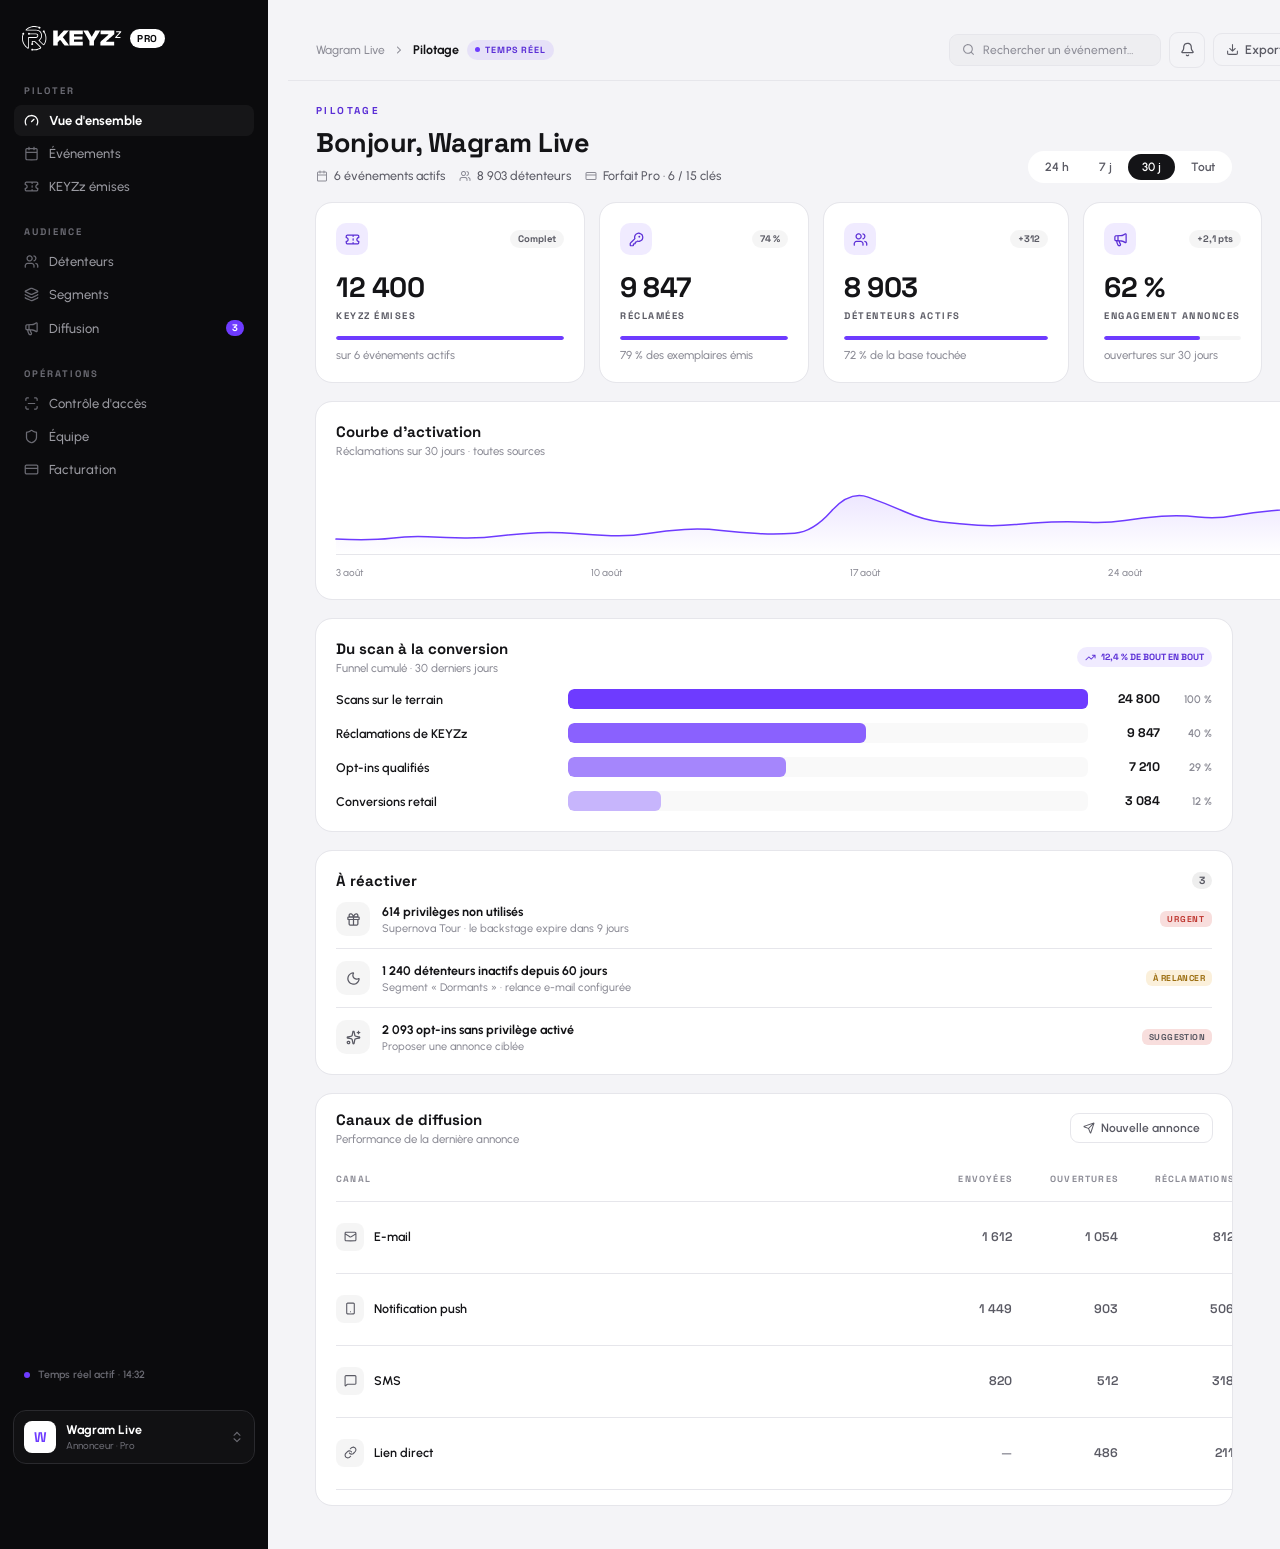
<file: design-export/mockup-pilotage.html>
<!doctype html>
<html lang="en">
  <head>
    <meta charset="UTF-8" />
    <meta name="viewport" content="width=device-width, initial-scale=1.0" />
    <link rel="preconnect" href="https://fonts.googleapis.com" />
    <link rel="preconnect" href="https://fonts.gstatic.com" crossorigin />
    <link
      href="https://fonts.googleapis.com/css2?family=Space+Grotesk%3Awght%40300..700&family=Urbanist%3Awght%40100..900&display=swap"
      rel="stylesheet"
    />

    <style>
      *, ::before, ::after {
        box-sizing: border-box;
      }

      body {
        margin: 0;
      }
    </style>

    <style>
      body {
        min-height: 100vh;
        display: flex;
        align-items: center;
        justify-content: center;
      }
    </style>
  </head>
  <body style="background-color: #0B0B0D">
    <div
      data-pencil-name="B2B — 2. Pilotage"
      style="align-items: flex-start; background-color: #0B0B0D; box-sizing: border-box; display: flex; flex-direction: row; gap: 0px; height: fit-content; justify-content: flex-start; overflow: hidden; width: 1440px"
    >
      <div
        data-pencil-name="Barre latérale"
        style="align-items: flex-start; border-color: #2A2A2E; border-style: solid; border-width: 0px 1px 0px 0px; box-sizing: content-box; display: flex; flex-direction: column; flex-shrink: 0; gap: 22px; height: 1443px; justify-content: flex-start; margin: 0px -0.5px 0px 0px; padding: 20px 14px; width: 239.5px"
      >
        <div
          data-pencil-name="Marque"
          style="align-items: center; box-sizing: border-box; display: flex; flex-direction: row; flex-shrink: 0; gap: 8px; height: fit-content; justify-content: flex-start; padding: 6px 8px; width: fit-content"
        >
          <div
            data-pencil-name="Logo"
            style="box-sizing: border-box; flex-shrink: 0; height: 25.4px; position: relative; width: 100px"
          >
            <svg
              data-pencil-name="Tracé 1"
              viewBox="0 0 114 29"
              preserveAspectRatio="none"
              xmlns="http://www.w3.org/2000/svg"
              style="box-sizing: border-box; height: 25.4px; left: 0px; overflow: visible; position: absolute; top: 0px; width: 100px; z-index: 0"
            >
              <path
                d="M54.1108 22.3087c-0.0184-5.7324-0.0184-11.4649-0.0184-17.19524 5.0817 0 10.1564 0 15.2401 0 0 1.40181 0 2.7775 0 4.16844-3.3427 0-6.6814 0-10.0295 0 0 0.894 0 1.7729 0 2.667 3.2104 0 6.4178 0 9.6348 0 0 1.1686 0 2.322 0 3.4907-3.2095 0-6.4169 0-9.6342 0 0 0.8941 0 1.7729 0 2.6671 3.3269 0 6.6524 0 9.9985 0 0 1.3985 0 2.7819 0 4.1836-5.0576 0.0184-10.1152 0.0184-15.1913 0.0184z"
                fill="#FFFFFF"
              ></path>
            </svg>
            <svg
              data-pencil-name="Tracé 2"
              viewBox="0 0 114 29"
              preserveAspectRatio="none"
              xmlns="http://www.w3.org/2000/svg"
              style="box-sizing: border-box; height: 25.4px; left: 0px; overflow: visible; position: absolute; top: 0px; width: 100px; z-index: 1"
            >
              <path
                d="M35.5435 5.63946c0.0193-0.17963 0.0386-0.34097 0.0594-0.51557 1.7017 0 3.4172 0 5.137 0 0 2.40314 0 4.81111 0 7.21861 0.2936 0.1111 0.446-0.1031 0.6098-0.2819 0.1955-0.2133 0.3788-0.4379 0.5762-0.6494 0.4468-0.4787 0.901-0.9504 1.3484-1.42853 0.4905-0.52415 0.977-1.05205 1.4647-1.57877 0.4789-0.51716 0.9574-1.03465 1.4356-1.55243 0.5218-0.56487 1.0424-1.1307 1.5659-1.69388 0.0245-0.02636 0.0725-0.04379 0.1096-0.04381 1.8889-0.00097 3.7777 0.00041 5.6666 0.00189 0.0051 0 0.0102 0.00518 0.0385 0.02044-0.1245 0.14562-0.2411 0.29284-0.369 0.4296-0.4338 0.46406-0.8737 0.92238-1.3072 1.38675-0.472 0.50569-0.9391 1.0159-1.4089 1.52374-0.483 0.52221-0.9667 1.04373-1.4497 1.5659-0.4698 0.5079-0.9404 1.0149-1.4079 1.5248-0.3693 0.4027-0.7346 0.8092-1.0924 1.2038 0.4849 0.6416 0.9533 1.2674 1.4284 1.8881 0.4913 0.6416 0.9916 1.2763 1.4836 1.9173 0.5417 0.7058 1.075 1.418 1.6183 2.1226 0.5947 0.7712 1.1971 1.5364 1.795 2.3052 0.3084 0.3965 0.6146 0.7948 0.9204 1.1934 0.0189 0.0247 0.0252 0.059 0.0258 0.1002-1.7642 0.0112-3.5168 0.0112-5.2908-0.0021-0.3834-0.4806-0.7487-0.9454-1.1066-1.4158-0.5147-0.6767-1.0224-1.3587-1.5362-2.0361-0.4951-0.6526-0.9936-1.3028-1.4918-1.953-0.2322-0.303-0.4641-0.6064-0.7029-0.9042-0.0898-0.112-0.3559-0.1483-0.4299-0.0692-0.2557 0.2738-0.506 0.5525-0.7638 0.8243-0.5446 0.5742-1.0951 1.1428-1.6358 1.7205-0.0618 0.066-0.1082 0.1755-0.1087 0.2652-0.0071 1.1938-0.0048 2.3877-0.0048 3.5816-0.6675 0-1.335 0-2.0275-0.016-0.9921-0.0184-1.9592-0.0199-2.9263-0.0248-0.0744-0.0004-0.1486-0.0245-0.223-0.0375 0-0.1968 0-0.3935 0.0161-0.6151 0.0184-0.0572 0.0228-0.0896 0.0229-0.122 0.0003-5.0305 0.0004-10.0609-0.0014-15.09135 0-0.05134-0.0245-0.10268-0.0376-0.15402 0-0.19672 0-0.39345 0-0.60847z"
                fill="#FFFFFF"
              ></path>
            </svg>
            <svg
              data-pencil-name="Tracé 3"
              viewBox="0 0 114 29"
              preserveAspectRatio="none"
              xmlns="http://www.w3.org/2000/svg"
              style="box-sizing: border-box; height: 25.4px; left: 0px; overflow: visible; position: absolute; top: 0px; width: 100px; z-index: 2"
            >
              <path
                d="M89.3644 22.3087c-0.0183-1.2662-0.0036-2.5327-0.0291-3.7983-0.0061-0.3004 0.1233-0.4698 0.3153-0.6379 0.1733-0.1518 0.3545-0.2947 0.5244-0.45 0.4954-0.4524 0.9851-0.9112 1.4806-1.3635 0.5324-0.4861 1.0689-0.9676 1.6037-1.4511 0.5348-0.4835 1.0697-0.9668 1.6042-1.4505 0.5442-0.4925 1.0879-0.9855 1.632-1.4781 0.5393-0.4882 1.0784-0.9765 1.6185-1.4637 0.0662-0.0597 0.1363-0.1153 0.2075-0.169 0.1747-0.13169 0.2685-0.2946 0.1946-0.5355-2.9617-0.01963-5.9381-0.03935-8.925-0.05915 0-1.42627 0-2.852 0-4.28836 5.2011 0 10.4029 0 15.6279 0 0 0.06604 0 0.13509 0 0.20413 0 1.2205-0.01 2.44115 0.008 3.66138 0.004 0.25578-0.097 0.41047-0.27 0.55842-0.302 0.25877-0.601 0.52018-0.899 0.78328-0.568 0.5017-1.135 1.0048-1.701 1.5087-0.265 0.2353-0.525 0.4753-0.789 0.7108-0.571 0.5084-1.144 1.0145-1.7148 1.5231-0.2691 0.2398-0.5339 0.4845-0.8028 0.7245-0.58 0.5177-1.1622 1.033-1.7419 1.5511-0.2832 0.2533-0.5626 0.5109-0.8443 0.766-0.1191 0.1079-0.2323 0.2241-0.3612 0.3189-0.18 0.1325-0.2246 0.3013-0.1751 0.5224 3.0358 0 6.0751 0 9.1341 0 0 1.4349 0 2.8553 0 4.294-5.2262 0.0184-10.4527 0.0184-15.6976 0.0184z"
                fill="#FFFFFF"
              ></path>
            </svg>
            <svg
              data-pencil-name="Tracé 4"
              viewBox="0 0 114 29"
              preserveAspectRatio="none"
              xmlns="http://www.w3.org/2000/svg"
              style="box-sizing: border-box; height: 25.4px; left: 0px; overflow: visible; position: absolute; top: 0px; width: 100px; z-index: 3"
            >
              <path
                d="M76.9039 22.3087c-0.0184-1.6423-0.0286-3.2847-0.0099-4.9268 0.0038-0.3337-0.0905-0.6045-0.2561-0.8763-0.562-0.9226-1.1175-1.849-1.6741-2.7748-0.5076-0.844-1.0153-1.6881-1.5197-2.534-0.4399-0.7378-0.8739-1.47911-1.3132-2.21719-0.3682-0.61844-0.7418-1.23362-1.1103-1.85183-0.3937-0.6603-0.7842-1.32247-1.1868-2.00205 1.8316 0 3.6423 0 5.4627 0 1.3181 2.27209 2.6419 4.55397 3.9739 6.84997-0.0069-0.0031 0.0037 0.0036 0.0152 0.0067 0.33 0.0882 0.4796-0.115 0.6193-0.3637 0.3955-0.7043 0.7988-1.4044 1.2041-2.1032 0.5131-0.88493 1.0329-1.76601 1.5465-2.65068 0.3168-0.54569 0.6255-1.09604 0.9437-1.64091 0.0289-0.04948 0.1002-0.10568 0.152-0.10584 1.782-0.00547 3.564-0.00456 5.3834-0.00456-0.1244 0.22044-0.2327 0.4225-0.3503 0.61899-0.4347 0.72627-0.8723 1.45081-1.3091 2.17579-0.5737 0.95199-1.1486 1.9032-1.7211 2.85591-0.449 0.747-0.8943 1.4961-1.3425 2.2436-0.5878 0.9803-1.1771 1.9597-1.7651 2.9398-0.1949 0.3249-0.3914 0.649-0.579 0.978-0.0318 0.0558-0.0304 0.1351-0.0305 0.2036-0.0015 1.7142-0.0011 3.4285-0.0011 5.1611-1.7045 0.0184-3.409 0.0184-5.132 0.0184z"
                fill="#FFFFFF"
              ></path>
            </svg>
            <svg
              data-pencil-name="Tracé 5"
              viewBox="0 0 114 29"
              preserveAspectRatio="none"
              xmlns="http://www.w3.org/2000/svg"
              style="box-sizing: border-box; height: 25.4px; left: 0px; overflow: visible; position: absolute; top: 0px; width: 100px; z-index: 4"
            >
              <path
                d="M110.302 8.21027c0.302-0.32422 0.594-0.63858 0.915-0.98356-1.372 0-2.7 0-4.03 0 0.064-0.43552 0.126-0.85563 0.189-1.28608 1.924 0 3.852 0 5.809 0-0.034 0.25642-0.065 0.51173-0.102 0.76626-0.013 0.0933-0.064 0.18725-0.055 0.27657 0.025 0.24864-0.142 0.38447-0.284 0.53531-0.51 0.5412-1.024 1.07854-1.534 1.62012-0.363 0.38521-0.72 0.77519-1.081 1.16251-0.378 0.4063-0.758 0.8103-1.135 1.2185-0.269 0.2918-0.532 0.5888-0.837 0.927 1.415 0 2.784 0 4.179 0-0.064 0.4451-0.121 0.8516-0.18 1.2642-1.98 0-3.954 0-5.939 0 0.046-0.3623 0.07-0.7288 0.148-1.0834 0.036-0.1662 0.155-0.3287 0.274-0.4593 0.447-0.493 0.911-0.9704 1.365-1.4571 0.511-0.5469 1.018-1.09657 1.525-1.64698 0.257-0.27919 0.509-0.56266 0.773-0.85405z"
                fill="#FFFFFF"
              ></path>
            </svg>
            <svg
              data-pencil-name="Tracé 6"
              viewBox="0 0 114 29"
              preserveAspectRatio="none"
              xmlns="http://www.w3.org/2000/svg"
              style="box-sizing: border-box; height: 25.4px; left: 0px; overflow: visible; position: absolute; top: 0px; width: 100px; z-index: 5"
            >
              <path
                d="M4.9515 5.08811c-0.51397 0.01596-0.90257-0.58851-0.64313-1.06899 0.14604-0.27048 0.37944-0.52139 0.63026-0.70248 0.73732-0.53233 1.47277-1.0802 2.26638-1.51788 0.74829-0.41268 1.55997-0.7182 2.36171-1.02375 0.63038-0.24023 1.27938-0.4465 1.93648-0.59632 0.4732-0.10791 0.9729-0.10472 1.4616-0.13852 0.3388-0.02343 0.6815-0.05679 1.0182-0.03059 0.7102 0.05525 1.4239 0.11039 2.1244 0.23279 0.8037 0.14045 1.5951 0.35207 2.3905 0.53822 0.0679 0.01588 0.1314 0.02687 0.1969 0.05913 0.2479 0.12211 0.4382 0.21381 0.7403 0.09656 0.8424-0.327 1.577 0.07748 1.7166 0.90438 0.1073 0.31093-0.2256 0.94469-0.5727 1.12985-0.5885 0.31393-1.2735 0.12466-1.6091-0.44502-0.0162-0.02744-0.0829-0.11273-0.082-0.1409 0.0172-0.52694-0.3865-0.50562-0.7186-0.63639-0.2899-0.11413-0.5957-0.19893-0.902-0.25825-0.8449-0.16365-1.7019-0.28809-2.5956-0.45712-0.5553 0-0.969-0.00511-1.5448 0.03219-0.5136 0.08619-1.0239 0.13579-1.5372 0.2235-0.3021 0.05162-0.6084 0.08837-0.9042 0.16489-0.89787 0.23224-1.74509 0.58838-2.57687 1.00347-0.85876 0.42855-1.65543 0.94054-2.41298 1.52137-0.05639 0.04324-0.08583 0.12162-0.09896 0.21254 0.10416 0.01848 0.17948 0.00809 0.2548-0.00231 0.01181-0.00082 0.02362-0.00165 0.08302-0.00142 0.77538 0.00019 1.50318-0.00068 2.23097-0.00154 0.01183 0.00012 0.24943-0.01902 0.29876 0-0.06276-0.00004 0.10027 0.02802 0 0 2.49256 0.00139 5.03456 0.00319 7.52706 0 0.0906-0.00012 0.1317 0.02471 0.2222 0.00422 0.6336 0.10557 1.2721 0.18846 1.8987 0.32587 0.3341 0.07326 0.6491 0.23669 0.97 0.36638 1.4591 0.58983 2.4466 1.65772 3.1203 3.05515 0.5921 1.22807 0.7407 2.53836 0.6271 3.86196-0.1072 1.2488-0.5374 2.4093-1.412 3.3559-0.4098 0.4434-0.8357 0.8718-1.2778 1.3314 0.3498 0.362 0.7332 0.7649 1.1235 1.1611 0.4778 0.485 0.962 0.9636 1.4422 1.4463 0.5152 0.5178 1.0244 1.0417 1.5451 1.5539 0.3347 0.3291 0.5025 0.2818 0.7194-0.133 0.2196-0.4198 0.4944-0.8119 0.6974-1.2388 0.2024-0.4255 0.3735-0.8708 0.5073-1.3225 0.1564-0.528 0.2675-1.0702 0.3796-1.6101 0.0853-0.4103 0.1598-0.8245 0.2071-1.2406 0.1332-1.172 0.0186-2.338-0.1523-3.4961-0.0814-0.5521-0.1874-1.1142-0.3853-1.63246-0.3106-0.81324-0.6955-1.59953-1.081-2.38144-0.0706-0.14327-0.2837-0.27634-0.4484-0.30184-0.4782-0.07403-0.8305-0.31363-0.9298-0.78347-0.0948-0.44885-0.0123-1.00027 0.4559-1.30034 0.3857-0.24716 0.7718-0.24909 1.1201-0.03529 0.3392 0.20825 0.6262 0.4903 0.6089 0.97779-0.011 0.31081-0.1532 0.62006 0.0293 0.95096 0.3045 0.55206 0.5691 1.12815 0.8197 1.70743 0.3994 0.92302 0.6543 1.89016 0.8141 2.88296 0.1579 0.981 0.2035 1.9618 0.1429 2.9578-0.0423 0.6954-0.1356 1.3732-0.2456 2.0596-0.1373 0.8571-0.429 1.6534-0.7487 2.44-0.2909 0.7158-0.6595 1.4026-1.0283 2.0834-0.4077 0.7526-1.4221 0.8527-1.9909 0.2889-1.3386-1.3269-2.6655-2.6654-3.9974-3.999-0.2535-0.2539-0.5096-0.5053-0.7613-0.7612-0.2369-0.2408-0.1579-0.7089 0.1677-0.9089 0.937-0.5757 1.6585-1.3574 2.1657-2.3232 0.337-0.6417 0.5162-1.3439 0.5612-2.0707 0.0751-1.2104-0.2093-2.35404-0.736-3.42997-0.319-0.65182-0.7676-1.23853-1.3729-1.6501-0.6737-0.45809-1.3736-0.89779-2.2032-1.02778-0.5358-0.08396-1.0771-0.13246-1.6645-0.21583-0.1758-0.02786-0.3032-0.04446-0.4305-0.04451-3.5064-0.00146-7.01287-0.00124-10.5193-0.0013z"
                fill="#FFFFFF"
              ></path>
            </svg>
            <svg
              data-pencil-name="Tracé 7"
              viewBox="0 0 114 29"
              preserveAspectRatio="none"
              xmlns="http://www.w3.org/2000/svg"
              style="box-sizing: border-box; height: 25.4px; left: 0px; overflow: visible; position: absolute; top: 0px; width: 100px; z-index: 6"
            >
              <path
                d="M7.78751 25.2394c-0.3117 0.697-0.85848 0.8193-1.4972 0.3345-0.42178-0.3202-0.86489-0.6164-1.25953-0.9671-0.57804-0.5137-1.16001-1.0326-1.66843-1.6123-0.51491-0.5871-1.00119-1.2168-1.39258-1.8902-0.44317-0.7625-0.78683-1.586-1.13467-2.3996-0.19094-0.4467-0.34295-0.9194-0.43846-1.3952-0.14621-0.7285-0.24196-1.4681-0.33253-2.2063-0.05055-0.4119-0.0659-0.8306-0.06395-1.2461 0.00271-0.5764-0.01235-1.1597 0.07007-1.7271 0.09402-0.6472 0.28723-1.2799 0.43643-1.9191 0.07387-0.31653 0.11859-0.59456-0.05919-0.93495-0.31443-0.60202 0.1498-1.37044 0.79599-1.47904 0.46986-0.07897 0.87983 0.0538 1.18934 0.45878 0.30309 0.39659 0.25983 1.20661-0.19956 1.52272-0.155 0.10667-0.38506 0.13538-0.49449 0.26989-0.1685 0.2072-0.27557 0.4694-0.38262 0.7194-0.05257 0.1228-0.02344 0.2793-0.0709 0.4057-0.24986 0.6655-0.19076 1.3674-0.26108 2.0541-0.1374 1.3416 0.03574 2.6625 0.35138 3.9557 0.18252 0.7478 0.50051 1.4682 0.81214 2.177 0.26673 0.6066 0.58283 1.1965 0.93082 1.7607 0.25379 0.4114 0.57339 0.7889 0.90219 1.146 0.5056 0.5492 1.02836 1.085 1.57556 1.5923 0.27552 0.2554 0.6198 0.4371 0.93523 0.6488 0.10425 0.0699 0.21555 0.1294 0.35075 0.2097 0-0.1199 0-0.2318 0-0.3438 0.0001-3.6249 0.00016-7.2499 0.00035-10.8748 0.00002-0.4876 0.32373-0.8158 0.80657-0.8162 0.72474-0.0007 1.44949 0.0001 2.17424 0 0.53102 0 1.06212-0.0004 1.65202 0.0008 1.2835 0.0008 2.5079 0 3.7324-0.0007 0.5199 0.0264 1.0302-0.0345 1.4964-0.2699 0.629-0.3176 1.0804-1.2826 0.6187-2.0968-0.304-0.53601-0.7678-0.80629-1.3957-0.93398-0.1604-0.02938-0.2768-0.04538-0.3931-0.04547-1.9995-0.00158-3.9989-0.0012-5.99833-0.00121-0.17107 0-0.34216 0.00197-0.51321-0.00003-0.14615-0.0017 0 0-0.18411 0.1296-0.09655 0.16092-0.10457 0.14032-0.16696 0.20634-0.46715 0.49425-0.93506 0.44175-1.28001 0.28011-0.49601-0.23237-0.69301-0.68793-0.60813-1.28431 0.08559-0.60133 0.62376-0.94195 1.23964-0.84695 0.35895 0.05536 0.61901 0.19498 0.82003 0.54629 0.07905 0.04877 0.13153 0.06352 0.18403 0.06358 2.17455 0.00258 4.34915 0.00451 6.52375 0.0026 0.079-0.00007 0.1606 0.02107 0.2395 0 0.9168 0.06834 1.7398 0.32851 2.233 1.11581 0.3654 0.58322 0.6644 1.22242 0.4302 2.00662-0.2536 0.8497-0.702 1.4836-1.4951 1.8583-0.2145 0.1013-0.4693 0.1174-0.7642 0.1706-2.7367-0.0009-5.4147-0.0007-8.0927 0.0041-0.09689 0.0001-0.19371 0.0449-0.29056 0.0688-0.00091 0.151-0.00181 0.302-0.02117 0.5012-0.02743 0.1753-0.04418 0.3025-0.04423 0.4297-0.00142 3.3644-0.00117 6.7287-0.00098 10.0931 0.00001 0.1861 0.00192 0.3722 0.00295 0.5583z"
                fill="#FFFFFF"
              ></path>
            </svg>
            <svg
              data-pencil-name="Tracé 8"
              viewBox="0 0 114 29"
              preserveAspectRatio="none"
              xmlns="http://www.w3.org/2000/svg"
              style="box-sizing: border-box; height: 25.4px; left: 0px; overflow: visible; position: absolute; top: 0px; width: 100px; z-index: 7"
            >
              <path
                d="M11.1329 17.7706c0.0431-0.4042 0.2331-0.6837 0.707-0.7707 0.8312-0.0026 1.6077-0.0031 2.3842-0.0036 0.2861-0.0235 0.5079 0.0813 0.7124 0.2886 0.8329 0.8445 1.6804 1.6746 2.519 2.5134 0.4808 0.4808 0.9529 0.9703 1.4325 1.4523 0.909 0.9134 1.8247 1.8204 2.7298 2.7377 0.5686 0.5763 0.3884 1.2361-0.1276 1.576-0.6529 0.4301-1.3721 0.7667-2.084 1.0977-0.5289 0.2459-1.0803 0.4614-1.6426 0.613-0.6659 0.1796-1.3492 0.3217-2.0341 0.3968-0.8369 0.0917-1.6841 0.1382-2.5253 0.1218-0.4096-0.008-0.7247 0.0947-1.088 0.2604-0.6385 0.2911-1.5136-0.0167-1.5751-0.8878-0.0385-0.5446 0.1967-0.8904 0.6046-1.175 0.3716-0.2593 1.0977-0.1076 1.3807 0.3733 0.2414 0.4103 0.5898 0.4859 0.9724 0.4698 0.7543-0.0319 1.5135-0.0701 2.2577-0.1877 0.8165-0.1292 1.6333-0.3023 2.4225-0.5454 0.85-0.262 1.6548-0.6544 2.3998-1.1537 0.1203-0.0806 0.2487-0.1492 0.3955-0.2366-1.8034-1.8012-3.5808-3.5795-5.3624-5.3537-0.4673-0.4653-0.9474-0.9178-1.4502-1.4133-0.6251-0.0406-1.2216-0.0454-1.8181-0.0447-0.0398 0-0.0795 0.0412-0.1193 0.0633-0.0157 0.5387-0.0367 1.0775-0.0403 1.6163-0.0005 0.0673 0.078 0.1527 0.1419 0.1999 0.3707 0.2735 0.5054 0.6812 0.4674 1.0896-0.0216 0.2333-0.2475 0.4811-0.4406 0.6574-0.3394 0.3098-0.7415 0.3921-1.181 0.1653-0.4049-0.2089-0.6157-0.5024-0.6317-0.9805-0.014-0.4162 0.1819-0.6993 0.4637-0.9989 0.0925-0.101 0.1805-0.1857 0.1855-0.275 0.0176-0.3168 0.0149-0.6355 0.0044-0.953-0.0078-0.2381-0.0396-0.4754-0.0607-0.713z"
                fill="#FFFFFF"
              ></path>
            </svg>
          </div>
          <div
            data-pencil-name="Badge"
            style="align-items: center; background-color: #FFFFFF; border-radius: 999px; box-sizing: border-box; display: flex; flex-direction: row; flex-shrink: 0; gap: 0px; height: fit-content; justify-content: center; padding: 3px 7px; width: fit-content"
          >
            <div
              data-pencil-name="Libellé"
              style='box-sizing: border-box; color: #0B0B0D; font-family: "Space Grotesk", system-ui, sans-serif; font-size: 10px; font-style: normal; font-weight: 700; letter-spacing: 0.6px; line-height: normal; text-align: left; white-space: nowrap'
            >
              PRO
            </div>
          </div>
        </div>
        <div
          data-pencil-name="Navigation"
          style="align-items: flex-start; box-sizing: border-box; display: flex; flex-direction: column; flex-shrink: 0; gap: 18px; height: fit-content; justify-content: flex-start; width: 100%"
        >
          <div
            data-pencil-name="Section PILOTER"
            style="align-items: flex-start; box-sizing: border-box; display: flex; flex-direction: column; flex-shrink: 0; gap: 2px; height: fit-content; justify-content: flex-start; width: 100%"
          >
            <div
              data-pencil-name="Libellé section"
              style="align-items: flex-start; box-sizing: border-box; display: flex; flex-direction: row; flex-shrink: 0; gap: 0px; height: fit-content; justify-content: flex-start; padding: 6px 10px; width: fit-content"
            >
              <div
                data-pencil-name="Texte"
                style='box-sizing: border-box; color: #6B6B73; font-family: "Space Grotesk", system-ui, sans-serif; font-size: 9.5px; font-style: normal; font-weight: 700; letter-spacing: 2px; line-height: normal; text-align: left; white-space: nowrap'
              >
                PILOTER
              </div>
            </div>
            <div
              data-pencil-name="Vue d'ensemble"
              style="align-items: center; background-color: #FFFFFF0C; border-radius: 8px; box-sizing: border-box; display: flex; flex-direction: row; flex-shrink: 0; gap: 10px; height: fit-content; justify-content: space-between; padding: 8px 10px; width: 100%"
            >
              <div
                data-pencil-name="Contenu"
                style="align-items: center; box-sizing: border-box; display: flex; flex-direction: row; flex-shrink: 0; gap: 10px; height: fit-content; justify-content: flex-start; width: fit-content"
              >
                <svg
                  data-pencil-name="Icône"
                  data-icon-name="gauge"
                  data-icon-set="lucide"
                  viewBox="0 0 13.99993896484375 14"
                  preserveAspectRatio="xMidYMid meet"
                  xmlns="http://www.w3.org/2000/svg"
                  style="box-sizing: border-box; flex-shrink: 0; height: 15px; width: 15px"
                >
                  <path
                    d="M6.62061 1.76367q-1.30225 0.07178-2.47803 0.65967-0.48877 0.23584-0.875 0.52295-0.38281 0.28711-0.78272 0.68017-0.3999 0.39307-0.67334 0.76563-0.27002 0.36914-0.50927 0.84424-0.71436 1.37061-0.7212 2.8916-0.00684 1.51758 0.68018 2.90527 0.12646 0.24951 0.19482 0.35547 0.06836 0.10596 0.15381 0.16406 0.08545 0.05469 0.18116 0.08887 0.09912 0.03418 0.1538 0.03418 0.05811 0 0.16748-0.04101 0.22559-0.05811 0.34522-0.26661 0.11963-0.2085 0.06152-0.42041-0.04102-0.09912-0.16748-0.3623-0.23926-0.44775-0.3623-0.86816-0.39307-1.26123-0.15039-2.52588 0.24609-1.26807 1.07324-2.30371 0.12646-0.18457 0.36914-0.42725 0.24609-0.24609 0.42725-0.38623 0.71436-0.56055 1.54834-0.85449 0.83398-0.29395 1.72949-0.29395 1.84912 0 3.30517 1.14844 0.18115 0.14014 0.42383 0.38623 0.24609 0.24268 0.37256 0.42725 0.79639 0.99121 1.04932 2.21142 0.25293 1.2168-0.06836 2.43359-0.12646 0.46484-0.39307 0.99463-0.18115 0.36572-0.19482 0.46143-0.04443 0.19824 0.07519 0.39307 0.11963 0.19482 0.32813 0.25293 0.09912 0.04101 0.16064 0.04101 0.06494 0 0.15039-0.02734 0.22217-0.07178 0.34864-0.25293 0.05469-0.08203 0.19482-0.36231 0.68701-1.3877 0.68018-2.90527-0.00684-1.521-0.7212-2.8916-0.23926-0.4751-0.51269-0.84424-0.27002-0.37256-0.67676-0.7793-0.40674-0.40674-0.84082-0.70752-0.43408-0.30078-0.96387-0.55371-0.70068-0.33496-1.50049-0.48877-0.79639-0.15381-1.58251-0.09912z m2.56347 3.51367q-0.08545 0.01367-0.16406 0.06495-0.0752 0.04785-1.29199 1.27832-0.88184 0.86816-1.06641 1.0664-0.18115 0.19482-0.2085 0.2666-0.06836 0.2085 0.01368 0.42725 0.08545 0.21533 0.28027 0.31445 0.09912 0.04102 0.23926 0.04102l0.04101 0q0.11279 0.01367 0.19825-0.02735 0.0957-0.05811 0.33496-0.28027 0.16748-0.16748 0.76904-0.76904l0.22559-0.23926q1.25781-1.24756 1.30224-1.31592 0.05469-0.12646 0.05469-0.27344 0-0.14697-0.05469-0.25976-0.04443-0.08203-0.12305-0.15039-0.0752-0.07178-0.16064-0.11279-0.08203-0.04443-0.19482-0.05127-0.10938-0.00684-0.19483 0.0205z"
                    fill="#FFFFFF"
                  ></path>
                </svg>
                <div
                  data-pencil-name="Libellé"
                  style="box-sizing: border-box; color: #FFFFFF; font-family: Urbanist, system-ui, sans-serif; font-size: 13px; font-style: normal; font-weight: 700; letter-spacing: 0px; line-height: normal; text-align: left; white-space: nowrap"
                >
                  Vue d'ensemble
                </div>
              </div>
            </div>
            <div
              data-pencil-name="Événements"
              style="align-items: center; border-radius: 8px; box-sizing: border-box; display: flex; flex-direction: row; flex-shrink: 0; gap: 10px; height: fit-content; justify-content: space-between; padding: 8px 10px; width: 100%"
            >
              <div
                data-pencil-name="Contenu"
                style="align-items: center; box-sizing: border-box; display: flex; flex-direction: row; flex-shrink: 0; gap: 10px; height: fit-content; justify-content: flex-start; width: fit-content"
              >
                <svg
                  data-pencil-name="Icône"
                  data-icon-name="calendar"
                  data-icon-set="lucide"
                  viewBox="0 0 13.99993896484375 14"
                  preserveAspectRatio="xMidYMid meet"
                  xmlns="http://www.w3.org/2000/svg"
                  style="box-sizing: border-box; flex-shrink: 0; height: 15px; width: 15px"
                >
                  <path
                    d="M4.57666 0.60156q-0.12305 0.01367-0.24268 0.09912-0.11963 0.08203-0.1914 0.19483-0.04102 0.08545-0.05469 0.20508-0.01367 0.11621-0.01367 0.35546l0 0.29395-1.32959 0.01367q-0.14014 0.01367-0.23926 0.02735-0.50244 0.14014-0.85449 0.50586-0.34863 0.3623-0.44776 0.88183-0.02734 0.0957-0.02734 0.81006l0 7.99463 0.05469 0.15381q0.15723 0.51953 0.56055 0.86133 0.40674 0.3418 0.93994 0.3999 0.15381 0.02734 4.26904 0.02734 4.11523 0 4.26904-0.02734 0.30762-0.02734 0.58789-0.16748 0.32471-0.15381 0.56055-0.44092 0.23926-0.28711 0.35205-0.65283l0.05469-0.15381 0-7.99463q0-0.71436-0.02735-0.81006-0.09912-0.51953-0.45117-0.88183-0.34863-0.36572-0.85107-0.50586-0.09912-0.01367-0.23926-0.02735l-1.32959-0.01367 0-0.29395q0-0.32129-0.03418-0.45459-0.03418-0.1333-0.14697-0.24609-0.14014-0.14014-0.35889-0.16064-0.21533-0.02051-0.37597 0.09228-0.16064 0.10938-0.21875 0.29395-0.02734 0.05469-0.03418 0.1333-0.00684 0.0752-0.00684 0.30078l0 0.33496-3.5 0 0-0.34863q0-0.23926-0.00684-0.30762-0.00684-0.07178-0.03418-0.12646-0.08545-0.21191-0.25293-0.30762-0.16748-0.09912-0.37939-0.05811z m-0.50244 2.67285q0.01367 0.25293 0.02051 0.31788 0.00684 0.06152 0.03418 0.14697 0.05811 0.0957 0.14013 0.18115 0.21191 0.19482 0.50586 0.14697 0.29395-0.04785 0.42041-0.31445 0.02734-0.08545 0.03418-0.14014 0.00684-0.05811 0.02051-0.32129l0-0.36572 3.5 0 0 0.36572q0.01367 0.26318 0.02051 0.32129 0.00684 0.05469 0.03418 0.14014 0.12646 0.2666 0.42041 0.31445 0.29395 0.04785 0.50586-0.14697 0.08203-0.08545 0.14013-0.18115 0.02734-0.08545 0.03418-0.14697 0.00684-0.06494 0.02051-0.31788l0-0.34863 1.31592 0 0.08545 0.04102q0.08203 0.04443 0.15722 0.12304 0.07861 0.0752 0.11963 0.16065 0.04443 0.08203 0.05811 0.28027 0.01367 0.19482 0.01367 0.85108l0 0.86816-9.35156 0 0.01367-1.72266q0.01367-0.16748 0.02734-0.20849 0.09912-0.2666 0.35206-0.36572 0.05469-0.01367 0.16748-0.02735l1.18945 0 0 0.34863z m7.58789 5.82422q0 1.89014-0.00684 2.30371-0.00683 0.41357-0.0205 0.45459-0.09912 0.25293-0.35206 0.35205l-0.0957 0.04102-8.37402 0-0.0957-0.04102q-0.15381-0.0581-0.26661-0.19824l-0.02734-0.02734q-0.04443-0.05469-0.05811-0.15381-0.02734-0.14014-0.02734-0.60156l-0.01367-4.80225 9.35156 0-0.01367 2.67285z"
                    fill="#6B6B73"
                  ></path>
                </svg>
                <div
                  data-pencil-name="Libellé"
                  style="box-sizing: border-box; color: #9A9AA1; font-family: Urbanist, system-ui, sans-serif; font-size: 13px; font-style: normal; font-weight: 500; letter-spacing: 0px; line-height: normal; text-align: left; white-space: nowrap"
                >
                  Événements
                </div>
              </div>
            </div>
            <div
              data-pencil-name="KEYZz émises"
              style="align-items: center; border-radius: 8px; box-sizing: border-box; display: flex; flex-direction: row; flex-shrink: 0; gap: 10px; height: fit-content; justify-content: space-between; padding: 8px 10px; width: 100%"
            >
              <div
                data-pencil-name="Contenu"
                style="align-items: center; box-sizing: border-box; display: flex; flex-direction: row; flex-shrink: 0; gap: 10px; height: fit-content; justify-content: flex-start; width: fit-content"
              >
                <svg
                  data-pencil-name="Icône"
                  data-icon-name="ticket"
                  data-icon-set="lucide"
                  viewBox="0 0 13.99993896484375 14"
                  preserveAspectRatio="xMidYMid meet"
                  xmlns="http://www.w3.org/2000/svg"
                  style="box-sizing: border-box; flex-shrink: 0; height: 15px; width: 15px"
                >
                  <path
                    d="M2.15674 2.35156q-0.29395 0.02734-0.58789 0.16748-0.29395 0.14014-0.50586 0.3794-0.32129 0.32129-0.43408 0.79638-0.02734 0.11279-0.03418 0.2461-0.00684 0.1333-0.00684 0.68017l0 0.75537 0.04102 0.1128q0.05811 0.0957 0.14013 0.18115 0.08545 0.08203 0.17432 0.11963 0.09229 0.03418 0.3042 0.04785 0.24951 0.02734 0.41015 0.10596 0.16064 0.0752 0.33497 0.25293 0.17773 0.17432 0.25293 0.3623 0.07861 0.18799 0.07861 0.45459 0 0.2666-0.11279 0.50586-0.06836 0.14014-0.23926 0.30762-0.16748 0.16748-0.3418 0.24609-0.17432 0.0752-0.44092 0.10254-0.16748 0-0.25976 0.04443-0.08887 0.04102-0.16748 0.11963-0.0752 0.0752-0.1333 0.1709l-0.04102 0.1128 0 1.5415 0.04102 0.16748q0.07178 0.25293 0.18115 0.44092 0.11279 0.18799 0.29394 0.37256 0.18457 0.18115 0.37256 0.29394 0.18799 0.10938 0.44092 0.18115l0.16748 0.04102 9.83008 0 0.16748-0.04102q0.25293-0.07178 0.44092-0.18115 0.18799-0.11279 0.36914-0.29394 0.18457-0.18457 0.29394-0.37256 0.11279-0.18799 0.18457-0.44092l0.04102-0.16748 0-1.5415-0.04102-0.1128q-0.05811-0.0957-0.13672-0.1709-0.0752-0.07861-0.16748-0.11963-0.08887-0.04443-0.25634-0.04443-0.2666-0.02734-0.44092-0.10254-0.17432-0.07861-0.34522-0.24609-0.16748-0.16748-0.23584-0.30762-0.11279-0.23926-0.11279-0.50586 0-0.2666 0.0752-0.45459 0.07861-0.18799 0.25293-0.3623 0.17774-0.17773 0.33837-0.25293 0.16064-0.07861 0.41016-0.10596 0.21191-0.01367 0.30078-0.04785 0.09229-0.0376 0.17432-0.11963 0.08545-0.08545 0.14355-0.18115l0.04102-0.1128 0-1.5415-0.04102-0.16748q-0.12646-0.46143-0.43408-0.76904-0.44775-0.48877-1.13476-0.56055-0.16748-0.01367-4.81592-0.01367-4.64844 0-4.82959 0.02734z m4.84326 1.51416q0.01367 0.26318 0.02051 0.32813 0.00684 0.06152 0.04101 0.14013 0.0376 0.0752 0.10596 0.15381 0.07178 0.0752 0.15381 0.11963 0.15381 0.08203 0.3418 0.04785 0.19141-0.03418 0.33154-0.16064 0.11279-0.11279 0.14697-0.24609 0.03418-0.1333 0.03418-0.45459l0-0.29395 3.62647 0.01367 0.09912 0.04102q0.19482 0.09912 0.29394 0.29394 0.02734 0.07178 0.03418 0.13672 0.00684 0.06152 0.02051 0.35547l0 0.38965-0.11279 0.04443q-0.64258 0.2085-1.06983 0.71436-0.42725 0.50244-0.54004 1.17578-0.08203 0.4751 0.07178 0.98096 0.15381 0.50244 0.4751 0.8955 0.42041 0.46143 1.03564 0.66993l0.14014 0.0581 0 0.38965q0 0.2666-0.00684 0.34522-0.00684 0.07519-0.03418 0.1333-0.08545 0.16748-0.21191 0.26318l-0.01367 0q-0.08203 0.0581-0.15381 0.07178-0.12646 0.01367-0.4751 0.02734l-3.17871 0 0-0.29395q0-0.32129-0.03418-0.45459-0.03418-0.1333-0.14697-0.24609-0.14014-0.14014-0.35889-0.16064-0.21533-0.02051-0.37597 0.09228-0.16064 0.10938-0.21875 0.29395-0.02734 0.05469-0.03418 0.1333-0.00684 0.0752-0.00684 0.30078l0 0.33496-4.22803 0q-0.44775-0.01367-0.57422-0.02734-0.09912-0.01367-0.16748-0.05811l-0.02734-0.01367q-0.12646-0.0957-0.21191-0.26318-0.02734-0.05811-0.03418-0.1333-0.00684-0.07861-0.00684-0.34522l0-0.38965 0.14014-0.0581q0.61523-0.2085 1.03564-0.6836 0.42041-0.47852 0.52979-1.10742 0.11279-0.62891-0.10938-1.23389-0.18115-0.50244-0.56055-0.86474-0.37598-0.36572-0.8955-0.53321l-0.14014-0.0581 0-0.38965q0.01367-0.28027 0.02051-0.34863 0.00684-0.07178 0.03418-0.14356 0.11279-0.24951 0.37939-0.32129 0.08545-0.02734 2.45069-0.02734l2.36523 0 0 0.36572z m0.4751 1.98584q-0.12646 0.01367-0.2461 0.10596-0.11621 0.08887-0.17431 0.21533l-0.04102 0.09912 0 1.45606 0.04102 0.09912q0.04443 0.08203 0.11279 0.16064 0.07178 0.0752 0.14014 0.1128 0.07178 0.03418 0.16748 0.04785 0.23926 0.04102 0.43408-0.09229 0.19824-0.1333 0.23926-0.36914 0.02734-0.09912 0.02734-0.68701 0-0.58789-0.02734-0.68701-0.04102-0.23584-0.23242-0.36914-0.18799-0.1333-0.44092-0.09229z"
                    fill="#6B6B73"
                  ></path>
                </svg>
                <div
                  data-pencil-name="Libellé"
                  style="box-sizing: border-box; color: #9A9AA1; font-family: Urbanist, system-ui, sans-serif; font-size: 13px; font-style: normal; font-weight: 500; letter-spacing: 0px; line-height: normal; text-align: left; white-space: nowrap"
                >
                  KEYZz émises
                </div>
              </div>
            </div>
          </div>
          <div
            data-pencil-name="Section AUDIENCE"
            style="align-items: flex-start; box-sizing: border-box; display: flex; flex-direction: column; flex-shrink: 0; gap: 2px; height: fit-content; justify-content: flex-start; width: 100%"
          >
            <div
              data-pencil-name="Libellé section"
              style="align-items: flex-start; box-sizing: border-box; display: flex; flex-direction: row; flex-shrink: 0; gap: 0px; height: fit-content; justify-content: flex-start; padding: 6px 10px; width: fit-content"
            >
              <div
                data-pencil-name="Texte"
                style='box-sizing: border-box; color: #6B6B73; font-family: "Space Grotesk", system-ui, sans-serif; font-size: 9.5px; font-style: normal; font-weight: 700; letter-spacing: 2px; line-height: normal; text-align: left; white-space: nowrap'
              >
                AUDIENCE
              </div>
            </div>
            <div
              data-pencil-name="Détenteurs"
              style="align-items: center; border-radius: 8px; box-sizing: border-box; display: flex; flex-direction: row; flex-shrink: 0; gap: 10px; height: fit-content; justify-content: space-between; padding: 8px 10px; width: 100%"
            >
              <div
                data-pencil-name="Contenu"
                style="align-items: center; box-sizing: border-box; display: flex; flex-direction: row; flex-shrink: 0; gap: 10px; height: fit-content; justify-content: flex-start; width: fit-content"
              >
                <svg
                  data-pencil-name="Icône"
                  data-icon-name="users"
                  data-icon-set="lucide"
                  viewBox="0 0 13.99993896484375 14"
                  preserveAspectRatio="xMidYMid meet"
                  xmlns="http://www.w3.org/2000/svg"
                  style="box-sizing: border-box; flex-shrink: 0; height: 15px; width: 15px"
                >
                  <path
                    d="M4.84326 1.20313q-0.81006 0.11279-1.42871 0.61865-0.61523 0.50244-0.89551 1.24414-0.18115 0.48877-0.18115 1.02197 0 0.28027 0.04102 0.50586 0.04443 0.22217 0.14013 0.48877 0.15381 0.46143 0.46826 0.84766 0.31787 0.38281 0.7212 0.63574 0.36572 0.22559 0.73486 0.32471 0.37256 0.0957 0.80664 0.0957 0.22559 0 0.3623-0.01367 0.14014-0.01367 0.35206-0.05811 0.60156-0.15381 1.104-0.55713 0.50586-0.40674 0.7998-0.98096 0.19482-0.39307 0.26661-0.88183 0.02734-0.14014 0.02734-0.40674 0-0.2666-0.02734-0.40674-0.09912-0.65625-0.46485-1.20312-0.3623-0.54688-0.93652-0.89551-0.43408-0.2666-0.98096-0.36572-0.15381-0.02734-0.45459-0.03418-0.30078-0.00684-0.45459 0.02051z m4.34082 0.0581q-0.14014 0.04102-0.25293 0.14014-0.11279 0.0957-0.15381 0.2666-0.04102 0.16748 0 0.32129 0.04102 0.15381 0.15381 0.25293 0.11279 0.0957 0.33838 0.18115 0.24951 0.08203 0.40332 0.17432 0.15381 0.08887 0.30762 0.25976 0.33838 0.33496 0.45459 0.76904 0.11963 0.43408 0.01367 0.86817-0.10254 0.43408-0.41699 0.76904-0.31445 0.33496-0.7793 0.48877-0.19482 0.07178-0.28711 0.14356-0.08887 0.06836-0.16064 0.20849-0.05469 0.09912-0.05469 0.23926 0 0.13672 0.05469 0.23584 0.08545 0.19482 0.28027 0.29395 0.12646 0.05811 0.25293 0.05126 0.12646-0.01025 0.33496-0.07861 0.35205-0.11279 0.6084-0.27344 0.25977-0.16064 0.5127-0.42724 0.78271-0.78271 0.85449-1.84912 0.09912-1.18945-0.70069-2.12598-0.48877-0.58789-1.2749-0.85449-0.33496-0.11279-0.48877-0.05469z m-3.73926 1.09033q0.40674 0.02734 0.78272 0.28711 0.37939 0.25977 0.58105 0.65967 0.20508 0.39648 0.18457 0.88184-0.02051 0.48193-0.28711 0.86132-0.15381 0.23584-0.37939 0.41358-0.22217 0.17432-0.46143 0.27002-0.19482 0.05811-0.2871 0.07861-0.08887 0.02051-0.32813 0.02051-0.23926 0-0.33154-0.02051-0.08887-0.02051-0.28369-0.07861-0.39307-0.14014-0.68018-0.46826-0.28711-0.32813-0.3999-0.73487-0.10938-0.46143 0.01367-0.90918 0.12646-0.44775 0.45459-0.76904 0.33154-0.32471 0.79297-0.45117 0.08545-0.02734 0.24609-0.04785 0.16064-0.02051 0.21533-0.00684l0.16748 0.01367z m-2.35156 5.85156q-0.96387 0.14014-1.65088 0.82715-0.54687 0.54688-0.75537 1.31592-0.07178 0.23926-0.08545 0.44092-0.01367 0.20166-0.01367 0.82031l0 0.76904 0.04102 0.1128q0.05811 0.0957 0.14013 0.18115 0.21191 0.19482 0.50586 0.14697 0.29395-0.04785 0.42041-0.31445l0.04102-0.09912 0.01367-0.79639q0.01367-0.61865 0.02734-0.77246 0.01367-0.15381 0.07178-0.34863 0.14014-0.37939 0.46826-0.68018 0.32813-0.30078 0.73487-0.41357 0.15381-0.04102 0.53662-0.05469 0.38623-0.01367 1.66113-0.01367 1.2749 0 1.65771 0.01367 0.38623 0.01367 0.54004 0.05469 0.42041 0.11279 0.75538 0.43066 0.33838 0.31445 0.46142 0.71778 0.05811 0.16748 0.06494 0.3247 0.00684 0.15381 0.02051 0.7417l0.01367 0.79639 0.04102 0.09912q0.12646 0.2666 0.42041 0.31445 0.29395 0.04785 0.50586-0.14697 0.08203-0.08545 0.14013-0.18115l0.04102-0.1128 0-0.76904q0-0.61865-0.01367-0.82031-0.01367-0.20166-0.08545-0.44092-0.08203-0.32129-0.23584-0.61523-0.2666-0.51953-0.73828-0.90235-0.46826-0.38623-1.02539-0.54004l-0.04444-0.01367q-0.16748-0.05811-0.29394-0.07178-0.15381-0.01367-0.56055-0.01367l-1.60986-0.01367q-2.05762 0-2.21143 0.02734z m7.85449 0.05811q-0.23926 0.05469-0.36572 0.27344-0.12305 0.21533-0.05469 0.45459 0.05811 0.19482 0.21192 0.30761 0.06836 0.04102 0.28027 0.12647 0.24951 0.08203 0.40332 0.17432 0.15381 0.08887 0.32471 0.27343 0.33496 0.34863 0.44775 0.78272 0.02734 0.11279 0.03418 0.24609 0.00684 0.1333 0.02051 0.70752l0.01367 0.79639 0.04102 0.09912q0.12646 0.2666 0.42041 0.31445 0.29395 0.04785 0.50586-0.14697 0.08203-0.08545 0.14013-0.18115l0.04102-0.1128 0.01367-0.64599q0-0.64258-0.02734-0.95703-0.02734-0.31445-0.12647-0.59473-0.14014-0.42041-0.42724-0.81006-0.28711-0.39307-0.64942-0.65967-0.31103-0.22559-0.69726-0.35888-0.38281-0.1333-0.5503-0.08887z"
                    fill="#6B6B73"
                  ></path>
                </svg>
                <div
                  data-pencil-name="Libellé"
                  style="box-sizing: border-box; color: #9A9AA1; font-family: Urbanist, system-ui, sans-serif; font-size: 13px; font-style: normal; font-weight: 500; letter-spacing: 0px; line-height: normal; text-align: left; white-space: nowrap"
                >
                  Détenteurs
                </div>
              </div>
            </div>
            <div
              data-pencil-name="Segments"
              style="align-items: center; border-radius: 8px; box-sizing: border-box; display: flex; flex-direction: row; flex-shrink: 0; gap: 10px; height: fit-content; justify-content: space-between; padding: 8px 10px; width: 100%"
            >
              <div
                data-pencil-name="Contenu"
                style="align-items: center; box-sizing: border-box; display: flex; flex-direction: row; flex-shrink: 0; gap: 10px; height: fit-content; justify-content: flex-start; width: fit-content"
              >
                <svg
                  data-pencil-name="Icône"
                  data-icon-name="layers"
                  data-icon-set="lucide"
                  viewBox="0 0 13.99993896484375 14"
                  preserveAspectRatio="xMidYMid meet"
                  xmlns="http://www.w3.org/2000/svg"
                  style="box-sizing: border-box; flex-shrink: 0; height: 15px; width: 15px"
                >
                  <path
                    d="M6.84619 0.60156q-0.2666 0.01367-0.50586 0.1128-0.13672 0.05469-2.57373 1.16894-2.43701 1.11426-2.55664 1.16895-0.11963 0.05469-0.25976 0.19482-0.13672 0.14014-0.2085 0.25293-0.23926 0.43408-0.09912 0.91943 0.14014 0.48193 0.57422 0.69043 0.15381 0.08545 2.625 1.20655 2.47119 1.11768 2.57031 1.15869 0.2666 0.09912 0.56738 0.10595 0.30078 0.00684 0.58106-0.09228 0.08203-0.02734 2.52588-1.13135 2.44385-1.10742 2.66601-1.22021 0.2666-0.12646 0.40674-0.32129 0.2666-0.33496 0.2666-0.73487 0-0.3999-0.2666-0.73486-0.14014-0.18115-0.37598-0.29394l-2.5498-1.17579-2.57373-1.1621q-0.22559-0.09912-0.45117-0.1128l-0.16748-0.01367q-0.05469 0-0.19483 0.01367z m0.32129 1.17578q0.05811 0.02734 2.48486 1.12793 2.43018 1.09717 2.55664 1.16895 0.02734 0.01367-0.36572 0.19824-0.38965 0.18115-2.1123 0.96387-2.53613 1.14844-2.63526 1.16894-0.0957 0.02051-0.20166-0.00683-0.10254-0.02734-2.61816-1.16895-2.51221-1.1416-2.49854-1.15527 0.01367-0.01367 2.4917-1.1416 2.47803-1.12793 2.56348-1.15528 0.16748-0.05469 0.33496 0z m-6.18652 4.67579q-0.16748 0.05811-0.2666 0.18457-0.12646 0.16748-0.12647 0.37597 0 0.32129 0.16748 0.59473 0.16748 0.27344 0.44775 0.42724 0.18457 0.08545 2.66944 1.21338 2.48486 1.12451 2.58056 1.15186 0.54688 0.18457 1.09375 0.01367 0.06836-0.02734 2.51905-1.13135 2.45068-1.10742 2.68652-1.23388 0.31104-0.14014 0.48535-0.42041 0.17432-0.28027 0.17432-0.61524 0-0.14014-0.04102-0.25293-0.09912-0.19482-0.29394-0.29394-0.08545-0.04102-0.21875-0.04102-0.1333 0-0.229 0.02735-0.14014 0.05811-0.2461 0.1914-0.10596 0.12988-0.1333 0.27002l0 0.09912-2.50537 1.13477q-2.4917 1.12109-2.56348 1.14844-0.18115 0.06836-0.37597 0-0.08545-0.02734-2.56348-1.16211l-2.47803-1.1211-0.02734-0.11279q-0.04102-0.22217-0.20508-0.34863-0.16064-0.12646-0.36914-0.12647-0.11279 0-0.18115 0.02735z m0.0957 2.89843q-0.12305 0.01367-0.24268 0.09912-0.11963 0.08203-0.1914 0.19483-0.08203 0.18115-0.04102 0.42041 0.02734 0.2085 0.10254 0.36572 0.07861 0.15381 0.23242 0.30762 0.15381 0.15381 0.31104 0.22217 0.37598 0.19824 2.77539 1.2749 2.40283 1.07666 2.48828 1.104 0.55713 0.1709 1.11768-0.04101 0.15381-0.05469 2.65918-1.20313 2.50879-1.14844 2.57714-1.18945 0.21191-0.12647 0.35889-0.34864 0.14697-0.22558 0.18115-0.47851 0.03418-0.25293-0.0581-0.42725-0.08887-0.17432-0.27002-0.25976-0.09912-0.04102-0.22559-0.04785-0.12646-0.00684-0.20849 0.0205-0.15381 0.05811-0.25977 0.19141-0.10596 0.12988-0.1333 0.28369l-0.01367 0.08545-2.4917 1.13477q-2.4917 1.13476-2.57715 1.16211-0.16748 0.05469-0.3623-0.01368-0.09912-0.04443-2.57715-1.1621l-2.47803-1.13477 0-0.04102q0-0.05811-0.04443-0.16064-0.04102-0.10596-0.08203-0.14697-0.2085-0.2666-0.54688-0.21192z"
                    fill="#6B6B73"
                  ></path>
                </svg>
                <div
                  data-pencil-name="Libellé"
                  style="box-sizing: border-box; color: #9A9AA1; font-family: Urbanist, system-ui, sans-serif; font-size: 13px; font-style: normal; font-weight: 500; letter-spacing: 0px; line-height: normal; text-align: left; white-space: nowrap"
                >
                  Segments
                </div>
              </div>
            </div>
            <div
              data-pencil-name="Diffusion"
              style="align-items: center; border-radius: 8px; box-sizing: border-box; display: flex; flex-direction: row; flex-shrink: 0; gap: 10px; height: fit-content; justify-content: space-between; padding: 8px 10px; width: 100%"
            >
              <div
                data-pencil-name="Contenu"
                style="align-items: center; box-sizing: border-box; display: flex; flex-direction: row; flex-shrink: 0; gap: 10px; height: fit-content; justify-content: flex-start; width: fit-content"
              >
                <svg
                  data-pencil-name="Icône"
                  data-icon-name="megaphone"
                  data-icon-set="lucide"
                  viewBox="0 0 13.99993896484375 14"
                  preserveAspectRatio="xMidYMid meet"
                  xmlns="http://www.w3.org/2000/svg"
                  style="box-sizing: border-box; flex-shrink: 0; height: 15px; width: 15px"
                >
                  <path
                    d="M11.43652 1.18945q-0.06836 0.01367-0.19482 0.06494-0.12647 0.04785-0.19482 0.08887l-0.23926 0.16748q-1.49707 1.12109-3.42823 1.37403-0.1709 0.01367-0.58789 0.02734l-4.17334 0.01367-0.14013 0.04102q-0.4751 0.14014-0.80664 0.47168-0.32813 0.32813-0.45459 0.81689-0.02734 0.07178-0.02735 0.30762l-0.01367 1.55517q0 0.92285 0.01367 1.10059 0.01367 0.17432 0.07178 0.3418l0.01367 0.05468q0.16748 0.46143 0.58789 0.7793 0.42041 0.31445 0.92285 0.35547l0.15381 0 0.01367 0.12646q0.07178 0.82715 0.3418 1.6543 0.27344 0.82373 0.69385 1.52442 0.44775 0.7417 0.77246 0.99121 0.26318 0.21191 0.59131 0.3042 0.33154 0.08887 0.63916 0.06152 0.57422-0.07178 0.98096-0.42041 0.40674-0.34863 0.56054-0.89551 0.02734-0.12646 0.04102-0.35547 0.01367-0.23242-0.01367-0.35888-0.04102-0.23926-0.11963-0.40674-0.07861-0.16748-0.27344-0.46143-0.19482-0.29394-0.28027-0.46142-0.28027-0.5332-0.38965-1.07666l-0.04444-0.22559 0.36573 0q2.2251 0.06836 4.01611 1.41504 0.23926 0.18115 0.39307 0.25293 0.15381 0.06836 0.37939 0.08203 0.38965 0.01367 0.7041-0.20166 0.31787-0.21875 0.47168-0.59473l0.04102-0.12646 0-6.57959q0-0.67334-0.02735-0.86817 0-0.14014-0.0581-0.23925l-0.01367-0.04102q-0.11279-0.23926-0.32129-0.41357-0.2085-0.17432-0.4751-0.23243-0.08545-0.02734-0.23242-0.02734-0.14697 0-0.25977 0.01367z m0.23926 4.64844q0 3.48633-0.02734 3.47266l-0.15381-0.1128q-0.78613-0.58789-1.73975-0.97754-0.9502-0.39307-1.92773-0.54687-0.33838-0.05811-0.63233-0.07178-0.29395-0.01367-1.0083-0.01367l-0.93652-0.01367 0-3.5 0.90918 0q0.71436 0 1.00146-0.01367 0.28711-0.01367 0.65284-0.05811 0.72803-0.10938 1.47656-0.36914 0.74853-0.25977 1.39111-0.63574 0.49219-0.28027 0.84082-0.56055 0.12647-0.08545 0.14014-0.08545 0.01367 0 0.01367 3.48633z m-7.60156-0.01367l0 1.75-1.18945 0q-0.11279 0-0.19141-0.03418-0.0752-0.0376-0.16748-0.11279-0.08887-0.07861-0.1333-0.16748-0.04102-0.09229-0.05469-0.32813-0.01367-0.23926 0-1.19287l0-1.20313 0.04102-0.09912q0.07178-0.14014 0.18798-0.229 0.11963-0.09229 0.25977-0.11963 0.08545 0 0.67334-0.01367l0.57422 0 0 1.75z m1.24414 3.16504q0.09912 0.66992 0.37939 1.30224 0.18115 0.38965 0.4751 0.83741 0.15381 0.25293 0.19483 0.33838 0.04443 0.08203 0.04443 0.19482-0.01367 0.28027-0.19482 0.44775-0.23926 0.19482-0.53321 0.1128-0.12646-0.02734-0.21191-0.10254-0.08203-0.07861-0.2085-0.26319-0.92285-1.30225-1.12109-2.86767l-0.02735-0.22559q0-0.01367 0.57422-0.01367l0.58789 0 0.04102 0.23926z"
                    fill="#6B6B73"
                  ></path>
                </svg>
                <div
                  data-pencil-name="Libellé"
                  style="box-sizing: border-box; color: #9A9AA1; font-family: Urbanist, system-ui, sans-serif; font-size: 13px; font-style: normal; font-weight: 500; letter-spacing: 0px; line-height: normal; text-align: left; white-space: nowrap"
                >
                  Diffusion
                </div>
              </div>
              <div
                data-pencil-name="Pastille"
                style="align-items: center; background-color: #6E3BFF; border-radius: 999px; box-sizing: border-box; display: flex; flex-direction: row; flex-shrink: 0; gap: 0px; height: fit-content; justify-content: center; padding: 2px 6px; width: fit-content"
              >
                <div
                  data-pencil-name="Nombre"
                  style='box-sizing: border-box; color: #FFFFFF; font-family: "Space Grotesk", system-ui, sans-serif; font-size: 9.5px; font-style: normal; font-weight: 700; letter-spacing: 0px; line-height: normal; text-align: left; white-space: nowrap'
                >
                  3
                </div>
              </div>
            </div>
          </div>
          <div
            data-pencil-name="Section OPÉRATIONS"
            style="align-items: flex-start; box-sizing: border-box; display: flex; flex-direction: column; flex-shrink: 0; gap: 2px; height: fit-content; justify-content: flex-start; width: 100%"
          >
            <div
              data-pencil-name="Libellé section"
              style="align-items: flex-start; box-sizing: border-box; display: flex; flex-direction: row; flex-shrink: 0; gap: 0px; height: fit-content; justify-content: flex-start; padding: 6px 10px; width: fit-content"
            >
              <div
                data-pencil-name="Texte"
                style='box-sizing: border-box; color: #6B6B73; font-family: "Space Grotesk", system-ui, sans-serif; font-size: 9.5px; font-style: normal; font-weight: 700; letter-spacing: 2px; line-height: normal; text-align: left; white-space: nowrap'
              >
                OPÉRATIONS
              </div>
            </div>
            <div
              data-pencil-name="Contrôle d'accès"
              style="align-items: center; border-radius: 8px; box-sizing: border-box; display: flex; flex-direction: row; flex-shrink: 0; gap: 10px; height: fit-content; justify-content: space-between; padding: 8px 10px; width: 100%"
            >
              <div
                data-pencil-name="Contenu"
                style="align-items: center; box-sizing: border-box; display: flex; flex-direction: row; flex-shrink: 0; gap: 10px; height: fit-content; justify-content: flex-start; width: fit-content"
              >
                <svg
                  data-pencil-name="Icône"
                  data-icon-name="scan-line"
                  data-icon-set="lucide"
                  viewBox="0 0 13.99993896484375 14"
                  preserveAspectRatio="xMidYMid meet"
                  xmlns="http://www.w3.org/2000/svg"
                  style="box-sizing: border-box; flex-shrink: 0; height: 15px; width: 15px"
                >
                  <path
                    d="M2.60449 1.20313q-0.43408 0.07178-0.77929 0.35205-0.3418 0.28027-0.50928 0.66992l-0.01367 0.01367q-0.08545 0.21191-0.10596 0.35205-0.02051 0.14014-0.02051 0.75537l0 0.05469q0 0.57422 0 0.69385 0 0.11963 0.03418 0.21191 0.0376 0.08887 0.11963 0.17432 0.18115 0.18115 0.42041 0.18115 0.23926 0 0.40674-0.16748l0.01367-0.01367q0.08203-0.08545 0.10938-0.14014 0.03076-0.05811 0.03076-0.23926 0.01367-0.11279 0.01367-0.54687l0.01367-0.76905 0.04102-0.09912q0.09912-0.2085 0.30761-0.30761l0.09912-0.04102 0.76905-0.01367q0.43408 0 0.54687-0.01367 0.18115 0 0.23584-0.02735 0.05811-0.03076 0.14356-0.11279l0.01367-0.01367q0.16748-0.16748 0.16748-0.40674 0-0.23926-0.16748-0.40674-0.07178-0.06836-0.16748-0.12646l-0.08545-0.04102-0.75537 0q-0.76904 0-0.88184 0.02735z m7.12647-0.00001q-0.18457 0.05811-0.29053 0.21192-0.10254 0.15381-0.10254 0.33496 0 0.23926 0.16748 0.40674l0.01367 0.01367q0.08545 0.08203 0.14014 0.11279 0.05811 0.02734 0.23926 0.02735 0.11279 0.01367 0.54687 0.01367l0.76904 0.01367 0.09913 0.04102q0.2085 0.09912 0.30761 0.30761l0.04102 0.09912 0.01367 0.76905q0 0.43408 0.01367 0.54687 0 0.18115 0.02735 0.23926 0.03076 0.05469 0.11279 0.14014l0.01367 0.01367q0.12647 0.12646 0.30078 0.16064 0.17432 0.03418 0.34522-0.03418 0.0957-0.05811 0.17773-0.14013 0.08545-0.08545 0.11963-0.17432 0.0376-0.09229 0.0376-0.21191 0-0.11963 0-0.69385 0-0.57422-0.00684-0.7041-0.00684-0.1333-0.03418-0.21875-0.25293-0.81348-0.98095-1.14844-0.14014-0.06836-0.28028-0.11279-0.09912-0.02734-0.23242-0.03418-0.12988-0.00684-0.7041-0.00684-0.7998 0-0.85449 0.02734z m-5.85157 5.25q-0.09912 0.04443-0.1914 0.12989-0.08887 0.08203-0.12647 0.16064-0.03418 0.0752-0.04101 0.11621-0.00684 0.04102-0.00684 0.14014 0 0.15381 0.04102 0.25293 0.11279 0.2085 0.3247 0.29394l0.09571 0.02735 6.0498 0 0.0957-0.02735q0.21192-0.08545 0.32471-0.29394 0.04102-0.09912 0.04102-0.25293 0-0.09912-0.00684-0.14014-0.00684-0.04102-0.03418-0.11279-0.04443-0.08203-0.13672-0.16406-0.08887-0.08545-0.17431-0.11963-0.08203-0.0376-0.4751-0.0376l-2.65918 0-2.64551 0q-0.42041 0.01367-0.4751 0.02734z m-2.22851 2.89844q-0.15381 0.01367-0.27344 0.11963-0.11621 0.10596-0.17432 0.23242-0.02734 0.08203-0.02734 0.20166 0 0.11963 0 0.69385 0 0.57422 0.00684 0.70752 0.00684 0.12988 0.03418 0.21533 0.29395 0.96729 1.26123 1.26123 0.08545 0.02734 0.21533 0.03418 0.1333 0.00684 0.70752 0.00684 0.57422 0 0.69385 0 0.11963 0 0.20849-0.03418 0.09229-0.0376 0.17432-0.11963 0.08545-0.08545 0.1333-0.18799 0.05127-0.10596 0.05127-0.23242 0-0.12646-0.04102-0.23926-0.09912-0.19482-0.29394-0.29394-0.05811-0.02734-0.16406-0.03418-0.10254-0.00684-0.66309-0.01367-0.56055-0.00684-0.68018-0.02051-0.11621-0.01367-0.21533-0.07178-0.14014-0.0957-0.22558-0.26318l-0.04102-0.09913-0.02734-1.34326q0-0.14014-0.02735-0.18457-0.08545-0.18115-0.25976-0.27685-0.17432-0.09912-0.37256-0.05811z m10.5 0q-0.18115 0.02734-0.32129 0.16748-0.08203 0.08545-0.11279 0.15039-0.02734 0.06152-0.02735 0.22901-0.01367 0.12646-0.01367 0.56054l-0.01367 0.75537-0.04102 0.09913q-0.08545 0.16748-0.22558 0.26318-0.09912 0.05811-0.21875 0.07178-0.11621 0.01367-0.67676 0.02051-0.56055 0.00684-0.6665 0.01367-0.10254 0.00684-0.16065 0.03418-0.22217 0.11279-0.30078 0.33838-0.0752 0.22217 0.00684 0.43408 0.05811 0.0957 0.14013 0.18115 0.08545 0.08203 0.17432 0.11963 0.09229 0.03418 0.21191 0.03418 0.11963 0 0.69385 0 0.57422 0 0.7041-0.00684 0.1333-0.00684 0.21875-0.03418 0.96729-0.29395 1.26123-1.26123 0.02734-0.08545 0.03418-0.21533 0.00684-0.1333 0.00684-0.69385l0-0.63232q0-0.19482-0.02051-0.26318-0.02051-0.07178-0.09228-0.15381-0.09912-0.12646-0.2461-0.18116-0.14697-0.05811-0.31445-0.03076z"
                    fill="#6B6B73"
                  ></path>
                </svg>
                <div
                  data-pencil-name="Libellé"
                  style="box-sizing: border-box; color: #9A9AA1; font-family: Urbanist, system-ui, sans-serif; font-size: 13px; font-style: normal; font-weight: 500; letter-spacing: 0px; line-height: normal; text-align: left; white-space: nowrap"
                >
                  Contrôle d'accès
                </div>
              </div>
            </div>
            <div
              data-pencil-name="Équipe"
              style="align-items: center; border-radius: 8px; box-sizing: border-box; display: flex; flex-direction: row; flex-shrink: 0; gap: 10px; height: fit-content; justify-content: space-between; padding: 8px 10px; width: 100%"
            >
              <div
                data-pencil-name="Contenu"
                style="align-items: center; box-sizing: border-box; display: flex; flex-direction: row; flex-shrink: 0; gap: 10px; height: fit-content; justify-content: flex-start; width: fit-content"
              >
                <svg
                  data-pencil-name="Icône"
                  data-icon-name="shield"
                  data-icon-set="lucide"
                  viewBox="0 0 13.99993896484375 14"
                  preserveAspectRatio="xMidYMid meet"
                  xmlns="http://www.w3.org/2000/svg"
                  style="box-sizing: border-box; flex-shrink: 0; height: 15px; width: 15px"
                >
                  <path
                    d="M6.84619 0.60156q-0.34863 0.02734-0.68701 0.30762-0.51611 0.42041-1.00147 0.70068-0.48193 0.28027-1.01513 0.4751-0.30762 0.11279-0.58789 0.1709-0.28027 0.05469-0.66992 0.08203-0.23926 0.01367-0.36573 0.07178-0.19482 0.06836-0.37939 0.22217-0.18115 0.15381-0.26319 0.34863l-0.01367 0.03076q-0.07178 0.12646-0.08545 0.22217-0.01367 0.15381-0.02734 0.60156l0 1.78076q0 2.25244 0.01367 2.46094 0.14014 1.6543 1.10742 2.88477 0.14014 0.16748 0.43409 0.46142 0.29395 0.29394 0.48877 0.44775 0.92285 0.7417 2.2832 1.27491 0.46143 0.18115 0.65625 0.23926 0.23926 0.05469 0.43408 0.01367 0.16748-0.02734 0.5332-0.15381 1.35693-0.51953 2.27979-1.20313 0.37939-0.2666 0.71435-0.60498 1.37402-1.3706 1.54151-3.37353 0.01367-0.23584 0.01367-2.46094 0-2.22852-0.02734-2.35498-0.07178-0.32129-0.31787-0.56396-0.24268-0.24609-0.5503-0.31788-0.09912-0.02734-0.37939-0.04101-0.48877-0.02734-0.96387-0.18115-0.81348-0.2666-1.55518-0.77246-0.2666-0.18115-0.64257-0.48877-0.42041-0.33496-0.96729-0.28028z m0.43408 1.34326q0.64258 0.51953 1.32959 0.86817 1.2168 0.61865 2.25244 0.68701l0.21192 0-0.01367 4.31348q0 0.33496-0.02735 0.50244-0.22559 1.34326-1.1416 2.27637-0.91602 0.92969-2.66601 1.57226l-0.21192 0.08545-0.18115-0.05469q-2.32422-0.85449-3.2334-2.22851-0.47852-0.71436-0.63232-1.63721-0.02734-0.18115-0.02735-0.50244l-0.01367-4.32715 0.19483 0q0.86816-0.05469 1.84912-0.48193 0.98096-0.42725 1.83545-1.12793 0.16748-0.14014 0.19482-0.14014 0.02734 0 0.28027 0.19482z"
                    fill="#6B6B73"
                  ></path>
                </svg>
                <div
                  data-pencil-name="Libellé"
                  style="box-sizing: border-box; color: #9A9AA1; font-family: Urbanist, system-ui, sans-serif; font-size: 13px; font-style: normal; font-weight: 500; letter-spacing: 0px; line-height: normal; text-align: left; white-space: nowrap"
                >
                  Équipe
                </div>
              </div>
            </div>
            <div
              data-pencil-name="Facturation"
              style="align-items: center; border-radius: 8px; box-sizing: border-box; display: flex; flex-direction: row; flex-shrink: 0; gap: 10px; height: fit-content; justify-content: space-between; padding: 8px 10px; width: 100%"
            >
              <div
                data-pencil-name="Contenu"
                style="align-items: center; box-sizing: border-box; display: flex; flex-direction: row; flex-shrink: 0; gap: 10px; height: fit-content; justify-content: flex-start; width: fit-content"
              >
                <svg
                  data-pencil-name="Icône"
                  data-icon-name="credit-card"
                  data-icon-set="lucide"
                  viewBox="0 0 13.99993896484375 14"
                  preserveAspectRatio="xMidYMid meet"
                  xmlns="http://www.w3.org/2000/svg"
                  style="box-sizing: border-box; flex-shrink: 0; height: 15px; width: 15px"
                >
                  <path
                    d="M2.15674 2.35156q-0.29395 0.02734-0.58789 0.16748-0.29395 0.14014-0.50586 0.3794-0.30762 0.32129-0.43408 0.79638l-0.04102 0.1709 0 6.29932 0.04102 0.16748q0.07178 0.25293 0.18115 0.44092 0.11279 0.18799 0.29394 0.37256 0.18457 0.18115 0.37256 0.29394 0.18799 0.10938 0.44092 0.18115l0.16748 0.04102 9.83008 0 0.16748-0.04102q0.25293-0.07178 0.44092-0.18115 0.18799-0.11279 0.36914-0.29394 0.18457-0.18457 0.29394-0.37256 0.11279-0.18799 0.18457-0.44092l0.04102-0.16748 0-6.33008-0.04102-0.16748q-0.12646-0.46143-0.43408-0.76904-0.44775-0.48877-1.13476-0.56055-0.16748-0.01367-4.81592-0.01367-4.64844 0-4.82959 0.02734z m9.74463 1.20313q0.19482 0.09912 0.29394 0.29394l0.04102 0.09912 0.01367 1.30225-10.5 0 0.01367-1.30225 0.04102-0.09912q0.11279-0.24951 0.37939-0.32129 0.08545-0.02734 4.85694-0.02734l4.76123 0.01367 0.09912 0.04102z m0.34863 4.67578l-0.01367 1.82178-0.02735 0.08545q-0.12646 0.26318-0.37939 0.33496-0.08203 0.02734-4.82959 0.02734-4.74756 0-4.82959-0.02734-0.25293-0.07178-0.37939-0.33496l-0.02735-0.08545-0.01367-3.62647 10.5 0 0 1.80469z"
                    fill="#6B6B73"
                  ></path>
                </svg>
                <div
                  data-pencil-name="Libellé"
                  style="box-sizing: border-box; color: #9A9AA1; font-family: Urbanist, system-ui, sans-serif; font-size: 13px; font-style: normal; font-weight: 500; letter-spacing: 0px; line-height: normal; text-align: left; white-space: nowrap"
                >
                  Facturation
                </div>
              </div>
            </div>
          </div>
        </div>
        <div
          data-pencil-name="Espace flexible"
          style="align-items: flex-start; box-sizing: border-box; display: flex; flex-direction: row; flex: 1 1 0; gap: 0px; justify-content: flex-start; width: 100%"
        ></div>
        <div
          data-pencil-name="État système"
          style="align-items: center; box-sizing: border-box; display: flex; flex-direction: row; flex-shrink: 0; gap: 8px; height: fit-content; justify-content: flex-start; padding: 8px 10px; width: fit-content"
        >
          <div
            data-pencil-name="Point"
            style="background-color: #6E3BFF; border-radius: 50%; box-sizing: border-box; flex-shrink: 0; height: 6px; width: 6px"
          ></div>
          <div
            data-pencil-name="Texte"
            style="box-sizing: border-box; color: #6B6B73; font-family: Urbanist, system-ui, sans-serif; font-size: 10.5px; font-style: normal; font-weight: 600; letter-spacing: 0px; line-height: normal; text-align: left; white-space: nowrap"
          >
            Temps réel actif · 14:32
          </div>
        </div>
        <div
          data-pencil-name="Espace annonceur"
          style="align-items: center; background-color: #FFFFFF06; border-radius: 12px; box-sizing: border-box; display: flex; flex-direction: row; flex-shrink: 0; gap: 10px; height: fit-content; justify-content: space-between; outline-offset: -0.5px; outline: 1px solid #2A2A2E; padding: 10px; width: 100%"
        >
          <div
            data-pencil-name="Identité"
            style="align-items: center; box-sizing: border-box; display: flex; flex-direction: row; flex-shrink: 0; gap: 10px; height: fit-content; justify-content: flex-start; width: fit-content"
          >
            <div
              data-pencil-name="Avatar"
              style="align-items: center; background-color: #FFFFFF; border-radius: 8px; box-sizing: border-box; display: flex; flex-direction: row; flex-shrink: 0; gap: 0px; height: 32px; justify-content: center; width: 32px"
            >
              <div
                data-pencil-name="Initiale"
                style='box-sizing: border-box; color: #6E3BFF; font-family: "Space Grotesk", system-ui, sans-serif; font-size: 14px; font-style: normal; font-weight: 800; letter-spacing: 0px; line-height: normal; text-align: left; white-space: nowrap'
              >
                W
              </div>
            </div>
            <div
              data-pencil-name="Textes"
              style="align-items: flex-start; box-sizing: border-box; display: flex; flex-direction: column; flex-shrink: 0; gap: 2px; height: fit-content; justify-content: flex-start; width: fit-content"
            >
              <div
                data-pencil-name="Nom"
                style="box-sizing: border-box; color: #FFFFFF; font-family: Urbanist, system-ui, sans-serif; font-size: 12.5px; font-style: normal; font-weight: 700; letter-spacing: 0px; line-height: normal; text-align: left; white-space: nowrap"
              >
                Wagram Live
              </div>
              <div
                data-pencil-name="Rôle"
                style="box-sizing: border-box; color: #6B6B73; font-family: Urbanist, system-ui, sans-serif; font-size: 10px; font-style: normal; font-weight: 500; letter-spacing: 0px; line-height: normal; text-align: left; white-space: nowrap"
              >
                Annonceur · Pro
              </div>
            </div>
          </div>
          <svg
            data-pencil-name="Sélecteur"
            data-icon-name="chevrons-up-down"
            data-icon-set="lucide"
            viewBox="0 0 13.99993896484375 14"
            preserveAspectRatio="xMidYMid meet"
            xmlns="http://www.w3.org/2000/svg"
            style="box-sizing: border-box; flex-shrink: 0; height: 14px; width: 14px"
          >
            <path
              d="M6.84619 1.77734q-0.08545 0.01367-0.14697 0.05811-0.06152 0.04102-1.58936 1.56543l-1.21679 1.23389q-0.28027 0.28027-0.33838 0.38964-0.05469 0.07178-0.04102 0.18457l0 0.05469q0 0.14014 0.04102 0.23926 0.09912 0.19482 0.31445 0.28027 0.21875 0.08203 0.42725 0.01367 0.07178-0.02734 0.27343-0.22216 0.20508-0.19824 1.12793-1.1211l1.30225-1.28857 1.30225 1.28857q0.92285 0.92285 1.12451 1.1211 0.20508 0.19482 0.27685 0.22216 0.2085 0.06836 0.42383-0.01367 0.21875-0.08545 0.31787-0.28027 0.04102-0.09912 0.04102-0.23926l0-0.05469q0.01367-0.11279-0.04102-0.18457-0.0581-0.10938-0.33838-0.38964l-1.21679-1.23389q-1.5415-1.53809-1.63379-1.58594-0.08887-0.05127-0.2085-0.0581-0.11621-0.00684-0.20166 0.0205z m-2.9668 6.42579q-0.09912 0.04443-0.1914 0.12988-0.08887 0.08203-0.12647 0.16064-0.03418 0.0752-0.04101 0.11621-0.00684 0.04102-0.00684 0.14014l0 0.04102q-0.01367 0.11279 0.04102 0.19824 0.07178 0.10938 0.36572 0.40332 0.19482 0.21191 0.96729 0.98096l1.49707 1.48339q0.28027 0.2666 0.38964 0.33838 0.07178 0.05469 0.18457 0.04102l0.08204 0q0.11279 0.01367 0.18457-0.04102 0.10938-0.07178 0.38964-0.33838l1.49707-1.48339q0.77246-0.76904 0.96729-0.98096 0.29395-0.29395 0.36572-0.40332 0.05469-0.08545 0.04102-0.19824l0-0.04102q0-0.09912-0.00684-0.14014-0.00684-0.04102-0.03418-0.11279-0.04443-0.0957-0.13672-0.1709-0.08887-0.07861-0.18799-0.11279-0.0957-0.0376-0.229-0.0376-0.1333 0-0.22558 0.04443-0.08887 0.04102-1.37745 1.32618l-1.28857 1.28857-1.28857-1.28857q-1.28857-1.28516-1.38086-1.32618-0.08887-0.04443-0.22901-0.04443-0.14014 0-0.22217 0.02735z"
              fill="#6B6B73"
            ></path>
          </svg>
        </div>
      </div>
      <div
        data-pencil-name="Colonne principale"
        style="align-items: flex-start; background-color: #F4F4F7; box-sizing: border-box; display: flex; flex-direction: column; flex: 1 1 0; gap: 0px; height: fit-content; justify-content: flex-start; overflow: hidden; padding: 20px"
      >
        <div
          data-pencil-name="Barre supérieure"
          style="align-items: center; border-color: #E6E6EB; border-style: solid; border-width: 0px 0px 1px 0px; box-sizing: content-box; display: flex; flex-direction: row; flex-shrink: 0; gap: 0px; height: 59.5px; justify-content: space-between; margin: 0px 0px -0.5px 0px; padding: 0px 28px; width: 1160px"
        >
          <div
            data-pencil-name="Fil d'ariane"
            style="align-items: center; box-sizing: border-box; display: flex; flex-direction: row; flex-shrink: 0; gap: 8px; height: fit-content; justify-content: flex-start; width: fit-content"
          >
            <div
              data-pencil-name="Parent"
              style="box-sizing: border-box; color: #8C8C96; font-family: Urbanist, system-ui, sans-serif; font-size: 12px; font-style: normal; font-weight: 500; letter-spacing: 0px; line-height: normal; text-align: left; white-space: nowrap"
            >
              Wagram Live
            </div>
            <svg
              data-pencil-name="Chevron"
              data-icon-name="chevron-right"
              data-icon-set="lucide"
              viewBox="0 0 13.99993896484375 14"
              preserveAspectRatio="xMidYMid meet"
              xmlns="http://www.w3.org/2000/svg"
              style="box-sizing: border-box; flex-shrink: 0; height: 12px; width: 12px"
            >
              <path
                d="M5.09619 2.93945q-0.25293 0.08545-0.37939 0.30762-0.04102 0.08545-0.04102 0.25293 0 0.16748 0.04102 0.25293 0.04443 0.08203 1.62353 1.66455l1.58252 1.58252-1.58252 1.58252q-1.5791 1.58252-1.62353 1.66797-0.04102 0.08203-0.04102 0.23584 0 0.15381 0.03418 0.23926 0.0376 0.08203 0.1333 0.18115 0.09912 0.0957 0.18115 0.1333 0.08545 0.03418 0.23926 0.03418 0.15381 0 0.24268-0.04785 0.09229-0.05127 1.90381-1.8628 1.81494-1.81494 1.86279-1.9038 0.05127-0.09229 0.05127-0.25977 0-0.16748-0.04443-0.24951-0.04102-0.08545-1.85938-1.90723l-1.44238-1.42871q-0.33496-0.33496-0.46143-0.41699-0.09912-0.07178-0.19824-0.07178l-0.04102 0q-0.14014 0-0.18115 0.01367z"
                fill="#8C8C96"
              ></path>
            </svg>
            <div
              data-pencil-name="Courant"
              style="box-sizing: border-box; color: #141417; font-family: Urbanist, system-ui, sans-serif; font-size: 12.5px; font-style: normal; font-weight: 700; letter-spacing: 0px; line-height: normal; text-align: left; white-space: nowrap"
            >
              Pilotage
            </div>
            <div
              data-pencil-name="Chip"
              style="align-items: center; background-color: #6E3BFF1A; border-radius: 999px; box-sizing: border-box; display: flex; flex-direction: row; flex-shrink: 0; gap: 5px; height: fit-content; justify-content: flex-start; padding: 4px 8px; width: fit-content"
            >
              <div
                data-pencil-name="Point"
                style="background-color: #6E3BFF; border-radius: 50%; box-sizing: border-box; flex-shrink: 0; height: 5px; width: 5px"
              ></div>
              <div
                data-pencil-name="Texte"
                style='box-sizing: border-box; color: #5B2FD6; font-family: "Space Grotesk", system-ui, sans-serif; font-size: 9px; font-style: normal; font-weight: 800; letter-spacing: 1px; line-height: normal; text-align: left; white-space: nowrap'
              >
                TEMPS RÉEL
              </div>
            </div>
          </div>
          <div
            data-pencil-name="Actions"
            style="align-items: center; box-sizing: border-box; display: flex; flex-direction: row; flex-shrink: 0; gap: 10px; height: fit-content; justify-content: flex-start; width: fit-content"
          >
            <div
              data-pencil-name="Recherche"
              style="align-items: center; background-color: #0B0B0D06; border-radius: 8px; box-sizing: border-box; display: flex; flex-direction: row; flex-shrink: 0; gap: 8px; height: fit-content; justify-content: flex-start; outline-offset: -0.5px; outline: 1px solid #E6E6EB; padding: 8px 12px; width: 210px"
            >
              <svg
                data-pencil-name="Loupe"
                data-icon-name="search"
                data-icon-set="lucide"
                viewBox="0 0 13.99993896484375 14"
                preserveAspectRatio="xMidYMid meet"
                xmlns="http://www.w3.org/2000/svg"
                style="box-sizing: border-box; flex-shrink: 0; height: 13px; width: 13px"
              >
                <path
                  d="M6.00537 1.17578q-0.04102 0.01367-0.23584 0.02734-0.57422 0.07178-1.16211 0.29053-0.58789 0.21533-1.09375 0.5503-0.39307 0.2666-0.74853 0.61181-0.35547 0.3418-0.62207 0.7041-0.646 0.92285-0.86817 2.03028-0.05811 0.28027-0.07861 0.46142-0.02051 0.18115-0.02051 0.57422 0 0.43408 0.02734 0.68018 0.02734 0.24268 0.12647 0.59472 0.19482 0.75537 0.60156 1.43555 0.40674 0.67676 0.96729 1.18262 0.40674 0.3623 0.81689 0.60156 0.41357 0.23926 0.91944 0.43408 1.06299 0.39307 2.21826 0.29395 1.15527-0.09912 2.1499-0.65967 0.12646-0.06836 0.33496-0.2085 0.2085-0.14014 0.29395-0.21191l0.05468-0.05469 1.10743 1.10742q1.12109 1.104 1.20312 1.15528 0.08545 0.04785 0.23926 0.04785 0.15381 0 0.23584-0.03418 0.08545-0.0376 0.18115-0.1333 0.09912-0.09912 0.1333-0.18115 0.0376-0.08545 0.0376-0.23926 0-0.15381-0.05127-0.23584-0.04785-0.08545-1.15186-1.20654l-1.10742-1.10743 0.05469-0.06836q0.05811-0.05469 0.19824-0.25293 0.82373-1.23047 0.89209-2.70703 0.07178-1.47656-0.63916-2.76513-0.5332-0.96729-1.42187-1.64405-0.88867-0.68018-1.95508-0.9331-0.29395-0.06836-0.54004-0.09571-0.24268-0.03076-0.60498-0.04443-0.43408 0-0.49219 0z m0.7417 1.17578q0.37939 0.01367 0.79297 0.14014 0.41357 0.12646 0.78955 0.32129 0.7417 0.39307 1.28857 1.08008 0.54687 0.68359 0.75538 1.49707 0.07178 0.28027 0.09228 0.49902 0.02051 0.21533 0.02051 0.50928 0 0.70068-0.19483 1.30224-0.39307 1.16211-1.33984 1.91065-0.94336 0.74853-2.16016 0.875-0.19824 0.01367-0.49218 0.00683-0.29395-0.00684-0.48877-0.03418-0.5332-0.08545-1.03907-0.30761-0.50244-0.22559-0.93652-0.56055-0.14014-0.12646-0.35205-0.3418-0.2085-0.21875-0.33154-0.37256-0.57422-0.76904-0.7417-1.69531-0.08545-0.43408-0.06494-0.90918 0.02051-0.4751 0.11963-0.89551 0.29395-1.14844 1.18945-1.95849 0.89551-0.81348 2.05762-1.02539 0.18115-0.02734 0.42041-0.04102 0.23926-0.01367 0.34863-0.01367l0.2666 0.01367z"
                  fill="#8C8C96"
                ></path>
              </svg>
              <div
                data-pencil-name="Placeholder"
                style="box-sizing: border-box; color: #8C8C96; font-family: Urbanist, system-ui, sans-serif; font-size: 12px; font-style: normal; font-weight: 500; letter-spacing: 0px; line-height: normal; text-align: left; white-space: nowrap"
              >
                Rechercher un événement…
              </div>
            </div>
            <div
              data-pencil-name="Notifications"
              style="align-items: center; border-radius: 8px; box-sizing: border-box; display: flex; flex-direction: row; flex-shrink: 0; gap: 0px; height: 34px; justify-content: center; outline-offset: -0.5px; outline: 1px solid #E6E6EB; width: 34px"
            >
              <svg
                data-pencil-name="Icône"
                data-icon-name="bell"
                data-icon-set="lucide"
                viewBox="0 0 13.99993896484375 14"
                preserveAspectRatio="xMidYMid meet"
                xmlns="http://www.w3.org/2000/svg"
                style="box-sizing: border-box; flex-shrink: 0; height: 15px; width: 15px"
              >
                <path
                  d="M6.76074 0.60156q-0.62891 0.02734-1.22363 0.25293-0.59473 0.22217-1.0835 0.62891-0.63232 0.50586-1.03222 1.22705-0.39648 0.72119-0.48194 1.51758-0.01367 0.16748-0.03418 0.70068-0.02051 0.52979-0.0581 0.86817-0.03418 0.33496-0.12988 0.68359-0.09912 0.43408-0.28028 0.78613-0.14014 0.30762-0.29394 0.51953-0.15381 0.2085-0.50586 0.58448-0.22217 0.25293-0.30762 0.38623-0.08203 0.1333-0.12647 0.31445-0.04102 0.14014-0.02734 0.32471 0.01367 0.18115 0.05469 0.30761 0.1709 0.46143 0.60498 0.66993l0.04101 0.02734q0.09912 0.0581 0.28028 0.07178 0.23584 0.01367 1.04931 0.02734l7.5879 0q0.81348-0.01367 1.04931-0.02734 0.18115-0.01367 0.28027-0.07178l0.04102-0.02734q0.43408-0.2085 0.60498-0.66993 0.04102-0.12646 0.05469-0.30761 0.01367-0.18457-0.02735-0.32471-0.04443-0.18115-0.12988-0.32129-0.08203-0.14014-0.3042-0.37939-0.35205-0.37598-0.50586-0.58448-0.15381-0.21191-0.29394-0.51953-0.16748-0.33496-0.2666-0.69726-0.0957-0.36572-0.14014-0.72803-0.04102-0.36572-0.06836-0.9126-0.01367-0.72803-0.08545-1.04932-0.2085-1.08008-0.93652-1.9038-0.72803-0.82715-1.76367-1.1792-0.7417-0.23584-1.54151-0.19483z m0.68701 1.18946q0.46143 0.07178 0.88184 0.28369 0.42041 0.2085 0.7417 0.55713 0.46143 0.46143 0.67334 1.06298 0.0957 0.25293 0.12988 0.49219 0.0376 0.23584 0.05127 0.7417 0.01367 0.58789 0.06836 1.01514 0.05811 0.42725 0.15723 0.84765 0.16748 0.68359 0.46826 1.2168 0.30078 0.5332 0.84766 1.12109l0.19482 0.19483-9.32422 0 0.19482-0.19483q0.54688-0.58789 0.84766-1.12109 0.30078-0.5332 0.46826-1.2168 0.09912-0.42041 0.15381-0.84765 0.05811-0.42725 0.07861-1.01514 0.02051-0.58789 0.06836-0.875 0.05127-0.28711 0.21192-0.63574 0.16064-0.35205 0.46142-0.68701 0.30078-0.33838 0.63575-0.54688 0.60498-0.36572 1.333-0.42041 0.08203-0.01367 0.31104 0 0.23242 0.01367 0.34521 0.02735z m-1.6372 9.89843q-0.22559 0.08545-0.33155 0.28028-0.10254 0.19482-0.04785 0.42041 0.01367 0.08545 0.11963 0.24609 0.10596 0.16065 0.21875 0.27344 0.50244 0.50244 1.23047 0.50244 0.72803 0 1.23047-0.50244 0.11279-0.11279 0.21875-0.27344 0.10596-0.16064 0.11963-0.24609 0.05469-0.19482-0.0376-0.38282-0.08887-0.19141-0.27002-0.29052-0.08545-0.04102-0.25293-0.04102-0.11279 0-0.15381 0.01367-0.04102 0.01367-0.11279 0.04102-0.09912 0.05811-0.18115 0.15723-0.11279 0.15381-0.17774 0.20849-0.06152 0.05469-0.14697 0.09912-0.08203 0.04102-0.23584 0.04102-0.15381 0-0.23926-0.04102-0.08203-0.04443-0.14697-0.09912-0.06152-0.05469-0.17432-0.20849-0.15381-0.19824-0.43408-0.21192-0.14014 0-0.19482 0.01367z"
                  fill="#5A5A64"
                ></path>
              </svg>
            </div>
            <div
              data-pencil-name="Exporter"
              style="align-items: center; border-radius: 8px; box-sizing: border-box; display: flex; flex-direction: row; flex-shrink: 0; gap: 6px; height: fit-content; justify-content: center; outline-offset: -0.5px; outline: 1px solid #E6E6EB; padding: 8px 12px; width: fit-content"
            >
              <svg
                data-pencil-name="Icône"
                data-icon-name="download"
                data-icon-set="lucide"
                viewBox="0 0 13.99993896484375 14"
                preserveAspectRatio="xMidYMid meet"
                xmlns="http://www.w3.org/2000/svg"
                style="box-sizing: border-box; flex-shrink: 0; height: 13px; width: 13px"
              >
                <path
                  d="M6.84619 1.18945q-0.25293 0.08545-0.37939 0.30762l-0.04102 0.08545 0 5.75244-0.99463-0.99463q-0.62891-0.62891-0.83398-0.81689-0.20166-0.18799-0.25635-0.21875-0.19824-0.08203-0.3999-0.02393-0.20166 0.05469-0.32813 0.21533-0.12646 0.16064-0.11279 0.36914l0 0.02735q0.01367 0.11279 0.06836 0.19824 0.07178 0.11279 0.36572 0.42041l1.20313 1.20313q1.52783 1.52441 1.59619 1.56884 0.05811 0.02734 0.10596 0.03418 0.04785 0.00684 0.16064 0.00684 0.11279 0 0.16064-0.00684 0.04785-0.00684 0.10596-0.03418 0.06836-0.04443 1.59619-1.56884 1.03564-1.03564 1.28516-1.30225 0.25293-0.2666 0.29736-0.33496 0.0957-0.22559 0.01026-0.44776-0.08203-0.22559-0.32129-0.33837-0.08203-0.02734-0.22217-0.02735l-0.02734 0q-0.12646 0-0.19825 0.02735-0.0957 0.05811-0.30761 0.25293-0.15381 0.15381-0.69727 0.70068l-1.10742 1.09033 0-5.75244-0.04102-0.08545q-0.09912-0.18115-0.28027-0.2666-0.08545-0.04102-0.22559-0.04785-0.14014-0.00684-0.18115 0.00683z m-5.25 7q-0.25293 0.08545-0.37939 0.30762l-0.04102 0.08545 0.01367 2.60449q0 0.23584 0.02735 0.30762 0.14014 0.48877 0.46826 0.82031 0.33154 0.32813 0.82031 0.46826 0.08545 0.02734 0.71436 0.02735l3.78027 0.01367 3.78027-0.01367q0.62891 0 0.71436-0.02735 0.48877-0.14014 0.81689-0.46826 0.33154-0.33154 0.47168-0.82031 0.02734-0.07178 0.02735-0.30762l0.01367-2.60449-0.04102-0.08545q-0.09912-0.16748-0.28027-0.2666-0.05811-0.02734-0.09912-0.04102-0.04102-0.01367-0.15381-0.01367-0.11279 0-0.15381 0.01367-0.04101 0.01367-0.09912 0.04102-0.18115 0.09912-0.28027 0.2666l-0.04102 0.08545-0.01367 2.63183-0.04102 0.09913q-0.14014 0.27685-0.43408 0.33496-0.09912 0.02734-4.18701 0.02734-4.08789 0-4.18701-0.02734-0.29395-0.05811-0.43408-0.33496l-0.04102-0.09913-0.01367-2.63183-0.04102-0.08545q-0.09912-0.18115-0.28027-0.2666-0.08545-0.04102-0.22559-0.04785-0.14014-0.00684-0.18115 0.00683z"
                  fill="#5A5A64"
                ></path>
              </svg>
              <div
                data-pencil-name="Libellé"
                style="box-sizing: border-box; color: #5A5A64; font-family: Urbanist, system-ui, sans-serif; font-size: 12.5px; font-style: normal; font-weight: 600; letter-spacing: 0px; line-height: normal; text-align: left; white-space: nowrap"
              >
                Exporter
              </div>
            </div>
            <div
              data-pencil-name="Bouton principal"
              style="align-items: center; background-color: #141417; border-radius: 8px; box-sizing: border-box; display: flex; flex-direction: row; flex-shrink: 0; gap: 6px; height: fit-content; justify-content: center; padding: 8px 14px; width: fit-content"
            >
              <svg
                data-pencil-name="Icône"
                data-icon-name="plus"
                data-icon-set="lucide"
                viewBox="0 0 13.99993896484375 14"
                preserveAspectRatio="xMidYMid meet"
                xmlns="http://www.w3.org/2000/svg"
                style="box-sizing: border-box; flex-shrink: 0; height: 13px; width: 13px"
              >
                <path
                  d="M6.90088 2.35156q-0.0957 0.01367-0.17432 0.05127-0.0752 0.03418-0.15381 0.12647-0.0752 0.08887-0.11279 0.16748-0.03418 0.0752-0.03418 0.32812l0 3.40088-3.66748 0-0.08545 0.04102q-0.22217 0.11279-0.30078 0.33838-0.0752 0.22217 0.00684 0.43408 0.05811 0.0957 0.14013 0.18115 0.08545 0.08203 0.16748 0.11963 0.08545 0.03418 0.33838 0.03418l3.40088 0 0 3.40088q0 0.25293 0.03418 0.33838 0.0376 0.08203 0.11963 0.16748 0.08545 0.08203 0.18799 0.1333 0.10596 0.04785 0.23242 0.04785 0.12646 0 0.229-0.04785 0.10596-0.05127 0.18799-0.1333 0.08545-0.08545 0.11963-0.16748 0.0376-0.08545 0.0376-0.33838l0-3.40088 3.40088 0q0.25293 0 0.33496-0.03418 0.08545-0.0376 0.16748-0.11963 0.08545-0.08545 0.1333-0.18799 0.05127-0.10596 0.05127-0.23242 0-0.12646-0.04102-0.23926-0.09912-0.19482-0.29394-0.29394l-0.08545-0.04102-3.66748 0 0-3.38721q0-0.2666-0.02734-0.32128-0.07178-0.19824-0.25293-0.30079-0.18115-0.10596-0.39307-0.06494z"
                  fill="#FFFFFF"
                ></path>
              </svg>
              <div
                data-pencil-name="Libellé"
                style='box-sizing: border-box; color: #FFFFFF; font-family: "Space Grotesk", system-ui, sans-serif; font-size: 12.5px; font-style: normal; font-weight: 700; letter-spacing: 0px; line-height: normal; text-align: left; white-space: nowrap'
              >
                Émettre une KEYZz
              </div>
            </div>
          </div>
        </div>
        <div
          data-pencil-name="Contenu"
          style="align-items: flex-start; box-sizing: border-box; display: flex; flex-direction: column; flex-shrink: 0; gap: 20px; height: fit-content; justify-content: flex-start; padding: 24px 28px; width: 100%"
        >
          <div
            data-pencil-name="En-tête de page"
            style="align-items: flex-end; box-sizing: border-box; display: flex; flex-direction: row; flex-shrink: 0; gap: 0px; height: fit-content; justify-content: space-between; width: 100%"
          >
            <div
              data-pencil-name="Titre et méta"
              style="align-items: flex-start; box-sizing: border-box; display: flex; flex-direction: column; flex-shrink: 0; gap: 8px; height: fit-content; justify-content: flex-start; width: fit-content"
            >
              <div
                data-pencil-name="Surtitre"
                style='box-sizing: border-box; color: #5B2FD6; font-family: "Space Grotesk", system-ui, sans-serif; font-size: 10px; font-style: normal; font-weight: 700; letter-spacing: 2.4px; line-height: normal; text-align: left; white-space: nowrap'
              >
                PILOTAGE
              </div>
              <div
                data-pencil-name="Ligne titre"
                style="align-items: center; box-sizing: border-box; display: flex; flex-direction: row; flex-shrink: 0; gap: 12px; height: fit-content; justify-content: flex-start; width: fit-content"
              >
                <div
                  data-pencil-name="Titre"
                  style='box-sizing: border-box; color: #141417; font-family: "Space Grotesk", system-ui, sans-serif; font-size: 27px; font-style: normal; font-weight: 700; letter-spacing: -0.5px; line-height: normal; text-align: left; white-space: nowrap'
                >
                  Bonjour, Wagram Live
                </div>
              </div>
              <div
                data-pencil-name="Méta"
                style="align-items: center; box-sizing: border-box; display: flex; flex-direction: row; flex-shrink: 0; gap: 14px; height: fit-content; justify-content: flex-start; width: fit-content"
              >
                <div
                  data-pencil-name="Méta 1"
                  style="align-items: center; box-sizing: border-box; display: flex; flex-direction: row; flex-shrink: 0; gap: 6px; height: fit-content; justify-content: flex-start; width: fit-content"
                >
                  <svg
                    data-pencil-name="Icône"
                    data-icon-name="calendar"
                    data-icon-set="lucide"
                    viewBox="0 0 13.99993896484375 14"
                    preserveAspectRatio="xMidYMid meet"
                    xmlns="http://www.w3.org/2000/svg"
                    style="box-sizing: border-box; flex-shrink: 0; height: 12px; width: 12px"
                  >
                    <path
                      d="M4.57666 0.60156q-0.12305 0.01367-0.24268 0.09912-0.11963 0.08203-0.1914 0.19483-0.04102 0.08545-0.05469 0.20508-0.01367 0.11621-0.01367 0.35546l0 0.29395-1.32959 0.01367q-0.14014 0.01367-0.23926 0.02735-0.50244 0.14014-0.85449 0.50586-0.34863 0.3623-0.44776 0.88183-0.02734 0.0957-0.02734 0.81006l0 7.99463 0.05469 0.15381q0.15723 0.51953 0.56055 0.86133 0.40674 0.3418 0.93994 0.3999 0.15381 0.02734 4.26904 0.02734 4.11523 0 4.26904-0.02734 0.30762-0.02734 0.58789-0.16748 0.32471-0.15381 0.56055-0.44092 0.23926-0.28711 0.35205-0.65283l0.05469-0.15381 0-7.99463q0-0.71436-0.02735-0.81006-0.09912-0.51953-0.45117-0.88183-0.34863-0.36572-0.85107-0.50586-0.09912-0.01367-0.23926-0.02735l-1.32959-0.01367 0-0.29395q0-0.32129-0.03418-0.45459-0.03418-0.1333-0.14697-0.24609-0.14014-0.14014-0.35889-0.16064-0.21533-0.02051-0.37597 0.09228-0.16064 0.10938-0.21875 0.29395-0.02734 0.05469-0.03418 0.1333-0.00684 0.0752-0.00684 0.30078l0 0.33496-3.5 0 0-0.34863q0-0.23926-0.00684-0.30762-0.00684-0.07178-0.03418-0.12646-0.08545-0.21191-0.25293-0.30762-0.16748-0.09912-0.37939-0.05811z m-0.50244 2.67285q0.01367 0.25293 0.02051 0.31788 0.00684 0.06152 0.03418 0.14697 0.05811 0.0957 0.14013 0.18115 0.21191 0.19482 0.50586 0.14697 0.29395-0.04785 0.42041-0.31445 0.02734-0.08545 0.03418-0.14014 0.00684-0.05811 0.02051-0.32129l0-0.36572 3.5 0 0 0.36572q0.01367 0.26318 0.02051 0.32129 0.00684 0.05469 0.03418 0.14014 0.12646 0.2666 0.42041 0.31445 0.29395 0.04785 0.50586-0.14697 0.08203-0.08545 0.14013-0.18115 0.02734-0.08545 0.03418-0.14697 0.00684-0.06494 0.02051-0.31788l0-0.34863 1.31592 0 0.08545 0.04102q0.08203 0.04443 0.15722 0.12304 0.07861 0.0752 0.11963 0.16065 0.04443 0.08203 0.05811 0.28027 0.01367 0.19482 0.01367 0.85108l0 0.86816-9.35156 0 0.01367-1.72266q0.01367-0.16748 0.02734-0.20849 0.09912-0.2666 0.35206-0.36572 0.05469-0.01367 0.16748-0.02735l1.18945 0 0 0.34863z m7.58789 5.82422q0 1.89014-0.00684 2.30371-0.00683 0.41357-0.0205 0.45459-0.09912 0.25293-0.35206 0.35205l-0.0957 0.04102-8.37402 0-0.0957-0.04102q-0.15381-0.0581-0.26661-0.19824l-0.02734-0.02734q-0.04443-0.05469-0.05811-0.15381-0.02734-0.14014-0.02734-0.60156l-0.01367-4.80225 9.35156 0-0.01367 2.67285z"
                      fill="#8C8C96"
                    ></path>
                  </svg>
                  <div
                    data-pencil-name="Texte"
                    style="box-sizing: border-box; color: #5A5A64; font-family: Urbanist, system-ui, sans-serif; font-size: 12.5px; font-style: normal; font-weight: 500; letter-spacing: 0px; line-height: normal; text-align: left; white-space: nowrap"
                  >
                    6 événements actifs
                  </div>
                </div>
                <div
                  data-pencil-name="Méta 2"
                  style="align-items: center; box-sizing: border-box; display: flex; flex-direction: row; flex-shrink: 0; gap: 6px; height: fit-content; justify-content: flex-start; width: fit-content"
                >
                  <svg
                    data-pencil-name="Icône"
                    data-icon-name="users"
                    data-icon-set="lucide"
                    viewBox="0 0 13.99993896484375 14"
                    preserveAspectRatio="xMidYMid meet"
                    xmlns="http://www.w3.org/2000/svg"
                    style="box-sizing: border-box; flex-shrink: 0; height: 12px; width: 12px"
                  >
                    <path
                      d="M4.84326 1.20313q-0.81006 0.11279-1.42871 0.61865-0.61523 0.50244-0.89551 1.24414-0.18115 0.48877-0.18115 1.02197 0 0.28027 0.04102 0.50586 0.04443 0.22217 0.14013 0.48877 0.15381 0.46143 0.46826 0.84766 0.31787 0.38281 0.7212 0.63574 0.36572 0.22559 0.73486 0.32471 0.37256 0.0957 0.80664 0.0957 0.22559 0 0.3623-0.01367 0.14014-0.01367 0.35206-0.05811 0.60156-0.15381 1.104-0.55713 0.50586-0.40674 0.7998-0.98096 0.19482-0.39307 0.26661-0.88183 0.02734-0.14014 0.02734-0.40674 0-0.2666-0.02734-0.40674-0.09912-0.65625-0.46485-1.20312-0.3623-0.54688-0.93652-0.89551-0.43408-0.2666-0.98096-0.36572-0.15381-0.02734-0.45459-0.03418-0.30078-0.00684-0.45459 0.02051z m4.34082 0.0581q-0.14014 0.04102-0.25293 0.14014-0.11279 0.0957-0.15381 0.2666-0.04102 0.16748 0 0.32129 0.04102 0.15381 0.15381 0.25293 0.11279 0.0957 0.33838 0.18115 0.24951 0.08203 0.40332 0.17432 0.15381 0.08887 0.30762 0.25976 0.33838 0.33496 0.45459 0.76904 0.11963 0.43408 0.01367 0.86817-0.10254 0.43408-0.41699 0.76904-0.31445 0.33496-0.7793 0.48877-0.19482 0.07178-0.28711 0.14356-0.08887 0.06836-0.16064 0.20849-0.05469 0.09912-0.05469 0.23926 0 0.13672 0.05469 0.23584 0.08545 0.19482 0.28027 0.29395 0.12646 0.05811 0.25293 0.05126 0.12646-0.01025 0.33496-0.07861 0.35205-0.11279 0.6084-0.27344 0.25977-0.16064 0.5127-0.42724 0.78271-0.78271 0.85449-1.84912 0.09912-1.18945-0.70069-2.12598-0.48877-0.58789-1.2749-0.85449-0.33496-0.11279-0.48877-0.05469z m-3.73926 1.09033q0.40674 0.02734 0.78272 0.28711 0.37939 0.25977 0.58105 0.65967 0.20508 0.39648 0.18457 0.88184-0.02051 0.48193-0.28711 0.86132-0.15381 0.23584-0.37939 0.41358-0.22217 0.17432-0.46143 0.27002-0.19482 0.05811-0.2871 0.07861-0.08887 0.02051-0.32813 0.02051-0.23926 0-0.33154-0.02051-0.08887-0.02051-0.28369-0.07861-0.39307-0.14014-0.68018-0.46826-0.28711-0.32813-0.3999-0.73487-0.10938-0.46143 0.01367-0.90918 0.12646-0.44775 0.45459-0.76904 0.33154-0.32471 0.79297-0.45117 0.08545-0.02734 0.24609-0.04785 0.16064-0.02051 0.21533-0.00684l0.16748 0.01367z m-2.35156 5.85156q-0.96387 0.14014-1.65088 0.82715-0.54687 0.54688-0.75537 1.31592-0.07178 0.23926-0.08545 0.44092-0.01367 0.20166-0.01367 0.82031l0 0.76904 0.04102 0.1128q0.05811 0.0957 0.14013 0.18115 0.21191 0.19482 0.50586 0.14697 0.29395-0.04785 0.42041-0.31445l0.04102-0.09912 0.01367-0.79639q0.01367-0.61865 0.02734-0.77246 0.01367-0.15381 0.07178-0.34863 0.14014-0.37939 0.46826-0.68018 0.32813-0.30078 0.73487-0.41357 0.15381-0.04102 0.53662-0.05469 0.38623-0.01367 1.66113-0.01367 1.2749 0 1.65771 0.01367 0.38623 0.01367 0.54004 0.05469 0.42041 0.11279 0.75538 0.43066 0.33838 0.31445 0.46142 0.71778 0.05811 0.16748 0.06494 0.3247 0.00684 0.15381 0.02051 0.7417l0.01367 0.79639 0.04102 0.09912q0.12646 0.2666 0.42041 0.31445 0.29395 0.04785 0.50586-0.14697 0.08203-0.08545 0.14013-0.18115l0.04102-0.1128 0-0.76904q0-0.61865-0.01367-0.82031-0.01367-0.20166-0.08545-0.44092-0.08203-0.32129-0.23584-0.61523-0.2666-0.51953-0.73828-0.90235-0.46826-0.38623-1.02539-0.54004l-0.04444-0.01367q-0.16748-0.05811-0.29394-0.07178-0.15381-0.01367-0.56055-0.01367l-1.60986-0.01367q-2.05762 0-2.21143 0.02734z m7.85449 0.05811q-0.23926 0.05469-0.36572 0.27344-0.12305 0.21533-0.05469 0.45459 0.05811 0.19482 0.21192 0.30761 0.06836 0.04102 0.28027 0.12647 0.24951 0.08203 0.40332 0.17432 0.15381 0.08887 0.32471 0.27343 0.33496 0.34863 0.44775 0.78272 0.02734 0.11279 0.03418 0.24609 0.00684 0.1333 0.02051 0.70752l0.01367 0.79639 0.04102 0.09912q0.12646 0.2666 0.42041 0.31445 0.29395 0.04785 0.50586-0.14697 0.08203-0.08545 0.14013-0.18115l0.04102-0.1128 0.01367-0.64599q0-0.64258-0.02734-0.95703-0.02734-0.31445-0.12647-0.59473-0.14014-0.42041-0.42724-0.81006-0.28711-0.39307-0.64942-0.65967-0.31103-0.22559-0.69726-0.35888-0.38281-0.1333-0.5503-0.08887z"
                      fill="#8C8C96"
                    ></path>
                  </svg>
                  <div
                    data-pencil-name="Texte"
                    style="box-sizing: border-box; color: #5A5A64; font-family: Urbanist, system-ui, sans-serif; font-size: 12.5px; font-style: normal; font-weight: 500; letter-spacing: 0px; line-height: normal; text-align: left; white-space: nowrap"
                  >
                    8 903 détenteurs
                  </div>
                </div>
                <div
                  data-pencil-name="Méta 3"
                  style="align-items: center; box-sizing: border-box; display: flex; flex-direction: row; flex-shrink: 0; gap: 6px; height: fit-content; justify-content: flex-start; width: fit-content"
                >
                  <svg
                    data-pencil-name="Icône"
                    data-icon-name="credit-card"
                    data-icon-set="lucide"
                    viewBox="0 0 13.99993896484375 14"
                    preserveAspectRatio="xMidYMid meet"
                    xmlns="http://www.w3.org/2000/svg"
                    style="box-sizing: border-box; flex-shrink: 0; height: 12px; width: 12px"
                  >
                    <path
                      d="M2.15674 2.35156q-0.29395 0.02734-0.58789 0.16748-0.29395 0.14014-0.50586 0.3794-0.30762 0.32129-0.43408 0.79638l-0.04102 0.1709 0 6.29932 0.04102 0.16748q0.07178 0.25293 0.18115 0.44092 0.11279 0.18799 0.29394 0.37256 0.18457 0.18115 0.37256 0.29394 0.18799 0.10938 0.44092 0.18115l0.16748 0.04102 9.83008 0 0.16748-0.04102q0.25293-0.07178 0.44092-0.18115 0.18799-0.11279 0.36914-0.29394 0.18457-0.18457 0.29394-0.37256 0.11279-0.18799 0.18457-0.44092l0.04102-0.16748 0-6.33008-0.04102-0.16748q-0.12646-0.46143-0.43408-0.76904-0.44775-0.48877-1.13476-0.56055-0.16748-0.01367-4.81592-0.01367-4.64844 0-4.82959 0.02734z m9.74463 1.20313q0.19482 0.09912 0.29394 0.29394l0.04102 0.09912 0.01367 1.30225-10.5 0 0.01367-1.30225 0.04102-0.09912q0.11279-0.24951 0.37939-0.32129 0.08545-0.02734 4.85694-0.02734l4.76123 0.01367 0.09912 0.04102z m0.34863 4.67578l-0.01367 1.82178-0.02735 0.08545q-0.12646 0.26318-0.37939 0.33496-0.08203 0.02734-4.82959 0.02734-4.74756 0-4.82959-0.02734-0.25293-0.07178-0.37939-0.33496l-0.02735-0.08545-0.01367-3.62647 10.5 0 0 1.80469z"
                      fill="#8C8C96"
                    ></path>
                  </svg>
                  <div
                    data-pencil-name="Texte"
                    style="box-sizing: border-box; color: #5A5A64; font-family: Urbanist, system-ui, sans-serif; font-size: 12.5px; font-style: normal; font-weight: 500; letter-spacing: 0px; line-height: normal; text-align: left; white-space: nowrap"
                  >
                    Forfait Pro · 6 / 15 clés
                  </div>
                </div>
              </div>
            </div>
            <div
              data-pencil-name="Zone droite"
              style="align-items: center; box-sizing: border-box; display: flex; flex-direction: row; flex-shrink: 0; gap: 10px; height: fit-content; justify-content: flex-start; width: fit-content"
            >
              <div
                data-pencil-name="Sélecteur période"
                style="align-items: flex-start; background-color: #FFFFFF; border-radius: 999px; box-sizing: border-box; display: flex; flex-direction: row; flex-shrink: 0; gap: 2px; height: fit-content; justify-content: flex-start; padding: 3px; width: fit-content"
              >
                <div
                  data-pencil-name="Segment 1"
                  style="align-items: center; border-radius: 999px; box-sizing: border-box; display: flex; flex-direction: row; flex-shrink: 0; gap: 0px; height: fit-content; justify-content: center; padding: 6px 14px; width: fit-content"
                >
                  <div
                    data-pencil-name="Texte"
                    style="box-sizing: border-box; color: #5A5A64; font-family: Urbanist, system-ui, sans-serif; font-size: 12px; font-style: normal; font-weight: 600; letter-spacing: 0px; line-height: normal; text-align: left; white-space: nowrap"
                  >
                    24 h
                  </div>
                </div>
                <div
                  data-pencil-name="Segment 2"
                  style="align-items: center; border-radius: 999px; box-sizing: border-box; display: flex; flex-direction: row; flex-shrink: 0; gap: 0px; height: fit-content; justify-content: center; padding: 6px 14px; width: fit-content"
                >
                  <div
                    data-pencil-name="Texte"
                    style="box-sizing: border-box; color: #5A5A64; font-family: Urbanist, system-ui, sans-serif; font-size: 12px; font-style: normal; font-weight: 600; letter-spacing: 0px; line-height: normal; text-align: left; white-space: nowrap"
                  >
                    7 j
                  </div>
                </div>
                <div
                  data-pencil-name="Segment 3"
                  style="align-items: center; background-color: #141417; border-radius: 999px; box-sizing: border-box; display: flex; flex-direction: row; flex-shrink: 0; gap: 0px; height: fit-content; justify-content: center; padding: 6px 14px; width: fit-content"
                >
                  <div
                    data-pencil-name="Texte"
                    style="box-sizing: border-box; color: #FFFFFF; font-family: Urbanist, system-ui, sans-serif; font-size: 12px; font-style: normal; font-weight: 600; letter-spacing: 0px; line-height: normal; text-align: left; white-space: nowrap"
                  >
                    30 j
                  </div>
                </div>
                <div
                  data-pencil-name="Segment 4"
                  style="align-items: center; border-radius: 999px; box-sizing: border-box; display: flex; flex-direction: row; flex-shrink: 0; gap: 0px; height: fit-content; justify-content: center; padding: 6px 14px; width: fit-content"
                >
                  <div
                    data-pencil-name="Texte"
                    style="box-sizing: border-box; color: #5A5A64; font-family: Urbanist, system-ui, sans-serif; font-size: 12px; font-style: normal; font-weight: 600; letter-spacing: 0px; line-height: normal; text-align: left; white-space: nowrap"
                  >
                    Tout
                  </div>
                </div>
              </div>
            </div>
          </div>
          <div
            data-pencil-name="Bandeau indicateurs"
            style="align-items: flex-start; box-sizing: border-box; display: flex; flex-direction: row; flex-shrink: 0; gap: 16px; height: fit-content; justify-content: flex-start; width: 100%"
          >
            <div
              data-pencil-name="KPI 1"
              style="align-items: flex-start; background-color: #FFFFFF; border-radius: 16px; box-sizing: border-box; display: flex; flex-direction: column; flex: 1 1 0; gap: 14px; height: fit-content; justify-content: flex-start; outline-offset: -0.5px; outline: 1px solid #E6E6EB; padding: 20px"
            >
              <div
                data-pencil-name="En-tête"
                style="align-items: center; box-sizing: border-box; display: flex; flex-direction: row; flex-shrink: 0; gap: 0px; height: fit-content; justify-content: space-between; width: 100%"
              >
                <div
                  data-pencil-name="Vignette"
                  style="align-items: center; background-color: #6E3BFF1A; border-radius: 10px; box-sizing: border-box; display: flex; flex-direction: row; flex-shrink: 0; gap: 0px; height: 32px; justify-content: center; width: 32px"
                >
                  <svg
                    data-pencil-name="Icône"
                    data-icon-name="ticket"
                    data-icon-set="lucide"
                    viewBox="0 0 13.99993896484375 14"
                    preserveAspectRatio="xMidYMid meet"
                    xmlns="http://www.w3.org/2000/svg"
                    style="box-sizing: border-box; flex-shrink: 0; height: 15px; width: 15px"
                  >
                    <path
                      d="M2.15674 2.35156q-0.29395 0.02734-0.58789 0.16748-0.29395 0.14014-0.50586 0.3794-0.32129 0.32129-0.43408 0.79638-0.02734 0.11279-0.03418 0.2461-0.00684 0.1333-0.00684 0.68017l0 0.75537 0.04102 0.1128q0.05811 0.0957 0.14013 0.18115 0.08545 0.08203 0.17432 0.11963 0.09229 0.03418 0.3042 0.04785 0.24951 0.02734 0.41015 0.10596 0.16064 0.0752 0.33497 0.25293 0.17773 0.17432 0.25293 0.3623 0.07861 0.18799 0.07861 0.45459 0 0.2666-0.11279 0.50586-0.06836 0.14014-0.23926 0.30762-0.16748 0.16748-0.3418 0.24609-0.17432 0.0752-0.44092 0.10254-0.16748 0-0.25976 0.04443-0.08887 0.04102-0.16748 0.11963-0.0752 0.0752-0.1333 0.1709l-0.04102 0.1128 0 1.5415 0.04102 0.16748q0.07178 0.25293 0.18115 0.44092 0.11279 0.18799 0.29394 0.37256 0.18457 0.18115 0.37256 0.29394 0.18799 0.10938 0.44092 0.18115l0.16748 0.04102 9.83008 0 0.16748-0.04102q0.25293-0.07178 0.44092-0.18115 0.18799-0.11279 0.36914-0.29394 0.18457-0.18457 0.29394-0.37256 0.11279-0.18799 0.18457-0.44092l0.04102-0.16748 0-1.5415-0.04102-0.1128q-0.05811-0.0957-0.13672-0.1709-0.0752-0.07861-0.16748-0.11963-0.08887-0.04443-0.25634-0.04443-0.2666-0.02734-0.44092-0.10254-0.17432-0.07861-0.34522-0.24609-0.16748-0.16748-0.23584-0.30762-0.11279-0.23926-0.11279-0.50586 0-0.2666 0.0752-0.45459 0.07861-0.18799 0.25293-0.3623 0.17774-0.17773 0.33837-0.25293 0.16064-0.07861 0.41016-0.10596 0.21191-0.01367 0.30078-0.04785 0.09229-0.0376 0.17432-0.11963 0.08545-0.08545 0.14355-0.18115l0.04102-0.1128 0-1.5415-0.04102-0.16748q-0.12646-0.46143-0.43408-0.76904-0.44775-0.48877-1.13476-0.56055-0.16748-0.01367-4.81592-0.01367-4.64844 0-4.82959 0.02734z m4.84326 1.51416q0.01367 0.26318 0.02051 0.32813 0.00684 0.06152 0.04101 0.14013 0.0376 0.0752 0.10596 0.15381 0.07178 0.0752 0.15381 0.11963 0.15381 0.08203 0.3418 0.04785 0.19141-0.03418 0.33154-0.16064 0.11279-0.11279 0.14697-0.24609 0.03418-0.1333 0.03418-0.45459l0-0.29395 3.62647 0.01367 0.09912 0.04102q0.19482 0.09912 0.29394 0.29394 0.02734 0.07178 0.03418 0.13672 0.00684 0.06152 0.02051 0.35547l0 0.38965-0.11279 0.04443q-0.64258 0.2085-1.06983 0.71436-0.42725 0.50244-0.54004 1.17578-0.08203 0.4751 0.07178 0.98096 0.15381 0.50244 0.4751 0.8955 0.42041 0.46143 1.03564 0.66993l0.14014 0.0581 0 0.38965q0 0.2666-0.00684 0.34522-0.00684 0.07519-0.03418 0.1333-0.08545 0.16748-0.21191 0.26318l-0.01367 0q-0.08203 0.0581-0.15381 0.07178-0.12646 0.01367-0.4751 0.02734l-3.17871 0 0-0.29395q0-0.32129-0.03418-0.45459-0.03418-0.1333-0.14697-0.24609-0.14014-0.14014-0.35889-0.16064-0.21533-0.02051-0.37597 0.09228-0.16064 0.10938-0.21875 0.29395-0.02734 0.05469-0.03418 0.1333-0.00684 0.0752-0.00684 0.30078l0 0.33496-4.22803 0q-0.44775-0.01367-0.57422-0.02734-0.09912-0.01367-0.16748-0.05811l-0.02734-0.01367q-0.12646-0.0957-0.21191-0.26318-0.02734-0.05811-0.03418-0.1333-0.00684-0.07861-0.00684-0.34522l0-0.38965 0.14014-0.0581q0.61523-0.2085 1.03564-0.6836 0.42041-0.47852 0.52979-1.10742 0.11279-0.62891-0.10938-1.23389-0.18115-0.50244-0.56055-0.86474-0.37598-0.36572-0.8955-0.53321l-0.14014-0.0581 0-0.38965q0.01367-0.28027 0.02051-0.34863 0.00684-0.07178 0.03418-0.14356 0.11279-0.24951 0.37939-0.32129 0.08545-0.02734 2.45069-0.02734l2.36523 0 0 0.36572z m0.4751 1.98584q-0.12646 0.01367-0.2461 0.10596-0.11621 0.08887-0.17431 0.21533l-0.04102 0.09912 0 1.45606 0.04102 0.09912q0.04443 0.08203 0.11279 0.16064 0.07178 0.0752 0.14014 0.1128 0.07178 0.03418 0.16748 0.04785 0.23926 0.04102 0.43408-0.09229 0.19824-0.1333 0.23926-0.36914 0.02734-0.09912 0.02734-0.68701 0-0.58789-0.02734-0.68701-0.04102-0.23584-0.23242-0.36914-0.18799-0.1333-0.44092-0.09229z"
                      fill="#5B2FD6"
                    ></path>
                  </svg>
                </div>
                <div
                  data-pencil-name="Étiquette"
                  style="align-items: center; background-color: #0B0B0D0A; border-radius: 999px; box-sizing: border-box; display: flex; flex-direction: row; flex-shrink: 0; gap: 0px; height: fit-content; justify-content: flex-start; padding: 3px 8px; width: fit-content"
                >
                  <div
                    data-pencil-name="Texte"
                    style='box-sizing: border-box; color: #5A5A64; font-family: "Space Grotesk", system-ui, sans-serif; font-size: 9.5px; font-style: normal; font-weight: 700; letter-spacing: 0px; line-height: normal; text-align: left; white-space: nowrap'
                  >
                    Complet
                  </div>
                </div>
              </div>
              <div
                data-pencil-name="Bloc valeur"
                style="align-items: flex-start; box-sizing: border-box; display: flex; flex-direction: column; flex-shrink: 0; gap: 5px; height: fit-content; justify-content: flex-start; width: 100%"
              >
                <div
                  data-pencil-name="Valeur"
                  style='box-sizing: border-box; color: #141417; font-family: "Space Grotesk", system-ui, sans-serif; font-size: 28px; font-style: normal; font-weight: 800; letter-spacing: -0.5px; line-height: normal; text-align: left; white-space: nowrap'
                >
                  12 400
                </div>
                <div
                  data-pencil-name="Libellé"
                  style='box-sizing: border-box; color: #5A5A64; font-family: "Space Grotesk", system-ui, sans-serif; font-size: 9.5px; font-style: normal; font-weight: 700; letter-spacing: 1.5px; line-height: normal; text-align: left; white-space: nowrap'
                >
                  KEYZZ ÉMISES
                </div>
              </div>
              <div
                data-pencil-name="Pied"
                style="align-items: flex-start; box-sizing: border-box; display: flex; flex-direction: column; flex-shrink: 0; gap: 8px; height: fit-content; justify-content: flex-start; width: 100%"
              >
                <div
                  data-pencil-name="Barre"
                  style="align-items: flex-start; background-color: #0B0B0D0A; border-radius: 999px; box-sizing: border-box; display: flex; flex-direction: row; flex-shrink: 0; gap: 0px; height: 4px; justify-content: flex-start; overflow: hidden; width: 100%"
                >
                  <div
                    data-pencil-name="Progression"
                    style="background-color: #6E3BFF; border-radius: 999px; box-sizing: border-box; flex-shrink: 0; height: 4px; width: 228px"
                  ></div>
                </div>
                <div
                  data-pencil-name="Détail"
                  style="box-sizing: border-box; color: #8C8C96; font-family: Urbanist, system-ui, sans-serif; font-size: 11.5px; font-style: normal; font-weight: 500; letter-spacing: 0px; line-height: normal; text-align: left; white-space: nowrap"
                >
                  sur 6 événements actifs
                </div>
              </div>
            </div>
            <div
              data-pencil-name="KPI 2"
              style="align-items: flex-start; background-color: #FFFFFF; border-radius: 16px; box-sizing: border-box; display: flex; flex-direction: column; flex: 1 1 0; gap: 14px; height: fit-content; justify-content: flex-start; outline-offset: -0.5px; outline: 1px solid #E6E6EB; padding: 20px"
            >
              <div
                data-pencil-name="En-tête"
                style="align-items: center; box-sizing: border-box; display: flex; flex-direction: row; flex-shrink: 0; gap: 0px; height: fit-content; justify-content: space-between; width: 100%"
              >
                <div
                  data-pencil-name="Vignette"
                  style="align-items: center; background-color: #6E3BFF1A; border-radius: 10px; box-sizing: border-box; display: flex; flex-direction: row; flex-shrink: 0; gap: 0px; height: 32px; justify-content: center; width: 32px"
                >
                  <svg
                    data-pencil-name="Icône"
                    data-icon-name="key-round"
                    data-icon-set="lucide"
                    viewBox="0 0 13.99993896484375 14"
                    preserveAspectRatio="xMidYMid meet"
                    xmlns="http://www.w3.org/2000/svg"
                    style="box-sizing: border-box; flex-shrink: 0; height: 15px; width: 15px"
                  >
                    <path
                      d="M8.68164 0.57422q-0.60498 0.05469-1.13476 0.25293-0.32129 0.12646-0.67334 0.32812-0.34863 0.20166-0.62891 0.44092-0.40674 0.34863-0.72803 0.79639-0.32129 0.44775-0.51953 0.93994-0.15381 0.39307-0.22559 0.72803-0.06836 0.33496-0.08203 0.75537-0.01367 0.51953 0.09912 1.02197l0.04102 0.18115-1.89014 1.89014q-1.89014 1.87646-2.00293 2.0166-0.19482 0.2666-0.29394 0.58789-0.04102 0.16748-0.05469 0.39307-0.01367 0.22217 0 0.81006l0 0.61865q0.01367 0.15381 0.02734 0.22217 0.09912 0.29394 0.31446 0.51953 0.21875 0.22217 0.52636 0.30762 0.06836 0.01367 0.25293 0.02734l0.90918 0 0.92286 0q0.18457-0.01367 0.25293-0.02734 0.23926-0.07178 0.44091-0.23243 0.20166-0.16064 0.31446-0.38281 0.07178-0.15723 0.09228-0.27344 0.02051-0.11963 0.02051-0.42724l0.01367-0.39307 0.39307-0.01367q0.30762 0 0.42383-0.02051 0.11963-0.02051 0.27685-0.09228 0.22217-0.11279 0.38281-0.30762 0.16064-0.19482 0.23243-0.43408 0.02734-0.11279 0.02734-0.48877l0.01367-0.39307 0.21192-0.01367q0.3623-0.04102 0.64941-0.18115 0.28711-0.14014 0.55371-0.42041l0.14014-0.14014 0.19482 0.04102q0.50586 0.11279 1.06983 0.09228 0.56738-0.02051 1.07324-0.17432 0.90918-0.28027 1.62353-0.91259 0.75537-0.65625 1.14844-1.56543 0.34863-0.84082 0.3418-1.74317-0.00684-0.90576-0.36914-1.75683-0.28027-0.63232-0.7793-1.16895-0.49561-0.54004-1.1416-0.89209-0.2085-0.10937-0.51612-0.229-0.30762-0.11963-0.56054-0.17432-0.30762-0.07178-0.70752-0.10596-0.3999-0.03418-0.67676-0.00683z m0.79639 1.18945q0.79639 0.09912 1.43896 0.56055 0.646 0.46143 1.01172 1.16211 0.15381 0.33496 0.23584 0.6289 0.05811 0.23926 0.07861 0.39307 0.02051 0.15381 0.02051 0.44775-0.01367 0.25293-0.02051 0.35206-0.00684 0.0957-0.03418 0.24951-0.11279 0.5332-0.36572 0.96728-0.42041 0.75537-1.16894 1.18262-0.74853 0.42725-1.60303 0.42725-0.28027 0-0.48535-0.02735-0.20166-0.03076-0.47852-0.11279-0.32471-0.09912-0.51953-0.01367-0.08545 0.04102-0.39307 0.34179-0.30762 0.30078-0.41357 0.35889-0.10254 0.05469-0.35547 0.06836-0.19482 0.01367-0.30762 0.04102-0.11279 0.02734-0.24609 0.09228-0.1333 0.06152-0.28711 0.21533-0.15381 0.15381-0.2085 0.28028-0.08545 0.16748-0.09912 0.27343-0.01367 0.10596-0.02734 0.44092l0 0.40674-0.40674 0q-0.33496 0.01367-0.44775 0.03418-0.11279 0.02051-0.28028 0.10596-0.12646 0.05469-0.28027 0.20849-0.15381 0.15381-0.2085 0.28028-0.08545 0.16748-0.09912 0.27343-0.01367 0.10596-0.02734 0.44092l0 0.40674-1.75 0 0-0.70068q0.01367-0.52978 0.01367-0.62891 0-0.09912 0.03418-0.16748 0.0376-0.07178 0.38623-0.43408 0.34863-0.36572 1.73633-1.75 1.42871-1.44238 1.75684-1.77735 0.32813-0.33838 0.34179-0.39306 0.04443-0.11279 0.04444-0.18799 0-0.07861-0.03077-0.20508l-0.08203-0.29394q-0.08545-0.3623-0.08545-0.77588 0-0.41357 0.09913-0.79297 0.2085-0.86816 0.85107-1.49707 0.646-0.62891 1.52783-0.82715 0.54688-0.13672 1.13477-0.05469z m-0.08545 1.76367q-0.22217 0.05811-0.38965 0.23243-0.16748 0.17432-0.22559 0.3999-0.08203 0.32129 0.07178 0.6289 0.04102 0.08203 0.16065 0.20166 0.11963 0.11963 0.20166 0.16065 0.19824 0.09912 0.41357 0.09912 0.21533 0 0.41357-0.09912 0.08203-0.04102 0.20166-0.16065 0.11963-0.11963 0.16065-0.20166 0.12646-0.25293 0.09228-0.52636-0.03418-0.27344-0.23242-0.46826-0.26318-0.29395-0.64258-0.29395-0.09912 0-0.22558 0.02734z"
                      fill="#5B2FD6"
                    ></path>
                  </svg>
                </div>
                <div
                  data-pencil-name="Étiquette"
                  style="align-items: center; background-color: #0B0B0D0A; border-radius: 999px; box-sizing: border-box; display: flex; flex-direction: row; flex-shrink: 0; gap: 0px; height: fit-content; justify-content: flex-start; padding: 3px 8px; width: fit-content"
                >
                  <div
                    data-pencil-name="Texte"
                    style='box-sizing: border-box; color: #5A5A64; font-family: "Space Grotesk", system-ui, sans-serif; font-size: 9.5px; font-style: normal; font-weight: 700; letter-spacing: 0px; line-height: normal; text-align: left; white-space: nowrap'
                  >
                    74 %
                  </div>
                </div>
              </div>
              <div
                data-pencil-name="Bloc valeur"
                style="align-items: flex-start; box-sizing: border-box; display: flex; flex-direction: column; flex-shrink: 0; gap: 5px; height: fit-content; justify-content: flex-start; width: 100%"
              >
                <div
                  data-pencil-name="Valeur"
                  style='box-sizing: border-box; color: #141417; font-family: "Space Grotesk", system-ui, sans-serif; font-size: 28px; font-style: normal; font-weight: 800; letter-spacing: -0.5px; line-height: normal; text-align: left; white-space: nowrap'
                >
                  9 847
                </div>
                <div
                  data-pencil-name="Libellé"
                  style='box-sizing: border-box; color: #5A5A64; font-family: "Space Grotesk", system-ui, sans-serif; font-size: 9.5px; font-style: normal; font-weight: 700; letter-spacing: 1.5px; line-height: normal; text-align: left; white-space: nowrap'
                >
                  RÉCLAMÉES
                </div>
              </div>
              <div
                data-pencil-name="Pied"
                style="align-items: flex-start; box-sizing: border-box; display: flex; flex-direction: column; flex-shrink: 0; gap: 8px; height: fit-content; justify-content: flex-start; width: 100%"
              >
                <div
                  data-pencil-name="Barre"
                  style="align-items: flex-start; background-color: #0B0B0D0A; border-radius: 999px; box-sizing: border-box; display: flex; flex-direction: row; flex-shrink: 0; gap: 0px; height: 4px; justify-content: flex-start; overflow: hidden; width: 100%"
                >
                  <div
                    data-pencil-name="Progression"
                    style="background-color: #6E3BFF; border-radius: 999px; box-sizing: border-box; flex-shrink: 0; height: 4px; width: 168px"
                  ></div>
                </div>
                <div
                  data-pencil-name="Détail"
                  style="box-sizing: border-box; color: #8C8C96; font-family: Urbanist, system-ui, sans-serif; font-size: 11.5px; font-style: normal; font-weight: 500; letter-spacing: 0px; line-height: normal; text-align: left; white-space: nowrap"
                >
                  79 % des exemplaires émis
                </div>
              </div>
            </div>
            <div
              data-pencil-name="KPI 3"
              style="align-items: flex-start; background-color: #FFFFFF; border-radius: 16px; box-sizing: border-box; display: flex; flex-direction: column; flex: 1 1 0; gap: 14px; height: fit-content; justify-content: flex-start; outline-offset: -0.5px; outline: 1px solid #E6E6EB; padding: 20px"
            >
              <div
                data-pencil-name="En-tête"
                style="align-items: center; box-sizing: border-box; display: flex; flex-direction: row; flex-shrink: 0; gap: 0px; height: fit-content; justify-content: space-between; width: 100%"
              >
                <div
                  data-pencil-name="Vignette"
                  style="align-items: center; background-color: #6E3BFF1A; border-radius: 10px; box-sizing: border-box; display: flex; flex-direction: row; flex-shrink: 0; gap: 0px; height: 32px; justify-content: center; width: 32px"
                >
                  <svg
                    data-pencil-name="Icône"
                    data-icon-name="users"
                    data-icon-set="lucide"
                    viewBox="0 0 13.99993896484375 14"
                    preserveAspectRatio="xMidYMid meet"
                    xmlns="http://www.w3.org/2000/svg"
                    style="box-sizing: border-box; flex-shrink: 0; height: 15px; width: 15px"
                  >
                    <path
                      d="M4.84326 1.20313q-0.81006 0.11279-1.42871 0.61865-0.61523 0.50244-0.89551 1.24414-0.18115 0.48877-0.18115 1.02197 0 0.28027 0.04102 0.50586 0.04443 0.22217 0.14013 0.48877 0.15381 0.46143 0.46826 0.84766 0.31787 0.38281 0.7212 0.63574 0.36572 0.22559 0.73486 0.32471 0.37256 0.0957 0.80664 0.0957 0.22559 0 0.3623-0.01367 0.14014-0.01367 0.35206-0.05811 0.60156-0.15381 1.104-0.55713 0.50586-0.40674 0.7998-0.98096 0.19482-0.39307 0.26661-0.88183 0.02734-0.14014 0.02734-0.40674 0-0.2666-0.02734-0.40674-0.09912-0.65625-0.46485-1.20312-0.3623-0.54688-0.93652-0.89551-0.43408-0.2666-0.98096-0.36572-0.15381-0.02734-0.45459-0.03418-0.30078-0.00684-0.45459 0.02051z m4.34082 0.0581q-0.14014 0.04102-0.25293 0.14014-0.11279 0.0957-0.15381 0.2666-0.04102 0.16748 0 0.32129 0.04102 0.15381 0.15381 0.25293 0.11279 0.0957 0.33838 0.18115 0.24951 0.08203 0.40332 0.17432 0.15381 0.08887 0.30762 0.25976 0.33838 0.33496 0.45459 0.76904 0.11963 0.43408 0.01367 0.86817-0.10254 0.43408-0.41699 0.76904-0.31445 0.33496-0.7793 0.48877-0.19482 0.07178-0.28711 0.14356-0.08887 0.06836-0.16064 0.20849-0.05469 0.09912-0.05469 0.23926 0 0.13672 0.05469 0.23584 0.08545 0.19482 0.28027 0.29395 0.12646 0.05811 0.25293 0.05126 0.12646-0.01025 0.33496-0.07861 0.35205-0.11279 0.6084-0.27344 0.25977-0.16064 0.5127-0.42724 0.78271-0.78271 0.85449-1.84912 0.09912-1.18945-0.70069-2.12598-0.48877-0.58789-1.2749-0.85449-0.33496-0.11279-0.48877-0.05469z m-3.73926 1.09033q0.40674 0.02734 0.78272 0.28711 0.37939 0.25977 0.58105 0.65967 0.20508 0.39648 0.18457 0.88184-0.02051 0.48193-0.28711 0.86132-0.15381 0.23584-0.37939 0.41358-0.22217 0.17432-0.46143 0.27002-0.19482 0.05811-0.2871 0.07861-0.08887 0.02051-0.32813 0.02051-0.23926 0-0.33154-0.02051-0.08887-0.02051-0.28369-0.07861-0.39307-0.14014-0.68018-0.46826-0.28711-0.32813-0.3999-0.73487-0.10938-0.46143 0.01367-0.90918 0.12646-0.44775 0.45459-0.76904 0.33154-0.32471 0.79297-0.45117 0.08545-0.02734 0.24609-0.04785 0.16064-0.02051 0.21533-0.00684l0.16748 0.01367z m-2.35156 5.85156q-0.96387 0.14014-1.65088 0.82715-0.54687 0.54688-0.75537 1.31592-0.07178 0.23926-0.08545 0.44092-0.01367 0.20166-0.01367 0.82031l0 0.76904 0.04102 0.1128q0.05811 0.0957 0.14013 0.18115 0.21191 0.19482 0.50586 0.14697 0.29395-0.04785 0.42041-0.31445l0.04102-0.09912 0.01367-0.79639q0.01367-0.61865 0.02734-0.77246 0.01367-0.15381 0.07178-0.34863 0.14014-0.37939 0.46826-0.68018 0.32813-0.30078 0.73487-0.41357 0.15381-0.04102 0.53662-0.05469 0.38623-0.01367 1.66113-0.01367 1.2749 0 1.65771 0.01367 0.38623 0.01367 0.54004 0.05469 0.42041 0.11279 0.75538 0.43066 0.33838 0.31445 0.46142 0.71778 0.05811 0.16748 0.06494 0.3247 0.00684 0.15381 0.02051 0.7417l0.01367 0.79639 0.04102 0.09912q0.12646 0.2666 0.42041 0.31445 0.29395 0.04785 0.50586-0.14697 0.08203-0.08545 0.14013-0.18115l0.04102-0.1128 0-0.76904q0-0.61865-0.01367-0.82031-0.01367-0.20166-0.08545-0.44092-0.08203-0.32129-0.23584-0.61523-0.2666-0.51953-0.73828-0.90235-0.46826-0.38623-1.02539-0.54004l-0.04444-0.01367q-0.16748-0.05811-0.29394-0.07178-0.15381-0.01367-0.56055-0.01367l-1.60986-0.01367q-2.05762 0-2.21143 0.02734z m7.85449 0.05811q-0.23926 0.05469-0.36572 0.27344-0.12305 0.21533-0.05469 0.45459 0.05811 0.19482 0.21192 0.30761 0.06836 0.04102 0.28027 0.12647 0.24951 0.08203 0.40332 0.17432 0.15381 0.08887 0.32471 0.27343 0.33496 0.34863 0.44775 0.78272 0.02734 0.11279 0.03418 0.24609 0.00684 0.1333 0.02051 0.70752l0.01367 0.79639 0.04102 0.09912q0.12646 0.2666 0.42041 0.31445 0.29395 0.04785 0.50586-0.14697 0.08203-0.08545 0.14013-0.18115l0.04102-0.1128 0.01367-0.64599q0-0.64258-0.02734-0.95703-0.02734-0.31445-0.12647-0.59473-0.14014-0.42041-0.42724-0.81006-0.28711-0.39307-0.64942-0.65967-0.31103-0.22559-0.69726-0.35888-0.38281-0.1333-0.5503-0.08887z"
                      fill="#5B2FD6"
                    ></path>
                  </svg>
                </div>
                <div
                  data-pencil-name="Étiquette"
                  style="align-items: center; background-color: #0B0B0D0A; border-radius: 999px; box-sizing: border-box; display: flex; flex-direction: row; flex-shrink: 0; gap: 0px; height: fit-content; justify-content: flex-start; padding: 3px 8px; width: fit-content"
                >
                  <div
                    data-pencil-name="Texte"
                    style='box-sizing: border-box; color: #5A5A64; font-family: "Space Grotesk", system-ui, sans-serif; font-size: 9.5px; font-style: normal; font-weight: 700; letter-spacing: 0px; line-height: normal; text-align: left; white-space: nowrap'
                  >
                    +312
                  </div>
                </div>
              </div>
              <div
                data-pencil-name="Bloc valeur"
                style="align-items: flex-start; box-sizing: border-box; display: flex; flex-direction: column; flex-shrink: 0; gap: 5px; height: fit-content; justify-content: flex-start; width: 100%"
              >
                <div
                  data-pencil-name="Valeur"
                  style='box-sizing: border-box; color: #141417; font-family: "Space Grotesk", system-ui, sans-serif; font-size: 28px; font-style: normal; font-weight: 800; letter-spacing: -0.5px; line-height: normal; text-align: left; white-space: nowrap'
                >
                  8 903
                </div>
                <div
                  data-pencil-name="Libellé"
                  style='box-sizing: border-box; color: #5A5A64; font-family: "Space Grotesk", system-ui, sans-serif; font-size: 9.5px; font-style: normal; font-weight: 700; letter-spacing: 1.5px; line-height: normal; text-align: left; white-space: nowrap'
                >
                  DÉTENTEURS ACTIFS
                </div>
              </div>
              <div
                data-pencil-name="Pied"
                style="align-items: flex-start; box-sizing: border-box; display: flex; flex-direction: column; flex-shrink: 0; gap: 8px; height: fit-content; justify-content: flex-start; width: 100%"
              >
                <div
                  data-pencil-name="Barre"
                  style="align-items: flex-start; background-color: #0B0B0D0A; border-radius: 999px; box-sizing: border-box; display: flex; flex-direction: row; flex-shrink: 0; gap: 0px; height: 4px; justify-content: flex-start; overflow: hidden; width: 100%"
                >
                  <div
                    data-pencil-name="Progression"
                    style="background-color: #6E3BFF; border-radius: 999px; box-sizing: border-box; flex-shrink: 0; height: 4px; width: 204px"
                  ></div>
                </div>
                <div
                  data-pencil-name="Détail"
                  style="box-sizing: border-box; color: #8C8C96; font-family: Urbanist, system-ui, sans-serif; font-size: 11.5px; font-style: normal; font-weight: 500; letter-spacing: 0px; line-height: normal; text-align: left; white-space: nowrap"
                >
                  72 % de la base touchée
                </div>
              </div>
            </div>
            <div
              data-pencil-name="KPI 4"
              style="align-items: flex-start; background-color: #FFFFFF; border-radius: 16px; box-sizing: border-box; display: flex; flex-direction: column; flex: 1 1 0; gap: 14px; height: fit-content; justify-content: flex-start; outline-offset: -0.5px; outline: 1px solid #E6E6EB; padding: 20px"
            >
              <div
                data-pencil-name="En-tête"
                style="align-items: center; box-sizing: border-box; display: flex; flex-direction: row; flex-shrink: 0; gap: 0px; height: fit-content; justify-content: space-between; width: 100%"
              >
                <div
                  data-pencil-name="Vignette"
                  style="align-items: center; background-color: #6E3BFF1A; border-radius: 10px; box-sizing: border-box; display: flex; flex-direction: row; flex-shrink: 0; gap: 0px; height: 32px; justify-content: center; width: 32px"
                >
                  <svg
                    data-pencil-name="Icône"
                    data-icon-name="megaphone"
                    data-icon-set="lucide"
                    viewBox="0 0 13.99993896484375 14"
                    preserveAspectRatio="xMidYMid meet"
                    xmlns="http://www.w3.org/2000/svg"
                    style="box-sizing: border-box; flex-shrink: 0; height: 15px; width: 15px"
                  >
                    <path
                      d="M11.43652 1.18945q-0.06836 0.01367-0.19482 0.06494-0.12647 0.04785-0.19482 0.08887l-0.23926 0.16748q-1.49707 1.12109-3.42823 1.37403-0.1709 0.01367-0.58789 0.02734l-4.17334 0.01367-0.14013 0.04102q-0.4751 0.14014-0.80664 0.47168-0.32813 0.32813-0.45459 0.81689-0.02734 0.07178-0.02735 0.30762l-0.01367 1.55517q0 0.92285 0.01367 1.10059 0.01367 0.17432 0.07178 0.3418l0.01367 0.05468q0.16748 0.46143 0.58789 0.7793 0.42041 0.31445 0.92285 0.35547l0.15381 0 0.01367 0.12646q0.07178 0.82715 0.3418 1.6543 0.27344 0.82373 0.69385 1.52442 0.44775 0.7417 0.77246 0.99121 0.26318 0.21191 0.59131 0.3042 0.33154 0.08887 0.63916 0.06152 0.57422-0.07178 0.98096-0.42041 0.40674-0.34863 0.56054-0.89551 0.02734-0.12646 0.04102-0.35547 0.01367-0.23242-0.01367-0.35888-0.04102-0.23926-0.11963-0.40674-0.07861-0.16748-0.27344-0.46143-0.19482-0.29394-0.28027-0.46142-0.28027-0.5332-0.38965-1.07666l-0.04444-0.22559 0.36573 0q2.2251 0.06836 4.01611 1.41504 0.23926 0.18115 0.39307 0.25293 0.15381 0.06836 0.37939 0.08203 0.38965 0.01367 0.7041-0.20166 0.31787-0.21875 0.47168-0.59473l0.04102-0.12646 0-6.57959q0-0.67334-0.02735-0.86817 0-0.14014-0.0581-0.23925l-0.01367-0.04102q-0.11279-0.23926-0.32129-0.41357-0.2085-0.17432-0.4751-0.23243-0.08545-0.02734-0.23242-0.02734-0.14697 0-0.25977 0.01367z m0.23926 4.64844q0 3.48633-0.02734 3.47266l-0.15381-0.1128q-0.78613-0.58789-1.73975-0.97754-0.9502-0.39307-1.92773-0.54687-0.33838-0.05811-0.63233-0.07178-0.29395-0.01367-1.0083-0.01367l-0.93652-0.01367 0-3.5 0.90918 0q0.71436 0 1.00146-0.01367 0.28711-0.01367 0.65284-0.05811 0.72803-0.10938 1.47656-0.36914 0.74853-0.25977 1.39111-0.63574 0.49219-0.28027 0.84082-0.56055 0.12647-0.08545 0.14014-0.08545 0.01367 0 0.01367 3.48633z m-7.60156-0.01367l0 1.75-1.18945 0q-0.11279 0-0.19141-0.03418-0.0752-0.0376-0.16748-0.11279-0.08887-0.07861-0.1333-0.16748-0.04102-0.09229-0.05469-0.32813-0.01367-0.23926 0-1.19287l0-1.20313 0.04102-0.09912q0.07178-0.14014 0.18798-0.229 0.11963-0.09229 0.25977-0.11963 0.08545 0 0.67334-0.01367l0.57422 0 0 1.75z m1.24414 3.16504q0.09912 0.66992 0.37939 1.30224 0.18115 0.38965 0.4751 0.83741 0.15381 0.25293 0.19483 0.33838 0.04443 0.08203 0.04443 0.19482-0.01367 0.28027-0.19482 0.44775-0.23926 0.19482-0.53321 0.1128-0.12646-0.02734-0.21191-0.10254-0.08203-0.07861-0.2085-0.26319-0.92285-1.30225-1.12109-2.86767l-0.02735-0.22559q0-0.01367 0.57422-0.01367l0.58789 0 0.04102 0.23926z"
                      fill="#5B2FD6"
                    ></path>
                  </svg>
                </div>
                <div
                  data-pencil-name="Étiquette"
                  style="align-items: center; background-color: #0B0B0D0A; border-radius: 999px; box-sizing: border-box; display: flex; flex-direction: row; flex-shrink: 0; gap: 0px; height: fit-content; justify-content: flex-start; padding: 3px 8px; width: fit-content"
                >
                  <div
                    data-pencil-name="Texte"
                    style='box-sizing: border-box; color: #5A5A64; font-family: "Space Grotesk", system-ui, sans-serif; font-size: 9.5px; font-style: normal; font-weight: 700; letter-spacing: 0px; line-height: normal; text-align: left; white-space: nowrap'
                  >
                    +2,1 pts
                  </div>
                </div>
              </div>
              <div
                data-pencil-name="Bloc valeur"
                style="align-items: flex-start; box-sizing: border-box; display: flex; flex-direction: column; flex-shrink: 0; gap: 5px; height: fit-content; justify-content: flex-start; width: 100%"
              >
                <div
                  data-pencil-name="Valeur"
                  style='box-sizing: border-box; color: #141417; font-family: "Space Grotesk", system-ui, sans-serif; font-size: 28px; font-style: normal; font-weight: 800; letter-spacing: -0.5px; line-height: normal; text-align: left; white-space: nowrap'
                >
                  62 %
                </div>
                <div
                  data-pencil-name="Libellé"
                  style='box-sizing: border-box; color: #5A5A64; font-family: "Space Grotesk", system-ui, sans-serif; font-size: 9.5px; font-style: normal; font-weight: 700; letter-spacing: 1.5px; line-height: normal; text-align: left; white-space: nowrap'
                >
                  ENGAGEMENT ANNONCES
                </div>
              </div>
              <div
                data-pencil-name="Pied"
                style="align-items: flex-start; box-sizing: border-box; display: flex; flex-direction: column; flex-shrink: 0; gap: 8px; height: fit-content; justify-content: flex-start; width: 100%"
              >
                <div
                  data-pencil-name="Barre"
                  style="align-items: flex-start; background-color: #0B0B0D0A; border-radius: 999px; box-sizing: border-box; display: flex; flex-direction: row; flex-shrink: 0; gap: 0px; height: 4px; justify-content: flex-start; overflow: hidden; width: 100%"
                >
                  <div
                    data-pencil-name="Progression"
                    style="background-color: #6E3BFF; border-radius: 999px; box-sizing: border-box; flex-shrink: 0; height: 4px; width: 96px"
                  ></div>
                </div>
                <div
                  data-pencil-name="Détail"
                  style="box-sizing: border-box; color: #8C8C96; font-family: Urbanist, system-ui, sans-serif; font-size: 11.5px; font-style: normal; font-weight: 500; letter-spacing: 0px; line-height: normal; text-align: left; white-space: nowrap"
                >
                  ouvertures sur 30 jours
                </div>
              </div>
            </div>
          </div>
          <div
            data-pencil-name="Rangée analyse"
            style="align-items: flex-start; box-sizing: border-box; display: flex; flex-direction: row; flex-shrink: 0; gap: 20px; height: fit-content; justify-content: flex-start; width: 100%"
          >
            <div
              data-pencil-name="Carte réclamations"
              style="align-items: flex-start; background-color: #FFFFFF; border-radius: 16px; box-sizing: border-box; display: flex; flex-direction: column; flex: 1 1 0; gap: 12px; height: fit-content; justify-content: flex-start; outline-offset: -0.5px; outline: 1px solid #E6E6EB; padding: 20px"
            >
              <div
                data-pencil-name="En-tête carte"
                style="align-items: center; box-sizing: border-box; display: flex; flex-direction: row; flex-shrink: 0; gap: 0px; height: fit-content; justify-content: space-between; width: 100%"
              >
                <div
                  data-pencil-name="Titres"
                  style="align-items: flex-start; box-sizing: border-box; display: flex; flex-direction: column; flex-shrink: 0; gap: 3px; height: fit-content; justify-content: flex-start; width: fit-content"
                >
                  <div
                    data-pencil-name="Titre"
                    style='box-sizing: border-box; color: #141417; font-family: "Space Grotesk", system-ui, sans-serif; font-size: 15px; font-style: normal; font-weight: 700; letter-spacing: 0px; line-height: normal; text-align: left; white-space: nowrap'
                  >
                    Courbe d'activation
                  </div>
                  <div
                    data-pencil-name="Sous-titre"
                    style="box-sizing: border-box; color: #8C8C96; font-family: Urbanist, system-ui, sans-serif; font-size: 11.5px; font-style: normal; font-weight: 500; letter-spacing: 0px; line-height: normal; text-align: left; white-space: nowrap"
                  >
                    Réclamations sur 30 jours · toutes sources
                  </div>
                </div>
                <div
                  data-pencil-name="Légende"
                  style="align-items: center; box-sizing: border-box; display: flex; flex-direction: row; flex-shrink: 0; gap: 14px; height: fit-content; justify-content: flex-start; width: fit-content"
                >
                  <div
                    data-pencil-name="Pic"
                    style="align-items: center; background-color: #6E3BFF1A; border-radius: 6px; box-sizing: border-box; display: flex; flex-direction: row; flex-shrink: 0; gap: 6px; height: fit-content; justify-content: flex-start; padding: 4px 8px; width: fit-content"
                  >
                    <svg
                      data-pencil-name="Éclair"
                      data-icon-name="zap"
                      data-icon-set="lucide"
                      viewBox="0 0 13.99993896484375 14"
                      preserveAspectRatio="xMidYMid meet"
                      xmlns="http://www.w3.org/2000/svg"
                      style="box-sizing: border-box; flex-shrink: 0; height: 11px; width: 11px"
                    >
                      <path
                        d="M7.7417 0.60156q-0.16748 0.02734-0.33496 0.1128-0.09912 0.06836-2.81641 2.87109l-2.88135 2.98047q-0.35205 0.36572-0.39306 0.44775l-0.01367 0.01367q-0.09912 0.21191-0.12647 0.44776-0.04102 0.37939 0.14014 0.68701 0.18115 0.30762 0.50244 0.46143l0.04443 0.02734q0.0957 0.04443 0.19483 0.0581 0.12646 0.02734 0.51953 0.02735l3.83496 0.02734-0.57422 1.79102q-0.57422 1.79443-0.57422 1.89013-0.04102 0.25293 0.09912 0.50586 0.14014 0.25293 0.37598 0.37598 0.39307 0.18457 0.77246 0 0.12646-0.06836 0.32129-0.24951l5.59863-5.7832q0.22559-0.22559 0.30762-0.42041 0.08545-0.19482 0.08545-0.4751 0-0.32129-0.16748-0.59473-0.16748-0.27344-0.46143-0.42725l-0.04443-0.01367q-0.0957-0.05811-0.19483-0.07177-0.14014-0.02734-0.51953-0.02735l-3.84863-0.02734 0.57422-1.79102q0.57422-1.79443 0.57422-1.89013 0.04102-0.25293-0.09912-0.50586-0.14014-0.25293-0.39307-0.37598-0.24951-0.12646-0.50244-0.07178z m-0.92285 3.19239q-0.37939 1.20313-0.39307 1.32959-0.02734 0.19482 0.02051 0.3999 0.05127 0.20166 0.16064 0.36914 0.07178 0.09912 0.20508 0.21875 0.1333 0.11963 0.24268 0.17431l0.04443 0.02735q0.10938 0.05811 0.2085 0.07178 0.14014 0.01367 0.51953 0.02734l3.82129 0.01367-2.42334 2.50537q-2.41992 2.4917-2.42676 2.4917-0.00684 0 0.37598-1.20996 0.38623-1.20996 0.3999-1.33643 0.02734-0.19482-0.02393-0.39648-0.04785-0.20508-0.15722-0.35889-0.05811-0.08545-0.16407-0.19482-0.10254-0.11279-0.18798-0.15723-0.16748-0.10938-0.37598-0.16748-0.07178-0.01367-2.19775-0.02734l-2.11573 0 2.42334-2.50537q2.41992-2.4917 2.42676-2.4917 0.00684 0-0.38281 1.2168z"
                        fill="#5B2FD6"
                      ></path>
                    </svg>
                    <div
                      data-pencil-name="Texte"
                      style='box-sizing: border-box; color: #5B2FD6; font-family: "Space Grotesk", system-ui, sans-serif; font-size: 10.5px; font-style: normal; font-weight: 700; letter-spacing: 0px; line-height: normal; text-align: left; white-space: nowrap'
                    >
                      Pic : 214 · hier
                    </div>
                  </div>
                </div>
              </div>
              <div
                data-pencil-name="Zone courbe"
                style="border-color: #E6E6EB; border-style: solid; border-width: 0px 0px 1px 0px; box-sizing: content-box; flex-shrink: 0; height: 83.5px; margin: 0px 0px -0.5px 0px; position: relative; width: 1064px"
              >
                <svg
                  data-pencil-name="Aire"
                  viewBox="0 0 1104 84"
                  preserveAspectRatio="none"
                  xmlns="http://www.w3.org/2000/svg"
                  style="box-sizing: border-box; height: 84px; left: 0px; overflow: visible; position: absolute; top: 0px; width: 1064px; z-index: 0"
                >
                  <defs>
                    <linearGradient
                      id="g-K7HWH-fill-0"
                      gradientUnits="userSpaceOnUse"
                      x1="552"
                      y1="0"
                      x2="552"
                      y2="84"
                    >
                      <stop offset="0%" stop-color="rgb(110,59,255)" stop-opacity="0.18"></stop>
                      <stop offset="100%" stop-color="rgb(110,59,255)" stop-opacity="0"></stop>
                    </linearGradient>
                  </defs>
                  <path
                    d="M0 69.1q38.1 1.4 57.1-0.9 19-2.2 38.1-1.4 19 0.9 38 1.2 19.1 0.2 38.1-2.2 19-2.3 38.1-3.1 19-0.7 38 0.8 19.1 1.4 38.1 2.2 19.1 0.8 38.1-2.1 19-3 38.1-4.1 19-1.1 38 1 19.1 2.1 38.1 3.1 19 1 38.1-0.4 19-1.4 38-22 19.1-20.5 38.1-14.1 19 6.5 38.1 14.7 19 8.1 38 10.3 19.1 2.1 38.1 3.2 19 1.1 38.1-0.7 19-1.8 38-2.5 19.1-0.8 38.1 0.2 19 1 38.1-1.8 19-2.8 38.1-4.2 19-1.4 38 0.7 19.1 2.1 38.1-1.4 19-3.5 38.1-4.9 19-1.5 38-2.9 19.1-1.4 38.1-4.6 19-3.2 38.1-14.2l19-11 0 76-1104 0z"
                    fill="url(#g-K7HWH-fill-0)"
                  ></path>
                </svg>
                <svg
                  data-pencil-name="Courbe"
                  viewBox="0 0 1104 84"
                  preserveAspectRatio="none"
                  xmlns="http://www.w3.org/2000/svg"
                  style="box-sizing: border-box; height: 84px; left: 0px; overflow: visible; position: absolute; top: 0px; width: 1064px; z-index: 1"
                >
                  <path
                    d="M0 69.1q38.1 1.4 57.1-0.9 19-2.2 38.1-1.4 19 0.9 38 1.2 19.1 0.2 38.1-2.2 19-2.3 38.1-3.1 19-0.7 38 0.8 19.1 1.4 38.1 2.2 19.1 0.8 38.1-2.1 19-3 38.1-4.1 19-1.1 38 1 19.1 2.1 38.1 3.1 19 1 38.1-0.4 19-1.4 38-22 19.1-20.5 38.1-14.1 19 6.5 38.1 14.7 19 8.1 38 10.3 19.1 2.1 38.1 3.2 19 1.1 38.1-0.7 19-1.8 38-2.5 19.1-0.8 38.1 0.2 19 1 38.1-1.8 19-2.8 38.1-4.2 19-1.4 38 0.7 19.1 2.1 38.1-1.4 19-3.5 38.1-4.9 19-1.5 38-2.9 19.1-1.4 38.1-4.6 19-3.2 38.1-14.2l19-11"
                    fill="none"
                    stroke="#6E3BFF"
                    stroke-width="1.5"
                    stroke-linecap="round"
                    stroke-linejoin="round"
                    vector-effect="non-scaling-stroke"
                  ></path>
                </svg>
                <div
                  data-pencil-name="Point pic"
                  style="background-color: #6E3BFF; border-radius: 50%; box-sizing: border-box; height: 8px; left: 1052px; outline-offset: -1px; outline: 2px solid #FFFFFF; position: absolute; top: 4px; width: 8px; z-index: 2"
                ></div>
              </div>
              <div
                data-pencil-name="Étiquettes axe"
                style="align-items: flex-start; box-sizing: border-box; display: flex; flex-direction: row; flex-shrink: 0; gap: 0px; height: fit-content; justify-content: space-between; width: 100%"
              >
                <div
                  data-pencil-name="3 août"
                  style="box-sizing: border-box; color: #8C8C96; font-family: Urbanist, system-ui, sans-serif; font-size: 10px; font-style: normal; font-weight: 500; letter-spacing: 0px; line-height: normal; text-align: left; white-space: nowrap"
                >
                  3 août
                </div>
                <div
                  data-pencil-name="10 août"
                  style="box-sizing: border-box; color: #8C8C96; font-family: Urbanist, system-ui, sans-serif; font-size: 10px; font-style: normal; font-weight: 500; letter-spacing: 0px; line-height: normal; text-align: left; white-space: nowrap"
                >
                  10 août
                </div>
                <div
                  data-pencil-name="17 août"
                  style="box-sizing: border-box; color: #8C8C96; font-family: Urbanist, system-ui, sans-serif; font-size: 10px; font-style: normal; font-weight: 500; letter-spacing: 0px; line-height: normal; text-align: left; white-space: nowrap"
                >
                  17 août
                </div>
                <div
                  data-pencil-name="24 août"
                  style="box-sizing: border-box; color: #8C8C96; font-family: Urbanist, system-ui, sans-serif; font-size: 10px; font-style: normal; font-weight: 500; letter-spacing: 0px; line-height: normal; text-align: left; white-space: nowrap"
                >
                  24 août
                </div>
                <div
                  data-pencil-name="31 août"
                  style="box-sizing: border-box; color: #8C8C96; font-family: Urbanist, system-ui, sans-serif; font-size: 10px; font-style: normal; font-weight: 500; letter-spacing: 0px; line-height: normal; text-align: left; white-space: nowrap"
                >
                  31 août
                </div>
              </div>
            </div>
          </div>
          <div
            data-pencil-name="Carte funnel"
            style="align-items: flex-start; background-color: #FFFFFF; border-radius: 16px; box-sizing: border-box; display: flex; flex-direction: column; flex-shrink: 0; gap: 14px; height: fit-content; justify-content: flex-start; outline-offset: -0.5px; outline: 1px solid #E6E6EB; padding: 20px; width: 100%"
          >
            <div
              data-pencil-name="En-tête"
              style="align-items: center; box-sizing: border-box; display: flex; flex-direction: row; flex-shrink: 0; gap: 0px; height: fit-content; justify-content: space-between; width: 100%"
            >
              <div
                data-pencil-name="Titres"
                style="align-items: flex-start; box-sizing: border-box; display: flex; flex-direction: column; flex-shrink: 0; gap: 3px; height: fit-content; justify-content: flex-start; width: fit-content"
              >
                <div
                  data-pencil-name="Titre"
                  style='box-sizing: border-box; color: #141417; font-family: "Space Grotesk", system-ui, sans-serif; font-size: 15px; font-style: normal; font-weight: 700; letter-spacing: 0px; line-height: normal; text-align: left; white-space: nowrap'
                >
                  Du scan à la conversion
                </div>
                <div
                  data-pencil-name="Sous-titre"
                  style="box-sizing: border-box; color: #8C8C96; font-family: Urbanist, system-ui, sans-serif; font-size: 11.5px; font-style: normal; font-weight: 500; letter-spacing: 0px; line-height: normal; text-align: left; white-space: nowrap"
                >
                  Funnel cumulé · 30 derniers jours
                </div>
              </div>
              <div
                data-pencil-name="Taux global"
                style="align-items: center; background-color: #6E3BFF1A; border-radius: 999px; box-sizing: border-box; display: flex; flex-direction: row; flex-shrink: 0; gap: 5px; height: fit-content; justify-content: flex-start; padding: 4px 8px; width: fit-content"
              >
                <svg
                  data-pencil-name="Icône"
                  data-icon-name="trending-up"
                  data-icon-set="lucide"
                  viewBox="0 0 13.99993896484375 14"
                  preserveAspectRatio="xMidYMid meet"
                  xmlns="http://www.w3.org/2000/svg"
                  style="box-sizing: border-box; flex-shrink: 0; height: 11px; width: 11px"
                >
                  <path
                    d="M9.19775 3.51367q-0.14014 0.04102-0.25976 0.15381-0.11963 0.11279-0.16065 0.25293-0.05469 0.19482 0.02735 0.39307 0.08545 0.19482 0.25293 0.29394 0.09912 0.04102 0.30761 0.05469 0.21191 0.01367 1.00831 0.01367l1.04931 0-3.54101 3.54102-1.30225-1.28516q-1.28857-1.28857-1.38086-1.32959-0.08887-0.04443-0.21533-0.05127-0.12646-0.00684-0.21875 0.03076-0.08887 0.03418-0.37598 0.30762-0.28711 0.27002-1.72949 1.7124-1.97217 1.97559-2.0166 2.04395-0.08203 0.19482-0.04785 0.37939 0.03418 0.18115 0.16064 0.29395 0.15381 0.15381 0.36231 0.17431 0.21191 0.02051 0.37939-0.09228 0.07178-0.05469 1.76367-1.75l1.69531-1.70557 2.35157 2.33789q0.25293 0.23584 0.35205 0.29395 0.06836 0.04102 0.18115 0.04101l0.08203 0q0.09912 0 0.19824-0.05468 0.12646-0.08545 0.4751-0.43409l3.65381-3.64013 0.01367 2.23877 0.04102 0.09912q0.04443 0.08203 0.11279 0.16064 0.07178 0.0752 0.14014 0.1128 0.07178 0.03418 0.16748 0.04785 0.23926 0.04102 0.43408-0.09229 0.19824-0.1333 0.25293-0.36914 0.01367-0.11279 0-1.91748l0-1.82178-0.04102-0.09912q-0.09912-0.19482-0.29394-0.29394l-0.08545-0.04102-1.86279-0.01367q-1.85937 0-1.93116 0.01367z"
                    fill="#5B2FD6"
                  ></path>
                </svg>
                <div
                  data-pencil-name="Texte"
                  style='box-sizing: border-box; color: #5B2FD6; font-family: "Space Grotesk", system-ui, sans-serif; font-size: 9px; font-style: normal; font-weight: 800; letter-spacing: 0px; line-height: normal; text-align: left; white-space: nowrap'
                >
                  12,4 % DE BOUT EN BOUT
                </div>
              </div>
            </div>
            <div
              data-pencil-name="Scans sur le terrain"
              style="align-items: center; box-sizing: border-box; display: flex; flex-direction: row; flex-shrink: 0; gap: 12px; height: fit-content; justify-content: flex-start; width: 100%"
            >
              <div
                data-pencil-name="Libellé"
                style="box-sizing: border-box; color: #141417; flex-shrink: 0; font-family: Urbanist, system-ui, sans-serif; font-size: 12.5px; font-style: normal; font-weight: 600; letter-spacing: 0px; line-height: normal; text-align: left; width: 220px"
              >
                Scans sur le terrain
              </div>
              <div
                data-pencil-name="Piste"
                style="align-items: flex-start; background-color: #0B0B0D06; border-radius: 6px; box-sizing: border-box; display: flex; flex-direction: row; flex: 1 1 0; gap: 0px; height: 20px; justify-content: flex-start; overflow: hidden"
              >
                <div
                  data-pencil-name="Barre"
                  style="background-color: #6E3BFF; border-radius: 6px; box-sizing: border-box; flex-shrink: 0; height: 20px; width: 748px"
                ></div>
              </div>
              <div
                data-pencil-name="Valeur"
                style='box-sizing: border-box; color: #141417; flex-shrink: 0; font-family: "Space Grotesk", system-ui, sans-serif; font-size: 12.5px; font-style: normal; font-weight: 700; letter-spacing: 0px; line-height: normal; text-align: right; width: 60px'
              >
                24 800
              </div>
              <div
                data-pencil-name="Part"
                style="box-sizing: border-box; color: #8C8C96; flex-shrink: 0; font-family: Urbanist, system-ui, sans-serif; font-size: 11px; font-style: normal; font-weight: 600; letter-spacing: 0px; line-height: normal; text-align: right; width: 40px"
              >
                100 %
              </div>
            </div>
            <div
              data-pencil-name="Réclamations de KEYZz"
              style="align-items: center; box-sizing: border-box; display: flex; flex-direction: row; flex-shrink: 0; gap: 12px; height: fit-content; justify-content: flex-start; width: 100%"
            >
              <div
                data-pencil-name="Libellé"
                style="box-sizing: border-box; color: #141417; flex-shrink: 0; font-family: Urbanist, system-ui, sans-serif; font-size: 12.5px; font-style: normal; font-weight: 600; letter-spacing: 0px; line-height: normal; text-align: left; width: 220px"
              >
                Réclamations de KEYZz
              </div>
              <div
                data-pencil-name="Piste"
                style="align-items: flex-start; background-color: #0B0B0D06; border-radius: 6px; box-sizing: border-box; display: flex; flex-direction: row; flex: 1 1 0; gap: 0px; height: 20px; justify-content: flex-start; overflow: hidden"
              >
                <div
                  data-pencil-name="Barre"
                  style="background-color: #6E3BFFCC; border-radius: 6px; box-sizing: border-box; flex-shrink: 0; height: 20px; width: 298px"
                ></div>
              </div>
              <div
                data-pencil-name="Valeur"
                style='box-sizing: border-box; color: #141417; flex-shrink: 0; font-family: "Space Grotesk", system-ui, sans-serif; font-size: 12.5px; font-style: normal; font-weight: 700; letter-spacing: 0px; line-height: normal; text-align: right; width: 60px'
              >
                9 847
              </div>
              <div
                data-pencil-name="Part"
                style="box-sizing: border-box; color: #8C8C96; flex-shrink: 0; font-family: Urbanist, system-ui, sans-serif; font-size: 11px; font-style: normal; font-weight: 600; letter-spacing: 0px; line-height: normal; text-align: right; width: 40px"
              >
                40 %
              </div>
            </div>
            <div
              data-pencil-name="Opt-ins qualifiés"
              style="align-items: center; box-sizing: border-box; display: flex; flex-direction: row; flex-shrink: 0; gap: 12px; height: fit-content; justify-content: flex-start; width: 100%"
            >
              <div
                data-pencil-name="Libellé"
                style="box-sizing: border-box; color: #141417; flex-shrink: 0; font-family: Urbanist, system-ui, sans-serif; font-size: 12.5px; font-style: normal; font-weight: 600; letter-spacing: 0px; line-height: normal; text-align: left; width: 220px"
              >
                Opt-ins qualifiés
              </div>
              <div
                data-pencil-name="Piste"
                style="align-items: flex-start; background-color: #0B0B0D06; border-radius: 6px; box-sizing: border-box; display: flex; flex-direction: row; flex: 1 1 0; gap: 0px; height: 20px; justify-content: flex-start; overflow: hidden"
              >
                <div
                  data-pencil-name="Barre"
                  style="background-color: #6E3BFF99; border-radius: 6px; box-sizing: border-box; flex-shrink: 0; height: 20px; width: 218px"
                ></div>
              </div>
              <div
                data-pencil-name="Valeur"
                style='box-sizing: border-box; color: #141417; flex-shrink: 0; font-family: "Space Grotesk", system-ui, sans-serif; font-size: 12.5px; font-style: normal; font-weight: 700; letter-spacing: 0px; line-height: normal; text-align: right; width: 60px'
              >
                7 210
              </div>
              <div
                data-pencil-name="Part"
                style="box-sizing: border-box; color: #8C8C96; flex-shrink: 0; font-family: Urbanist, system-ui, sans-serif; font-size: 11px; font-style: normal; font-weight: 600; letter-spacing: 0px; line-height: normal; text-align: right; width: 40px"
              >
                29 %
              </div>
            </div>
            <div
              data-pencil-name="Conversions retail"
              style="align-items: center; box-sizing: border-box; display: flex; flex-direction: row; flex-shrink: 0; gap: 12px; height: fit-content; justify-content: flex-start; width: 100%"
            >
              <div
                data-pencil-name="Libellé"
                style="box-sizing: border-box; color: #141417; flex-shrink: 0; font-family: Urbanist, system-ui, sans-serif; font-size: 12.5px; font-style: normal; font-weight: 600; letter-spacing: 0px; line-height: normal; text-align: left; width: 220px"
              >
                Conversions retail
              </div>
              <div
                data-pencil-name="Piste"
                style="align-items: flex-start; background-color: #0B0B0D06; border-radius: 6px; box-sizing: border-box; display: flex; flex-direction: row; flex: 1 1 0; gap: 0px; height: 20px; justify-content: flex-start; overflow: hidden"
              >
                <div
                  data-pencil-name="Barre"
                  style="background-color: #6E3BFF5C; border-radius: 6px; box-sizing: border-box; flex-shrink: 0; height: 20px; width: 93px"
                ></div>
              </div>
              <div
                data-pencil-name="Valeur"
                style='box-sizing: border-box; color: #141417; flex-shrink: 0; font-family: "Space Grotesk", system-ui, sans-serif; font-size: 12.5px; font-style: normal; font-weight: 700; letter-spacing: 0px; line-height: normal; text-align: right; width: 60px'
              >
                3 084
              </div>
              <div
                data-pencil-name="Part"
                style="box-sizing: border-box; color: #8C8C96; flex-shrink: 0; font-family: Urbanist, system-ui, sans-serif; font-size: 11px; font-style: normal; font-weight: 600; letter-spacing: 0px; line-height: normal; text-align: right; width: 40px"
              >
                12 %
              </div>
            </div>
          </div>
          <div
            data-pencil-name="Carte à traiter"
            style="align-items: flex-start; background-color: #FFFFFF; border-radius: 16px; box-sizing: border-box; display: flex; flex-direction: column; flex-shrink: 0; gap: 12px; height: fit-content; justify-content: flex-start; outline-offset: -0.5px; outline: 1px solid #E6E6EB; padding: 20px; width: 100%"
          >
            <div
              data-pencil-name="En-tête"
              style="align-items: center; box-sizing: border-box; display: flex; flex-direction: row; flex-shrink: 0; gap: 0px; height: fit-content; justify-content: space-between; width: 100%"
            >
              <div
                data-pencil-name="Titres"
                style="align-items: flex-start; box-sizing: border-box; display: flex; flex-direction: column; flex-shrink: 0; gap: 3px; height: fit-content; justify-content: flex-start; width: fit-content"
              >
                <div
                  data-pencil-name="Titre"
                  style='box-sizing: border-box; color: #141417; font-family: "Space Grotesk", system-ui, sans-serif; font-size: 15px; font-style: normal; font-weight: 700; letter-spacing: 0px; line-height: normal; text-align: left; white-space: nowrap'
                >
                  À réactiver
                </div>
              </div>
              <div
                data-pencil-name="Compteur"
                style="align-items: center; background-color: #0B0B0D12; border-radius: 999px; box-sizing: border-box; display: flex; flex-direction: row; flex-shrink: 0; gap: 0px; height: fit-content; justify-content: center; padding: 2px 7px; width: fit-content"
              >
                <div
                  data-pencil-name="Nombre"
                  style='box-sizing: border-box; color: #5A5A64; font-family: "Space Grotesk", system-ui, sans-serif; font-size: 10.5px; font-style: normal; font-weight: 700; letter-spacing: 0px; line-height: normal; text-align: left; white-space: nowrap'
                >
                  3
                </div>
              </div>
            </div>
            <div
              data-pencil-name="Tâche 1"
              style="align-items: center; box-sizing: border-box; display: flex; flex-direction: row; flex-shrink: 0; gap: 12px; height: fit-content; justify-content: flex-start; width: 100%"
            >
              <div
                data-pencil-name="Vignette"
                style="align-items: center; background-color: #0B0B0D0A; border-radius: 10px; box-sizing: border-box; display: flex; flex-direction: row; flex-shrink: 0; gap: 0px; height: 34px; justify-content: center; width: 34px"
              >
                <svg
                  data-pencil-name="Icône"
                  data-icon-name="gift"
                  data-icon-set="lucide"
                  viewBox="0 0 13.99993896484375 14"
                  preserveAspectRatio="xMidYMid meet"
                  xmlns="http://www.w3.org/2000/svg"
                  style="box-sizing: border-box; flex-shrink: 0; height: 15px; width: 15px"
                >
                  <path
                    d="M4.01953 1.20313q-0.61865 0.11279-1.05957 0.54003-0.44092 0.42725-0.58105 1.02881-0.14014 0.60156 0.09912 1.17578l0.04101 0.12647-0.19482 0.01367q-0.28027 0.01367-0.45459 0.09229-0.17432 0.0752-0.35889 0.25634-0.23584 0.23926-0.30761 0.53321-0.02734 0.12646-0.02735 0.86816 0 0.7417 0.02735 0.85449 0.05811 0.23926 0.21875 0.44776 0.16064 0.2085 0.38281 0.30761 0.25293 0.12646 0.43408 0.12647l0.08545 0 0 1.77734q0 1.76367 0.02734 1.91748 0.02734 0.30762 0.16748 0.58789 0.15381 0.32471 0.44092 0.56397 0.28711 0.23584 0.65283 0.34863l0.15381 0.05469 6.4668 0 0.15381-0.05469q0.51953-0.15723 0.86133-0.56055 0.3418-0.40674 0.3999-0.93994 0.02734-0.15381 0.02734-1.91748l0-1.77734 0.08545 0q0.18115 0 0.43408-0.12647 0.22217-0.09912 0.38282-0.30761 0.16065-0.2085 0.21875-0.44776 0.02734-0.11279 0.02734-0.85449 0-0.7417-0.02734-0.86816-0.07178-0.29395-0.30762-0.53321-0.18457-0.18115-0.35889-0.25634-0.17432-0.07861-0.45459-0.09229l-0.19482-0.01367 0.04101-0.12647q0.22559-0.54688 0.10596-1.12793-0.11963-0.58105-0.52637-1.01513-0.44775-0.4751-1.11426-0.59473-0.66309-0.11963-1.30566 0.14697-0.45117 0.19824-0.85107 0.5708-0.39648 0.36914-0.70411 0.87159-0.11279 0.18115-0.12646 0.18115-0.01367 0-0.12646-0.18115-0.11279-0.18115-0.23926-0.34864-0.12305-0.16748-0.36231-0.41357-0.23926-0.24609-0.37939-0.3418-0.41699-0.30762-0.8374-0.43408-0.22559-0.07178-0.51954-0.08545-0.29395-0.01367-0.51611 0.02734z m0.62891 1.1621q0.29395 0.05811 0.6084 0.31104 0.31445 0.24951 0.58105 0.65625 0.07178 0.12646 0.20166 0.37939 0.1333 0.24951 0.14697 0.32129l0.01709 0.04102-1.84912 0q-0.16748 0-0.23926-0.02734-0.23584-0.07178-0.3999-0.26661-0.16064-0.19482-0.20166-0.43408-0.04102-0.28027 0.09229-0.54004 0.1333-0.25977 0.39648-0.38281 0.2666-0.12646 0.646-0.05811z m5.20898 0q0.16748 0.04443 0.32129 0.1709 0.15381 0.12305 0.22217 0.27686 0.12646 0.25293 0.08545 0.5332-0.04102 0.23926-0.20508 0.43408-0.16065 0.19482-0.39648 0.26661-0.07178 0.02734-0.23926 0.02734l-0.85449 0q-0.97754 0-0.97754-0.02051 0-0.02051 0.10254-0.24267 0.10596-0.22559 0.17431-0.35206 0.23926-0.42041 0.56055-0.70752 0.32471-0.28711 0.63232-0.37255 0.12646-0.04102 0.29395-0.04102 0.16748 0 0.28027 0.02734z m-3.43164 3.47266l0 0.58789-4.10156 0 0-1.17578 4.10156 0 0 0.58789z m5.25 0l0 0.58789-4.10156 0 0-1.17578 4.10156 0 0 0.58789z m-5.25 3.78027l0 2.05762-1.17578 0q-0.89551 0-1.12109-0.01367-0.22217-0.01367-0.30762-0.05469-0.08203-0.04443-0.15381-0.11963-0.06836-0.07861-0.11279-0.16064l-0.04102-0.09912-0.01367-3.65381 2.92578 0 0 2.04394z m4.07422-0.20849l-0.01367 1.81836-0.04102 0.09912q-0.04443 0.08203-0.11621 0.16064-0.06836 0.0752-0.15381 0.11963-0.08203 0.04102-0.30761 0.05469-0.22217 0.01367-1.11768 0.01367l-1.17578 0 0-4.10156 2.92578 0 0 1.83545z"
                    fill="#5A5A64"
                  ></path>
                </svg>
              </div>
              <div
                data-pencil-name="Textes"
                style="align-items: flex-start; box-sizing: border-box; display: flex; flex-direction: column; flex: 1 1 0; gap: 3px; height: fit-content; justify-content: flex-start"
              >
                <div
                  data-pencil-name="Titre"
                  style="box-sizing: border-box; color: #141417; font-family: Urbanist, system-ui, sans-serif; font-size: 12.5px; font-style: normal; font-weight: 700; letter-spacing: 0px; line-height: normal; text-align: left; width: 100%"
                >
                  614 privilèges non utilisés
                </div>
                <div
                  data-pencil-name="Détail"
                  style="box-sizing: border-box; color: #8C8C96; font-family: Urbanist, system-ui, sans-serif; font-size: 11px; font-style: normal; font-weight: 500; letter-spacing: 0px; line-height: normal; text-align: left; white-space: nowrap"
                >
                  Supernova Tour · le backstage expire dans 9 jours
                </div>
              </div>
              <div
                data-pencil-name="Étiquette"
                style="align-items: center; background-color: #F8DEDD; border-radius: 6px; box-sizing: border-box; display: flex; flex-direction: row; flex-shrink: 0; gap: 0px; height: fit-content; justify-content: flex-start; padding: 3px 7px; width: fit-content"
              >
                <div
                  data-pencil-name="Texte"
                  style='box-sizing: border-box; color: #C03A33; font-family: "Space Grotesk", system-ui, sans-serif; font-size: 8.5px; font-style: normal; font-weight: 800; letter-spacing: 0.8px; line-height: normal; text-align: left; white-space: nowrap'
                >
                  URGENT
                </div>
              </div>
            </div>
            <div
              data-pencil-name="Filet"
              style="background-color: #E6E6EB; box-sizing: border-box; flex-shrink: 0; height: 1px; width: 100%"
            ></div>
            <div
              data-pencil-name="Tâche 2"
              style="align-items: center; box-sizing: border-box; display: flex; flex-direction: row; flex-shrink: 0; gap: 12px; height: fit-content; justify-content: flex-start; width: 100%"
            >
              <div
                data-pencil-name="Vignette"
                style="align-items: center; background-color: #0B0B0D0A; border-radius: 10px; box-sizing: border-box; display: flex; flex-direction: row; flex-shrink: 0; gap: 0px; height: 34px; justify-content: center; width: 34px"
              >
                <svg
                  data-pencil-name="Icône"
                  data-icon-name="moon"
                  data-icon-set="lucide"
                  viewBox="0 0 13.99993896484375 14"
                  preserveAspectRatio="xMidYMid meet"
                  xmlns="http://www.w3.org/2000/svg"
                  style="box-sizing: border-box; flex-shrink: 0; height: 15px; width: 15px"
                >
                  <path
                    d="M6.56592 1.18945q-1.12109 0.08545-2.1294 0.57422-1.38428 0.67334-2.23877 1.9209-0.85449 1.24414-1.0083 2.78223-0.02734 0.22559-0.01367 0.68017 0.01367 0.45459 0.04102 0.68018 0.1709 1.07666 0.67334 1.98926 0.50244 0.90918 1.30224 1.60644 0.56055 0.47851 1.23047 0.81348 0.67334 0.33496 1.3877 0.4751 0.34863 0.07178 0.55029 0.09228 0.20508 0.02051 0.65283 0.02051 0.36572 0 0.50586-0.00684 0.14014-0.00684 0.30762-0.03418 1.9585-0.30762 3.30176-1.66797 0.95361-0.95019 1.37402-2.17041 0.2666-0.79639 0.32129-1.56543 0.02734-0.43408-0.23926-0.69384-0.2666-0.25977-0.64258-0.25977-0.14014 0-0.25293 0.0376-0.11279 0.03418-0.28027 0.12988-0.2085 0.11279-0.2666 0.14014-0.55713 0.23926-1.09033 0.2666-0.85449 0.02734-1.60303-0.40674-0.74854-0.43408-1.12793-1.20312-0.16748-0.32129-0.23926-0.62891-0.06836-0.30762-0.06836-0.68701 0-0.42041 0.08887-0.76221 0.09229-0.34521 0.31787-0.73486 0.08203-0.15381 0.11621-0.25977 0.0376-0.10596 0.0376-0.24609 0-0.14014-0.02734-0.25293-0.05811-0.23584-0.2461-0.41016-0.18799-0.17773-0.42724-0.21875-0.12646-0.01367-0.30762 0z m-0.39307 1.27491q-0.02734 0.05469-0.0957 0.22216-0.42041 1.19287-0.11279 2.38233 0.2666 1.09033 1.07666 1.89013 0.95361 0.96387 2.35156 1.17579 0.19824 0.02734 0.51953 0.02734 0.32129 0 0.5332-0.02734 0.24951-0.04443 0.55713-0.12647 0.31104-0.08545 0.50586-0.16748l0.06836-0.02734 0 0.04101q0.01367 0.04102-0.06494 0.30762-0.0752 0.2666-0.11621 0.42041-0.12646 0.32129-0.33155 0.68701-0.20166 0.3623-0.41015 0.62891-0.58789 0.7417-1.41504 1.18945-0.82373 0.44775-1.75 0.55371-0.92285 0.10596-1.83203-0.17431-1.03564-0.30762-1.82862-1.03565-0.78955-0.72803-1.18261-1.73633-0.30762-0.81348-0.30762-1.70898 0-0.89551 0.32129-1.69531 0.35205-0.89551 1.02881-1.57227 0.68018-0.68018 1.57568-1.0459 0.19482-0.08203 0.48877-0.16406 0.29395-0.08545 0.39307-0.08545 0.04102 0 0.04101 0 0 0-0.01367 0.04102z"
                    fill="#5A5A64"
                  ></path>
                </svg>
              </div>
              <div
                data-pencil-name="Textes"
                style="align-items: flex-start; box-sizing: border-box; display: flex; flex-direction: column; flex: 1 1 0; gap: 3px; height: fit-content; justify-content: flex-start"
              >
                <div
                  data-pencil-name="Titre"
                  style="box-sizing: border-box; color: #141417; font-family: Urbanist, system-ui, sans-serif; font-size: 12.5px; font-style: normal; font-weight: 700; letter-spacing: 0px; line-height: normal; text-align: left; width: 100%"
                >
                  1 240 détenteurs inactifs depuis 60 jours
                </div>
                <div
                  data-pencil-name="Détail"
                  style="box-sizing: border-box; color: #8C8C96; font-family: Urbanist, system-ui, sans-serif; font-size: 11px; font-style: normal; font-weight: 500; letter-spacing: 0px; line-height: normal; text-align: left; white-space: nowrap"
                >
                  Segment « Dormants » · relance e-mail configurée
                </div>
              </div>
              <div
                data-pencil-name="Étiquette"
                style="align-items: center; background-color: #E8B54A33; border-radius: 6px; box-sizing: border-box; display: flex; flex-direction: row; flex-shrink: 0; gap: 0px; height: fit-content; justify-content: flex-start; padding: 3px 7px; width: fit-content"
              >
                <div
                  data-pencil-name="Texte"
                  style='box-sizing: border-box; color: #9C6E10; font-family: "Space Grotesk", system-ui, sans-serif; font-size: 8.5px; font-style: normal; font-weight: 800; letter-spacing: 0.4px; line-height: normal; text-align: left; white-space: nowrap'
                >
                  À RELANCER
                </div>
              </div>
            </div>
            <div
              data-pencil-name="Filet"
              style="background-color: #E6E6EB; box-sizing: border-box; flex-shrink: 0; height: 1px; width: 100%"
            ></div>
            <div
              data-pencil-name="Tâche 3"
              style="align-items: center; box-sizing: border-box; display: flex; flex-direction: row; flex-shrink: 0; gap: 12px; height: fit-content; justify-content: flex-start; width: 100%"
            >
              <div
                data-pencil-name="Vignette"
                style="align-items: center; background-color: #0B0B0D0A; border-radius: 10px; box-sizing: border-box; display: flex; flex-direction: row; flex-shrink: 0; gap: 0px; height: 34px; justify-content: center; width: 34px"
              >
                <svg
                  data-pencil-name="Icône"
                  data-icon-name="sparkles"
                  data-icon-set="lucide"
                  viewBox="0 0 13.99993896484375 14"
                  preserveAspectRatio="xMidYMid meet"
                  xmlns="http://www.w3.org/2000/svg"
                  style="box-sizing: border-box; flex-shrink: 0; height: 15px; width: 15px"
                >
                  <path
                    d="M6.84619 0.58789q-0.28027 0.04102-0.54687 0.22559-0.29395 0.2085-0.40674 0.57422-0.02734 0.08203-0.3418 1.75683-0.31445 1.67139-0.35889 1.76367-0.04102 0.08887-0.10937 0.16065-0.07178 0.08203-0.15381 0.11279-0.11279 0.04102-0.4751 0.12305l-1.28857 0.23926q-1.68164 0.32129-1.77734 0.34863-0.23926 0.07178-0.44434 0.27002-0.20166 0.19482-0.29395 0.44092-0.08887 0.24268-0.06152 0.50244 0.02734 0.25635 0.16748 0.4956 0.09912 0.16748 0.27344 0.30762 0.17432 0.14014 0.35889 0.19824 0.0957 0.02734 1.76367 0.34863l1.28515 0.25293q0.37939 0.06836 0.50586 0.10938 0.08203 0.04443 0.15381 0.11279 0.05469 0.08545 0.09912 0.16748 0.04102 0.12646 0.10938 0.50586l0.23926 1.24414q0.32129 1.68164 0.34863 1.76367 0.15381 0.46484 0.58789 0.67335 0.2666 0.14014 0.51953 0.14013 0.25293 0 0.51953-0.14013 0.43408-0.2085 0.58789-0.67335 0.02734-0.08203 0.3418-1.74658 0.31445-1.66797 0.3418-1.72265 0.02734-0.11279 0.12646-0.2085 0.09912-0.09912 0.21191-0.14355 0.06836-0.02734 1.73291-0.3418 1.66797-0.31445 1.75-0.3418 0.46484-0.15381 0.67335-0.58789 0.2666-0.51953 0-1.03906-0.09912-0.2085-0.28028-0.36231-0.18115-0.15381-0.39307-0.22558-0.0957-0.02734-1.77734-0.34863l-1.23047-0.23926q-0.37939-0.06836-0.50586-0.10938-0.0957-0.03076-0.15381-0.08545-0.10938-0.11279-0.1538-0.23925-0.02734-0.06836-0.3418-1.73291-0.31445-1.66797-0.3418-1.75-0.14014-0.46484-0.60498-0.68702-0.14014-0.07178-0.31445-0.09912-0.17432-0.02734-0.3418-0.01367z m4.73047 0.01367q-0.12305 0.01367-0.24268 0.09912-0.11963 0.08203-0.1914 0.19483-0.04102 0.08545-0.05469 0.20508-0.01367 0.11621-0.01367 0.35546l0 0.29395-0.36572 0q-0.26318 0.01367-0.32813 0.02051-0.06152 0.00684-0.1333 0.03418-0.2666 0.12646-0.31445 0.42041-0.04785 0.29395 0.14697 0.50586 0.08545 0.08203 0.18115 0.14013 0.08545 0.02734 0.14697 0.03418 0.06494 0.00684 0.31788 0.02051l0.34863 0 0 0.34863q0.01367 0.25293 0.02051 0.31788 0.00683 0.06152 0.03418 0.14697 0.05811 0.0957 0.14013 0.18115 0.21191 0.19482 0.50586 0.14697 0.29395-0.04785 0.42041-0.31445 0.02734-0.08545 0.03418-0.14014 0.00684-0.05811 0.02051-0.32129l0-0.36572 0.29395 0q0.32129 0 0.45458-0.03418 0.1333-0.03418 0.25293-0.15381 0.11963-0.11963 0.15381-0.31445 0.03418-0.19824-0.04785-0.35205-0.04443-0.08203-0.12305-0.15039-0.0752-0.07178-0.1538-0.10596-0.07519-0.0376-0.14014-0.04443-0.06152-0.00684-0.32813-0.02051l-0.3623 0 0-0.34863q0-0.23926-0.00684-0.30762-0.00684-0.07178-0.03418-0.12646-0.08545-0.21191-0.25293-0.30762-0.16748-0.09912-0.37939-0.05811z m-4.26904 2.7583q0.23926 1.26123 0.29394 1.55518 0.05811 0.29395 0.1128 0.42041 0.12646 0.30762 0.38281 0.56738 0.25977 0.25635 0.56738 0.38281 0.12646 0.05469 0.41358 0.1128 0.28711 0.05469 1.54833 0.29394 1.56885 0.29395 1.57569 0.30762 0.00684 0.01367-1.60303 0.31445-1.60986 0.30078-1.72266 0.32813-0.39307 0.09912-0.72119 0.40674-0.32813 0.30762-0.46826 0.70068-0.04443 0.09912-0.09912 0.43408l-0.32129 1.63721q-0.25293 1.37402-0.2666 1.37402-0.01367 0-0.30762-1.55517-0.23926-1.2749-0.29736-1.56202-0.05469-0.28711-0.10938-0.41357-0.09912-0.23584-0.30078-0.46484-0.20166-0.23242-0.41357-0.35889-0.14014-0.09912-0.2666-0.14014-0.16748-0.04102-0.57422-0.12646l-1.28516-0.25293q-1.6543-0.30762-1.64062-0.32129 0.01367-0.01367 1.60986-0.30762l1.51416-0.29394q0.25293-0.05811 0.38965-0.1128 0.29395-0.11279 0.56738-0.37597 0.27344-0.2666 0.3999-0.57422 0.05469-0.12646 0.10938-0.41358 0.05811-0.28711 0.29736-1.56201 0.29395-1.55518 0.30762-1.55517 0.01367 0 0.30762 1.55517z m-5.33203 6.59326q-0.31104 0.07178-0.57764 0.23926-0.26318 0.16748-0.46143 0.42041-0.34863 0.4751-0.34863 1.05615 0 0.58105 0.3418 1.04249 0.34521 0.46143 0.91943 0.6289 0.64258 0.18457 1.25781-0.10937 0.32471-0.15381 0.56055-0.44092 0.23926-0.28711 0.35205-0.65283 0.02734-0.11279 0.03418-0.18116 0.00684-0.06836 0.02051-0.28027 0-0.25293-0.02051-0.3623-0.02051-0.11279-0.10596-0.32471-0.15381-0.36231-0.46826-0.63574-0.31445-0.27344-0.70752-0.38623-0.15381-0.02734-0.3999-0.03418-0.24268-0.00684-0.39648 0.0205z m0.60156 1.18946q0.24951 0.11279 0.31787 0.38623 0.07178 0.27344-0.0957 0.48193-0.12646 0.15381-0.29395 0.21192-0.16748 0.05469-0.33496 0-0.25293-0.07178-0.37939-0.33497-0.04102-0.09912-0.03418-0.23242 0.00684-0.1333 0.04785-0.23242 0.09912-0.22217 0.32129-0.29736 0.22559-0.07861 0.45117 0.01709z"
                    fill="#5A5A64"
                  ></path>
                </svg>
              </div>
              <div
                data-pencil-name="Textes"
                style="align-items: flex-start; box-sizing: border-box; display: flex; flex-direction: column; flex: 1 1 0; gap: 3px; height: fit-content; justify-content: flex-start"
              >
                <div
                  data-pencil-name="Titre"
                  style="box-sizing: border-box; color: #141417; font-family: Urbanist, system-ui, sans-serif; font-size: 12.5px; font-style: normal; font-weight: 700; letter-spacing: 0px; line-height: normal; text-align: left; width: 100%"
                >
                  2 093 opt-ins sans privilège activé
                </div>
                <div
                  data-pencil-name="Détail"
                  style="box-sizing: border-box; color: #8C8C96; font-family: Urbanist, system-ui, sans-serif; font-size: 11px; font-style: normal; font-weight: 500; letter-spacing: 0px; line-height: normal; text-align: left; white-space: nowrap"
                >
                  Proposer une annonce ciblée
                </div>
              </div>
              <div
                data-pencil-name="Étiquette"
                style="align-items: center; background-color: #F8DEDD; border-radius: 6px; box-sizing: border-box; display: flex; flex-direction: row; flex-shrink: 0; gap: 0px; height: fit-content; justify-content: flex-start; padding: 3px 7px; width: fit-content"
              >
                <div
                  data-pencil-name="Texte"
                  style='box-sizing: border-box; color: #5A5A64; font-family: "Space Grotesk", system-ui, sans-serif; font-size: 8.5px; font-style: normal; font-weight: 800; letter-spacing: 0.4px; line-height: normal; text-align: left; white-space: nowrap'
                >
                  SUGGESTION
                </div>
              </div>
            </div>
          </div>
          <div
            data-pencil-name="Rangée basse"
            style="align-items: flex-start; box-sizing: border-box; display: flex; flex-direction: row; flex-shrink: 0; gap: 20px; height: fit-content; justify-content: flex-start; width: 100%"
          >
            <div
              data-pencil-name="Carte canaux"
              style="align-items: flex-start; background-color: #FFFFFF; border-radius: 16px; box-sizing: border-box; display: flex; flex-direction: column; flex: 1 1 0; gap: 0px; height: fit-content; justify-content: flex-start; outline-offset: -0.5px; outline: 1px solid #E6E6EB; overflow: hidden; padding: 16px 20px"
            >
              <div
                data-pencil-name="En-tête"
                style="align-items: center; box-sizing: border-box; display: flex; flex-direction: row; flex-shrink: 0; gap: 0px; height: fit-content; justify-content: space-between; padding: 0px 0px 12px 0px; width: 100%"
              >
                <div
                  data-pencil-name="Titres"
                  style="align-items: flex-start; box-sizing: border-box; display: flex; flex-direction: column; flex-shrink: 0; gap: 3px; height: fit-content; justify-content: flex-start; width: fit-content"
                >
                  <div
                    data-pencil-name="Titre"
                    style='box-sizing: border-box; color: #141417; font-family: "Space Grotesk", system-ui, sans-serif; font-size: 15px; font-style: normal; font-weight: 700; letter-spacing: 0px; line-height: normal; text-align: left; white-space: nowrap'
                  >
                    Canaux de diffusion
                  </div>
                  <div
                    data-pencil-name="Sous-titre"
                    style="box-sizing: border-box; color: #8C8C96; font-family: Urbanist, system-ui, sans-serif; font-size: 11.5px; font-style: normal; font-weight: 500; letter-spacing: 0px; line-height: normal; text-align: left; white-space: nowrap"
                  >
                    Performance de la dernière annonce
                  </div>
                </div>
                <div
                  data-pencil-name="Bouton gérer"
                  style="align-items: center; border-radius: 8px; box-sizing: border-box; display: flex; flex-direction: row; flex-shrink: 0; gap: 6px; height: fit-content; justify-content: flex-start; outline-offset: -0.5px; outline: 1px solid #E6E6EB; padding: 7px 12px; width: fit-content"
                >
                  <svg
                    data-pencil-name="Icône"
                    data-icon-name="send"
                    data-icon-set="lucide"
                    viewBox="0 0 13.99993896484375 14"
                    preserveAspectRatio="xMidYMid meet"
                    xmlns="http://www.w3.org/2000/svg"
                    style="box-sizing: border-box; flex-shrink: 0; height: 12px; width: 12px"
                  >
                    <path
                      d="M12.43115 0.58789q-0.01367 0.01367-0.02734 0.01367-0.04102 0-0.60156 0.18115l-5.19532 1.78077q-5.40381 1.8457-5.53027 1.90381-0.26318 0.12305-0.39648 0.38281-0.1333 0.25977-0.07862 0.52636 0.02734 0.19482 0.14698 0.37256 0.11963 0.17432 0.2871 0.27002 0.09912 0.04443 2.39942 0.96729 2.30371 0.92285 2.40283 0.98096 0.14014 0.06836 0.2085 0.22216 0.04443 0.05811 0.96728 2.36182 0.92285 2.30029 0.96729 2.41308 0.0957 0.16748 0.27002 0.28711 0.17773 0.11963 0.37256 0.16065 0.23926 0.02734 0.46826-0.06836 0.23242-0.09912 0.35888-0.29736 0.08203-0.0957 0.15381-0.30762 0.2085-0.57422 1.99951-5.83106 1.79443-5.25684 1.80811-5.32519 0.01367-0.09912 0-0.21191-0.04101-0.3623-0.32813-0.59131-0.28711-0.23242-0.65283-0.19141z m-3.87597 4.0332l-2.26954 2.25245-1.98925-0.79639q-1.98584-0.7998-1.97217-0.81348l8.46973-2.89844q0.01367 0-2.23877 2.25586z m2.92578-0.93994q-0.09912 0.2666-1.45606 4.22803-1.2749 3.75293-1.28857 3.7666-0.01367 0.01367-0.57422-1.38428l-1.03565-2.57714 4.50831-4.50831q0 0-0.15381 0.4751z"
                      fill="#5A5A64"
                    ></path>
                  </svg>
                  <div
                    data-pencil-name="Libellé"
                    style="box-sizing: border-box; color: #5A5A64; font-family: Urbanist, system-ui, sans-serif; font-size: 12px; font-style: normal; font-weight: 600; letter-spacing: 0px; line-height: normal; text-align: left; white-space: nowrap"
                  >
                    Nouvelle annonce
                  </div>
                </div>
              </div>
              <div
                data-pencil-name="Ligne en-têtes"
                style="align-items: center; border-color: #E6E6EB; border-style: solid; border-width: 0px 0px 1px 0px; box-sizing: content-box; display: flex; flex-direction: row; flex-shrink: 0; gap: 16px; height: 26.5px; justify-content: flex-start; margin: 0px 0px -0.5px 0px; padding: 8px 0px; width: 1064px"
              >
                <div
                  data-pencil-name="Canal"
                  style='box-sizing: border-box; color: #8C8C96; flex: 1 1 0; font-family: "Space Grotesk", system-ui, sans-serif; font-size: 9px; font-style: normal; font-weight: 700; letter-spacing: 1.2px; line-height: normal; text-align: left'
                >
                  CANAL
                </div>
                <div
                  data-pencil-name="Envoyées"
                  style='box-sizing: border-box; color: #8C8C96; flex-shrink: 0; font-family: "Space Grotesk", system-ui, sans-serif; font-size: 9px; font-style: normal; font-weight: 700; letter-spacing: 1.2px; line-height: normal; text-align: right; width: 90px'
                >
                  ENVOYÉES
                </div>
                <div
                  data-pencil-name="Ouvertures"
                  style='box-sizing: border-box; color: #8C8C96; flex-shrink: 0; font-family: "Space Grotesk", system-ui, sans-serif; font-size: 9px; font-style: normal; font-weight: 700; letter-spacing: 1.2px; line-height: normal; text-align: right; width: 90px'
                >
                  OUVERTURES
                </div>
                <div
                  data-pencil-name="Réclamations"
                  style='box-sizing: border-box; color: #8C8C96; flex-shrink: 0; font-family: "Space Grotesk", system-ui, sans-serif; font-size: 9px; font-style: normal; font-weight: 700; letter-spacing: 1.2px; line-height: normal; text-align: right; width: 100px'
                >
                  RÉCLAMATIONS
                </div>
                <div
                  data-pencil-name="Conversion"
                  style='box-sizing: border-box; color: #8C8C96; flex-shrink: 0; font-family: "Space Grotesk", system-ui, sans-serif; font-size: 9px; font-style: normal; font-weight: 700; letter-spacing: 1.2px; line-height: normal; text-align: left; width: 150px'
                >
                  CONVERSION
                </div>
              </div>
              <div
                data-pencil-name="E-mail"
                style="align-items: center; border-color: #E6E6EB; border-style: solid; border-width: 0px 0px 1px 0px; box-sizing: content-box; display: flex; flex-direction: row; flex-shrink: 0; gap: 16px; height: 49.5px; justify-content: flex-start; margin: 0px 0px -0.5px 0px; padding: 11px 0px; width: 1064px"
              >
                <div
                  data-pencil-name="Canal"
                  style="align-items: center; box-sizing: border-box; display: flex; flex-direction: row; flex: 1 1 0; gap: 10px; height: fit-content; justify-content: flex-start"
                >
                  <div
                    data-pencil-name="Vignette"
                    style="align-items: center; background-color: #0B0B0D0A; border-radius: 8px; box-sizing: border-box; display: flex; flex-direction: row; flex-shrink: 0; gap: 0px; height: 28px; justify-content: center; width: 28px"
                  >
                    <svg
                      data-pencil-name="Icône"
                      data-icon-name="mail"
                      data-icon-set="lucide"
                      viewBox="0 0 13.99993896484375 14"
                      preserveAspectRatio="xMidYMid meet"
                      xmlns="http://www.w3.org/2000/svg"
                      style="box-sizing: border-box; flex-shrink: 0; height: 13px; width: 13px"
                    >
                      <path
                        d="M2.05762 1.77734q-0.28027 0.04102-0.53321 0.16748-0.34863 0.19824-0.58789 0.50586-0.23584 0.30762-0.32129 0.70069-0.01367 0.10938-0.02734 0.66992l0 3.17871 0 3.17871q0.01367 0.56055 0.02734 0.66992 0.11279 0.5332 0.50245 0.90577 0.39307 0.36914 0.92627 0.46826 0.16748 0.02734 4.95605 0.02734 4.78857 0 4.95605-0.02734 0.5332-0.09912 0.92286-0.46826 0.39307-0.37256 0.50586-0.90577 0.01367-0.10938 0.02734-0.66992l0-3.17871 0-3.17871q-0.01367-0.56055-0.02734-0.66992-0.12647-0.54688-0.53321-0.92285-0.40674-0.37939-0.95019-0.46485-0.1709-0.01367-4.93897-0.01367-4.76465 0-4.90478 0.02734z m9.81298 1.17579q0.09912 0.04443 0.18116 0.12304 0.08545 0.0752 0.12646 0.16065 0.04443 0.08203 0.05127 0.12988 0.00684 0.04785 0.00684 0.18799l0 0.21191-2.46436 1.58252q-2.46436 1.56543-2.53613 1.60303-0.06836 0.03418-0.16748 0.03418l-0.02734 0.01367q-0.0957 0.01367-0.2085-0.04102-0.15381-0.07178-0.65967-0.37939l-4.40918-2.81299 0-0.21191q0-0.14014 0.00684-0.18799 0.00684-0.04785 0.04101-0.12305 0.0376-0.07861 0.12647-0.16064 0.09229-0.08545 0.16748-0.1128 0.07861-0.03076 0.70752-0.04443l4.18701 0 4.18701 0q0.61523 0 0.68359 0.02735z m-5.63964 5.02783q0.22217 0.10938 0.46142 0.15381 0.09912 0.02734 0.30762 0.02734 0.2085 0 0.30762-0.02734 0.30762-0.05811 0.54687-0.19825 0.14014-0.08203 2.26612-1.42529l2.12939-1.36035-0.01367 5.50293-0.04102 0.09912q-0.11279 0.2085-0.3247 0.29395l-0.09571 0.02734-9.5498 0-0.09571-0.02734q-0.21191-0.08545-0.3247-0.29395l-0.04102-0.09912-0.01367-5.50293 2.17041 1.37402q2.17041 1.38428 2.31055 1.45606z"
                        fill="#5A5A64"
                      ></path>
                    </svg>
                  </div>
                  <div
                    data-pencil-name="Nom"
                    style="box-sizing: border-box; color: #141417; font-family: Urbanist, system-ui, sans-serif; font-size: 12.5px; font-style: normal; font-weight: 600; letter-spacing: 0px; line-height: normal; text-align: left; white-space: nowrap"
                  >
                    E-mail
                  </div>
                </div>
                <div
                  data-pencil-name="Valeur"
                  style='box-sizing: border-box; color: #5A5A64; flex-shrink: 0; font-family: "Space Grotesk", system-ui, sans-serif; font-size: 12.5px; font-style: normal; font-weight: 600; letter-spacing: 0px; line-height: normal; text-align: right; width: 90px'
                >
                  1 612
                </div>
                <div
                  data-pencil-name="Valeur"
                  style='box-sizing: border-box; color: #5A5A64; flex-shrink: 0; font-family: "Space Grotesk", system-ui, sans-serif; font-size: 12.5px; font-style: normal; font-weight: 600; letter-spacing: 0px; line-height: normal; text-align: right; width: 90px'
                >
                  1 054
                </div>
                <div
                  data-pencil-name="Valeur"
                  style='box-sizing: border-box; color: #5A5A64; flex-shrink: 0; font-family: "Space Grotesk", system-ui, sans-serif; font-size: 12.5px; font-style: normal; font-weight: 600; letter-spacing: 0px; line-height: normal; text-align: right; width: 100px'
                >
                  812
                </div>
                <div
                  data-pencil-name="Conversion"
                  style="align-items: center; box-sizing: border-box; display: flex; flex-direction: row; flex-shrink: 0; gap: 10px; height: fit-content; justify-content: flex-start; width: 150px"
                >
                  <div
                    data-pencil-name="Piste"
                    style="align-items: flex-start; background-color: #0B0B0D12; border-radius: 999px; box-sizing: border-box; display: flex; flex-direction: row; flex: 1 1 0; gap: 0px; height: 5px; justify-content: flex-start"
                  >
                    <div
                      data-pencil-name="Progression"
                      style="background-color: #6E3BFF; border-radius: 999px; box-sizing: border-box; flex-shrink: 0; height: 5px; width: 68px"
                    ></div>
                  </div>
                  <div
                    data-pencil-name="Taux"
                    style='box-sizing: border-box; color: #141417; font-family: "Space Grotesk", system-ui, sans-serif; font-size: 12px; font-style: normal; font-weight: 700; letter-spacing: 0px; line-height: normal; text-align: left; white-space: nowrap'
                  >
                    65 %
                  </div>
                </div>
              </div>
              <div
                data-pencil-name="Notification push"
                style="align-items: center; border-color: #E6E6EB; border-style: solid; border-width: 0px 0px 1px 0px; box-sizing: content-box; display: flex; flex-direction: row; flex-shrink: 0; gap: 16px; height: 49.5px; justify-content: flex-start; margin: 0px 0px -0.5px 0px; padding: 11px 0px; width: 1064px"
              >
                <div
                  data-pencil-name="Canal"
                  style="align-items: center; box-sizing: border-box; display: flex; flex-direction: row; flex: 1 1 0; gap: 10px; height: fit-content; justify-content: flex-start"
                >
                  <div
                    data-pencil-name="Vignette"
                    style="align-items: center; background-color: #0B0B0D0A; border-radius: 8px; box-sizing: border-box; display: flex; flex-direction: row; flex-shrink: 0; gap: 0px; height: 28px; justify-content: center; width: 28px"
                  >
                    <svg
                      data-pencil-name="Icône"
                      data-icon-name="smartphone"
                      data-icon-set="lucide"
                      viewBox="0 0 13.99993896484375 14"
                      preserveAspectRatio="xMidYMid meet"
                      xmlns="http://www.w3.org/2000/svg"
                      style="box-sizing: border-box; flex-shrink: 0; height: 13px; width: 13px"
                    >
                      <path
                        d="M3.90674 0.60156q-0.29395 0.02734-0.58789 0.16748-0.29395 0.14014-0.50586 0.36573-0.30762 0.33496-0.43408 0.81005l-0.04102 0.1709 0 9.79932 0.04102 0.16748q0.07178 0.25293 0.18115 0.44092 0.11279 0.18799 0.29394 0.37256 0.18457 0.18115 0.37256 0.29394 0.18799 0.10938 0.44092 0.18115l0.16748 0.04102 6.33008 0 0.16748-0.04102q0.25293-0.07178 0.44092-0.18115 0.18799-0.11279 0.36914-0.29394 0.18457-0.18457 0.29394-0.37256 0.11279-0.18799 0.18457-0.44092l0.04102-0.16748 0-9.83008-0.04102-0.16748q-0.12646-0.46143-0.43408-0.78271-0.44775-0.4751-1.13476-0.54688-0.16748-0.01367-3.06592-0.01367-2.89844 0-3.07959 0.02734z m6.24463 1.20313q0.19482 0.09912 0.29394 0.29394l0.04102 0.09912 0 9.6045-0.02735 0.08544q-0.12646 0.26318-0.37939 0.33497-0.08203 0.02734-3.07959 0.02734-2.99756 0-3.07959-0.02734-0.25293-0.07178-0.37939-0.33497l-0.02735-0.08544 0-9.6045 0.04102-0.09912q0.11279-0.24951 0.37939-0.32129 0.08545-0.02734 3.10694-0.02734l3.01123 0.01367 0.09912 0.04102z m-3.30518 8.13476q-0.25293 0.08545-0.37939 0.30762-0.04102 0.08545-0.04102 0.23926 0 0.15381 0.03418 0.23926 0.0376 0.08203 0.1333 0.18115 0.15381 0.15381 0.3999 0.16748 0.24609 0.01367 0.42041-0.16065 0.17432-0.17432 0.17432-0.41357 0-0.23926-0.16748-0.3999-0.16748-0.16064-0.39307-0.17432-0.14014 0-0.18115 0.01367z"
                        fill="#5A5A64"
                      ></path>
                    </svg>
                  </div>
                  <div
                    data-pencil-name="Nom"
                    style="box-sizing: border-box; color: #141417; font-family: Urbanist, system-ui, sans-serif; font-size: 12.5px; font-style: normal; font-weight: 600; letter-spacing: 0px; line-height: normal; text-align: left; white-space: nowrap"
                  >
                    Notification push
                  </div>
                </div>
                <div
                  data-pencil-name="Valeur"
                  style='box-sizing: border-box; color: #5A5A64; flex-shrink: 0; font-family: "Space Grotesk", system-ui, sans-serif; font-size: 12.5px; font-style: normal; font-weight: 600; letter-spacing: 0px; line-height: normal; text-align: right; width: 90px'
                >
                  1 449
                </div>
                <div
                  data-pencil-name="Valeur"
                  style='box-sizing: border-box; color: #5A5A64; flex-shrink: 0; font-family: "Space Grotesk", system-ui, sans-serif; font-size: 12.5px; font-style: normal; font-weight: 600; letter-spacing: 0px; line-height: normal; text-align: right; width: 90px'
                >
                  903
                </div>
                <div
                  data-pencil-name="Valeur"
                  style='box-sizing: border-box; color: #5A5A64; flex-shrink: 0; font-family: "Space Grotesk", system-ui, sans-serif; font-size: 12.5px; font-style: normal; font-weight: 600; letter-spacing: 0px; line-height: normal; text-align: right; width: 100px'
                >
                  506
                </div>
                <div
                  data-pencil-name="Conversion"
                  style="align-items: center; box-sizing: border-box; display: flex; flex-direction: row; flex-shrink: 0; gap: 10px; height: fit-content; justify-content: flex-start; width: 150px"
                >
                  <div
                    data-pencil-name="Piste"
                    style="align-items: flex-start; background-color: #0B0B0D12; border-radius: 999px; box-sizing: border-box; display: flex; flex-direction: row; flex: 1 1 0; gap: 0px; height: 5px; justify-content: flex-start"
                  >
                    <div
                      data-pencil-name="Progression"
                      style="background-color: #6E3BFF; border-radius: 999px; box-sizing: border-box; flex-shrink: 0; height: 5px; width: 46px"
                    ></div>
                  </div>
                  <div
                    data-pencil-name="Taux"
                    style='box-sizing: border-box; color: #141417; font-family: "Space Grotesk", system-ui, sans-serif; font-size: 12px; font-style: normal; font-weight: 700; letter-spacing: 0px; line-height: normal; text-align: left; white-space: nowrap'
                  >
                    44 %
                  </div>
                </div>
              </div>
              <div
                data-pencil-name="SMS"
                style="align-items: center; border-color: #E6E6EB; border-style: solid; border-width: 0px 0px 1px 0px; box-sizing: content-box; display: flex; flex-direction: row; flex-shrink: 0; gap: 16px; height: 49.5px; justify-content: flex-start; margin: 0px 0px -0.5px 0px; padding: 11px 0px; width: 1064px"
              >
                <div
                  data-pencil-name="Canal"
                  style="align-items: center; box-sizing: border-box; display: flex; flex-direction: row; flex: 1 1 0; gap: 10px; height: fit-content; justify-content: flex-start"
                >
                  <div
                    data-pencil-name="Vignette"
                    style="align-items: center; background-color: #0B0B0D0A; border-radius: 8px; box-sizing: border-box; display: flex; flex-direction: row; flex-shrink: 0; gap: 0px; height: 28px; justify-content: center; width: 28px"
                  >
                    <svg
                      data-pencil-name="Icône"
                      data-icon-name="message-square"
                      data-icon-set="lucide"
                      viewBox="0 0 13.99993896484375 14"
                      preserveAspectRatio="xMidYMid meet"
                      xmlns="http://www.w3.org/2000/svg"
                      style="box-sizing: border-box; flex-shrink: 0; height: 13px; width: 13px"
                    >
                      <path
                        d="M1.97559 1.20313q-0.39307 0.08545-0.71778 0.33837-0.32129 0.24951-0.50244 0.61524-0.12646 0.28027-0.16748 0.58789-0.01367 0.16748 0 5.01074l0 4.17334q0.01367 0.68359 0.02734 0.75537 0.11279 0.33496 0.37256 0.5332 0.25977 0.19482 0.58106 0.19483 0.23584 0 0.46142-0.11279 0.09912-0.04101 0.22217-0.16065 0.12646-0.11963 0.65967-0.63574 0.7417-0.7417 0.82715-0.78613l0.08203-0.04102 8.09375-0.01367 0.16748-0.04102q0.25293-0.07178 0.44092-0.18115 0.18799-0.11279 0.36914-0.29394 0.18457-0.18457 0.29394-0.37256 0.11279-0.18799 0.18457-0.44092l0.04102-0.16748 0.01367-6.29932q-0.01367-0.81348-0.02734-1.08008-0.01367-0.19482-0.04102-0.33496-0.14014-0.4751-0.50586-0.81006-0.3623-0.33838-0.84082-0.4375-0.10938-0.02734-0.81006-0.02734l-4.21435 0-4.17334 0q-0.72803 0.01367-0.8374 0.02734z m9.78564 1.14843q0.30762 0.04102 0.43408 0.32129l0.04102 0.09912 0 7.28028-0.02735 0.08544q-0.12646 0.24951-0.35205 0.33497-0.05469 0.01367-4.10156 0.02734l-4.02978 0.01367-0.15723 0.02735q-0.13672 0.04443-0.26318 0.09912-0.21191 0.08545-0.36573 0.21191-0.15381 0.12305-0.60156 0.58447l-0.58789 0.57422 0.01367-9.23877 0.04102-0.09912q0.05811-0.12646 0.16748-0.21533 0.11279-0.09229 0.23242-0.11279 0.11963-0.02051 4.78174-0.02051 4.66211 0 4.7749 0.02734z"
                        fill="#5A5A64"
                      ></path>
                    </svg>
                  </div>
                  <div
                    data-pencil-name="Nom"
                    style="box-sizing: border-box; color: #141417; font-family: Urbanist, system-ui, sans-serif; font-size: 12.5px; font-style: normal; font-weight: 600; letter-spacing: 0px; line-height: normal; text-align: left; white-space: nowrap"
                  >
                    SMS
                  </div>
                </div>
                <div
                  data-pencil-name="Valeur"
                  style='box-sizing: border-box; color: #5A5A64; flex-shrink: 0; font-family: "Space Grotesk", system-ui, sans-serif; font-size: 12.5px; font-style: normal; font-weight: 600; letter-spacing: 0px; line-height: normal; text-align: right; width: 90px'
                >
                  820
                </div>
                <div
                  data-pencil-name="Valeur"
                  style='box-sizing: border-box; color: #5A5A64; flex-shrink: 0; font-family: "Space Grotesk", system-ui, sans-serif; font-size: 12.5px; font-style: normal; font-weight: 600; letter-spacing: 0px; line-height: normal; text-align: right; width: 90px'
                >
                  512
                </div>
                <div
                  data-pencil-name="Valeur"
                  style='box-sizing: border-box; color: #5A5A64; flex-shrink: 0; font-family: "Space Grotesk", system-ui, sans-serif; font-size: 12.5px; font-style: normal; font-weight: 600; letter-spacing: 0px; line-height: normal; text-align: right; width: 100px'
                >
                  318
                </div>
                <div
                  data-pencil-name="Conversion"
                  style="align-items: center; box-sizing: border-box; display: flex; flex-direction: row; flex-shrink: 0; gap: 10px; height: fit-content; justify-content: flex-start; width: 150px"
                >
                  <div
                    data-pencil-name="Piste"
                    style="align-items: flex-start; background-color: #0B0B0D12; border-radius: 999px; box-sizing: border-box; display: flex; flex-direction: row; flex: 1 1 0; gap: 0px; height: 5px; justify-content: flex-start"
                  >
                    <div
                      data-pencil-name="Progression"
                      style="background-color: #6E3BFF; border-radius: 999px; box-sizing: border-box; flex-shrink: 0; height: 5px; width: 41px"
                    ></div>
                  </div>
                  <div
                    data-pencil-name="Taux"
                    style='box-sizing: border-box; color: #141417; font-family: "Space Grotesk", system-ui, sans-serif; font-size: 12px; font-style: normal; font-weight: 700; letter-spacing: 0px; line-height: normal; text-align: left; white-space: nowrap'
                  >
                    39 %
                  </div>
                </div>
              </div>
              <div
                data-pencil-name="Lien direct"
                style="align-items: center; border-color: #E6E6EB; border-style: solid; border-width: 0px 0px 1px 0px; box-sizing: content-box; display: flex; flex-direction: row; flex-shrink: 0; gap: 16px; height: 49.5px; justify-content: flex-start; margin: 0px 0px -0.5px 0px; padding: 11px 0px; width: 1064px"
              >
                <div
                  data-pencil-name="Canal"
                  style="align-items: center; box-sizing: border-box; display: flex; flex-direction: row; flex: 1 1 0; gap: 10px; height: fit-content; justify-content: flex-start"
                >
                  <div
                    data-pencil-name="Vignette"
                    style="align-items: center; background-color: #0B0B0D0A; border-radius: 8px; box-sizing: border-box; display: flex; flex-direction: row; flex-shrink: 0; gap: 0px; height: 28px; justify-content: center; width: 28px"
                  >
                    <svg
                      data-pencil-name="Icône"
                      data-icon-name="link"
                      data-icon-set="lucide"
                      viewBox="0 0 13.99993896484375 14"
                      preserveAspectRatio="xMidYMid meet"
                      xmlns="http://www.w3.org/2000/svg"
                      style="box-sizing: border-box; flex-shrink: 0; height: 13px; width: 13px"
                    >
                      <path
                        d="M9.36523 0.67334q-0.52979 0.06836-0.99462 0.29395-0.33496 0.16748-0.62891 0.38964-0.16748 0.12646-0.76904 0.72803-0.60156 0.60156-0.63233 0.67334-0.0957 0.18115-0.06152 0.36572 0.03418 0.18115 0.16748 0.31446 0.1333 0.12988 0.32812 0.16064 0.19824 0.02734 0.36573-0.07178 0.05469-0.02734 0.64257-0.60839 0.58789-0.58105 0.72803-0.68018 0.54688-0.37598 1.17578-0.43408 0.68701-0.05469 1.27491 0.25293 0.58789 0.30762 0.93994 0.90918 0.28027 0.47852 0.30761 1.05273 0.02734 0.5708-0.21191 1.09033-0.0957 0.18115-0.16748 0.29395-0.09912 0.14014-0.33496 0.39306-0.18115 0.18115-0.78613 0.78272-1.00488 1.02197-1.13135 1.10742-0.35205 0.28027-0.79981 0.3999-0.44775 0.11621-0.86816 0.06153-0.93652-0.11279-1.53809-0.84082-0.12646-0.14014-0.20507-0.19483-0.0752-0.05811-0.17432-0.08545-0.22217-0.06836-0.43408 0.04444-0.2085 0.10938-0.28028 0.33496-0.04102 0.16748-0.00683 0.30762 0.03418 0.14014 0.16064 0.30761 0.646 0.81348 1.62354 1.13477 0.98096 0.32129 1.97558 0.06836 0.72803-0.19482 1.34326-0.66992 0.12646-0.09912 1.12793-1.10059 1.00146-1.00146 1.09717-1.12793 0.58789-0.72803 0.7417-1.67822 0.04443-0.18115 0.04444-0.52295 0-0.34521-0.04444-0.52637-0.19482-1.17578-1.00488-1.96191-0.40674-0.40674-0.9126-0.65625-0.50244-0.25293-1.07666-0.32129-0.21191-0.03076-0.50586-0.03076-0.29395 0-0.4751 0.04443z m-4.01611 4.02979q-0.92627 0.12646-1.68164 0.70068-0.12646 0.11279-1.10742 1.08691-0.97754 0.9707-1.13135 1.13819-0.50586 0.61865-0.70068 1.37402-0.05469 0.24951-0.07862 0.42725-0.02051 0.17432-0.0205 0.45459 0 0.28027 0.01367 0.44775 0.01709 0.16748 0.08545 0.42041 0.18115 0.72803 0.67676 1.32959 0.49902 0.60156 1.17236 0.93652 0.72803 0.35205 1.52441 0.35205 0.84082 0 1.56885-0.36572 0.33496-0.16748 0.56396-0.34863 0.23242-0.18115 0.7793-0.7417 0.43408-0.43408 0.54004-0.54004 0.10596-0.10596 0.1333-0.17432 0.06836-0.22559-0.01025-0.43408-0.0752-0.21191-0.28369-0.30762-0.09912-0.0581-0.23926-0.0581l-0.01367 0q-0.14014 0-0.21192 0.03076-0.06836 0.02734-0.20849 0.15381-0.09912 0.0957-0.44776 0.44775l-0.02734 0.02735q-0.60156 0.58789-0.72803 0.68701-0.35205 0.24951-0.77246 0.36914-0.41699 0.11963-0.82373 0.07861-0.58789-0.0581-1.05957-0.35205-0.46826-0.29395-0.75537-0.78271-0.28711-0.49219-0.31445-1.06983-0.02734-0.58105 0.21191-1.10058 0.0957-0.18115 0.16748-0.29395 0.09912-0.14014 0.33496-0.39306 0.18115-0.18115 0.76904-0.78272 1.0083-1.0083 1.13477-1.10742 0.5332-0.40332 1.23389-0.4751 0.56055-0.04102 1.09033 0.18457 0.5332 0.22217 0.90918 0.68359 0.11279 0.12646 0.18799 0.18458 0.07861 0.05469 0.17773 0.08203 0.15381 0.04102 0.30762 0 0.15381-0.04102 0.27344-0.16065 0.11963-0.11963 0.14697-0.29394 0.02734-0.17773-0.04102-0.33155-0.03076-0.08203-0.16406-0.24267-0.12988-0.16064-0.27002-0.30078-0.40674-0.39307-0.92627-0.63575-0.51611-0.24609-1.09033-0.31787-0.14014-0.01367-0.44776-0.01367-0.30762 0-0.44775 0.02734z"
                        fill="#5A5A64"
                      ></path>
                    </svg>
                  </div>
                  <div
                    data-pencil-name="Nom"
                    style="box-sizing: border-box; color: #141417; font-family: Urbanist, system-ui, sans-serif; font-size: 12.5px; font-style: normal; font-weight: 600; letter-spacing: 0px; line-height: normal; text-align: left; white-space: nowrap"
                  >
                    Lien direct
                  </div>
                </div>
                <div
                  data-pencil-name="Valeur"
                  style='box-sizing: border-box; color: #8C8C96; flex-shrink: 0; font-family: "Space Grotesk", system-ui, sans-serif; font-size: 12.5px; font-style: normal; font-weight: 600; letter-spacing: 0px; line-height: normal; text-align: right; width: 90px'
                >
                  —
                </div>
                <div
                  data-pencil-name="Valeur"
                  style='box-sizing: border-box; color: #5A5A64; flex-shrink: 0; font-family: "Space Grotesk", system-ui, sans-serif; font-size: 12.5px; font-style: normal; font-weight: 600; letter-spacing: 0px; line-height: normal; text-align: right; width: 90px'
                >
                  486
                </div>
                <div
                  data-pencil-name="Valeur"
                  style='box-sizing: border-box; color: #5A5A64; flex-shrink: 0; font-family: "Space Grotesk", system-ui, sans-serif; font-size: 12.5px; font-style: normal; font-weight: 600; letter-spacing: 0px; line-height: normal; text-align: right; width: 100px'
                >
                  211
                </div>
                <div
                  data-pencil-name="Conversion"
                  style="align-items: center; box-sizing: border-box; display: flex; flex-direction: row; flex-shrink: 0; gap: 10px; height: fit-content; justify-content: flex-start; width: 150px"
                >
                  <div
                    data-pencil-name="Piste"
                    style="align-items: flex-start; background-color: #0B0B0D12; border-radius: 999px; box-sizing: border-box; display: flex; flex-direction: row; flex: 1 1 0; gap: 0px; height: 5px; justify-content: flex-start"
                  >
                    <div
                      data-pencil-name="Progression"
                      style="background-color: #6E3BFF; border-radius: 999px; box-sizing: border-box; flex-shrink: 0; height: 5px; width: 29px"
                    ></div>
                  </div>
                  <div
                    data-pencil-name="Taux"
                    style='box-sizing: border-box; color: #141417; font-family: "Space Grotesk", system-ui, sans-serif; font-size: 12px; font-style: normal; font-weight: 700; letter-spacing: 0px; line-height: normal; text-align: left; white-space: nowrap'
                  >
                    28 %
                  </div>
                </div>
              </div>
            </div>
          </div>
        </div>
      </div>
    </div>
  </body>
</html>
</file>
<file: assets/site.css>
*,
::before,
::after {
  box-sizing: border-box;
}

html {
  background-color: #0b0b0d;
}

body {
  margin: 0;
  background-color: #0b0b0d;
  color: #ffffff;
  /* l'export pose une police sur chaque texte, mais un conteneur réécrit par
     script hériterait sinon du Times par défaut du navigateur */
  font-family: Urbanist, system-ui, sans-serif;
  overflow-x: hidden;
  -webkit-font-smoothing: antialiased;
  -moz-osx-font-smoothing: grayscale;
}

/* The design is authored on a fixed 1440px canvas. Above 1440px the page is
   centred and rendered 1:1; below it, the whole canvas scales down
   proportionally so the layout never breaks. */
#stage {
  width: 1440px;
  transform-origin: top left;
}

/* The nav, lifted out of #stage by site.js: a full-bleed opaque bar pinned to
   the viewport, holding the canvas-scaled nav. motion.js paints it with the
   background colour of the section running under it. */
#kz-nav {
  position: fixed;
  top: 0;
  left: 0;
  right: 0;
  z-index: 5000;
  background-color: #0b0b0d;
  border-bottom: 1px solid rgba(255, 255, 255, 0.07);
  transition: background-color 0.35s ease, border-color 0.35s ease;
}
#kz-nav.is-light {
  border-bottom-color: rgba(11, 11, 13, 0.08);
}
#kz-nav-canvas {
  width: 1440px;
  transform-origin: top left;
}

.kz-link {
  color: inherit;
  text-decoration: none;
  display: contents;
}

[data-name="Lien Produit"],
[data-name="FAQ"],
[data-name="Marque"],
[data-name="Bouton"],
[data-name="Bouton primaire"],
[data-name="Bouton secondaire"] {
  cursor: pointer;
}

/* Champs e-mail rendus fonctionnels par assets/forms.js : l'input remplace le
   texte dessiné et doit s'y fondre exactement. */
.kz-input {
  flex: 1 1 auto;
  min-width: 0;
  margin: 0;
  padding: 0;
  border: 0;
  outline: 0;
  background: none;
  color: #ffffff;
  line-height: normal;
  -webkit-appearance: none;
  appearance: none;
  border-radius: 0;
}
.kz-input::placeholder {
  color: #6b6b73;
  opacity: 1;
}
.kz-form-error {
  outline-color: #ff8f6b !important;
}
.kz-form-msg {
  margin: 10px 0 0;
  font-family: Urbanist, system-ui, sans-serif;
  font-size: 13.5px;
  line-height: 20px;
  max-width: 360px;
}
.kz-form-msg.is-error {
  color: #ff8f6b;
}
.kz-form-msg.is-ok,
.kz-form-msg.is-pending {
  color: #b4a2ff;
}
</file>
<file: assets/mobile.css>
/* ==========================================================================
   KEYZz — mobile (< 768px).
   Au-dessus du point de rupture, le canevas 1440 est mis à l'échelle par
   site.js et cette feuille est inerte. En dessous, site.js coupe la mise à
   l'échelle et tout se replie ici. L'export pose chaque propriété en ligne :
   les surcharges passent par !important, ciblées par data-name.
   Les compositions figées (éventail, pile, mockup) ne se replient pas : elles
   sont rétrécies par le moteur kz-fit de site.js.
   ========================================================================== */
/* le burger et la barre basse n'existent que sous le point de rupture */
#kz-burger,
#kz-ctabar {
  display: none;
}

@media (max-width: 767px) {
  /* ------------------------------------------------------------------
     Canevas
     ------------------------------------------------------------------ */
  #stage {
    width: 100% !important;
  }
  #stage > div {
    width: 100% !important;
  }
  /* toutes les sections : pleine largeur, gouttières de 20px */
  #stage > div > [data-name] {
    width: 100% !important;
    height: auto !important;
    padding: 64px 20px !important;
  }
  /* rythme vertical par section : les 90 à 140 px du canevas 1440 laissent
     des vides énormes sur 390 px */
  #stage > div > [data-name="Hero"] {
    padding: 44px 20px 56px !important;
  }
  #stage > div > [data-name="Section Pilotage"] {
    padding: 72px 20px 0 !important;
  }
  #stage > div > [data-name="Section CTA démo"] {
    padding: 72px 20px 80px !important;
  }
  #stage > div > [data-name="Bande chiffres"] {
    padding: 44px 20px !important;
  }
  #stage > div > [data-name="Pied de page"] {
    padding: 48px 20px 32px !important;
  }
  #stage > div > [data-name="En-tête tarifs"],
  #stage > div > [data-name="En-tête simulateur"] {
    padding: 40px 20px 48px !important;
  }
  #stage > div > [data-name="Rangée bascule"] {
    padding: 0 20px 28px !important;
  }
  #stage > div > [data-name="Section calculateur"] {
    padding: 0 20px 56px !important;
  }
  /* rien ne dépasse : tout bloc nommé est plafonné à son conteneur, sauf
     l'intérieur des compositions kz-fit, qui sont déjà mises à l'échelle */
  #stage [data-name] {
    max-width: 100% !important;
  }
  #stage .kz-fit [data-name] {
    max-width: none !important;
  }
  [data-name="Hero"] > [data-name^="Frame"],
  [data-name="Hero"] [data-name="Boutons"] {
    width: 100% !important;
  }
  /* le support de l'éventail perd son décalage de composition desktop */
  [data-name="Éventail KEYZZ"] {
    width: 100% !important;
    left: 0 !important;
    right: 0 !important;
    margin: 0 !important;
    padding: 0 !important;
    display: flex !important;
    justify-content: center !important;
    height: auto !important;
  }
  /* les largeurs de colonne dessinées pour 1440 s'effacent */
  [data-name="En-tête section"],
  [data-name="En-tête section"] > [data-name],
  [data-name="Titre"],
  [data-name="Sous-titre"],
  [data-name="Description"] {
    width: 100% !important;
    max-width: 100% !important;
    white-space: normal !important;
  }

  /* ------------------------------------------------------------------
     Typographie
     ------------------------------------------------------------------ */
  [data-name="Hero"] [data-name="Titre"],
  [data-name="En-tête tarifs"] [data-name="Titre"],
  [data-name="En-tête simulateur"] [data-name="Titre"] {
    font-size: 34px !important;
    line-height: 39px !important;
    letter-spacing: -1.2px !important;
  }
  [data-name="En-tête section"] [data-name="Titre"],
  [data-name="Section CTA démo"] > [data-name="Titre"],
  [data-name="FAQ tarifs"] > [data-name="Titre"],
  [data-name="En-tête"] [data-name="Titre"] {
    font-size: 27px !important;
    line-height: 33px !important;
    letter-spacing: -0.6px !important;
  }
  [data-name="Sous-titre"] {
    font-size: 15px !important;
    line-height: 23px !important;
  }
  [data-name="Eyebrow"] {
    white-space: normal !important;
    text-align: center;
  }

  /* ------------------------------------------------------------------
     Nav : barre compacte + burger
     ------------------------------------------------------------------ */
  #kz-nav-canvas {
    width: 100% !important;
  }
  #kz-nav [data-name="Nav"] {
    padding: 14px 20px !important;
    gap: 12px !important;
    position: relative;
  }
  #kz-nav [data-name="Connexion"] {
    display: none !important;
  }
  /* le CTA vit dans la barre basse : la nav garde logo + burger */
  #kz-nav [data-name="Actions"] {
    display: none !important;
  }
  #kz-burger {
    margin-left: auto;
  }
  #kz-ctabar {
    display: block;
    position: fixed;
    left: 0;
    right: 0;
    bottom: 0;
    z-index: 4990;
    padding: 34px 16px calc(12px + env(safe-area-inset-bottom, 0px));
    /* fondu vers le haut dans la couleur de la section au bas de l'écran,
       posée par motion.js dans --kz-bg */
    background: linear-gradient(
      to top,
      var(--kz-bg, #0b0b0d) 0%,
      var(--kz-bg, #0b0b0d) 46%,
      transparent 100%
    );
    pointer-events: none;
    transform: translate3d(0, 110%, 0);
    transition: transform 0.35s cubic-bezier(0.22, 1, 0.36, 1);
  }
  #kz-ctabar > * {
    pointer-events: auto;
  }
  /* de quoi dégager le dernier contenu de sous la barre basse */
  #stage > div > [data-name]:last-child {
    padding-bottom: 108px !important;
  }
  html {
    scroll-padding-bottom: 96px;
  }
  #kz-ctabar.is-on {
    transform: translate3d(0, 0, 0);
  }
  .kz-ctabar-btn {
    display: flex !important;
    align-items: center !important;
    justify-content: center !important;
    gap: 10px !important;
    width: 100% !important;
    box-sizing: border-box;
    padding: 15px 24px !important;
    cursor: pointer;
  }
  #kz-burger {
    display: flex;
    flex-direction: column;
    justify-content: center;
    gap: 4.5px;
    width: 38px;
    height: 34px;
    padding: 8px 9px;
    background: none;
    border: 1px solid rgba(154, 154, 161, 0.35);
    border-radius: 10px;
    cursor: pointer;
    flex-shrink: 0;
  }
  #kz-burger span {
    display: block;
    height: 1.6px;
    border-radius: 2px;
    background-color: #fff;
    transition: transform 0.3s ease, opacity 0.3s ease;
  }
  #kz-nav.is-light #kz-burger span {
    background-color: #0b0b0d;
  }
  #kz-nav.is-open #kz-burger span:nth-child(1) {
    transform: translateY(6.1px) rotate(45deg);
  }
  #kz-nav.is-open #kz-burger span:nth-child(2) {
    opacity: 0;
  }
  #kz-nav.is-open #kz-burger span:nth-child(3) {
    transform: translateY(-6.1px) rotate(-45deg);
  }
  /* le rang de liens devient le panneau du burger */
  #kz-nav [data-name="Liens"] {
    display: none !important;
  }
  #kz-nav.is-open [data-name="Liens"] {
    display: flex !important;
    flex-direction: column !important;
    align-items: flex-start !important;
    gap: 18px !important;
    position: absolute;
    top: 100%;
    left: 0;
    right: 0;
    background-color: var(--kz-nav-bg, #0b0b0d);
    padding: 6px 20px 22px;
    border-bottom: 1px solid rgba(154, 154, 161, 0.25);
  }
  #kz-nav.is-open [data-name="Liens"] .kz-nav-link {
    font-size: 16px !important;
  }

  /* ------------------------------------------------------------------
     Rangées → colonnes
     ------------------------------------------------------------------ */
  [data-name="Hero"],
  [data-name="Entête + stat"],
  [data-name="Gains"],
  [data-name="Corps éclaté"],
  [data-name="Étapes"],
  [data-name="Mosaïque"],
  [data-name="Mosaïque"] [data-name="Colonne"],
  [data-name="Témoignages"],
  [data-name="Encart estimation"],
  [data-name="Grille plans"],
  [data-name="Carte pack"],
  [data-name="Bandeau Enterprise"],
  [data-name="FAQ tarifs"] [data-name="Rangée"],
  [data-name="Capture démo"],
  [data-name="Pied de page"] [data-name="Haut"],
  [data-name="Pied de page"] [data-name="Bas"] {
    flex-direction: column !important;
    align-items: stretch !important;
    height: auto !important;
  }
  [data-name="Hero"] {
    align-items: center !important;
    gap: 36px !important;
  }
  [data-name="Hero"] [data-name="Boutons"] {
    justify-content: center !important;
  }
  [data-name="Entête + stat"] {
    gap: 24px !important;
    align-items: flex-start !important;
  }
  [data-name="Entête + stat"] [data-name="Stat latérale"] {
    align-items: flex-start !important;
    text-align: left !important;
  }
  [data-name="Gains"] {
    gap: 26px !important;
  }
  [data-name="Gains"] > [data-name^="Gain"] {
    padding: 0 !important;
    flex: none !important;
  }
  [data-name="Gains"] > [data-name="Filet"],
  [data-name="Étapes"] [data-name="Filet"] {
    width: 100% !important;
    height: 1px !important;
  }
  [data-name="Étapes"] {
    gap: 26px !important;
  }
  [data-name="Étapes"] > [data-name^="Étape"] {
    flex: none !important;
    width: 100% !important;
  }
  [data-name="Encart estimation"] {
    gap: 20px !important;
    padding: 26px 22px !important;
  }
  [data-name="Encart estimation"] [data-name="Titre"] {
    font-size: 20px !important;
    white-space: normal !important;
  }
  [data-name="Corps éclaté"] {
    gap: 40px !important;
  }
  [data-name="Colonne explication"] {
    width: 100% !important;
  }
  [data-name="Privilèges"] {
    flex-direction: column !important;
    align-items: stretch !important;
  }
  [data-name="Privilèges"] > [data-name] {
    width: 100% !important;
    flex: none !important;
  }
  [data-name="Mosaïque"],
  [data-name="Mosaïque"] [data-name="Colonne"] {
    gap: 16px !important;
  }
  [data-name="Mosaïque"] > [data-name],
  [data-name="Mosaïque"] [data-name="Colonne"] > [data-name] {
    width: 100% !important;
    flex: none !important;
  }
  [data-name="Témoignages"] {
    gap: 16px !important;
  }
  [data-name="Témoignages"] > [data-name] {
    width: 100% !important;
    flex: none !important;
    height: auto !important;
  }
  /* bande de chiffres violette : deux par rangée */
  [data-name="Chiffres"] {
    flex-wrap: wrap !important;
    height: auto !important;
    gap: 28px 0 !important;
    justify-content: center !important;
  }
  [data-name="Chiffres"] > [data-name] {
    flex: 0 0 50% !important;
    align-items: center !important;
  }

  /* ------------------------------------------------------------------
     Bandeau logos : fondus resserrés
     ------------------------------------------------------------------ */
  /* sur la home le bandeau est un enfant direct du canevas : il faut battre
     la règle générique des sections (#stage > div > [data-name]) qui remet
     hauteur auto et gouttières — d'où le sélecteur de même poids, plus bas
     dans la feuille */
  #stage > div [data-name="Bandeau logos"] {
    width: 100% !important;
    padding: 0 !important;
    height: 84px !important;
  }
  [data-name="Bandeau logos"] .kz-marquee-view,
  [data-name="Bandeau logos"] .kz-marquee-track {
    height: 100% !important;
  }
  [data-name="Bandeau logos"] .kz-marquee-track {
    gap: 36px !important;
    padding-right: 36px !important;
  }
  [data-name="Fondu gauche"] {
    width: 90px !important;
  }
  [data-name="Fondu droit"] {
    left: auto !important;
    right: 0 !important;
    width: 90px !important;
  }

  /* ------------------------------------------------------------------
     Tarifs
     ------------------------------------------------------------------ */
  [data-name="Grille plans"] {
    gap: 18px !important;
  }
  [data-name^="Plan "] {
    width: 100% !important;
    flex: none !important;
  }
  [data-name="Rangée bascule"] {
    height: auto !important;
  }
  [data-name="Carte pack"],
  [data-name="Bandeau Enterprise"] {
    gap: 20px !important;
    padding: 24px 20px !important;
  }
  [data-name="Carte pack"] [data-name="Titre"],
  [data-name="Bandeau Enterprise"] [data-name="Nom"] {
    white-space: normal !important;
  }
  [data-name="Carte pack"] [data-name="Ligne titre"] {
    flex-direction: column !important;
    align-items: flex-start !important;
    gap: 12px !important;
  }
  [data-name="Carte pack"] [data-name="Titre"] {
    font-size: 22px !important;
    line-height: 28px !important;
  }
  [data-name="Ligne Partner"] {
    flex-wrap: wrap !important;
    justify-content: flex-start !important;
    row-gap: 4px !important;
    padding: 0 20px !important;
    height: auto !important;
  }
  [data-name="Ligne Partner"] [data-name] {
    white-space: normal !important;
  }
  [data-name="FAQ tarifs"] [data-name="Rangée"] {
    gap: 16px !important;
  }
  [data-name="FAQ tarifs"] [data-name="Rangée"] > [data-name] {
    width: 100% !important;
    flex: none !important;
  }
  [data-name^="Plan "] [data-name="Montant"] {
    font-size: 36px !important;
  }

  /* ------------------------------------------------------------------
     Simulateur
     ------------------------------------------------------------------ */
  [data-name="Carte calculateur"] {
    width: 100% !important;
  }
  /* les hauteurs figées du desktop s'effacent : le contenu replié est plus haut */
  [data-name="Carte calculateur"],
  [data-name="Carte calculateur"] [data-name="Entrées"],
  [data-name="Carte calculateur"] [data-name="Reçu du calcul"],
  [data-name="Carte calculateur"] [data-name="Résultat"],
  [data-name="Carte calculateur"] [data-name="Pied de carte"],
  [data-name="Section calculateur"] {
    height: auto !important;
  }
  [data-name="Entrées"],
  [data-name="Reçu du calcul"],
  [data-name="Résultat"],
  [data-name="Pied de carte"] {
    padding-left: 20px !important;
    padding-right: 20px !important;
    width: 100% !important;
  }
  [data-name="Profils"],
  [data-name="Options KEYZz"] {
    flex-direction: column !important;
    align-items: stretch !important;
    gap: 16px !important;
  }
  [data-name="Reçu du calcul"] [data-name^="Ligne "] {
    flex-wrap: wrap !important;
    row-gap: 4px !important;
  }
  [data-name="Reçu du calcul"] [data-name="Libellé"] {
    flex: 1 1 auto !important;
    min-width: 0;
  }
  [data-name="Résultat"] [data-name="Ligne chiffre"] [data-name="Valeur"] {
    font-size: 40px !important;
  }
  [data-name="Résultat"] [data-name="Haut"] {
    flex-wrap: wrap !important;
    gap: 8px !important;
  }
  [data-name="Indicateurs"] {
    flex-direction: column !important;
    height: auto !important;
    padding: 24px 20px !important;
    gap: 18px !important;
    align-items: stretch !important;
  }
  [data-name="Indicateurs"] > [data-name="Filet"] {
    width: 100% !important;
    height: 1px !important;
  }
  [data-name="Pied de carte"] [data-name="CTA démo"] [data-name="Libellé"] {
    white-space: normal !important;
    text-align: center;
  }
  [data-name="Classement formules"] {
    padding: 16px 14px !important;
    height: auto !important;
  }
  [data-name^="Formule "],
  [data-name="Section comparaison"] [data-name="En-tête"] {
    height: auto !important;
  }
  [data-name^="Formule "] {
    flex-wrap: wrap !important;
    row-gap: 12px !important;
  }
  [data-name^="Formule "] > [data-name="Identité"] {
    flex: 1 1 60% !important;
    min-width: 0;
  }
  [data-name^="Formule "] > [data-name="Valeur"] {
    width: 100% !important;
    align-items: flex-start !important;
    text-align: left !important;
  }
  [data-name^="Formule "] [data-name="Composition"] {
    flex-wrap: wrap !important;
    row-gap: 4px !important;
  }
  [data-name^="Formule "] [data-name="Nom"] {
    flex-wrap: wrap !important;
    row-gap: 6px !important;
  }
  [data-name="Classement formules"] [data-name="En-têtes"] > [data-name="Colonne"]:last-child {
    display: none !important;
  }
  [data-name="Chip économie"] {
    max-width: 100% !important;
    height: auto !important;
  }
  [data-name="Chip économie"] [data-name="Texte"] {
    white-space: normal !important;
  }

  /* ------------------------------------------------------------------
     CTA démo & pied de page
     ------------------------------------------------------------------ */
  [data-name="Section CTA démo"] > [data-name="Sous-titre"] {
    width: 100% !important;
  }
  [data-name="Capture démo"] {
    width: 100% !important;
    gap: 12px !important;
  }
  [data-name="Capture démo"] [data-name="Champ e-mail"] {
    width: 100% !important;
  }
  [data-name="Capture démo"] [data-name="Bouton"] {
    justify-content: center !important;
  }
  /* la pilule devient une carte : un rayon de 999 px sur un bloc de 140 px
     de haut dévore ses propres coins */
  [data-name="Interlocuteur démo"] {
    flex-direction: column !important;
    align-items: center !important;
    text-align: center;
    gap: 12px !important;
    padding: 22px 20px !important;
    height: auto !important;
    border-radius: 24px !important;
  }
  [data-name="Interlocuteur démo"] [data-name="Identité"] {
    align-items: center !important;
    width: 100% !important;
  }
  [data-name="Interlocuteur démo"] [data-name="Nom"],
  [data-name="Interlocuteur démo"] [data-name="Rôle"] {
    white-space: normal !important;
    text-align: center !important;
    width: 100% !important;
  }
  [data-name="Capture démo"] {
    height: auto !important;
    padding: 10px !important;
    border-radius: 24px !important;
    gap: 8px !important;
  }
  [data-name="Capture démo"] [data-name="Champ e-mail"] {
    border-radius: 999px;
  }
  /* sous 16 px, iOS zoome sur le champ au focus et casse la mise en page */
  .kz-input {
    font-size: 16px !important;
  }
  [data-name="Capture démo"] [data-name="Bouton"] {
    position: static !important;
    width: 100% !important;
    justify-content: center !important;
  }
  [data-name="Capture démo"] [data-name="Champ e-mail"] {
    position: static !important;
    height: 54px !important;
  }
  [data-name="Pied de page"] [data-name="Haut"] {
    gap: 32px !important;
  }
  [data-name="Pied de page"] [data-name="Colonnes"] {
    width: 100% !important;
    flex-wrap: wrap !important;
    gap: 28px 40px !important;
  }
  [data-name="Pied de page"] [data-name="Bas"] {
    gap: 14px !important;
    align-items: flex-start !important;
  }
  [data-name="Pied de page"] [data-name="Copyright"] {
    white-space: normal !important;
  }
  [data-name="Pied de page"] [data-name="Baseline"] {
    width: 100% !important;
    white-space: normal !important;
  }
}
</file>
<file: assets/motion.css>
/* ==========================================================================
   KEYZz — motion layer
   Button hover states, ambient animations, page-transition veil.
   Scroll reveals, counters, tilt and parallax live in assets/motion.js and
   write inline styles; everything here is declarative.

   The export applies every design property inline, so the hover overrides
   below use !important — a plain class can never outrank an inline style.
   ========================================================================== */

:root {
  --kz-violet: #6e3bff;
  --kz-violet-soft: #b4a2ff;
  --kz-ease: cubic-bezier(0.22, 1, 0.36, 1); /* expo-out, the house curve */
  --kz-ease-io: cubic-bezier(0.65, 0, 0.35, 1);
  --kz-ease-back: cubic-bezier(0.34, 1.56, 0.64, 1);
}

/* --------------------------------------------------------------------------
   First paint. The head script stamps .kz-js before anything renders; the
   stage stays invisible under the veil until motion.js has staged the intro.
   A zero-duration delayed animation is the failsafe: whatever happens, the
   page is visible after 2.5 s.
   -------------------------------------------------------------------------- */
.kz-js #stage,
.kz-js #kz-nav {
  visibility: hidden;
  animation: kz-failsafe 0s 2.5s forwards;
}
.kz-js.kz-ready #stage,
.kz-js.kz-ready #kz-nav {
  visibility: visible;
  animation: none;
}
@keyframes kz-failsafe {
  to {
    visibility: visible;
  }
}

/* --------------------------------------------------------------------------
   Page veil — the curtain that closes on exit and lifts on arrival.
   -------------------------------------------------------------------------- */
.kz-veil {
  position: fixed;
  inset: 0;
  z-index: 9999;
  background: #0b0b0d;
  pointer-events: none;
  transform: translate3d(0, 0, 0);
  will-change: transform;
}
.kz-veil::after {
  /* thin violet edge on the moving lip of the curtain */
  content: "";
  position: absolute;
  left: 0;
  right: 0;
  bottom: -1px;
  height: 2px;
  background: linear-gradient(90deg, transparent, var(--kz-violet) 30%, #fff 50%, var(--kz-violet) 70%, transparent);
  opacity: 0.9;
  filter: blur(0.3px);
}
.kz-veil.is-open {
  transition: transform 1.05s var(--kz-ease-io);
  transform: translate3d(0, -101%, 0);
}
.kz-veil.is-closing {
  transform: translate3d(0, 101%, 0);
  transition: none;
}
.kz-veil.is-closing::after {
  bottom: auto;
  top: -1px;
}
.kz-veil.is-closing.is-closed {
  transition: transform 0.62s var(--kz-ease-io);
  transform: translate3d(0, 0, 0);
}
/* the page recedes as the curtain closes */
.kz-js #stage,
.kz-js #kz-nav {
  transition: opacity 0.6s var(--kz-ease-io);
}
.kz-leaving #stage,
.kz-leaving #kz-nav {
  opacity: 0.3;
}

/* --------------------------------------------------------------------------
   Scroll progress hairline
   -------------------------------------------------------------------------- */
.kz-progress {
  position: fixed;
  top: 0;
  left: 0;
  width: 100%;
  height: 2px;
  z-index: 9998;
  background: linear-gradient(90deg, var(--kz-violet), var(--kz-violet-soft));
  transform-origin: 0 50%;
  transform: scaleX(0);
  pointer-events: none;
  opacity: 0.9;
}

/* --------------------------------------------------------------------------
   Hero title — word masks (motion.js wraps each word)
   -------------------------------------------------------------------------- */
.kz-w {
  display: inline-block;
  overflow: hidden;
  vertical-align: top;
  padding: 0.08em 0.02em 0.16em;
  margin: -0.08em -0.02em -0.16em;
}
.kz-w > span {
  display: inline-block;
  transform: translate3d(0, 118%, 0) rotate(2deg);
  transform-origin: 0 100%;
  transition: transform 1.15s var(--kz-ease);
  will-change: transform;
}
.kz-w.is-in > span {
  transform: none;
}

/* --------------------------------------------------------------------------
   Ambient: halos breathe, the Pro plan glows, chips shimmer
   -------------------------------------------------------------------------- */
[data-name="Halo violet"],
[data-name="Halo"] {
  animation: kz-breathe 9s var(--kz-ease-io) infinite;
  will-change: transform, opacity;
}
[data-name="Section CTA démo"] [data-name="Halo violet"] {
  animation-delay: -4s;
}
@keyframes kz-breathe {
  0%,
  100% {
    transform: scale(1) translate3d(0, 0, 0);
    opacity: 0.85;
  }
  50% {
    transform: scale(1.09) translate3d(0, -12px, 0);
    opacity: 1;
  }
}

[data-name="Plan Pro"] {
  box-shadow: 0 30px 80px -30px rgba(110, 59, 255, 0.55), 0 0 0 0 rgba(110, 59, 255, 0) !important;
  animation: kz-pro-glow 5s ease-in-out infinite;
}
@keyframes kz-pro-glow {
  0%,
  100% {
    box-shadow: 0 30px 80px -30px rgba(110, 59, 255, 0.45), 0 0 0 0 rgba(110, 59, 255, 0);
  }
  50% {
    box-shadow: 0 34px 90px -26px rgba(110, 59, 255, 0.75), 0 0 0 6px rgba(110, 59, 255, 0.06);
  }
}

/* the "Pro" badge next to the logo and the annual chip catch a light sweep */
[data-name="Nav"] [data-name="Badge"],
[data-name="Onglet annuel"] [data-name="Chip"] {
  position: relative;
  overflow: hidden;
}
[data-name="Nav"] [data-name="Badge"]::after,
[data-name="Onglet annuel"] [data-name="Chip"]::after {
  content: "";
  position: absolute;
  inset: -40% -60%;
  background: linear-gradient(115deg, transparent 40%, rgba(255, 255, 255, 0.55) 50%, transparent 60%);
  transform: translate3d(-120%, 0, 0);
  animation: kz-shimmer 6s var(--kz-ease-io) 2s infinite;
  pointer-events: none;
}
@keyframes kz-shimmer {
  0% {
    transform: translate3d(-120%, 0, 0);
  }
  18%,
  100% {
    transform: translate3d(120%, 0, 0);
  }
}

/* --------------------------------------------------------------------------
   Buttons. motion.js classifies them: .kz-btn-primary (violet),
   .kz-btn-light (white), .kz-btn-ghost (outlined). --mx/--my come from the
   magnetic follower, --ms is the hover scale.
   -------------------------------------------------------------------------- */
.kz-btn {
  position: relative;
  isolation: isolate;
  overflow: hidden;
  cursor: pointer;
  transform: translate3d(var(--mx, 0px), var(--my, 0px), 0) scale(var(--ms, 1));
  transition: transform 0.5s var(--kz-ease), box-shadow 0.5s var(--kz-ease), background-color 0.35s ease, outline-color 0.35s ease, filter 0.35s ease;
  will-change: transform;
}
.kz-btn > * {
  position: relative;
  z-index: 1;
}
.kz-btn::before {
  /* light sweep */
  content: "";
  position: absolute;
  inset: 0;
  border-radius: inherit;
  background: linear-gradient(110deg, transparent 35%, rgba(255, 255, 255, 0.28) 50%, transparent 65%);
  transform: translate3d(-110%, 0, 0);
  transition: transform 0s;
  pointer-events: none;
  z-index: 0;
}
.kz-btn:hover::before {
  transform: translate3d(110%, 0, 0);
  transition: transform 0.9s var(--kz-ease-io);
}
.kz-btn:hover {
  --ms: 1.03;
}
.kz-btn:active {
  --ms: 0.97;
  transition-duration: 0.12s;
}
.kz-btn [data-name="Flèche"],
.kz-btn [data-name="Icône"] {
  transition: transform 0.5s var(--kz-ease);
}
.kz-btn:hover [data-name="Flèche"] {
  transform: translate3d(4px, 0, 0);
}
.kz-btn-primary:hover {
  background-color: #7b4dff !important;
  box-shadow: 0 14px 34px -10px rgba(110, 59, 255, 0.75), 0 2px 0 0 rgba(255, 255, 255, 0.12) inset !important;
}
.kz-btn-light:hover {
  box-shadow: 0 14px 34px -12px rgba(255, 255, 255, 0.45) !important;
}
.kz-btn-ghost:hover {
  background-color: rgba(255, 255, 255, 0.1) !important;
  outline-color: rgba(180, 162, 255, 0.7) !important;
  box-shadow: 0 12px 30px -14px rgba(0, 0, 0, 0.6) !important;
}
/* outlined plan buttons fill with violet */
[data-name^="Plan "] .kz-btn-ghost:hover {
  background-color: var(--kz-violet) !important;
  outline-color: var(--kz-violet) !important;
  box-shadow: 0 14px 34px -10px rgba(110, 59, 255, 0.7) !important;
}
[data-name^="Plan "] .kz-btn-ghost:hover [data-name="Libellé"] {
  color: #fff !important;
}
.kz-btn [data-name="Libellé"] {
  transition: color 0.3s ease;
}

/* --------------------------------------------------------------------------
   Nav — la page courante est blanche, les autres liens blanchissent au survol.
   -------------------------------------------------------------------------- */
[data-name="Nav"] .kz-nav-link {
  transition: color 0.3s ease;
}
[data-name="Nav"] .kz-nav-link:hover,
[data-name="Nav"] .kz-link:hover .kz-nav-link,
[data-name="Nav"] [data-name="Lien Produit"]:hover .kz-nav-link,
[data-name="Nav"] .kz-nav-link.is-current {
  color: #fff !important;
}

/* The bar carries the background colour of the section under it; over a light
   one it flips its own contents. The violet CTA reads on both. */
#kz-nav [data-name="Logo"] path,
#kz-nav [data-name="Chevron bas"] path {
  transition: fill 0.35s ease;
}
#kz-nav [data-name="Badge"] {
  transition: background-color 0.35s ease;
}
#kz-nav [data-name="Badge"] [data-name="Libellé"] {
  transition: color 0.35s ease;
}
#kz-nav.is-light [data-name="Logo"] path {
  fill: #0b0b0d;
}
#kz-nav.is-light [data-name="Chevron bas"] path {
  fill: #6b6b73;
}
#kz-nav.is-light .kz-nav-link {
  color: #56565e !important;
}
#kz-nav.is-light .kz-nav-link:hover,
#kz-nav.is-light .kz-link:hover .kz-nav-link,
#kz-nav.is-light [data-name="Lien Produit"]:hover .kz-nav-link,
#kz-nav.is-light .kz-nav-link.is-current {
  color: #0b0b0d !important;
}
#kz-nav.is-light [data-name="Badge"] {
  background-color: #0b0b0d !important;
}
#kz-nav.is-light [data-name="Badge"] [data-name="Libellé"] {
  color: #fff !important;
}

/* --------------------------------------------------------------------------
   Sélecteurs segmentés (bascule mensuel / annuel) — la bulle blanche glisse
   sous l'onglet survolé.
   Les couleurs ne s'appliquent qu'une fois la bulle posée par motion.js
   (.kz-seg) : sans JS, l'onglet actif garde le blanc inline de l'export.
   -------------------------------------------------------------------------- */
.kz-pill {
  position: absolute;
  top: 0;
  left: 0;
  border-radius: 999px;
  background: #fff;
  z-index: 0;
  pointer-events: none;
  transition: transform 0.45s var(--kz-ease), width 0.45s var(--kz-ease);
  will-change: transform, width;
}
.kz-seg > [data-name^="Onglet"] {
  position: relative;
  z-index: 1;
  cursor: pointer;
}
.kz-seg [data-name^="Libellé"] {
  transition: color 0.3s ease;
}
.kz-seg svg path {
  transition: fill 0.3s ease;
}
.kz-seg > [data-name^="Onglet"] [data-name^="Libellé"] {
  color: #9a9aa1 !important;
}
.kz-seg > [data-name^="Onglet"] svg path {
  fill: #9a9aa1;
}
.kz-seg > .is-on [data-name^="Libellé"] {
  color: #0b0b0d !important;
}
.kz-seg > .is-on svg path {
  fill: #0b0b0d;
}
/* the pill needs a positioned host; the pricing switch has none inline */
.kz-seg {
  position: relative;
}

/* prices fade in when the billing switch flips */
@keyframes kz-price-swap {
  from {
    opacity: 0;
    transform: translate3d(0, 6px, 0);
  }
}
[data-name="Prix"].is-swap {
  animation: kz-price-swap 0.45s var(--kz-ease);
}

/* --------------------------------------------------------------------------
   Bandeau logos — défilement horizontal continu. motion.js range les logos
   dans une piste, la duplique, et cale la durée sur sa largeur (vitesse
   constante). Les fondus latéraux (z-index 11/12) restent au-dessus.
   -------------------------------------------------------------------------- */
[data-name="Bandeau logos"].kz-marquee {
  padding-left: 0 !important;
  padding-right: 0 !important;
  justify-content: flex-start !important;
}
.kz-marquee-view {
  display: flex;
  align-items: center;
  width: 100%;
  height: 100%;
  overflow: hidden;
}
.kz-marquee-track {
  display: flex;
  align-items: center;
  flex: 0 0 auto;
  height: 100%;
  gap: 60px;
  padding-right: 60px;
}
.kz-marquee-view.is-running > .kz-marquee-track {
  animation: kz-marquee 40s linear infinite;
  will-change: transform;
}
@keyframes kz-marquee {
  to {
    transform: translate3d(-100%, 0, 0);
  }
}

/* --------------------------------------------------------------------------
   Curseurs. Les survols décoratifs (liens, onglets, cartes, gains, étapes,
   logos, réseaux, champ e-mail) ont été retirés : seuls les boutons/CTA
   réagissent encore au survol.
   -------------------------------------------------------------------------- */
.kz-nav-link,
[data-name="Lien"],
[data-name^="Onglet"],
[data-name="Réseaux"] > svg {
  cursor: pointer;
}
[data-name="Bandeau logos"] > [data-name]:not([data-name^="Fondu"]) {
  cursor: default;
}
[data-name="Champ e-mail"] {
  cursor: text;
}

/* --------------------------------------------------------------------------
   Éventail KEYZz & exploded stack — 3D context for motion.js
   -------------------------------------------------------------------------- */
[data-name="Frame 2147223764"],
[data-name="Pile éclatée"] {
  perspective: 1400px;
  transform-style: preserve-3d;
}
[data-name="Frame 2147223764"] > [data-name^="KEYZz"] {
  will-change: transform;
}
[data-name="Pile éclatée"] > [data-name^="Couche"] {
  will-change: transform;
}
[data-name="Section Pilotage"] {
  perspective: 1600px;
}
[data-name="Mockup dashboard"] {
  will-change: transform;
}
[data-name="Dashboard (copie)"] {
  will-change: transform;
}

/* reduced motion: nothing moves on its own */
@media (prefers-reduced-motion: reduce) {
  *,
  *::before,
  *::after {
    animation-duration: 0.001s !important;
    animation-iteration-count: 1 !important;
    transition-duration: 0.001s !important;
  }
  .kz-progress {
    display: none;
  }
  .kz-marquee-view.is-running > .kz-marquee-track {
    animation: none;
  }
}
</file>
